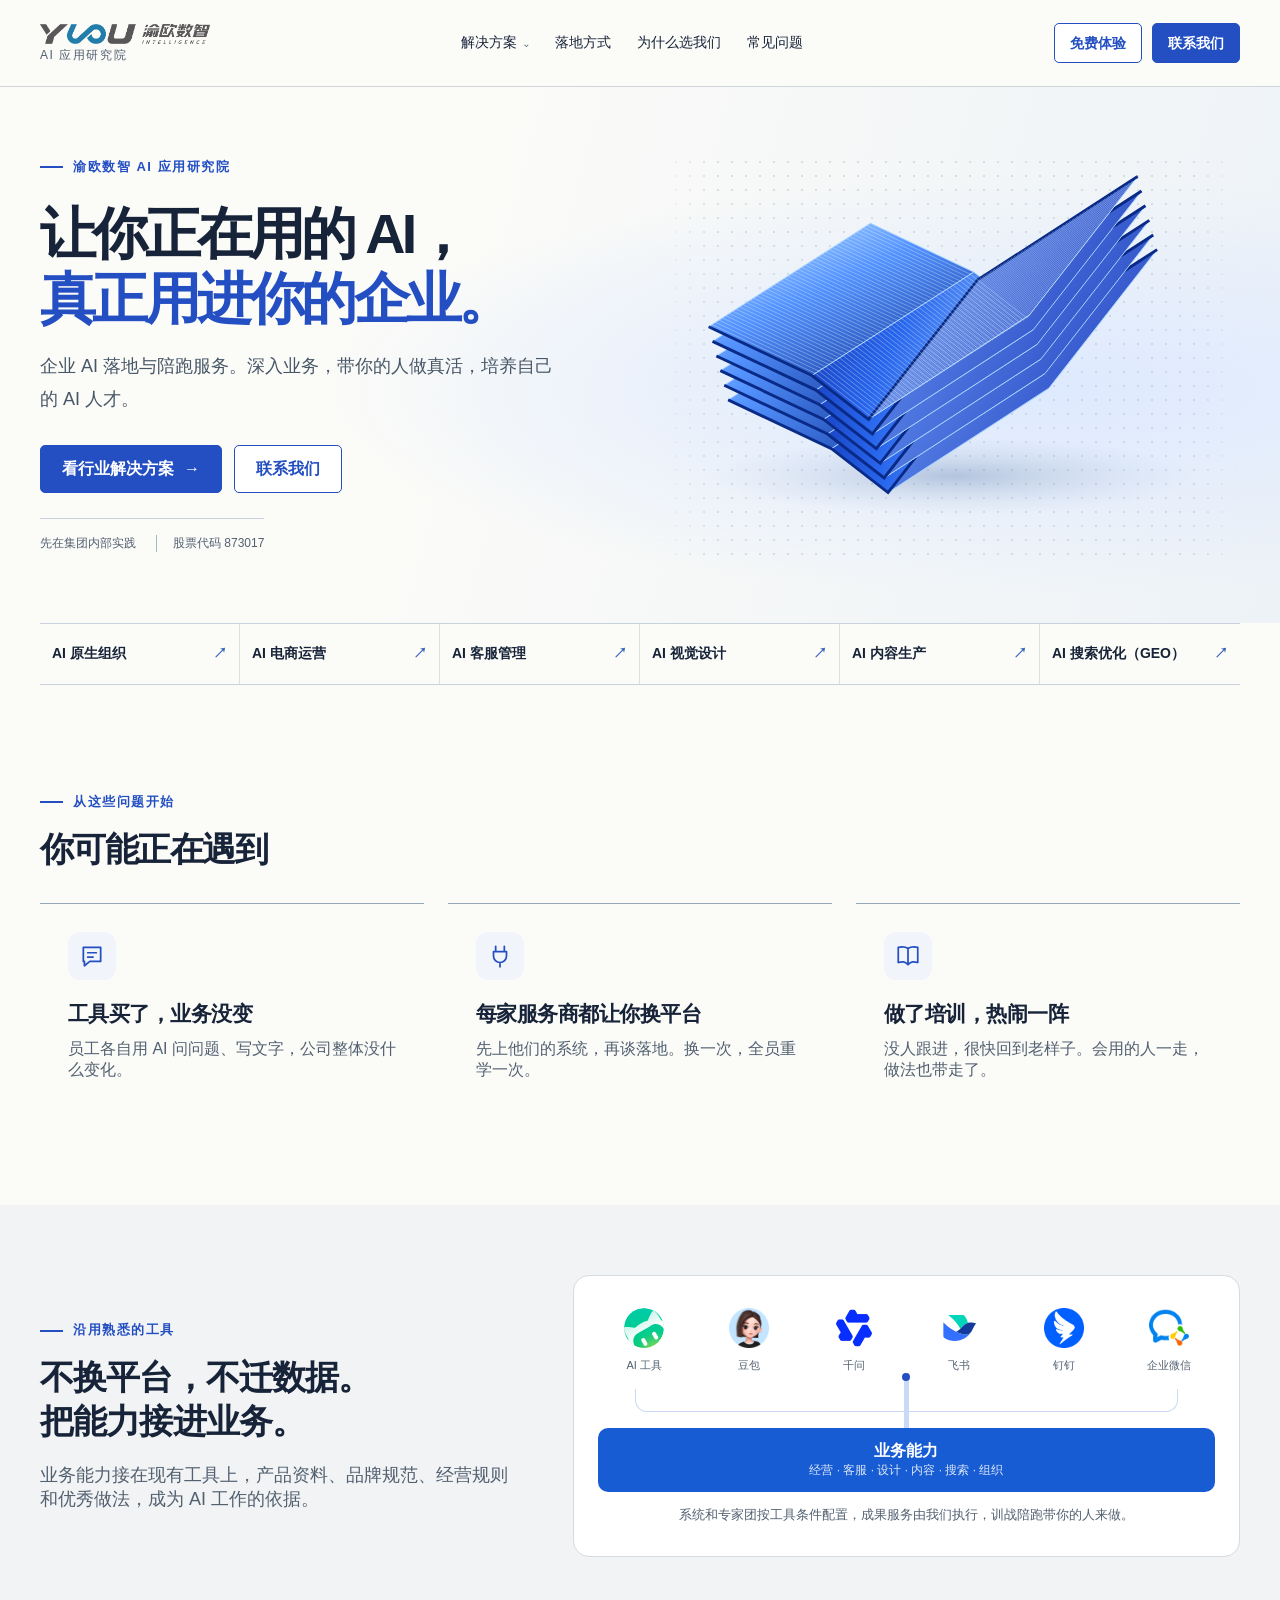
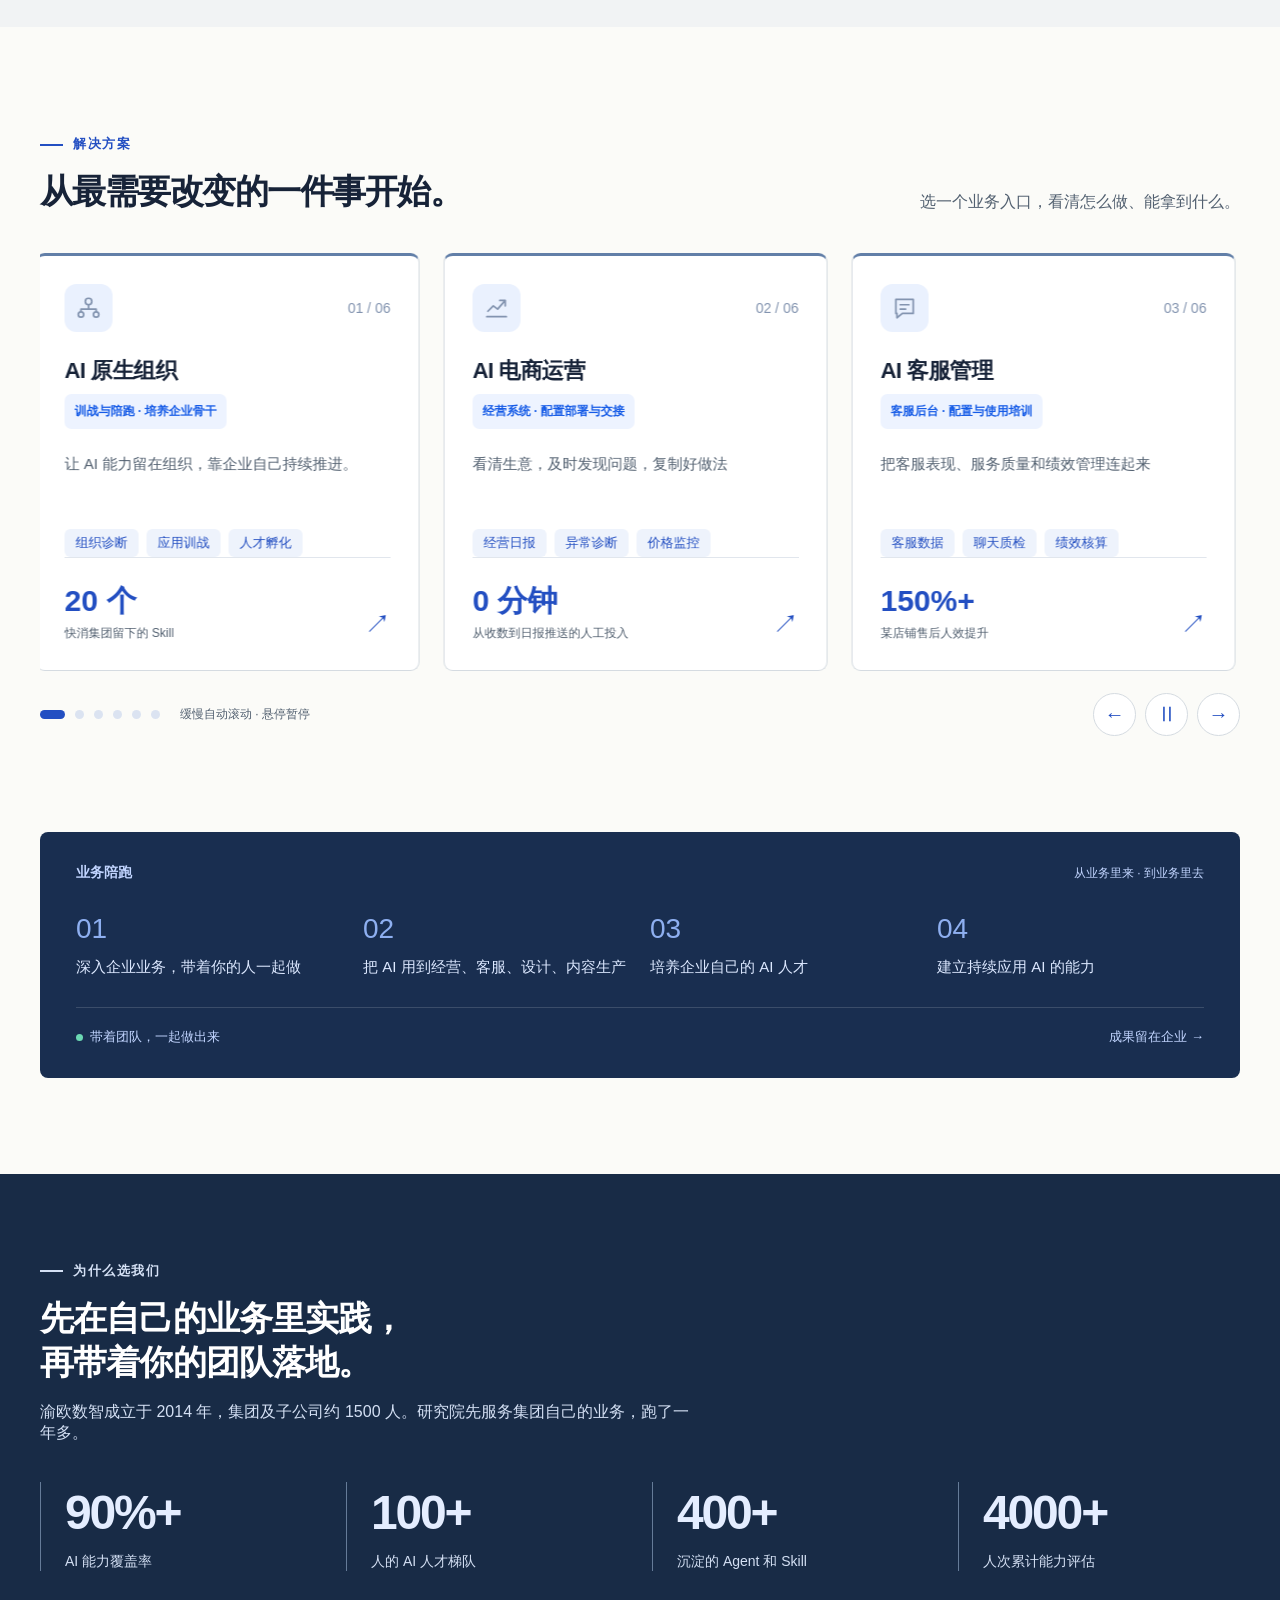
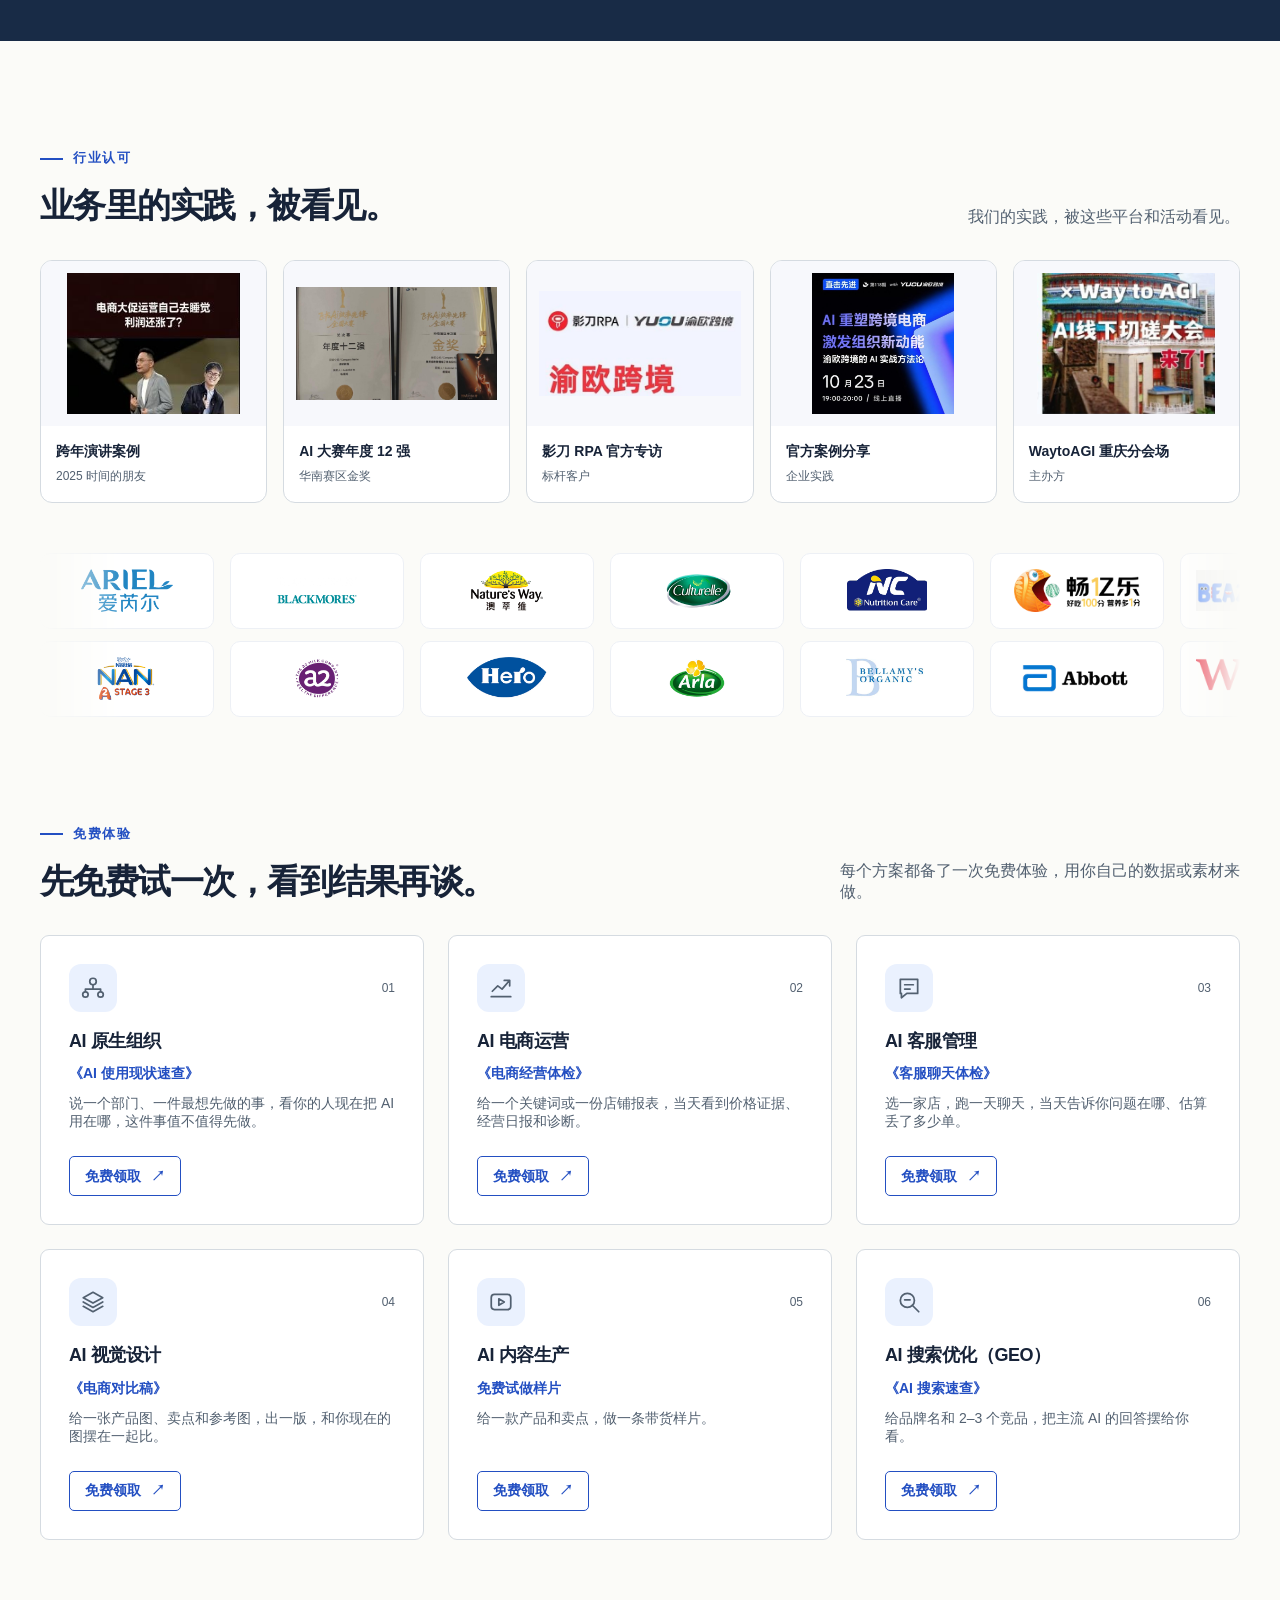
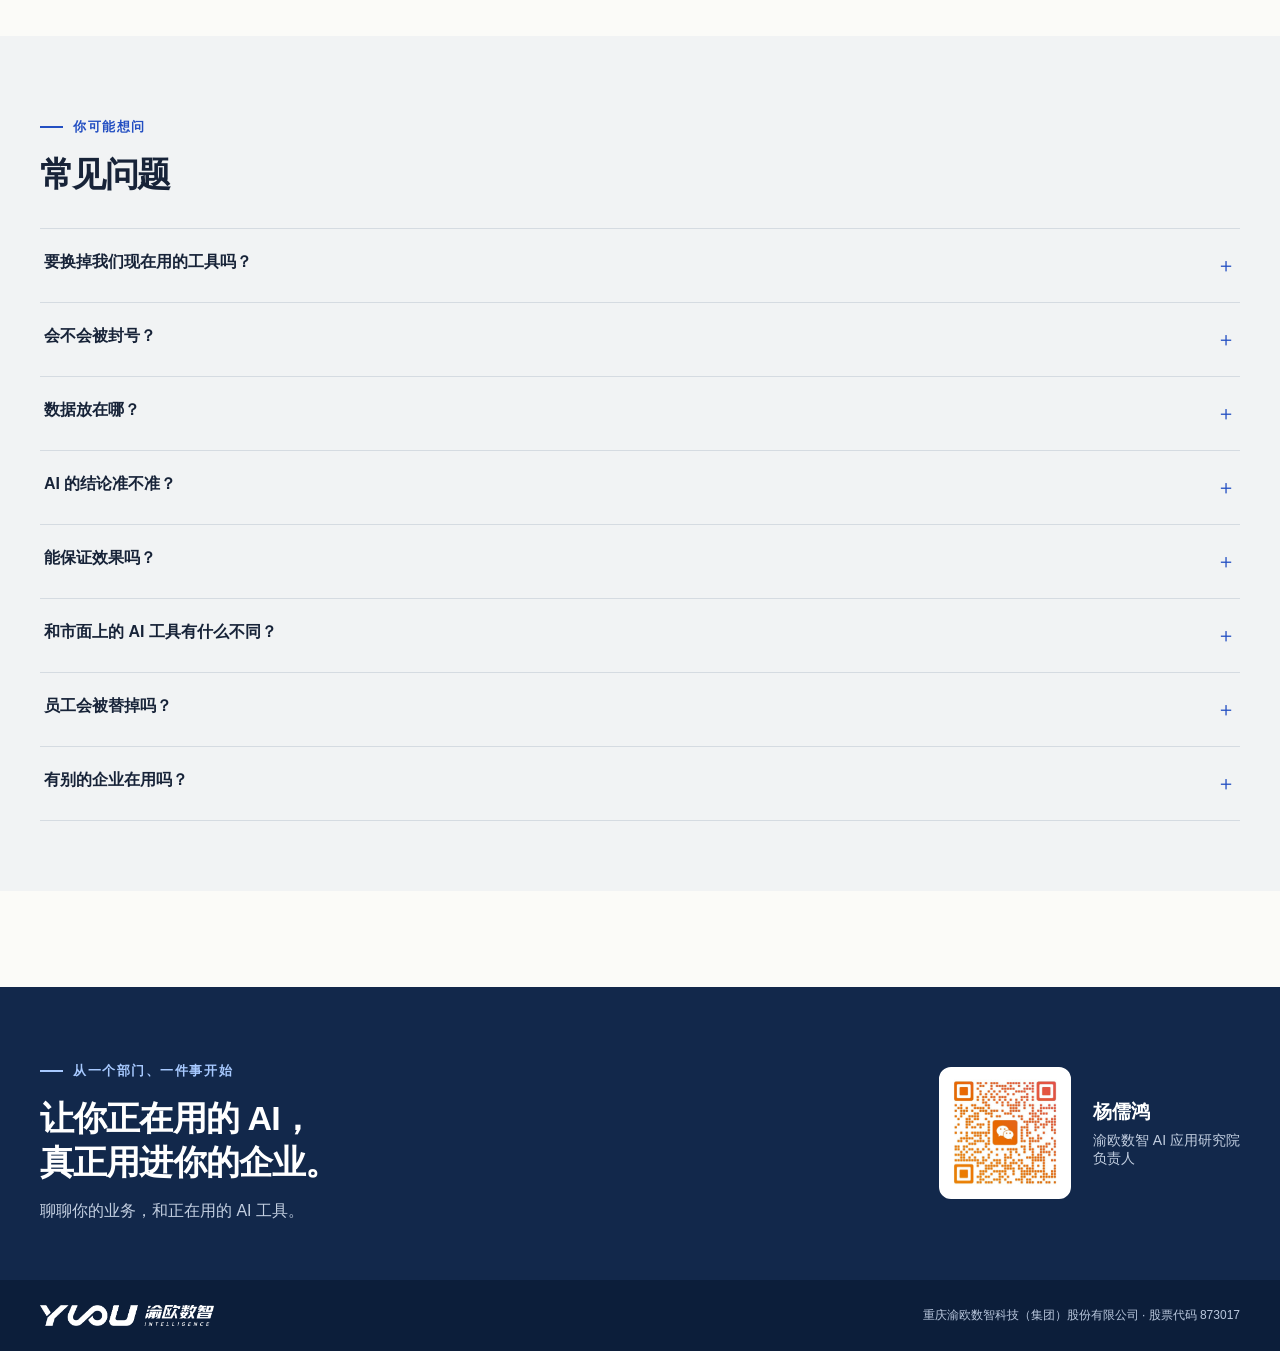
<file: index.html>
<!doctype html>
<html lang="zh-CN"><head><meta charset="utf-8"><meta name="viewport" content="width=device-width, initial-scale=1"><meta name="description" content="企业 AI 落地的 FDE 陪跑服务。经营、客服、设计、内容、搜索与组织，先从一件事开始。"><meta name="color-scheme" content="light"><title>让你正在用的 AI，真正用进你的企业。｜渝欧数智 AI 应用研究院</title><link rel="stylesheet" href="assets/site.css"><script src="assets/site.js" defer=""></script><link rel="stylesheet" href="assets/product-story.css"><link rel="stylesheet" href="assets/研究院.css"></head><body data-page="home"><a class="skip-link" href="#main">跳到正文</a><header class="global-header"><div class="wrap global-nav"><a class="global-brand" href="index.html" aria-label="渝欧数智 AI 应用研究院首页"><img src="assets/home/logo-nav.png" alt="渝欧数智" width="603" height="71"><span>AI 应用研究院</span></a><nav class="global-links" id="global-links" aria-label="主导航"><div class="solution-menu"><button class="solution-toggle" aria-expanded="false" aria-controls="solution-dropdown">解决方案<span class="chevron" aria-hidden="true">⌄</span></button><div class="solution-dropdown" id="solution-dropdown" hidden=""><a href="ai-org.html"><b>AI 原生组织</b><span>让 AI 能力留在组织，靠企业自己持续推进。</span></a><a href="ecommerce.html"><b>AI 电商运营</b><span>看清生意，及时发现问题，复制好做法</span></a><a href="service.html"><b>AI 客服管理</b><span>把客服表现、服务质量和绩效管理连起来</span></a><a href="visual.html"><b>AI 视觉设计</b><span>从一句需求，到视觉成稿与团队协作</span></a><a href="content.html"><b>AI 内容生产</b><span>让小团队持续做出内容</span></a><a href="geo.html"><b>AI 搜索优化（GEO）</b><span>提升品牌在 AI 搜索与回答中的可见度</span></a></div></div><a href="#tools">落地方式</a><a href="#why">为什么选我们</a><a href="#faq">常见问题</a><div class="global-controls mobile-actions"><button class="btn small secondary" data-offer="home">免费体验</button><button class="btn small" data-contact="">联系我们</button></div></nav><div class="global-controls desktop-actions"><button class="btn small secondary" data-offer="home">免费体验</button><button class="btn small" data-contact="">联系我们</button></div><button class="mobile-toggle" aria-expanded="false" aria-controls="global-links" aria-label="打开或关闭导航菜单">☰</button></div></header><main id="main"><section class="hero"><div class="wrap split"><div class="copy"><p class="eyebrow">渝欧数智 AI 应用研究院</p><h1>让你正在用的 AI，<br><span class="accent">真正用进你的企业。</span></h1><p class="sub">企业 AI 落地与陪跑服务。深入业务，带你的人做真活，培养自己的 AI 人才。</p><div class="actions"><a class="btn" href="#solutions">看行业解决方案 <span aria-hidden="true">→</span></a><button class="btn secondary" data-contact="">联系我们</button></div><div class="hero-foot"><span>先在集团内部实践</span><span>股票代码 873017</span></div></div><figure class="fold-art"><img src="assets/home/六层折面.svg" alt="" width="600" height="410"></figure></div></section><nav class="field-index wrap" aria-label="直接查看产品"><a href="ai-org.html">AI 原生组织<span aria-hidden="true">↗</span></a><a href="ecommerce.html">AI 电商运营<span aria-hidden="true">↗</span></a><a href="service.html">AI 客服管理<span aria-hidden="true">↗</span></a><a href="visual.html">AI 视觉设计<span aria-hidden="true">↗</span></a><a href="content.html">AI 内容生产<span aria-hidden="true">↗</span></a><a href="geo.html">AI 搜索优化（GEO）<span aria-hidden="true">↗</span></a></nav><section class="section wrap" id="pain"><div class="section-head"><div><p class="eyebrow">从这些问题开始</p><h2>你可能正在遇到</h2></div></div><div class="grid3"><article class="card pain-card"><span class="icon" aria-hidden="true"><svg viewBox="0 0 24 24"><path d="M4 4h16v13H10l-5 4v-4H4zM8 9h8M8 13h5"></path></svg></span><h3>工具买了，业务没变</h3><p>员工各自用 AI 问问题、写文字，公司整体没什么变化。</p></article><article class="card pain-card"><span class="icon" aria-hidden="true"><svg viewBox="0 0 24 24"><path d="M8 3v5M16 3v5M6 8h12v4a6 6 0 0 1-12 0zM12 18v4"></path></svg></span><h3>每家服务商都让你换平台</h3><p>先上他们的系统，再谈落地。换一次，全员重学一次。</p></article><article class="card pain-card"><span class="icon" aria-hidden="true"><svg viewBox="0 0 24 24"><path d="M12 5v15M3 4c4-1 6-1 9 1 3-2 5-2 9-1v14c-4-1-6-1-9 2-3-3-5-3-9-2z"></path></svg></span><h3>做了培训，热闹一阵</h3><p>没人跟进，很快回到老样子。会用的人一走，做法也带走了。</p></article></div></section><section class="section band" id="tools"><div class="wrap tool-layout"><div><p class="eyebrow">沿用熟悉的工具</p><h2>不换平台，不迁数据。<br>把能力接进业务。</h2><p class="sub">业务能力接在现有工具上，产品资料、品牌规范、经营规则和优秀做法，成为 AI 工作的依据。</p></div><div class="tool-flow"><div class="tools-row"><div class="tool-logo"><img src="assets/home/tools/workbuddy.svg" alt="现有 AI 工具标识"><span>AI 工具</span></div><div class="tool-logo"><img src="assets/home/tools/doubao.png" alt="豆包"><span>豆包</span></div><div class="tool-logo"><img src="assets/home/tools/qianwen.png" alt="千问"><span>千问</span></div><div class="tool-logo"><img src="assets/home/tools/feishu.svg" alt="飞书"><span>飞书</span></div><div class="tool-logo"><img src="assets/home/tools/dingtalk.png" alt="钉钉"><span>钉钉</span></div><div class="tool-logo"><img src="assets/home/tools/wecom.png" alt="企业微信"><span>企业微信</span></div></div><div class="tool-lines" aria-hidden="true"></div><div class="business-node">业务能力<small>经营 · 客服 · 设计 · 内容 · 搜索 · 组织</small></div><p class="note" style="text-align:center;margin-top:14px">系统和专家团按工具条件配置，成果服务由我们执行，训战陪跑带你的人来做。</p></div></div></section><section class="section wrap" id="solutions"><div class="section-head"><div><p class="eyebrow">解决方案</p><h2>从最需要改变的一件事开始。</h2></div><p>选一个业务入口，看清怎么做、能拿到什么。</p></div><div class="carousel" aria-label="六个解决方案轮播" aria-roledescription="轮播"><div class="carousel-window"><div class="carousel-track"><a class="solution-card" href="ai-org.html"><div class="topline"><span class="icon" aria-hidden="true"><svg viewBox="0 0 24 24"><circle cx="12" cy="6" r="3"></circle><circle cx="5" cy="18" r="2.5"></circle><circle cx="19" cy="18" r="2.5"></circle><path d="M12 9v4H5v2M12 13h7v2"></path></svg></span><span>01 / 06</span></div><h3>AI 原生组织</h3><span class="form-badge">训战与陪跑 · 培养企业骨干</span><p>让 AI 能力留在组织，靠企业自己持续推进。</p><div class="chip-row"><span class="pill">组织诊断</span><span class="pill">应用训战</span><span class="pill">人才孵化</span></div><div class="evidence"><div><b>20 个</b><small>快消集团留下的 Skill</small></div><span class="arrow" aria-hidden="true">↗</span></div></a><a class="solution-card" href="ecommerce.html"><div class="topline"><span class="icon" aria-hidden="true"><svg viewBox="0 0 24 24"><path d="M3 20h18M4 15l5-5 4 3 7-8M15 5h5v5"></path></svg></span><span>02 / 06</span></div><h3>AI 电商运营</h3><span class="form-badge">经营系统 · 配置部署与交接</span><p>看清生意，及时发现问题，复制好做法</p><div class="chip-row"><span class="pill">经营日报</span><span class="pill">异常诊断</span><span class="pill">价格监控</span></div><div class="evidence"><div><b>0 分钟</b><small>从收数到日报推送的人工投入</small></div><span class="arrow" aria-hidden="true">↗</span></div></a><a class="solution-card" href="service.html"><div class="topline"><span class="icon" aria-hidden="true"><svg viewBox="0 0 24 24"><path d="M4 4h16v13H10l-5 4v-4H4zM8 9h8M8 13h5"></path></svg></span><span>03 / 06</span></div><h3>AI 客服管理</h3><span class="form-badge">客服后台 · 配置与使用培训</span><p>把客服表现、服务质量和绩效管理连起来</p><div class="chip-row"><span class="pill">客服数据</span><span class="pill">聊天质检</span><span class="pill">绩效核算</span></div><div class="evidence"><div><b>150%+</b><small>某店铺售后人效提升</small></div><span class="arrow" aria-hidden="true">↗</span></div></a><a class="solution-card" href="visual.html"><div class="topline"><span class="icon" aria-hidden="true"><svg viewBox="0 0 24 24"><path d="m12 3 9 5-9 5-9-5zM3 12l9 5 9-5M3 16l9 5 9-5"></path></svg></span><span>04 / 06</span></div><h3>AI 视觉设计</h3><span class="form-badge">作图工具 · 也可直接交成品</span><p>从一句需求，到视觉成稿与团队协作</p><div class="chip-row"><span class="pill">主图海报</span><span class="pill">详情页</span><span class="pill">设计协作</span></div><div class="evidence"><div><b>400%+</b><small>设计人效提升</small></div><span class="arrow" aria-hidden="true">↗</span></div></a><a class="solution-card" href="content.html"><div class="topline"><span class="icon" aria-hidden="true"><svg viewBox="0 0 24 24"><rect x="3" y="5" width="18" height="14" rx="3"></rect><path d="m10 9 5 3-5 3z"></path></svg></span><span>05 / 06</span></div><h3>AI 内容生产</h3><span class="form-badge">AI 专家团 · 也可直接交片</span><p>让小团队持续做出内容</p><div class="chip-row"><span class="pill">账号定位</span><span class="pill">视频制作</span><span class="pill">数据复盘</span></div><div class="evidence"><div><b>1 人</b><small>完成 3–5 分钟品牌短片</small></div><span class="arrow" aria-hidden="true">↗</span></div></a><a class="solution-card" href="geo.html"><div class="topline"><span class="icon" aria-hidden="true"><svg viewBox="0 0 24 24"><circle cx="10.5" cy="10.5" r="6.5"></circle><path d="m15 15 6 6M8 10h5"></path></svg></span><span>06 / 06</span></div><h3>AI 搜索优化（GEO）</h3><span class="form-badge">优化服务 · 我们执行，你看成果</span><p>提升品牌在 AI 搜索与回答中的可见度</p><div class="chip-row"><span class="pill">搜索诊断</span><span class="pill">品牌信息</span><span class="pill">内容表达</span></div><div class="evidence"><div><b>72%</b><small>渝欧数智品牌露出率</small></div><span class="arrow" aria-hidden="true">↗</span></div></a></div></div><div class="carousel-bottom"><div class="carousel-dots"><button aria-label="切换到AI 原生组织" aria-current="true"></button><button aria-label="切换到AI 电商运营" aria-current="false"></button><button aria-label="切换到AI 客服管理" aria-current="false"></button><button aria-label="切换到AI 视觉设计" aria-current="false"></button><button aria-label="切换到AI 内容生产" aria-current="false"></button><button aria-label="切换到AI 搜索优化（GEO）" aria-current="false"></button></div><span class="carousel-status">缓慢自动滚动 · 悬停暂停</span><div class="carousel-controls"><button class="icon-btn" data-prev="" aria-label="上一个方案">←</button><button class="icon-btn" data-pause="" aria-label="暂停自动轮播" aria-pressed="false">Ⅱ</button><button class="icon-btn" data-next="" aria-label="下一个方案">→</button></div></div></div></section><section class="wrap field-process" aria-label="业务陪跑"><div class="media fde"><div class="panel-title">业务陪跑<small>从业务里来 · 到业务里去</small></div><div class="fde-step" style="--i:0"><b>01</b><span>深入企业业务，带着你的人一起做</span></div><div class="fde-step" style="--i:1"><b>02</b><span>把 AI 用到经营、客服、设计、内容生产</span></div><div class="fde-step" style="--i:2"><b>03</b><span>培养企业自己的 AI 人才</span></div><div class="fde-step" style="--i:3"><b>04</b><span>建立持续应用 AI 的能力</span></div><div class="fde-footer"><span><i class="status-dot"></i>带着团队，一起做出来</span><span>成果留在企业 →</span></div></div></section><section class="section band" id="why"><div class="wrap"><div class="why-copy"><p class="eyebrow">为什么选我们</p><h2>先在自己的业务里实践，<br>再带着你的团队落地。</h2><p>渝欧数智成立于 2014 年，集团及子公司约 1500 人。研究院先服务集团自己的业务，跑了一年多。</p></div><div class="stats"><div class="stat"><b data-count="90" data-suffix="%+">90%+</b><span>AI 能力覆盖率</span></div><div class="stat"><b data-count="100" data-suffix="+">100+</b><span>人的 AI 人才梯队</span></div><div class="stat"><b data-count="400" data-suffix="+">400+</b><span>沉淀的 Agent 和 Skill</span></div><div class="stat"><b data-count="4000" data-suffix="+">4000+</b><span>人次累计能力评估</span></div></div></div></section><section class="section wrap" id="recognition"><div class="section-head"><div><p class="eyebrow">行业认可</p><h2>业务里的实践，被看见。</h2></div><p>我们的实践，被这些平台和活动看见。</p></div><div class="honors"><figure class="honor"><div class="honor-img"><img src="assets/home/honor-1-safe.jpg" alt="跨年演讲案例"></div><figcaption>跨年演讲案例<small>2025 时间的朋友</small></figcaption></figure><figure class="honor"><div class="honor-img"><img src="assets/home/honor-2-飞书AI大赛.jpg" alt="AI 大赛年度 12 强"></div><figcaption>AI 大赛年度 12 强<small>华南赛区金奖</small></figcaption></figure><figure class="honor"><div class="honor-img"><img src="assets/home/honor-3-safe.jpg" alt="影刀 RPA 官方专访"></div><figcaption>影刀 RPA 官方专访<small>标杆客户</small></figcaption></figure><figure class="honor"><div class="honor-img"><img src="assets/home/honor-4-safe.jpg" alt="官方案例分享"></div><figcaption>官方案例分享<small>企业实践</small></figcaption></figure><figure class="honor"><div class="honor-img"><img src="assets/home/honor-5-safe.jpg" alt="WaytoAGI 重庆分会场"></div><figcaption>WaytoAGI 重庆分会场<small>主办方</small></figcaption></figure></div><div class="brand-wall" aria-label="合作品牌"><div class="brand-row "><div class="brand-group"><span class="brand-item"><img src="assets/home/brands/health-01.webp" alt="合作品牌"></span><span class="brand-item"><img src="assets/home/brands/health-03.webp" alt="合作品牌"></span><span class="brand-item"><img src="assets/home/brands/health-05.webp" alt="合作品牌"></span><span class="brand-item"><img src="assets/home/brands/health-06.webp" alt="合作品牌"></span><span class="brand-item"><img src="assets/home/brands/health-10.webp" alt="合作品牌"></span><span class="brand-item"><img src="assets/home/brands/health-26.webp" alt="合作品牌"></span><span class="brand-item"><img src="assets/home/brands/health-29.webp" alt="合作品牌"></span><span class="brand-item"><img src="assets/home/brands/health-30.webp" alt="合作品牌"></span><span class="brand-item"><img src="assets/home/brands/milk-02.webp" alt="合作品牌"></span><span class="brand-item"><img src="assets/home/brands/milk-03.webp" alt="合作品牌"></span><span class="brand-item"><img src="assets/home/brands/milk-11.webp" alt="合作品牌"></span><span class="brand-item"><img src="assets/home/brands/milk-15.webp" alt="合作品牌"></span><span class="brand-item"><img src="assets/home/brands/milk-16.webp" alt="合作品牌"></span><span class="brand-item"><img src="assets/home/brands/milk-17.webp" alt="合作品牌"></span><span class="brand-item"><img src="assets/home/brands/milk-18.webp" alt="合作品牌"></span><span class="brand-item"><img src="assets/home/brands/milk-19.webp" alt="合作品牌"></span><span class="brand-item"><img src="assets/home/brands/milk-20.webp" alt="合作品牌"></span><span class="brand-item"><img src="assets/home/brands/milk-21.webp" alt="合作品牌"></span></div><div class="brand-group" aria-hidden="true"><span class="brand-item"><img src="assets/home/brands/health-01.webp" alt="合作品牌"></span><span class="brand-item"><img src="assets/home/brands/health-03.webp" alt="合作品牌"></span><span class="brand-item"><img src="assets/home/brands/health-05.webp" alt="合作品牌"></span><span class="brand-item"><img src="assets/home/brands/health-06.webp" alt="合作品牌"></span><span class="brand-item"><img src="assets/home/brands/health-10.webp" alt="合作品牌"></span><span class="brand-item"><img src="assets/home/brands/health-26.webp" alt="合作品牌"></span><span class="brand-item"><img src="assets/home/brands/health-29.webp" alt="合作品牌"></span><span class="brand-item"><img src="assets/home/brands/health-30.webp" alt="合作品牌"></span><span class="brand-item"><img src="assets/home/brands/milk-02.webp" alt="合作品牌"></span><span class="brand-item"><img src="assets/home/brands/milk-03.webp" alt="合作品牌"></span><span class="brand-item"><img src="assets/home/brands/milk-11.webp" alt="合作品牌"></span><span class="brand-item"><img src="assets/home/brands/milk-15.webp" alt="合作品牌"></span><span class="brand-item"><img src="assets/home/brands/milk-16.webp" alt="合作品牌"></span><span class="brand-item"><img src="assets/home/brands/milk-17.webp" alt="合作品牌"></span><span class="brand-item"><img src="assets/home/brands/milk-18.webp" alt="合作品牌"></span><span class="brand-item"><img src="assets/home/brands/milk-19.webp" alt="合作品牌"></span><span class="brand-item"><img src="assets/home/brands/milk-20.webp" alt="合作品牌"></span><span class="brand-item"><img src="assets/home/brands/milk-21.webp" alt="合作品牌"></span></div></div><div class="brand-row reverse"><div class="brand-group"><span class="brand-item"><img src="assets/home/brands/milk-22.webp" alt="合作品牌"></span><span class="brand-item"><img src="assets/home/brands/milk-27.webp" alt="合作品牌"></span><span class="brand-item"><img src="assets/home/brands/milk-29.webp" alt="合作品牌"></span><span class="brand-item"><img src="assets/home/brands/milk-31.webp" alt="合作品牌"></span><span class="brand-item"><img src="assets/home/brands/milk-32.webp" alt="合作品牌"></span><span class="brand-item"><img src="assets/home/brands/milk-33.webp" alt="合作品牌"></span><span class="brand-item"><img src="assets/home/brands/milk-35.webp" alt="合作品牌"></span><span class="brand-item"><img src="assets/home/brands/milk-36.webp" alt="合作品牌"></span><span class="brand-item"><img src="assets/home/brands/milk-37.webp" alt="合作品牌"></span><span class="brand-item"><img src="assets/home/brands/milk-38.webp" alt="合作品牌"></span><span class="brand-item"><img src="assets/home/brands/milk-39.webp" alt="合作品牌"></span><span class="brand-item"><img src="assets/home/brands/milk-40.webp" alt="合作品牌"></span><span class="brand-item"><img src="assets/home/brands/milk-42.webp" alt="合作品牌"></span><span class="brand-item"><img src="assets/home/brands/milk-43.webp" alt="合作品牌"></span><span class="brand-item"><img src="assets/home/brands/milk-44.webp" alt="合作品牌"></span><span class="brand-item"><img src="assets/home/brands/milk-45.webp" alt="合作品牌"></span><span class="brand-item"><img src="assets/home/brands/milk-46.webp" alt="合作品牌"></span><span class="brand-item"><img src="assets/home/brands/milk-47.webp" alt="合作品牌"></span></div><div class="brand-group" aria-hidden="true"><span class="brand-item"><img src="assets/home/brands/milk-22.webp" alt="合作品牌"></span><span class="brand-item"><img src="assets/home/brands/milk-27.webp" alt="合作品牌"></span><span class="brand-item"><img src="assets/home/brands/milk-29.webp" alt="合作品牌"></span><span class="brand-item"><img src="assets/home/brands/milk-31.webp" alt="合作品牌"></span><span class="brand-item"><img src="assets/home/brands/milk-32.webp" alt="合作品牌"></span><span class="brand-item"><img src="assets/home/brands/milk-33.webp" alt="合作品牌"></span><span class="brand-item"><img src="assets/home/brands/milk-35.webp" alt="合作品牌"></span><span class="brand-item"><img src="assets/home/brands/milk-36.webp" alt="合作品牌"></span><span class="brand-item"><img src="assets/home/brands/milk-37.webp" alt="合作品牌"></span><span class="brand-item"><img src="assets/home/brands/milk-38.webp" alt="合作品牌"></span><span class="brand-item"><img src="assets/home/brands/milk-39.webp" alt="合作品牌"></span><span class="brand-item"><img src="assets/home/brands/milk-40.webp" alt="合作品牌"></span><span class="brand-item"><img src="assets/home/brands/milk-42.webp" alt="合作品牌"></span><span class="brand-item"><img src="assets/home/brands/milk-43.webp" alt="合作品牌"></span><span class="brand-item"><img src="assets/home/brands/milk-44.webp" alt="合作品牌"></span><span class="brand-item"><img src="assets/home/brands/milk-45.webp" alt="合作品牌"></span><span class="brand-item"><img src="assets/home/brands/milk-46.webp" alt="合作品牌"></span><span class="brand-item"><img src="assets/home/brands/milk-47.webp" alt="合作品牌"></span></div></div></div></section><section class="section wrap" id="start"><div class="section-head"><div><p class="eyebrow">免费体验</p><h2>先免费试一次，看到结果再谈。</h2></div><p>每个方案都备了一次免费体验，用你自己的数据或素材来做。</p></div><div class="grid3"><article class="card free-card"><div class="free-top"><span class="icon" aria-hidden="true"><svg viewBox="0 0 24 24"><circle cx="12" cy="6" r="3"></circle><circle cx="5" cy="18" r="2.5"></circle><circle cx="19" cy="18" r="2.5"></circle><path d="M12 9v4H5v2M12 13h7v2"></path></svg></span><span>01</span></div><h3>AI 原生组织</h3><p class="offer-name">《AI 使用现状速查》</p><p class="offer-copy">说一个部门、一件最想先做的事，看你的人现在把 AI 用在哪，这件事值不值得先做。</p><button class="btn secondary small" data-offer="ai-org">免费领取 <span aria-hidden="true">↗</span></button></article><article class="card free-card"><div class="free-top"><span class="icon" aria-hidden="true"><svg viewBox="0 0 24 24"><path d="M3 20h18M4 15l5-5 4 3 7-8M15 5h5v5"></path></svg></span><span>02</span></div><h3>AI 电商运营</h3><p class="offer-name">《电商经营体检》</p><p class="offer-copy">给一个关键词或一份店铺报表，当天看到价格证据、经营日报和诊断。</p><button class="btn secondary small" data-offer="ecommerce">免费领取 <span aria-hidden="true">↗</span></button></article><article class="card free-card"><div class="free-top"><span class="icon" aria-hidden="true"><svg viewBox="0 0 24 24"><path d="M4 4h16v13H10l-5 4v-4H4zM8 9h8M8 13h5"></path></svg></span><span>03</span></div><h3>AI 客服管理</h3><p class="offer-name">《客服聊天体检》</p><p class="offer-copy">选一家店，跑一天聊天，当天告诉你问题在哪、估算丢了多少单。</p><button class="btn secondary small" data-offer="service">免费领取 <span aria-hidden="true">↗</span></button></article><article class="card free-card"><div class="free-top"><span class="icon" aria-hidden="true"><svg viewBox="0 0 24 24"><path d="m12 3 9 5-9 5-9-5zM3 12l9 5 9-5M3 16l9 5 9-5"></path></svg></span><span>04</span></div><h3>AI 视觉设计</h3><p class="offer-name">《电商对比稿》</p><p class="offer-copy">给一张产品图、卖点和参考图，出一版，和你现在的图摆在一起比。</p><button class="btn secondary small" data-offer="visual">免费领取 <span aria-hidden="true">↗</span></button></article><article class="card free-card"><div class="free-top"><span class="icon" aria-hidden="true"><svg viewBox="0 0 24 24"><rect x="3" y="5" width="18" height="14" rx="3"></rect><path d="m10 9 5 3-5 3z"></path></svg></span><span>05</span></div><h3>AI 内容生产</h3><p class="offer-name">免费试做样片</p><p class="offer-copy">给一款产品和卖点，做一条带货样片。</p><button class="btn secondary small" data-offer="content">免费领取 <span aria-hidden="true">↗</span></button></article><article class="card free-card"><div class="free-top"><span class="icon" aria-hidden="true"><svg viewBox="0 0 24 24"><circle cx="10.5" cy="10.5" r="6.5"></circle><path d="m15 15 6 6M8 10h5"></path></svg></span><span>06</span></div><h3>AI 搜索优化（GEO）</h3><p class="offer-name">《AI 搜索速查》</p><p class="offer-copy">给品牌名和 2–3 个竞品，把主流 AI 的回答摆给你看。</p><button class="btn secondary small" data-offer="geo">免费领取 <span aria-hidden="true">↗</span></button></article></div></section><section class="section band" id="faq"><div class="wrap"><div class="section-head"><div><p class="eyebrow">你可能想问</p><h2>常见问题</h2></div></div><div class="faq-list"><details><summary>要换掉我们现在用的工具吗？</summary><p>先看你选哪种方案：系统和专家团按现有工具条件配置，后台系统有自己的管理入口；只要成果的服务由我们执行，你收报告或成品。训战陪跑则带你的人把工作方法用起来。开始前会确认工具与数据接入条件。</p></details><details><summary>会不会被封号？</summary><p>不走破解接口。用你自己的店铺账号，像运营一样登录后台看数据，集团多个品牌、多个平台的店铺每天都在这样跑。</p></details><details><summary>数据放在哪？</summary><p>每家企业的数据单独存放，成果和数据都归你，我们不带走。</p></details><details><summary>AI 的结论准不准？</summary><p>数字按规则算，结果稳定；判断按你自己的标准来定，每条结论都能回到原始记录核对，关键决定由人拍板。</p></details><details><summary>能保证效果吗？</summary><p>不承诺 ROI、爆款或排名。我们给的是看得见、能核对的过程和结果。</p></details><details><summary>和市面上的 AI 工具有什么不同？</summary><p>通用工具卖的是平台，接不住你自己的规则。我们按你现在的工具和规则改好、装好、教会，带着你的人做出能用的东西。</p></details><details><summary>员工会被替掉吗？</summary><p>少的是下报表、整理数据这类重复活，人腾出来盯生意。</p></details><details><summary>有别的企业在用吗？</summary><p>这些方案都先用在渝欧集团自己的业务上，每天在跑。想看效果，每个方案都能先免费试一次。</p></details></div></div></section><section class="contact-section" id="contact"><div class="wrap contact-inner"><div><p class="eyebrow">从一个部门、一件事开始</p><h2>让你正在用的 AI，<br>真正用进你的企业。</h2><p>聊聊你的业务，和正在用的 AI 工具。</p></div><div class="contact-person"><img src="assets/ai-org/联系二维码_官网现用.jpg" width="240" height="240" alt="杨儒鸿联系二维码"><div><strong>杨儒鸿</strong><span>渝欧数智 AI 应用研究院</span><span>负责人</span></div></div></div></section></main><footer class="global-footer"><div class="wrap"><a href="index.html"><img src="assets/home/logo-footer.png" alt="渝欧数智" width="603" height="71"></a><span>重庆渝欧数智科技（集团）股份有限公司 · 股票代码 873017</span></div></footer><dialog class="contact-dialog" aria-labelledby="dialog-title" aria-describedby="dialog-offer"><button class="dialog-close" aria-label="关闭弹窗">×</button><p class="eyebrow">先免费试一次</p><h2 id="dialog-title">免费第一步</h2><p class="dialog-offer" id="dialog-offer"></p><div class="dialog-label">你提供</div><p data-give=""></p><div class="dialog-label">你拿到</div><p data-get=""></p><img class="dialog-qr" src="assets/ai-org/联系二维码_官网现用.jpg" alt="杨儒鸿联系二维码"><p class="dialog-sign"><strong>杨儒鸿</strong>渝欧数智 AI 应用研究院 负责人</p><p class="dialog-note">扫码后，告诉我们你想体验的方案。</p></dialog></body></html>
</file>
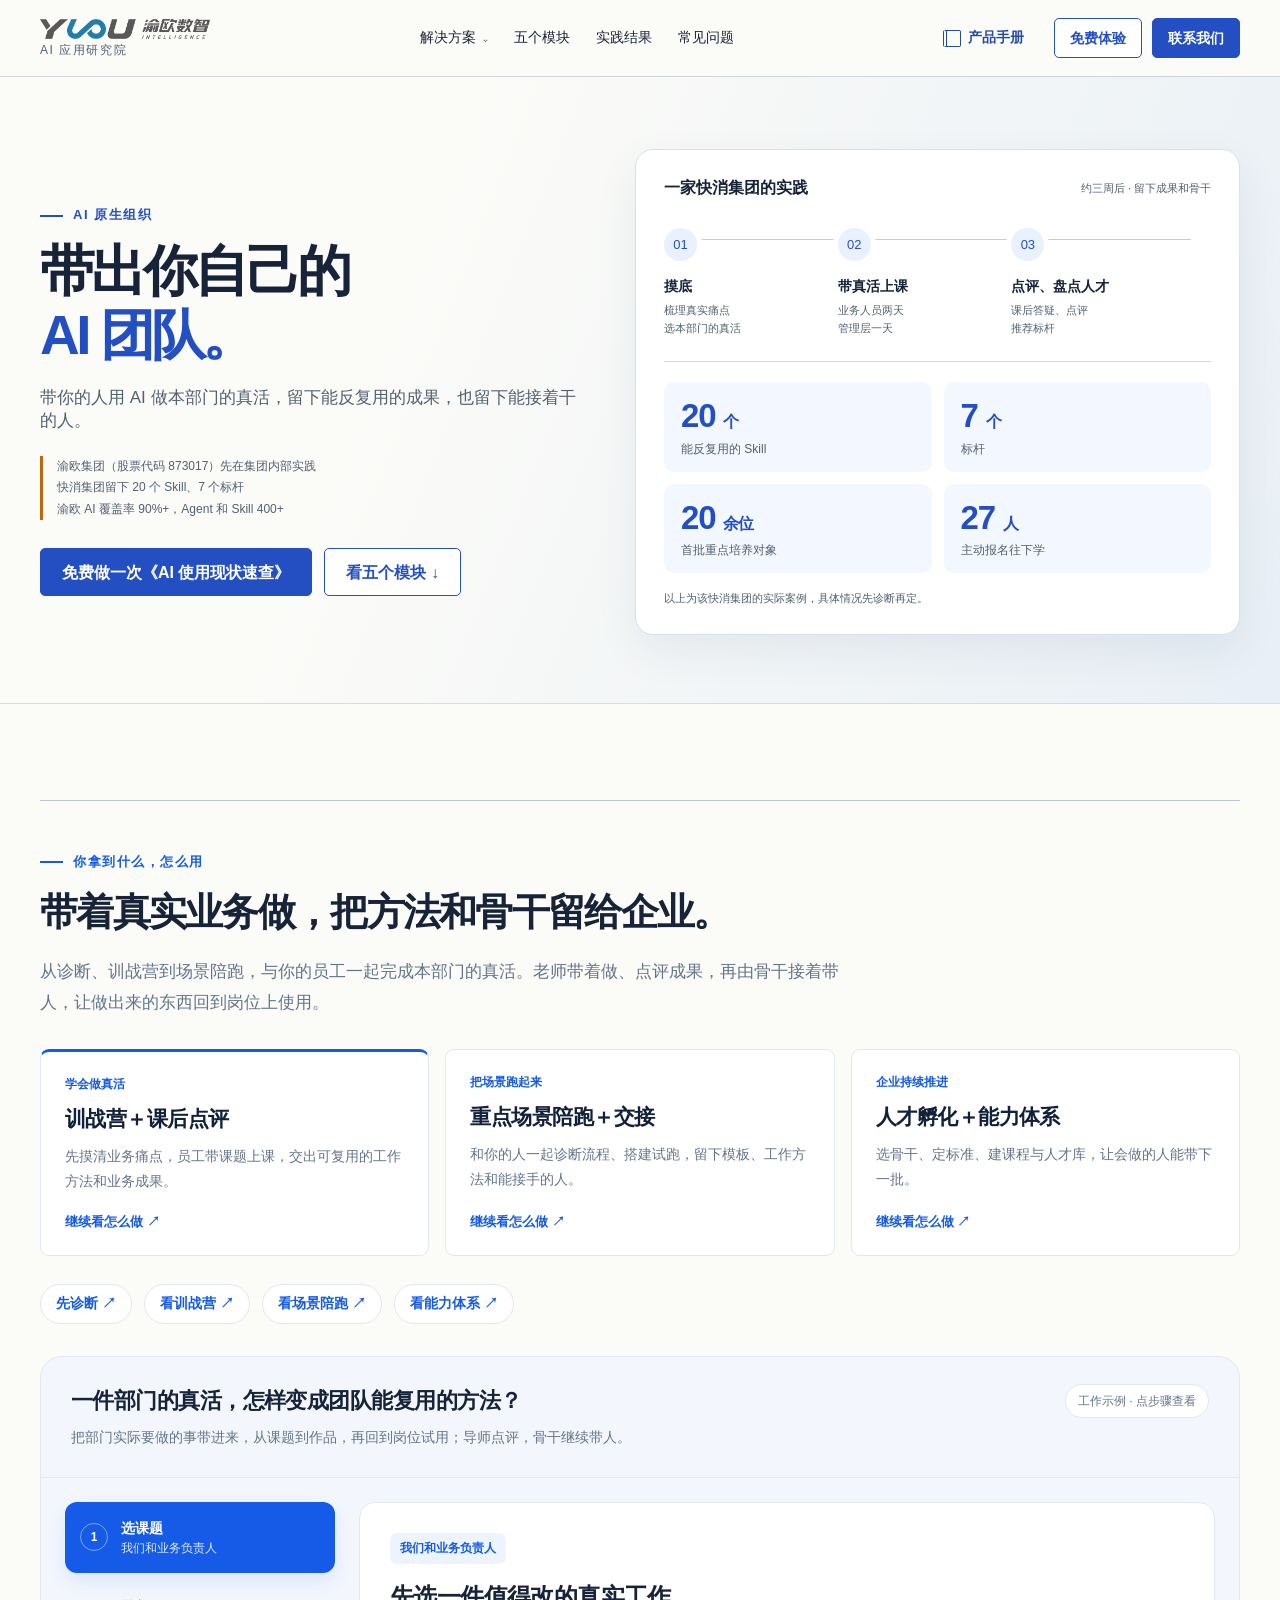
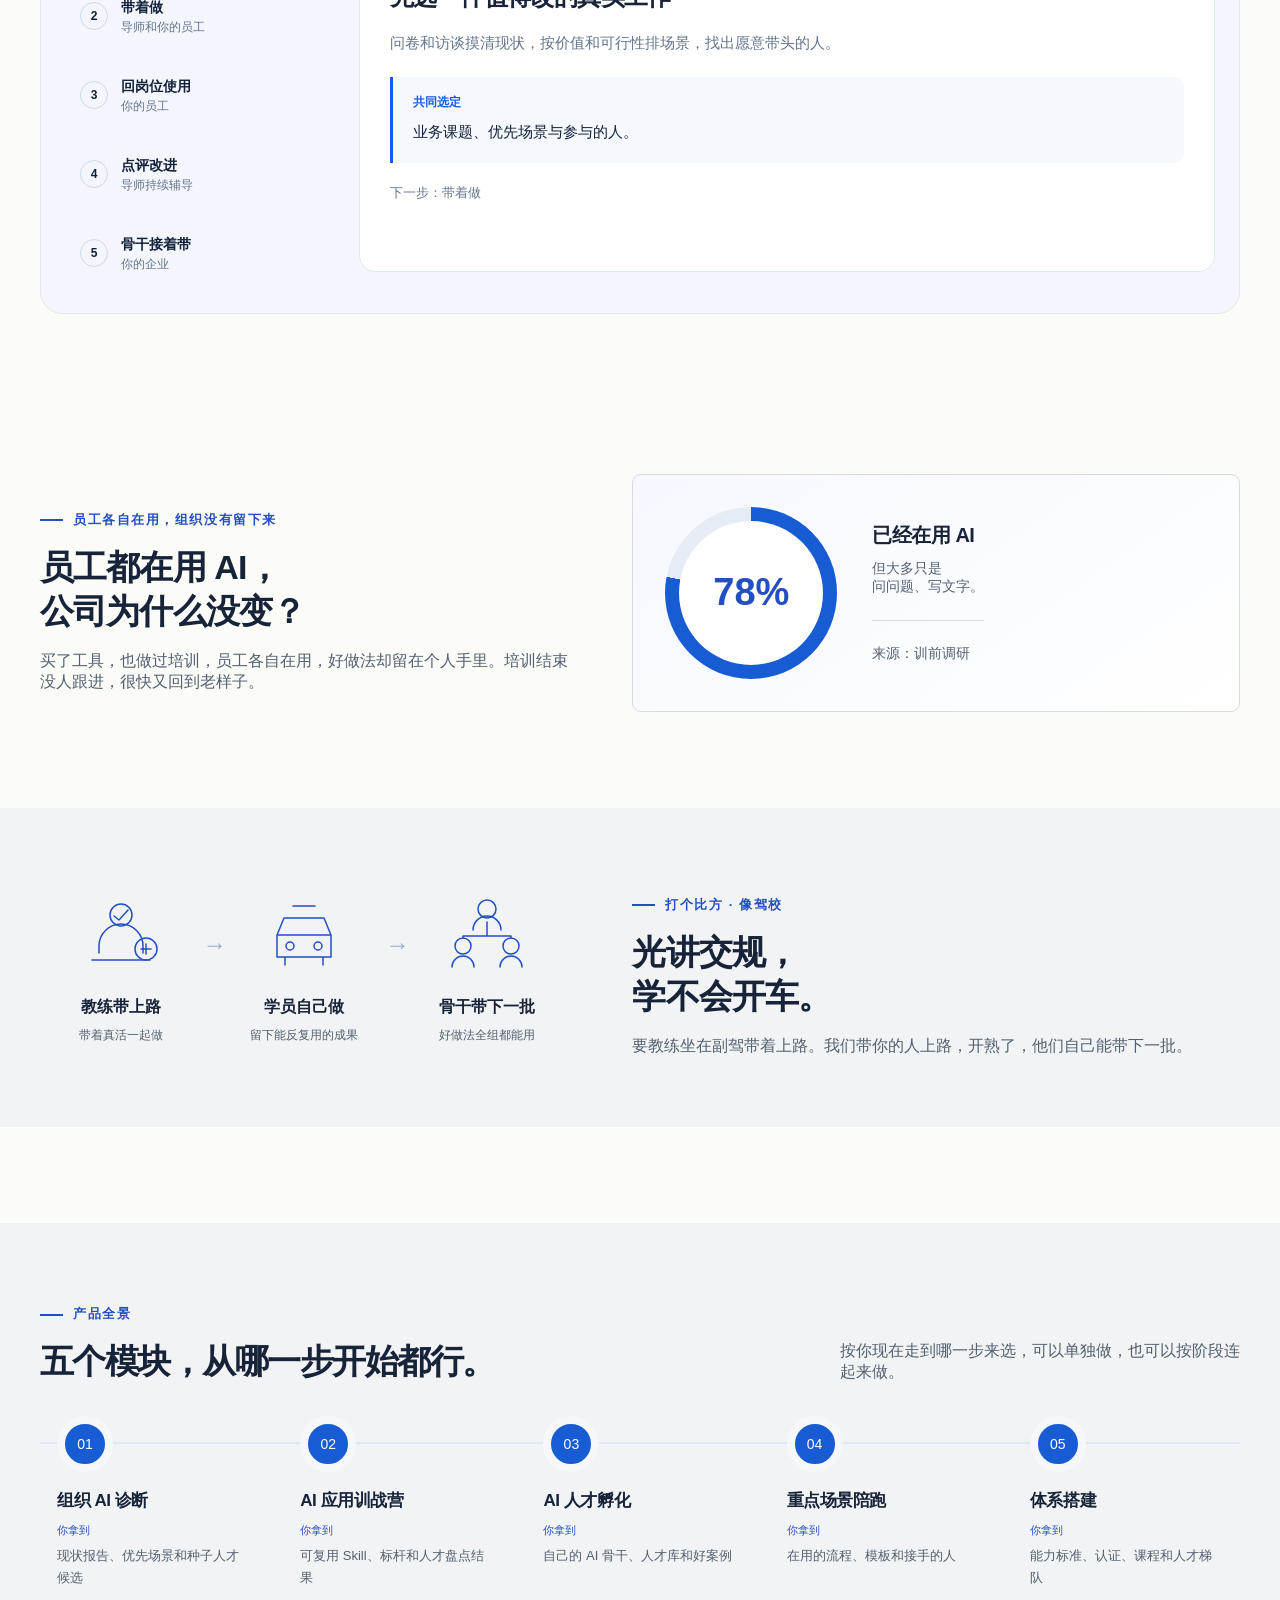
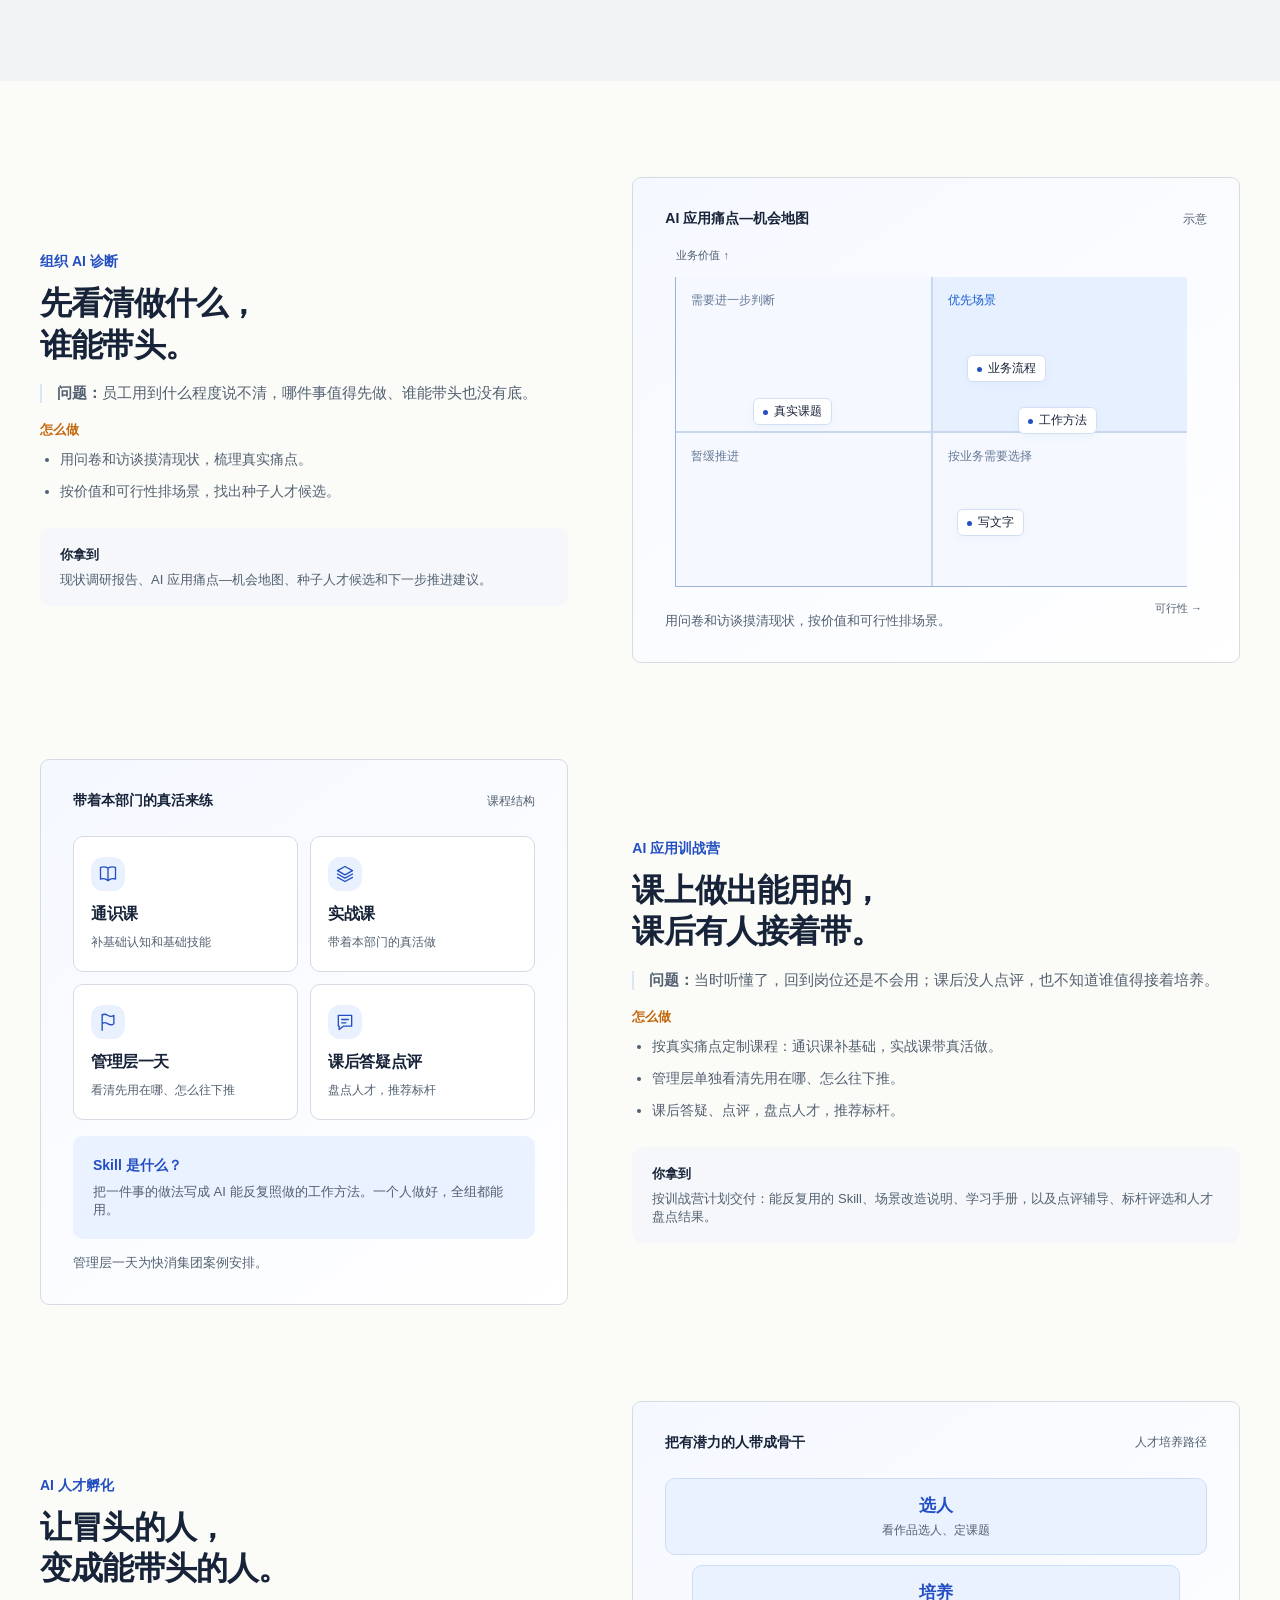
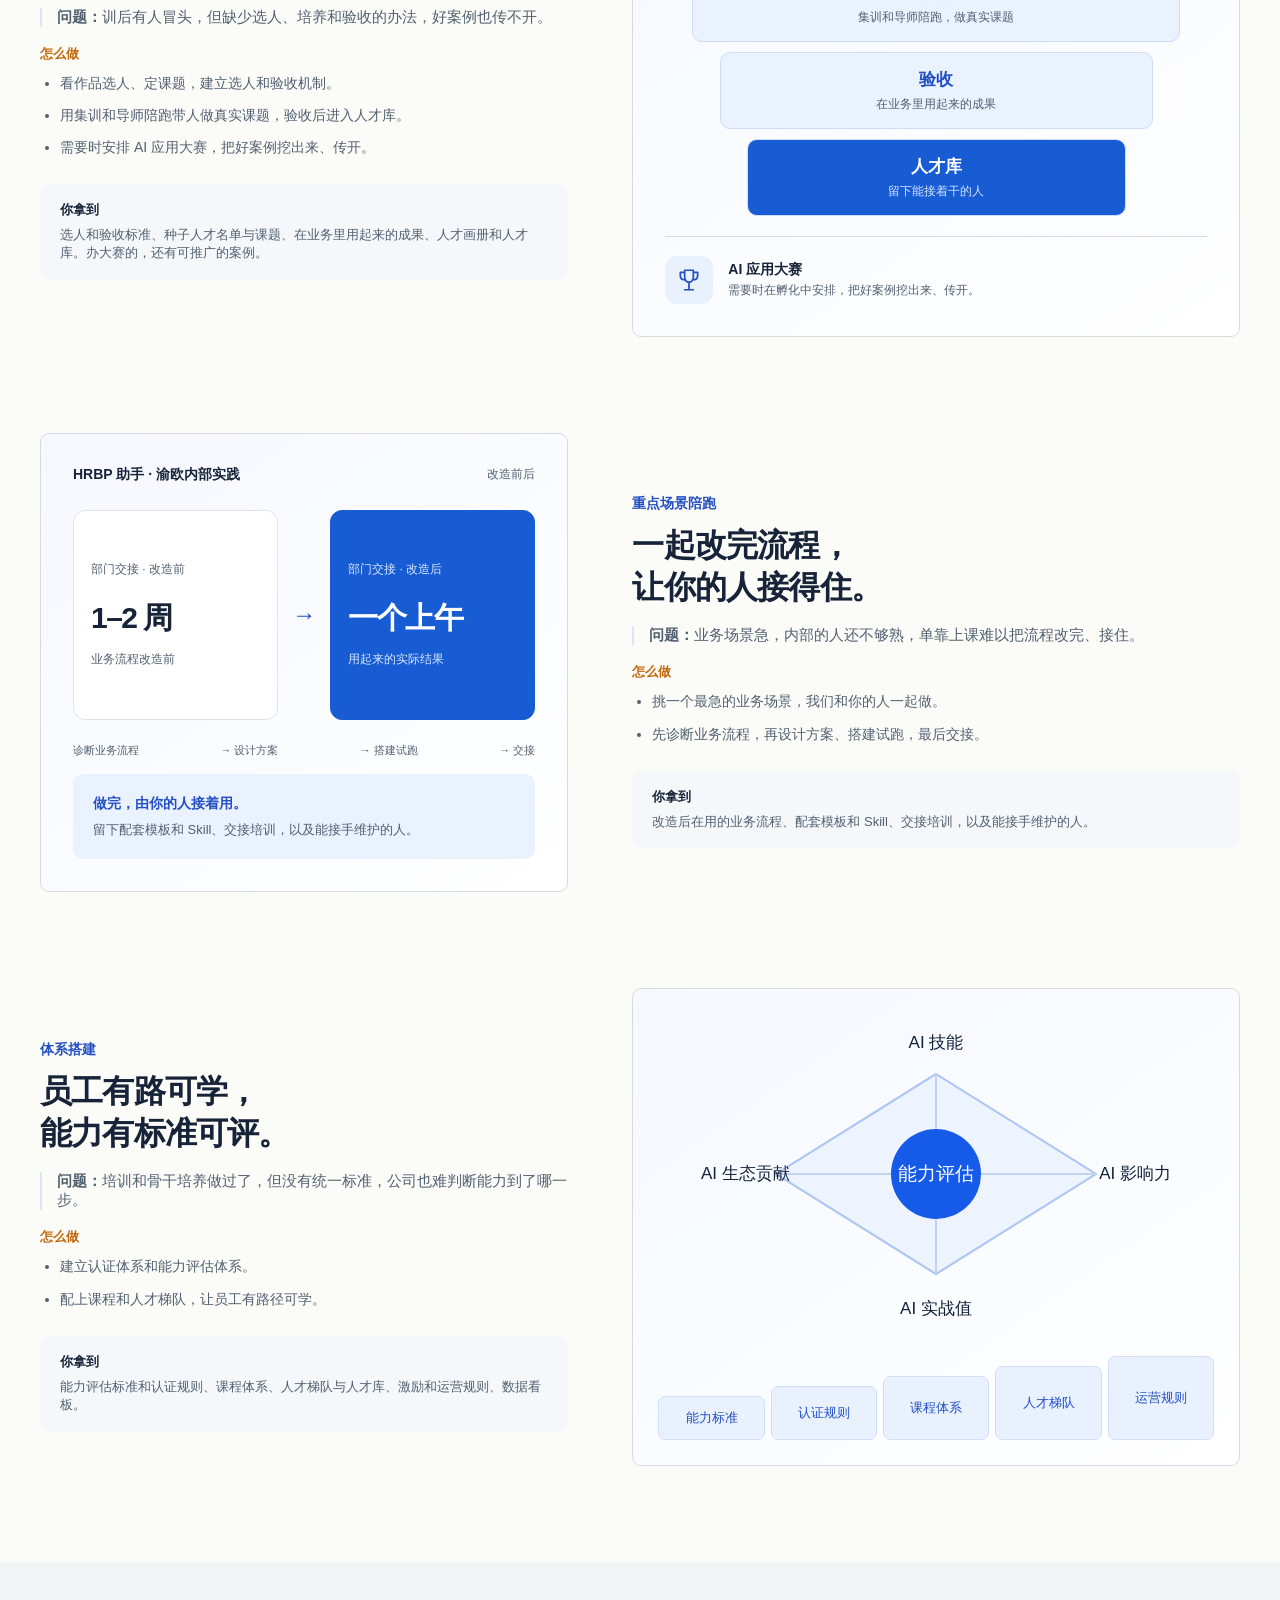
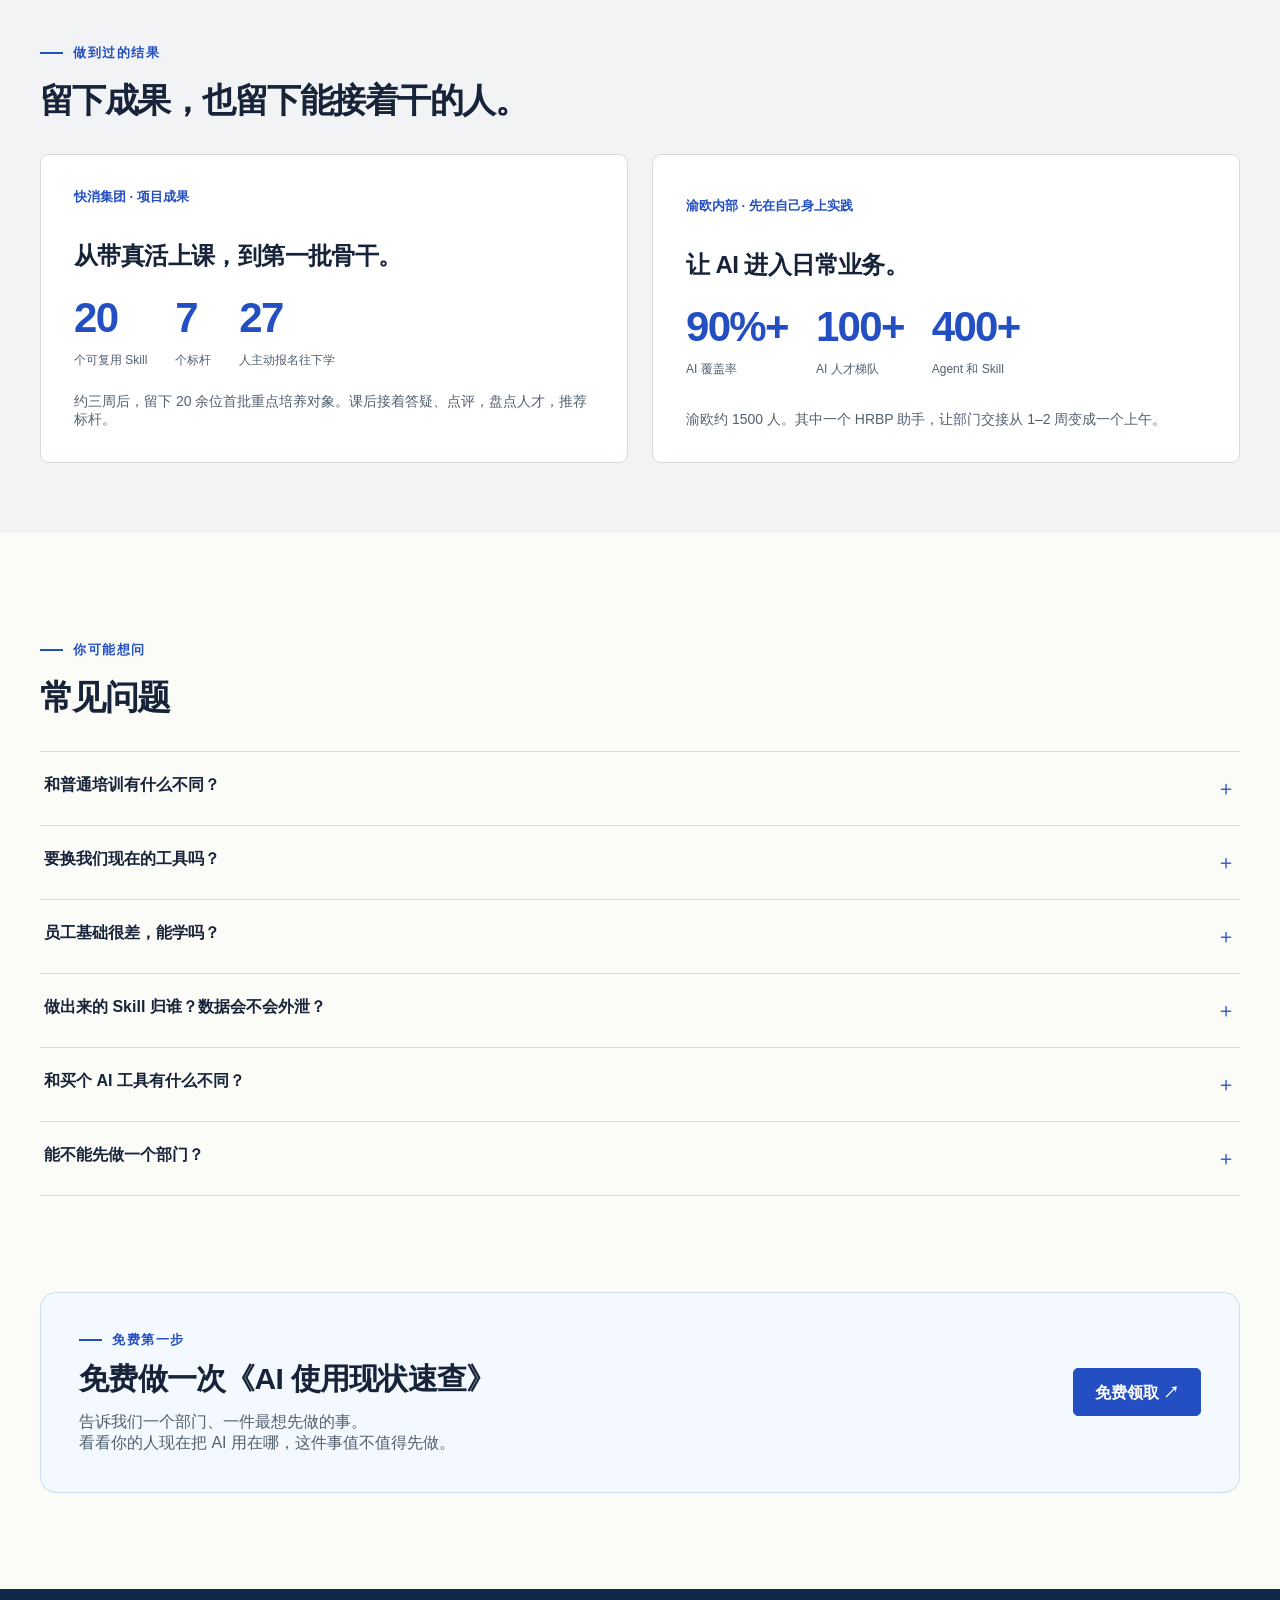
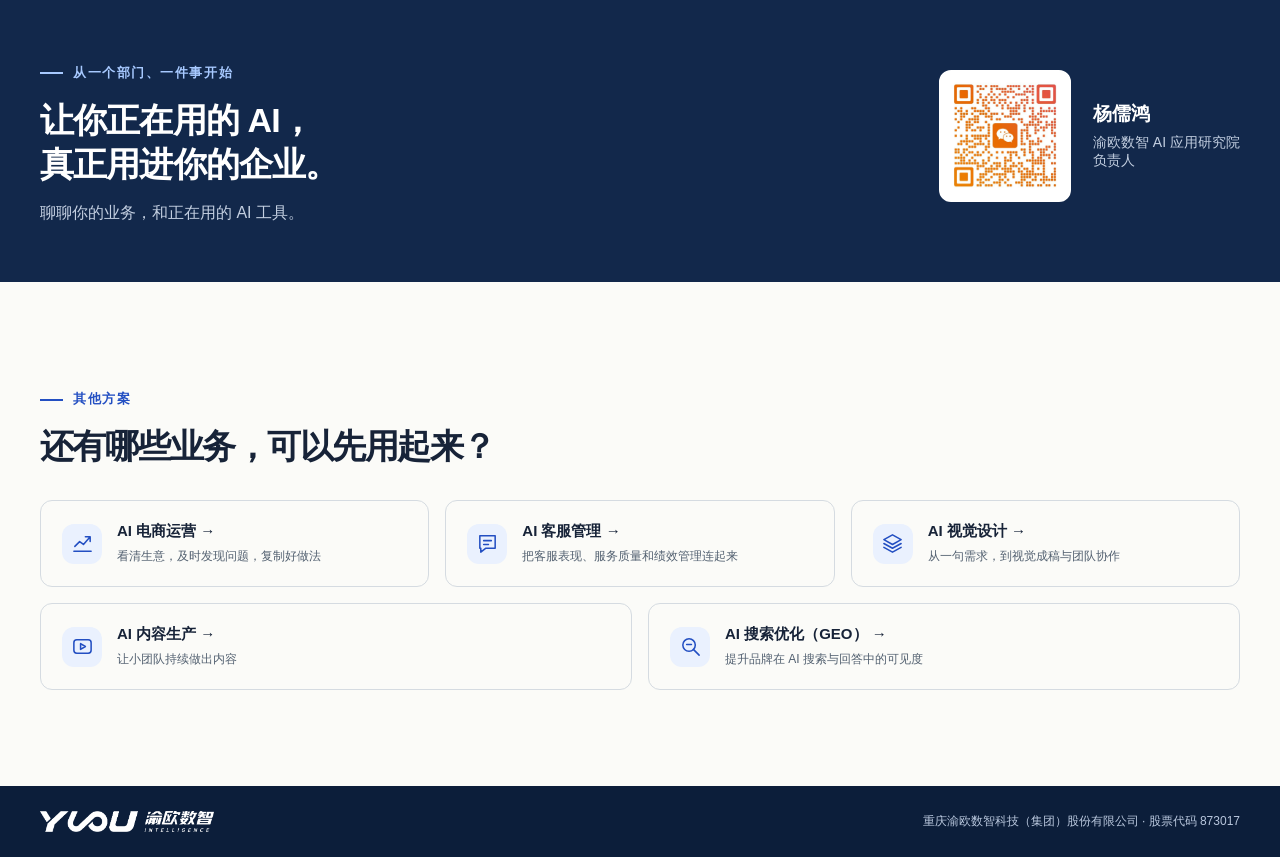
<file: ai-org.html>
<!doctype html>
<html lang="zh-CN"><head><meta charset="utf-8"><meta name="viewport" content="width=device-width, initial-scale=1"><meta name="description" content="带你的人用 AI 做本部门的真活，留下能反复用的成果，也留下能接着干的人。"><meta name="color-scheme" content="light"><title>AI 原生组织 · 带出你自己的 AI 团队。｜渝欧数智 AI 应用研究院</title><link rel="stylesheet" href="assets/site.css"><script src="assets/site.js" defer=""></script><link rel="stylesheet" href="assets/product-story.css"><script src="assets/product-story.js" defer=""></script><link rel="stylesheet" href="assets/研究院.css"></head><body data-page="ai-org"><a class="skip-link" href="#main">跳到正文</a><header class="global-header"><div class="wrap global-nav"><a class="global-brand" href="index.html" aria-label="渝欧数智 AI 应用研究院首页"><img src="assets/home/logo-nav.png" alt="渝欧数智" width="603" height="71"><span>AI 应用研究院</span></a><nav class="global-links" id="global-links" aria-label="主导航"><div class="solution-menu"><button class="solution-toggle" aria-expanded="false" aria-controls="solution-dropdown">解决方案<span class="chevron" aria-hidden="true">⌄</span></button><div class="solution-dropdown" id="solution-dropdown" hidden=""><a href="ai-org.html"><b>AI 原生组织</b><span>让 AI 能力留在组织，靠企业自己持续推进。</span></a><a href="ecommerce.html"><b>AI 电商运营</b><span>看清生意，及时发现问题，复制好做法</span></a><a href="service.html"><b>AI 客服管理</b><span>把客服表现、服务质量和绩效管理连起来</span></a><a href="visual.html"><b>AI 视觉设计</b><span>从一句需求，到视觉成稿与团队协作</span></a><a href="content.html"><b>AI 内容生产</b><span>让小团队持续做出内容</span></a><a href="geo.html"><b>AI 搜索优化（GEO）</b><span>提升品牌在 AI 搜索与回答中的可见度</span></a></div></div><a href="#modules">五个模块</a><a href="#results">实践结果</a><a href="#faq">常见问题</a><div class="global-controls mobile-actions"><button class="btn small secondary" data-offer="ai-org">免费体验</button><button class="btn small" data-contact="">联系我们</button></div></nav><a class="guide-entry" data-manual-entry="ai-org" href="manual-ai-org.html">产品手册</a><div class="global-controls desktop-actions"><button class="btn small secondary" data-offer="ai-org">免费体验</button><button class="btn small" data-contact="">联系我们</button></div><button class="mobile-toggle" aria-expanded="false" aria-controls="global-links" aria-label="打开或关闭导航菜单">☰</button></div></header><main id="main"><section class="hero org-hero"><div class="wrap split"><div class="copy"><p class="eyebrow">AI 原生组织</p><h1>带出你自己的<br><span class="accent">AI 团队。</span></h1><p class="sub">带你的人用 AI 做本部门的真活，留下能反复用的成果，也留下能接着干的人。</p><div class="hero-proof"><span>渝欧集团（股票代码 873017）先在集团内部实践</span><span>快消集团留下 20 个 Skill、7 个标杆</span><span>渝欧 AI 覆盖率 90%+，Agent 和 Skill 400+</span></div><div class="actions"><button class="btn" data-offer="ai-org">免费做一次《AI 使用现状速查》</button><a class="btn secondary" href="#modules">看五个模块 ↓</a></div></div><div class="media journey"><div class="journey-top"><b>一家快消集团的实践</b><span>约三周后 · 留下成果和骨干</span></div><div class="timeline"><div style="--i:0"><span class="step-number">01</span><b>摸底</b><small>梳理真实痛点<br>选本部门的真活</small></div><div style="--i:1"><span class="step-number">02</span><b>带真活上课</b><small>业务人员两天<br>管理层一天</small></div><div style="--i:2"><span class="step-number">03</span><b>点评、盘点人才</b><small>课后答疑、点评<br>推荐标杆</small></div></div><div class="journey-results"><div class="journey-result" style="--i:0"><b>20 <small>个</small></b><span>能反复用的 Skill</span></div><div class="journey-result" style="--i:1"><b>7 <small>个</small></b><span>标杆</span></div><div class="journey-result" style="--i:2"><b>20 <small>余位</small></b><span>首批重点培养对象</span></div><div class="journey-result" style="--i:3"><b>27 <small>人</small></b><span>主动报名往下学</span></div></div><p class="journey-note">以上为该快消集团的实际案例，具体情况先诊断再定。</p></div></div></section><section class="section wrap product-form" id="panorama" aria-labelledby="product-form-title"><div class="form-intro"><p class="eyebrow">你拿到什么，怎么用</p><h2 id="product-form-title">带着真实业务做，把方法和骨干留给企业。</h2><p>从诊断、训战营到场景陪跑，与你的员工一起完成本部门的真活。老师带着做、点评成果，再由骨干接着带人，让做出来的东西回到岗位上使用。</p></div><div class="form-options" style="--choices:3"><a class="form-option" href="#camp"><span class="form-kind">学会做真活</span><h3>训战营＋课后点评</h3><p>先摸清业务痛点，员工带课题上课，交出可复用的工作方法和业务成果。</p><span class="form-next">继续看怎么做 ↗</span></a><a class="form-option" href="#coaching"><span class="form-kind">把场景跑起来</span><h3>重点场景陪跑＋交接</h3><p>和你的人一起诊断流程、搭建试跑，留下模板、工作方法和能接手的人。</p><span class="form-next">继续看怎么做 ↗</span></a><a class="form-option" href="#talent"><span class="form-kind">企业持续推进</span><h3>人才孵化＋能力体系</h3><p>选骨干、定标准、建课程与人才库，让会做的人能带下一批。</p><span class="form-next">继续看怎么做 ↗</span></a></div><div class="form-links"><a href="#diagnosis">先诊断 ↗</a><a href="#camp">看训战营 ↗</a><a href="#coaching">看场景陪跑 ↗</a><a href="#system">看能力体系 ↗</a></div><div class="work-demo" aria-label="一件部门的真活，怎样变成团队能复用的方法？"><div class="work-demo-head"><div><h3>一件部门的真活，怎样变成团队能复用的方法？</h3><p>把部门实际要做的事带进来，从课题到作品，再回到岗位试用；导师点评，骨干继续带人。</p></div><span class="work-demo-label">工作示例 · 点步骤查看</span></div><div class="work-demo-body"><div class="work-steps" role="group" aria-label="工作步骤"><button class="work-step" type="button" id="work-step-0" aria-pressed="true" aria-controls="work-pane-0"><span>1</span><span><b>选课题</b><small>我们和业务负责人</small></span></button><button class="work-step" type="button" id="work-step-1" aria-pressed="false" aria-controls="work-pane-1"><span>2</span><span><b>带着做</b><small>导师和你的员工</small></span></button><button class="work-step" type="button" id="work-step-2" aria-pressed="false" aria-controls="work-pane-2"><span>3</span><span><b>回岗位使用</b><small>你的员工</small></span></button><button class="work-step" type="button" id="work-step-3" aria-pressed="false" aria-controls="work-pane-3"><span>4</span><span><b>点评改进</b><small>导师持续辅导</small></span></button><button class="work-step" type="button" id="work-step-4" aria-pressed="false" aria-controls="work-pane-4"><span>5</span><span><b>骨干接着带</b><small>你的企业</small></span></button></div><div class="work-panes" aria-live="polite"><div class="work-pane" id="work-pane-0" aria-labelledby="work-step-0"><span class="work-actor">我们和业务负责人</span><h4>先选一件值得改的真实工作</h4><p>问卷和访谈摸清现状，按价值和可行性排场景，找出愿意带头的人。</p><div class="work-result"><small>共同选定</small><p>业务课题、优先场景与参与的人。</p></div><p class="work-return">下一步：带着做</p></div><div class="work-pane" id="work-pane-1" aria-labelledby="work-step-1" hidden=""><span class="work-actor">导师和你的员工</span><h4>拿本部门的真活来练</h4><p>通识课补基础，实战课在真实任务上做；遇到具体问题，导师带着拆解和调整。</p><div class="work-result"><small>员工产出</small><p>可试用的工作成果和能反复照做的方法。</p></div><p class="work-return">下一步：回岗位使用</p></div><div class="work-pane" id="work-pane-2" aria-labelledby="work-step-2" hidden=""><span class="work-actor">你的员工</span><h4>把课堂作品放回真实工作里</h4><p>用本部门的资料和任务试用成果，发现不适用的环节，再完善流程和方法。</p><div class="work-result"><small>留下材料</small><p>场景改造说明、模板和可复用的 AI 工作方法。</p></div><p class="work-return">下一步：点评改进</p></div><div class="work-pane" id="work-pane-3" aria-labelledby="work-step-3" hidden=""><span class="work-actor">导师持续辅导</span><h4>做出来以后，还有人核查和点评</h4><p>课后答疑、点评成果、推荐标杆；需要深入改造的场景，继续陪跑到交接。</p><div class="work-result"><small>留下能力</small><p>能独立完成任务、也能继续改进成果的人。</p></div><p class="work-return">下一步：骨干接着带</p></div><div class="work-pane" id="work-pane-4" aria-labelledby="work-step-4" hidden=""><span class="work-actor">你的企业</span><h4>一个人会做，下一批人跟着学</h4><p>把好案例和工作方法留下，按选人、培养、验收机制发展骨干，进入企业人才库。</p><div class="work-result"><small>企业得到</small><p>在用的成果、可复用的方法和自己的 AI 骨干。</p></div><p class="work-return">这些结果会进入后续工作，继续使用和改进。</p></div></div></div></div></section><section class="section wrap" id="gap"><div class="split"><div class="copy"><p class="eyebrow">员工各自在用，组织没有留下来</p><h2>员工都在用 AI，<br>公司为什么没变？</h2><p>买了工具，也做过培训，员工各自在用，好做法却留在个人手里。培训结束没人跟进，很快又回到老样子。</p></div><div class="media media-panel gap-panel"><div class="donut" role="img" aria-label="训前调研中，78% 的人已经在用 AI"><strong>78%</strong></div><div><h3>已经在用 AI</h3><p>但大多只是<br>问问题、写文字。</p><div class="rule"></div><p class="note">来源：训前调研</p></div></div></div></section><section class="section band" id="analogy"><div class="wrap split reverse"><div class="copy"><p class="eyebrow">打个比方 · 像驾校</p><h2>光讲交规，<br>学不会开车。</h2><p>要教练坐在副驾带着上路。我们带你的人上路，开熟了，他们自己能带下一批。</p></div><div class="media relay"><div class="relay-node"><svg viewBox="0 0 88 88" aria-hidden="true"><circle cx="44" cy="24" r="11"></circle><path d="M22 62v-7a22 22 0 0 1 44 0v7M15 69h58M37 25l5 4 9-10"></path><circle cx="69" cy="58" r="11"></circle><path d="M64 58h10M69 53v10"></path></svg><b>教练带上路</b><p>带着真活一起做</p></div><div class="relay-node"><svg viewBox="0 0 88 88" aria-hidden="true"><path d="m17 44 7-17h40l7 17v22H17zM17 44h54M25 66v8M63 66v8"></path><circle cx="30" cy="55" r="4"></circle><circle cx="58" cy="55" r="4"></circle><path d="M33 15h22"></path></svg><b>学员自己做</b><p>留下能反复用的成果</p></div><div class="relay-node"><svg viewBox="0 0 88 88" aria-hidden="true"><circle cx="44" cy="18" r="9"></circle><circle cx="20" cy="55" r="8"></circle><circle cx="68" cy="55" r="8"></circle><path d="M30 39a14 14 0 0 1 28 0M9 76a11 11 0 0 1 22 0M57 76a11 11 0 0 1 22 0M44 31v14H20v2M44 45h24v2"></path></svg><b>骨干带下一批</b><p>好做法全组都能用</p></div></div></div></section><section class="section band" id="modules"><div class="wrap"><div class="section-head"><div><p class="eyebrow">产品全景</p><h2>五个模块，从哪一步开始都行。</h2></div><p>按你现在走到哪一步来选，可以单独做，也可以按阶段连起来做。</p></div><div class="route"><a class="route-stop" href="#diagnosis"><span class="route-number">01</span><h3>组织 AI 诊断</h3><small>你拿到</small><p>现状报告、优先场景和种子人才候选</p></a><a class="route-stop" href="#camp"><span class="route-number">02</span><h3>AI 应用训战营</h3><small>你拿到</small><p>可复用 Skill、标杆和人才盘点结果</p></a><a class="route-stop" href="#talent"><span class="route-number">03</span><h3>AI 人才孵化</h3><small>你拿到</small><p>自己的 AI 骨干、人才库和好案例</p></a><a class="route-stop" href="#coaching"><span class="route-number">04</span><h3>重点场景陪跑</h3><small>你拿到</small><p>在用的流程、模板和接手的人</p></a><a class="route-stop" href="#system"><span class="route-number">05</span><h3>体系搭建</h3><small>你拿到</small><p>能力标准、认证、课程和人才梯队</p></a></div></div></section><section class="section wrap" id="diagnosis"><div class="split "><div class="copy module-copy"><p class="feature-name">组织 AI 诊断</p><h2>先看清做什么，<br>谁能带头。</h2><p class="question"><b>问题：</b>员工用到什么程度说不清，哪件事值得先做、谁能带头也没有底。</p><p class="copy-label">怎么做</p><ul><li>用问卷和访谈摸清现状，梳理真实痛点。</li><li>按价值和可行性排场景，找出种子人才候选。</li></ul><div class="deliverables"><b>你拿到</b><p>现状调研报告、AI 应用痛点—机会地图、种子人才候选和下一步推进建议。</p></div></div><div class="media"><div class="media-panel"><div class="panel-title">AI 应用痛点—机会地图<small>示意</small></div><div style="height:18px"></div><div class="matrix"><span class="axis-y">业务价值 ↑</span><div class="quadrant">需要进一步判断</div><div class="quadrant priority">优先场景</div><div class="quadrant">暂缓推进</div><div class="quadrant">按业务需要选择</div><span class="map-point" style="left:57%;top:25%">业务流程</span><span class="map-point" style="left:67%;top:42%">工作方法</span><span class="map-point" style="left:15%;top:39%">真实课题</span><span class="map-point" style="left:55%;top:75%">写文字</span><span class="axis-x">可行性 →</span></div><p class="note">用问卷和访谈摸清现状，按价值和可行性排场景。</p></div></div></div></section><section class="section wrap" id="camp"><div class="split reverse"><div class="copy module-copy"><p class="feature-name">AI 应用训战营</p><h2>课上做出能用的，<br>课后有人接着带。</h2><p class="question"><b>问题：</b>当时听懂了，回到岗位还是不会用；课后没人点评，也不知道谁值得接着培养。</p><p class="copy-label">怎么做</p><ul><li>按真实痛点定制课程：通识课补基础，实战课带真活做。</li><li>管理层单独看清先用在哪、怎么往下推。</li><li>课后答疑、点评，盘点人才，推荐标杆。</li></ul><div class="deliverables"><b>你拿到</b><p>按训战营计划交付：能反复用的 Skill、场景改造说明、学习手册，以及点评辅导、标杆评选和人才盘点结果。</p></div></div><div class="media"><div class="media-panel"><div class="panel-title">带着本部门的真活来练<small>课程结构</small></div><div class="course-grid"><div class="course-cell"><span class="icon" aria-hidden="true"><svg viewBox="0 0 24 24"><path d="M12 5v15M3 4c4-1 6-1 9 1 3-2 5-2 9-1v14c-4-1-6-1-9 2-3-3-5-3-9-2z"></path></svg></span><h3>通识课</h3><p>补基础认知和基础技能</p></div><div class="course-cell"><span class="icon" aria-hidden="true"><svg viewBox="0 0 24 24"><path d="m12 3 9 5-9 5-9-5zM3 12l9 5 9-5M3 16l9 5 9-5"></path></svg></span><h3>实战课</h3><p>带着本部门的真活做</p></div><div class="course-cell"><span class="icon" aria-hidden="true"><svg viewBox="0 0 24 24"><path d="M5 22V3M5 4c5-5 8 5 14 0v10c-6 5-9-5-14 0"></path></svg></span><h3>管理层一天</h3><p>看清先用在哪、怎么往下推</p></div><div class="course-cell"><span class="icon" aria-hidden="true"><svg viewBox="0 0 24 24"><path d="M4 4h16v13H10l-5 4v-4H4zM8 9h8M8 13h5"></path></svg></span><h3>课后答疑点评</h3><p>盘点人才，推荐标杆</p></div></div><div class="skill-note"><b>Skill 是什么？</b><p>把一件事的做法写成 AI 能反复照做的工作方法。一个人做好，全组都能用。</p></div><p class="note" style="margin-top:15px">管理层一天为快消集团案例安排。</p></div></div></div></section><section class="section wrap" id="talent"><div class="split "><div class="copy module-copy"><p class="feature-name">AI 人才孵化</p><h2>让冒头的人，<br>变成能带头的人。</h2><p class="question"><b>问题：</b>训后有人冒头，但缺少选人、培养和验收的办法，好案例也传不开。</p><p class="copy-label">怎么做</p><ul><li>看作品选人、定课题，建立选人和验收机制。</li><li>用集训和导师陪跑带人做真实课题，验收后进入人才库。</li><li>需要时安排 AI 应用大赛，把好案例挖出来、传开。</li></ul><div class="deliverables"><b>你拿到</b><p>选人和验收标准、种子人才名单与课题、在业务里用起来的成果、人才画册和人才库。办大赛的，还有可推广的案例。</p></div></div><div class="media"><div class="media-panel"><div class="panel-title">把有潜力的人带成骨干<small>人才培养路径</small></div><div class="funnel"><div class="funnel-stage" style="--w:100%"><strong>选人</strong><p>看作品选人、定课题</p></div><div class="funnel-stage" style="--w:90%"><strong>培养</strong><p>集训和导师陪跑，做真实课题</p></div><div class="funnel-stage" style="--w:80%"><strong>验收</strong><p>在业务里用起来的成果</p></div><div class="funnel-stage" style="--w:70%"><strong>人才库</strong><p>留下能接着干的人</p></div></div><div class="contest"><span class="icon" aria-hidden="true"><svg viewBox="0 0 24 24"><path d="M8 3h8v7a4 4 0 0 1-8 0zM8 5H4v3c0 3 2 4 5 4M16 5h4v3c0 3-2 4-5 4M12 14v6M8 21h8"></path></svg></span><div><b>AI 应用大赛</b><p>需要时在孵化中安排，把好案例挖出来、传开。</p></div></div></div></div></div></section><section class="section wrap" id="coaching"><div class="split reverse"><div class="copy module-copy"><p class="feature-name">重点场景陪跑</p><h2>一起改完流程，<br>让你的人接得住。</h2><p class="question"><b>问题：</b>业务场景急，内部的人还不够熟，单靠上课难以把流程改完、接住。</p><p class="copy-label">怎么做</p><ul><li>挑一个最急的业务场景，我们和你的人一起做。</li><li>先诊断业务流程，再设计方案、搭建试跑，最后交接。</li></ul><div class="deliverables"><b>你拿到</b><p>改造后在用的业务流程、配套模板和 Skill、交接培训，以及能接手维护的人。</p></div></div><div class="media"><div class="media-panel"><div class="panel-title">HRBP 助手 · 渝欧内部实践<small>改造前后</small></div><div class="before-after"><div class="ba-card"><small>部门交接 · 改造前</small><b>1–2 周</b><p>业务流程改造前</p></div><span class="ba-arrow" aria-hidden="true">→</span><div class="ba-card after"><small>部门交接 · 改造后</small><b>一个上午</b><p>用起来的实际结果</p></div></div><div class="workflow"><span>诊断业务流程</span><span>→ 设计方案</span><span>→ 搭建试跑</span><span>→ 交接</span></div><div class="skill-note"><b>做完，由你的人接着用。</b><p>留下配套模板和 Skill、交接培训，以及能接手维护的人。</p></div></div></div></div></section><section class="section wrap" id="system"><div class="split "><div class="copy module-copy"><p class="feature-name">体系搭建</p><h2>员工有路可学，<br>能力有标准可评。</h2><p class="question"><b>问题：</b>培训和骨干培养做过了，但没有统一标准，公司也难判断能力到了哪一步。</p><p class="copy-label">怎么做</p><ul><li>建立认证体系和能力评估体系。</li><li>配上课程和人才梯队，让员工有路径可学。</li></ul><div class="deliverables"><b>你拿到</b><p>能力评估标准和认证规则、课程体系、人才梯队与人才库、激励和运营规则、数据看板。</p></div></div><div class="media"><div class="media-panel system-panel"><svg class="story-radar" viewBox="0 0 480 320" role="img" aria-label="能力评估包括AI技能、AI影响力、AI实战值、AI生态贡献四个方面"><path d="M240 60 400 160 240 260 80 160Z" fill="#edf3ff" stroke="#a9c3f3" stroke-width="2"></path><path d="M240 60V260M80 160H400" stroke="#c1d3f1" stroke-width="2"></path><circle cx="240" cy="160" r="45" fill="#155be7"></circle><text x="240" y="166" text-anchor="middle" style="fill:#fff;font-size:19px">能力评估</text><text x="240" y="34" text-anchor="middle">AI 技能</text><text x="475" y="165" text-anchor="end">AI 影响力</text><text x="240" y="300" text-anchor="middle">AI 实战值</text><text x="5" y="165">AI 生态贡献</text></svg><div class="stairs"><div class="stair" style="--level:0">能力标准</div><div class="stair" style="--level:1">认证规则</div><div class="stair" style="--level:2">课程体系</div><div class="stair" style="--level:3">人才梯队</div><div class="stair" style="--level:4">运营规则</div></div></div></div></div></section><section class="section band" id="results"><div class="wrap"><div class="section-head"><div><p class="eyebrow">做到过的结果</p><h2>留下成果，也留下能接着干的人。</h2></div></div><div class="grid2"><article class="card case"><p class="case-label">快消集团 · 项目成果</p><h3>从带真活上课，到第一批骨干。</h3><div class="case-numbers"><div class="case-number"><b>20</b><small>个可复用 Skill</small></div><div class="case-number"><b>7</b><small>个标杆</small></div><div class="case-number"><b>27</b><small>人主动报名往下学</small></div></div><p>约三周后，留下 20 余位首批重点培养对象。课后接着答疑、点评，盘点人才，推荐标杆。</p></article><article class="card case"><p class="case-label">渝欧内部 · 先在自己身上实践</p><h3>让 AI 进入日常业务。</h3><div class="case-numbers"><div class="case-number"><b>90%+</b><small>AI 覆盖率</small></div><div class="case-number"><b>100+</b><small>AI 人才梯队</small></div><div class="case-number"><b>400+</b><small>Agent 和 Skill</small></div></div><p>渝欧约 1500 人。其中一个 HRBP 助手，让部门交接从 1–2 周变成一个上午。</p></article></div></div></section><section class="section wrap" id="faq"><div class="section-head"><div><p class="eyebrow">你可能想问</p><h2>常见问题</h2></div></div><div class="faq-list"><details><summary>和普通培训有什么不同？</summary><p>先诊断，把公司、部门和员工的真实痛点带进课堂，按此定制培训。学员带着本部门的真活来，课上做出能用的东西；课后还有答疑、点评、人才盘点和标杆推荐。</p></details><details><summary>要换我们现在的工具吗？</summary><p>不用换。也能按你们现有的 AI 工具和协作平台来搭。开始前请你们 IT 一起参与，把好数据安全、系统接口这些关，我们按你们的规范来。</p></details><details><summary>员工基础很差，能学吗？</summary><p>能。训战营有通识课，先补基础认知和基础技能；实战课再带着本部门的真活做。具体从什么基础开始，先诊断再定。</p></details><details><summary>做出来的 Skill 归谁？数据会不会外泄？</summary><p>项目中做出的 Skill 等成果留在你公司内部，具体权属按项目约定；数据也留在你公司内部，我们不带走。</p></details><details><summary>和买个 AI 工具有什么不同？</summary><p>买工具解决有没有工具用，这个包带你的人用 AI 做本部门的真活，留下能反复用的 Skill、业务成果和能接着带的人。现有工具不用换。</p></details><details><summary>能不能先做一个部门？</summary><p>可以。先选一个试点部门和几件最想解决的事，诊断后定方案。五个模块可以单独做，也可以按阶段连起来做。</p></details></div></section><section class="section wrap" id="start"><div class="first-step"><div><p class="eyebrow">免费第一步</p><h2>免费做一次《AI 使用现状速查》</h2><p>告诉我们一个部门、一件最想先做的事。<br>看看你的人现在把 AI 用在哪，这件事值不值得先做。</p></div><button class="btn" data-offer="ai-org">免费领取 ↗</button></div></section><section class="contact-section" id="contact"><div class="wrap contact-inner"><div><p class="eyebrow">从一个部门、一件事开始</p><h2>让你正在用的 AI，<br>真正用进你的企业。</h2><p>聊聊你的业务，和正在用的 AI 工具。</p></div><div class="contact-person"><img src="assets/ai-org/联系二维码_官网现用.jpg" width="240" height="240" alt="杨儒鸿联系二维码"><div><strong>杨儒鸿</strong><span>渝欧数智 AI 应用研究院</span><span>负责人</span></div></div></div></section><section class="section wrap" id="other"><div class="section-head"><div><p class="eyebrow">其他方案</p><h2>还有哪些业务，可以先用起来？</h2></div></div><div class="other-grid"><a class="other-card" href="ecommerce.html"><span class="icon" aria-hidden="true"><svg viewBox="0 0 24 24"><path d="M3 20h18M4 15l5-5 4 3 7-8M15 5h5v5"></path></svg></span><div><b>AI 电商运营 →</b><p>看清生意，及时发现问题，复制好做法</p></div></a><a class="other-card" href="service.html"><span class="icon" aria-hidden="true"><svg viewBox="0 0 24 24"><path d="M4 4h16v13H10l-5 4v-4H4zM8 9h8M8 13h5"></path></svg></span><div><b>AI 客服管理 →</b><p>把客服表现、服务质量和绩效管理连起来</p></div></a><a class="other-card" href="visual.html"><span class="icon" aria-hidden="true"><svg viewBox="0 0 24 24"><path d="m12 3 9 5-9 5-9-5zM3 12l9 5 9-5M3 16l9 5 9-5"></path></svg></span><div><b>AI 视觉设计 →</b><p>从一句需求，到视觉成稿与团队协作</p></div></a><a class="other-card" href="content.html"><span class="icon" aria-hidden="true"><svg viewBox="0 0 24 24"><rect x="3" y="5" width="18" height="14" rx="3"></rect><path d="m10 9 5 3-5 3z"></path></svg></span><div><b>AI 内容生产 →</b><p>让小团队持续做出内容</p></div></a><a class="other-card" href="geo.html"><span class="icon" aria-hidden="true"><svg viewBox="0 0 24 24"><circle cx="10.5" cy="10.5" r="6.5"></circle><path d="m15 15 6 6M8 10h5"></path></svg></span><div><b>AI 搜索优化（GEO） →</b><p>提升品牌在 AI 搜索与回答中的可见度</p></div></a></div></section></main><footer class="global-footer"><div class="wrap"><a href="index.html"><img src="assets/home/logo-footer.png" alt="渝欧数智" width="603" height="71"></a><span>重庆渝欧数智科技（集团）股份有限公司 · 股票代码 873017</span></div></footer><dialog class="contact-dialog" aria-labelledby="dialog-title" aria-describedby="dialog-offer"><button class="dialog-close" aria-label="关闭弹窗">×</button><p class="eyebrow">先免费试一次</p><h2 id="dialog-title">免费第一步</h2><p class="dialog-offer" id="dialog-offer"></p><div class="dialog-label">你提供</div><p data-give=""></p><div class="dialog-label">你拿到</div><p data-get=""></p><img class="dialog-qr" src="assets/ai-org/联系二维码_官网现用.jpg" alt="杨儒鸿联系二维码"><p class="dialog-sign"><strong>杨儒鸿</strong>渝欧数智 AI 应用研究院 负责人</p><p class="dialog-note">扫码后，告诉我们你想体验的方案。</p></dialog></body></html>
</file>
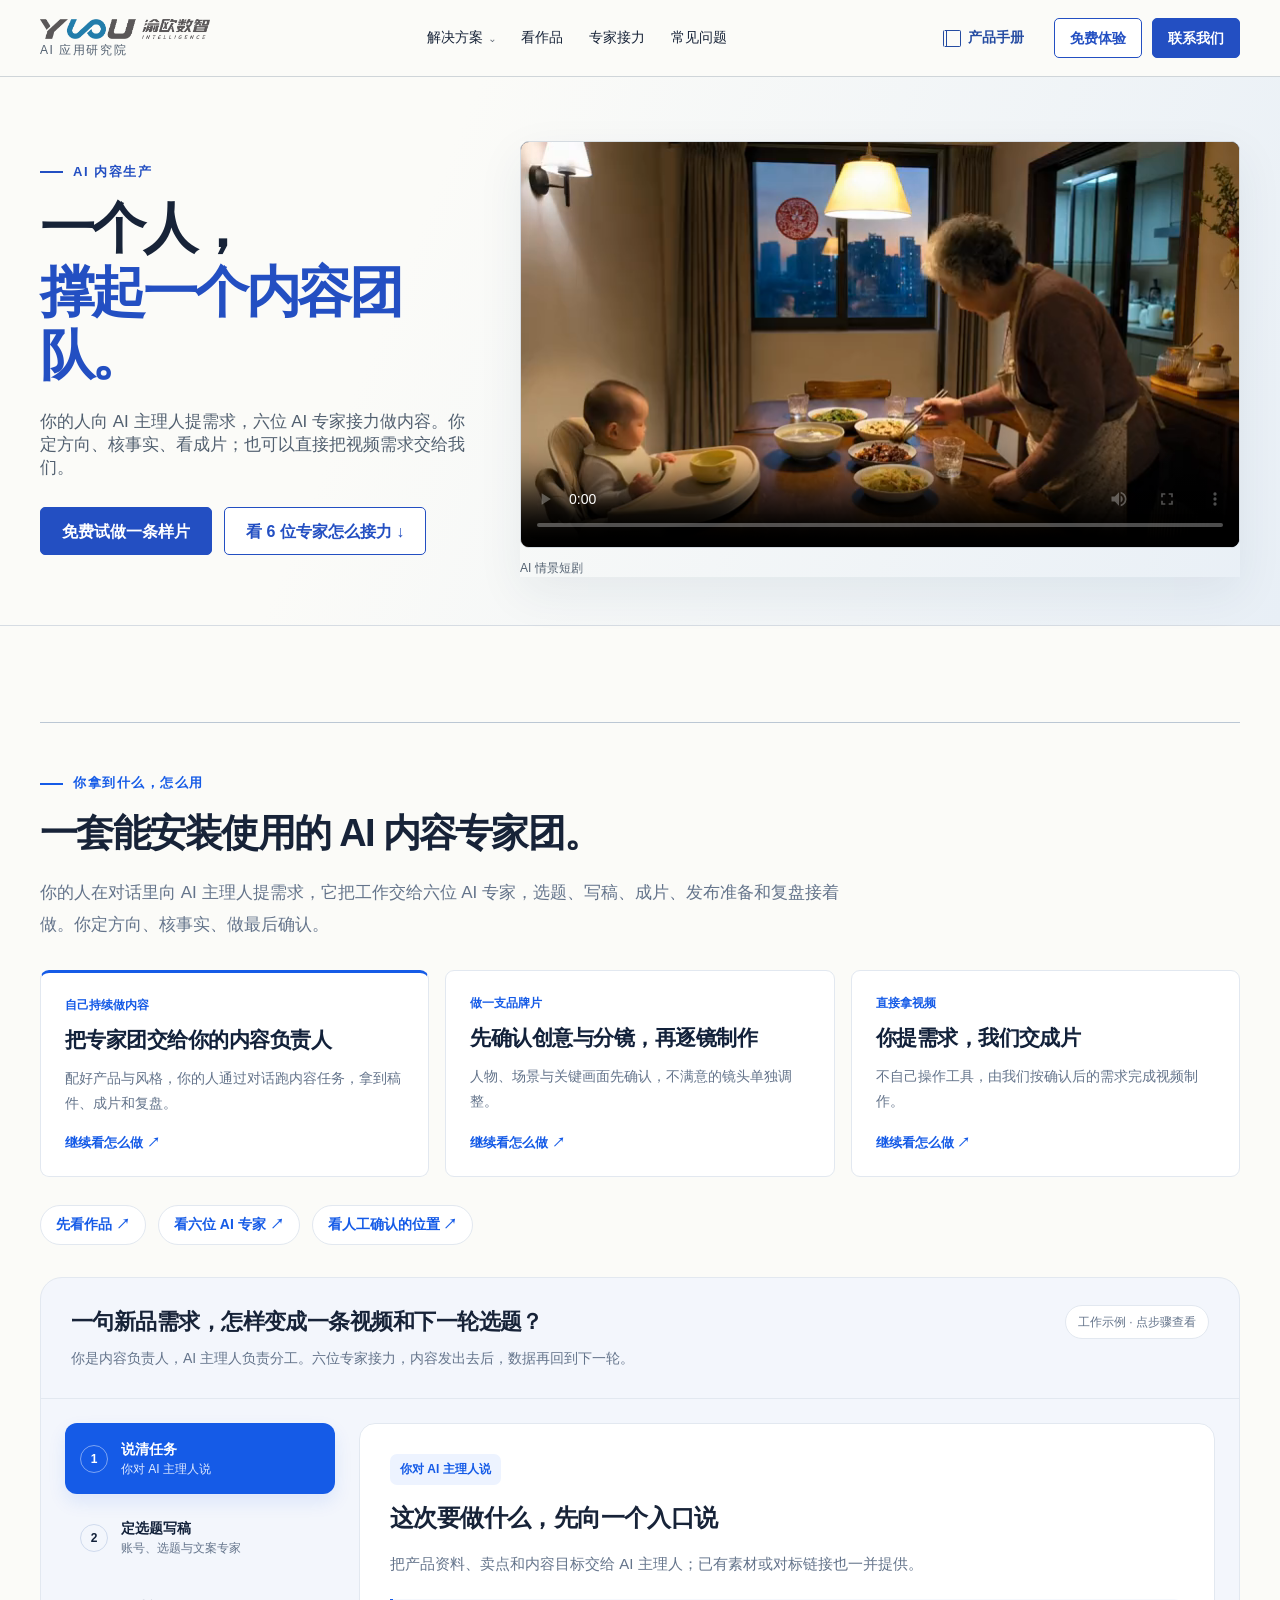
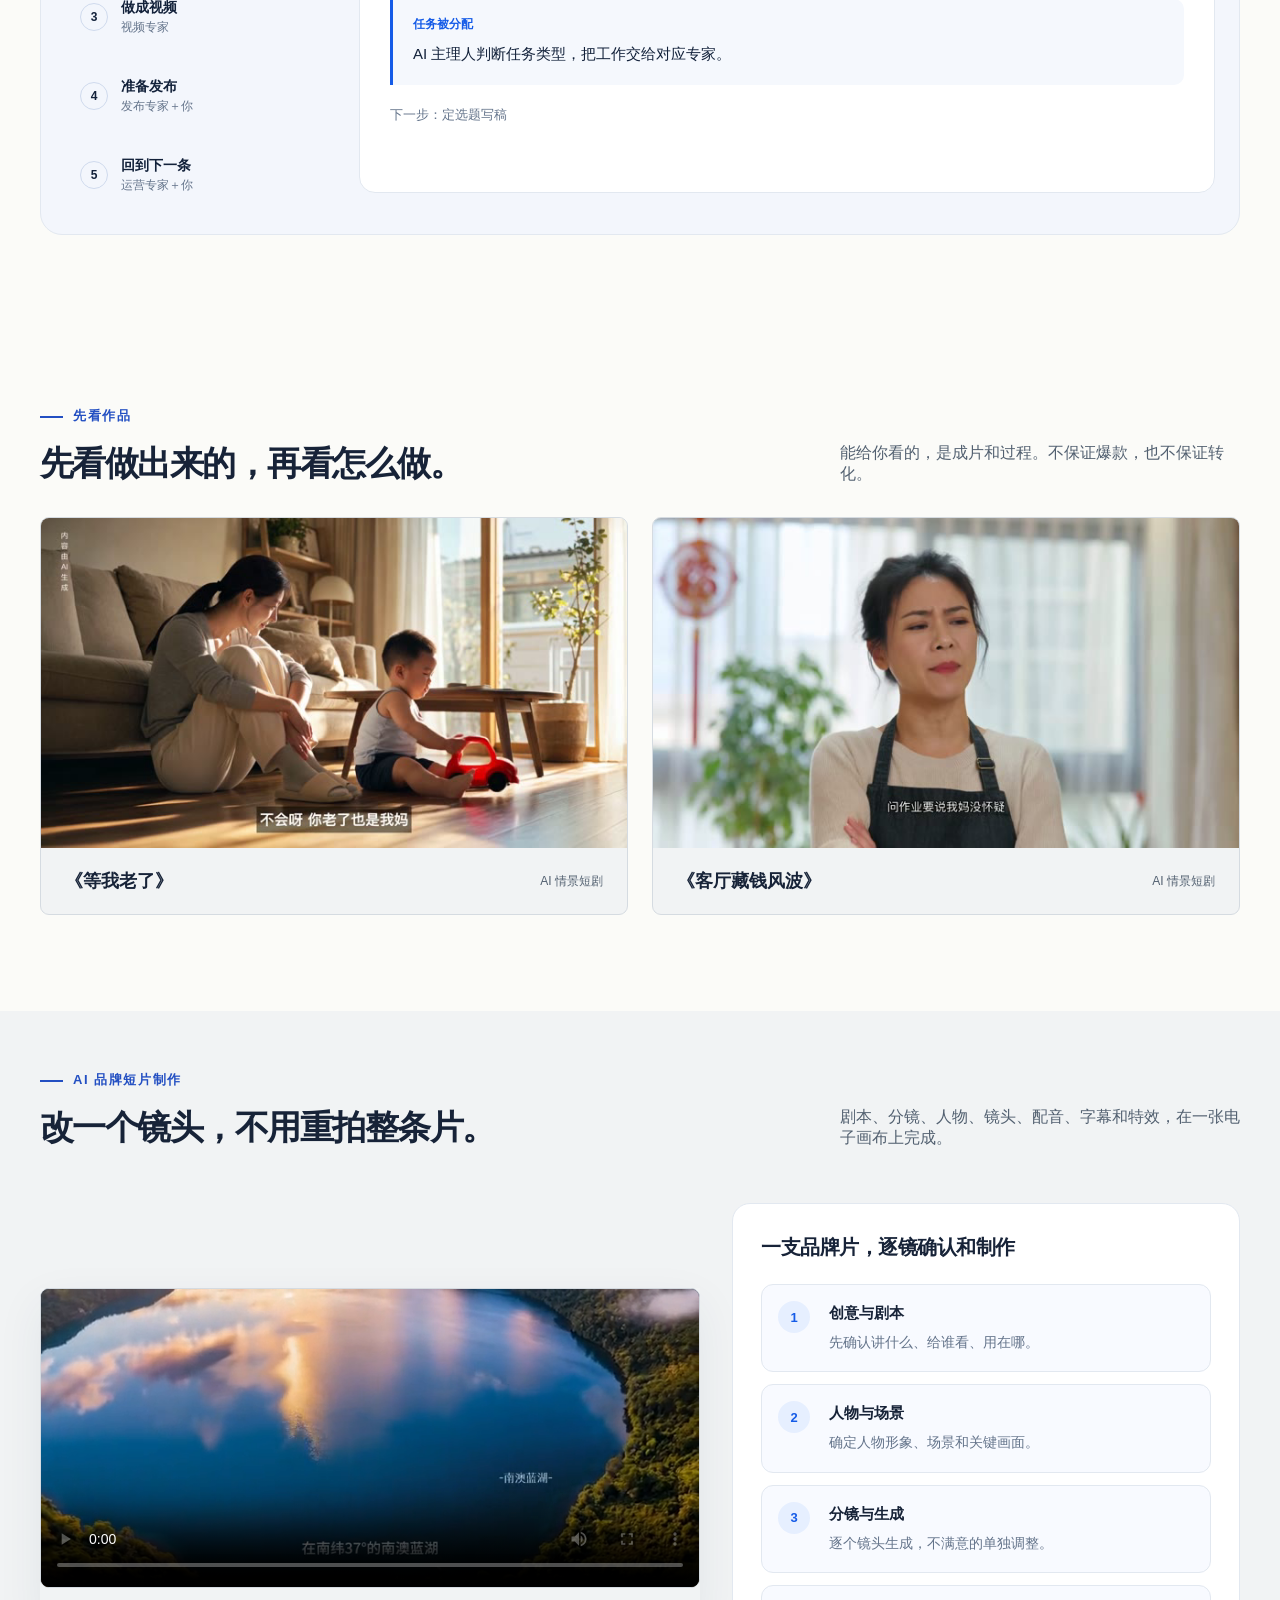
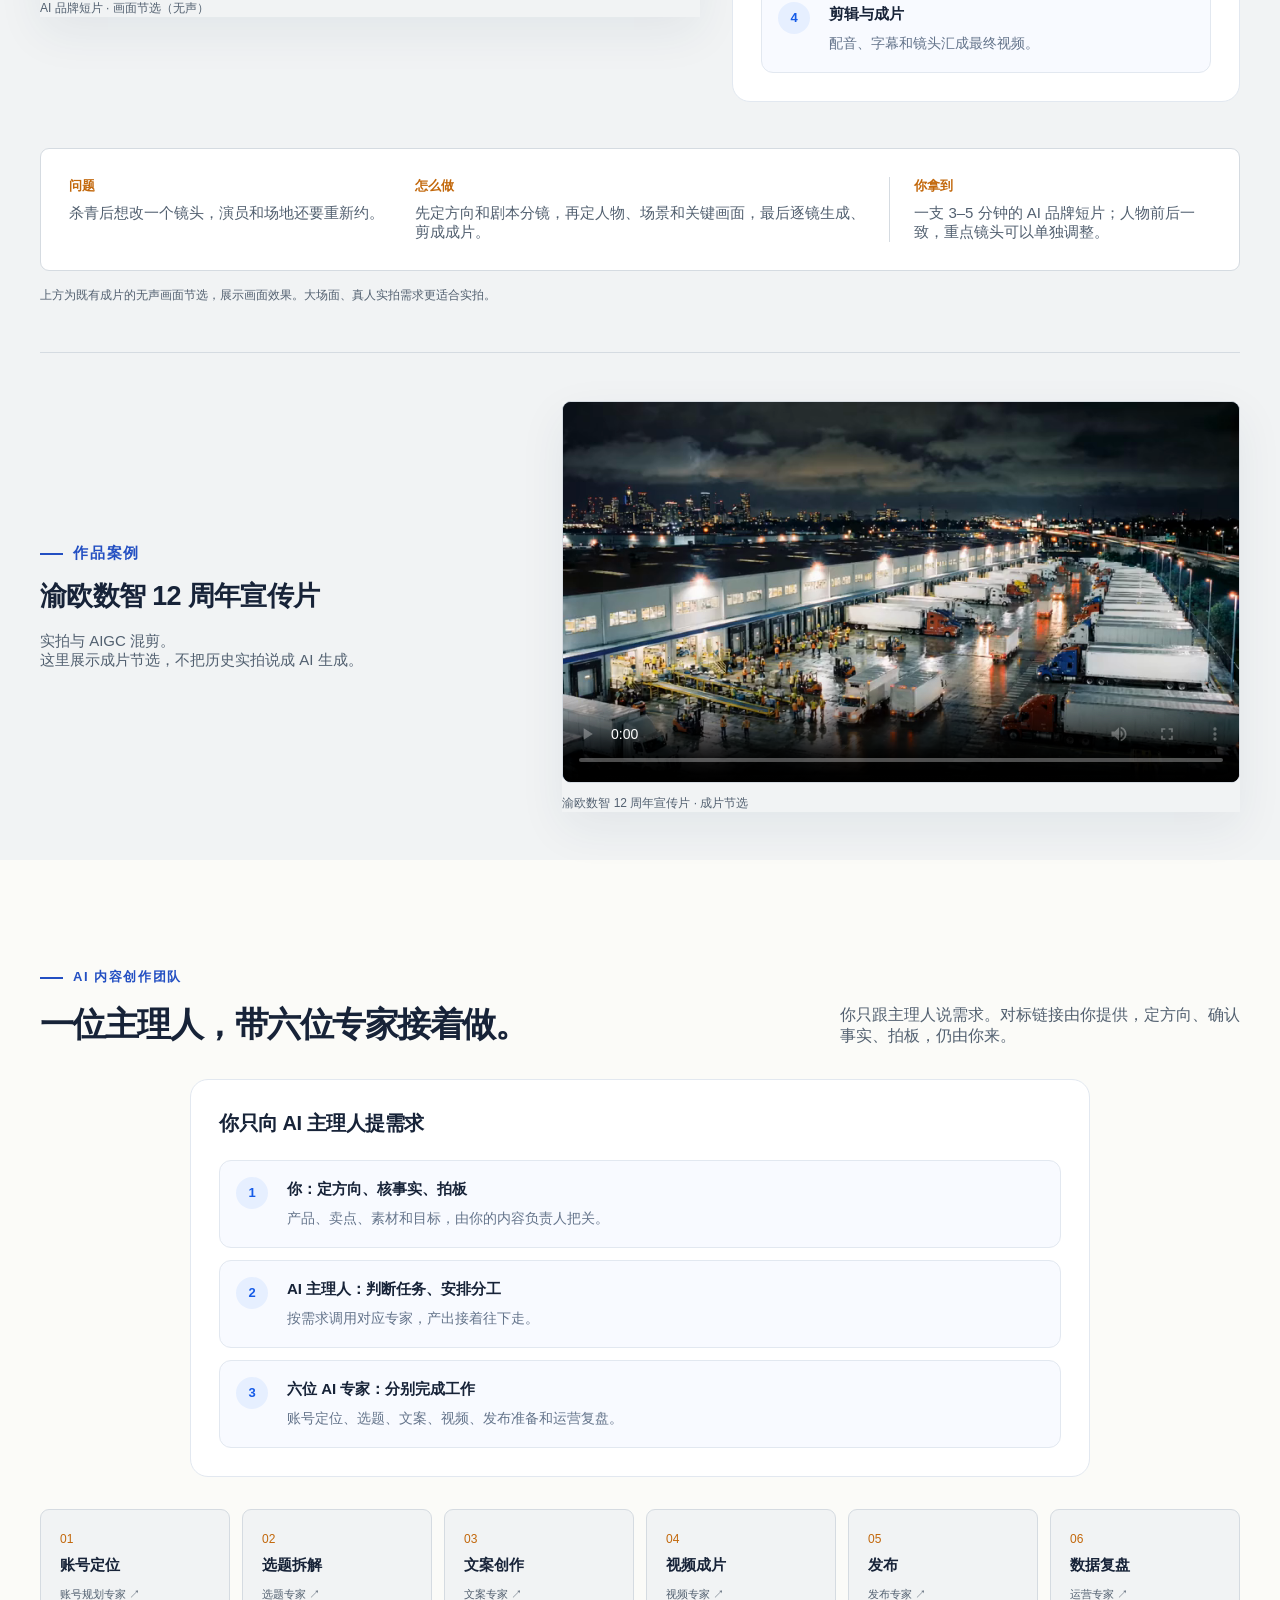
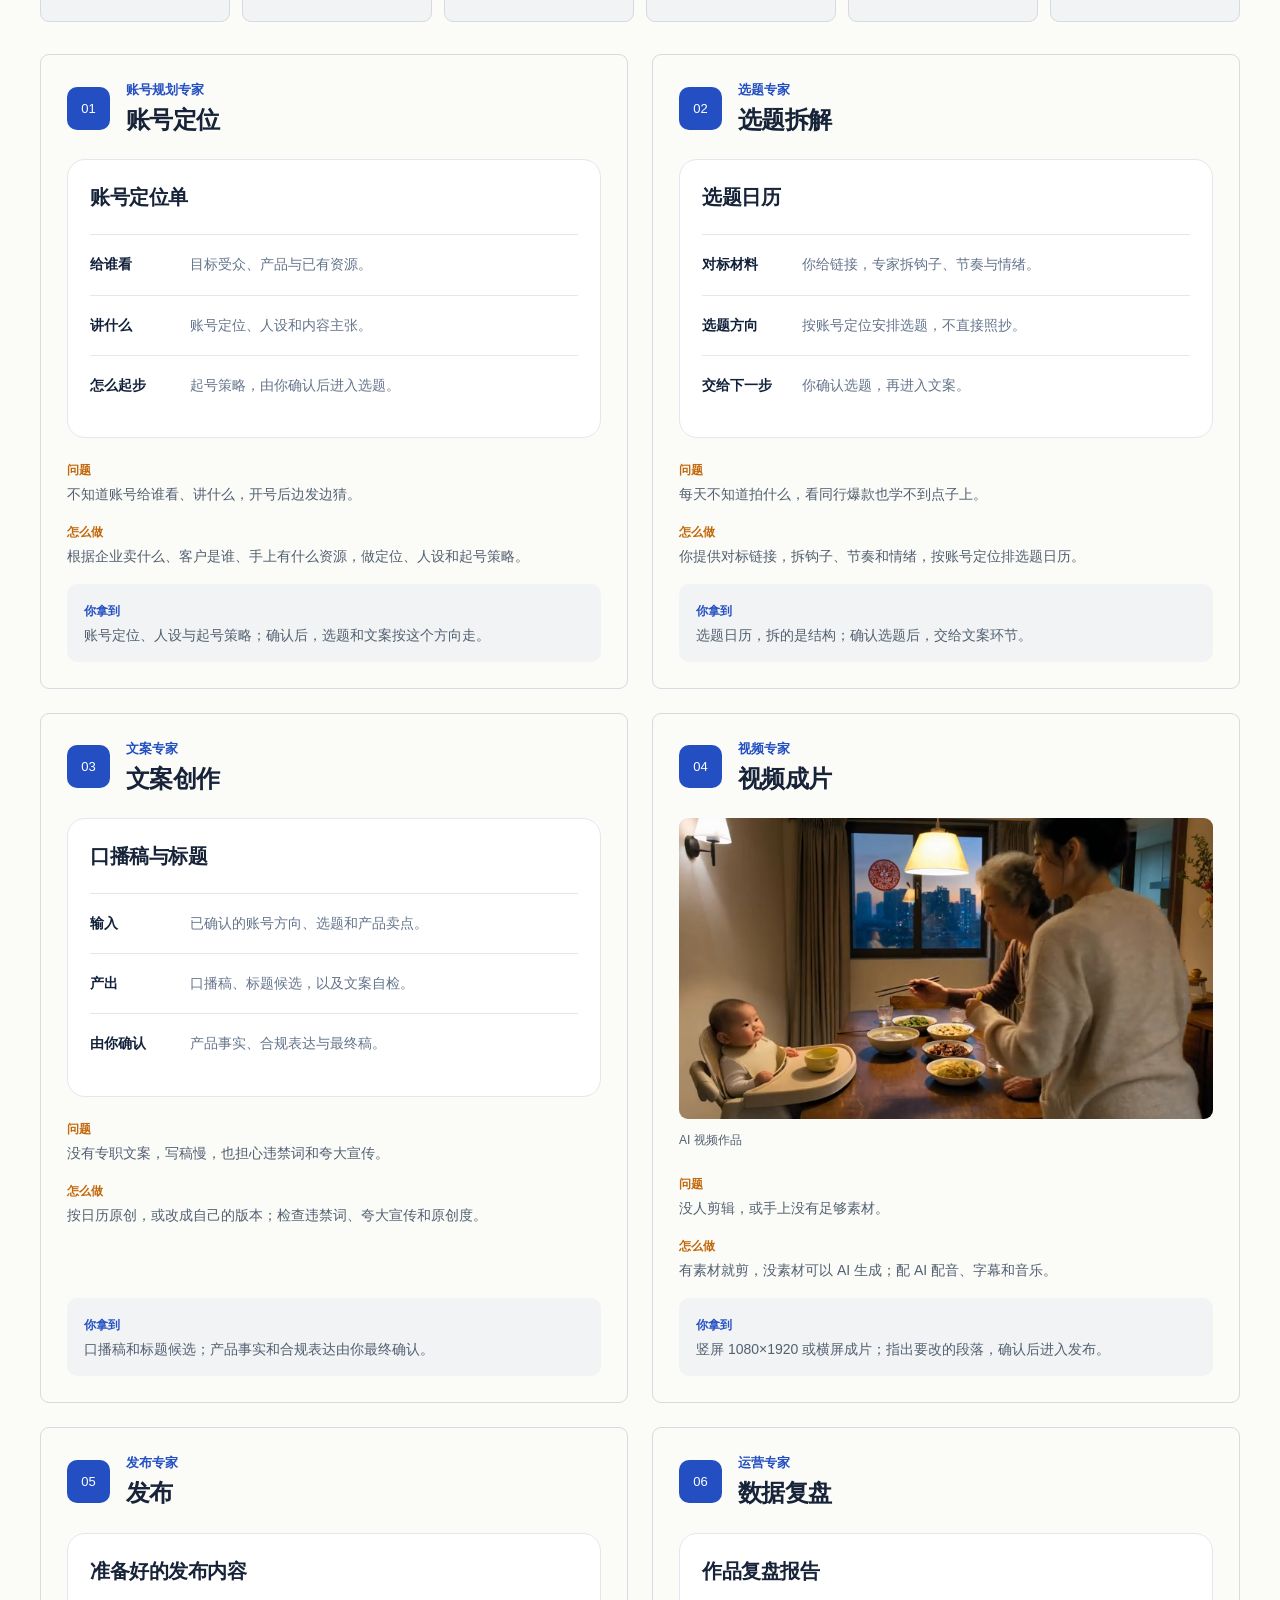
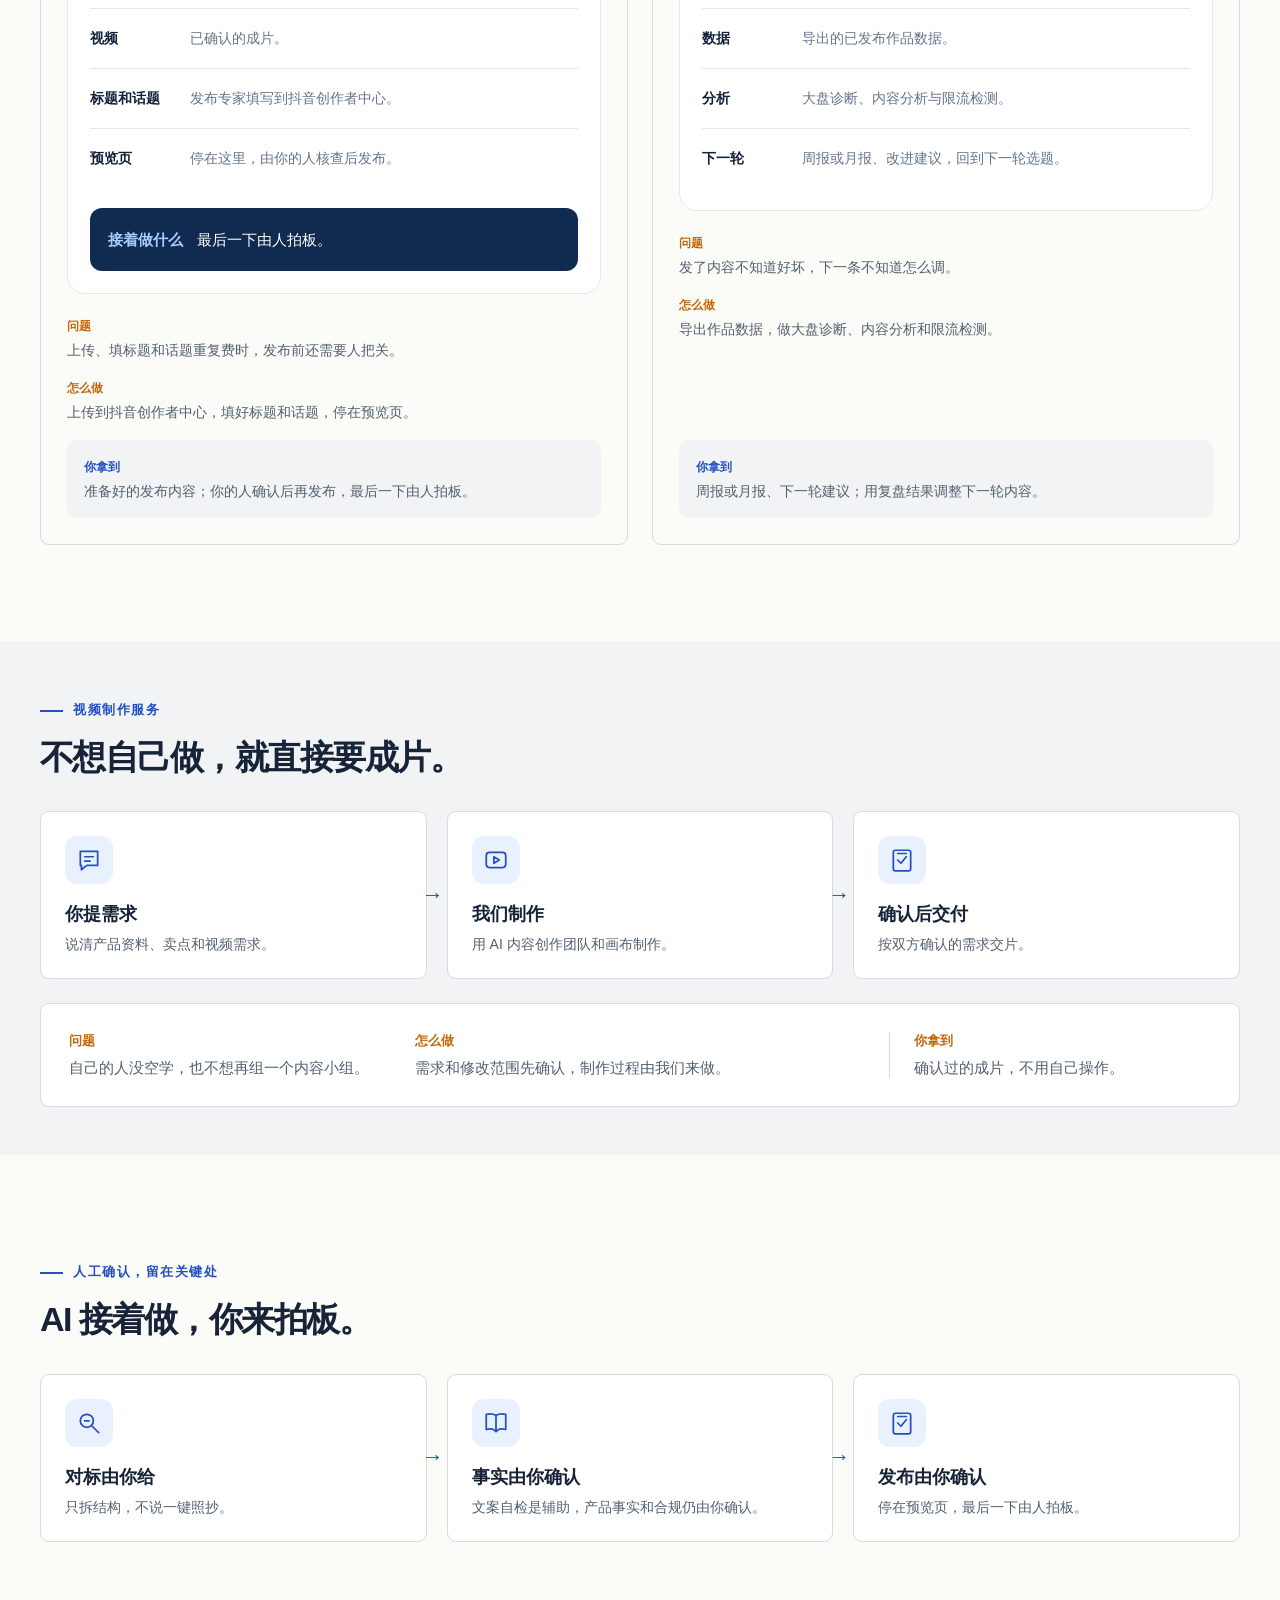
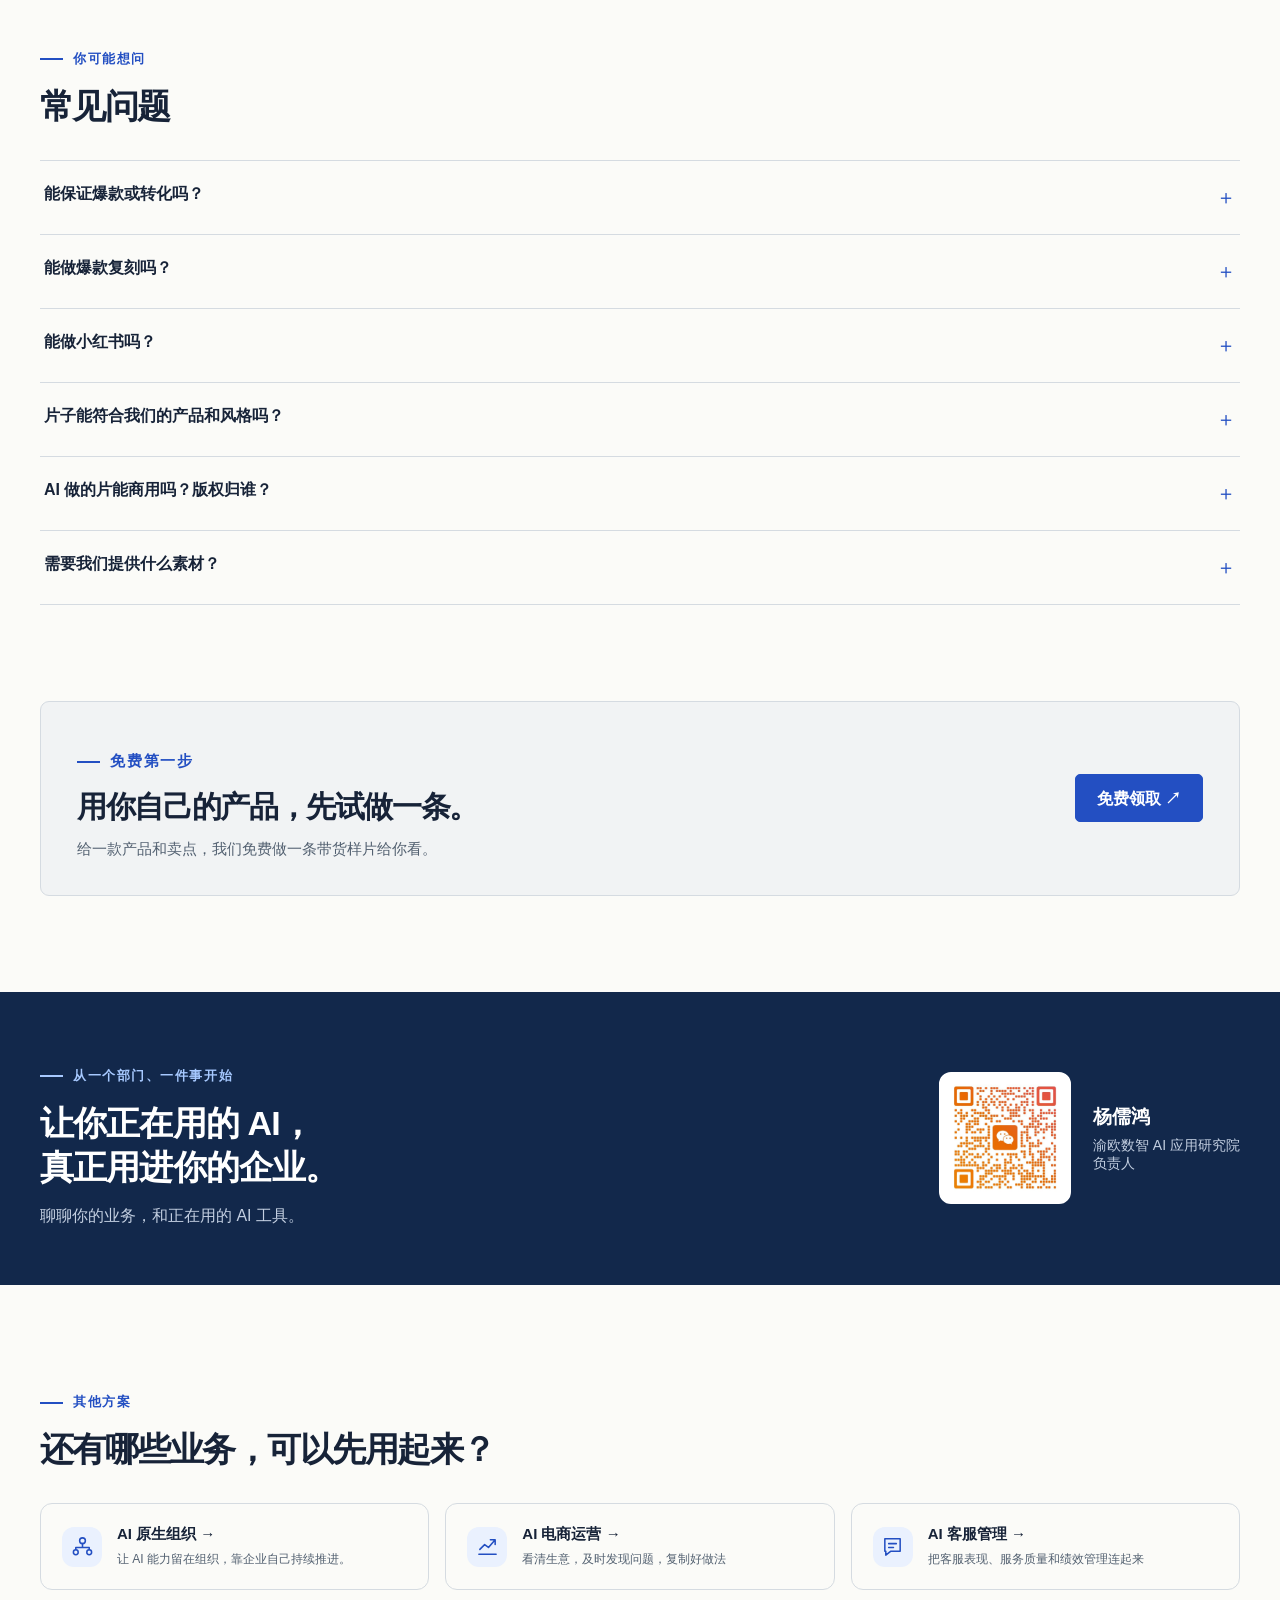
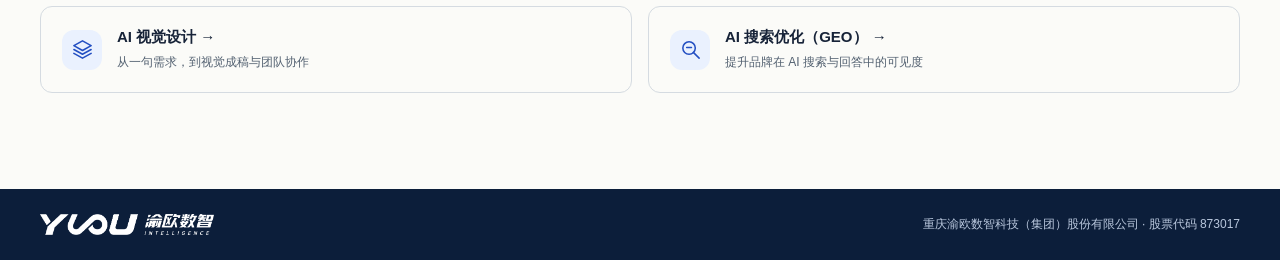
<file: content.html>
<!doctype html>
<html lang="zh-CN"><head><meta charset="utf-8"><meta name="viewport" content="width=device-width,initial-scale=1"><meta name="description" content="一位内容运营主理人带 6 位 AI 专家，从账号定位接力做到数据复盘。"><title>AI 内容生产 · 一个人，撑起一个内容团队。｜渝欧数智 AI 应用研究院</title><link rel="stylesheet" href="assets/site.css"><style>.product-page{--p-gap:24px}.p-section{margin-top:var(--section-gap)}.p-hero{padding:64px 0 48px;background:linear-gradient(145deg,var(--color-white),var(--color-soft))}.p-hero h1{max-width:900px}.p-lead{font-size:19px;max-width:760px;margin-top:22px}.p-proof{display:flex;flex-wrap:wrap;gap:12px 24px;margin-top:22px;font-size:14px;color:var(--color-muted)}.p-proof span:before{content:'✓';color:var(--color-primary);margin-right:7px}.p-hero-top{display:grid;grid-template-columns:1fr 280px;gap:48px;align-items:center}.p-metric{border-left:3px solid var(--color-accent);padding-left:26px}.p-metric b{font-size:60px;letter-spacing:-.05em;line-height:1.1;color:var(--color-primary);display:block}.p-metric p{font-size:15px;margin-top:12px}.p-metric small{font-size:12px;color:var(--color-muted)}.p-dashboard{margin-top:38px;border:1px solid var(--color-line);border-radius:var(--radius);overflow:hidden;background:var(--color-white)}.p-tabs{display:flex;gap:8px;overflow-x:auto;padding:16px 20px;background:var(--color-soft);border-bottom:1px solid var(--color-line)}.p-tabs button{border:1px solid var(--color-line);padding:10px 19px;white-space:nowrap;border-radius:10px;background:var(--color-white);color:var(--color-muted)}.p-tabs button[aria-selected=true]{background:var(--color-primary);border-color:var(--color-primary);color:var(--color-white)}.p-tab-panel{padding:24px}.p-tab-panel[hidden]{display:none}.p-tab-title{display:flex;justify-content:space-between;gap:20px;align-items:center;margin-bottom:18px}.p-tab-title b{font-size:18px}.p-tab-title small{font-size:12px;color:var(--color-muted)}.p-image-scroll{max-width:100%;overflow-x:auto;overscroll-behavior-x:contain;border-radius:var(--radius);background:var(--color-soft);scrollbar-width:thin}.p-image-scroll img{margin-inline:auto}.p-image-scroll img.p-native{max-width:none;height:auto;flex-shrink:0;margin-inline:auto}.p-figure{margin:0}.p-figure figcaption{font-size:12px;line-height:1.6;color:var(--color-muted);margin-top:12px}.p-tab-panel .p-figure{max-width:100%;margin:auto}.p-tab-panel .p-image-scroll:has(img[style*="840"]){max-width:840px;margin:auto}.p-nav-grid{display:grid;grid-template-columns:repeat(4,1fr);gap:16px}.p-nav-card{border:1px solid var(--color-line);border-radius:var(--radius);padding:22px;display:flex;flex-direction:column;gap:13px;background:var(--color-white)}.p-nav-card:hover{background:var(--color-soft);border-color:var(--color-primary)}.p-nav-card b{font-size:17px}.p-nav-card p{font-size:13px}.p-nav-card .icon{width:40px;height:40px}.p-nav-card .icon svg{width:22px;height:22px}.p-flow{display:grid;grid-template-columns:repeat(4,1fr);gap:20px}.p-flow>div{position:relative;border:1px solid var(--color-line);border-radius:var(--radius);padding:24px;background:var(--color-white)}.p-flow>div:not(:last-child):after{content:'→';position:absolute;right:-18px;top:42%;font-size:22px;color:var(--color-primary);z-index:1}.p-flow b{display:block;margin:18px 0 10px;font-size:18px}.p-flow p{font-size:14px}.p-flow.three{grid-template-columns:repeat(3,1fr)}.p-triplet{display:grid;grid-template-columns:1fr 1.4fr 1fr;gap:24px;padding:28px;border:1px solid var(--color-line);border-radius:var(--radius);background:var(--color-white);margin-top:24px}.p-triplet small{font-size:13px;font-weight:700;color:var(--color-accent);display:block;margin-bottom:9px}.p-triplet p{font-size:15px}.p-triplet>div:last-child{border-left:1px solid var(--color-line);padding-left:24px}.p-band{padding-block:48px;background:var(--color-soft)}.p-feature-head{display:flex;align-items:start;gap:20px;margin-bottom:28px}.p-feature-head p{font-size:15px;margin-top:14px;max-width:780px}.p-feature-head h2{font-size:30px}.p-hint{font-size:12px;color:var(--color-muted);margin-top:16px}.p-columns{display:grid;grid-template-columns:1fr 1fr;gap:24px}.p-columns>article{border:1px solid var(--color-line);border-radius:var(--radius);padding:30px;min-width:0}.p-columns h3{font-size:24px;margin:18px 0}.p-vertical-flow{display:flex;flex-direction:column;gap:13px;margin-top:26px}.p-vertical-flow span{display:flex;align-items:center;gap:14px;padding:16px;background:var(--color-soft);border-radius:10px;font-size:14px}.p-vertical-flow span b{font-size:12px;color:var(--color-primary);font-weight:650}.p-two{display:grid;grid-template-columns:1fr 1fr;gap:48px;align-items:center}.p-delivery{margin-top:20px;padding:20px;background:var(--color-soft);border-radius:10px;font-size:14px}.p-delivery b{display:block;color:var(--color-text);margin-bottom:7px}.p-step{padding:24px;background:var(--color-white);border:1px solid var(--color-line);border-radius:var(--radius)}.p-step h3{font-size:18px;margin-top:18px}.p-step p{font-size:14px;margin-top:12px}.p-first{display:grid;grid-template-columns:1fr auto;gap:28px;align-items:center;border:1px solid var(--color-line);border-radius:var(--radius);padding:36px;background:var(--color-soft)}.p-first p{margin-top:14px;font-size:15px}.p-first h2{font-size:30px}.p-example{padding:30px;border-radius:var(--radius);background:var(--color-primary);color:var(--color-white)}.p-example p{color:var(--color-white);opacity:.9}.p-example h3{font-size:25px;margin:18px 0}.p-label{font-size:13px;color:var(--color-primary);font-weight:650}.p-proof-badge{padding:24px;border-radius:var(--radius);border:1px solid var(--color-line);background:var(--color-white)}.p-proof-badge b{font-size:48px;line-height:1.2;display:block;color:var(--color-primary);margin-bottom:12px}.p-proof-badge p{font-size:14px}section[id],article[id]{scroll-margin-top:100px}
@media(max-width:900px){.p-nav-grid{grid-template-columns:repeat(2,1fr)}.p-flow{grid-template-columns:repeat(2,1fr)}.p-flow>div:nth-child(2):after{display:none}.p-triplet{gap:18px;padding:23px}}
@media(max-width:768px){.product-page{--section-gap:56px}.p-hero{padding:38px 0}.p-hero h1{font-size:36px}.p-lead{font-size:17px}.p-hero-top,.p-columns,.p-two,.p-first{grid-template-columns:1fr;gap:26px}.p-metric{display:flex;flex-wrap:wrap;column-gap:20px;align-items:center;padding-left:20px}.p-metric b{font-size:46px}.p-metric p{font-size:13px;margin:0}.p-metric small{font-size:11px;display:block;margin-top:9px}.p-proof{font-size:12px;gap:8px 15px}.p-dashboard{margin-top:28px}.p-tabs{padding:12px;gap:7px}.p-tabs button{font-size:13px;padding:10px 13px}.p-tab-panel{padding:16px}.p-tab-title{align-items:start;flex-direction:column;gap:7px}.p-tab-title b{font-size:16px}.p-tab-title small{font-size:11px}.p-triplet{grid-template-columns:1fr;gap:20px;padding:23px}.p-triplet>div:last-child{border:0;padding-left:0}.p-triplet p{font-size:14px}.p-flow,.p-flow.three{grid-template-columns:1fr}.p-flow>div{padding:24px}.p-flow>div:after{display:none}.p-flow>div{display:grid;grid-template-columns:44px 1fr;gap:0 16px}.p-flow .icon{grid-row:span 2;width:44px;height:44px}.p-flow b{margin:0 0 9px;font-size:17px}.p-flow p{font-size:13px}.p-nav-grid{gap:12px}.p-nav-card{padding:18px;gap:12px}.p-nav-card b{font-size:15px}.p-nav-card p{font-size:12px}.p-columns>article{padding:24px}.p-columns h3{font-size:23px}.p-feature-head h2{font-size:26px}.p-feature-head p{font-size:14px}.p-feature-head .icon{width:42px;height:42px}.p-band{padding-block:36px}.p-first{padding:26px}.p-first h2{font-size:26px}.p-first .btn{justify-self:start}.p-figure figcaption{font-size:11px}.p-example{padding:25px}.p-example h3{font-size:22px}}
@media(prefers-reduced-motion:reduce){.product-page *{animation:none!important;transition:none!important}}

.p-flow.two{grid-template-columns:repeat(2,1fr)}.product-page [id]{scroll-margin-top:100px}@media(max-width:768px){.p-flow.two{grid-template-columns:1fr}}

.p-two>*,.p-columns>*{min-width:0}

.c-hero{display:grid;grid-template-columns:minmax(0,1fr) minmax(0,720px);gap:48px;align-items:center}.c-hero h1{font-size:44px}.c-hero .p-lead{font-size:17px}.c-player{min-width:0;max-width:100%;margin:0}.c-player video{display:block;max-width:100%;height:auto;background:var(--color-text);border:1px solid var(--color-line);border-radius:var(--radius)}.c-player figcaption{font-size:12px;color:var(--color-muted);margin-top:12px}.c-works{display:grid;grid-template-columns:1fr 1fr;gap:24px}.c-works figure{border:1px solid var(--color-line);border-radius:var(--radius);overflow:hidden;background:var(--color-soft)}.c-works img{width:100%;height:auto}.c-works figcaption{padding:21px 24px;display:flex;justify-content:space-between;align-items:center;gap:15px}.c-works b{font-size:18px}.c-works span{font-size:12px;color:var(--color-muted)}.c-paths{display:flex;flex-direction:column;border-top:1px solid var(--color-line)}.c-paths>a{display:flex;gap:24px;padding:24px 12px;border-bottom:1px solid var(--color-line);align-items:center}.c-paths>a:hover{background:var(--color-soft)}.c-paths b{font-size:20px}.c-paths p{font-size:14px;margin-top:8px}.c-cinema{padding-block:48px;background:var(--color-soft)}.c-brand-media{display:grid;grid-template-columns:minmax(0,1.3fr) minmax(0,1fr);gap:32px;align-items:center}.c-brand-media .p-figure img{max-width:100%;margin:auto}.c-history{display:grid;grid-template-columns:minmax(0,.7fr) minmax(0,1fr);gap:48px;margin-top:48px;align-items:center;border-top:1px solid var(--color-line);padding-top:48px}.c-history h3{font-size:27px;margin-bottom:18px}.c-history p{font-size:15px}.c-team-picture{max-width:900px;margin:auto}.c-relay{display:grid;grid-template-columns:repeat(6,1fr);gap:12px;margin:32px 0}.c-relay a{border:1px solid var(--color-line);border-radius:var(--radius);padding:19px;background:var(--color-soft)}.c-relay a:hover{border-color:var(--color-primary)}.c-relay span{font-size:12px;color:var(--color-accent)}.c-relay b{display:block;font-size:15px;margin:9px 0}.c-relay small{font-size:11px;color:var(--color-muted)}.c-role-grid{display:grid;grid-template-columns:1fr 1fr;gap:24px}.c-role{min-width:0;display:flex;flex-direction:column;padding:26px;border:1px solid var(--color-line);border-radius:var(--radius)}.c-role-heading{display:flex;gap:16px;align-items:center;margin-bottom:24px}.c-role-heading>span{width:43px;height:43px;display:grid;place-items:center;border-radius:10px;background:var(--color-primary);color:var(--color-white);font-size:13px}.c-role h3{font-size:24px;margin-top:5px}.c-role .p-figure{margin-bottom:24px}.c-role-copy{display:flex;flex-direction:column;gap:18px;flex:1}.c-role-copy p{font-size:14px;margin-top:7px}.c-role-copy small{font-size:12px;color:var(--color-accent);font-weight:650}.c-role-copy .c-take{padding:17px;background:var(--color-soft);border-radius:10px;margin-top:auto}.c-role-copy .c-take small{color:var(--color-primary)}@media(max-width:1000px){.c-hero{grid-template-columns:1fr;gap:32px}.c-hero h1{font-size:48px}.c-hero .c-player{max-width:720px;width:100%;margin:auto}.c-relay{grid-template-columns:repeat(3,1fr)}}@media(max-width:768px){.c-hero{gap:28px}.c-hero h1{font-size:36px}.c-hero .p-lead{font-size:16px}.c-works,.c-brand-media,.c-history,.c-role-grid{grid-template-columns:1fr}.c-works figcaption{display:block;padding:20px}.c-works span{display:block;margin-top:8px}.c-paths>a{padding:22px 0;gap:18px}.c-paths b{font-size:18px}.c-paths p{font-size:13px}.c-cinema{padding-block:36px}.c-history{gap:26px;padding-top:32px;margin-top:32px}.c-history h3{font-size:24px}.c-relay{gap:10px}.c-relay a{padding:16px 10px}.c-relay b{font-size:14px}.c-relay small{font-size:10px}.c-role{padding:23px}.c-role h3{font-size:22px}.c-role-copy p{font-size:14px}.c-player figcaption{font-size:11px}}
</style><script src="assets/site.js" defer=""></script><link rel="stylesheet" href="assets/product-story.css"><script src="assets/product-story.js" defer=""></script><link rel="stylesheet" href="assets/研究院.css"></head><body class="product-page" data-page="content"><a class="skip-link" href="#main">跳到正文</a><header class="global-header"><div class="wrap global-nav"><a class="global-brand" href="index.html" aria-label="渝欧数智 AI 应用研究院首页"><img src="assets/home/logo-nav.png" alt="渝欧数智" width="603" height="71"><span>AI 应用研究院</span></a><nav class="global-links" id="global-links" aria-label="主导航"><div class="solution-menu"><button class="solution-toggle" aria-expanded="false" aria-controls="solution-dropdown">解决方案<span class="chevron" aria-hidden="true">⌄</span></button><div class="solution-dropdown" id="solution-dropdown" hidden=""><a href="ai-org.html"><b>AI 原生组织</b><span>让 AI 能力留在组织，靠企业自己持续推进。</span></a><a href="ecommerce.html"><b>AI 电商运营</b><span>看清生意，及时发现问题，复制好做法</span></a><a href="service.html"><b>AI 客服管理</b><span>把客服表现、服务质量和绩效管理连起来</span></a><a href="visual.html"><b>AI 视觉设计</b><span>从一句需求，到视觉成稿与团队协作</span></a><a href="content.html"><b>AI 内容生产</b><span>让小团队持续做出内容</span></a><a href="geo.html"><b>AI 搜索优化（GEO）</b><span>提升品牌在 AI 搜索与回答中的可见度</span></a></div></div><a href="#works">看作品</a><a href="#team">专家接力</a><a href="#faq">常见问题</a><div class="global-controls mobile-actions"><button class="btn small secondary" data-offer="content">免费体验</button><button class="btn small" data-contact="">联系我们</button></div></nav><a class="guide-entry" data-manual-entry="content" href="manual-content.html">产品手册</a><div class="global-controls desktop-actions"><button class="btn small secondary" data-offer="content">免费体验</button><button class="btn small" data-contact="">联系我们</button></div><button class="mobile-toggle" aria-expanded="false" aria-controls="global-links" aria-label="打开或关闭导航菜单">☰</button></div></header><main id="main"><section class="p-hero"><div class="wrap c-hero"><div><p class="eyebrow">AI 内容生产</p><h1>一个人，<br><span class="accent">撑起一个内容团队。</span></h1><p class="p-lead">你的人向 AI 主理人提需求，六位 AI 专家接力做内容。你定方向、核事实、看成片；也可以直接把视频需求交给我们。</p><div class="actions"><button class="btn" data-offer="content">免费试做一条样片</button><a class="btn secondary" href="#team">看 6 位专家怎么接力 ↓</a></div></div><figure class="c-player"><video controls="" playsinline="" preload="metadata" width="720" height="406" poster="assets/content/作品_日常短剧封面.png" aria-label="AI 情景短剧 · 真实成片"><source src="assets/content/work-daily.mp4" type="video/mp4">浏览器不支持播放此视频。</video><figcaption>AI 情景短剧</figcaption></figure></div></section><section class="section wrap product-form" id="panorama" aria-labelledby="product-form-title"><div class="form-intro"><p class="eyebrow">你拿到什么，怎么用</p><h2 id="product-form-title">一套能安装使用的 AI 内容专家团。</h2><p>你的人在对话里向 AI 主理人提需求，它把工作交给六位 AI 专家，选题、写稿、成片、发布准备和复盘接着做。你定方向、核事实、做最后确认。</p></div><div class="form-options" style="--choices:3"><a class="form-option" href="#team"><span class="form-kind">自己持续做内容</span><h3>把专家团交给你的内容负责人</h3><p>配好产品与风格，你的人通过对话跑内容任务，拿到稿件、成片和复盘。</p><span class="form-next">继续看怎么做 ↗</span></a><a class="form-option" href="#brand"><span class="form-kind">做一支品牌片</span><h3>先确认创意与分镜，再逐镜制作</h3><p>人物、场景与关键画面先确认，不满意的镜头单独调整。</p><span class="form-next">继续看怎么做 ↗</span></a><a class="form-option" href="#delivery"><span class="form-kind">直接拿视频</span><h3>你提需求，我们交成片</h3><p>不自己操作工具，由我们按确认后的需求完成视频制作。</p><span class="form-next">继续看怎么做 ↗</span></a></div><div class="form-links"><a href="#works">先看作品 ↗</a><a href="#team">看六位 AI 专家 ↗</a><a href="#approval">看人工确认的位置 ↗</a></div><div class="work-demo" aria-label="一句新品需求，怎样变成一条视频和下一轮选题？"><div class="work-demo-head"><div><h3>一句新品需求，怎样变成一条视频和下一轮选题？</h3><p>你是内容负责人，AI 主理人负责分工。六位专家接力，内容发出去后，数据再回到下一轮。</p></div><span class="work-demo-label">工作示例 · 点步骤查看</span></div><div class="work-demo-body"><div class="work-steps" role="group" aria-label="工作步骤"><button class="work-step" type="button" id="work-step-0" aria-pressed="true" aria-controls="work-pane-0"><span>1</span><span><b>说清任务</b><small>你对 AI 主理人说</small></span></button><button class="work-step" type="button" id="work-step-1" aria-pressed="false" aria-controls="work-pane-1"><span>2</span><span><b>定选题写稿</b><small>账号、选题与文案专家</small></span></button><button class="work-step" type="button" id="work-step-2" aria-pressed="false" aria-controls="work-pane-2"><span>3</span><span><b>做成视频</b><small>视频专家</small></span></button><button class="work-step" type="button" id="work-step-3" aria-pressed="false" aria-controls="work-pane-3"><span>4</span><span><b>准备发布</b><small>发布专家＋你</small></span></button><button class="work-step" type="button" id="work-step-4" aria-pressed="false" aria-controls="work-pane-4"><span>5</span><span><b>回到下一条</b><small>运营专家＋你</small></span></button></div><div class="work-panes" aria-live="polite"><div class="work-pane" id="work-pane-0" aria-labelledby="work-step-0"><span class="work-actor">你对 AI 主理人说</span><h4>这次要做什么，先向一个入口说</h4><p>把产品资料、卖点和内容目标交给 AI 主理人；已有素材或对标链接也一并提供。</p><div class="work-result"><small>任务被分配</small><p>AI 主理人判断任务类型，把工作交给对应专家。</p></div><p class="work-return">下一步：定选题写稿</p></div><div class="work-pane" id="work-pane-1" aria-labelledby="work-step-1" hidden=""><span class="work-actor">账号、选题与文案专家</span><h4>方向确认后，往下接成口播稿</h4><p>按账号定位排选题，拆你提供的对标结构，再写口播稿与标题。</p><div class="work-result"><small>你来确认</small><p>选题是否合适，产品事实、文案和合规表达是否准确。</p></div><p class="work-return">下一步：做成视频</p></div><div class="work-pane" id="work-pane-2" aria-labelledby="work-step-2" hidden=""><span class="work-actor">视频专家</span><h4>有素材就剪，缺素材可以生成</h4><p>真人口播、直播切片和素材混剪可以继续加工，也能用 AI 生成画面，配字幕、配音和音乐。</p><div class="work-result"><small>你拿到</small><p>可审看的成片；指出要改的段落后继续调整。</p></div><p class="work-return">下一步：准备发布</p></div><div class="work-pane" id="work-pane-3" aria-labelledby="work-step-3" hidden=""><span class="work-actor">发布专家＋你</span><h4>填好内容，最后一下由人决定</h4><p>上传到抖音创作者中心，填好标题和话题，停在预览页。</p><div class="work-result"><small>确认动作</small><p>你的人核查后再发布。</p></div><p class="work-return">下一步：回到下一条</p></div><div class="work-pane" id="work-pane-4" aria-labelledby="work-step-4" hidden=""><span class="work-actor">运营专家＋你</span><h4>发完的内容，用数据决定下一条</h4><p>导出作品数据，做内容分析和复盘，给出周报或月报与下一轮建议。</p><div class="work-result"><small>留下结果</small><p>从定位、稿件到成片和复盘的一整条工作记录。</p></div><p class="work-return">这些结果会进入后续工作，继续使用和改进。</p></div></div></div></div></section><section class="p-section wrap" id="works"><div class="section-head"><div><p class="eyebrow">先看作品</p><h2>先看做出来的，再看怎么做。</h2></div><p>能给你看的，是成片和过程。不保证爆款，也不保证转化。</p></div><div class="c-works"><figure><img src="assets/content/短剧_等我老了.png" alt="《等我老了》真实截帧"><figcaption><b>《等我老了》</b><span>AI 情景短剧</span></figcaption></figure><figure><img src="assets/content/短剧_客厅藏钱风波.png" alt="《客厅藏钱风波》真实截帧"><figcaption><b>《客厅藏钱风波》</b><span>AI 情景短剧</span></figcaption></figure></div></section><section class="p-section c-cinema" id="brand"><div class="wrap"><div class="section-head"><div><p class="eyebrow">AI 品牌短片制作</p><h2>改一个镜头，不用重拍整条片。</h2></div><p>剧本、分镜、人物、镜头、配音、字幕和特效，在一张电子画布上完成。</p></div><div class="c-brand-media"><figure class="c-player"><video controls="" playsinline="" preload="metadata" width="720" height="326" poster="assets/content/作品_品牌短片封面.png" aria-label="AI 品牌短片 · 真实成片画面节选（无声）"><source src="assets/content/品牌短片_画面节选.mp4" type="video/mp4">浏览器不支持播放此视频。</video><figcaption>AI 品牌短片 · 画面节选（无声）</figcaption></figure><div class="clear-board"><div class="clear-board-head"><h4>一支品牌片，逐镜确认和制作</h4></div><div class="clear-stage-list"><div class="clear-stage"><span>1</span><div><b>创意与剧本</b><p>先确认讲什么、给谁看、用在哪。</p></div></div><div class="clear-stage"><span>2</span><div><b>人物与场景</b><p>确定人物形象、场景和关键画面。</p></div></div><div class="clear-stage"><span>3</span><div><b>分镜与生成</b><p>逐个镜头生成，不满意的单独调整。</p></div></div><div class="clear-stage"><span>4</span><div><b>剪辑与成片</b><p>配音、字幕和镜头汇成最终视频。</p></div></div></div></div></div><div class="p-triplet"><div><small>问题</small><p>杀青后想改一个镜头，演员和场地还要重新约。</p></div><div><small>怎么做</small><p>先定方向和剧本分镜，再定人物、场景和关键画面，最后逐镜生成、剪成成片。</p></div><div><small>你拿到</small><p>一支 3–5 分钟的 AI 品牌短片；人物前后一致，重点镜头可以单独调整。</p></div></div><p class="p-hint">上方为既有成片的无声画面节选，展示画面效果。大场面、真人实拍需求更适合实拍。</p><div class="c-history"><div><p class="eyebrow">作品案例</p><h3>渝欧数智 12 周年宣传片</h3><p>实拍与 AIGC 混剪。<br>这里展示成片节选，不把历史实拍说成 AI 生成。</p></div><figure class="c-player"><video controls="" playsinline="" preload="metadata" width="810" height="456" poster="assets/content/作品_宣传片封面.png" aria-label="渝欧数智 12 周年宣传片 · 成片节选"><source src="assets/content/宣传片_成片节选.mp4" type="video/mp4">浏览器不支持播放此视频。</video><figcaption>渝欧数智 12 周年宣传片 · 成片节选</figcaption></figure></div></div></section><section class="p-section wrap" id="team"><div class="section-head"><div><p class="eyebrow">AI 内容创作团队</p><h2>一位主理人，带六位专家接着做。</h2></div><p>你只跟主理人说需求。对标链接由你提供，定方向、确认事实、拍板，仍由你来。</p></div><div class="c-team-picture"><div class="clear-board"><div class="clear-board-head"><h4>你只向 AI 主理人提需求</h4></div><div class="clear-stage-list"><div class="clear-stage"><span>1</span><div><b>你：定方向、核事实、拍板</b><p>产品、卖点、素材和目标，由你的内容负责人把关。</p></div></div><div class="clear-stage"><span>2</span><div><b>AI 主理人：判断任务、安排分工</b><p>按需求调用对应专家，产出接着往下走。</p></div></div><div class="clear-stage"><span>3</span><div><b>六位 AI 专家：分别完成工作</b><p>账号定位、选题、文案、视频、发布准备和运营复盘。</p></div></div></div></div></div><nav class="c-relay" aria-label="专家接力链"><a href="#position"><span>01</span><b>账号定位</b><small>账号规划专家 ↗</small></a><a href="#topics"><span>02</span><b>选题拆解</b><small>选题专家 ↗</small></a><a href="#copywriting"><span>03</span><b>文案创作</b><small>文案专家 ↗</small></a><a href="#video"><span>04</span><b>视频成片</b><small>视频专家 ↗</small></a><a href="#publish"><span>05</span><b>发布</b><small>发布专家 ↗</small></a><a href="#review"><span>06</span><b>数据复盘</b><small>运营专家 ↗</small></a></nav><div class="c-role-grid"><article class="c-role" id="position"><div class="c-role-heading"><span>01</span><div><p class="p-label">账号规划专家</p><h3>账号定位</h3></div></div><div class="clear-board"><div class="clear-board-head"><h4>账号定位单</h4></div><div class="clear-row"><b>给谁看</b><p>目标受众、产品与已有资源。</p></div><div class="clear-row"><b>讲什么</b><p>账号定位、人设和内容主张。</p></div><div class="clear-row"><b>怎么起步</b><p>起号策略，由你确认后进入选题。</p></div></div><div class="c-role-copy"><div><small>问题</small><p>不知道账号给谁看、讲什么，开号后边发边猜。</p></div><div><small>怎么做</small><p>根据企业卖什么、客户是谁、手上有什么资源，做定位、人设和起号策略。</p></div><div class="c-take"><small>你拿到</small><p>账号定位、人设与起号策略；确认后，选题和文案按这个方向走。</p></div></div></article><article class="c-role" id="topics"><div class="c-role-heading"><span>02</span><div><p class="p-label">选题专家</p><h3>选题拆解</h3></div></div><div class="clear-board"><div class="clear-board-head"><h4>选题日历</h4></div><div class="clear-row"><b>对标材料</b><p>你给链接，专家拆钩子、节奏与情绪。</p></div><div class="clear-row"><b>选题方向</b><p>按账号定位安排选题，不直接照抄。</p></div><div class="clear-row"><b>交给下一步</b><p>你确认选题，再进入文案。</p></div></div><div class="c-role-copy"><div><small>问题</small><p>每天不知道拍什么，看同行爆款也学不到点子上。</p></div><div><small>怎么做</small><p>你提供对标链接，拆钩子、节奏和情绪，按账号定位排选题日历。</p></div><div class="c-take"><small>你拿到</small><p>选题日历，拆的是结构；确认选题后，交给文案环节。</p></div></div></article><article class="c-role" id="copywriting"><div class="c-role-heading"><span>03</span><div><p class="p-label">文案专家</p><h3>文案创作</h3></div></div><div class="clear-board"><div class="clear-board-head"><h4>口播稿与标题</h4></div><div class="clear-row"><b>输入</b><p>已确认的账号方向、选题和产品卖点。</p></div><div class="clear-row"><b>产出</b><p>口播稿、标题候选，以及文案自检。</p></div><div class="clear-row"><b>由你确认</b><p>产品事实、合规表达与最终稿。</p></div></div><div class="c-role-copy"><div><small>问题</small><p>没有专职文案，写稿慢，也担心违禁词和夸大宣传。</p></div><div><small>怎么做</small><p>按日历原创，或改成自己的版本；检查违禁词、夸大宣传和原创度。</p></div><div class="c-take"><small>你拿到</small><p>口播稿和标题候选；产品事实和合规表达由你最终确认。</p></div></div></article><article class="c-role" id="video"><div class="c-role-heading"><span>04</span><div><p class="p-label">视频专家</p><h3>视频成片</h3></div></div><figure class="p-figure"><div class="p-image-scroll" tabindex="0" role="region" aria-label="真实视频成片导出画面，可左右滑动"><img src="assets/content/专家4_视频成片.png" alt="真实视频成片导出画面" style="width:720px"></div><figcaption>AI 视频作品</figcaption></figure><div class="c-role-copy"><div><small>问题</small><p>没人剪辑，或手上没有足够素材。</p></div><div><small>怎么做</small><p>有素材就剪，没素材可以 AI 生成；配 AI 配音、字幕和音乐。</p></div><div class="c-take"><small>你拿到</small><p>竖屏 1080×1920 或横屏成片；指出要改的段落，确认后进入发布。</p></div></div></article><article class="c-role" id="publish"><div class="c-role-heading"><span>05</span><div><p class="p-label">发布专家</p><h3>发布</h3></div></div><div class="clear-board"><div class="clear-board-head"><h4>准备好的发布内容</h4></div><div class="clear-row"><b>视频</b><p>已确认的成片。</p></div><div class="clear-row"><b>标题和话题</b><p>发布专家填写到抖音创作者中心。</p></div><div class="clear-row"><b>预览页</b><p>停在这里，由你的人核查后发布。</p></div><div class="clear-outcome"><b>接着做什么</b><span>最后一下由人拍板。</span></div></div><div class="c-role-copy"><div><small>问题</small><p>上传、填标题和话题重复费时，发布前还需要人把关。</p></div><div><small>怎么做</small><p>上传到抖音创作者中心，填好标题和话题，停在预览页。</p></div><div class="c-take"><small>你拿到</small><p>准备好的发布内容；你的人确认后再发布，最后一下由人拍板。</p></div></div></article><article class="c-role" id="review"><div class="c-role-heading"><span>06</span><div><p class="p-label">运营专家</p><h3>数据复盘</h3></div></div><div class="clear-board"><div class="clear-board-head"><h4>作品复盘报告</h4></div><div class="clear-row"><b>数据</b><p>导出的已发布作品数据。</p></div><div class="clear-row"><b>分析</b><p>大盘诊断、内容分析与限流检测。</p></div><div class="clear-row"><b>下一轮</b><p>周报或月报、改进建议，回到下一轮选题。</p></div></div><div class="c-role-copy"><div><small>问题</small><p>发了内容不知道好坏，下一条不知道怎么调。</p></div><div><small>怎么做</small><p>导出作品数据，做大盘诊断、内容分析和限流检测。</p></div><div class="c-take"><small>你拿到</small><p>周报或月报、下一轮建议；用复盘结果调整下一轮内容。</p></div></div></article></div></section><section class="p-section p-band" id="delivery"><div class="wrap"><div class="section-head"><div><p class="eyebrow">视频制作服务</p><h2>不想自己做，就直接要成片。</h2></div></div><div class="p-flow three"><div><span class="icon" aria-hidden="true"><svg viewBox="0 0 24 24"><path d="M4 4h16v13H10l-5 4v-4H4zM8 9h8M8 13h5"></path></svg></span><b>你提需求</b><p>说清产品资料、卖点和视频需求。</p></div><div><span class="icon" aria-hidden="true"><svg viewBox="0 0 24 24"><rect x="3" y="5" width="18" height="14" rx="3"></rect><path d="m10 9 5 3-5 3z"></path></svg></span><b>我们制作</b><p>用 AI 内容创作团队和画布制作。</p></div><div><span class="icon" aria-hidden="true"><svg viewBox="0 0 24 24"><rect x="4" y="3" width="16" height="19" rx="2"></rect><path d="m8 12 3 3 5-6M8 6h8"></path></svg></span><b>确认后交付</b><p>按双方确认的需求交片。</p></div></div><div class="p-triplet"><div><small>问题</small><p>自己的人没空学，也不想再组一个内容小组。</p></div><div><small>怎么做</small><p>需求和修改范围先确认，制作过程由我们来做。</p></div><div><small>你拿到</small><p>确认过的成片，不用自己操作。</p></div></div></div></section><section class="p-section wrap" id="approval"><div class="section-head"><div><p class="eyebrow">人工确认，留在关键处</p><h2>AI 接着做，你来拍板。</h2></div></div><div class="p-flow three"><div><span class="icon" aria-hidden="true"><svg viewBox="0 0 24 24"><circle cx="10" cy="10" r="6"></circle><path d="m15 15 6 6M8 10h4"></path></svg></span><b>对标由你给</b><p>只拆结构，不说一键照抄。</p></div><div><span class="icon" aria-hidden="true"><svg viewBox="0 0 24 24"><path d="M12 5v15M3 4c4-1 6-1 9 1 3-2 5-2 9-1v14c-4-1-6-1-9 2-3-3-5-3-9-2z"></path></svg></span><b>事实由你确认</b><p>文案自检是辅助，产品事实和合规仍由你确认。</p></div><div><span class="icon" aria-hidden="true"><svg viewBox="0 0 24 24"><rect x="4" y="3" width="16" height="19" rx="2"></rect><path d="m8 12 3 3 5-6M8 6h8"></path></svg></span><b>发布由你确认</b><p>停在预览页，最后一下由人拍板。</p></div></div></section><section class="p-section wrap" id="faq"><div class="section-head"><div><p class="eyebrow">你可能想问</p><h2>常见问题</h2></div></div><div class="faq-list"><details><summary>能保证爆款或转化吗？</summary><p>不能。解决的是内容做得出来、做得下去。不保证爆款，也不保证转化，能给你看的是成片和过程。</p></details><details><summary>能做爆款复刻吗？</summary><p>不做一键复刻。你提供对标链接，我们拆钩子、节奏和情绪，再按账号定位排选题。</p></details><details><summary>能做小红书吗？</summary><p>能，可以单独定制。</p></details><details><summary>片子能符合我们的产品和风格吗？</summary><p>把你的产品和风格配置进去。品牌短片先确认创意、剧本分镜、人物、场景和关键画面，再逐镜出成片，方向由你拍板。</p></details><details><summary>AI 做的片能商用吗？版权归谁？</summary><p>商用范围、成片版权和素材授权按项目约定。发布前，产品事实和合规表达仍由你确认。</p></details><details><summary>需要我们提供什么素材？</summary><p>产品资料和卖点，并有一位内容负责人。已有真人口播、直播切片或其他素材可以直接剪；没素材可以用 AI 生成。</p></details></div></section><section class="p-section wrap" id="start"><div class="p-first"><div><p class="eyebrow">免费第一步</p><h2>用你自己的产品，先试做一条。</h2><p>给一款产品和卖点，我们免费做一条带货样片给你看。</p></div><button class="btn" data-offer="content">免费领取 ↗</button></div></section><section class="contact-section" id="contact"><div class="wrap contact-inner"><div><p class="eyebrow">从一个部门、一件事开始</p><h2>让你正在用的 AI，<br>真正用进你的企业。</h2><p>聊聊你的业务，和正在用的 AI 工具。</p></div><div class="contact-person"><img src="assets/ai-org/联系二维码_官网现用.jpg" width="240" height="240" alt="杨儒鸿联系二维码"><div><strong>杨儒鸿</strong><span>渝欧数智 AI 应用研究院</span><span>负责人</span></div></div></div></section><section class="section wrap" id="other"><div class="section-head"><div><p class="eyebrow">其他方案</p><h2>还有哪些业务，可以先用起来？</h2></div></div><div class="other-grid"><a class="other-card" href="ai-org.html"><span class="icon" aria-hidden="true"><svg viewBox="0 0 24 24"><circle cx="12" cy="6" r="3"></circle><circle cx="5" cy="18" r="2.5"></circle><circle cx="19" cy="18" r="2.5"></circle><path d="M12 9v4H5v2M12 13h7v2"></path></svg></span><div><b>AI 原生组织 →</b><p>让 AI 能力留在组织，靠企业自己持续推进。</p></div></a><a class="other-card" href="ecommerce.html"><span class="icon" aria-hidden="true"><svg viewBox="0 0 24 24"><path d="M3 20h18M4 15l5-5 4 3 7-8M15 5h5v5"></path></svg></span><div><b>AI 电商运营 →</b><p>看清生意，及时发现问题，复制好做法</p></div></a><a class="other-card" href="service.html"><span class="icon" aria-hidden="true"><svg viewBox="0 0 24 24"><path d="M4 4h16v13H10l-5 4v-4H4zM8 9h8M8 13h5"></path></svg></span><div><b>AI 客服管理 →</b><p>把客服表现、服务质量和绩效管理连起来</p></div></a><a class="other-card" href="visual.html"><span class="icon" aria-hidden="true"><svg viewBox="0 0 24 24"><path d="m12 3 9 5-9 5-9-5zM3 12l9 5 9-5M3 16l9 5 9-5"></path></svg></span><div><b>AI 视觉设计 →</b><p>从一句需求，到视觉成稿与团队协作</p></div></a><a class="other-card" href="geo.html"><span class="icon" aria-hidden="true"><svg viewBox="0 0 24 24"><circle cx="10.5" cy="10.5" r="6.5"></circle><path d="m15 15 6 6M8 10h5"></path></svg></span><div><b>AI 搜索优化（GEO） →</b><p>提升品牌在 AI 搜索与回答中的可见度</p></div></a></div></section></main><footer class="global-footer"><div class="wrap"><a href="index.html"><img src="assets/home/logo-footer.png" alt="渝欧数智" width="603" height="71"></a><span>重庆渝欧数智科技（集团）股份有限公司 · 股票代码 873017</span></div></footer><dialog class="contact-dialog" aria-labelledby="dialog-title" aria-describedby="dialog-offer"><button class="dialog-close" aria-label="关闭弹窗">×</button><p class="eyebrow">先免费试一次</p><h2 id="dialog-title">免费第一步</h2><p class="dialog-offer" id="dialog-offer"></p><div class="dialog-label">你提供</div><p data-give=""></p><div class="dialog-label">你拿到</div><p data-get=""></p><img class="dialog-qr" src="assets/ai-org/联系二维码_官网现用.jpg" alt="杨儒鸿联系二维码"><p class="dialog-sign"><strong>杨儒鸿</strong>渝欧数智 AI 应用研究院 负责人</p><p class="dialog-note">扫码后，告诉我们你想体验的方案。</p></dialog><script>addEventListener("DOMContentLoaded",()=>{Object.assign(offers["content"],{"title": "免费试做样片", "give": "给一款产品和卖点。", "get": "免费做一条带货样片，先看自己的产品和卖点能做成什么样。"});});</script></body></html>
</file>
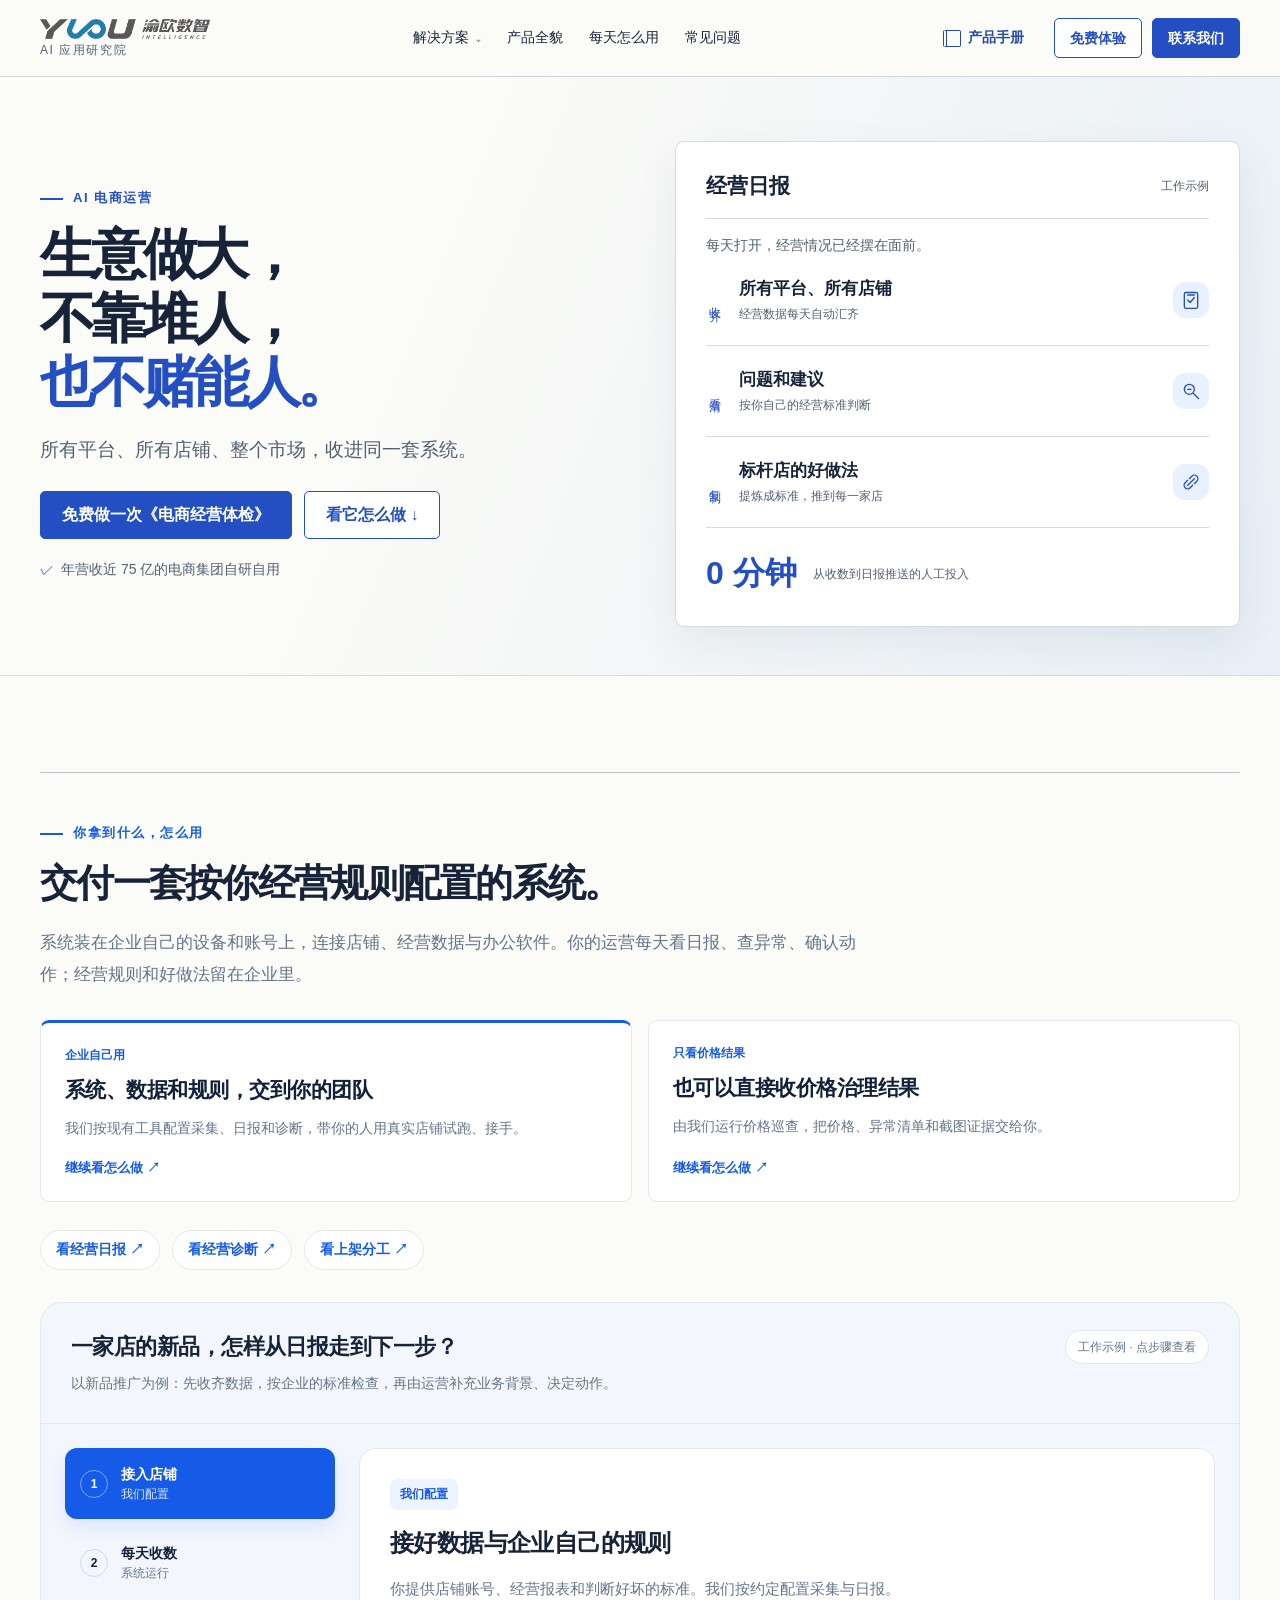
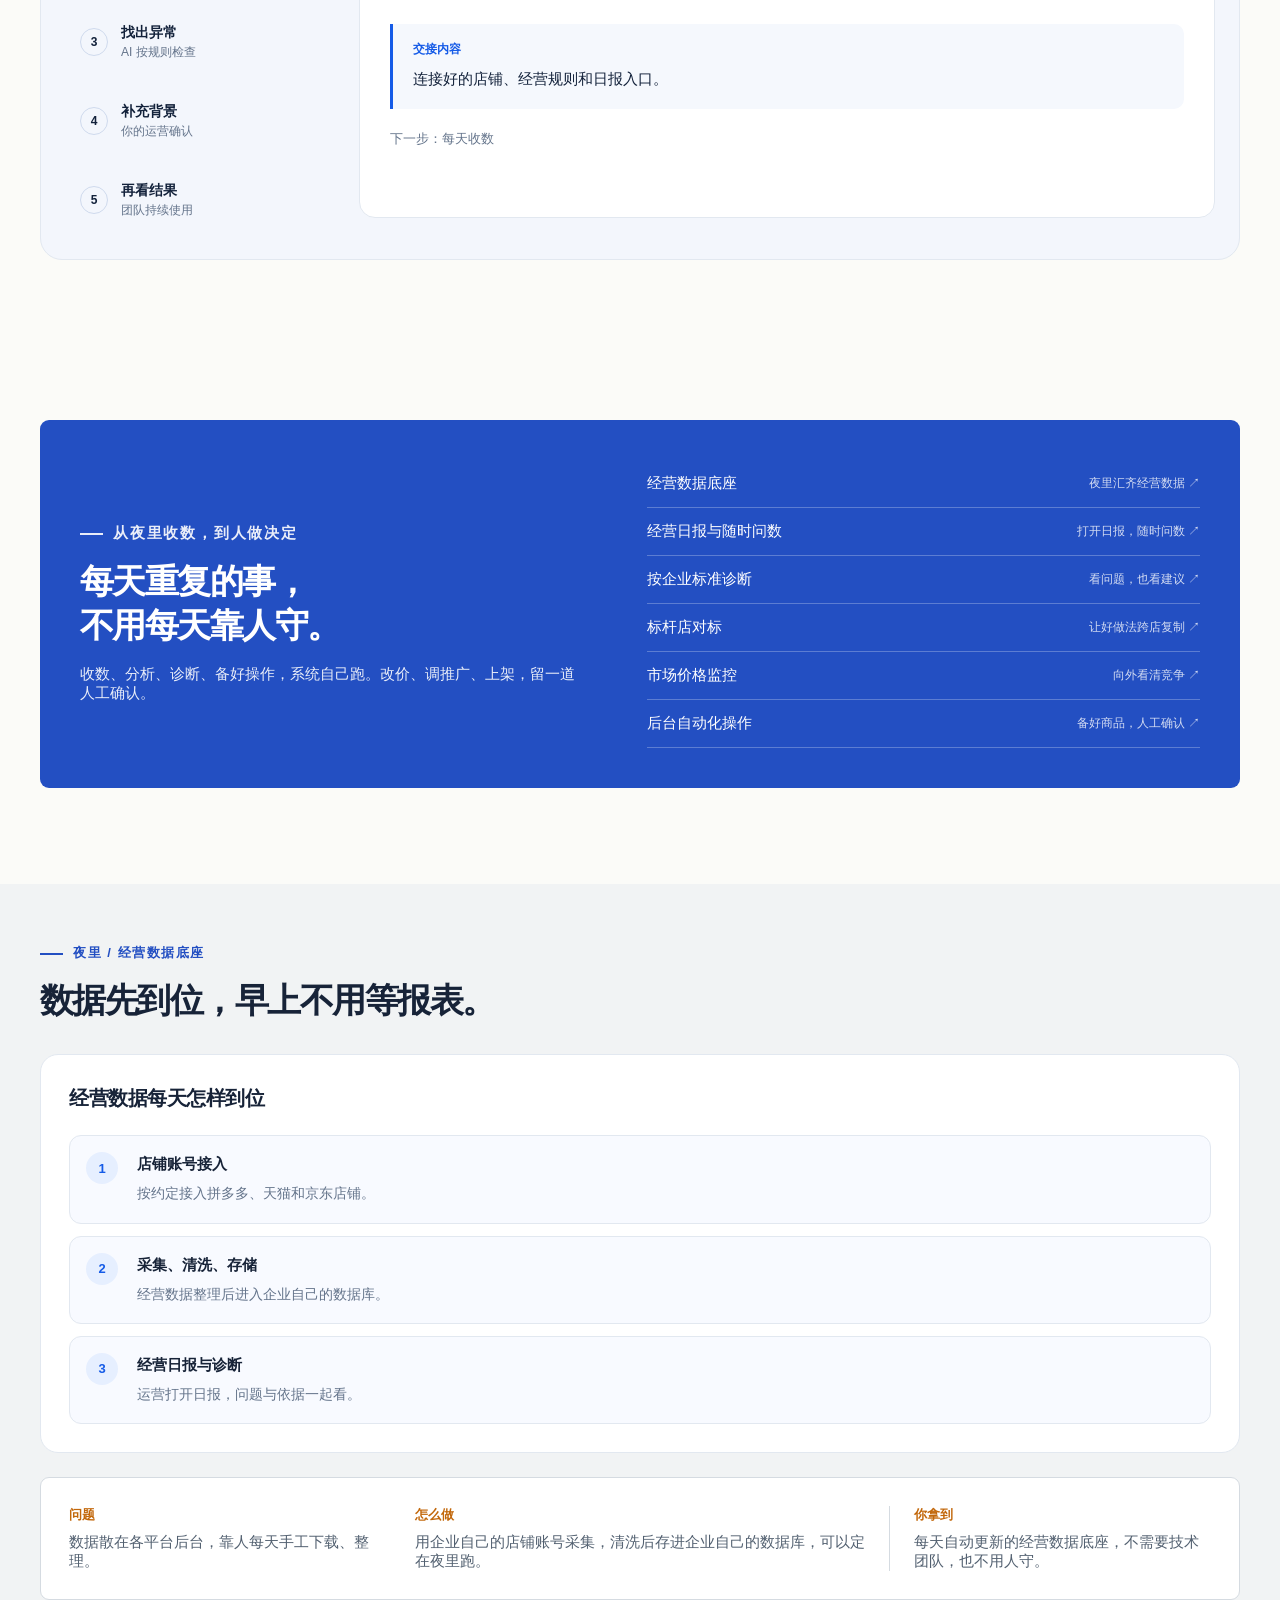
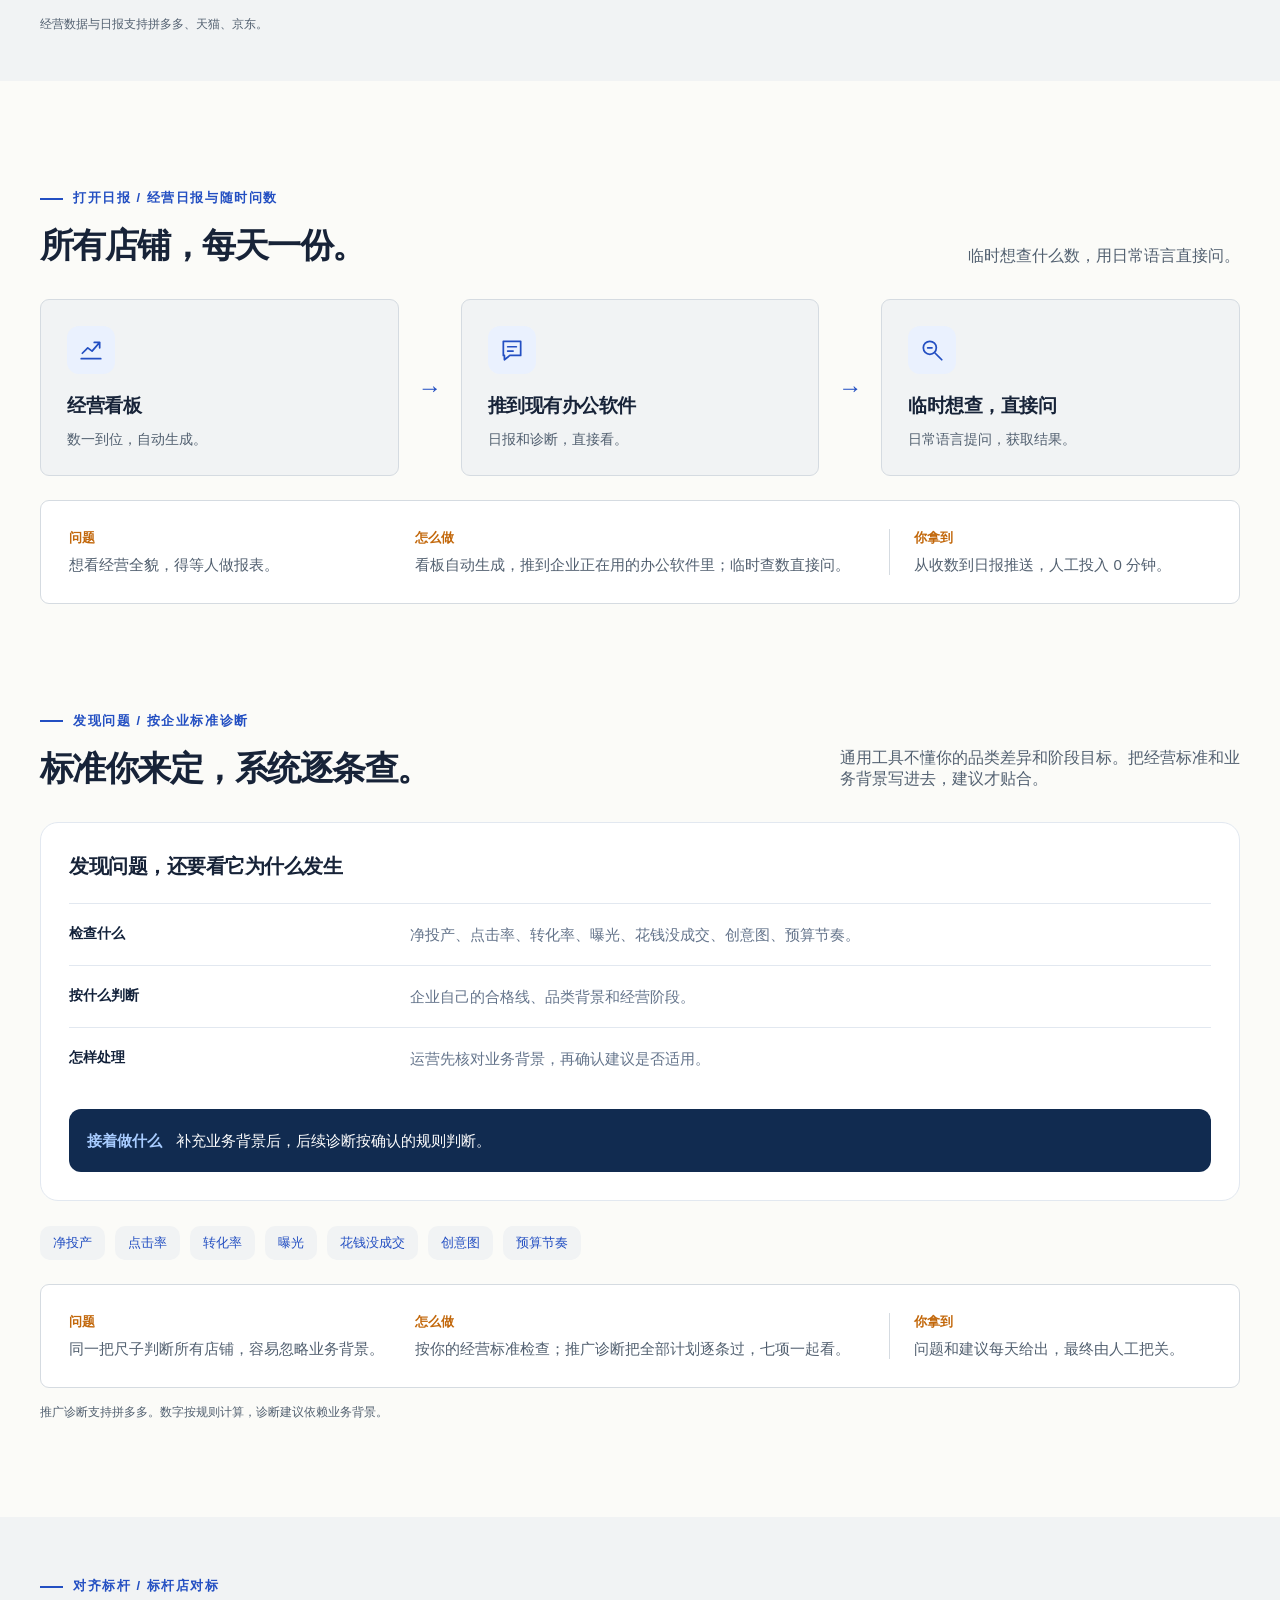
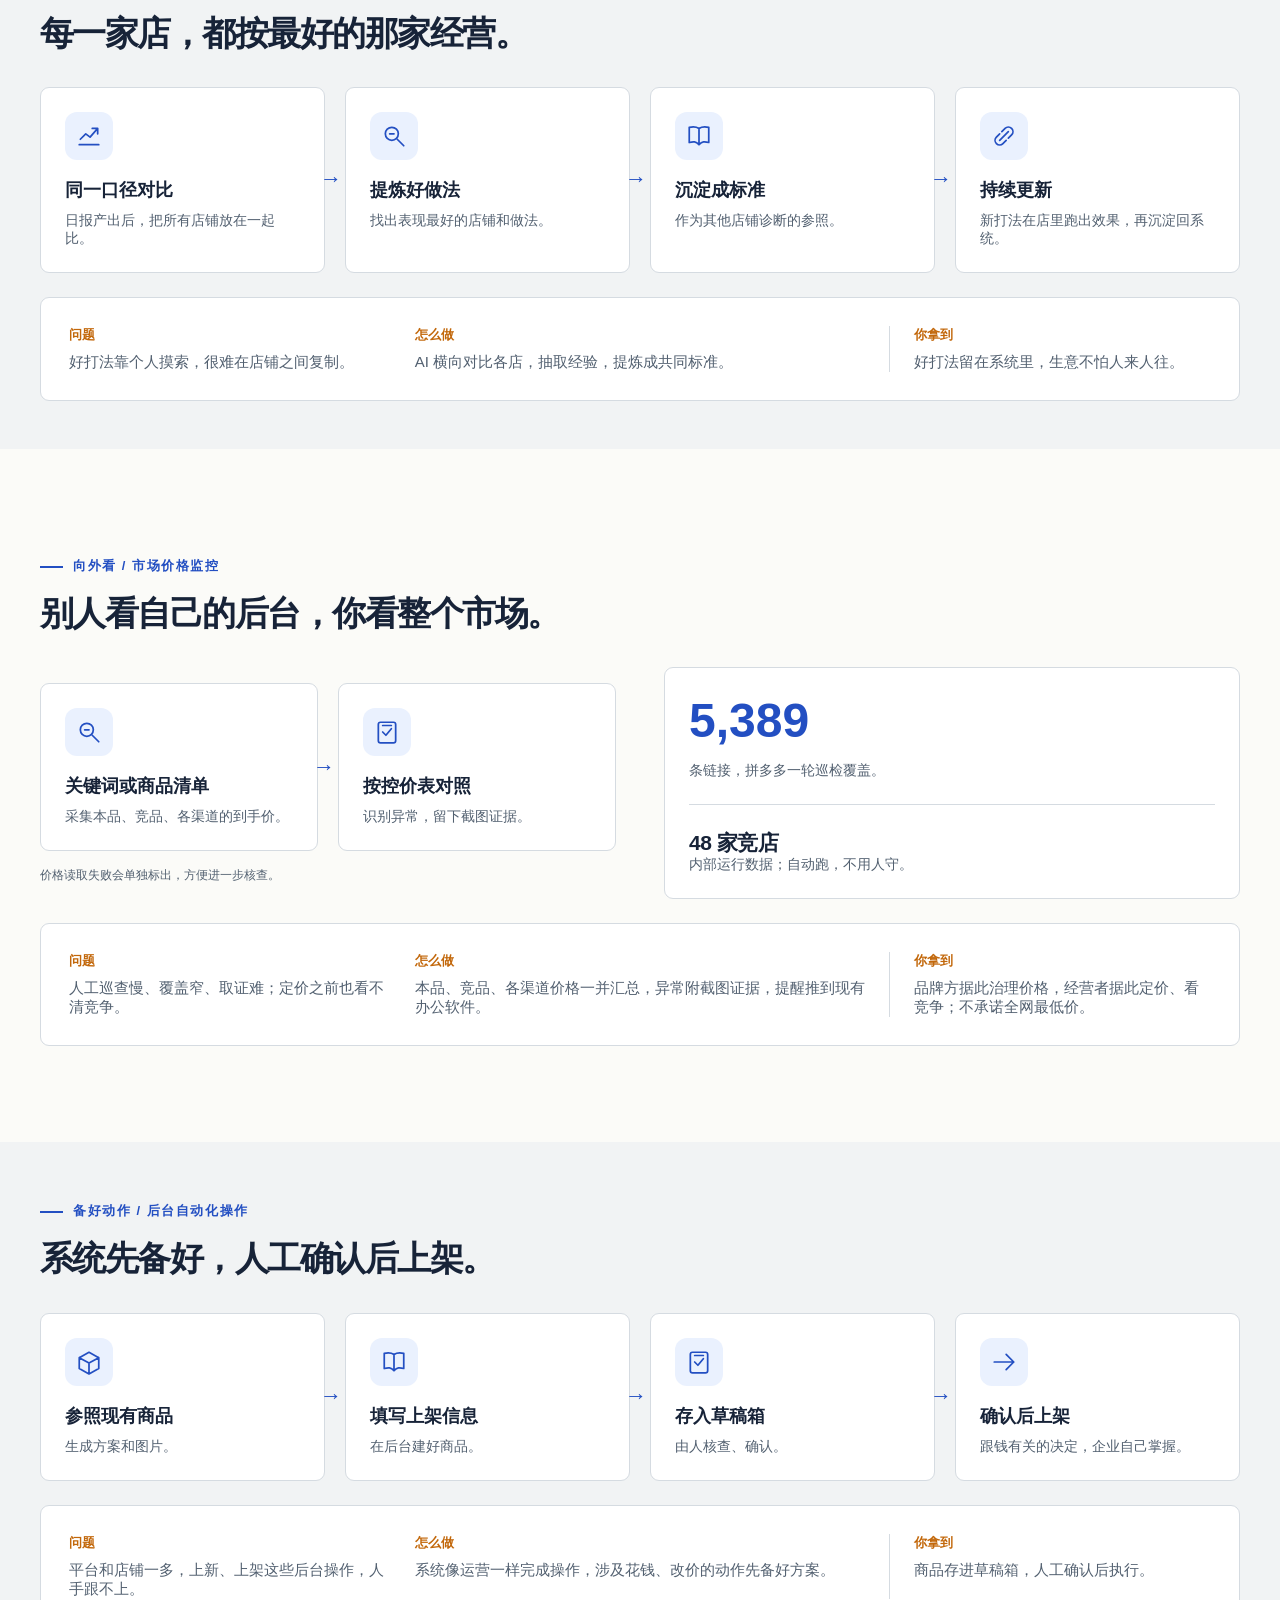
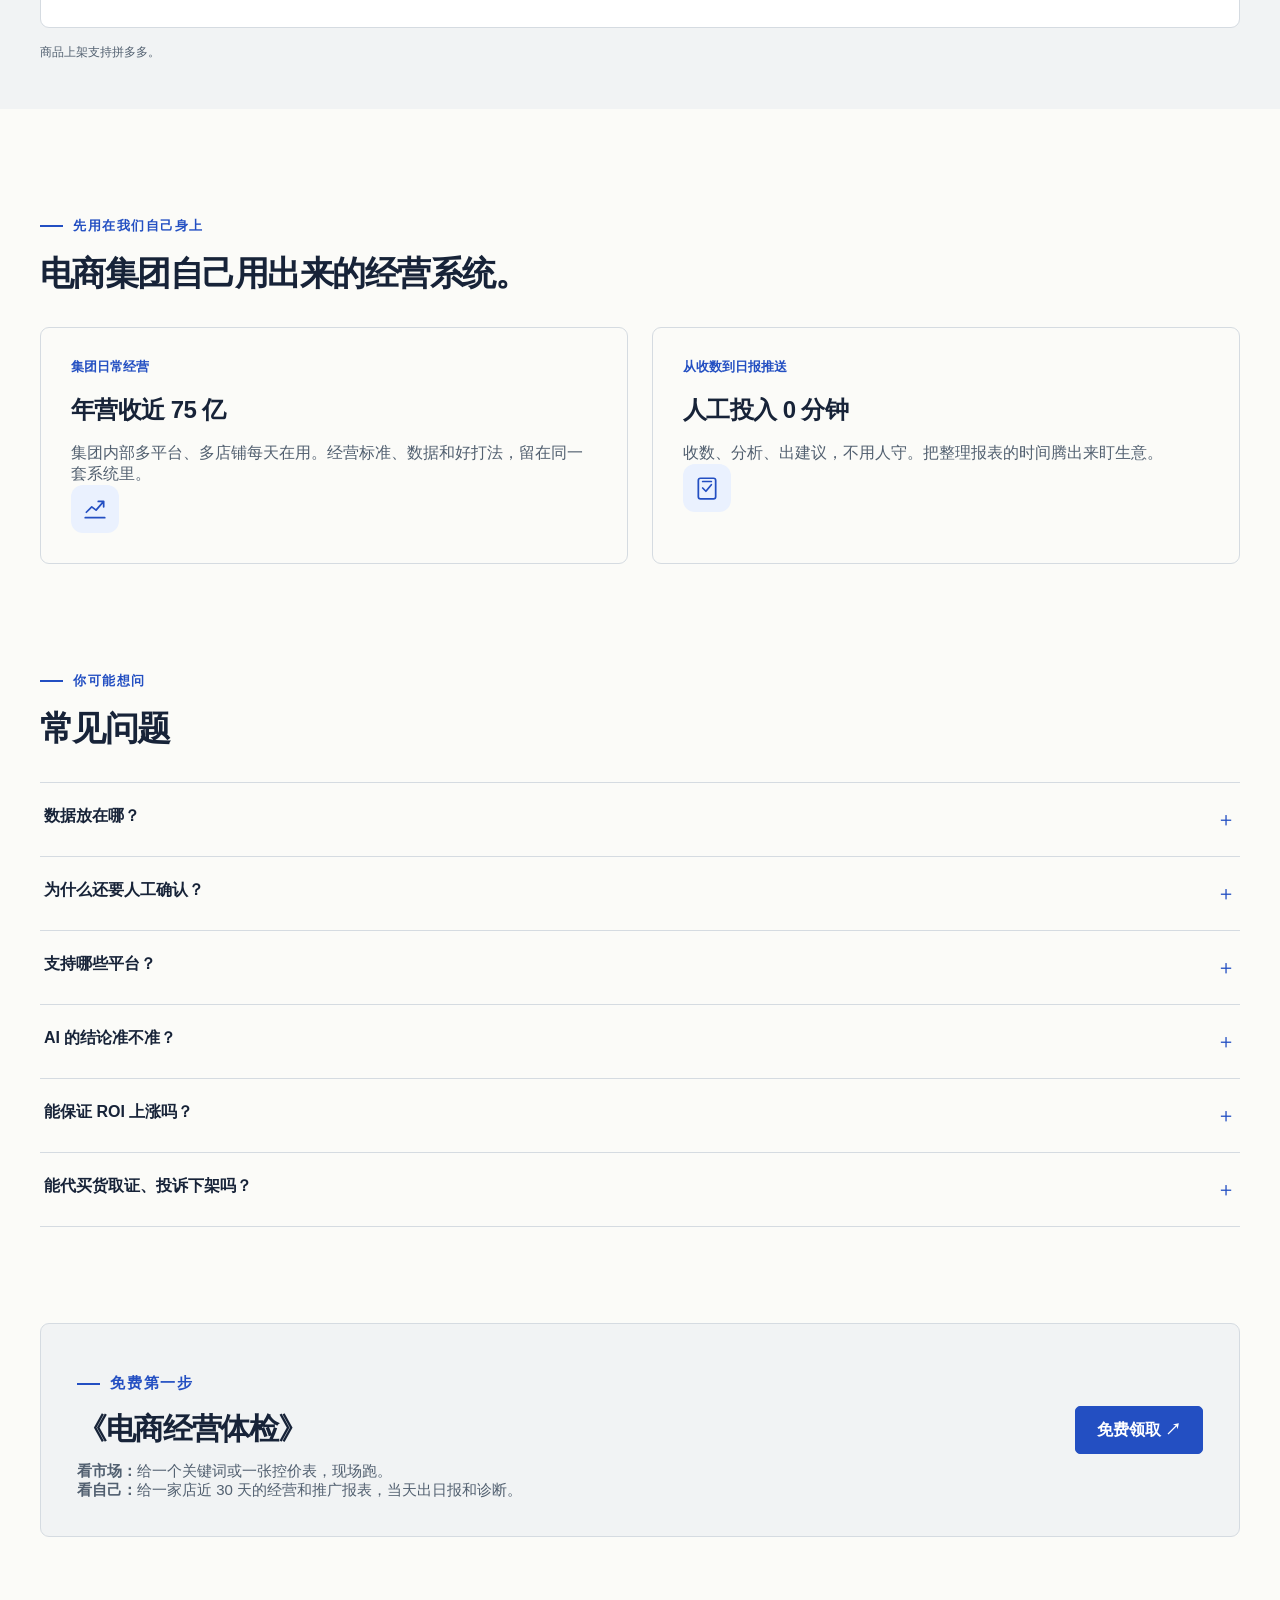
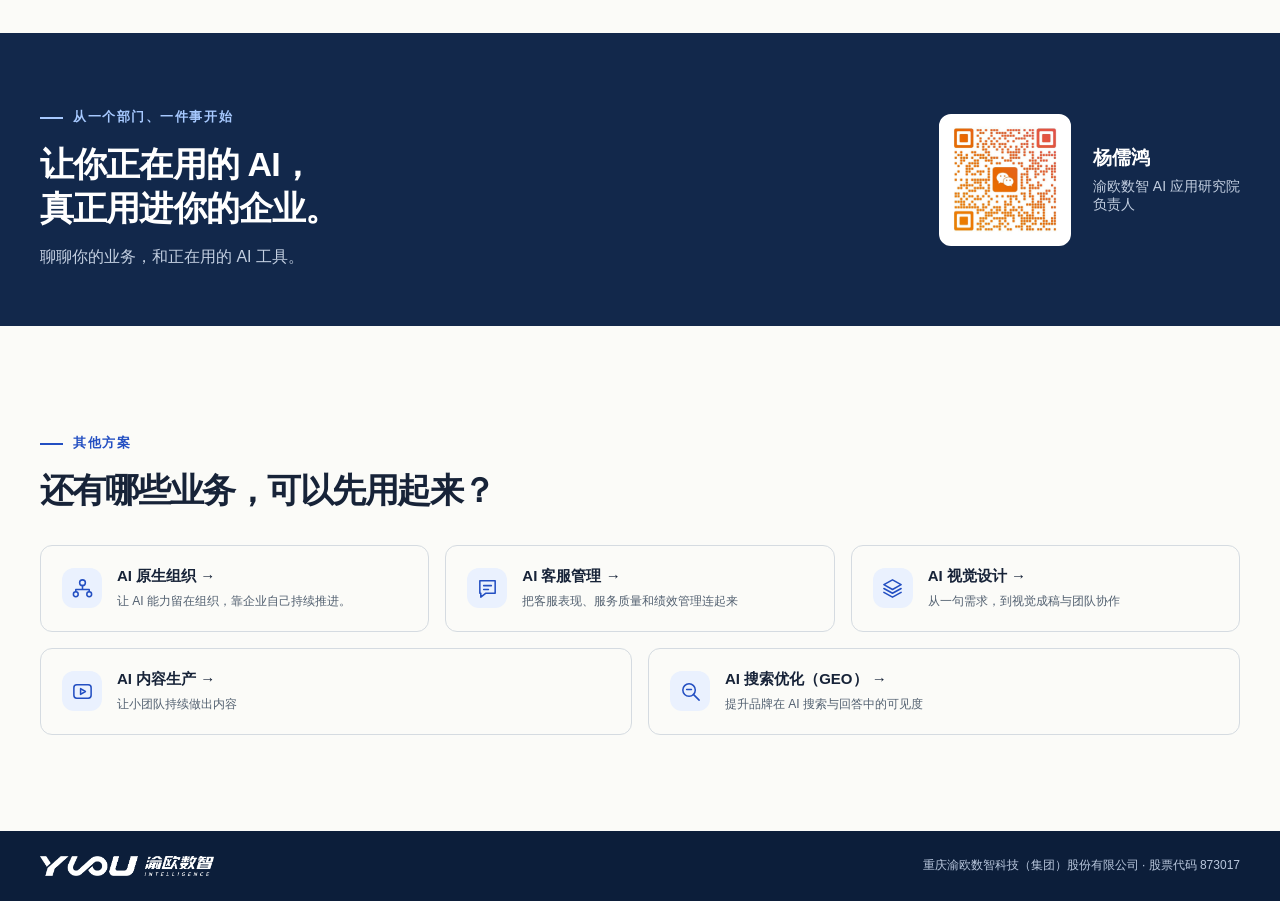
<file: ecommerce.html>
<!doctype html>
<html lang="zh-CN"><head><meta charset="utf-8"><meta name="viewport" content="width=device-width,initial-scale=1"><meta name="description" content="所有平台、所有店铺、整个市场，收进同一套系统。"><title>AI 电商运营 · 生意做大，不靠堆人，也不赌能人。｜渝欧数智 AI 应用研究院</title><link rel="stylesheet" href="assets/site.css"><style>.product-page{--p-gap:24px}.p-section{margin-top:var(--section-gap)}.p-hero{padding:64px 0 48px;background:linear-gradient(145deg,var(--color-white),var(--color-soft))}.p-hero h1{max-width:900px}.p-lead{font-size:19px;max-width:760px;margin-top:22px}.p-proof{display:flex;flex-wrap:wrap;gap:12px 24px;margin-top:22px;font-size:14px;color:var(--color-muted)}.p-proof span:before{content:'✓';color:var(--color-primary);margin-right:7px}.p-hero-top{display:grid;grid-template-columns:1fr 280px;gap:48px;align-items:center}.p-metric{border-left:3px solid var(--color-accent);padding-left:26px}.p-metric b{font-size:60px;letter-spacing:-.05em;line-height:1.1;color:var(--color-primary);display:block}.p-metric p{font-size:15px;margin-top:12px}.p-metric small{font-size:12px;color:var(--color-muted)}.p-dashboard{margin-top:38px;border:1px solid var(--color-line);border-radius:var(--radius);overflow:hidden;background:var(--color-white)}.p-tabs{display:flex;gap:8px;overflow-x:auto;padding:16px 20px;background:var(--color-soft);border-bottom:1px solid var(--color-line)}.p-tabs button{border:1px solid var(--color-line);padding:10px 19px;white-space:nowrap;border-radius:10px;background:var(--color-white);color:var(--color-muted)}.p-tabs button[aria-selected=true]{background:var(--color-primary);border-color:var(--color-primary);color:var(--color-white)}.p-tab-panel{padding:24px}.p-tab-panel[hidden]{display:none}.p-tab-title{display:flex;justify-content:space-between;gap:20px;align-items:center;margin-bottom:18px}.p-tab-title b{font-size:18px}.p-tab-title small{font-size:12px;color:var(--color-muted)}.p-image-scroll{max-width:100%;overflow-x:auto;overscroll-behavior-x:contain;border-radius:var(--radius);background:var(--color-soft);scrollbar-width:thin}.p-image-scroll img{margin-inline:auto}.p-image-scroll img.p-native{max-width:none;height:auto;flex-shrink:0;margin-inline:auto}.p-figure{margin:0}.p-figure figcaption{font-size:12px;line-height:1.6;color:var(--color-muted);margin-top:12px}.p-tab-panel .p-figure{max-width:100%;margin:auto}.p-tab-panel .p-image-scroll:has(img[style*="840"]){max-width:840px;margin:auto}.p-nav-grid{display:grid;grid-template-columns:repeat(4,1fr);gap:16px}.p-nav-card{border:1px solid var(--color-line);border-radius:var(--radius);padding:22px;display:flex;flex-direction:column;gap:13px;background:var(--color-white)}.p-nav-card:hover{background:var(--color-soft);border-color:var(--color-primary)}.p-nav-card b{font-size:17px}.p-nav-card p{font-size:13px}.p-nav-card .icon{width:40px;height:40px}.p-nav-card .icon svg{width:22px;height:22px}.p-flow{display:grid;grid-template-columns:repeat(4,1fr);gap:20px}.p-flow>div{position:relative;border:1px solid var(--color-line);border-radius:var(--radius);padding:24px;background:var(--color-white)}.p-flow>div:not(:last-child):after{content:'→';position:absolute;right:-18px;top:42%;font-size:22px;color:var(--color-primary);z-index:1}.p-flow b{display:block;margin:18px 0 10px;font-size:18px}.p-flow p{font-size:14px}.p-flow.three{grid-template-columns:repeat(3,1fr)}.p-triplet{display:grid;grid-template-columns:1fr 1.4fr 1fr;gap:24px;padding:28px;border:1px solid var(--color-line);border-radius:var(--radius);background:var(--color-white);margin-top:24px}.p-triplet small{font-size:13px;font-weight:700;color:var(--color-accent);display:block;margin-bottom:9px}.p-triplet p{font-size:15px}.p-triplet>div:last-child{border-left:1px solid var(--color-line);padding-left:24px}.p-band{padding-block:48px;background:var(--color-soft)}.p-feature-head{display:flex;align-items:start;gap:20px;margin-bottom:28px}.p-feature-head p{font-size:15px;margin-top:14px;max-width:780px}.p-feature-head h2{font-size:30px}.p-hint{font-size:12px;color:var(--color-muted);margin-top:16px}.p-columns{display:grid;grid-template-columns:1fr 1fr;gap:24px}.p-columns>article{border:1px solid var(--color-line);border-radius:var(--radius);padding:30px;min-width:0}.p-columns h3{font-size:24px;margin:18px 0}.p-vertical-flow{display:flex;flex-direction:column;gap:13px;margin-top:26px}.p-vertical-flow span{display:flex;align-items:center;gap:14px;padding:16px;background:var(--color-soft);border-radius:10px;font-size:14px}.p-vertical-flow span b{font-size:12px;color:var(--color-primary);font-weight:650}.p-two{display:grid;grid-template-columns:1fr 1fr;gap:48px;align-items:center}.p-delivery{margin-top:20px;padding:20px;background:var(--color-soft);border-radius:10px;font-size:14px}.p-delivery b{display:block;color:var(--color-text);margin-bottom:7px}.p-step{padding:24px;background:var(--color-white);border:1px solid var(--color-line);border-radius:var(--radius)}.p-step h3{font-size:18px;margin-top:18px}.p-step p{font-size:14px;margin-top:12px}.p-first{display:grid;grid-template-columns:1fr auto;gap:28px;align-items:center;border:1px solid var(--color-line);border-radius:var(--radius);padding:36px;background:var(--color-soft)}.p-first p{margin-top:14px;font-size:15px}.p-first h2{font-size:30px}.p-example{padding:30px;border-radius:var(--radius);background:var(--color-primary);color:var(--color-white)}.p-example p{color:var(--color-white);opacity:.9}.p-example h3{font-size:25px;margin:18px 0}.p-label{font-size:13px;color:var(--color-primary);font-weight:650}.p-proof-badge{padding:24px;border-radius:var(--radius);border:1px solid var(--color-line);background:var(--color-white)}.p-proof-badge b{font-size:48px;line-height:1.2;display:block;color:var(--color-primary);margin-bottom:12px}.p-proof-badge p{font-size:14px}section[id],article[id]{scroll-margin-top:100px}
@media(max-width:900px){.p-nav-grid{grid-template-columns:repeat(2,1fr)}.p-flow{grid-template-columns:repeat(2,1fr)}.p-flow>div:nth-child(2):after{display:none}.p-triplet{gap:18px;padding:23px}}
@media(max-width:768px){.product-page{--section-gap:56px}.p-hero{padding:38px 0}.p-hero h1{font-size:36px}.p-lead{font-size:17px}.p-hero-top,.p-columns,.p-two,.p-first{grid-template-columns:1fr;gap:26px}.p-metric{display:flex;flex-wrap:wrap;column-gap:20px;align-items:center;padding-left:20px}.p-metric b{font-size:46px}.p-metric p{font-size:13px;margin:0}.p-metric small{font-size:11px;display:block;margin-top:9px}.p-proof{font-size:12px;gap:8px 15px}.p-dashboard{margin-top:28px}.p-tabs{padding:12px;gap:7px}.p-tabs button{font-size:13px;padding:10px 13px}.p-tab-panel{padding:16px}.p-tab-title{align-items:start;flex-direction:column;gap:7px}.p-tab-title b{font-size:16px}.p-tab-title small{font-size:11px}.p-triplet{grid-template-columns:1fr;gap:20px;padding:23px}.p-triplet>div:last-child{border:0;padding-left:0}.p-triplet p{font-size:14px}.p-flow,.p-flow.three{grid-template-columns:1fr}.p-flow>div{padding:24px}.p-flow>div:after{display:none}.p-flow>div{display:grid;grid-template-columns:44px 1fr;gap:0 16px}.p-flow .icon{grid-row:span 2;width:44px;height:44px}.p-flow b{margin:0 0 9px;font-size:17px}.p-flow p{font-size:13px}.p-nav-grid{gap:12px}.p-nav-card{padding:18px;gap:12px}.p-nav-card b{font-size:15px}.p-nav-card p{font-size:12px}.p-columns>article{padding:24px}.p-columns h3{font-size:23px}.p-feature-head h2{font-size:26px}.p-feature-head p{font-size:14px}.p-feature-head .icon{width:42px;height:42px}.p-band{padding-block:36px}.p-first{padding:26px}.p-first h2{font-size:26px}.p-first .btn{justify-self:start}.p-figure figcaption{font-size:11px}.p-example{padding:25px}.p-example h3{font-size:22px}}
@media(prefers-reduced-motion:reduce){.product-page *{animation:none!important;transition:none!important}}

.p-flow.two{grid-template-columns:repeat(2,1fr)}.product-page [id]{scroll-margin-top:100px}@media(max-width:768px){.p-flow.two{grid-template-columns:1fr}}

.e-hero{display:grid;grid-template-columns:1fr 1fr;gap:70px;align-items:center}.e-report{border:1px solid var(--color-line);border-radius:var(--radius);background:var(--color-white);padding:30px;box-shadow:0 20px 50px #1720330b}.e-report-top{display:flex;justify-content:space-between;align-items:center;border-bottom:1px solid var(--color-line);padding-bottom:18px}.e-report-top b{font-size:21px}.e-report-top small{font-size:12px;color:var(--color-muted)}.e-report>p{font-size:14px;margin-top:18px}.e-report-item{display:flex;align-items:center;gap:16px;padding:22px 0;border-bottom:1px solid var(--color-line)}.e-report-item>span:not(.icon){font-size:12px;color:var(--color-primary);writing-mode:vertical-rl;letter-spacing:.2em}.e-report-item>div{flex:1}.e-report-item b{font-size:17px}.e-report-item p{font-size:12px;margin-top:6px}.e-report-item .icon{width:36px;height:36px}.e-report-item .icon svg{width:20px;height:20px}.e-report-bottom{display:flex;align-items:center;gap:16px;margin-top:24px}.e-report-bottom b{font-size:32px;white-space:nowrap;color:var(--color-primary)}.e-report-bottom span{font-size:12px;color:var(--color-muted)}.e-panorama{display:grid;grid-template-columns:repeat(4,1fr);gap:16px}.e-panorama a{padding:25px;border:1px solid var(--color-line);border-radius:var(--radius);background:var(--color-soft)}.e-panorama a:hover{border-color:var(--color-primary)}.e-panorama b{display:block;font-size:17px;margin:19px 0 11px}.e-panorama p{font-size:13px}.e-day{display:grid;grid-template-columns:1fr 1.1fr;gap:64px;align-items:center;padding:40px;border-radius:var(--radius);background:var(--color-primary);color:var(--color-white)}.e-day .eyebrow,.e-day p{color:var(--color-white)}.e-day p{margin-top:18px;font-size:15px;opacity:.9}.e-day nav{display:flex;flex-direction:column}.e-day nav a{padding:14px 0;border-bottom:1px solid #ffffff42;display:flex;gap:14px;justify-content:space-between;align-items:center}.e-day nav span{font-size:15px}.e-day nav small{font-size:12px;opacity:.8}.e-day nav a:hover{background:#ffffff16}.e-report-flow{display:grid;grid-template-columns:1fr 30px 1fr 30px 1fr;gap:16px;align-items:center}.e-report-flow>span{text-align:center;color:var(--color-primary);font-size:24px}.e-output{border:1px solid var(--color-line);border-radius:var(--radius);padding:26px;background:var(--color-soft)}.e-output h3{font-size:19px;margin:20px 0 12px}.e-output p{font-size:14px}.e-indicators{display:flex;gap:10px;flex-wrap:wrap;margin-top:25px}.e-indicators span{font-size:13px;background:var(--color-soft);color:var(--color-primary);padding:8px 13px;border-radius:10px}@media(max-width:768px){.e-hero,.e-day{grid-template-columns:1fr;gap:28px}.e-report{padding:24px}.e-report-item{padding-block:18px}.e-report-bottom b{font-size:29px}.e-panorama{grid-template-columns:1fr;gap:12px}.e-panorama a{display:grid;grid-template-columns:42px 1fr;gap:0 16px;padding:23px}.e-panorama .icon{grid-row:span 2;width:42px;height:42px}.e-panorama b{margin:0 0 9px}.e-panorama p{font-size:12px}.e-day{padding:27px}.e-day nav a{flex-direction:column;align-items:start;gap:6px}.e-day nav span{font-size:15px}.e-report-flow{grid-template-columns:1fr}.e-report-flow>span{display:none}.e-output{padding:24px}.e-output h3{margin-top:16px}}</style><script src="assets/site.js" defer=""></script><link rel="stylesheet" href="assets/product-story.css"><script src="assets/product-story.js" defer=""></script><link rel="stylesheet" href="assets/研究院.css"></head><body class="product-page" data-page="ecommerce"><a class="skip-link" href="#main">跳到正文</a><header class="global-header"><div class="wrap global-nav"><a class="global-brand" href="index.html" aria-label="渝欧数智 AI 应用研究院首页"><img src="assets/home/logo-nav.png" alt="渝欧数智" width="603" height="71"><span>AI 应用研究院</span></a><nav class="global-links" id="global-links" aria-label="主导航"><div class="solution-menu"><button class="solution-toggle" aria-expanded="false" aria-controls="solution-dropdown">解决方案<span class="chevron" aria-hidden="true">⌄</span></button><div class="solution-dropdown" id="solution-dropdown" hidden=""><a href="ai-org.html"><b>AI 原生组织</b><span>让 AI 能力留在组织，靠企业自己持续推进。</span></a><a href="ecommerce.html"><b>AI 电商运营</b><span>看清生意，及时发现问题，复制好做法</span></a><a href="service.html"><b>AI 客服管理</b><span>把客服表现、服务质量和绩效管理连起来</span></a><a href="visual.html"><b>AI 视觉设计</b><span>从一句需求，到视觉成稿与团队协作</span></a><a href="content.html"><b>AI 内容生产</b><span>让小团队持续做出内容</span></a><a href="geo.html"><b>AI 搜索优化（GEO）</b><span>提升品牌在 AI 搜索与回答中的可见度</span></a></div></div><a href="#panorama">产品全貌</a><a href="#day">每天怎么用</a><a href="#faq">常见问题</a><div class="global-controls mobile-actions"><button class="btn small secondary" data-offer="ecommerce">免费体验</button><button class="btn small" data-contact="">联系我们</button></div></nav><a class="guide-entry" data-manual-entry="ecommerce" href="manual-ecommerce.html">产品手册</a><div class="global-controls desktop-actions"><button class="btn small secondary" data-offer="ecommerce">免费体验</button><button class="btn small" data-contact="">联系我们</button></div><button class="mobile-toggle" aria-expanded="false" aria-controls="global-links" aria-label="打开或关闭导航菜单">☰</button></div></header><main id="main"><section class="p-hero"><div class="wrap e-hero"><div><p class="eyebrow">AI 电商运营</p><h1>生意做大，<br>不靠堆人，<br><span class="accent">也不赌能人。</span></h1><p class="p-lead">所有平台、所有店铺、整个市场，收进同一套系统。</p><div class="actions"><button class="btn" data-offer="ecommerce">免费做一次《电商经营体检》</button><a class="btn secondary" href="#panorama">看它怎么做 ↓</a></div><div class="p-proof"><span>年营收近 75 亿的电商集团自研自用</span></div></div><div class="e-report"><div class="e-report-top"><b>经营日报</b><small>工作示例</small></div><p>每天打开，经营情况已经摆在面前。</p><div class="e-report-item"><span>收齐</span><div><b>所有平台、所有店铺</b><p>经营数据每天自动汇齐</p></div><span class="icon" aria-hidden="true"><svg viewBox="0 0 24 24"><rect x="4" y="3" width="16" height="19" rx="2"></rect><path d="m8 12 3 3 5-6M8 6h8"></path></svg></span></div><div class="e-report-item"><span>看清</span><div><b>问题和建议</b><p>按你自己的经营标准判断</p></div><span class="icon" aria-hidden="true"><svg viewBox="0 0 24 24"><circle cx="10" cy="10" r="6"></circle><path d="m15 15 6 6M8 10h4"></path></svg></span></div><div class="e-report-item"><span>复制</span><div><b>标杆店的好做法</b><p>提炼成标准，推到每一家店</p></div><span class="icon" aria-hidden="true"><svg viewBox="0 0 24 24"><path d="m10 8 3-3a4 4 0 0 1 6 6l-3 3M14 16l-3 3a4 4 0 0 1-6-6l3-3M8 16l8-8"></path></svg></span></div><div class="e-report-bottom"><b>0 分钟</b><span>从收数到日报推送的人工投入</span></div></div></div></section><section class="section wrap product-form" id="panorama" aria-labelledby="product-form-title"><div class="form-intro"><p class="eyebrow">你拿到什么，怎么用</p><h2 id="product-form-title">交付一套按你经营规则配置的系统。</h2><p>系统装在企业自己的设备和账号上，连接店铺、经营数据与办公软件。你的运营每天看日报、查异常、确认动作；经营规则和好做法留在企业里。</p></div><div class="form-options" style="--choices:2"><a class="form-option" href="#data"><span class="form-kind">企业自己用</span><h3>系统、数据和规则，交到你的团队</h3><p>我们按现有工具配置采集、日报和诊断，带你的人用真实店铺试跑、接手。</p><span class="form-next">继续看怎么做 ↗</span></a><a class="form-option" href="#market"><span class="form-kind">只看价格结果</span><h3>也可以直接收价格治理结果</h3><p>由我们运行价格巡查，把价格、异常清单和截图证据交给你。</p><span class="form-next">继续看怎么做 ↗</span></a></div><div class="form-links"><a href="#report">看经营日报 ↗</a><a href="#diagnosis">看经营诊断 ↗</a><a href="#listing">看上架分工 ↗</a></div><div class="work-demo" aria-label="一家店的新品，怎样从日报走到下一步？"><div class="work-demo-head"><div><h3>一家店的新品，怎样从日报走到下一步？</h3><p>以新品推广为例：先收齐数据，按企业的标准检查，再由运营补充业务背景、决定动作。</p></div><span class="work-demo-label">工作示例 · 点步骤查看</span></div><div class="work-demo-body"><div class="work-steps" role="group" aria-label="工作步骤"><button class="work-step" type="button" id="work-step-0" aria-pressed="true" aria-controls="work-pane-0"><span>1</span><span><b>接入店铺</b><small>我们配置</small></span></button><button class="work-step" type="button" id="work-step-1" aria-pressed="false" aria-controls="work-pane-1"><span>2</span><span><b>每天收数</b><small>系统运行</small></span></button><button class="work-step" type="button" id="work-step-2" aria-pressed="false" aria-controls="work-pane-2"><span>3</span><span><b>找出异常</b><small>AI 按规则检查</small></span></button><button class="work-step" type="button" id="work-step-3" aria-pressed="false" aria-controls="work-pane-3"><span>4</span><span><b>补充背景</b><small>你的运营确认</small></span></button><button class="work-step" type="button" id="work-step-4" aria-pressed="false" aria-controls="work-pane-4"><span>5</span><span><b>再看结果</b><small>团队持续使用</small></span></button></div><div class="work-panes" aria-live="polite"><div class="work-pane" id="work-pane-0" aria-labelledby="work-step-0"><span class="work-actor">我们配置</span><h4>接好数据与企业自己的规则</h4><p>你提供店铺账号、经营报表和判断好坏的标准。我们按约定配置采集与日报。</p><div class="work-result"><small>交接内容</small><p>连接好的店铺、经营规则和日报入口。</p></div><p class="work-return">下一步：每天收数</p></div><div class="work-pane" id="work-pane-1" aria-labelledby="work-step-1" hidden=""><span class="work-actor">系统运行</span><h4>人上班前，日报先准备好</h4><p>系统把店铺经营数据汇齐，生成日报和诊断，推送到企业正在用的办公软件。</p><div class="work-result"><small>运营看到</small><p>日报、需要关注的店铺和异常计划。</p></div><p class="work-return">下一步：找出异常</p></div><div class="work-pane" id="work-pane-2" aria-labelledby="work-step-2" hidden=""><span class="work-actor">AI 按规则检查</span><h4>问题和依据一起给出</h4><p>比如发现新品的推广回报目标设置偏高，报告把指标、判断标准和建议放在一起。</p><div class="work-result"><small>可以核查</small><p>为什么提示这个问题，对应的是哪项经营标准。</p></div><p class="work-return">下一步：补充背景</p></div><div class="work-pane" id="work-pane-3" aria-labelledby="work-step-3" hidden=""><span class="work-actor">你的运营确认</span><h4>新品测试期，需要按真实背景判断</h4><p>运营说明这款新品正在测试，并确认建议是否适用；涉及经营操作，由企业自己决定。</p><div class="work-result"><small>人来拍板</small><p>接受建议，或补充业务背景、调整判断规则。</p></div><p class="work-return">下一步：再看结果</p></div><div class="work-pane" id="work-pane-4" aria-labelledby="work-step-4" hidden=""><span class="work-actor">团队持续使用</span><h4>这次的经验，进入下一次判断</h4><p>确认后的经营背景和标准用于后续诊断；日报产出后再横向对比各店，提炼好做法。</p><div class="work-result"><small>留在企业</small><p>每天在用的数据、规则，以及可跨店复用的经营方法。</p></div><p class="work-return">这些结果会进入后续工作，继续使用和改进。</p></div></div></div></div></section><section class="p-section wrap" id="day"><div class="e-day"><div><p class="eyebrow">从夜里收数，到人做决定</p><h2>每天重复的事，<br>不用每天靠人守。</h2><p>收数、分析、诊断、备好操作，系统自己跑。改价、调推广、上架，留一道人工确认。</p></div><nav aria-label="经营功能导航"><a href="#data"><span>经营数据底座</span><small>夜里汇齐经营数据 ↗</small></a><a href="#report"><span>经营日报与随时问数</span><small>打开日报，随时问数 ↗</small></a><a href="#diagnosis"><span>按企业标准诊断</span><small>看问题，也看建议 ↗</small></a><a href="#benchmark"><span>标杆店对标</span><small>让好做法跨店复制 ↗</small></a><a href="#market"><span>市场价格监控</span><small>向外看清竞争 ↗</small></a><a href="#listing"><span>后台自动化操作</span><small>备好商品，人工确认 ↗</small></a></nav></div></section><section class="p-section p-band" id="data"><div class="wrap"><div class="section-head"><div><p class="eyebrow">夜里 / 经营数据底座</p><h2>数据先到位，早上不用等报表。</h2></div></div><div class="clear-board"><div class="clear-board-head"><h4>经营数据每天怎样到位</h4></div><div class="clear-stage-list"><div class="clear-stage"><span>1</span><div><b>店铺账号接入</b><p>按约定接入拼多多、天猫和京东店铺。</p></div></div><div class="clear-stage"><span>2</span><div><b>采集、清洗、存储</b><p>经营数据整理后进入企业自己的数据库。</p></div></div><div class="clear-stage"><span>3</span><div><b>经营日报与诊断</b><p>运营打开日报，问题与依据一起看。</p></div></div></div></div><div class="p-triplet"><div><small>问题</small><p>数据散在各平台后台，靠人每天手工下载、整理。</p></div><div><small>怎么做</small><p>用企业自己的店铺账号采集，清洗后存进企业自己的数据库，可以定在夜里跑。</p></div><div><small>你拿到</small><p>每天自动更新的经营数据底座，不需要技术团队，也不用人守。</p></div></div><p class="p-hint">经营数据与日报支持拼多多、天猫、京东。</p></div></section><section class="p-section wrap" id="report"><div class="section-head"><div><p class="eyebrow">打开日报 / 经营日报与随时问数</p><h2>所有店铺，每天一份。</h2></div><p>临时想查什么数，用日常语言直接问。</p></div><div class="e-report-flow"><div class="e-output"><span class="icon" aria-hidden="true"><svg viewBox="0 0 24 24"><path d="M3 20h18M4 15l5-5 4 3 7-8M15 5h5v5"></path></svg></span><h3>经营看板</h3><p>数一到位，自动生成。</p></div><span aria-hidden="true">→</span><div class="e-output"><span class="icon" aria-hidden="true"><svg viewBox="0 0 24 24"><path d="M4 4h16v13H10l-5 4v-4H4zM8 9h8M8 13h5"></path></svg></span><h3>推到现有办公软件</h3><p>日报和诊断，直接看。</p></div><span aria-hidden="true">→</span><div class="e-output"><span class="icon" aria-hidden="true"><svg viewBox="0 0 24 24"><circle cx="10" cy="10" r="6"></circle><path d="m15 15 6 6M8 10h4"></path></svg></span><h3>临时想查，直接问</h3><p>日常语言提问，获取结果。</p></div></div><div class="p-triplet"><div><small>问题</small><p>想看经营全貌，得等人做报表。</p></div><div><small>怎么做</small><p>看板自动生成，推到企业正在用的办公软件里；临时查数直接问。</p></div><div><small>你拿到</small><p>从收数到日报推送，人工投入 0 分钟。</p></div></div></section><section class="p-section wrap" id="diagnosis"><div class="section-head"><div><p class="eyebrow">发现问题 / 按企业标准诊断</p><h2>标准你来定，系统逐条查。</h2></div><p>通用工具不懂你的品类差异和阶段目标。把经营标准和业务背景写进去，建议才贴合。</p></div><div class="clear-board"><div class="clear-board-head"><h4>发现问题，还要看它为什么发生</h4></div><div class="clear-row"><b>检查什么</b><p>净投产、点击率、转化率、曝光、花钱没成交、创意图、预算节奏。</p></div><div class="clear-row"><b>按什么判断</b><p>企业自己的合格线、品类背景和经营阶段。</p></div><div class="clear-row"><b>怎样处理</b><p>运营先核对业务背景，再确认建议是否适用。</p></div><div class="clear-outcome"><b>接着做什么</b><span>补充业务背景后，后续诊断按确认的规则判断。</span></div></div><div class="e-indicators"><span>净投产</span><span>点击率</span><span>转化率</span><span>曝光</span><span>花钱没成交</span><span>创意图</span><span>预算节奏</span></div><div class="p-triplet"><div><small>问题</small><p>同一把尺子判断所有店铺，容易忽略业务背景。</p></div><div><small>怎么做</small><p>按你的经营标准检查；推广诊断把全部计划逐条过，七项一起看。</p></div><div><small>你拿到</small><p>问题和建议每天给出，最终由人工把关。</p></div></div><p class="p-hint">推广诊断支持拼多多。数字按规则计算，诊断建议依赖业务背景。</p></section><section class="p-section p-band" id="benchmark"><div class="wrap"><div class="section-head"><div><p class="eyebrow">对齐标杆 / 标杆店对标</p><h2>每一家店，都按最好的那家经营。</h2></div></div><div class="p-flow "><div><span class="icon" aria-hidden="true"><svg viewBox="0 0 24 24"><path d="M3 20h18M4 15l5-5 4 3 7-8M15 5h5v5"></path></svg></span><b>同一口径对比</b><p>日报产出后，把所有店铺放在一起比。</p></div><div><span class="icon" aria-hidden="true"><svg viewBox="0 0 24 24"><circle cx="10" cy="10" r="6"></circle><path d="m15 15 6 6M8 10h4"></path></svg></span><b>提炼好做法</b><p>找出表现最好的店铺和做法。</p></div><div><span class="icon" aria-hidden="true"><svg viewBox="0 0 24 24"><path d="M12 5v15M3 4c4-1 6-1 9 1 3-2 5-2 9-1v14c-4-1-6-1-9 2-3-3-5-3-9-2z"></path></svg></span><b>沉淀成标准</b><p>作为其他店铺诊断的参照。</p></div><div><span class="icon" aria-hidden="true"><svg viewBox="0 0 24 24"><path d="m10 8 3-3a4 4 0 0 1 6 6l-3 3M14 16l-3 3a4 4 0 0 1-6-6l3-3M8 16l8-8"></path></svg></span><b>持续更新</b><p>新打法在店里跑出效果，再沉淀回系统。</p></div></div><div class="p-triplet"><div><small>问题</small><p>好打法靠个人摸索，很难在店铺之间复制。</p></div><div><small>怎么做</small><p>AI 横向对比各店，抽取经验，提炼成共同标准。</p></div><div><small>你拿到</small><p>好打法留在系统里，生意不怕人来人往。</p></div></div></div></section><section class="p-section wrap" id="market"><div class="section-head"><div><p class="eyebrow">向外看 / 市场价格监控</p><h2>别人看自己的后台，你看整个市场。</h2></div></div><div class="p-two"><div><div class="p-flow two"><div><span class="icon" aria-hidden="true"><svg viewBox="0 0 24 24"><circle cx="10" cy="10" r="6"></circle><path d="m15 15 6 6M8 10h4"></path></svg></span><b>关键词或商品清单</b><p>采集本品、竞品、各渠道的到手价。</p></div><div><span class="icon" aria-hidden="true"><svg viewBox="0 0 24 24"><rect x="4" y="3" width="16" height="19" rx="2"></rect><path d="m8 12 3 3 5-6M8 6h8"></path></svg></span><b>按控价表对照</b><p>识别异常，留下截图证据。</p></div></div><p class="p-hint">价格读取失败会单独标出，方便进一步核查。</p></div><div class="p-proof-badge"><b>5,389</b><p>条链接，拼多多一轮巡检覆盖。</p><div class="rule"></div><h3>48 家竞店</h3><p>内部运行数据；自动跑，不用人守。</p></div></div><div class="p-triplet"><div><small>问题</small><p>人工巡查慢、覆盖窄、取证难；定价之前也看不清竞争。</p></div><div><small>怎么做</small><p>本品、竞品、各渠道价格一并汇总，异常附截图证据，提醒推到现有办公软件。</p></div><div><small>你拿到</small><p>品牌方据此治理价格，经营者据此定价、看竞争；不承诺全网最低价。</p></div></div></section><section class="p-section p-band" id="listing"><div class="wrap"><div class="section-head"><div><p class="eyebrow">备好动作 / 后台自动化操作</p><h2>系统先备好，人工确认后上架。</h2></div></div><div class="p-flow "><div><span class="icon" aria-hidden="true"><svg viewBox="0 0 24 24"><path d="m12 3 9 5-9 5-9-5zM3 8v10l9 5 9-5V8M12 13v10"></path></svg></span><b>参照现有商品</b><p>生成方案和图片。</p></div><div><span class="icon" aria-hidden="true"><svg viewBox="0 0 24 24"><path d="M12 5v15M3 4c4-1 6-1 9 1 3-2 5-2 9-1v14c-4-1-6-1-9 2-3-3-5-3-9-2z"></path></svg></span><b>填写上架信息</b><p>在后台建好商品。</p></div><div><span class="icon" aria-hidden="true"><svg viewBox="0 0 24 24"><rect x="4" y="3" width="16" height="19" rx="2"></rect><path d="m8 12 3 3 5-6M8 6h8"></path></svg></span><b>存入草稿箱</b><p>由人核查、确认。</p></div><div><span class="icon" aria-hidden="true"><svg viewBox="0 0 24 24"><path d="M3 12h18m-7-7 7 7-7 7"></path></svg></span><b>确认后上架</b><p>跟钱有关的决定，企业自己掌握。</p></div></div><div class="p-triplet"><div><small>问题</small><p>平台和店铺一多，上新、上架这些后台操作，人手跟不上。</p></div><div><small>怎么做</small><p>系统像运营一样完成操作，涉及花钱、改价的动作先备好方案。</p></div><div><small>你拿到</small><p>商品存进草稿箱，人工确认后执行。</p></div></div><p class="p-hint">商品上架支持拼多多。</p></div></section><section class="p-section wrap" id="evidence"><div class="section-head"><div><p class="eyebrow">先用在我们自己身上</p><h2>电商集团自己用出来的经营系统。</h2></div></div><div class="p-columns"><article><p class="p-label">集团日常经营</p><h3>年营收近 75 亿</h3><p>集团内部多平台、多店铺每天在用。经营标准、数据和好打法，留在同一套系统里。</p><span class="icon" aria-hidden="true"><svg viewBox="0 0 24 24"><path d="M3 20h18M4 15l5-5 4 3 7-8M15 5h5v5"></path></svg></span></article><article><p class="p-label">从收数到日报推送</p><h3>人工投入 0 分钟</h3><p>收数、分析、出建议，不用人守。把整理报表的时间腾出来盯生意。</p><span class="icon" aria-hidden="true"><svg viewBox="0 0 24 24"><rect x="4" y="3" width="16" height="19" rx="2"></rect><path d="m8 12 3 3 5-6M8 6h8"></path></svg></span></article></div></section><section class="p-section wrap" id="faq"><div class="section-head"><div><p class="eyebrow">你可能想问</p><h2>常见问题</h2></div></div><div class="faq-list"><details><summary>数据放在哪？</summary><p>定制部署在你自己的设备和账号上，数据进你公司的数据库或表格。交付后不保留访问权限。价格治理服务由我们运行，你看结果。</p></details><details><summary>为什么还要人工确认？</summary><p>收数、分析、出建议、备好操作，不用人守。改价、调推广、上架这类动钱的动作，留一道人工确认，这是风控设计。</p></details><details><summary>支持哪些平台？</summary><p>经营数据和日报支持拼多多、天猫、京东；推广诊断和商品上架支持拼多多。价格监控支持天猫、淘宝、京东，也包含拼多多竞品价格分析。</p></details><details><summary>AI 的结论准不准？</summary><p>数字按规则计算；诊断建议依赖你的业务背景。部署时把经营规则写进去，最终由人工把关。查价读取失败会单独标出。</p></details><details><summary>能保证 ROI 上涨吗？</summary><p>不保证。每天的数收齐，好坏标准由你自己定，关键决定由人工把关。</p></details><details><summary>能代买货取证、投诉下架吗？</summary><p>不做。我们交的是价格、截图证据和异常清单，可以交给你的法务或合作的维权公司处理。</p></details></div></section><section class="p-section wrap" id="start"><div class="p-first"><div><p class="eyebrow">免费第一步</p><h2>《电商经营体检》</h2><p><b>看市场：</b>给一个关键词或一张控价表，现场跑。<br><b>看自己：</b>给一家店近 30 天的经营和推广报表，当天出日报和诊断。</p></div><button class="btn" data-offer="ecommerce">免费领取 ↗</button></div></section><section class="contact-section" id="contact"><div class="wrap contact-inner"><div><p class="eyebrow">从一个部门、一件事开始</p><h2>让你正在用的 AI，<br>真正用进你的企业。</h2><p>聊聊你的业务，和正在用的 AI 工具。</p></div><div class="contact-person"><img src="assets/ai-org/联系二维码_官网现用.jpg" width="240" height="240" alt="杨儒鸿联系二维码"><div><strong>杨儒鸿</strong><span>渝欧数智 AI 应用研究院</span><span>负责人</span></div></div></div></section><section class="section wrap" id="other"><div class="section-head"><div><p class="eyebrow">其他方案</p><h2>还有哪些业务，可以先用起来？</h2></div></div><div class="other-grid"><a class="other-card" href="ai-org.html"><span class="icon" aria-hidden="true"><svg viewBox="0 0 24 24"><circle cx="12" cy="6" r="3"></circle><circle cx="5" cy="18" r="2.5"></circle><circle cx="19" cy="18" r="2.5"></circle><path d="M12 9v4H5v2M12 13h7v2"></path></svg></span><div><b>AI 原生组织 →</b><p>让 AI 能力留在组织，靠企业自己持续推进。</p></div></a><a class="other-card" href="service.html"><span class="icon" aria-hidden="true"><svg viewBox="0 0 24 24"><path d="M4 4h16v13H10l-5 4v-4H4zM8 9h8M8 13h5"></path></svg></span><div><b>AI 客服管理 →</b><p>把客服表现、服务质量和绩效管理连起来</p></div></a><a class="other-card" href="visual.html"><span class="icon" aria-hidden="true"><svg viewBox="0 0 24 24"><path d="m12 3 9 5-9 5-9-5zM3 12l9 5 9-5M3 16l9 5 9-5"></path></svg></span><div><b>AI 视觉设计 →</b><p>从一句需求，到视觉成稿与团队协作</p></div></a><a class="other-card" href="content.html"><span class="icon" aria-hidden="true"><svg viewBox="0 0 24 24"><rect x="3" y="5" width="18" height="14" rx="3"></rect><path d="m10 9 5 3-5 3z"></path></svg></span><div><b>AI 内容生产 →</b><p>让小团队持续做出内容</p></div></a><a class="other-card" href="geo.html"><span class="icon" aria-hidden="true"><svg viewBox="0 0 24 24"><circle cx="10.5" cy="10.5" r="6.5"></circle><path d="m15 15 6 6M8 10h5"></path></svg></span><div><b>AI 搜索优化（GEO） →</b><p>提升品牌在 AI 搜索与回答中的可见度</p></div></a></div></section></main><footer class="global-footer"><div class="wrap"><a href="index.html"><img src="assets/home/logo-footer.png" alt="渝欧数智" width="603" height="71"></a><span>重庆渝欧数智科技（集团）股份有限公司 · 股票代码 873017</span></div></footer><dialog class="contact-dialog" aria-labelledby="dialog-title" aria-describedby="dialog-offer"><button class="dialog-close" aria-label="关闭弹窗">×</button><p class="eyebrow">先免费试一次</p><h2 id="dialog-title">免费第一步</h2><p class="dialog-offer" id="dialog-offer"></p><div class="dialog-label">你提供</div><p data-give=""></p><div class="dialog-label">你拿到</div><p data-get=""></p><img class="dialog-qr" src="assets/ai-org/联系二维码_官网现用.jpg" alt="杨儒鸿联系二维码"><p class="dialog-sign"><strong>杨儒鸿</strong>渝欧数智 AI 应用研究院 负责人</p><p class="dialog-note">扫码后，告诉我们你想体验的方案。</p></dialog><script>addEventListener("DOMContentLoaded",()=>{Object.assign(offers["ecommerce"],{"title": "《电商经营体检》", "give": "看市场：给一个关键词或一张控价表。看自己：给一家店近 30 天的经营和推广报表。", "get": "看市场现场跑，给出价格与证据；看自己当天出经营日报和诊断。"});});</script></body></html>
</file>
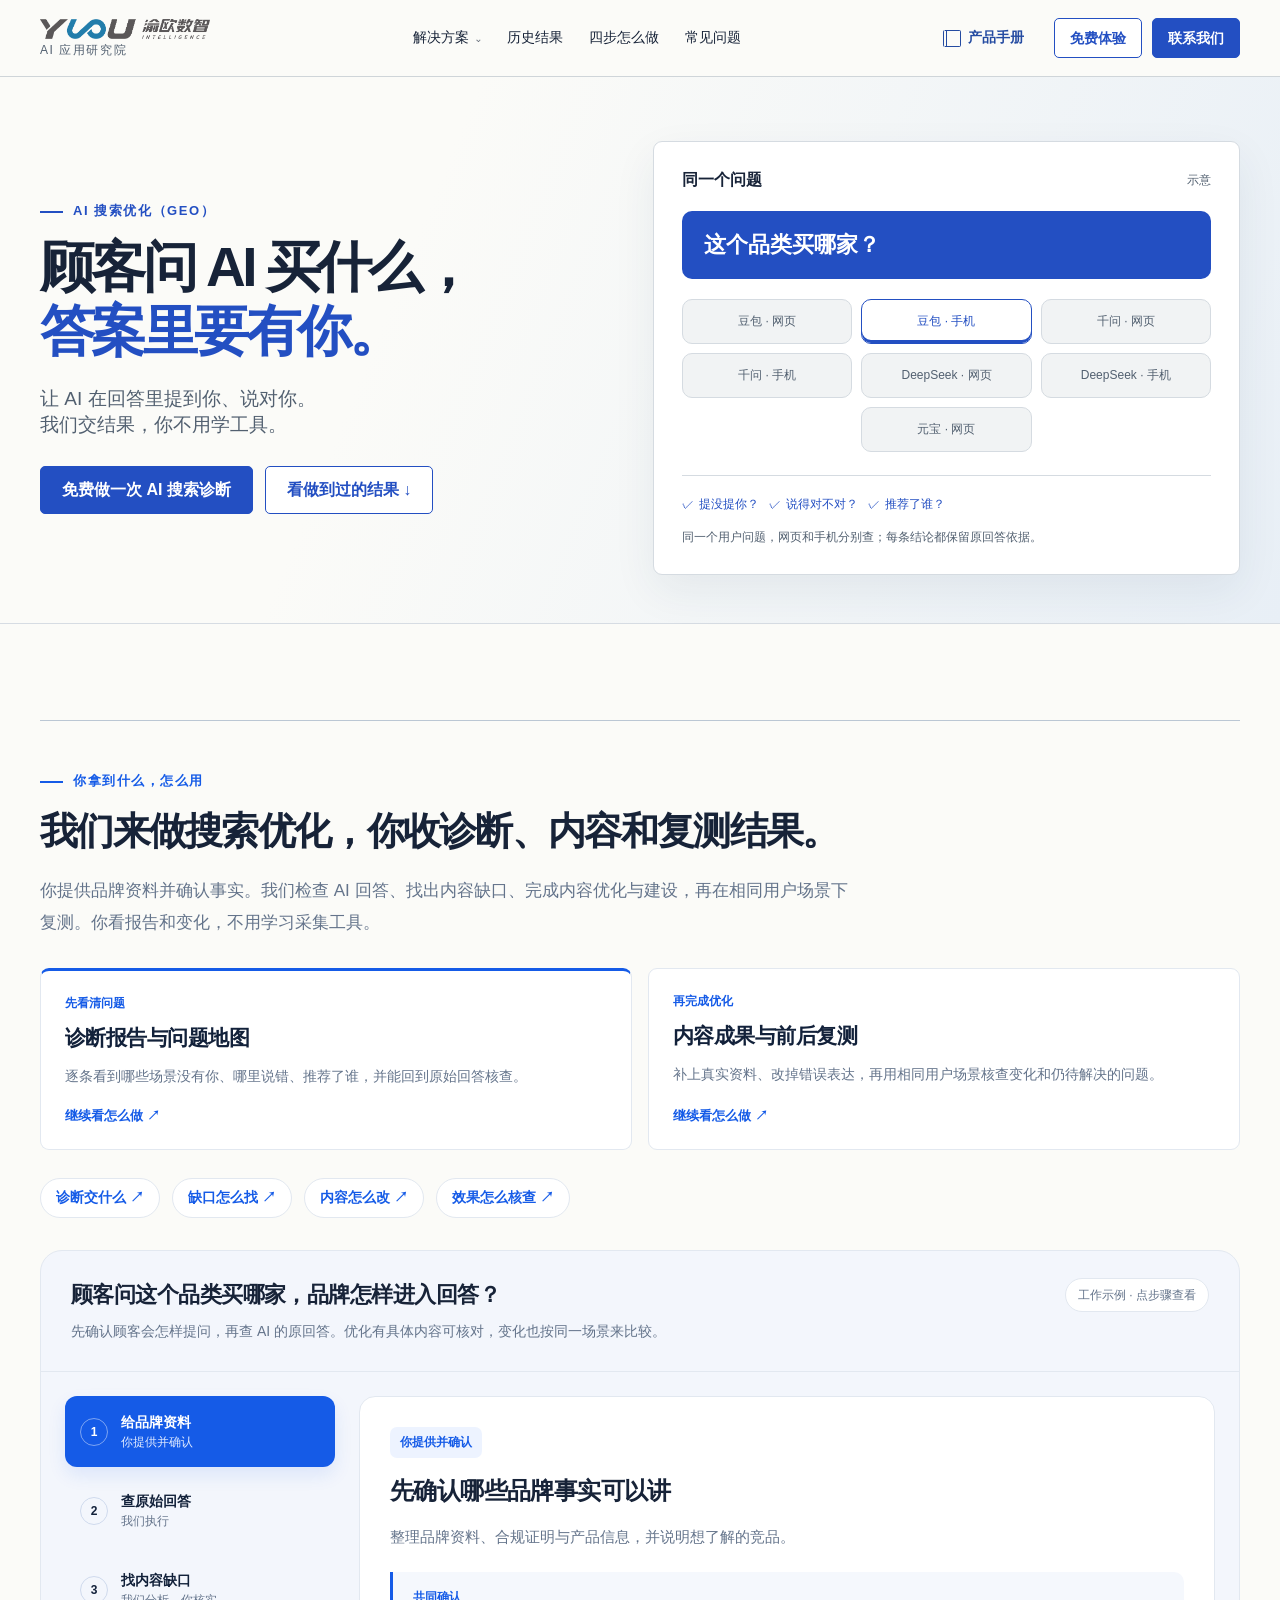
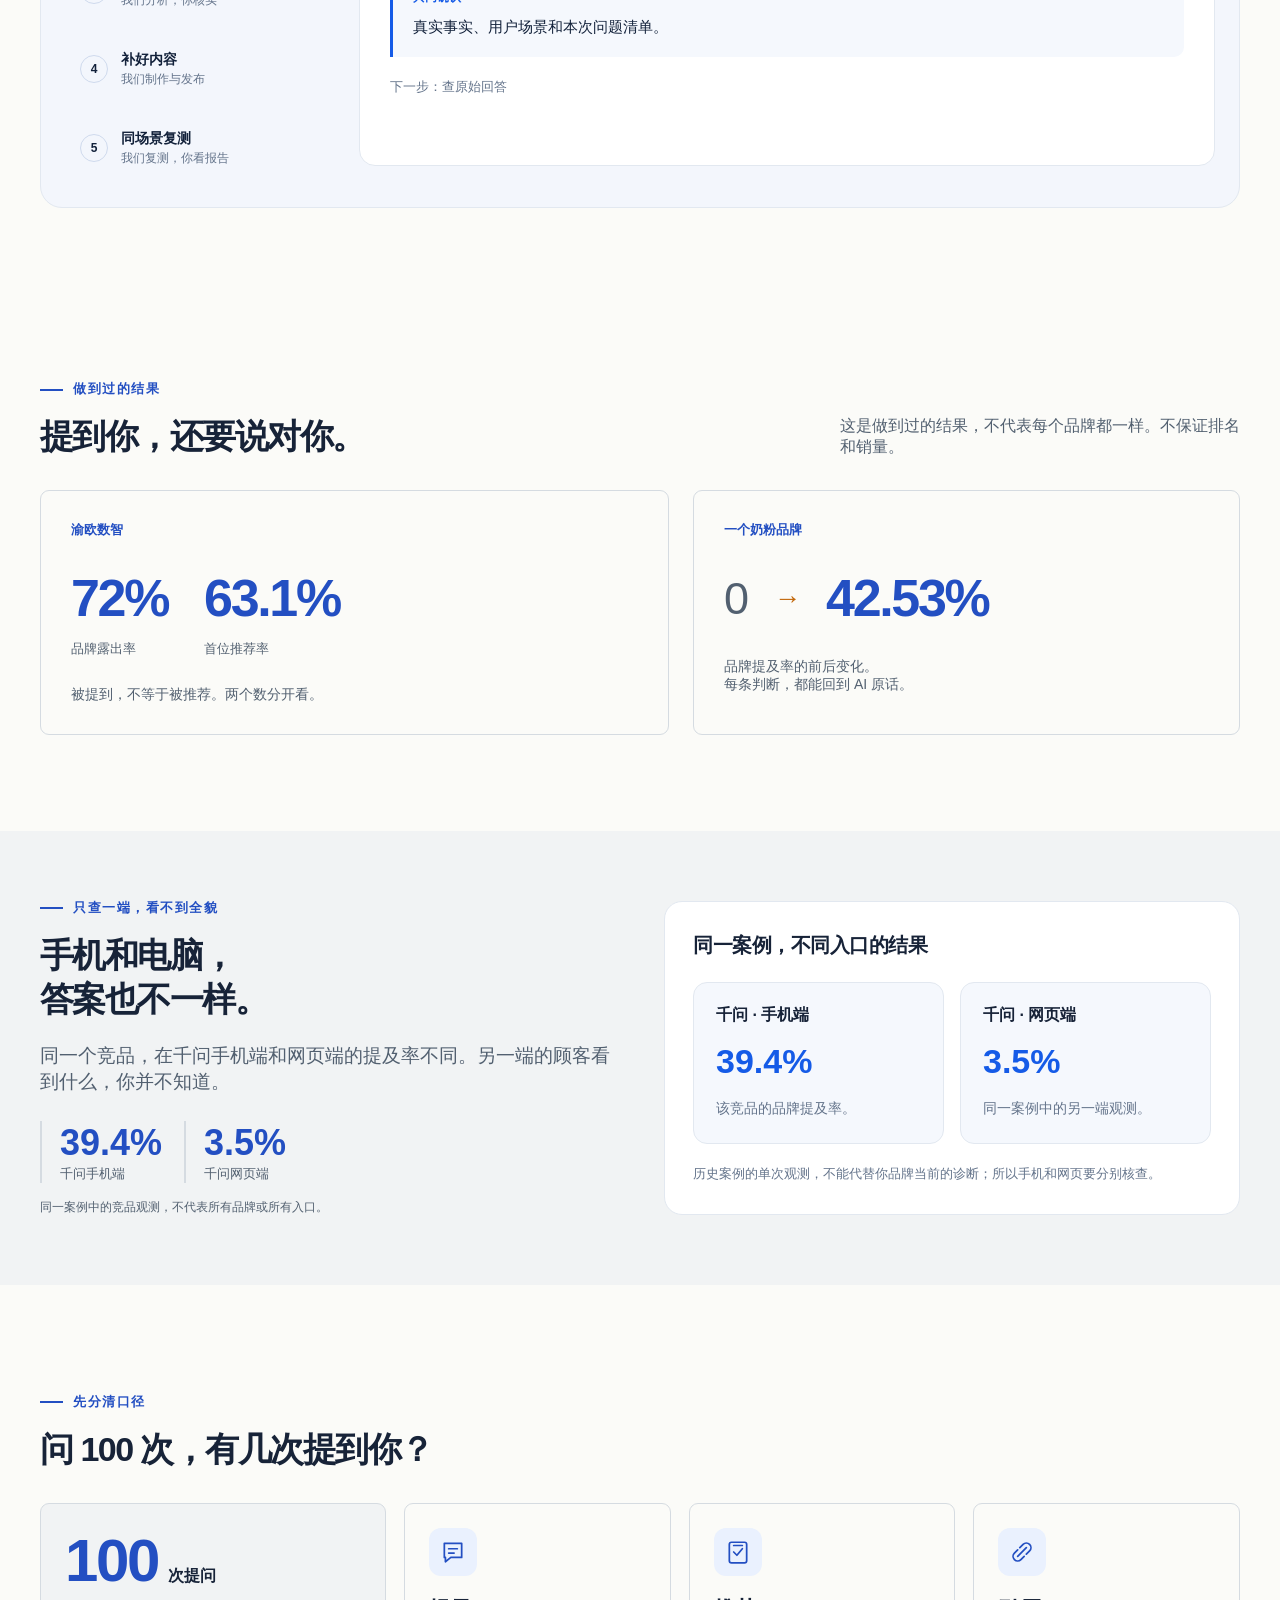
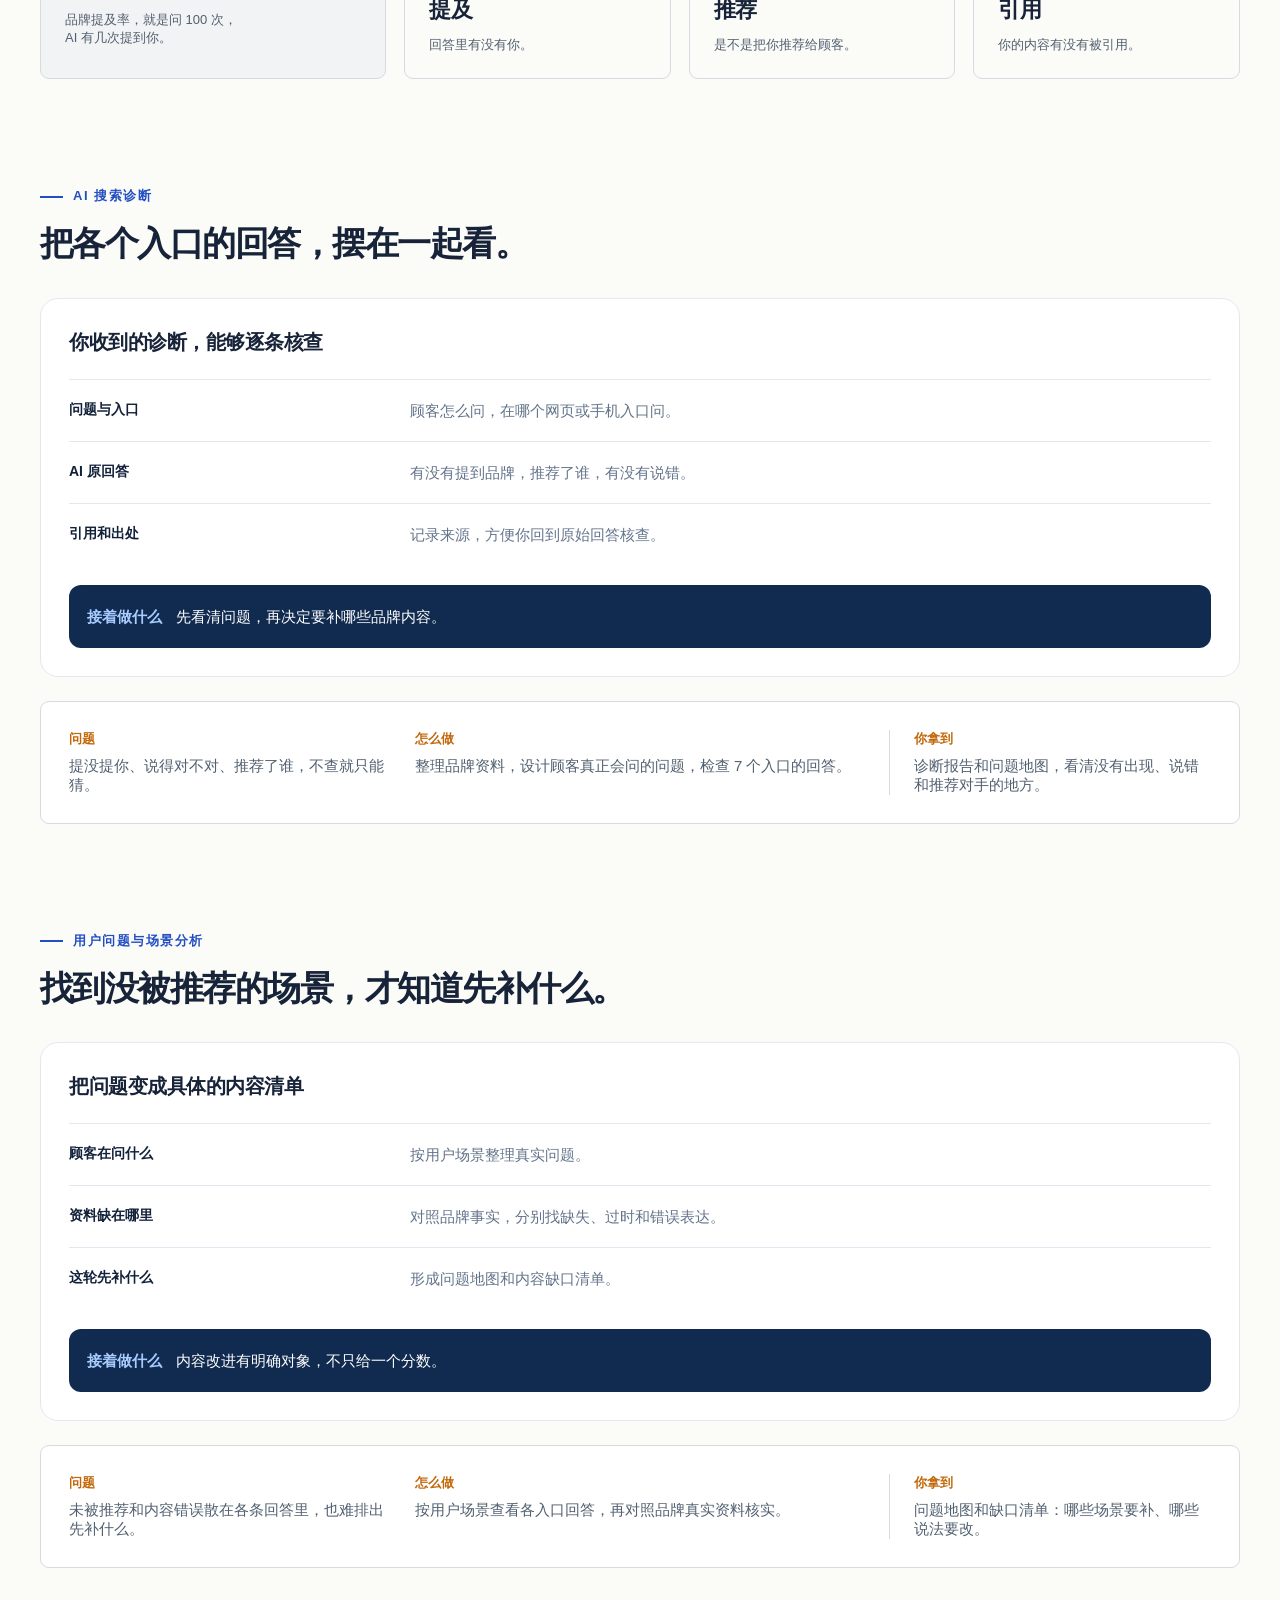
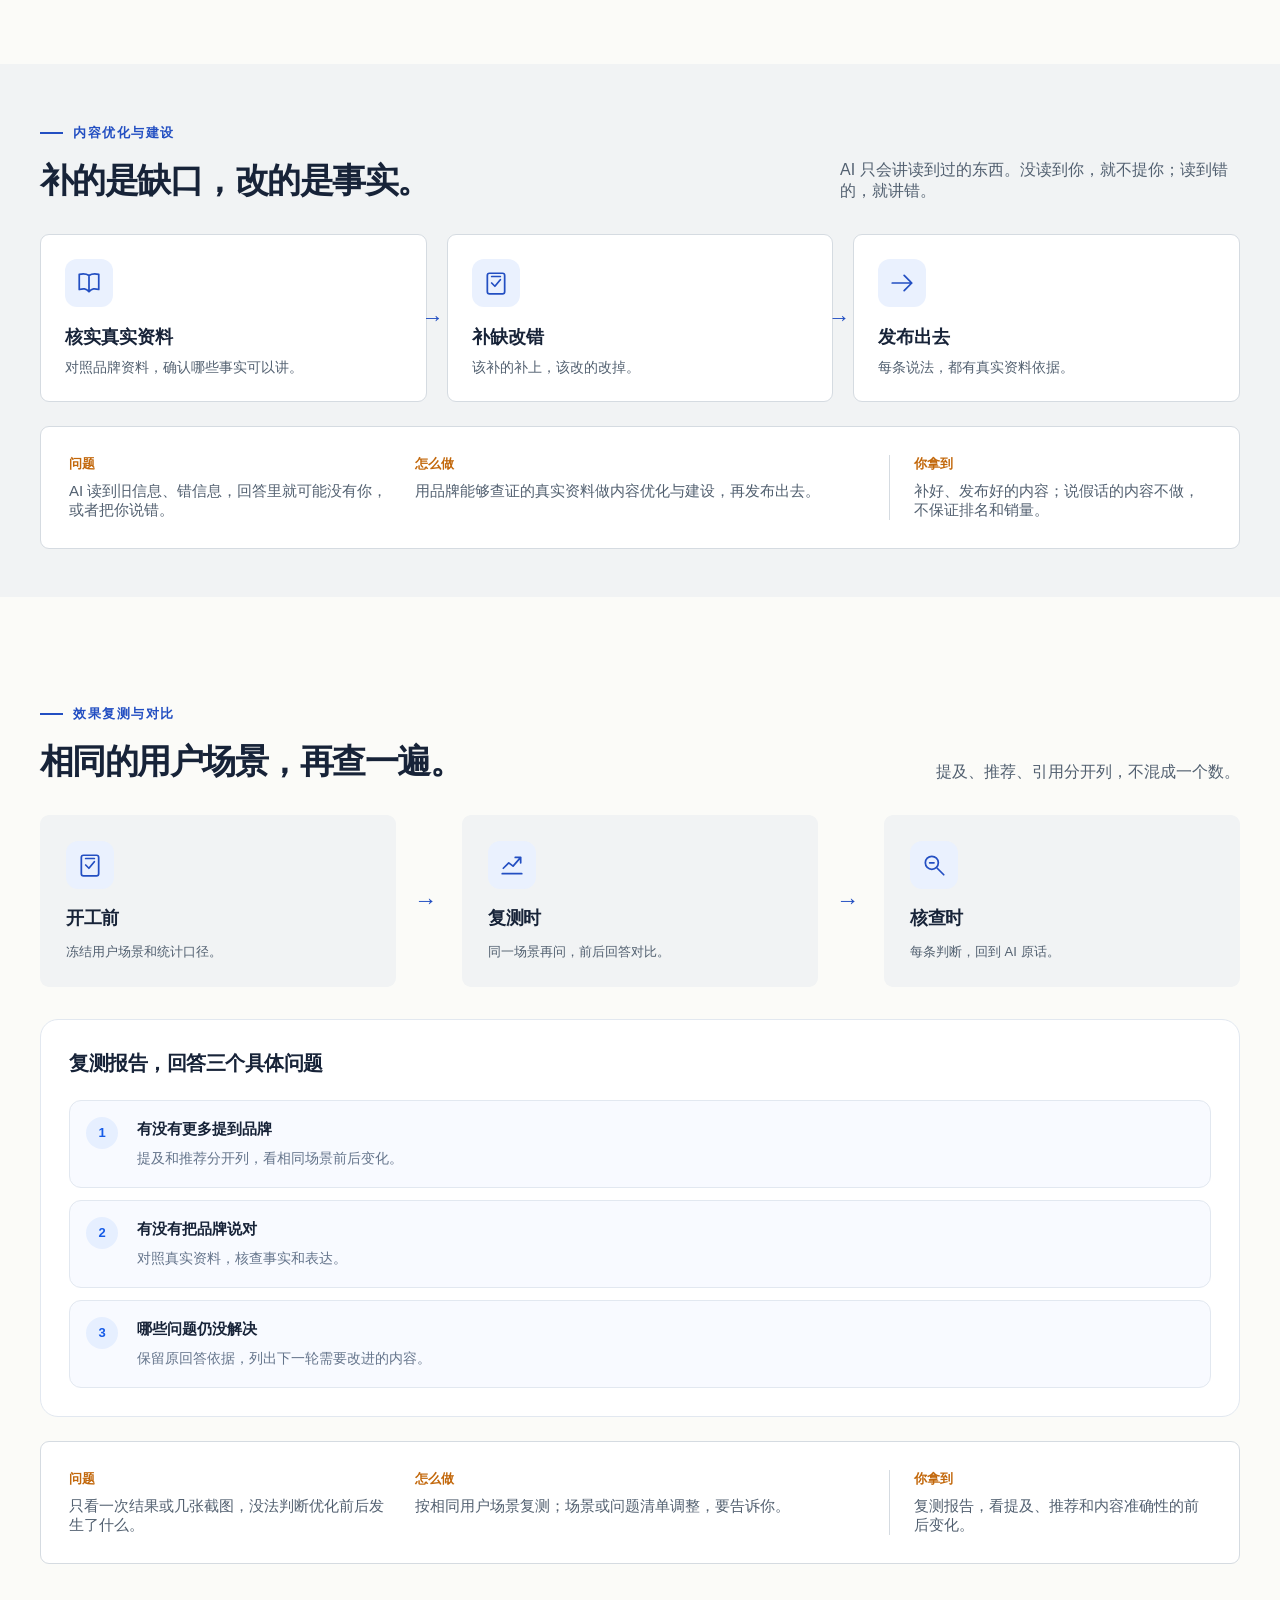
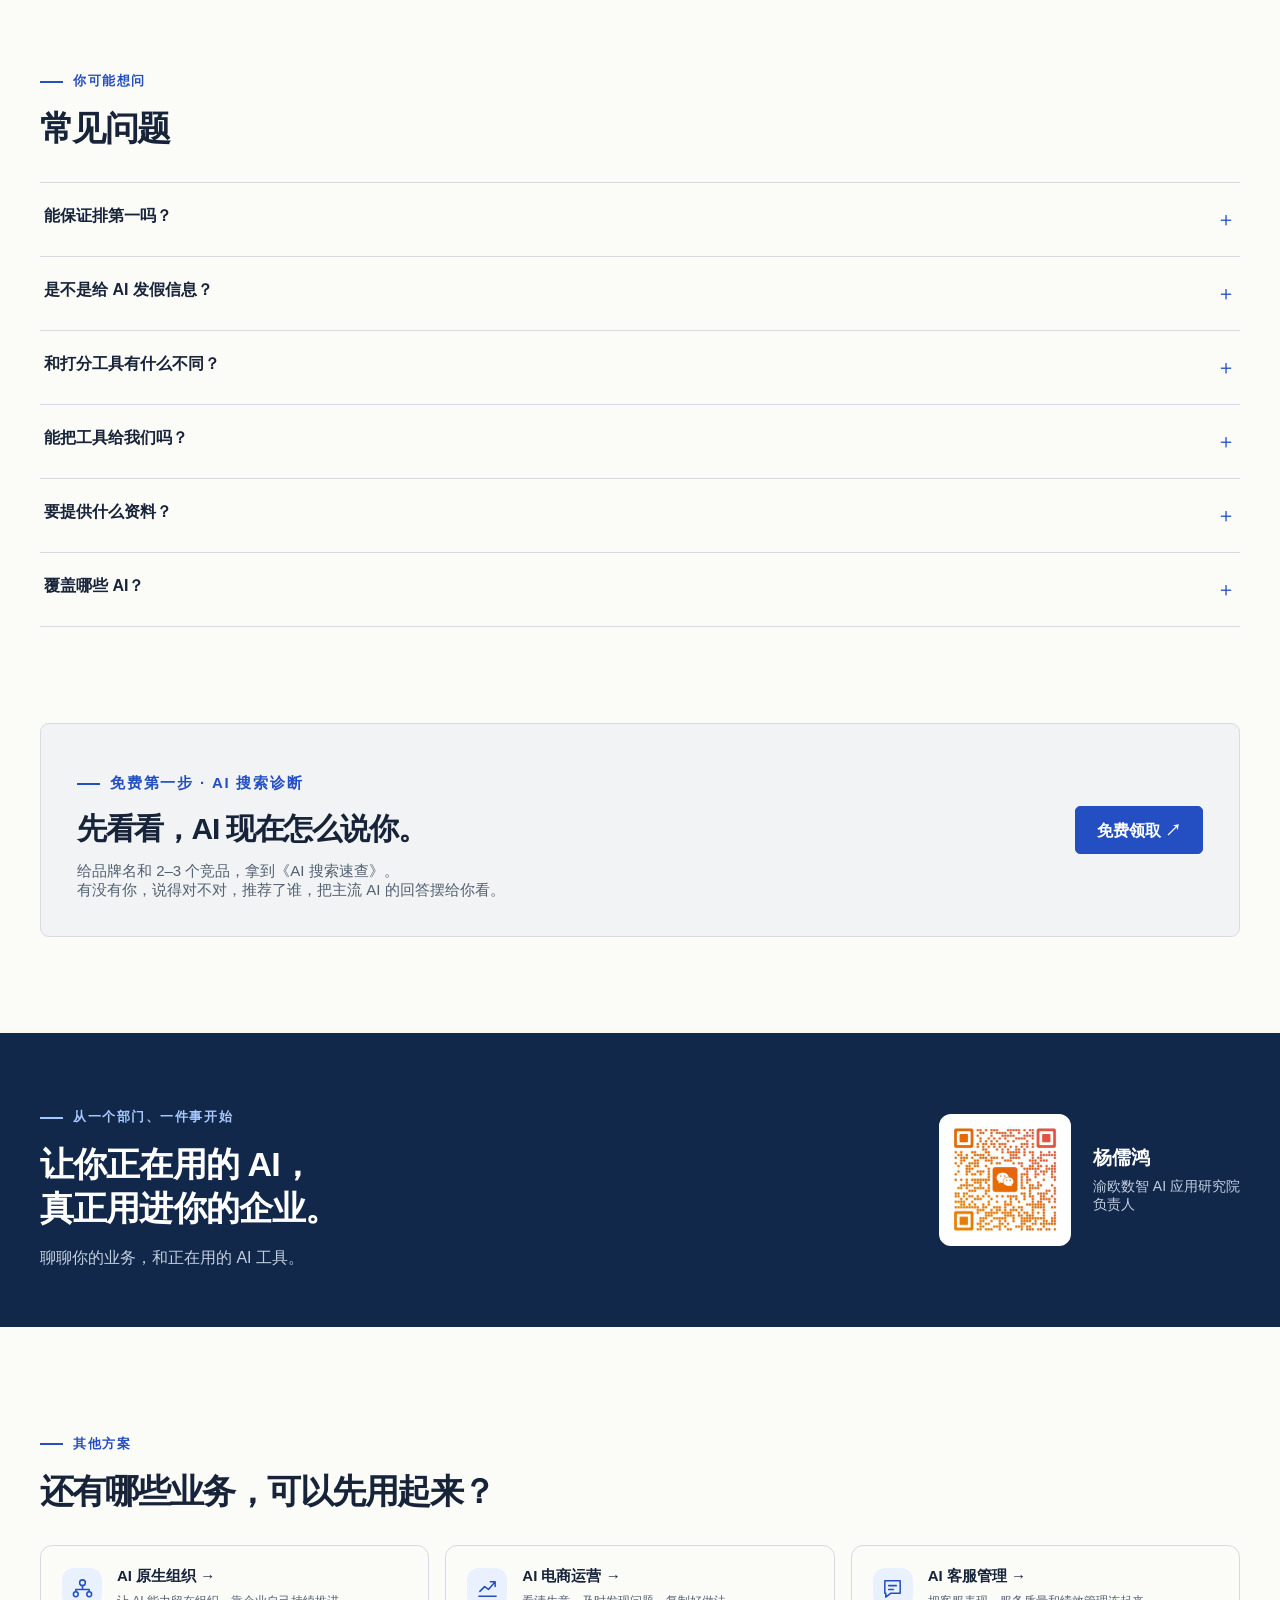
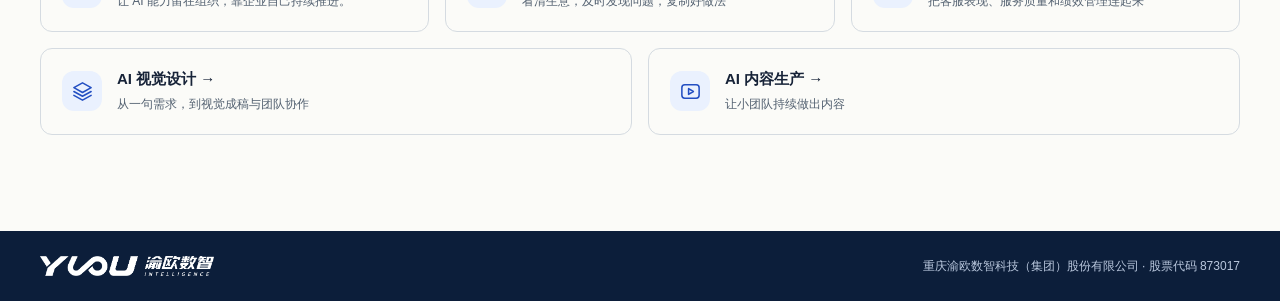
<file: geo.html>
<!doctype html>
<html lang="zh-CN"><head><meta charset="utf-8"><meta name="viewport" content="width=device-width,initial-scale=1"><meta name="description" content="让 AI 在回答里提到你、说对你。我们交结果，你不用学工具。"><title>AI 搜索优化（GEO）· 顾客问 AI 买什么，答案里要有你。｜渝欧数智 AI 应用研究院</title><link rel="stylesheet" href="assets/site.css"><style>.product-page{--p-gap:24px}.p-section{margin-top:var(--section-gap)}.p-hero{padding:64px 0 48px;background:linear-gradient(145deg,var(--color-white),var(--color-soft))}.p-hero h1{max-width:900px}.p-lead{font-size:19px;max-width:760px;margin-top:22px}.p-proof{display:flex;flex-wrap:wrap;gap:12px 24px;margin-top:22px;font-size:14px;color:var(--color-muted)}.p-proof span:before{content:'✓';color:var(--color-primary);margin-right:7px}.p-hero-top{display:grid;grid-template-columns:1fr 280px;gap:48px;align-items:center}.p-metric{border-left:3px solid var(--color-accent);padding-left:26px}.p-metric b{font-size:60px;letter-spacing:-.05em;line-height:1.1;color:var(--color-primary);display:block}.p-metric p{font-size:15px;margin-top:12px}.p-metric small{font-size:12px;color:var(--color-muted)}.p-dashboard{margin-top:38px;border:1px solid var(--color-line);border-radius:var(--radius);overflow:hidden;background:var(--color-white)}.p-tabs{display:flex;gap:8px;overflow-x:auto;padding:16px 20px;background:var(--color-soft);border-bottom:1px solid var(--color-line)}.p-tabs button{border:1px solid var(--color-line);padding:10px 19px;white-space:nowrap;border-radius:10px;background:var(--color-white);color:var(--color-muted)}.p-tabs button[aria-selected=true]{background:var(--color-primary);border-color:var(--color-primary);color:var(--color-white)}.p-tab-panel{padding:24px}.p-tab-panel[hidden]{display:none}.p-tab-title{display:flex;justify-content:space-between;gap:20px;align-items:center;margin-bottom:18px}.p-tab-title b{font-size:18px}.p-tab-title small{font-size:12px;color:var(--color-muted)}.p-image-scroll{max-width:100%;overflow-x:auto;overscroll-behavior-x:contain;border-radius:var(--radius);background:var(--color-soft);scrollbar-width:thin}.p-image-scroll img{margin-inline:auto}.p-image-scroll img.p-native{max-width:none;height:auto;flex-shrink:0;margin-inline:auto}.p-figure{margin:0}.p-figure figcaption{font-size:12px;line-height:1.6;color:var(--color-muted);margin-top:12px}.p-tab-panel .p-figure{max-width:100%;margin:auto}.p-tab-panel .p-image-scroll:has(img[style*="840"]){max-width:840px;margin:auto}.p-nav-grid{display:grid;grid-template-columns:repeat(4,1fr);gap:16px}.p-nav-card{border:1px solid var(--color-line);border-radius:var(--radius);padding:22px;display:flex;flex-direction:column;gap:13px;background:var(--color-white)}.p-nav-card:hover{background:var(--color-soft);border-color:var(--color-primary)}.p-nav-card b{font-size:17px}.p-nav-card p{font-size:13px}.p-nav-card .icon{width:40px;height:40px}.p-nav-card .icon svg{width:22px;height:22px}.p-flow{display:grid;grid-template-columns:repeat(4,1fr);gap:20px}.p-flow>div{position:relative;border:1px solid var(--color-line);border-radius:var(--radius);padding:24px;background:var(--color-white)}.p-flow>div:not(:last-child):after{content:'→';position:absolute;right:-18px;top:42%;font-size:22px;color:var(--color-primary);z-index:1}.p-flow b{display:block;margin:18px 0 10px;font-size:18px}.p-flow p{font-size:14px}.p-flow.three{grid-template-columns:repeat(3,1fr)}.p-triplet{display:grid;grid-template-columns:1fr 1.4fr 1fr;gap:24px;padding:28px;border:1px solid var(--color-line);border-radius:var(--radius);background:var(--color-white);margin-top:24px}.p-triplet small{font-size:13px;font-weight:700;color:var(--color-accent);display:block;margin-bottom:9px}.p-triplet p{font-size:15px}.p-triplet>div:last-child{border-left:1px solid var(--color-line);padding-left:24px}.p-band{padding-block:48px;background:var(--color-soft)}.p-feature-head{display:flex;align-items:start;gap:20px;margin-bottom:28px}.p-feature-head p{font-size:15px;margin-top:14px;max-width:780px}.p-feature-head h2{font-size:30px}.p-hint{font-size:12px;color:var(--color-muted);margin-top:16px}.p-columns{display:grid;grid-template-columns:1fr 1fr;gap:24px}.p-columns>article{border:1px solid var(--color-line);border-radius:var(--radius);padding:30px;min-width:0}.p-columns h3{font-size:24px;margin:18px 0}.p-vertical-flow{display:flex;flex-direction:column;gap:13px;margin-top:26px}.p-vertical-flow span{display:flex;align-items:center;gap:14px;padding:16px;background:var(--color-soft);border-radius:10px;font-size:14px}.p-vertical-flow span b{font-size:12px;color:var(--color-primary);font-weight:650}.p-two{display:grid;grid-template-columns:1fr 1fr;gap:48px;align-items:center}.p-delivery{margin-top:20px;padding:20px;background:var(--color-soft);border-radius:10px;font-size:14px}.p-delivery b{display:block;color:var(--color-text);margin-bottom:7px}.p-step{padding:24px;background:var(--color-white);border:1px solid var(--color-line);border-radius:var(--radius)}.p-step h3{font-size:18px;margin-top:18px}.p-step p{font-size:14px;margin-top:12px}.p-first{display:grid;grid-template-columns:1fr auto;gap:28px;align-items:center;border:1px solid var(--color-line);border-radius:var(--radius);padding:36px;background:var(--color-soft)}.p-first p{margin-top:14px;font-size:15px}.p-first h2{font-size:30px}.p-example{padding:30px;border-radius:var(--radius);background:var(--color-primary);color:var(--color-white)}.p-example p{color:var(--color-white);opacity:.9}.p-example h3{font-size:25px;margin:18px 0}.p-label{font-size:13px;color:var(--color-primary);font-weight:650}.p-proof-badge{padding:24px;border-radius:var(--radius);border:1px solid var(--color-line);background:var(--color-white)}.p-proof-badge b{font-size:48px;line-height:1.2;display:block;color:var(--color-primary);margin-bottom:12px}.p-proof-badge p{font-size:14px}section[id],article[id]{scroll-margin-top:100px}
@media(max-width:900px){.p-nav-grid{grid-template-columns:repeat(2,1fr)}.p-flow{grid-template-columns:repeat(2,1fr)}.p-flow>div:nth-child(2):after{display:none}.p-triplet{gap:18px;padding:23px}}
@media(max-width:768px){.product-page{--section-gap:56px}.p-hero{padding:38px 0}.p-hero h1{font-size:36px}.p-lead{font-size:17px}.p-hero-top,.p-columns,.p-two,.p-first{grid-template-columns:1fr;gap:26px}.p-metric{display:flex;flex-wrap:wrap;column-gap:20px;align-items:center;padding-left:20px}.p-metric b{font-size:46px}.p-metric p{font-size:13px;margin:0}.p-metric small{font-size:11px;display:block;margin-top:9px}.p-proof{font-size:12px;gap:8px 15px}.p-dashboard{margin-top:28px}.p-tabs{padding:12px;gap:7px}.p-tabs button{font-size:13px;padding:10px 13px}.p-tab-panel{padding:16px}.p-tab-title{align-items:start;flex-direction:column;gap:7px}.p-tab-title b{font-size:16px}.p-tab-title small{font-size:11px}.p-triplet{grid-template-columns:1fr;gap:20px;padding:23px}.p-triplet>div:last-child{border:0;padding-left:0}.p-triplet p{font-size:14px}.p-flow,.p-flow.three{grid-template-columns:1fr}.p-flow>div{padding:24px}.p-flow>div:after{display:none}.p-flow>div{display:grid;grid-template-columns:44px 1fr;gap:0 16px}.p-flow .icon{grid-row:span 2;width:44px;height:44px}.p-flow b{margin:0 0 9px;font-size:17px}.p-flow p{font-size:13px}.p-nav-grid{gap:12px}.p-nav-card{padding:18px;gap:12px}.p-nav-card b{font-size:15px}.p-nav-card p{font-size:12px}.p-columns>article{padding:24px}.p-columns h3{font-size:23px}.p-feature-head h2{font-size:26px}.p-feature-head p{font-size:14px}.p-feature-head .icon{width:42px;height:42px}.p-band{padding-block:36px}.p-first{padding:26px}.p-first h2{font-size:26px}.p-first .btn{justify-self:start}.p-figure figcaption{font-size:11px}.p-example{padding:25px}.p-example h3{font-size:22px}}
@media(prefers-reduced-motion:reduce){.product-page *{animation:none!important;transition:none!important}}

.p-flow.two{grid-template-columns:repeat(2,1fr)}.product-page [id]{scroll-margin-top:100px}@media(max-width:768px){.p-flow.two{grid-template-columns:1fr}}

.p-two>*,.p-columns>*{min-width:0}

.g-hero{display:grid;grid-template-columns:1fr 1.05fr;gap:54px;align-items:center}.g-answers{border:1px solid var(--color-line);background:var(--color-white);padding:28px;border-radius:var(--radius)}.g-answer-head{display:flex;align-items:center;justify-content:space-between}.g-answer-head small{font-size:12px;color:var(--color-muted)}.g-question{padding:19px 22px;background:var(--color-primary);color:var(--color-white);font-size:22px;font-weight:650;border-radius:10px;margin:20px 0}.g-engines{display:flex;justify-content:center;flex-wrap:wrap;gap:9px}.g-engines button{width:calc((100% - 18px)/3);border:1px solid var(--color-line);background:var(--color-soft);color:var(--color-muted);padding:13px 5px;border-radius:10px;font-size:12px}.g-engines button[aria-pressed=true]{border-color:var(--color-primary);color:var(--color-primary);box-shadow:inset 0 -3px var(--color-primary);background:var(--color-white)}.g-checklist{display:flex;gap:10px;flex-wrap:wrap;border-top:1px solid var(--color-line);margin-top:23px;padding-top:20px}.g-checklist span{font-size:12px;color:var(--color-primary)}.g-checklist span:before{content:'✓';margin-right:5px}.g-results{display:grid;grid-template-columns:1.15fr 1fr;gap:24px}.g-case{border:1px solid var(--color-line);padding:30px;border-radius:var(--radius)}.g-number-pair{display:flex;gap:36px;margin:28px 0}.g-number-pair b,.g-change b{font-size:52px;line-height:1.2;letter-spacing:-.045em;color:var(--color-primary)}.g-number-pair span{display:block;font-size:13px;color:var(--color-muted);margin-top:10px}.g-case>p:last-child{font-size:14px}.g-change{display:flex;align-items:center;gap:25px;margin:28px 0}.g-change>span{font-size:45px;color:var(--color-muted)}.g-change i{font-size:27px;color:var(--color-accent);font-style:normal}.g-device-metrics{display:flex;gap:22px;margin-top:26px}.g-device-metrics>div{border-left:2px solid var(--color-line);padding-left:18px}.g-device-metrics b{display:block;font-size:36px;color:var(--color-primary);line-height:1.2}.g-device-metrics span{font-size:13px;color:var(--color-muted)}.g-metric-grid{display:grid;grid-template-columns:1.3fr 1fr 1fr 1fr;gap:18px}.g-metric-grid>div{border:1px solid var(--color-line);padding:24px;border-radius:var(--radius)}.g-metric-grid h3{font-size:22px;margin:20px 0 12px}.g-metric-grid p{font-size:13px}.g-definition{background:var(--color-soft)}.g-definition strong{font-size:60px;letter-spacing:-.04em;color:var(--color-primary);line-height:1.1}.g-definition>b{font-size:16px;margin-left:10px}.g-definition p{margin-top:17px}.g-route{display:grid;grid-template-columns:repeat(4,1fr);gap:20px}.g-route a{position:relative;border:1px solid var(--color-line);padding:25px;background:var(--color-white);border-radius:var(--radius)}.g-route a:hover{border-color:var(--color-primary)}.g-route a>span:not(.icon){position:absolute;right:20px;top:24px;font-size:13px;color:var(--color-muted)}.g-route h3{font-size:17px;margin:22px 0 12px}.g-route p{font-size:13px}.g-review{display:grid;grid-template-columns:1fr 30px 1fr 30px 1fr;gap:18px;align-items:center;margin-bottom:32px}.g-review>div{padding:26px;background:var(--color-soft);border-radius:var(--radius)}.g-review>span{font-size:23px;color:var(--color-primary)}.g-review h3{font-size:18px;margin:18px 0 12px}.g-review p{font-size:13px}@media(max-width:768px){.g-hero,.g-results{grid-template-columns:1fr;gap:27px}.g-answers{padding:23px}.g-question{font-size:20px}.g-engines button{font-size:10px}.g-case{padding:25px}.g-number-pair{gap:26px}.g-number-pair b,.g-change b{font-size:43px}.g-change>span{font-size:37px}.g-number-pair span{font-size:12px}.g-metric-grid{grid-template-columns:repeat(3,1fr);gap:10px}.g-metric-grid>div{padding:18px 13px}.g-metric-grid>.g-definition{grid-column:1/-1}.g-metric-grid .icon{width:37px;height:37px}.g-metric-grid h3{font-size:19px;margin-top:15px}.g-metric-grid p{font-size:12px}.g-route{grid-template-columns:1fr;gap:13px}.g-route a{display:grid;grid-template-columns:43px 1fr;gap:0 17px;padding:23px}.g-route .icon{grid-row:span 2;width:43px;height:43px}.g-route h3{margin:0 0 9px;font-size:16px;padding-right:26px}.g-route p{font-size:12px}.g-route a>span:not(.icon){font-size:11px;right:15px;top:20px}.g-review{grid-template-columns:1fr;gap:14px}.g-review>span{display:none}.g-review>div{padding:24px}.g-device-metrics b{font-size:33px}}</style><script src="assets/site.js" defer=""></script><link rel="stylesheet" href="assets/product-story.css"><script src="assets/product-story.js" defer=""></script><link rel="stylesheet" href="assets/研究院.css"></head><body class="product-page" data-page="geo"><a class="skip-link" href="#main">跳到正文</a><header class="global-header"><div class="wrap global-nav"><a class="global-brand" href="index.html" aria-label="渝欧数智 AI 应用研究院首页"><img src="assets/home/logo-nav.png" alt="渝欧数智" width="603" height="71"><span>AI 应用研究院</span></a><nav class="global-links" id="global-links" aria-label="主导航"><div class="solution-menu"><button class="solution-toggle" aria-expanded="false" aria-controls="solution-dropdown">解决方案<span class="chevron" aria-hidden="true">⌄</span></button><div class="solution-dropdown" id="solution-dropdown" hidden=""><a href="ai-org.html"><b>AI 原生组织</b><span>让 AI 能力留在组织，靠企业自己持续推进。</span></a><a href="ecommerce.html"><b>AI 电商运营</b><span>看清生意，及时发现问题，复制好做法</span></a><a href="service.html"><b>AI 客服管理</b><span>把客服表现、服务质量和绩效管理连起来</span></a><a href="visual.html"><b>AI 视觉设计</b><span>从一句需求，到视觉成稿与团队协作</span></a><a href="content.html"><b>AI 内容生产</b><span>让小团队持续做出内容</span></a><a href="geo.html"><b>AI 搜索优化（GEO）</b><span>提升品牌在 AI 搜索与回答中的可见度</span></a></div></div><a href="#results">历史结果</a><a href="#panorama">四步怎么做</a><a href="#faq">常见问题</a><div class="global-controls mobile-actions"><button class="btn small secondary" data-offer="geo">免费体验</button><button class="btn small" data-contact="">联系我们</button></div></nav><a class="guide-entry" data-manual-entry="geo" href="manual-geo.html">产品手册</a><div class="global-controls desktop-actions"><button class="btn small secondary" data-offer="geo">免费体验</button><button class="btn small" data-contact="">联系我们</button></div><button class="mobile-toggle" aria-expanded="false" aria-controls="global-links" aria-label="打开或关闭导航菜单">☰</button></div></header><main id="main"><section class="p-hero"><div class="wrap g-hero"><div><p class="eyebrow">AI 搜索优化（GEO）</p><h1>顾客问 AI 买什么，<br><span class="accent">答案里要有你。</span></h1><p class="p-lead">让 AI 在回答里提到你、说对你。<br>我们交结果，你不用学工具。</p><div class="actions"><button class="btn" data-offer="geo">免费做一次 AI 搜索诊断</button><a class="btn secondary" href="#results">看做到过的结果 ↓</a></div></div><div class="g-answers"><div class="g-answer-head"><b>同一个问题</b><small>示意</small></div><div class="g-question">这个品类买哪家？</div><div class="g-engines" aria-label="七个诊断入口"><button data-engine="0" aria-pressed="true">豆包 · 网页</button><button data-engine="1" aria-pressed="false">豆包 · 手机</button><button data-engine="2" aria-pressed="false">千问 · 网页</button><button data-engine="3" aria-pressed="false">千问 · 手机</button><button data-engine="4" aria-pressed="false">DeepSeek · 网页</button><button data-engine="5" aria-pressed="false">DeepSeek · 手机</button><button data-engine="6" aria-pressed="false">元宝 · 网页</button></div><div class="g-checklist"><span>提没提你？</span><span>说得对不对？</span><span>推荐了谁？</span></div><p class="p-hint">同一个用户问题，网页和手机分别查；每条结论都保留原回答依据。</p></div></div></section><section class="section wrap product-form" id="panorama" aria-labelledby="product-form-title"><div class="form-intro"><p class="eyebrow">你拿到什么，怎么用</p><h2 id="product-form-title">我们来做搜索优化，你收诊断、内容和复测结果。</h2><p>你提供品牌资料并确认事实。我们检查 AI 回答、找出内容缺口、完成内容优化与建设，再在相同用户场景下复测。你看报告和变化，不用学习采集工具。</p></div><div class="form-options" style="--choices:2"><a class="form-option" href="#diagnosis"><span class="form-kind">先看清问题</span><h3>诊断报告与问题地图</h3><p>逐条看到哪些场景没有你、哪里说错、推荐了谁，并能回到原始回答核查。</p><span class="form-next">继续看怎么做 ↗</span></a><a class="form-option" href="#review"><span class="form-kind">再完成优化</span><h3>内容成果与前后复测</h3><p>补上真实资料、改掉错误表达，再用相同用户场景核查变化和仍待解决的问题。</p><span class="form-next">继续看怎么做 ↗</span></a></div><div class="form-links"><a href="#diagnosis">诊断交什么 ↗</a><a href="#scenarios">缺口怎么找 ↗</a><a href="#content-work">内容怎么改 ↗</a><a href="#review">效果怎么核查 ↗</a></div><div class="work-demo" aria-label="顾客问这个品类买哪家，品牌怎样进入回答？"><div class="work-demo-head"><div><h3>顾客问这个品类买哪家，品牌怎样进入回答？</h3><p>先确认顾客会怎样提问，再查 AI 的原回答。优化有具体内容可核对，变化也按同一场景来比较。</p></div><span class="work-demo-label">工作示例 · 点步骤查看</span></div><div class="work-demo-body"><div class="work-steps" role="group" aria-label="工作步骤"><button class="work-step" type="button" id="work-step-0" aria-pressed="true" aria-controls="work-pane-0"><span>1</span><span><b>给品牌资料</b><small>你提供并确认</small></span></button><button class="work-step" type="button" id="work-step-1" aria-pressed="false" aria-controls="work-pane-1"><span>2</span><span><b>查原始回答</b><small>我们执行</small></span></button><button class="work-step" type="button" id="work-step-2" aria-pressed="false" aria-controls="work-pane-2"><span>3</span><span><b>找内容缺口</b><small>我们分析，你核实</small></span></button><button class="work-step" type="button" id="work-step-3" aria-pressed="false" aria-controls="work-pane-3"><span>4</span><span><b>补好内容</b><small>我们制作与发布</small></span></button><button class="work-step" type="button" id="work-step-4" aria-pressed="false" aria-controls="work-pane-4"><span>5</span><span><b>同场景复测</b><small>我们复测，你看报告</small></span></button></div><div class="work-panes" aria-live="polite"><div class="work-pane" id="work-pane-0" aria-labelledby="work-step-0"><span class="work-actor">你提供并确认</span><h4>先确认哪些品牌事实可以讲</h4><p>整理品牌资料、合规证明与产品信息，并说明想了解的竞品。</p><div class="work-result"><small>共同确认</small><p>真实事实、用户场景和本次问题清单。</p></div><p class="work-return">下一步：查原始回答</p></div><div class="work-pane" id="work-pane-1" aria-labelledby="work-step-1" hidden=""><span class="work-actor">我们执行</span><h4>网页和手机入口都查</h4><p>围绕确认的用户问题，检查豆包、千问、DeepSeek 的网页和手机端，以及元宝网页端。</p><div class="work-result"><small>诊断交付</small><p>逐条问题、入口、原始回答与出处，提及、推荐和引用分开看。</p></div><p class="work-return">下一步：找内容缺口</p></div><div class="work-pane" id="work-pane-2" aria-labelledby="work-step-2" hidden=""><span class="work-actor">我们分析，你核实</span><h4>没有出现和说错了，分别找原因</h4><p>把用户场景、AI 回答和品牌真实资料放在一起，看哪些内容缺失、哪些事实需要更正。</p><div class="work-result"><small>问题地图</small><p>要补的场景、要改的说法和内容优先级。</p></div><p class="work-return">下一步：补好内容</p></div><div class="work-pane" id="work-pane-3" aria-labelledby="work-step-3" hidden=""><span class="work-actor">我们制作与发布</span><h4>把缺口补成能查证的内容</h4><p>依据品牌真实资料完成内容优化与建设，按确认的内容发布出去。</p><div class="work-result"><small>可检查的成果</small><p>具体改了哪些资料、补了哪些内容、发布了什么。</p></div><p class="work-return">下一步：同场景复测</p></div><div class="work-pane" id="work-pane-4" aria-labelledby="work-step-4" hidden=""><span class="work-actor">我们复测，你看报告</span><h4>再问同类问题，看前后发生了什么</h4><p>按相同用户场景复测，对比提及、推荐和内容准确性；仍有的问题继续列明。</p><div class="work-result"><small>复测交付</small><p>前后对照报告、原回答依据，以及下一轮要改进的地方。</p></div><p class="work-return">这些结果会进入后续工作，继续使用和改进。</p></div></div></div></div></section><section class="p-section wrap" id="results"><div class="section-head"><div><p class="eyebrow">做到过的结果</p><h2>提到你，还要说对你。</h2></div><p>这是做到过的结果，不代表每个品牌都一样。不保证排名和销量。</p></div><div class="g-results"><article class="g-case"><p class="p-label">渝欧数智</p><div class="g-number-pair"><div><b>72%</b><span>品牌露出率</span></div><div><b>63.1%</b><span>首位推荐率</span></div></div><p>被提到，不等于被推荐。两个数分开看。</p></article><article class="g-case"><p class="p-label">一个奶粉品牌</p><div class="g-change"><span>0</span><i aria-hidden="true">→</i><b>42.53%</b></div><p>品牌提及率的前后变化。<br>每条判断，都能回到 AI 原话。</p></article></div></section><section class="p-section p-band" id="devices"><div class="wrap p-two"><div><p class="eyebrow">只查一端，看不到全貌</p><h2>手机和电脑，<br>答案也不一样。</h2><p class="p-lead">同一个竞品，在千问手机端和网页端的提及率不同。另一端的顾客看到什么，你并不知道。</p><div class="g-device-metrics"><div><b>39.4%</b><span>千问手机端</span></div><div><b>3.5%</b><span>千问网页端</span></div></div><p class="p-hint">同一案例中的竞品观测，不代表所有品牌或所有入口。</p></div><div class="clear-board"><div class="clear-board-head"><h4>同一案例，不同入口的结果</h4></div><div class="clear-pair"><div class="clear-mini"><b>千问 · 手机端</b><strong>39.4%</strong><p>该竞品的品牌提及率。</p></div><div class="clear-mini"><b>千问 · 网页端</b><strong>3.5%</strong><p>同一案例中的另一端观测。</p></div></div><p class="clear-note">历史案例的单次观测，不能代替你品牌当前的诊断；所以手机和网页要分别核查。</p></div></div></section><section class="p-section wrap" id="metrics"><div class="section-head"><div><p class="eyebrow">先分清口径</p><h2>问 100 次，有几次提到你？</h2></div></div><div class="g-metric-grid"><div class="g-definition"><strong>100</strong><b>次提问</b><p>品牌提及率，就是问 100 次，<br>AI 有几次提到你。</p></div><div><span class="icon" aria-hidden="true"><svg viewBox="0 0 24 24"><path d="M4 4h16v13H10l-5 4v-4H4zM8 9h8M8 13h5"></path></svg></span><h3>提及</h3><p>回答里有没有你。</p></div><div><span class="icon" aria-hidden="true"><svg viewBox="0 0 24 24"><rect x="4" y="3" width="16" height="19" rx="2"></rect><path d="m8 12 3 3 5-6M8 6h8"></path></svg></span><h3>推荐</h3><p>是不是把你推荐给顾客。</p></div><div><span class="icon" aria-hidden="true"><svg viewBox="0 0 24 24"><path d="m10 8 3-3a4 4 0 0 1 6 6l-3 3M14 16l-3 3a4 4 0 0 1-6-6l3-3M8 16l8-8"></path></svg></span><h3>引用</h3><p>你的内容有没有被引用。</p></div></div></section><section class="p-section wrap" id="diagnosis"><div class="section-head"><div><p class="eyebrow">AI 搜索诊断</p><h2>把各个入口的回答，摆在一起看。</h2></div></div><div class="clear-board"><div class="clear-board-head"><h4>你收到的诊断，能够逐条核查</h4></div><div class="clear-row"><b>问题与入口</b><p>顾客怎么问，在哪个网页或手机入口问。</p></div><div class="clear-row"><b>AI 原回答</b><p>有没有提到品牌，推荐了谁，有没有说错。</p></div><div class="clear-row"><b>引用和出处</b><p>记录来源，方便你回到原始回答核查。</p></div><div class="clear-outcome"><b>接着做什么</b><span>先看清问题，再决定要补哪些品牌内容。</span></div></div><div class="p-triplet"><div><small>问题</small><p>提没提你、说得对不对、推荐了谁，不查就只能猜。</p></div><div><small>怎么做</small><p>整理品牌资料，设计顾客真正会问的问题，检查 7 个入口的回答。</p></div><div><small>你拿到</small><p>诊断报告和问题地图，看清没有出现、说错和推荐对手的地方。</p></div></div></section><section class="p-section wrap" id="scenarios"><div class="section-head"><div><p class="eyebrow">用户问题与场景分析</p><h2>找到没被推荐的场景，才知道先补什么。</h2></div></div><div class="clear-board"><div class="clear-board-head"><h4>把问题变成具体的内容清单</h4></div><div class="clear-row"><b>顾客在问什么</b><p>按用户场景整理真实问题。</p></div><div class="clear-row"><b>资料缺在哪里</b><p>对照品牌事实，分别找缺失、过时和错误表达。</p></div><div class="clear-row"><b>这轮先补什么</b><p>形成问题地图和内容缺口清单。</p></div><div class="clear-outcome"><b>接着做什么</b><span>内容改进有明确对象，不只给一个分数。</span></div></div><div class="p-triplet"><div><small>问题</small><p>未被推荐和内容错误散在各条回答里，也难排出先补什么。</p></div><div><small>怎么做</small><p>按用户场景查看各入口回答，再对照品牌真实资料核实。</p></div><div><small>你拿到</small><p>问题地图和缺口清单：哪些场景要补、哪些说法要改。</p></div></div></section><section class="p-section p-band" id="content-work"><div class="wrap"><div class="section-head"><div><p class="eyebrow">内容优化与建设</p><h2>补的是缺口，改的是事实。</h2></div><p>AI 只会讲读到过的东西。没读到你，就不提你；读到错的，就讲错。</p></div><div class="p-flow three"><div><span class="icon" aria-hidden="true"><svg viewBox="0 0 24 24"><path d="M12 5v15M3 4c4-1 6-1 9 1 3-2 5-2 9-1v14c-4-1-6-1-9 2-3-3-5-3-9-2z"></path></svg></span><b>核实真实资料</b><p>对照品牌资料，确认哪些事实可以讲。</p></div><div><span class="icon" aria-hidden="true"><svg viewBox="0 0 24 24"><rect x="4" y="3" width="16" height="19" rx="2"></rect><path d="m8 12 3 3 5-6M8 6h8"></path></svg></span><b>补缺改错</b><p>该补的补上，该改的改掉。</p></div><div><span class="icon" aria-hidden="true"><svg viewBox="0 0 24 24"><path d="M3 12h18m-7-7 7 7-7 7"></path></svg></span><b>发布出去</b><p>每条说法，都有真实资料依据。</p></div></div><div class="p-triplet"><div><small>问题</small><p>AI 读到旧信息、错信息，回答里就可能没有你，或者把你说错。</p></div><div><small>怎么做</small><p>用品牌能够查证的真实资料做内容优化与建设，再发布出去。</p></div><div><small>你拿到</small><p>补好、发布好的内容；说假话的内容不做，不保证排名和销量。</p></div></div></div></section><section class="p-section wrap" id="review"><div class="section-head"><div><p class="eyebrow">效果复测与对比</p><h2>相同的用户场景，再查一遍。</h2></div><p>提及、推荐、引用分开列，不混成一个数。</p></div><div class="g-review"><div><span class="icon" aria-hidden="true"><svg viewBox="0 0 24 24"><rect x="4" y="3" width="16" height="19" rx="2"></rect><path d="m8 12 3 3 5-6M8 6h8"></path></svg></span><h3>开工前</h3><p>冻结用户场景和统计口径。</p></div><span aria-hidden="true">→</span><div><span class="icon" aria-hidden="true"><svg viewBox="0 0 24 24"><path d="M3 20h18M4 15l5-5 4 3 7-8M15 5h5v5"></path></svg></span><h3>复测时</h3><p>同一场景再问，前后回答对比。</p></div><span aria-hidden="true">→</span><div><span class="icon" aria-hidden="true"><svg viewBox="0 0 24 24"><circle cx="10" cy="10" r="6"></circle><path d="m15 15 6 6M8 10h4"></path></svg></span><h3>核查时</h3><p>每条判断，回到 AI 原话。</p></div></div><div class="clear-board"><div class="clear-board-head"><h4>复测报告，回答三个具体问题</h4></div><div class="clear-stage-list"><div class="clear-stage"><span>1</span><div><b>有没有更多提到品牌</b><p>提及和推荐分开列，看相同场景前后变化。</p></div></div><div class="clear-stage"><span>2</span><div><b>有没有把品牌说对</b><p>对照真实资料，核查事实和表达。</p></div></div><div class="clear-stage"><span>3</span><div><b>哪些问题仍没解决</b><p>保留原回答依据，列出下一轮需要改进的内容。</p></div></div></div></div><div class="p-triplet"><div><small>问题</small><p>只看一次结果或几张截图，没法判断优化前后发生了什么。</p></div><div><small>怎么做</small><p>按相同用户场景复测；场景或问题清单调整，要告诉你。</p></div><div><small>你拿到</small><p>复测报告，看提及、推荐和内容准确性的前后变化。</p></div></div></section><section class="p-section wrap" id="faq"><div class="section-head"><div><p class="eyebrow">你可能想问</p><h2>常见问题</h2></div></div><div class="faq-list"><details><summary>能保证排第一吗？</summary><p>不保证排名和销量。给你的是相同用户场景里前后复测的变化，提及、推荐、引用分开看。</p></details><details><summary>是不是给 AI 发假信息？</summary><p>只发你的真实资料和能查证的内容，每次结果都能复测。说假话的内容不做。</p></details><details><summary>和打分工具有什么不同？</summary><p>每条判断都能回到 AI 原话。你给的卖点也核实；我们还会补内容并复测，不只给分数。</p></details><details><summary>能把工具给我们吗？</summary><p>我们交的是结果。诊断、补内容、复测由我们做，你看报告就行。</p></details><details><summary>要提供什么资料？</summary><p>品牌知识库 PDF、合规证明、配料表。先整理资料，确认哪些事实可以讲，其他资料按项目约定。</p></details><details><summary>覆盖哪些 AI？</summary><p>豆包、千问、DeepSeek 的网页和手机端，加元宝网页端，共 7 个入口。手机和电脑都查。</p></details></div></section><section class="p-section wrap" id="start"><div class="p-first"><div><p class="eyebrow">免费第一步 · AI 搜索诊断</p><h2>先看看，AI 现在怎么说你。</h2><p>给品牌名和 2–3 个竞品，拿到《AI 搜索速查》。<br>有没有你，说得对不对，推荐了谁，把主流 AI 的回答摆给你看。</p></div><button class="btn" data-offer="geo">免费领取 ↗</button></div></section><section class="contact-section" id="contact"><div class="wrap contact-inner"><div><p class="eyebrow">从一个部门、一件事开始</p><h2>让你正在用的 AI，<br>真正用进你的企业。</h2><p>聊聊你的业务，和正在用的 AI 工具。</p></div><div class="contact-person"><img src="assets/ai-org/联系二维码_官网现用.jpg" width="240" height="240" alt="杨儒鸿联系二维码"><div><strong>杨儒鸿</strong><span>渝欧数智 AI 应用研究院</span><span>负责人</span></div></div></div></section><section class="section wrap" id="other"><div class="section-head"><div><p class="eyebrow">其他方案</p><h2>还有哪些业务，可以先用起来？</h2></div></div><div class="other-grid"><a class="other-card" href="ai-org.html"><span class="icon" aria-hidden="true"><svg viewBox="0 0 24 24"><circle cx="12" cy="6" r="3"></circle><circle cx="5" cy="18" r="2.5"></circle><circle cx="19" cy="18" r="2.5"></circle><path d="M12 9v4H5v2M12 13h7v2"></path></svg></span><div><b>AI 原生组织 →</b><p>让 AI 能力留在组织，靠企业自己持续推进。</p></div></a><a class="other-card" href="ecommerce.html"><span class="icon" aria-hidden="true"><svg viewBox="0 0 24 24"><path d="M3 20h18M4 15l5-5 4 3 7-8M15 5h5v5"></path></svg></span><div><b>AI 电商运营 →</b><p>看清生意，及时发现问题，复制好做法</p></div></a><a class="other-card" href="service.html"><span class="icon" aria-hidden="true"><svg viewBox="0 0 24 24"><path d="M4 4h16v13H10l-5 4v-4H4zM8 9h8M8 13h5"></path></svg></span><div><b>AI 客服管理 →</b><p>把客服表现、服务质量和绩效管理连起来</p></div></a><a class="other-card" href="visual.html"><span class="icon" aria-hidden="true"><svg viewBox="0 0 24 24"><path d="m12 3 9 5-9 5-9-5zM3 12l9 5 9-5M3 16l9 5 9-5"></path></svg></span><div><b>AI 视觉设计 →</b><p>从一句需求，到视觉成稿与团队协作</p></div></a><a class="other-card" href="content.html"><span class="icon" aria-hidden="true"><svg viewBox="0 0 24 24"><rect x="3" y="5" width="18" height="14" rx="3"></rect><path d="m10 9 5 3-5 3z"></path></svg></span><div><b>AI 内容生产 →</b><p>让小团队持续做出内容</p></div></a></div></section></main><footer class="global-footer"><div class="wrap"><a href="index.html"><img src="assets/home/logo-footer.png" alt="渝欧数智" width="603" height="71"></a><span>重庆渝欧数智科技（集团）股份有限公司 · 股票代码 873017</span></div></footer><dialog class="contact-dialog" aria-labelledby="dialog-title" aria-describedby="dialog-offer"><button class="dialog-close" aria-label="关闭弹窗">×</button><p class="eyebrow">先免费试一次</p><h2 id="dialog-title">免费第一步</h2><p class="dialog-offer" id="dialog-offer"></p><div class="dialog-label">你提供</div><p data-give=""></p><div class="dialog-label">你拿到</div><p data-get=""></p><img class="dialog-qr" src="assets/ai-org/联系二维码_官网现用.jpg" alt="杨儒鸿联系二维码"><p class="dialog-sign"><strong>杨儒鸿</strong>渝欧数智 AI 应用研究院 负责人</p><p class="dialog-note">扫码后，告诉我们你想体验的方案。</p></dialog><script>addEventListener("DOMContentLoaded",()=>{Object.assign(offers["geo"],{"title": "《AI 搜索速查》", "give": "提供品牌名和 2–3 个竞品。", "get": "免费做一次 AI 搜索诊断，把主流 AI 的回答摆给你看：有没有你、说得对不对、推荐了谁。"});const engines=Array.from(document.querySelectorAll('[data-engine]'));let selected=0;function selectEngine(i){selected=i;engines.forEach((e,j)=>e.setAttribute('aria-pressed',String(i===j)))}engines.forEach((e,i)=>e.addEventListener('click',()=>selectEngine(i)));const media=matchMedia('(prefers-reduced-motion: reduce)');let ticker;function motion(){clearInterval(ticker);if(!media.matches)ticker=setInterval(()=>{if(!document.hidden)selectEngine((selected+1)%engines.length)},2200)}media.addEventListener('change',motion);motion();});</script></body></html>
</file>
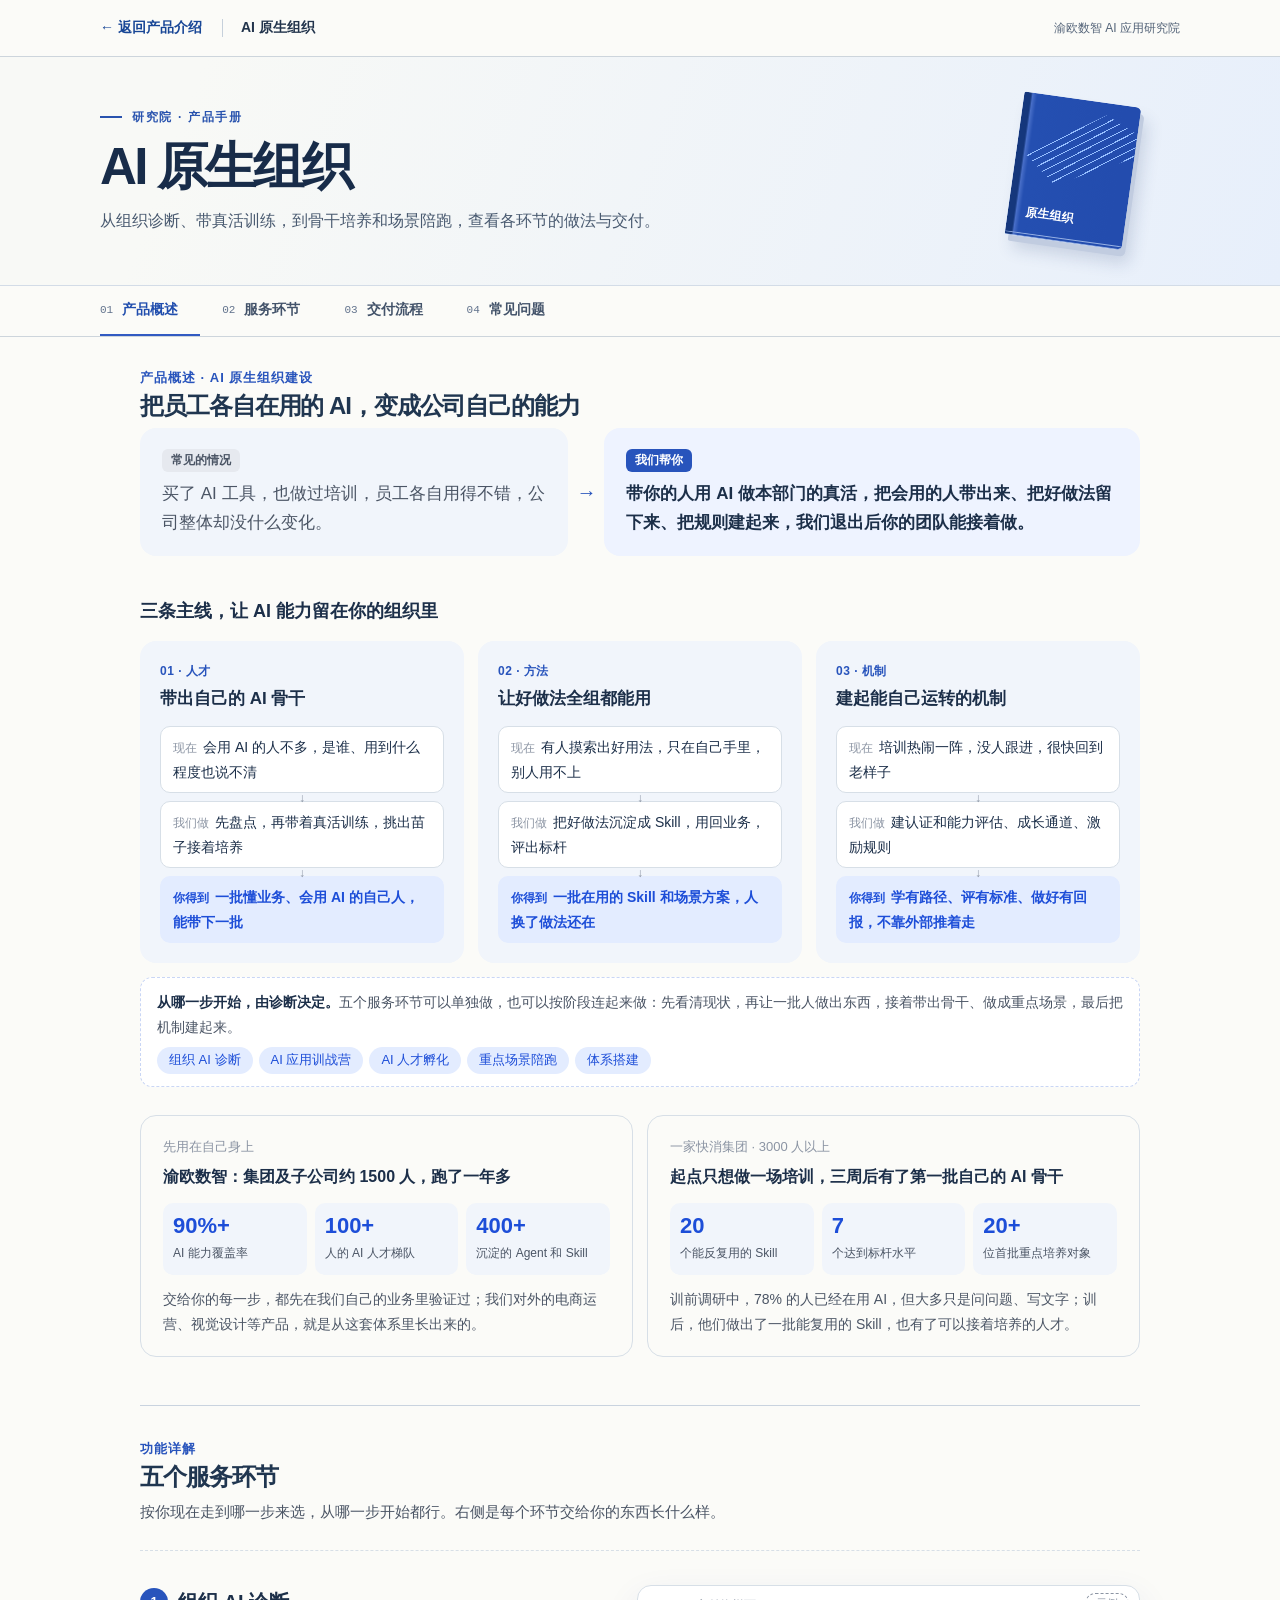
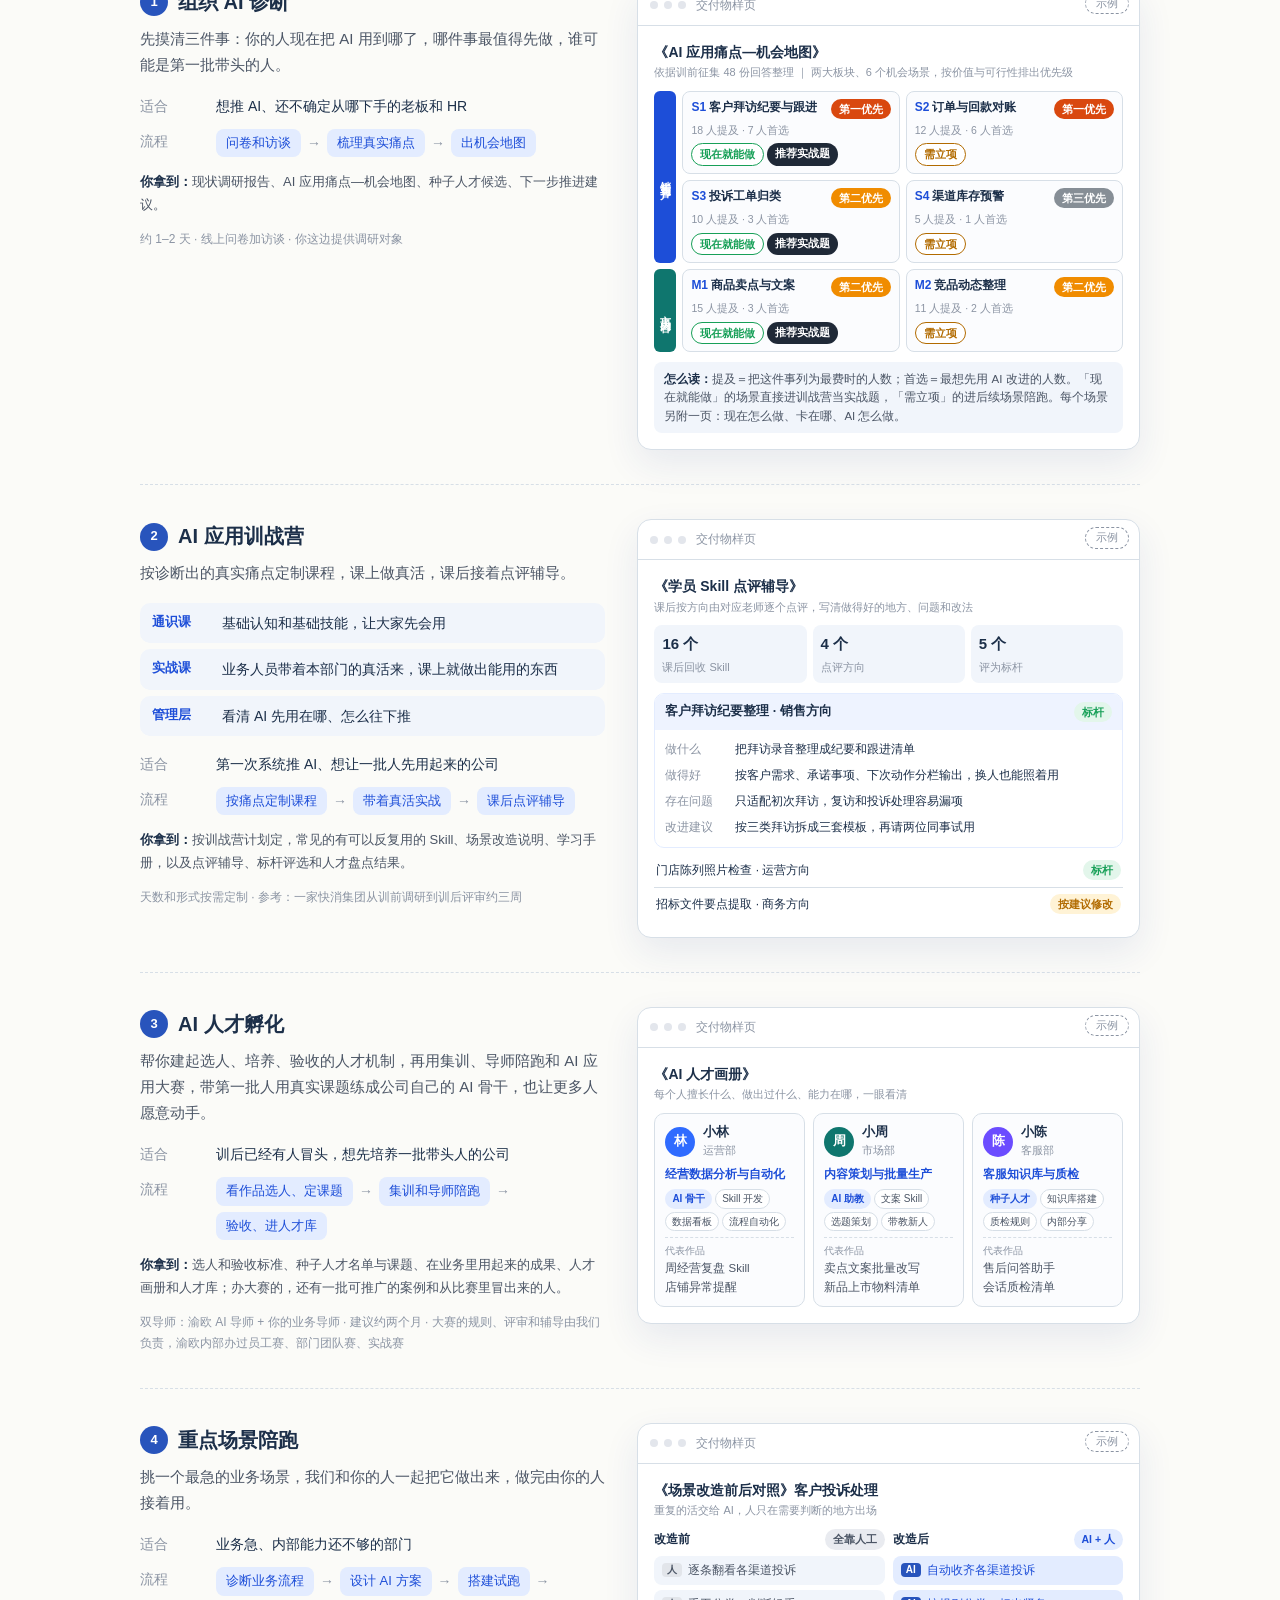
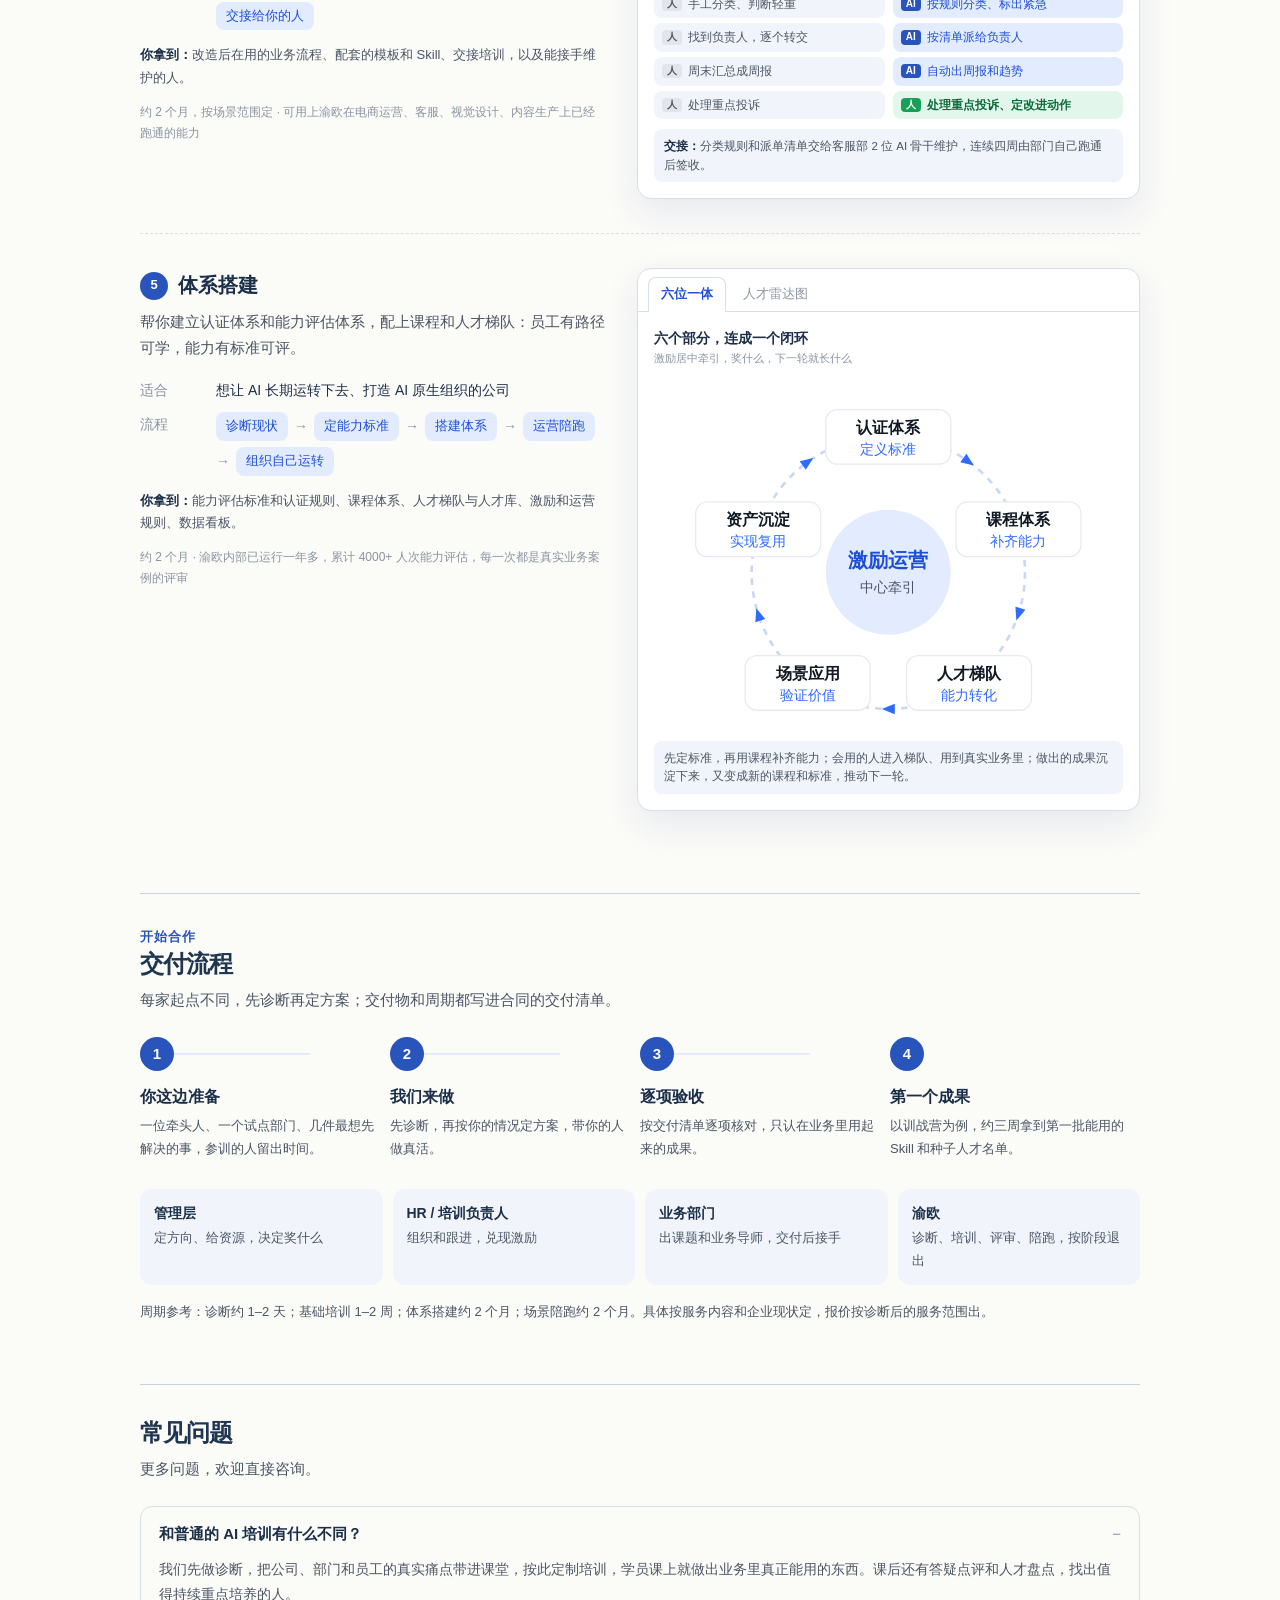
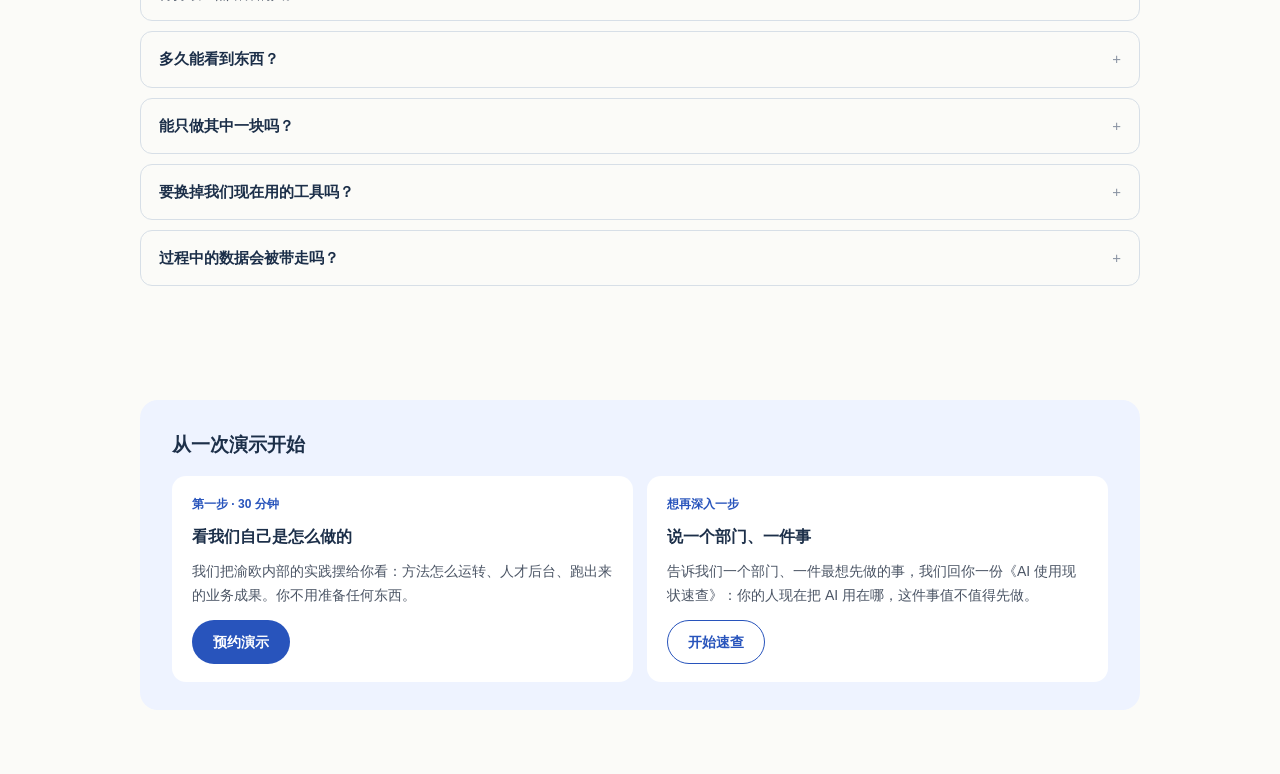
<file: manual-ai-org.html>
<!doctype html>
<html lang="zh-CN"><head>
<meta charset="utf-8">
<meta name="viewport" content="width=device-width, initial-scale=1">
<title>AI 原生组织建设 · 产品手册</title>
<style>
.ym{--ink:#121a26;--ink2:#4b5565;--ink3:#8b94a3;--line:#e7eaf0;--soft:#f5f7fb;--tint:#eef3ff;
--ac:#2f6bff;--ac2:#1d4ed8;--acs:#e3ecff;--red:#e5484d;--reds:#fde8e8;--grn:#18a058;--grns:#e3f6eb;--amb:#b26b00;--ambs:#fff3d6;--nt:#6b4cff;--nts:#f1edff;
font-family:-apple-system,BlinkMacSystemFont,"PingFang SC","Hiragino Sans GB","Microsoft YaHei",sans-serif;color:var(--ink);line-height:1.75;font-size:15px;background:#fff}
html,body{margin:0;overflow-x:hidden;background:#fff}
html{scroll-behavior:smooth;scroll-padding-top:76px}
.ym *{box-sizing:border-box}
.ym a{color:inherit;text-decoration:none}
.ym .todo{background:var(--ambs);color:var(--amb);border-radius:6px;padding:0 6px;font-weight:600;font-size:13px}

/* 顶栏 */
.ym .top{position:sticky;top:0;z-index:30;background:rgba(255,255,255,.92);backdrop-filter:blur(10px);border-bottom:1px solid var(--line)}
.ym .top-in{display:flex;align-items:center;justify-content:space-between;height:60px;padding:0 24px;gap:12px;max-width:1040px;margin:0 auto}
.ym .top-l{display:flex;align-items:center;gap:22px;font-size:14px;min-width:0}
.ym .top-l b{white-space:nowrap}
.ym .top-nav{display:flex;gap:18px;font-size:13px;color:var(--ink3)}
.ym .top-nav a:hover{color:var(--ac)}
.ym .btn{display:inline-flex;align-items:center;border-radius:999px;font-weight:600;font-size:13px;padding:7px 16px;white-space:nowrap;cursor:pointer;border:1px solid transparent}
.ym .btn.pri{background:var(--ac);color:#fff}
.ym .btn.line{border-color:var(--ac);color:var(--ac);background:#fff}

/* 布局 */
.ym .layout{max-width:1040px;margin:0 auto}
.ym main{padding:40px 48px 80px;min-width:0}
.ym .kicker{color:var(--ac);font-weight:700;font-size:13px;letter-spacing:1px}
.ym h1{font-size:34px;margin:6px 0 20px;line-height:1.3;text-wrap:balance}
.ym h2{font-size:24px;margin:0 0 6px}
.ym .h2sub{color:var(--ink2);margin:0 0 24px}
.ym .blk{padding:48px 0;border-top:1px solid var(--line)}
.ym .blk:first-of-type{border-top:none;padding-top:0}

/* 痛点 → 我们帮你 */
.ym .pv{display:grid;grid-template-columns:1fr 36px 1.25fr;align-items:stretch;margin:0 0 40px}
.ym .pv-card{border-radius:16px;padding:18px 22px}
.ym .pv-card .k{display:inline-block;font-size:12px;font-weight:700;border-radius:6px;padding:1px 9px;margin-bottom:8px}
.ym .pv-card p{margin:0;font-size:17px;line-height:1.7}
.ym .pv-card.pain{background:var(--soft)}
.ym .pv-card.pain .k{background:#e6e9ef;color:var(--ink2)}
.ym .pv-card.pain p{color:var(--ink2)}
.ym .pv-card.fix{background:var(--tint)}
.ym .pv-card.fix .k{background:var(--ac);color:#fff}
.ym .pv-card.fix p{font-weight:600}
.ym .pv-arrow{display:flex;align-items:center;justify-content:center;color:var(--ac);font-size:20px}

/* 三条主线 */
.ym .maph{font-size:18px;margin:0 0 14px}
.ym .map{display:grid;grid-template-columns:repeat(3,1fr);gap:14px}
.ym .lane{background:var(--soft);border-radius:16px;padding:20px}
.ym .lane small{display:block;color:var(--ac);font-weight:700;font-size:12px;letter-spacing:.5px}
.ym .lane h4{margin:2px 0 12px;font-size:17px}
.ym .lane .st{display:flex;flex-direction:column;gap:8px}
.ym .lane .st span{background:#fff;border:1px solid var(--line);border-radius:10px;padding:8px 12px;font-size:14px;position:relative}
.ym .lane .st span i{font-style:normal;color:var(--ink3);font-size:12px;margin-right:6px}
.ym .lane .st span:not(:last-child)::after{content:"↓";position:absolute;left:50%;bottom:-17px;transform:translateX(-50%);color:var(--ink3);font-size:12px;z-index:1}
.ym .lane .st span.out{background:var(--acs);border-color:transparent;color:var(--ac2);font-weight:600}
.ym .lane .st span.out i{color:var(--ac2)}
.ym .method{margin-top:14px;background:#fff;border:1px dashed #c9d6f5;border-radius:12px;padding:12px 16px;font-size:14px;color:var(--ink2)}
.ym .method b{color:var(--ink)}
.ym .mods{display:flex;flex-wrap:wrap;gap:6px;margin-top:8px}
.ym .mods a{font-size:13px;background:var(--acs);color:var(--ac2);border-radius:999px;padding:2px 12px}
.ym .mods a:hover{background:var(--ac);color:#fff}

/* 实践 */
.ym .proof{display:grid;grid-template-columns:1fr 1fr;gap:14px;margin-top:28px}
.ym .pcard{border:1px solid var(--line);border-radius:16px;padding:20px 22px}
.ym .pcard .who{font-size:13px;color:var(--ink3);margin:0 0 4px}
.ym .pcard h4{margin:0 0 12px;font-size:16px}
.ym .nums{display:grid;grid-template-columns:repeat(3,1fr);gap:8px;margin-bottom:12px}
.ym .nums div{background:var(--soft);border-radius:10px;padding:10px}
.ym .nums b{display:block;font-size:22px;color:var(--ac2);line-height:1.2}
.ym .nums small{font-size:12px;color:var(--ink2)}
.ym .pcard p{margin:0;font-size:14px;color:var(--ink2)}

/* 功能详解 */
.ym .feat{display:grid;grid-template-columns:1fr 1.08fr;gap:32px;align-items:start;padding:34px 0;border-top:1px dashed var(--line)}
.ym .feat:first-of-type{border-top:none}
.ym .feat>*{min-width:0}
.ym .feat h3{font-size:20px;margin:0 0 6px;display:flex;align-items:center;gap:10px}
.ym .feat h3 .no{width:28px;height:28px;border-radius:50%;background:var(--ac);color:#fff;font-size:13px;display:inline-flex;align-items:center;justify-content:center;flex:none}
.ym .feat .one{color:var(--ink2);margin:0 0 16px;font-size:15px}
.ym .kv{display:grid;grid-template-columns:64px 1fr;gap:10px 12px;font-size:14px;margin-bottom:14px}
.ym .kv .k{color:var(--ink3)}
.ym .flow{display:flex;flex-wrap:wrap;gap:6px;align-items:center}
.ym .flow span{background:var(--acs);color:var(--ac2);border-radius:8px;padding:3px 10px;font-size:13px}
.ym .flow em{font-style:normal;color:var(--ink3)}
.ym .fine{font-size:12px;color:var(--ink3)}
.ym .get{font-size:13px;color:var(--ink2);margin:0 0 12px}
.ym .get b{color:var(--ink)}
.ym .types{list-style:none;margin:0 0 16px;padding:0;display:flex;flex-direction:column;gap:6px}
.ym .types li{display:grid;grid-template-columns:62px 1fr;gap:8px;font-size:14px;background:var(--soft);border-radius:10px;padding:8px 12px}
.ym .types li b{color:var(--ac2);font-size:13px}

/* 样页 */
.ym .shot{position:relative;background:#fff;border:1px solid var(--line);border-radius:14px;box-shadow:0 14px 36px rgba(30,60,140,.09);overflow:hidden}
.ym .shot .cap{position:absolute;right:10px;top:7px;background:rgba(255,255,255,.96);border:1px dashed var(--ink3);color:var(--ink3);font-size:11px;border-radius:999px;padding:0 10px}
.ym .bar{display:flex;gap:6px;align-items:center;padding:9px 12px;border-bottom:1px solid var(--line);font-size:12px;color:var(--ink3)}
.ym .bar i{width:8px;height:8px;border-radius:50%;background:#e3e6ec}
.ym .body{padding:14px 16px 16px}
.ym .doc-h{margin-bottom:10px}
.ym .doc-h b{font-size:14px;display:block}
.ym .doc-h small{font-size:11px;color:var(--ink3);line-height:1.5;display:block}
.ym .row{display:flex;justify-content:space-between;align-items:center;gap:10px;font-size:12px;padding:6px 2px;border-bottom:1px solid var(--line)}
.ym .row:last-child{border:none}
.ym .pill{border-radius:999px;padding:1px 8px;font-size:10.5px;font-weight:600;white-space:nowrap}
.ym .pill.r{background:var(--reds);color:var(--red)}.ym .pill.g{background:var(--grns);color:var(--grn)}.ym .pill.a{background:var(--ambs);color:var(--amb)}.ym .pill.b{background:var(--acs);color:var(--ac2)}.ym .pill.n{background:#e9ebf0;color:var(--ink2)}.ym .pill.d{background:#1f2937;color:#fff}
.ym .pill.o{background:#fff;border:1px solid var(--grn);color:var(--grn)}.ym .pill.y{background:#fff;border:1px solid var(--amb);color:var(--amb)}
.ym .foot{margin-top:10px;background:var(--soft);border-radius:8px;padding:8px 10px;font-size:11.5px;color:var(--ink2);line-height:1.6}
.ym .foot b{color:var(--ink)}

/* 机会地图样页 */
.ym .omap{display:grid;grid-template-columns:22px 1fr 1fr;gap:6px}
.ym .omap .sec{border-radius:6px;color:#fff;font-size:11px;font-weight:700;writing-mode:vertical-rl;display:flex;align-items:center;justify-content:center;letter-spacing:2px}
.ym .omap .sec.s1{background:var(--ac2)}.ym .omap .sec.s2{background:#0f766e}
.ym .oc{border:1px solid var(--line);border-radius:8px;padding:7px 8px;background:#fbfcfe}
.ym .oc .h{display:flex;justify-content:space-between;align-items:flex-start;gap:4px}
.ym .oc .h b{font-size:12px;line-height:1.45}
.ym .oc .h b em{font-style:normal;color:var(--ac2);margin-right:3px}
.ym .oc .m{font-size:10.5px;color:var(--ink3);margin:2px 0 4px}
.ym .oc .t{display:flex;flex-wrap:wrap;gap:3px}
.ym .pri1{background:#d9480f;color:#fff}.ym .pri2{background:#f08c00;color:#fff}.ym .pri3{background:#868e96;color:#fff}

/* 点评辅导卡 */
.ym .sumline{display:grid;grid-template-columns:repeat(3,1fr);gap:6px;margin-bottom:10px}
.ym .sumline div{background:var(--soft);border-radius:8px;padding:6px 8px;font-size:11px;color:var(--ink3)}
.ym .sumline b{display:block;font-size:15px;color:var(--ink)}
.ym .ccard{border:1px solid var(--acs);border-radius:10px;overflow:hidden;font-size:12px}
.ym .ccard .ch{display:flex;justify-content:space-between;align-items:center;gap:8px;background:var(--tint);padding:7px 10px}
.ym .ccard .ch b{font-size:12.5px}
.ym .ccard dl{display:grid;grid-template-columns:62px 1fr;gap:5px 8px;margin:0;padding:9px 10px}
.ym .ccard dt{color:var(--ink3)}.ym .ccard dd{margin:0}

/* 人才画册样页 */
.ym .album{display:grid;grid-template-columns:repeat(3,1fr);gap:8px}
.ym .pc{border:1px solid var(--line);border-radius:10px;padding:10px;background:#fbfcfe;font-size:11.5px}
.ym .pc .av{display:flex;align-items:center;gap:8px;margin-bottom:6px}
.ym .pc .av i{width:30px;height:30px;border-radius:50%;flex:none;display:flex;align-items:center;justify-content:center;color:#fff;font-style:normal;font-weight:700;font-size:13px}
.ym .pc .av b{display:block;font-size:12.5px;line-height:1.3}
.ym .pc .av small{font-size:10.5px;color:var(--ink3)}
.ym .pc .dir{font-weight:600;color:var(--ac2);margin:0 0 6px;line-height:1.5}
.ym .pc .tg{display:flex;flex-wrap:wrap;gap:3px;margin-bottom:6px}
.ym .pc .tg span{font-size:10px;border:1px solid var(--line);background:#fff;border-radius:999px;padding:0 6px;color:var(--ink2)}
.ym .pc .tg span.lv{background:var(--acs);border-color:transparent;color:var(--ac2);font-weight:600}
.ym .pc .wk{border-top:1px dashed var(--line);padding-top:5px;color:var(--ink2);line-height:1.6}
.ym .pc .wk em{font-style:normal;color:var(--ink3);display:block;font-size:10px}

/* 改造前后 */
.ym .ba{display:grid;grid-template-columns:1fr 1fr;gap:8px}
.ym .ba h6{margin:0 0 6px;font-size:12px;display:flex;justify-content:space-between;align-items:center}
.ym .ba ol{list-style:none;margin:0;padding:0;display:flex;flex-direction:column;gap:5px}
.ym .ba li{display:flex;align-items:center;gap:6px;font-size:11.5px;border-radius:8px;padding:6px 8px;line-height:1.45}
.ym .ba li span{flex:none;font-size:10px;font-weight:700;border-radius:4px;padding:0 5px}
.ym .ba .before li{background:var(--soft);color:var(--ink2)}
.ym .ba .before li span{background:#e2e5ea;color:var(--ink2)}
.ym .ba .after li.ai{background:var(--acs);color:var(--ac2)}
.ym .ba .after li.ai span{background:var(--ac);color:#fff}
.ym .ba .after li.hu{background:var(--grns);color:#0b6b3a;font-weight:600}
.ym .ba .after li.hu span{background:var(--grn);color:#fff}

/* 可切换样页 */
.ym .tabs input{position:absolute;opacity:0;pointer-events:none}
.ym .tabbar{display:flex;gap:4px;padding:8px 10px 0;border-bottom:1px solid var(--line)}
.ym .tabbar label{font-size:12.5px;padding:6px 12px;border-radius:8px 8px 0 0;cursor:pointer;color:var(--ink3);border:1px solid transparent;border-bottom:none;margin-bottom:-1px}
.ym .pane{display:none}
.ym #t5a:checked~.tabbar label[for=t5a],.ym #t5b:checked~.tabbar label[for=t5b]{color:var(--ac2);font-weight:700;background:#fff;border-color:var(--line)}
.ym #t5a:checked~.panes .pa,.ym #t5b:checked~.panes .pb{display:block}
.ym .pane svg{display:block;width:100%;height:auto}
.ym .pane img{display:block;width:100%;height:auto}
.ym .pane .imgcap{padding:9px 14px;font-size:12px;color:var(--ink2);border-top:1px solid var(--line);background:#fbfcfe}

/* 交付流程 */
.ym .steps{display:grid;grid-template-columns:repeat(4,1fr);gap:0;position:relative}
.ym .step{padding:0 14px 0 0}
.ym .step .dot{width:34px;height:34px;border-radius:50%;background:var(--ac);color:#fff;display:flex;align-items:center;justify-content:center;font-weight:700;margin-bottom:12px;position:relative;z-index:1}
.ym .step:not(:last-child) .dot::after{content:"";position:absolute;left:34px;top:16px;height:2px;width:calc(100% * 4);max-width:220px;background:var(--acs);z-index:-1}
.ym .step h5{font-size:16px;margin:0 0 4px}
.ym .step p{font-size:13px;color:var(--ink2);margin:0}
.ym .roles{display:grid;grid-template-columns:repeat(4,1fr);gap:10px;margin-top:28px}
.ym .roles div{background:var(--soft);border-radius:12px;padding:12px 14px;font-size:13px;color:var(--ink2)}
.ym .roles b{display:block;color:var(--ink);font-size:14px;margin-bottom:2px}
.ym .cycle{margin-top:16px;font-size:13px;color:var(--ink2)}

/* FAQ */
.ym details.qa{border:1px solid var(--line);border-radius:12px;padding:14px 18px;margin-bottom:10px}
.ym details.qa summary{cursor:pointer;font-weight:600;list-style:none;display:flex;justify-content:space-between}
.ym details.qa summary::-webkit-details-marker{display:none}
.ym details.qa summary::after{content:"+";color:var(--ink3);font-weight:400}
.ym details.qa[open] summary::after{content:"−"}
.ym details.qa p{margin:10px 0 0;color:var(--ink2);font-size:14px}

/* 尾部 */
.ym .end{margin-top:56px;background:var(--tint);border-radius:18px;padding:28px 32px}
.ym .end>b{font-size:19px;display:block;margin-bottom:14px}
.ym .entries{display:grid;grid-template-columns:1fr 1fr;gap:14px}
.ym .entry{background:#fff;border-radius:14px;padding:18px 20px;display:flex;flex-direction:column;gap:8px}
.ym .entry small{color:var(--ac);font-weight:700;font-size:12px}
.ym .entry h5{margin:0;font-size:16px}
.ym .entry p{margin:0;color:var(--ink2);font-size:14px;flex:1}
.ym .entry .btn{align-self:flex-start;font-size:14px;padding:9px 20px;margin-top:4px}

/* 内部编写说明 */
.ym .review{margin-top:40px;border:1px dashed var(--amb);border-radius:12px;padding:12px 18px;background:#fffdf7;font-size:13px;color:var(--ink2)}
.ym .review summary{cursor:pointer;font-weight:600;color:var(--amb)}
.ym .review ul{margin:8px 0 0;padding-left:18px}
.ym .review li{margin:3px 0}

@media (max-width:900px){
  .ym main{padding:28px 16px 60px}
  .ym .top-in{padding:0 16px}
  .ym .top-nav{display:none}
  .ym .map,.ym .feat,.ym .proof,.ym .entries{grid-template-columns:1fr}
  .ym .pv{grid-template-columns:1fr}
  .ym .pv-arrow{transform:rotate(90deg);height:30px}
  .ym .pv-card p{font-size:16px}
  .ym .steps,.ym .roles{grid-template-columns:1fr 1fr;gap:24px 14px}
  .ym .step .dot::after{display:none}
  .ym h1{font-size:27px}
  .ym .end{padding:22px 16px}
}
@media (max-width:520px){
  .ym .nums b{font-size:19px}
  .ym .album{grid-template-columns:1fr 1fr}
  .ym .album .pc:nth-child(3){display:none}
}
@media print{
  .ym .top,.ym .review{display:none}
  .ym .feat,.ym .pcard,.ym .shot{break-inside:avoid}
  .ym .pane{display:block!important}
  .ym .tabbar{display:none}
}
</style>
<link rel="stylesheet" href="assets/manual.css"><script src="assets/manual.js" defer=""></script><link rel="stylesheet" href="assets/研究院.css"><link rel="stylesheet" href="assets/手册阅读.css"></head>
<body class="manual-document" data-manual="ai-org"><div class="reader-bar"><div><a class="reader-back" href="ai-org.html">← 返回产品介绍</a><strong>AI 原生组织</strong><span>渝欧数智 AI 应用研究院</span></div></div><div class="reader-cover"><div class="reader-inner"><div><span class="reader-label">研究院 · 产品手册</span><h1>AI 原生组织</h1><p>从组织诊断、带真活训练，到骨干培养和场景陪跑，查看各环节的做法与交付。</p></div><div class="reader-book" aria-hidden="true"><i></i><b>原生组织</b></div></div></div><nav class="reader-nav" aria-label="手册章节"><div><a href="#overview"><small>01</small>产品概述</a><a href="#features"><small>02</small>服务环节</a><a href="#deliver"><small>03</small>交付流程</a><a href="#faq"><small>04</small>常见问题</a></div></nav>
<div class="ym" id="ym">

<div class="layout">
<main>

<!-- 01 产品概述 -->
<div class="blk" id="overview">
  <div class="kicker">产品概述 · AI 原生组织建设</div>
  <h2>把员工各自在用的 AI，变成公司自己的能力</h2>

  <div class="pv">
    <div class="pv-card pain"><span class="k">常见的情况</span><p>买了 AI 工具，也做过培训，员工各自用得不错，公司整体却没什么变化。</p></div>
    <div class="pv-arrow">→</div>
    <div class="pv-card fix"><span class="k">我们帮你</span><p>带你的人用 AI 做本部门的真活，把会用的人带出来、把好做法留下来、把规则建起来，我们退出后你的团队能接着做。</p></div>
  </div>

  <h3 class="maph">三条主线，让 AI 能力留在你的组织里</h3>
  <div class="map">
    <div class="lane"><small>01 · 人才</small><h4>带出自己的 AI 骨干</h4><div class="st">
      <span><i>现在</i>会用 AI 的人不多，是谁、用到什么程度也说不清</span>
      <span><i>我们做</i>先盘点，再带着真活训练，挑出苗子接着培养</span>
      <span class="out"><i>你得到</i>一批懂业务、会用 AI 的自己人，能带下一批</span></div></div>
    <div class="lane"><small>02 · 方法</small><h4>让好做法全组都能用</h4><div class="st">
      <span><i>现在</i>有人摸索出好用法，只在自己手里，别人用不上</span>
      <span><i>我们做</i>把好做法沉淀成 Skill，用回业务，评出标杆</span>
      <span class="out"><i>你得到</i>一批在用的 Skill 和场景方案，人换了做法还在</span></div></div>
    <div class="lane"><small>03 · 机制</small><h4>建起能自己运转的机制</h4><div class="st">
      <span><i>现在</i>培训热闹一阵，没人跟进，很快回到老样子</span>
      <span><i>我们做</i>建认证和能力评估、成长通道、激励规则</span>
      <span class="out"><i>你得到</i>学有路径、评有标准、做好有回报，不靠外部推着走</span></div></div>
  </div>
  <div class="method"><b>从哪一步开始，由诊断决定。</b>五个服务环节可以单独做，也可以按阶段连起来做：先看清现状，再让一批人做出东西，接着带出骨干、做成重点场景，最后把机制建起来。
    <div class="mods"><a href="#f1">组织 AI 诊断</a><a href="#f2">AI 应用训战营</a><a href="#f3">AI 人才孵化</a><a href="#f4">重点场景陪跑</a><a href="#f5">体系搭建</a></div>
  </div>

  <div class="proof">
    <div class="pcard">
      <p class="who">先用在自己身上</p>
      <h4>渝欧数智：集团及子公司约 1500 人，跑了一年多</h4>
      <div class="nums"><div><b>90%+</b><small>AI 能力覆盖率</small></div><div><b>100+</b><small>人的 AI 人才梯队</small></div><div><b>400+</b><small>沉淀的 Agent 和 Skill</small></div></div>
      <p>交给你的每一步，都先在我们自己的业务里验证过；我们对外的电商运营、视觉设计等产品，就是从这套体系里长出来的。</p>
    </div>
    <div class="pcard">
      <p class="who">一家快消集团 · 3000 人以上</p>
      <h4>起点只想做一场培训，三周后有了第一批自己的 AI 骨干</h4>
      <div class="nums"><div><b>20</b><small>个能反复用的 Skill</small></div><div><b>7</b><small>个达到标杆水平</small></div><div><b>20+</b><small>位首批重点培养对象</small></div></div>
      <p>训前调研中，78% 的人已经在用 AI，但大多只是问问题、写文字；训后，他们做出了一批能复用的 Skill，也有了可以接着培养的人才。</p>
    </div>
  </div>
</div>

<!-- 02 功能详解（按交付环节） -->
<div class="blk" id="features">
  <div class="kicker">功能详解</div>
  <h2>五个服务环节</h2>
  <p class="h2sub">按你现在走到哪一步来选，从哪一步开始都行。右侧是每个环节交给你的东西长什么样。</p>

  <!-- 1 诊断 -->
  <div class="feat" id="f1">
    <div>
      <h3><span class="no">1</span>组织 AI 诊断</h3>
      <p class="one">先摸清三件事：你的人现在把 AI 用到哪了，哪件事最值得先做，谁可能是第一批带头的人。</p>
      <div class="kv">
        <span class="k">适合</span><span>想推 AI、还不确定从哪下手的老板和 HR</span>
        <span class="k">流程</span><div class="flow"><span>问卷和访谈</span><em>→</em><span>梳理真实痛点</span><em>→</em><span>出机会地图</span></div>
      </div>
      <p class="get"><b>你拿到：</b>现状调研报告、AI 应用痛点—机会地图、种子人才候选、下一步推进建议。</p>
      <div class="fine">约 1–2 天 · 线上问卷加访谈 · 你这边提供调研对象</div>
    </div>
    <div class="shot"><div class="bar"><i></i><i></i><i></i>&nbsp;交付物样页</div><div class="body">
      <div class="doc-h"><b>《AI 应用痛点—机会地图》</b><small>依据训前征集 48 份回答整理 ｜ 两大板块、6 个机会场景，按价值与可行性排出优先级</small></div>
      <div class="omap">
        <div class="sec s1" style="grid-row:span 2">销售与客户</div>
        <div class="oc"><div class="h"><b><em>S1</em>客户拜访纪要与跟进</b><span class="pill pri1">第一优先</span></div><div class="m">18 人提及 · 7 人首选</div><div class="t"><span class="pill o">现在就能做</span><span class="pill d">推荐实战题</span></div></div>
        <div class="oc"><div class="h"><b><em>S2</em>订单与回款对账</b><span class="pill pri1">第一优先</span></div><div class="m">12 人提及 · 6 人首选</div><div class="t"><span class="pill y">需立项</span></div></div>
        <div class="oc"><div class="h"><b><em>S3</em>投诉工单归类</b><span class="pill pri2">第二优先</span></div><div class="m">10 人提及 · 3 人首选</div><div class="t"><span class="pill o">现在就能做</span><span class="pill d">推荐实战题</span></div></div>
        <div class="oc"><div class="h"><b><em>S4</em>渠道库存预警</b><span class="pill pri3">第三优先</span></div><div class="m">5 人提及 · 1 人首选</div><div class="t"><span class="pill y">需立项</span></div></div>
        <div class="sec s2" style="grid-row:span 1">市场内容</div>
        <div class="oc"><div class="h"><b><em>M1</em>商品卖点与文案</b><span class="pill pri2">第二优先</span></div><div class="m">15 人提及 · 3 人首选</div><div class="t"><span class="pill o">现在就能做</span><span class="pill d">推荐实战题</span></div></div>
        <div class="oc"><div class="h"><b><em>M2</em>竞品动态整理</b><span class="pill pri2">第二优先</span></div><div class="m">11 人提及 · 2 人首选</div><div class="t"><span class="pill y">需立项</span></div></div>
      </div>
      <div class="foot"><b>怎么读：</b>提及＝把这件事列为最费时的人数；首选＝最想先用 AI 改进的人数。「现在就能做」的场景直接进训战营当实战题，「需立项」的进后续场景陪跑。每个场景另附一页：现在怎么做、卡在哪、AI 怎么做。</div>
    </div><span class="cap">示例</span></div>
  </div>

  <!-- 2 训战营 -->
  <div class="feat" id="f2">
    <div>
      <h3><span class="no">2</span>AI 应用训战营</h3>
      <p class="one">按诊断出的真实痛点定制课程，课上做真活，课后接着点评辅导。</p>
      <ul class="types">
        <li><b>通识课</b><span>基础认知和基础技能，让大家先会用</span></li>
        <li><b>实战课</b><span>业务人员带着本部门的真活来，课上就做出能用的东西</span></li>
        <li><b>管理层</b><span>看清 AI 先用在哪、怎么往下推</span></li>
      </ul>
      <div class="kv">
        <span class="k">适合</span><span>第一次系统推 AI、想让一批人先用起来的公司</span>
        <span class="k">流程</span><div class="flow"><span>按痛点定制课程</span><em>→</em><span>带着真活实战</span><em>→</em><span>课后点评辅导</span></div>
      </div>
      <p class="get"><b>你拿到：</b>按训战营计划定，常见的有可以反复用的 Skill、场景改造说明、学习手册，以及点评辅导、标杆评选和人才盘点结果。</p>
      <div class="fine">天数和形式按需定制 · 参考：一家快消集团从训前调研到训后评审约三周</div>
    </div>
    <div class="shot"><div class="bar"><i></i><i></i><i></i>&nbsp;交付物样页</div><div class="body">
      <div class="doc-h"><b>《学员 Skill 点评辅导》</b><small>课后按方向由对应老师逐个点评，写清做得好的地方、问题和改法</small></div>
      <div class="sumline"><div><b>16 个</b>课后回收 Skill</div><div><b>4 个</b>点评方向</div><div><b>5 个</b>评为标杆</div></div>
      <div class="ccard"><div class="ch"><b>客户拜访纪要整理 · 销售方向</b><span class="pill g">标杆</span></div><dl>
        <dt>做什么</dt><dd>把拜访录音整理成纪要和跟进清单</dd>
        <dt>做得好</dt><dd>按客户需求、承诺事项、下次动作分栏输出，换人也能照着用</dd>
        <dt>存在问题</dt><dd>只适配初次拜访，复访和投诉处理容易漏项</dd>
        <dt>改进建议</dt><dd>按三类拜访拆成三套模板，再请两位同事试用</dd></dl></div>
      <div class="row" style="margin-top:6px"><span>门店陈列照片检查 · 运营方向</span><span class="pill g">标杆</span></div>
      <div class="row"><span>招标文件要点提取 · 商务方向</span><span class="pill a">按建议修改</span></div>
    </div><span class="cap">示例</span></div>
  </div>

  <!-- 3 人才孵化 -->
  <div class="feat" id="f3">
    <div>
      <h3><span class="no">3</span>AI 人才孵化</h3>
      <p class="one">帮你建起选人、培养、验收的人才机制，再用集训、导师陪跑和 AI 应用大赛，带第一批人用真实课题练成公司自己的 AI 骨干，也让更多人愿意动手。</p>
      <div class="kv">
        <span class="k">适合</span><span>训后已经有人冒头，想先培养一批带头人的公司</span>
        <span class="k">流程</span><div class="flow"><span>看作品选人、定课题</span><em>→</em><span>集训和导师陪跑</span><em>→</em><span>验收、进人才库</span></div>
      </div>
      <p class="get"><b>你拿到：</b>选人和验收标准、种子人才名单与课题、在业务里用起来的成果、人才画册和人才库；办大赛的，还有一批可推广的案例和从比赛里冒出来的人。</p>
      <div class="fine">双导师：渝欧 AI 导师 + 你的业务导师 · 建议约两个月 · 大赛的规则、评审和辅导由我们负责，渝欧内部办过员工赛、部门团队赛、实战赛</div>
    </div>
    <div class="shot"><div class="bar"><i></i><i></i><i></i>&nbsp;交付物样页</div><div class="body">
      <div class="doc-h"><b>《AI 人才画册》</b><small>每个人擅长什么、做出过什么、能力在哪，一眼看清</small></div>
      <div class="album">
        <div class="pc"><div class="av"><i style="background:#2f6bff">林</i><div><b>小林</b><small>运营部</small></div></div>
          <p class="dir">经营数据分析与自动化</p>
          <div class="tg"><span class="lv">AI 骨干</span><span>Skill 开发</span><span>数据看板</span><span>流程自动化</span></div>
          <div class="wk"><em>代表作品</em>周经营复盘 Skill<br>店铺异常提醒</div></div>
        <div class="pc"><div class="av"><i style="background:#0f766e">周</i><div><b>小周</b><small>市场部</small></div></div>
          <p class="dir">内容策划与批量生产</p>
          <div class="tg"><span class="lv">AI 助教</span><span>文案 Skill</span><span>选题策划</span><span>带教新人</span></div>
          <div class="wk"><em>代表作品</em>卖点文案批量改写<br>新品上市物料清单</div></div>
        <div class="pc"><div class="av"><i style="background:#6b4cff">陈</i><div><b>小陈</b><small>客服部</small></div></div>
          <p class="dir">客服知识库与质检</p>
          <div class="tg"><span class="lv">种子人才</span><span>知识库搭建</span><span>质检规则</span><span>内部分享</span></div>
          <div class="wk"><em>代表作品</em>售后问答助手<br>会话质检清单</div></div>
      </div>
    </div><span class="cap">示例</span></div>
  </div>

  <!-- 4 重点场景陪跑 -->
  <div class="feat" id="f4">
    <div>
      <h3><span class="no">4</span>重点场景陪跑</h3>
      <p class="one">挑一个最急的业务场景，我们和你的人一起把它做出来，做完由你的人接着用。</p>
      <div class="kv">
        <span class="k">适合</span><span>业务急、内部能力还不够的部门</span>
        <span class="k">流程</span><div class="flow"><span>诊断业务流程</span><em>→</em><span>设计 AI 方案</span><em>→</em><span>搭建试跑</span><em>→</em><span>交接给你的人</span></div>
      </div>
      <p class="get"><b>你拿到：</b>改造后在用的业务流程、配套的模板和 Skill、交接培训，以及能接手维护的人。</p>
      <div class="fine">约 2 个月，按场景范围定 · 可用上渝欧在电商运营、客服、视觉设计、内容生产上已经跑通的能力</div>
    </div>
    <div class="shot"><div class="bar"><i></i><i></i><i></i>&nbsp;交付物样页</div><div class="body">
      <div class="doc-h"><b>《场景改造前后对照》客户投诉处理</b><small>重复的活交给 AI，人只在需要判断的地方出场</small></div>
      <div class="ba">
        <div class="before"><h6>改造前 <span class="pill n">全靠人工</span></h6><ol>
          <li><span>人</span>逐条翻看各渠道投诉</li>
          <li><span>人</span>手工分类、判断轻重</li>
          <li><span>人</span>找到负责人，逐个转交</li>
          <li><span>人</span>周末汇总成周报</li>
          <li><span>人</span>处理重点投诉</li></ol></div>
        <div class="after"><h6>改造后 <span class="pill b">AI + 人</span></h6><ol>
          <li class="ai"><span>AI</span>自动收齐各渠道投诉</li>
          <li class="ai"><span>AI</span>按规则分类、标出紧急</li>
          <li class="ai"><span>AI</span>按清单派给负责人</li>
          <li class="ai"><span>AI</span>自动出周报和趋势</li>
          <li class="hu"><span>人</span>处理重点投诉、定改进动作</li></ol></div>
      </div>
      <div class="foot"><b>交接：</b>分类规则和派单清单交给客服部 2 位 AI 骨干维护，连续四周由部门自己跑通后签收。</div>
    </div><span class="cap">示例</span></div>
  </div>

  <!-- 5 体系搭建 -->
  <div class="feat" id="f5">
    <div>
      <h3><span class="no">5</span>体系搭建</h3>
      <p class="one">帮你建立认证体系和能力评估体系，配上课程和人才梯队：员工有路径可学，能力有标准可评。</p>
      <div class="kv">
        <span class="k">适合</span><span>想让 AI 长期运转下去、打造 AI 原生组织的公司</span>
        <span class="k">流程</span><div class="flow"><span>诊断现状</span><em>→</em><span>定能力标准</span><em>→</em><span>搭建体系</span><em>→</em><span>运营陪跑</span><em>→</em><span>组织自己运转</span></div>
      </div>
      <p class="get"><b>你拿到：</b>能力评估标准和认证规则、课程体系、人才梯队与人才库、激励和运营规则、数据看板。</p>
      <div class="fine">约 2 个月 · 渝欧内部已运行一年多，累计 4000+ 人次能力评估，每一次都是真实业务案例的评审</div>
    </div>
    <div class="shot tabs">
      <input type="radio" name="t5" id="t5a" checked=""><input type="radio" name="t5" id="t5b">
      <div class="tabbar"><label for="t5a">六位一体</label><label for="t5b">人才雷达图</label></div>
      <div class="panes">
        <div class="pane pa"><div class="body">
          <div class="doc-h"><b>六个部分，连成一个闭环</b><small>激励居中牵引，奖什么，下一轮就长什么</small></div>
          <svg viewBox="0 0 360 272" role="img" aria-label="六位一体闭环：认证体系、课程体系、人才梯队、场景应用、资产沉淀依次循环，激励运营居中牵引">
            <circle cx="180" cy="150" r="105" fill="none" stroke="#c9d6f5" stroke-width="2" stroke-dasharray="5 5"></circle>
            <g fill="#2f6bff">
              <path d="M-5,-4 L5,0 L-5,4 Z" transform="translate(241.7,65.1) rotate(36)"></path>
              <path d="M-5,-4 L5,0 L-5,4 Z" transform="translate(279.9,182.4) rotate(108)"></path>
              <path d="M-5,-4 L5,0 L-5,4 Z" transform="translate(180,255) rotate(180)"></path>
              <path d="M-5,-4 L5,0 L-5,4 Z" transform="translate(80.1,182.4) rotate(252)"></path>
              <path d="M-5,-4 L5,0 L-5,4 Z" transform="translate(118.3,65.1) rotate(324)"></path>
            </g>
            <circle cx="180" cy="150" r="48" fill="#e3ecff"></circle>
            <text x="180" y="146" text-anchor="middle" font-size="15" font-weight="700" fill="#1d4ed8">激励运营</text>
            <text x="180" y="165" text-anchor="middle" font-size="11" fill="#4b5565">中心牵引</text>
            <g font-size="12.5" font-weight="700" fill="#121a26" text-anchor="middle">
              <rect x="132" y="25" width="96" height="42" rx="9" fill="#fff" stroke="#e7eaf0"></rect>
              <text x="180" y="43">认证体系</text>
              <rect x="232" y="96" width="96" height="42" rx="9" fill="#fff" stroke="#e7eaf0"></rect>
              <text x="280" y="114">课程体系</text>
              <rect x="194" y="214" width="96" height="42" rx="9" fill="#fff" stroke="#e7eaf0"></rect>
              <text x="242" y="232">人才梯队</text>
              <rect x="70" y="214" width="96" height="42" rx="9" fill="#fff" stroke="#e7eaf0"></rect>
              <text x="118" y="232">场景应用</text>
              <rect x="32" y="96" width="96" height="42" rx="9" fill="#fff" stroke="#e7eaf0"></rect>
              <text x="80" y="114">资产沉淀</text>
            </g>
            <g font-size="10.5" fill="#2f6bff" text-anchor="middle">
              <text x="180" y="59">定义标准</text>
              <text x="280" y="130">补齐能力</text>
              <text x="242" y="248">能力转化</text>
              <text x="118" y="248">验证价值</text>
              <text x="80" y="130">实现复用</text>
            </g>
          </svg>
          <div class="foot">先定标准，再用课程补齐能力；会用的人进入梯队、用到真实业务里；做出的成果沉淀下来，又变成新的课程和标准，推动下一轮。</div>
        </div></div>
        <div class="pane pb">
          <img src="[data-uri]" alt="渝欧人才后台里的个人 AI 能力雷达图，四个维度：AI 技能、AI 实战值、AI 影响力、AI 生态贡献">
          <div class="imgcap">渝欧人才后台：评估结果进个人档案，每个人的 AI 能力是一张雷达图，谁强在哪一眼看清。</div>
        </div>
      </div>
    </div>
  </div>

</div>

<!-- 03 交付流程 -->
<div class="blk" id="deliver">
  <div class="kicker">开始合作</div>
  <h2>交付流程</h2>
  <p class="h2sub">每家起点不同，先诊断再定方案；交付物和周期都写进合同的交付清单。</p>
  <div class="steps">
    <div class="step"><div class="dot">1</div><h5>你这边准备</h5><p>一位牵头人、一个试点部门、几件最想先解决的事，参训的人留出时间。</p></div>
    <div class="step"><div class="dot">2</div><h5>我们来做</h5><p>先诊断，再按你的情况定方案，带你的人做真活。</p></div>
    <div class="step"><div class="dot">3</div><h5>逐项验收</h5><p>按交付清单逐项核对，只认在业务里用起来的成果。</p></div>
    <div class="step"><div class="dot">4</div><h5>第一个成果</h5><p>以训战营为例，约三周拿到第一批能用的 Skill 和种子人才名单。</p></div>
  </div>
  <div class="roles">
    <div><b>管理层</b>定方向、给资源，决定奖什么</div>
    <div><b>HR / 培训负责人</b>组织和跟进，兑现激励</div>
    <div><b>业务部门</b>出课题和业务导师，交付后接手</div>
    <div><b>渝欧</b>诊断、培训、评审、陪跑，按阶段退出</div>
  </div>
  <p class="cycle fine">周期参考：诊断约 1–2 天；基础培训 1–2 周；体系搭建约 2 个月；场景陪跑约 2 个月。具体按服务内容和企业现状定，报价按诊断后的服务范围出。</p>
</div>

<!-- 04 常见问题 -->
<div class="blk" id="faq">
  <h2>常见问题</h2>
  <p class="h2sub">更多问题，欢迎直接咨询。</p>
  <details class="qa" open=""><summary>和普通的 AI 培训有什么不同？</summary><p>我们先做诊断，把公司、部门和员工的真实痛点带进课堂，按此定制培训，学员课上就做出业务里真正能用的东西。课后还有答疑点评和人才盘点，找出值得持续重点培养的人。</p></details>
  <details class="qa"><summary>多久能看到东西？</summary><p>一家快消集团的首期训战营，约三周拿到 20 个能反复用的 Skill。你的情况要诊断后才知道。</p></details>
  <details class="qa"><summary>能只做其中一块吗？</summary><p>可以。从哪一步开始由诊断决定，只做培训、只做体系搭建都行。</p></details>
  <details class="qa"><summary>要换掉我们现在用的工具吗？</summary><p>不用换。我们内部用飞书搭，也能按你们现有的 AI 工具和协作平台来搭，开始前请你们 IT 一起参与，按你们的规范把好数据安全和接口这些关。</p></details>
  <details class="qa"><summary>过程中的数据会被带走吗？</summary><p>不会。过程中产生的成果和数据都留在你们公司内部。</p></details>
</div>

<div class="end" id="start">
  <b>从一次演示开始</b>
  <div class="entries">
    <div class="entry"><small>第一步 · 30 分钟</small><h5>看我们自己是怎么做的</h5><p>我们把渝欧内部的实践摆给你看：方法怎么运转、人才后台、跑出来的业务成果。你不用准备任何东西。</p><a class="btn pri" href="#start">预约演示</a></div>
    <div class="entry"><small>想再深入一步</small><h5>说一个部门、一件事</h5><p>告诉我们一个部门、一件最想先做的事，我们回你一份《AI 使用现状速查》：你的人现在把 AI 用在哪，这件事值不值得先做。</p><a class="btn line" href="https://yuoukuajing.feishu.cn/share/base/form/shrcnPs583nkLIRVx0hoTEcwBQe" target="_blank" rel="noopener">开始速查</a></div>
  </div>
</div>



</main>
</div>
</div>


</body></html>
</file>
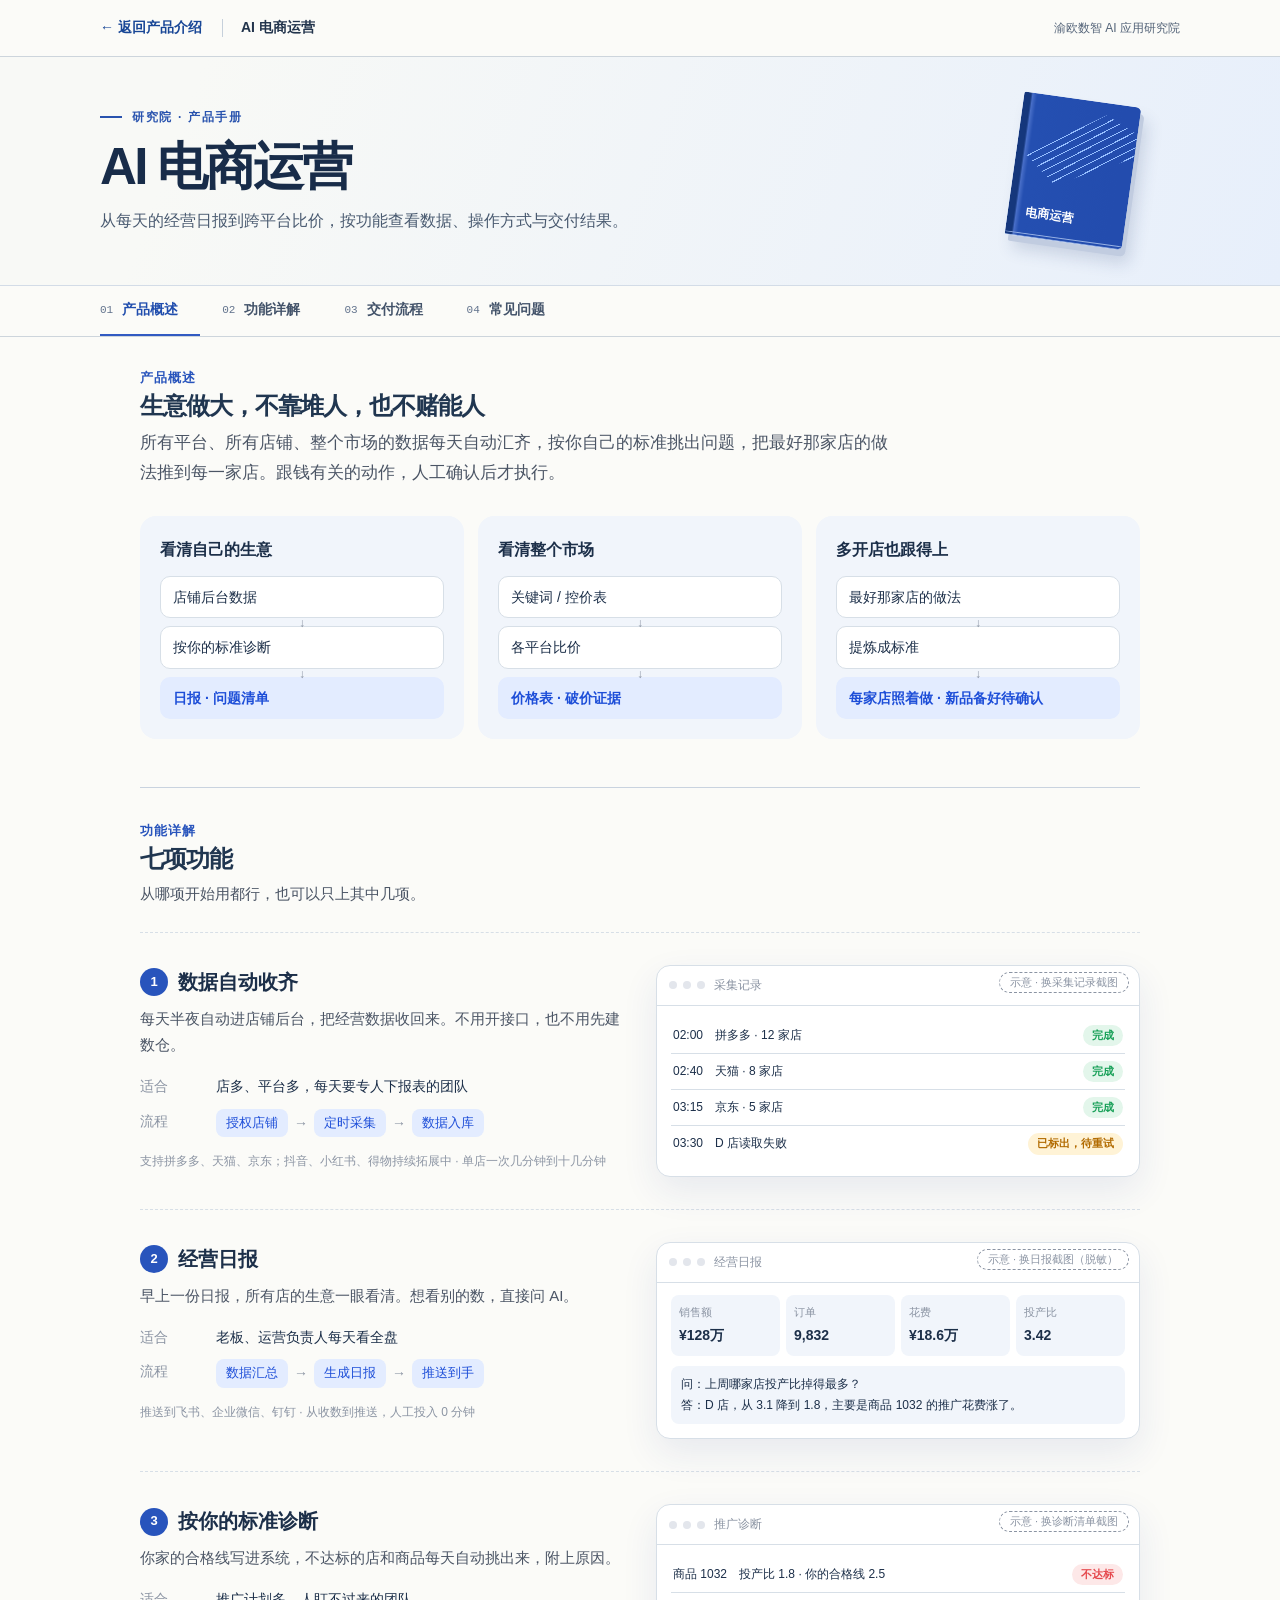
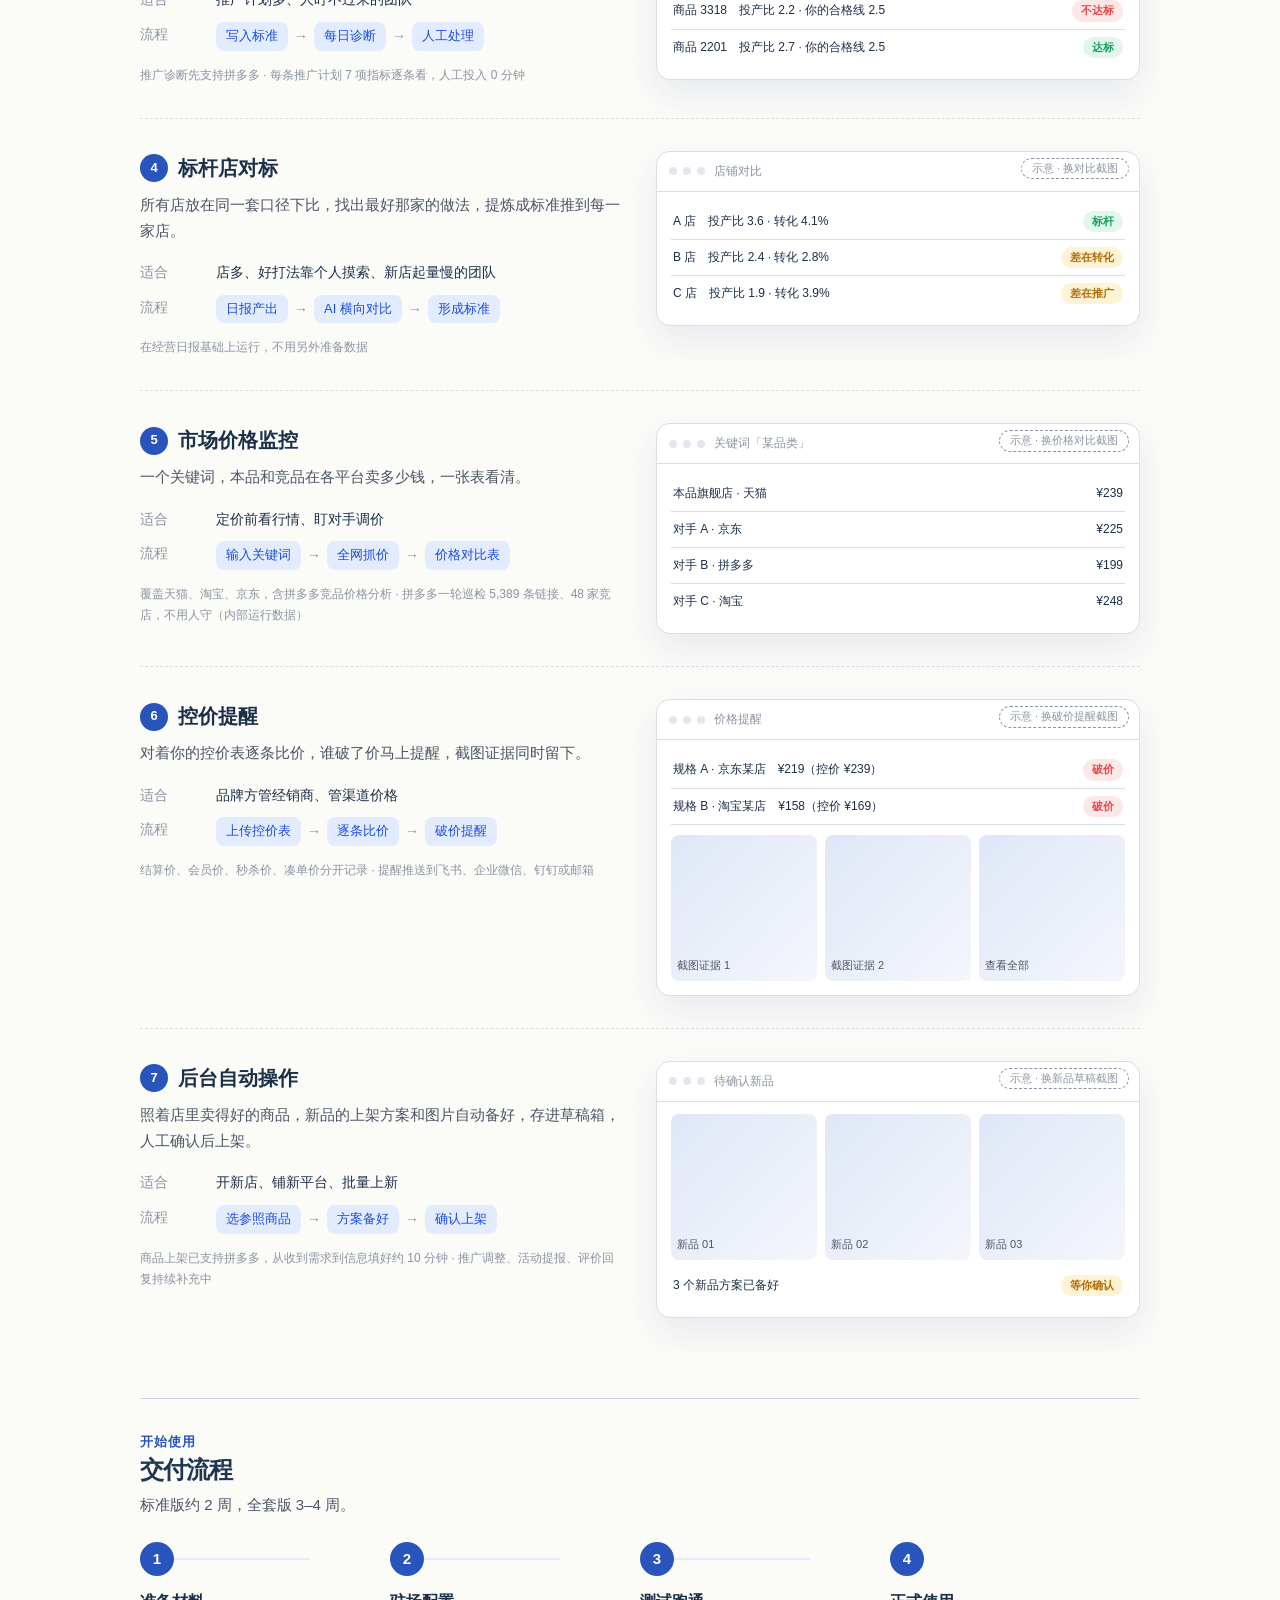
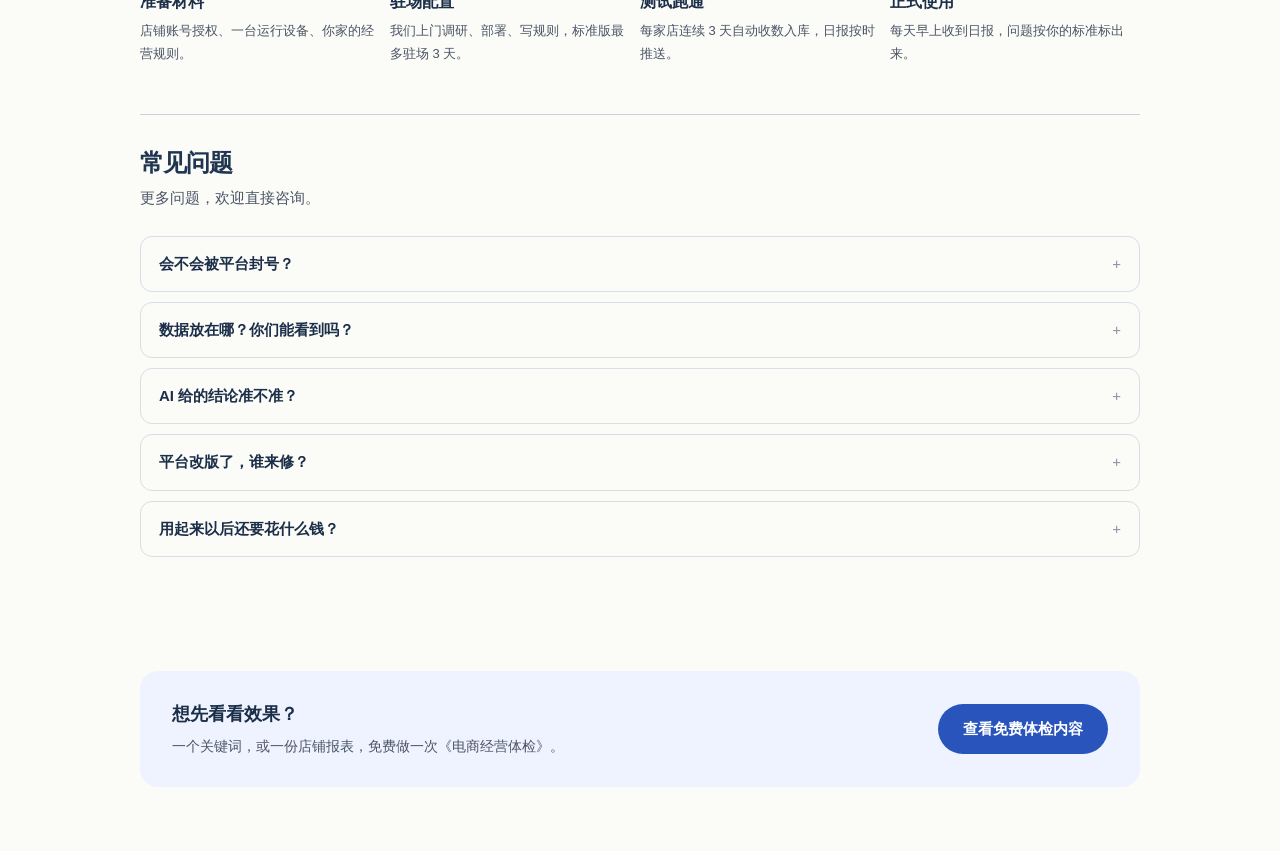
<file: manual-ecommerce.html>
<!doctype html>
<html lang="zh-CN"><head>
<meta charset="utf-8">
<meta name="viewport" content="width=device-width, initial-scale=1">
<title>AI 电商运营 · 产品手册</title>
<style>
.ym{--ink:#121a26;--ink2:#4b5565;--ink3:#8b94a3;--line:#e7eaf0;--soft:#f5f7fb;--tint:#eef3ff;
--ac:#2f6bff;--ac2:#1d4ed8;--acs:#e3ecff;--red:#e5484d;--reds:#fde8e8;--grn:#18a058;--grns:#e3f6eb;--amb:#b26b00;--ambs:#fff3d6;--nt:#6b4cff;--nts:#f1edff;
font-family:-apple-system,BlinkMacSystemFont,"PingFang SC","Hiragino Sans GB","Microsoft YaHei",sans-serif;color:var(--ink);line-height:1.75;font-size:15px;background:#fff}
html,body{margin:0;overflow-x:hidden;background:#fff}
html{scroll-behavior:smooth;scroll-padding-top:76px}
.ym *{box-sizing:border-box}
.ym a{color:inherit;text-decoration:none}
.ym .todo{background:var(--ambs);color:var(--amb);border-radius:6px;padding:0 6px;font-weight:600;font-size:13px}

/* 顶栏：返回 + 标题 + 轻量转化按钮 */
.ym .top{position:sticky;top:0;z-index:30;background:rgba(255,255,255,.92);backdrop-filter:blur(10px);border-bottom:1px solid var(--line)}
.ym .top-in{display:flex;align-items:center;justify-content:space-between;height:60px;padding:0 24px;gap:12px}
.ym .top-l{display:flex;align-items:center;gap:14px;font-size:14px;min-width:0}
.ym .back{color:var(--ink3)}
.ym .top-l b{white-space:nowrap;overflow:hidden;text-overflow:ellipsis}
.ym .top-r{display:flex;gap:10px;align-items:center}
.ym .btn{display:inline-flex;align-items:center;border-radius:999px;font-weight:600;font-size:13px;padding:7px 16px;white-space:nowrap;cursor:pointer;border:1px solid transparent}
.ym .btn.pri{background:var(--ac);color:#fff}
.ym .btn.ghost{border-color:var(--nt);color:var(--nt);background:#fff}
.ym .btn.ghost.on{background:var(--nt);color:#fff}

/* 布局：左目录 + 正文 */
.ym .layout{max-width:1040px;margin:0 auto}
.ym main{padding:40px 48px 80px;min-width:0}


.ym .kicker{color:var(--ac);font-weight:700;font-size:13px;letter-spacing:1px}
.ym h1{font-size:34px;margin:6px 0 10px;line-height:1.3}
.ym .lead{font-size:17px;color:var(--ink2);margin:0 0 28px;max-width:760px}
.ym h2{font-size:24px;margin:0 0 6px}
.ym .h2sub{color:var(--ink2);margin:0 0 24px}
.ym .blk{padding:48px 0;border-top:1px solid var(--line)}
.ym .blk:first-of-type{border-top:none;padding-top:0}

/* 概述：三条线的流程图 */
.ym .map{display:grid;grid-template-columns:repeat(3,1fr);gap:14px}
.ym .lane{background:var(--soft);border-radius:16px;padding:20px}
.ym .lane h4{margin:0 0 12px;font-size:16px}
.ym .lane .st{display:flex;flex-direction:column;gap:8px}
.ym .lane .st span{background:#fff;border:1px solid var(--line);border-radius:10px;padding:8px 12px;font-size:14px;position:relative}
.ym .lane .st span:not(:last-child)::after{content:"↓";position:absolute;left:50%;bottom:-17px;transform:translateX(-50%);color:var(--ink3);font-size:12px;z-index:1}
.ym .lane .st span.out{background:var(--acs);border-color:transparent;color:var(--ac2);font-weight:600}

/* 功能详解 */
.ym .feat{display:grid;grid-template-columns:1fr 1fr;gap:32px;align-items:start;padding:32px 0;border-top:1px dashed var(--line)}
.ym .feat:first-of-type{border-top:none}
.ym .feat>*{min-width:0}
.ym .feat h3{font-size:20px;margin:0 0 6px;display:flex;align-items:center;gap:10px}
.ym .feat h3 .no{width:28px;height:28px;border-radius:50%;background:var(--ac);color:#fff;font-size:13px;display:inline-flex;align-items:center;justify-content:center;flex:none}
.ym .feat .one{color:var(--ink2);margin:0 0 16px;font-size:15px}
.ym .kv{display:grid;grid-template-columns:64px 1fr;gap:10px 12px;font-size:14px;margin-bottom:14px}
.ym .kv .k{color:var(--ink3)}
.ym .flow{display:flex;flex-wrap:wrap;gap:6px;align-items:center}
.ym .flow span{background:var(--acs);color:var(--ac2);border-radius:8px;padding:3px 10px;font-size:13px}
.ym .flow em{font-style:normal;color:var(--ink3)}
.ym .fine{font-size:12px;color:var(--ink3)}

/* 截图位 */
.ym .shot{position:relative;background:#fff;border:1px solid var(--line);border-radius:14px;box-shadow:0 14px 36px rgba(30,60,140,.09);overflow:hidden}
.ym .shot .cap{position:absolute;right:10px;top:6px;background:rgba(255,255,255,.95);border:1px dashed var(--ink3);color:var(--ink3);font-size:11px;border-radius:999px;padding:0 10px}
.ym .bar{display:flex;gap:6px;align-items:center;padding:9px 12px;border-bottom:1px solid var(--line);font-size:12px;color:var(--ink3)}
.ym .bar i{width:8px;height:8px;border-radius:50%;background:#e3e6ec}
.ym .body{padding:12px 14px 14px}
.ym .row{display:flex;justify-content:space-between;align-items:center;gap:10px;font-size:12px;padding:7px 2px;border-bottom:1px solid var(--line)}
.ym .row:last-child{border:none}
.ym .pill{border-radius:999px;padding:1px 9px;font-size:11px;font-weight:600;white-space:nowrap}
.ym .pill.r{background:var(--reds);color:var(--red)}.ym .pill.g{background:var(--grns);color:var(--grn)}.ym .pill.a{background:var(--ambs);color:var(--amb)}
.ym .kpis{display:grid;grid-template-columns:repeat(4,1fr);gap:6px}
.ym .kpi{background:var(--soft);border-radius:8px;padding:8px}
.ym .kpi small{display:block;font-size:11px;color:var(--ink3)}.ym .kpi b{font-size:14px}
.ym .ask{background:var(--soft);border-radius:8px;padding:8px 10px;font-size:12px;margin-top:10px}
.ym .thumbs{display:grid;grid-template-columns:repeat(3,1fr);gap:8px}
.ym .thumb{aspect-ratio:1;border-radius:8px;background:linear-gradient(135deg,#dfe7f7,#f4f6fb);display:flex;align-items:flex-end;padding:6px;font-size:11px;color:var(--ink2)}

/* 交付流程 */
.ym .steps{display:grid;grid-template-columns:repeat(4,1fr);gap:0;position:relative}
.ym .step{padding:0 14px 0 0}
.ym .step .dot{width:34px;height:34px;border-radius:50%;background:var(--ac);color:#fff;display:flex;align-items:center;justify-content:center;font-weight:700;margin-bottom:12px;position:relative;z-index:1}
.ym .step:not(:last-child) .dot::after{content:"";position:absolute;left:34px;top:16px;height:2px;width:calc(100% * 4);max-width:220px;background:var(--acs);z-index:-1}
.ym .step h5{font-size:16px;margin:0 0 4px}
.ym .step p{font-size:13px;color:var(--ink2);margin:0}

/* FAQ */
.ym details{border:1px solid var(--line);border-radius:12px;padding:14px 18px;margin-bottom:10px}
.ym summary{cursor:pointer;font-weight:600;list-style:none;display:flex;justify-content:space-between}
.ym summary::-webkit-details-marker{display:none}
.ym summary::after{content:"+";color:var(--ink3);font-weight:400}
.ym details[open] summary::after{content:"−"}
.ym details p{margin:10px 0 0;color:var(--ink2);font-size:14px}

/* 尾部 */
.ym .end{margin-top:56px;background:var(--tint);border-radius:18px;padding:28px 32px;display:flex;justify-content:space-between;align-items:center;gap:20px;flex-wrap:wrap}
.ym .end b{font-size:18px}.ym .end p{margin:4px 0 0;color:var(--ink2);font-size:14px}
.ym .end .btn{font-size:15px;padding:11px 24px}

@media (max-width:900px){
  .ym main{padding:28px 18px 60px}
 .ym .map,.ym .feat{grid-template-columns:1fr}
 .ym .steps{grid-template-columns:1fr 1fr;gap:24px}
 .ym .step .dot::after{display:none}
 .ym .top-r .ghost{display:none}
 .ym h1{font-size:27px}
}
</style>
<link rel="stylesheet" href="assets/manual.css"><script src="assets/manual.js" defer=""></script><link rel="stylesheet" href="assets/研究院.css"><link rel="stylesheet" href="assets/手册阅读.css"></head>
<body class="manual-document" data-manual="ecommerce"><div class="reader-bar"><div><a class="reader-back" href="ecommerce.html">← 返回产品介绍</a><strong>AI 电商运营</strong><span>渝欧数智 AI 应用研究院</span></div></div><div class="reader-cover"><div class="reader-inner"><div><span class="reader-label">研究院 · 产品手册</span><h1>AI 电商运营</h1><p>从每天的经营日报到跨平台比价，按功能查看数据、操作方式与交付结果。</p></div><div class="reader-book" aria-hidden="true"><i></i><b>电商运营</b></div></div></div><nav class="reader-nav" aria-label="手册章节"><div><a href="#overview"><small>01</small>产品概述</a><a href="#features"><small>02</small>功能详解</a><a href="#deliver"><small>03</small>交付流程</a><a href="#faq"><small>04</small>常见问题</a></div></nav>
<div class="ym" id="ym">

<div class="layout">

<main>

<!-- 概述 -->
<div class="blk" id="overview">
  <div class="kicker">产品概述</div>
  <h2>生意做大，不靠堆人，也不赌能人</h2>
  <p class="lead">所有平台、所有店铺、整个市场的数据每天自动汇齐，按你自己的标准挑出问题，把最好那家店的做法推到每一家店。跟钱有关的动作，人工确认后才执行。</p>
  <div class="map">
    <div class="lane"><h4>看清自己的生意</h4><div class="st"><span>店铺后台数据</span><span>按你的标准诊断</span><span class="out">日报 · 问题清单</span></div></div>
    <div class="lane"><h4>看清整个市场</h4><div class="st"><span>关键词 / 控价表</span><span>各平台比价</span><span class="out">价格表 · 破价证据</span></div></div>
    <div class="lane"><h4>多开店也跟得上</h4><div class="st"><span>最好那家店的做法</span><span>提炼成标准</span><span class="out">每家店照着做 · 新品备好待确认</span></div></div>
  </div>
</div>

<!-- 功能详解 -->
<div class="blk" id="features">
  <div class="kicker">功能详解</div>
  <h2>七项功能</h2>
  <p class="h2sub">从哪项开始用都行，也可以只上其中几项。</p>

  <div class="feat" id="f1">
    <div>
      <h3><span class="no">1</span>数据自动收齐</h3>
      <p class="one">每天半夜自动进店铺后台，把经营数据收回来。不用开接口，也不用先建数仓。</p>
      <div class="kv">
        <span class="k">适合</span><span>店多、平台多，每天要专人下报表的团队</span>
        <span class="k">流程</span><div class="flow"><span>授权店铺</span><em>→</em><span>定时采集</span><em>→</em><span>数据入库</span></div>
      </div>
      <div class="fine">支持拼多多、天猫、京东；抖音、小红书、得物持续拓展中 · 单店一次几分钟到十几分钟</div>
    </div>
    <div class="shot"><div class="bar"><i></i><i></i><i></i>&nbsp;采集记录</div><div class="body">
      <div class="row"><span>02:00　拼多多 · 12 家店</span><span class="pill g">完成</span></div>
      <div class="row"><span>02:40　天猫 · 8 家店</span><span class="pill g">完成</span></div>
      <div class="row"><span>03:15　京东 · 5 家店</span><span class="pill g">完成</span></div>
      <div class="row"><span>03:30　D 店读取失败</span><span class="pill a">已标出，待重试</span></div>
    </div><span class="cap">示意 · 换采集记录截图</span></div>
  </div>

  <div class="feat" id="f2">
    <div>
      <h3><span class="no">2</span>经营日报</h3>
      <p class="one">早上一份日报，所有店的生意一眼看清。想看别的数，直接问 AI。</p>
      <div class="kv">
        <span class="k">适合</span><span>老板、运营负责人每天看全盘</span>
        <span class="k">流程</span><div class="flow"><span>数据汇总</span><em>→</em><span>生成日报</span><em>→</em><span>推送到手</span></div>
      </div>
      <div class="fine">推送到飞书、企业微信、钉钉 · 从收数到推送，人工投入 0 分钟</div>
    </div>
    <div class="shot"><div class="bar"><i></i><i></i><i></i>&nbsp;经营日报</div><div class="body">
      <div class="kpis">
        <div class="kpi"><small>销售额</small><b>¥128万</b></div><div class="kpi"><small>订单</small><b>9,832</b></div>
        <div class="kpi"><small>花费</small><b>¥18.6万</b></div><div class="kpi"><small>投产比</small><b>3.42</b></div>
      </div>
      <div class="ask">问：上周哪家店投产比掉得最多？<br>答：D 店，从 3.1 降到 1.8，主要是商品 1032 的推广花费涨了。</div>
    </div><span class="cap">示意 · 换日报截图（脱敏）</span></div>
  </div>

  <div class="feat" id="f3">
    <div>
      <h3><span class="no">3</span>按你的标准诊断</h3>
      <p class="one">你家的合格线写进系统，不达标的店和商品每天自动挑出来，附上原因。</p>
      <div class="kv">
        <span class="k">适合</span><span>推广计划多、人盯不过来的团队</span>
        <span class="k">流程</span><div class="flow"><span>写入标准</span><em>→</em><span>每日诊断</span><em>→</em><span>人工处理</span></div>
      </div>
      <div class="fine">推广诊断先支持拼多多 · 每条推广计划 7 项指标逐条看，人工投入 0 分钟</div>
    </div>
    <div class="shot"><div class="bar"><i></i><i></i><i></i>&nbsp;推广诊断</div><div class="body">
      <div class="row"><span>商品 1032　投产比 1.8 · 你的合格线 2.5</span><span class="pill r">不达标</span></div>
      <div class="row"><span>商品 3318　投产比 2.2 · 你的合格线 2.5</span><span class="pill r">不达标</span></div>
      <div class="row"><span>商品 2201　投产比 2.7 · 你的合格线 2.5</span><span class="pill g">达标</span></div>
    </div><span class="cap">示意 · 换诊断清单截图</span></div>
  </div>

  <div class="feat" id="f4b">
    <div>
      <h3><span class="no">4</span>标杆店对标</h3>
      <p class="one">所有店放在同一套口径下比，找出最好那家的做法，提炼成标准推到每一家店。</p>
      <div class="kv">
        <span class="k">适合</span><span>店多、好打法靠个人摸索、新店起量慢的团队</span>
        <span class="k">流程</span><div class="flow"><span>日报产出</span><em>→</em><span>AI 横向对比</span><em>→</em><span>形成标准</span></div>
      </div>
      <div class="fine">在经营日报基础上运行，不用另外准备数据</div>
    </div>
    <div class="shot"><div class="bar"><i></i><i></i><i></i>&nbsp;店铺对比</div><div class="body">
      <div class="row"><span>A 店　投产比 3.6 · 转化 4.1%</span><span class="pill g">标杆</span></div>
      <div class="row"><span>B 店　投产比 2.4 · 转化 2.8%</span><span class="pill a">差在转化</span></div>
      <div class="row"><span>C 店　投产比 1.9 · 转化 3.9%</span><span class="pill a">差在推广</span></div>
    </div><span class="cap">示意 · 换对比截图</span></div>
  </div>

  <div class="feat" id="f4">
    <div>
      <h3><span class="no">5</span>市场价格监控</h3>
      <p class="one">一个关键词，本品和竞品在各平台卖多少钱，一张表看清。</p>
      <div class="kv">
        <span class="k">适合</span><span>定价前看行情、盯对手调价</span>
        <span class="k">流程</span><div class="flow"><span>输入关键词</span><em>→</em><span>全网抓价</span><em>→</em><span>价格对比表</span></div>
      </div>
      <div class="fine">覆盖天猫、淘宝、京东，含拼多多竞品价格分析 · 拼多多一轮巡检 5,389 条链接、48 家竞店，不用人守（内部运行数据）</div>
    </div>
    <div class="shot"><div class="bar"><i></i><i></i><i></i>&nbsp;关键词「某品类」</div><div class="body">
      <div class="row"><span>本品旗舰店 · 天猫</span><span>¥239</span></div>
      <div class="row"><span>对手 A · 京东</span><span>¥225</span></div>
      <div class="row"><span>对手 B · 拼多多</span><span>¥199</span></div>
      <div class="row"><span>对手 C · 淘宝</span><span>¥248</span></div>
    </div><span class="cap">示意 · 换价格对比截图</span></div>
  </div>

  <div class="feat" id="f5">
    <div>
      <h3><span class="no">6</span>控价提醒</h3>
      <p class="one">对着你的控价表逐条比价，谁破了价马上提醒，截图证据同时留下。</p>
      <div class="kv">
        <span class="k">适合</span><span>品牌方管经销商、管渠道价格</span>
        <span class="k">流程</span><div class="flow"><span>上传控价表</span><em>→</em><span>逐条比价</span><em>→</em><span>破价提醒</span></div>
      </div>
      <div class="fine">结算价、会员价、秒杀价、凑单价分开记录 · 提醒推送到飞书、企业微信、钉钉或邮箱</div>
    </div>
    <div class="shot"><div class="bar"><i></i><i></i><i></i>&nbsp;价格提醒</div><div class="body">
      <div class="row"><span>规格 A · 京东某店　¥219（控价 ¥239）</span><span class="pill r">破价</span></div>
      <div class="row"><span>规格 B · 淘宝某店　¥158（控价 ¥169）</span><span class="pill r">破价</span></div>
      <div class="thumbs" style="margin-top:10px"><div class="thumb">截图证据 1</div><div class="thumb">截图证据 2</div><div class="thumb">查看全部</div></div>
    </div><span class="cap">示意 · 换破价提醒截图</span></div>
  </div>

  <div class="feat" id="f6">
    <div>
      <h3><span class="no">7</span>后台自动操作</h3>
      <p class="one">照着店里卖得好的商品，新品的上架方案和图片自动备好，存进草稿箱，人工确认后上架。</p>
      <div class="kv">
        <span class="k">适合</span><span>开新店、铺新平台、批量上新</span>
        <span class="k">流程</span><div class="flow"><span>选参照商品</span><em>→</em><span>方案备好</span><em>→</em><span>确认上架</span></div>
      </div>
      <div class="fine">商品上架已支持拼多多，从收到需求到信息填好约 10 分钟 · 推广调整、活动提报、评价回复持续补充中</div>
    </div>
    <div class="shot"><div class="bar"><i></i><i></i><i></i>&nbsp;待确认新品</div><div class="body">
      <div class="thumbs"><div class="thumb">新品 01</div><div class="thumb">新品 02</div><div class="thumb">新品 03</div></div>
      <div class="row" style="margin-top:8px"><span>3 个新品方案已备好</span><span class="pill a">等你确认</span></div>
    </div><span class="cap">示意 · 换新品草稿截图</span></div>
  </div>
</div>

<!-- 交付流程 -->
<div class="blk" id="deliver">
  <div class="kicker">开始使用</div>
  <h2>交付流程</h2>
  <p class="h2sub">标准版约 2 周，全套版 3–4 周。</p>
  <div class="steps">
    <div class="step"><div class="dot">1</div><h5>准备材料</h5><p>店铺账号授权、一台运行设备、你家的经营规则。</p></div>
    <div class="step"><div class="dot">2</div><h5>驻场配置</h5><p>我们上门调研、部署、写规则，标准版最多驻场 3 天。</p></div>
    <div class="step"><div class="dot">3</div><h5>测试跑通</h5><p>每家店连续 3 天自动收数入库，日报按时推送。</p></div>
    <div class="step"><div class="dot">4</div><h5>正式使用</h5><p>每天早上收到日报，问题按你的标准标出来。</p></div>
  </div>
</div>

<!-- 常见问题 -->
<div class="blk" id="faq">
  <h2>常见问题</h2>
  <p class="h2sub">更多问题，欢迎直接咨询。</p>
  <details><summary>会不会被平台封号？</summary><p>不走破解接口，在你自己的电脑上用你自己的账号，像运营一样打开后台。集团内部多个品牌、多个平台的店铺每天都在跑，遇到验证码就停下交给人处理。</p></details>
  <details><summary>数据放在哪？你们能看到吗？</summary><p>部署在你自己的设备和账号上，数据进你公司自己的数据库。交付后我们不保留访问权限。</p></details>
  <details><summary>AI 给的结论准不准？</summary><p>数字按规则算，很稳；诊断建议按你写进去的标准来，越用越贴合。改价、调推广这类动钱的动作留一道人工确认，这是风控设计。</p></details>
  <details><summary>平台改版了，谁来修？</summary><p>维护期内我们负责，工作日当天响应，一般一两天恢复。首年维护含在部署费里。</p></details>
  <details><summary>用起来以后还要花什么钱？</summary><p>主要是你那边 AI 工具的订阅或积分，每天消耗很少。第二年起有年维护费。</p></details>
</div>

<div class="end">
  <div><b>想先看看效果？</b><p>一个关键词，或一份店铺报表，免费做一次《电商经营体检》。</p></div>
  <a class="btn pri" href="ecommerce.html#start">查看免费体检内容</a>
</div>

</main>
</div>
</div>


</body></html>
</file>
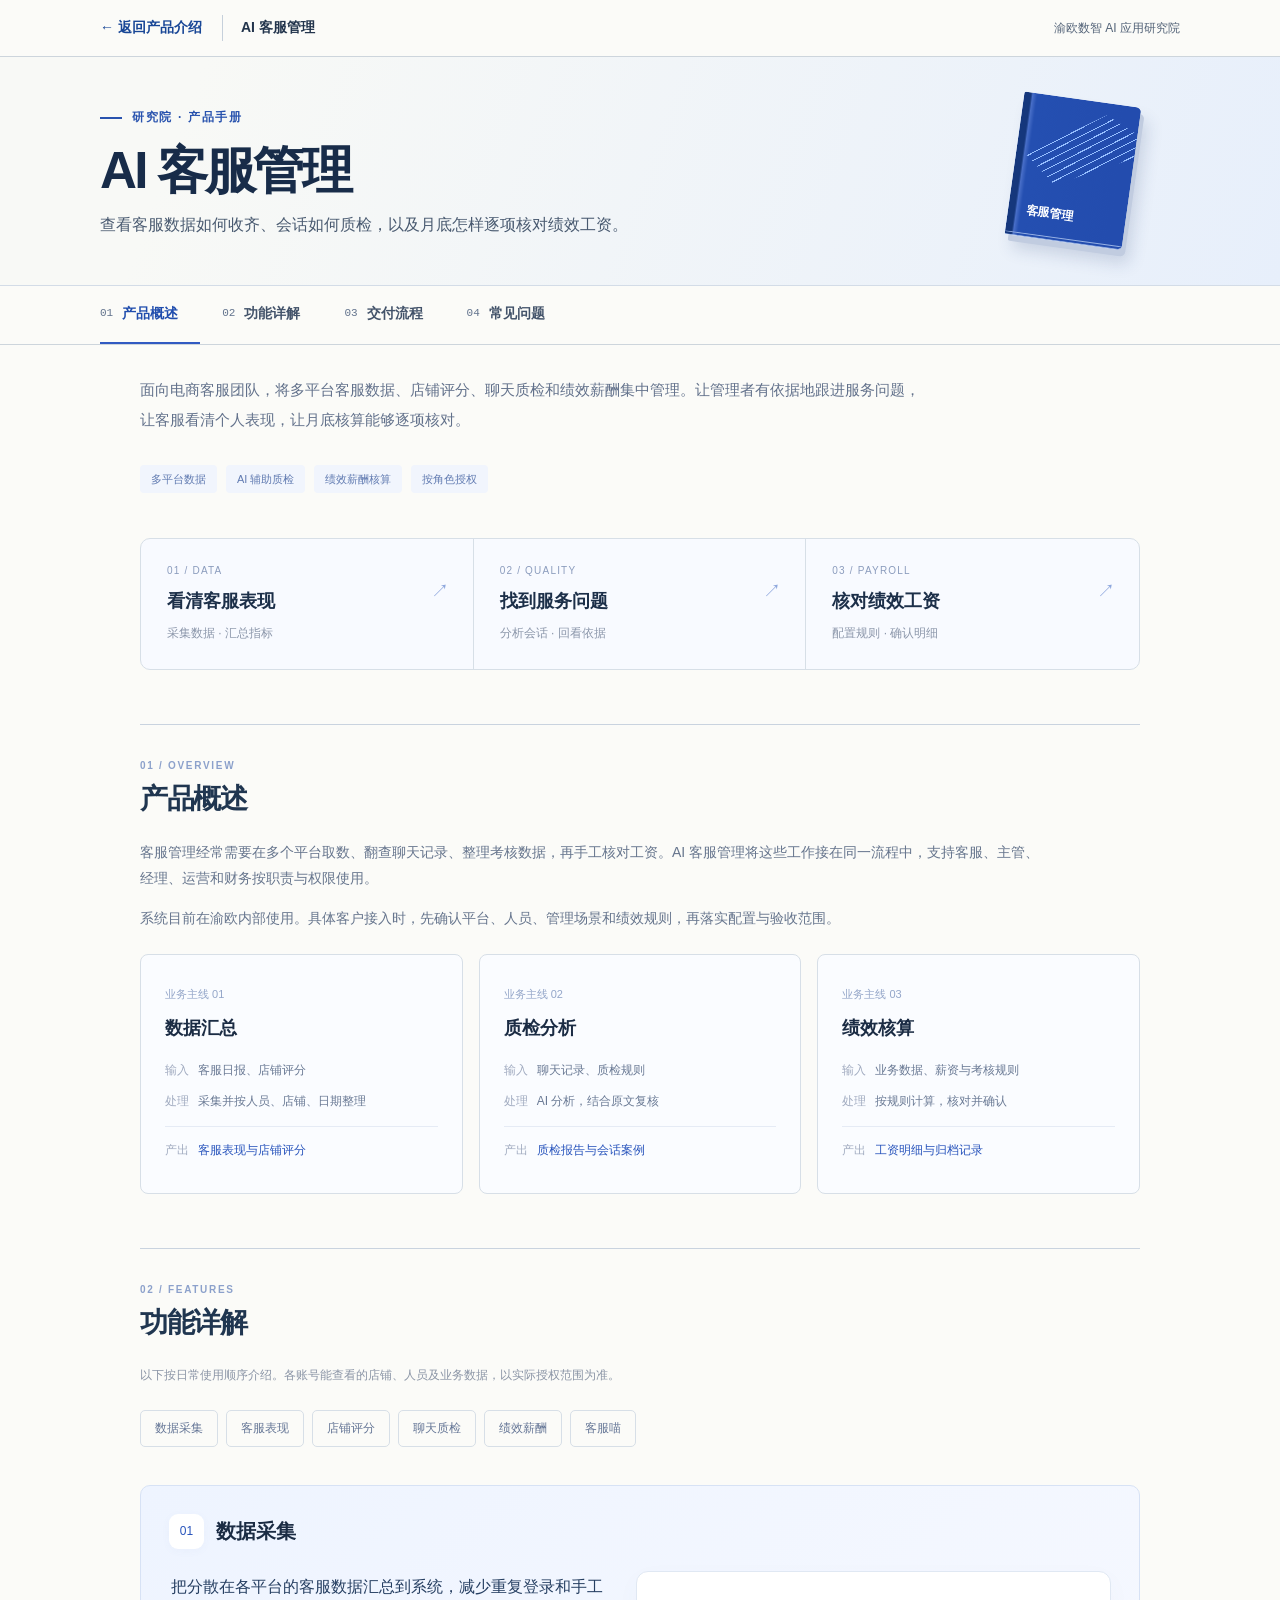
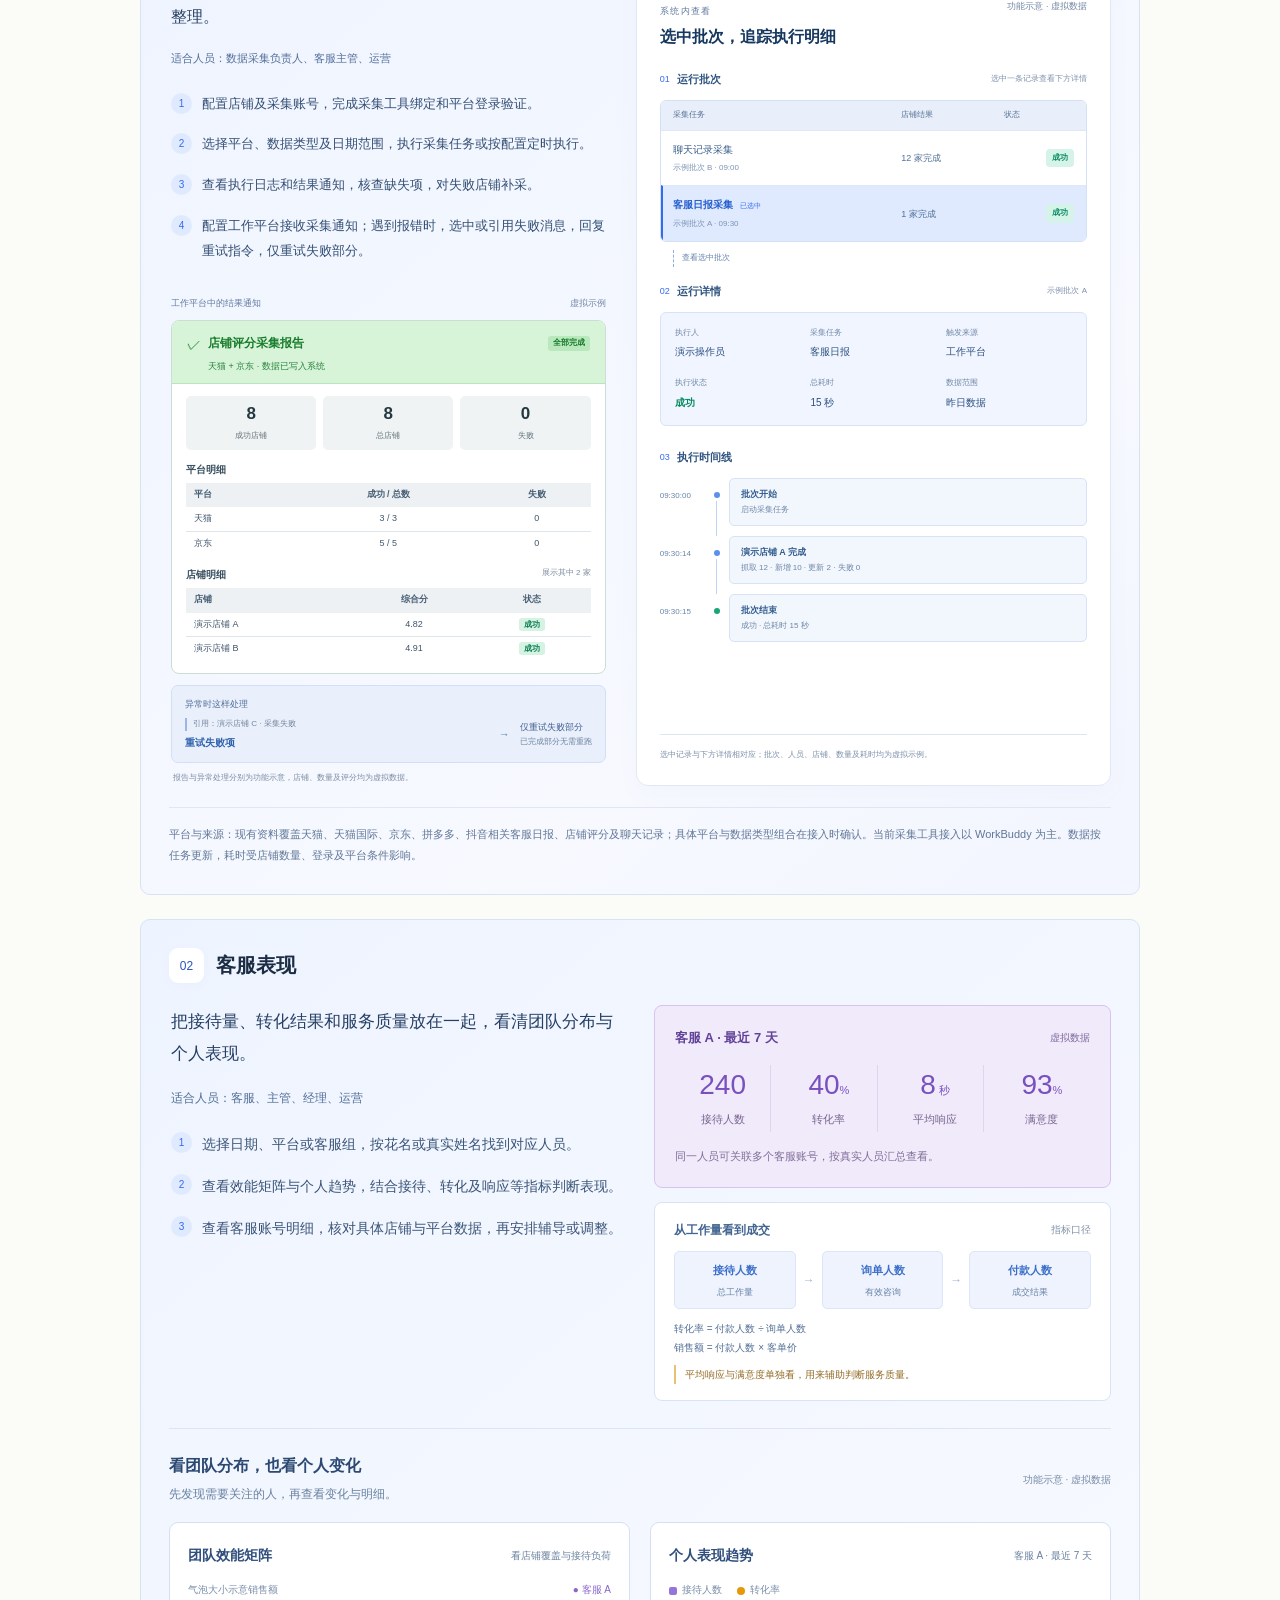
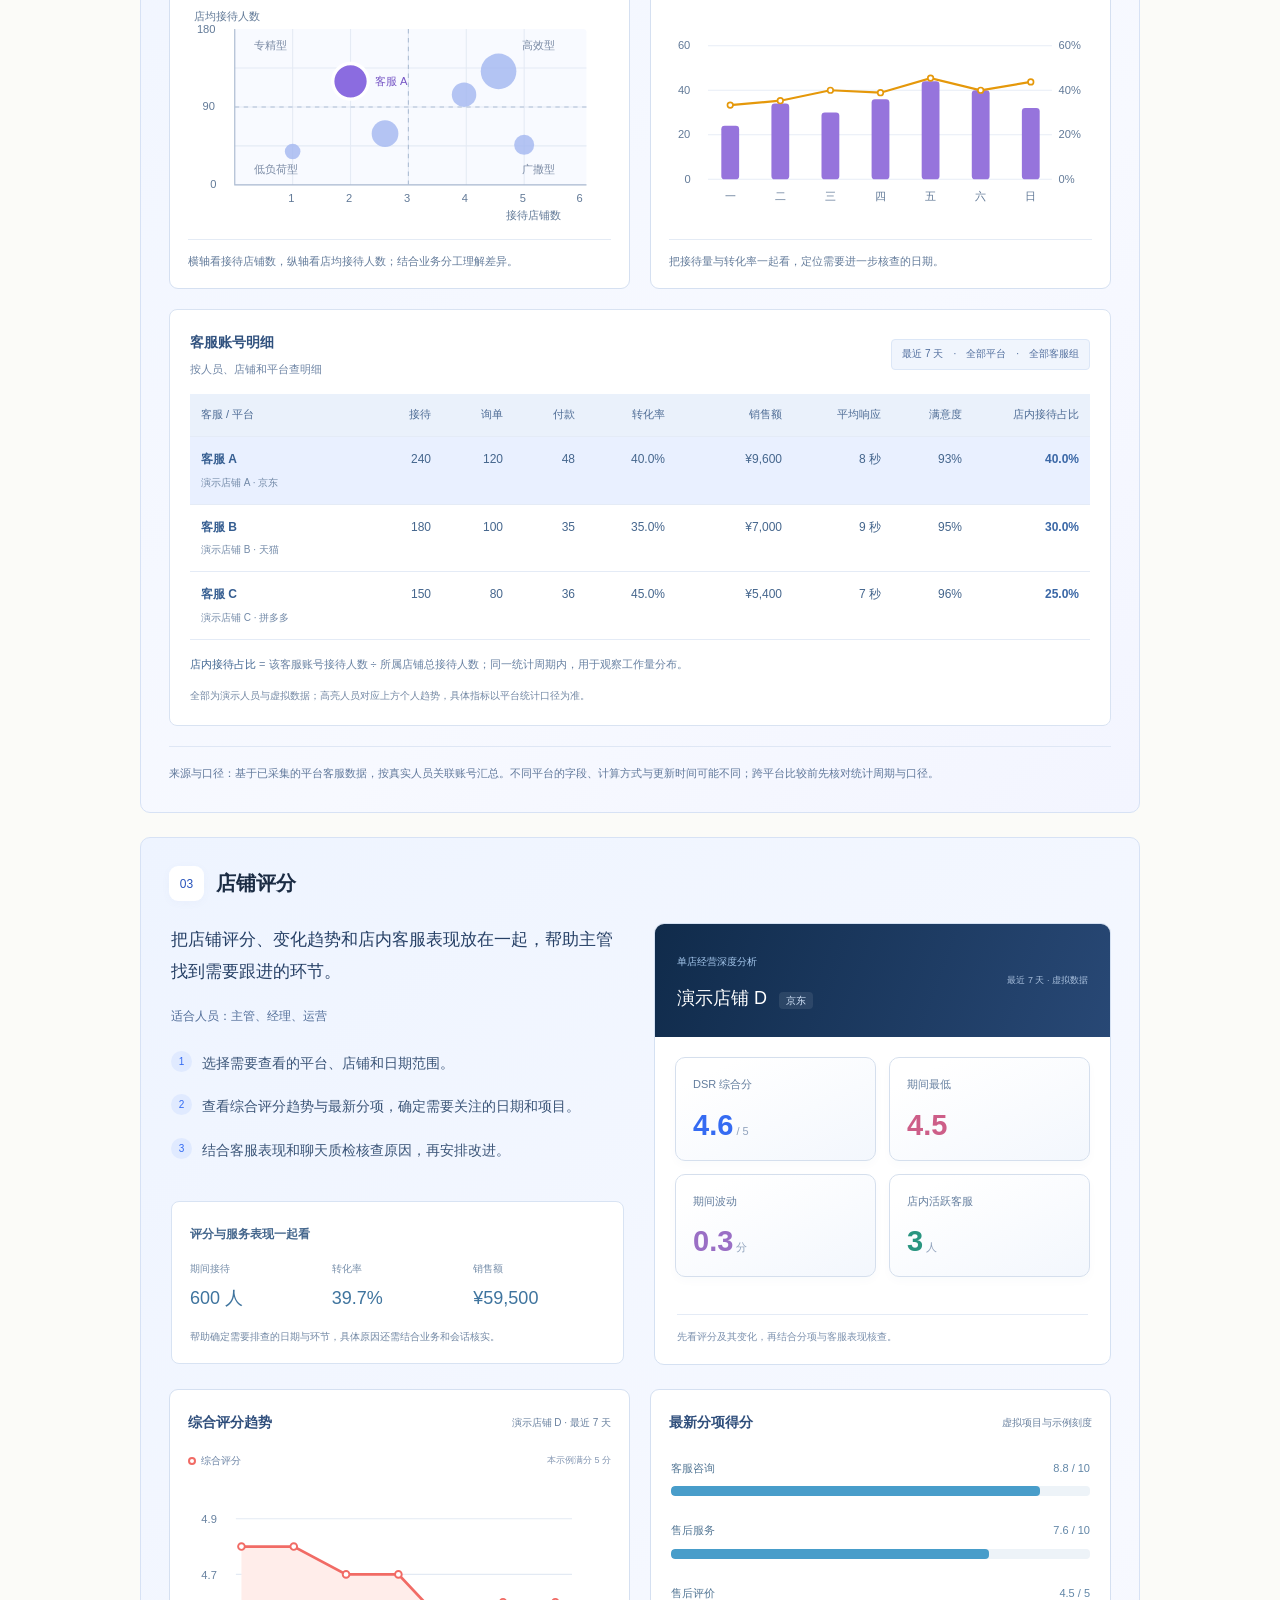
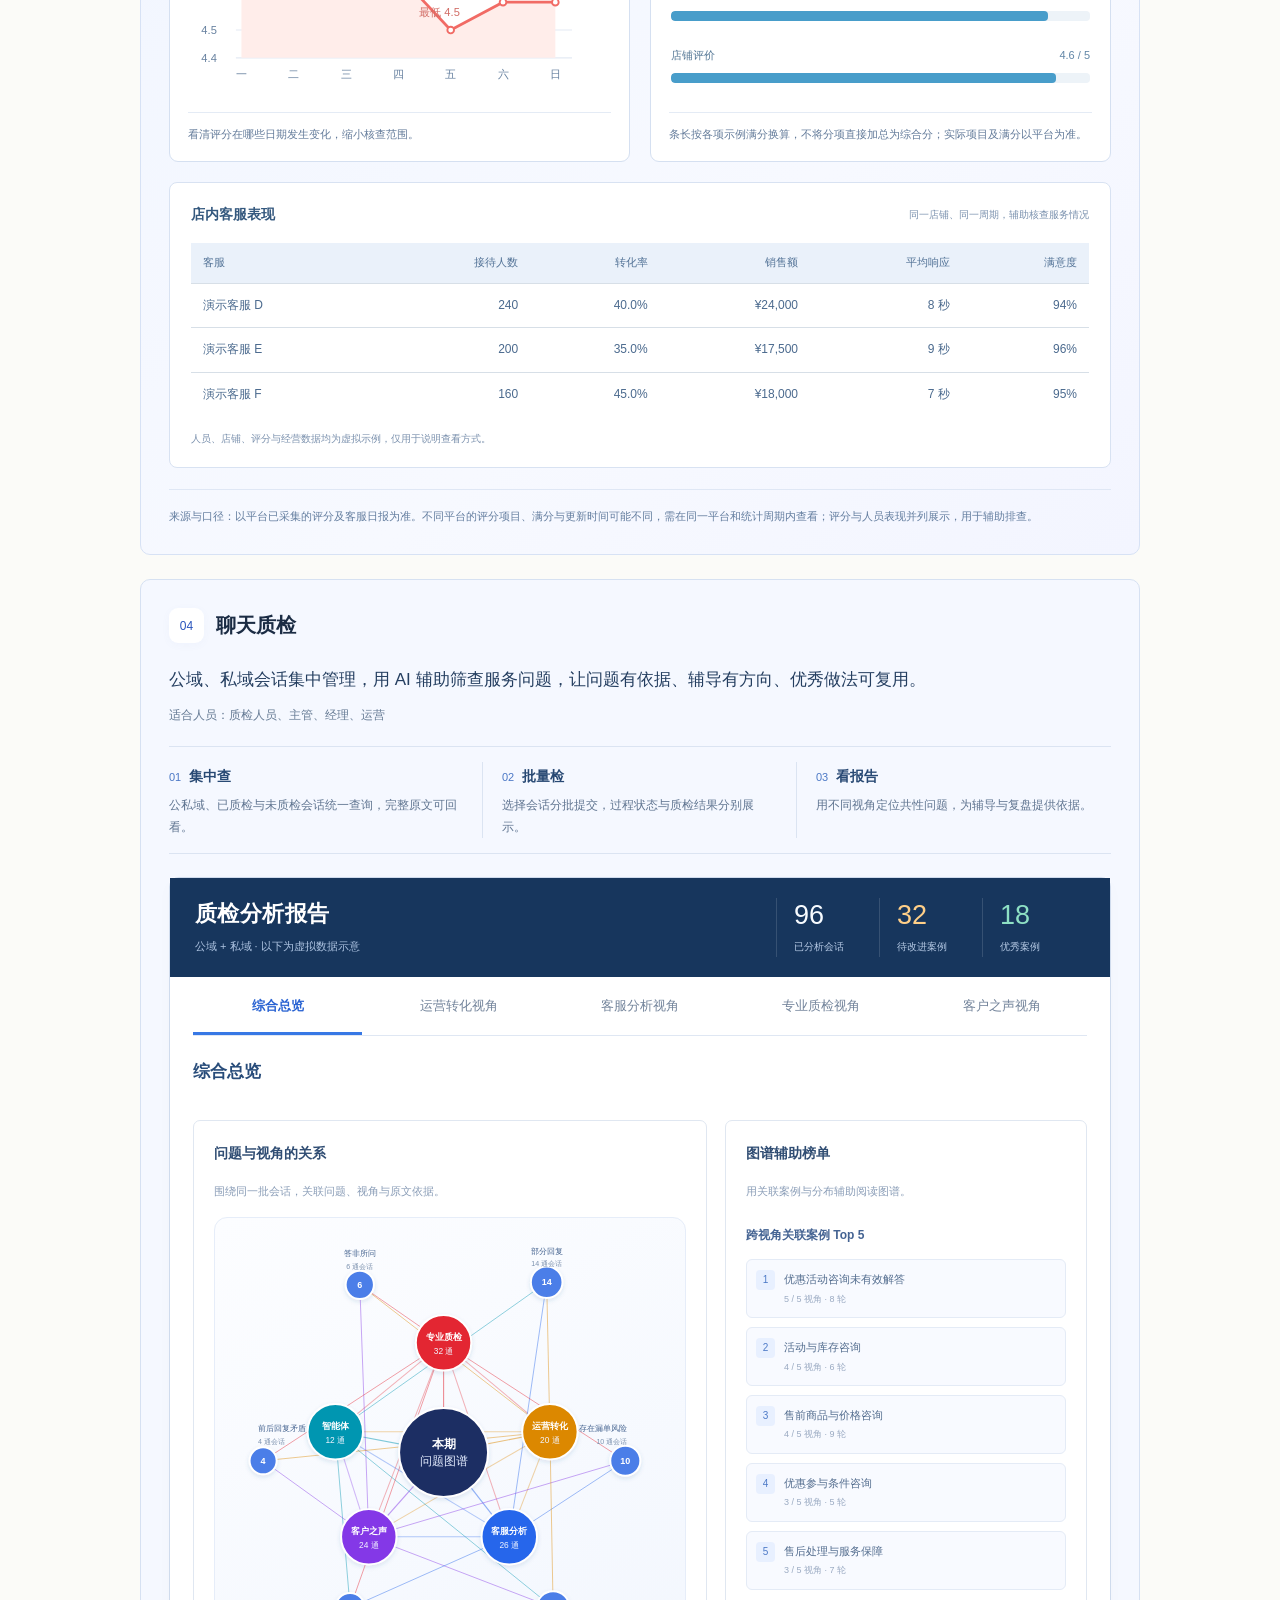
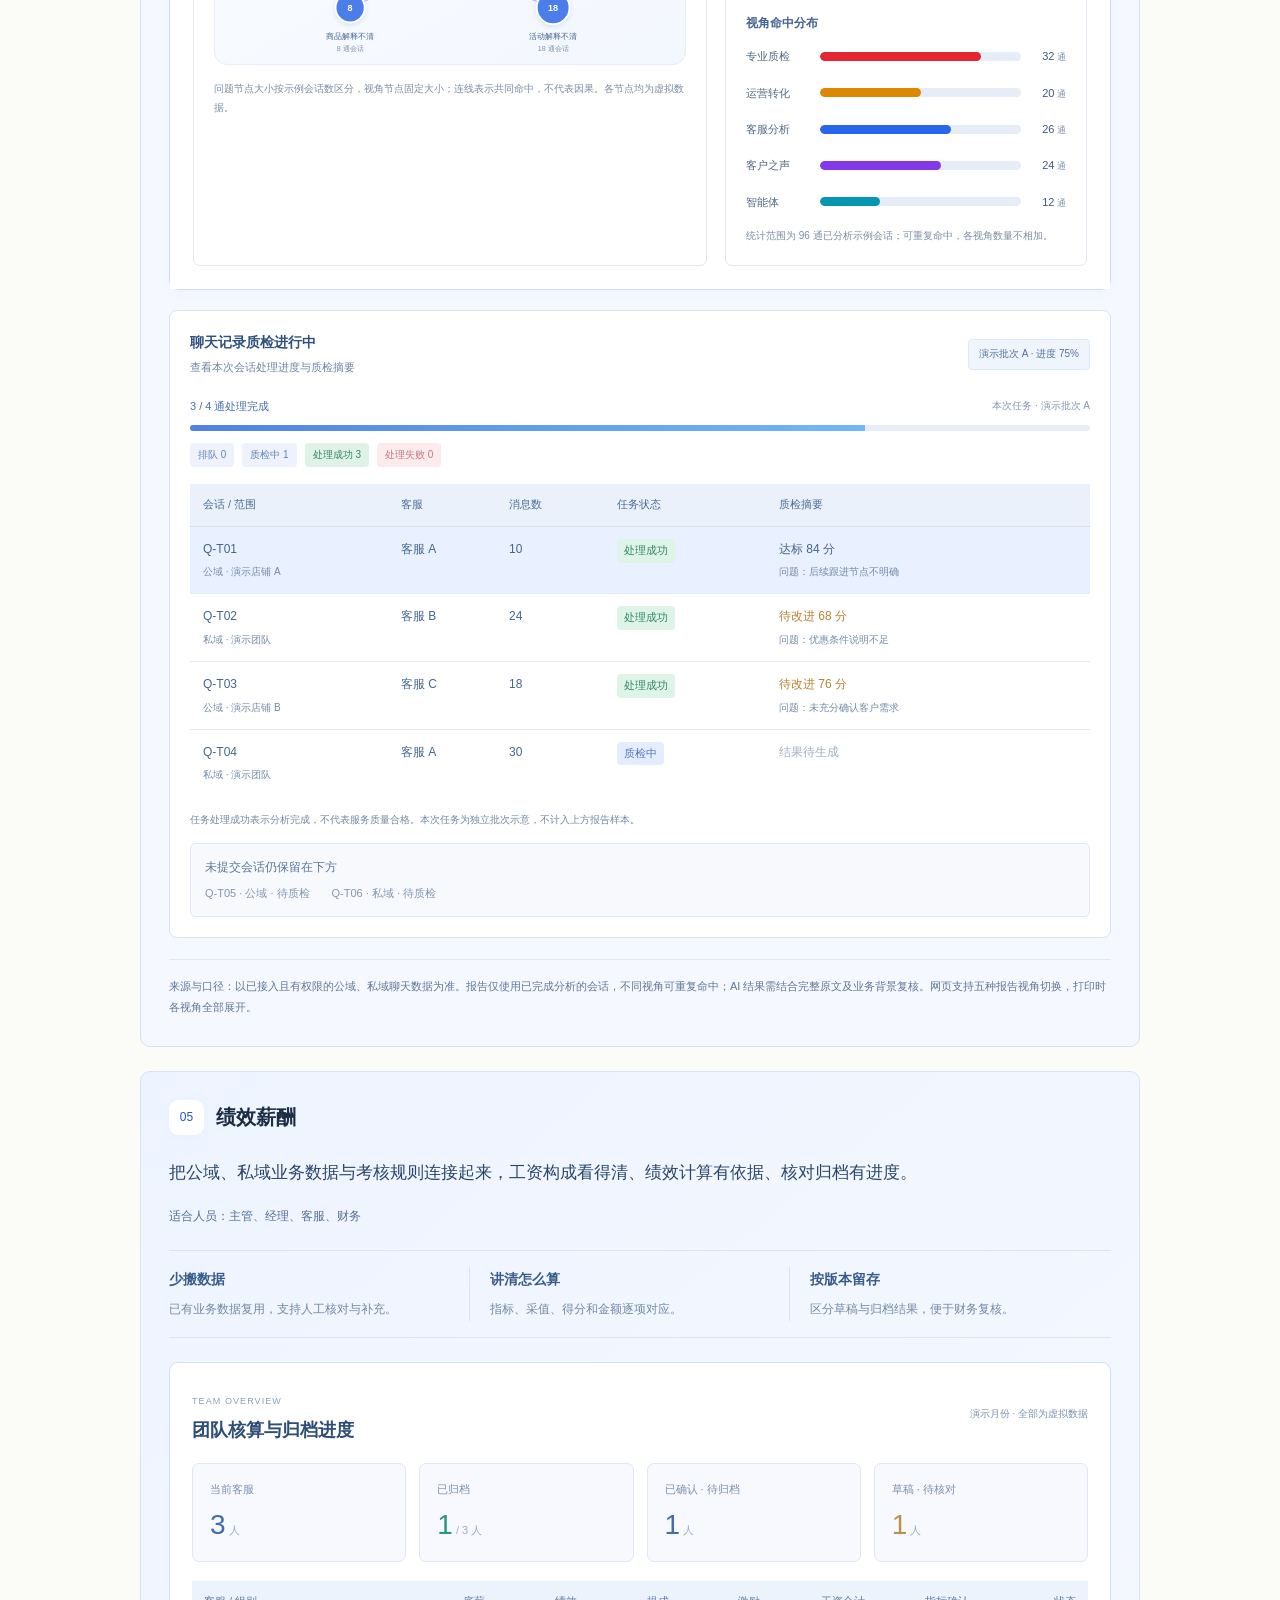
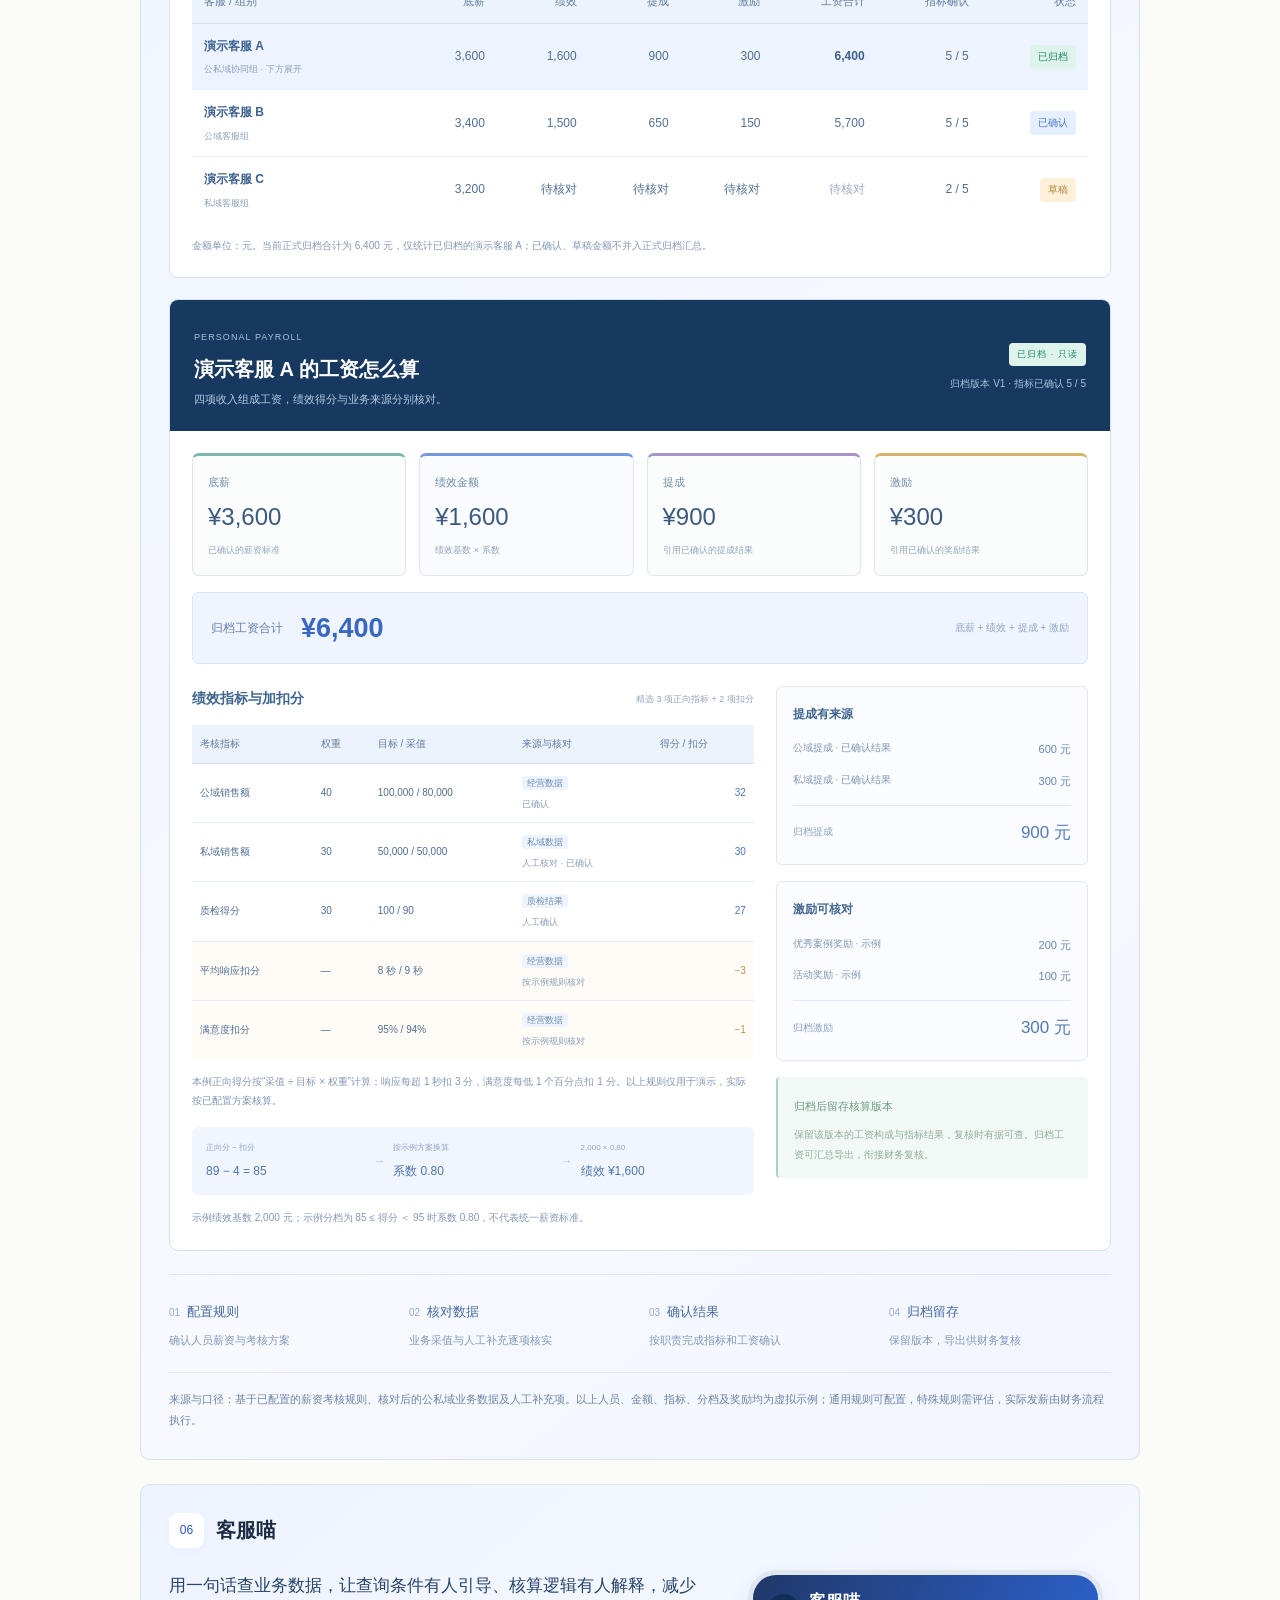
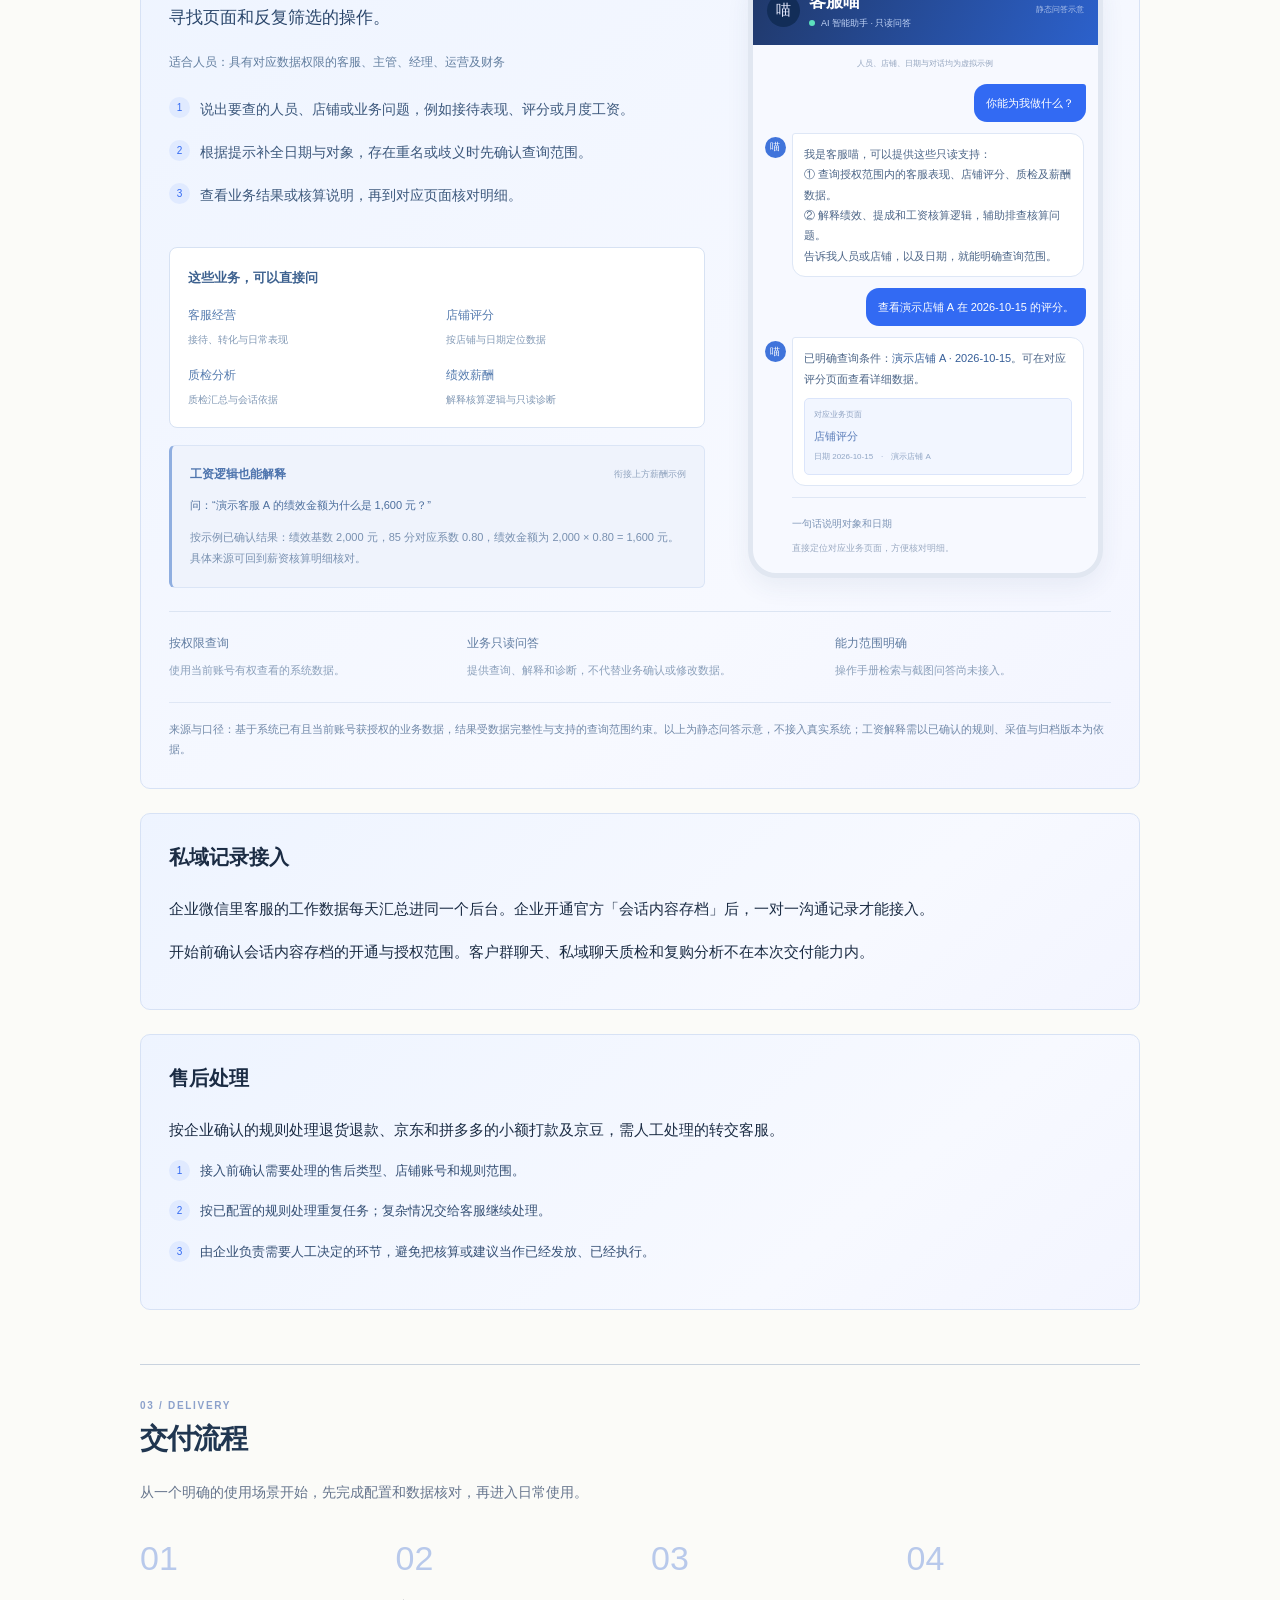
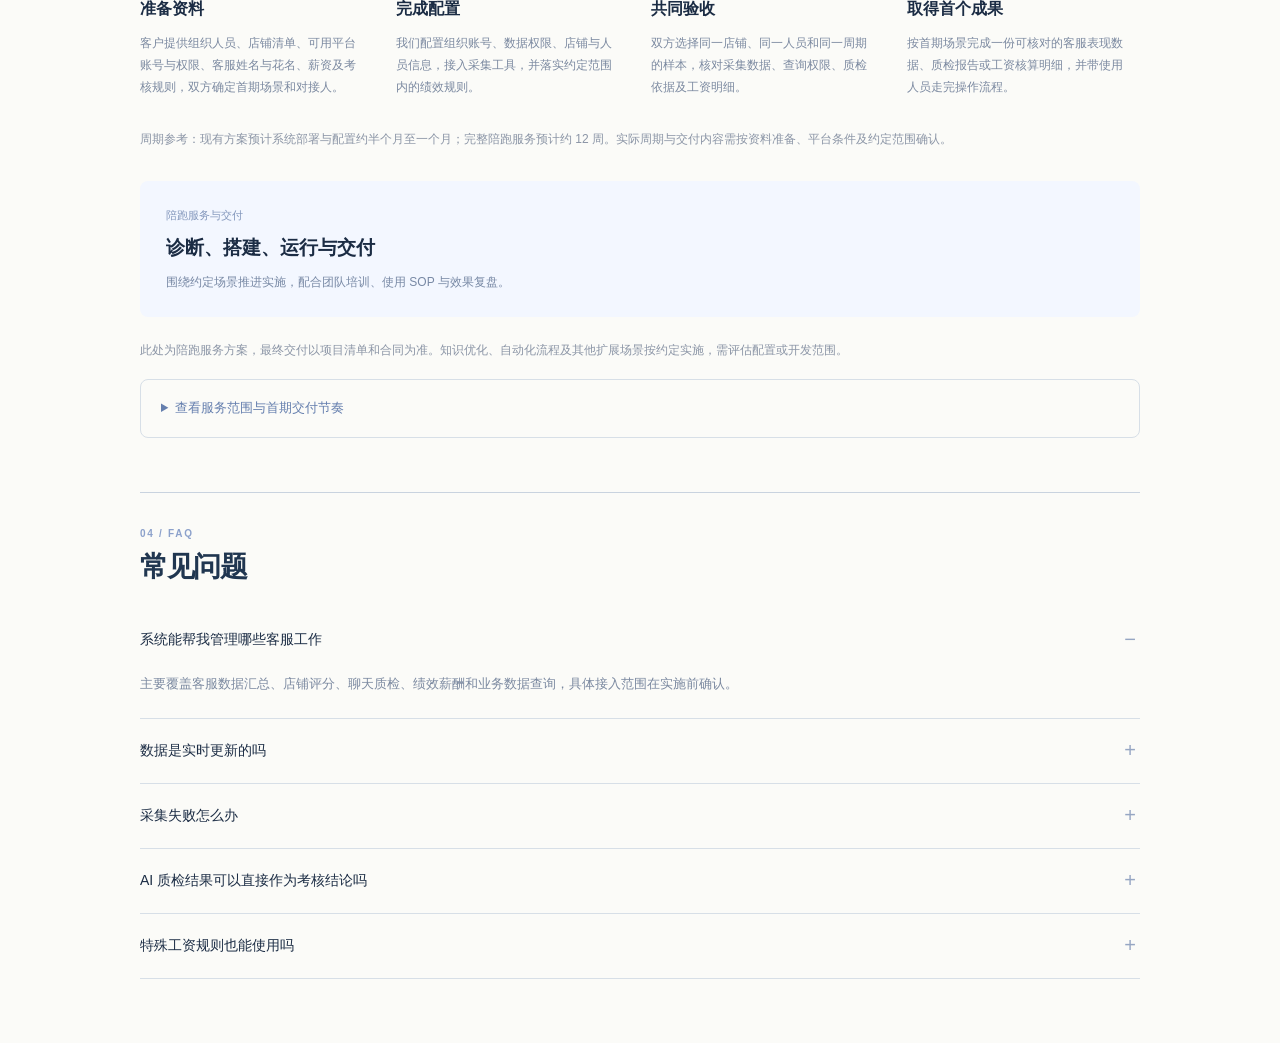
<file: manual-service.html>
<!doctype html>
<html lang="zh-CN"><head>
<meta charset="UTF-8"><meta name="viewport" content="width=device-width,initial-scale=1">
<title>AI 客服管理 · 产品手册</title>
<style>

:root{--ink:#1c2943;--muted:#768198;--line:#e5eaf3;--accent:#426cdd;--blue:#edf3ff;--bg:#fff}*{box-sizing:border-box}html{scroll-behavior:smooth;scroll-padding-top:100px}body{margin:0;font:15px/1.85 'Microsoft YaHei','PingFang SC',sans-serif;color:var(--ink);background:var(--bg)}button,a,[contenteditable]{-webkit-tap-highlight-color:transparent}a{color:var(--accent)}button{cursor:pointer}.toolbar{height:68px;position:sticky;top:0;z-index:10;background:#fffffff5;border-bottom:1px solid var(--line);display:flex;align-items:center;gap:8px;padding:0 max(24px,calc((100vw - 1200px)/2));backdrop-filter:blur(14px)}.brand{font-size:14px;font-weight:700;margin-right:auto;white-space:nowrap}.brand:before{content:'AI';background:var(--accent);color:#fff;border-radius:8px;padding:7px 8px;margin-right:10px;font-size:12px}.toolbar button{font:inherit;font-size:12px;padding:7px 12px;border:1px solid var(--line);border-radius:6px;color:#5f6d85;background:#fff;white-space:nowrap}.toolbar .primary{background:var(--accent);color:white;border-color:var(--accent)}#status{font-size:11px;color:var(--muted);max-width:210px;text-overflow:ellipsis;overflow:hidden;white-space:nowrap}.layout{max-width:1200px;margin:0 auto;padding:0 32px 80px;display:flex;flex-direction:column}aside{display:flex;align-items:center;gap:30px;border-bottom:1px solid var(--line);padding:17px 0;order:0;font-size:12px}aside p{display:none}aside a{text-decoration:none;color:#758098;white-space:nowrap}aside a:hover{color:var(--accent)}main{min-width:0}main>header{padding:64px 0 20px;position:relative}.eyebrow{font-size:11px;letter-spacing:.19em;color:var(--accent);font-weight:600}h1{font-size:52px;line-height:1.3;letter-spacing:.01em;margin:18px 0 12px;font-weight:700}h2{font-size:28px;line-height:1.4;margin:5px 0 22px;letter-spacing:.02em}h3{font-size:18px;line-height:1.55;margin:20px 0 12px}.subtitle{font-size:18px;color:#62718b;margin:0 0 23px}.meta{font-size:11px;color:#8d98ab;display:flex;gap:18px;flex-wrap:wrap}.intro{font-size:15px;max-width:790px;color:#62718b;margin:0 0 30px;line-height:2}.hero-tags{display:flex;gap:9px;flex-wrap:wrap;margin:0 0 45px}.hero-tags span{font-size:11px;padding:4px 11px;border-radius:4px;background:#f1f5fd;color:#617bb1}.hero-rail{display:grid;grid-template-columns:repeat(3,1fr);border:1px solid var(--line);border-radius:10px;overflow:hidden;background:#f8faff;margin:0 0 15px}.hero-rail a{position:relative;text-decoration:none;padding:23px 26px;border-right:1px solid var(--line);display:block}.hero-rail a:last-child{border:0}.hero-rail small{display:block;font-size:10px;letter-spacing:.12em;color:#8b9cbd}.hero-rail strong{font-size:18px;display:block;margin-top:4px;color:var(--ink)}.hero-rail span{font-size:12px;color:#8b96aa}.hero-rail a:after{content:'↗';position:absolute;right:24px;top:36px;font-size:18px;color:#8ea7dd}.chapter{padding-top:52px;margin-top:54px;border-top:1px solid var(--line)}.num{font-size:10px;font-weight:600;letter-spacing:.17em;color:#8ca1cb;display:block}.chapter>p{max-width:900px;color:#66758d;font-size:14px}.note{font-size:12px!important;color:#8b95a6!important}.chapter>h3{font-size:16px;margin-top:30px}.tablewrap{margin:18px 0;overflow-x:auto}table{width:100%;border-collapse:collapse;font-size:13px;line-height:1.8}th,td{text-align:left;padding:13px 18px;border-bottom:1px solid var(--line);vertical-align:top}th{font-weight:500;background:#f4f7fd;color:#6e7e9e}tbody tr:last-child td{border-bottom:0}.lanes{display:grid;grid-template-columns:repeat(3,1fr);gap:16px;margin:22px 0 34px}.lane{border:1px solid var(--line);border-radius:8px;padding:24px;background:#fafcff}.lane>span{font-size:11px;color:#94a6c9}.lane h3{margin:8px 0 17px;font-size:18px}.lane p{font-size:12px;color:#697994;margin:8px 0}.lane p b{font-weight:400;color:#a1abc0;margin-right:9px}.lane .result{color:var(--accent);padding-top:12px;border-top:1px solid #e5ebf5;margin-top:14px}.feature-nav{display:flex;gap:8px;flex-wrap:wrap;margin:24px 0 38px}.feature-nav a{padding:6px 14px;border:1px solid var(--line);border-radius:5px;text-decoration:none;font-size:12px;color:#657696}.feature{border:1px solid var(--line);border-radius:10px;margin:24px 0;padding:28px;overflow:hidden;background:linear-gradient(145deg,#f1f6ff 0%,#f8faff 54%,#f5f5fe 100%)}.feature-top{display:flex;align-items:center;gap:12px;margin-bottom:22px}.feature-index{display:flex;width:35px;height:35px;align-items:center;justify-content:center;border-radius:9px;background:#fff;color:var(--accent);font-size:12px;box-shadow:0 2px 9px #5675b20b}.feature h3{margin:0;font-size:20px}.feature-layout{display:grid;grid-template-columns:.96fr 1.04fr;gap:28px;align-items:stretch}.feature-copy{padding:1px 2px}.benefit{font-size:16px;line-height:1.9;margin:0 0 16px;color:#34476a}.audience{font-size:11px;color:#6b7fa4;margin:0 0 23px}.feature-copy>p:not([class]){font-size:12px;color:#697c9e}.feature ol{counter-reset:steps;list-style:none;padding:0;margin:0}.feature li{position:relative;padding:0 0 16px 31px;font-size:13px;color:#506481;line-height:1.9}.feature li:before{counter-increment:steps;content:counter(steps);position:absolute;left:0;top:1px;background:white;color:#8298c2;width:21px;height:21px;line-height:21px;text-align:center;border-radius:50%;font-size:10px}.spec{margin:21px 0 0;padding-top:16px;border-top:1px solid #dfe7f5;font-size:11px;color:#8390a6;line-height:1.9}.placeholder{margin:20px 0;background:#fafcff;border:1px dashed #c9d6ee;border-radius:8px;padding:22px;min-height:150px}.feature .placeholder{margin:0;background:#ffffffba;border:1px solid #dde6f4;min-height:290px;display:flex;flex-direction:column;justify-content:center;position:relative;padding:45px 24px 22px;text-align:center;box-shadow:0 5px 20px #7690bc07}.feature .placeholder:before{content:'●  ●  ●';font-size:8px;letter-spacing:3px;color:#cad5e8;position:absolute;left:14px;top:10px}.feature .placeholder:after{content:'';position:absolute;top:32px;left:0;right:0;border-top:1px solid #edf1f8}.placeholder .label{font-size:12px;font-weight:500;color:#6481b2;display:block;margin:0 0 8px}.placeholder>p{font-size:11px;color:#98a4b8;line-height:1.9;max-width:400px;margin:5px auto}.image-symbol{width:44px;height:44px;margin:0 auto 14px;color:#b8c9e6}.fill{white-space:pre-wrap;min-height:26px;margin-top:12px;color:#6a7e9b;font-size:12px;text-align:left;line-height:1.8}.fill:empty:before{content:attr(data-placeholder);color:#afbacb;pointer-events:none}.fill:focus{outline:1px dashed #9fb6db;outline-offset:5px}.fill:empty{min-height:0}.feature .fill:empty:before{display:none}.placeholder.filled .fill{border-top:1px solid #edf1f8;padding-top:10px}.upload{display:block;font:inherit;font-size:10px;padding:5px 10px;border-radius:4px;color:#8ca1c5;border:1px solid #dce5f3;background:#fff;margin:12px auto 0}.shot{display:block;max-width:100%;max-height:440px;object-fit:contain;margin:0 auto 12px;border-radius:4px}.placeholder.has-image .image-symbol,.placeholder.has-image>p{display:none}.placeholder.has-image{padding-top:45px;justify-content:flex-start}.delivery{display:grid;grid-template-columns:repeat(4,1fr);gap:22px;margin:30px 0}.delivery article{position:relative;padding:0 14px 0 0}.delivery article:before{content:counter(delivery,decimal-leading-zero);counter-increment:delivery;display:block;color:#b8c9eb;font-size:34px;line-height:1.3;margin-bottom:17px;font-weight:300}.delivery{counter-reset:delivery}.delivery h3{font-size:16px;margin:0 0 10px}.delivery p{font-size:12px;color:#7b89a0;margin:0}.questions details{border-bottom:1px solid var(--line)}.questions summary{cursor:pointer;list-style:none;position:relative;padding:19px 30px 19px 0;font-size:14px;font-weight:500}.questions summary:after{content:'+';position:absolute;right:4px;color:#96a6c3;font-size:20px;font-weight:300;top:13px}.questions details[open] summary:after{content:'−'}.questions details p{font-size:13px;line-height:1.9;color:#7b89a0;margin:0 0 22px;max-width:850px}.materials-note{border:1px solid var(--line);border-radius:8px;padding:18px 22px;margin-top:45px}.materials-note>summary{cursor:pointer;color:#8190a7;font-size:12px;list-style:none}.materials-note>summary:after{content:'展开待补素材清单　+';float:right;color:#9aaac3}.materials-note[open]>summary:after{content:'收起　−'}.materials-note .chapter{margin:22px 0 0;padding-top:22px}.bottom{font-size:10px;color:#a5adbb;line-height:1.9;margin:24px 0}.review-note{font-size:11px;color:#929eb2;margin:16px 0}.editing [contenteditable=true]{outline:1px dashed #aec0df;outline-offset:4px}.clean .review-only,.clean .placeholder{display:none}.clean .feature-layout{grid-template-columns:1fr}.clean .placeholder.has-image,.clean .placeholder.filled{display:flex}.clean .feature-layout:has(.placeholder.has-image),.clean .feature-layout:has(.placeholder.filled){grid-template-columns:.96fr 1.04fr}.clean .placeholder .label,.clean .placeholder .upload{display:none}.clean .placeholder.filled .fill{border:0}.clean .placeholder.filled{border:0;background:transparent}.clean .placeholder:before,.clean .placeholder:after{display:none}[hidden]{display:none!important}button:focus-visible,a:focus-visible,summary:focus-visible{outline:2px solid #779ae9;outline-offset:4px}
@media(min-width:1000px){main>header:after{content:'管理工作\A有据可查';white-space:pre;position:absolute;right:16px;top:75px;color:#f1f5fc;font-weight:700;font-size:43px;line-height:1.5;letter-spacing:5px;z-index:-1}}
@media(max-width:850px){.toolbar{padding:0 20px;height:auto;min-height:62px;flex-wrap:wrap;gap:7px;padding-top:12px;padding-bottom:12px}.brand{width:100%;margin:0 0 5px}.toolbar button{font-size:11px;padding:5px 9px}#status{display:none}.layout{padding:0 20px 50px}aside{gap:20px;overflow-x:auto;font-size:11px}h1{font-size:38px}main>header{padding-top:40px}.intro{font-size:14px}.hero-rail a{padding:18px 13px}.hero-rail strong{font-size:15px}.hero-rail span{font-size:10px}.hero-rail a:after{display:none}.lanes{grid-template-columns:1fr}.lane{padding:20px}.feature{padding:22px 18px}.feature-layout,.clean .feature-layout:has(.placeholder.has-image),.clean .feature-layout:has(.placeholder.filled){grid-template-columns:1fr;gap:20px}.feature .placeholder{min-height:240px}.delivery{grid-template-columns:repeat(2,1fr);gap:28px}.chapter{margin-top:38px;padding-top:36px}h2{font-size:24px}th,td{padding:12px;font-size:12px}.materials-note>summary:after{float:none;display:block;margin-top:5px}}
@media print{.toolbar,aside,.review-only,.upload{display:none!important}body{font-size:10pt;background:#fff}.layout{max-width:none;padding:0}main>header{padding:10px 0}.hero-tags{margin-bottom:22px}h1{font-size:29pt}.chapter{margin-top:25px;padding-top:22px}.feature{break-inside:avoid;padding:18px;print-color-adjust:exact;-webkit-print-color-adjust:exact}.feature .placeholder{min-height:230px}.feature-layout{gap:20px}.feature li{font-size:10px}.spec{font-size:9px}h2,h3{break-after:avoid}.lanes,.delivery{break-inside:avoid}.feature-copy{width:auto}[contenteditable]{outline:0!important}@page{size:A4;margin:15mm}}


.service-summary{margin:30px 0 22px;padding:24px 26px;background:#f3f7ff;border-radius:8px;display:grid;grid-template-columns:1fr auto;gap:20px;align-items:center}.service-summary small{display:block;color:#8397bc;font-size:11px;margin-bottom:5px}.service-summary strong{font-size:19px;font-weight:600}.service-summary p{font-size:12px;color:#7889a5;margin:6px 0 0}.service-more{margin:18px 0;border:1px solid var(--line);padding:16px 20px;border-radius:8px}.service-more>summary{font-size:13px;color:#657fae;cursor:pointer}.service-more h3{font-size:15px}.service-more p,.service-more li{font-size:12px;color:#78869e}.service-more ul{padding-left:20px}.service-more .tablewrap{margin:14px 0}.service-more table{font-size:12px}.delivery-time{font-size:11px;color:#7c98c8;display:block;margin-bottom:7px}.pending-title{font-weight:500;color:#7890b7}.filled-text{font-size:12px;color:#7285a2;line-height:1.9}.filled-text p{margin:9px 0}.filled-text b{font-weight:500;color:#526f9e}
@media(max-width:650px){.service-summary{grid-template-columns:1fr}}


.collection-story{min-width:0;background:#fff;border:1px solid #e0e8f3;border-radius:12px;padding:23px;align-self:start;box-shadow:0 8px 24px #607da908}.story-heading{display:flex;align-items:flex-start;justify-content:space-between;gap:12px;margin-bottom:22px}.story-kicker{font-size:9px;color:#a0afc5;letter-spacing:.16em}.story-heading h4{font-size:16px;line-height:1.5;margin:3px 0 0;font-weight:600;color:#344b6a}.story-demo{font-size:9px;line-height:1.5;color:#98a6ba;white-space:nowrap;padding-top:5px}.story-result{border-radius:8px;background:#f0f8f7;padding:18px 16px 16px}.story-state{display:flex;align-items:center;gap:10px;color:#39736a;font-size:13px;font-weight:500}.story-check{display:grid;place-items:center;background:#dbeee9;color:#3b8b78;width:29px;height:29px;border-radius:50%;font-size:15px}.story-state small{display:block;font-size:10px;color:#90a89f;font-weight:400;line-height:1.5;margin-top:3px}.story-metrics{display:grid;grid-template-columns:repeat(3,1fr);margin-top:19px;gap:12px}.story-metrics>div{border-right:1px solid #dfece7}.story-metrics>div:last-child{border:0}.story-metrics strong{display:block;line-height:1.3;font-size:25px;font-weight:500;color:#35695f;letter-spacing:-.02em}.story-metrics strong span{font-size:10px;color:#97ada5;letter-spacing:0}.story-metrics small{display:block;font-size:10px;color:#8ba297;margin-top:7px}.story-bridge{display:flex;align-items:center;gap:9px;padding:13px 10px}.story-bridge>span{height:23px;border-left:1px dashed #b5c6d4;margin-left:4px}.story-bridge p{font-size:9px;color:#9baabd;margin:0}.story-trace{padding:0 2px}.story-trace-head{display:flex;align-items:center;justify-content:space-between;margin-bottom:16px}.story-trace-head strong{font-size:12px;font-weight:500;color:#637d9c}.story-trace-head>span{font-size:9px;color:#b0bbca}.feature .story-events{list-style:none;margin:0;padding:0;counter-reset:none}.feature .story-events li{position:relative;padding:0 0 17px 21px;display:flex;align-items:flex-start;gap:6px;font-size:11px}.feature .story-events li:before{content:none;counter-increment:none}.story-events li:after{content:'';position:absolute;left:3px;top:13px;bottom:3px;border-left:1px solid #e1e8f2}.story-events li:last-child:after{content:none}.story-events i{position:absolute;width:7px;height:7px;border-radius:50%;background:#abc2dd;left:0;top:7px}.story-events li:last-child i{background:#7eafa3}.story-events div{flex:1}.story-events b{display:block;font-size:11px;color:#657e9e;font-weight:500;line-height:1.8}.story-events small{display:block;color:#a5afbe;font-size:9px;line-height:1.7}.story-events li>span{font-size:9px;color:#9bafc4;padding-top:2px}.story-foot{border-top:1px solid #edf1f6;padding-top:12px;font-size:9px;line-height:1.9;color:#aab4c2;margin:0}.clean .feature-layout:has(.collection-story){grid-template-columns:.96fr 1.04fr}
@media(max-width:850px){.collection-story{padding:21px}.clean .feature-layout:has(.collection-story){grid-template-columns:1fr}}
@media(max-width:430px){.story-heading{display:block}.story-demo{display:block;margin-top:7px}.story-metrics{gap:8px}.story-metrics strong{font-size:22px}}
@media print{.collection-story{break-inside:avoid;padding:16px;box-shadow:none}.story-result{print-color-adjust:exact;-webkit-print-color-adjust:exact}.story-heading h4{font-size:12px}.story-demo,.story-foot{font-size:7px}.story-metrics strong{font-size:19px}}

.notice-demo{margin-top:17px;max-width:100%;font-size:11px;line-height:1.6}.notice-context{display:flex;align-items:center;justify-content:space-between;margin:0 0 9px;color:#879ab5;font-size:9px}.notice-context>span:last-child{color:#a8b3c5}.notice-report{overflow:hidden;border:1px solid #dfe9e6;background:#fff;border-radius:8px}.notice-report-head{padding:12px 15px 10px;background:#eaf6ed}.notice-report-head>div{display:flex;align-items:center;gap:7px;flex-wrap:wrap}.notice-report-head strong{font-size:12px;font-weight:600;color:#477a55}.notice-report-head>div>span{color:#5d9b6c;font-size:14px}.notice-report-head b{font-weight:400;font-size:8px;color:#6b9973;background:#dcefe0;padding:1px 5px;border-radius:3px;margin-left:auto}.notice-report-head p{font-size:9px;color:#8aa58d;margin:4px 0 0 21px}.notice-report-body{padding:12px 14px}.notice-totals{display:grid;grid-template-columns:repeat(3,1fr);gap:7px}.notice-totals>div{background:#f6f8f7;border-radius:5px;text-align:center;padding:6px}.notice-totals b{display:block;font-weight:500;font-size:17px;color:#526f60;line-height:1.4}.notice-totals span{font-size:8px;color:#99a59d}.notice-report h5{margin:12px 0 5px;font-size:10px;font-weight:500;color:#758891}.notice-report h5>span{float:right;font-size:8px;color:#b0b9c1;font-weight:400}.notice-demo .notice-table{width:100%;font-size:9px;margin:0;line-height:1.5}.notice-demo .notice-table th,.notice-demo .notice-table td{font-size:9px;padding:5px 8px;border-bottom:1px solid #edf1f0;font-weight:400;color:#849298;background:transparent}.notice-demo .notice-table th{background:#f6f8f8;color:#9aa8ae}.notice-demo .notice-table tr:last-child td{border-bottom:0}.notice-demo .notice-table td:not(:first-child),.notice-demo .notice-table th:not(:first-child){text-align:center}.notice-success{font-size:8px;color:#629475;background:#eff7f1;border-radius:3px;padding:2px 5px}.notice-retry{margin-top:11px;padding:11px 13px;background:#f4f6fc;border-radius:7px}.notice-retry-label{font-size:9px;color:#9aa9be;display:block;margin-bottom:7px}.notice-reply{display:flex;align-items:center;gap:10px}.notice-reply>div{flex:1;min-width:0}.notice-quote{display:block;font-size:8px;color:#a4adbf;border-left:2px solid #d6dfef;padding-left:6px;line-height:1.6}.notice-reply b{display:block;font-size:10px;font-weight:500;color:#758bb0;margin-top:4px}.notice-retry-arrow{color:#b0bfd4}.notice-reply p{font-size:9px;color:#8095b4;margin:0}.notice-reply p span{display:block;font-size:8px;color:#aeb9ca;margin-top:2px}.notice-disclaimer{font-size:8px;color:#adb7c5;line-height:1.8;margin:8px 2px 0}
@media print{.notice-report-head,.notice-totals>div,.notice-retry{print-color-adjust:exact;-webkit-print-color-adjust:exact}.notice-demo{break-inside:avoid}.notice-report-head strong{font-size:10px}.notice-demo .notice-table td,.notice-demo .notice-table th{font-size:8px}}

#feature-01 .batch-demo{align-self:stretch;display:flex;flex-direction:column;padding:23px}.batch-demo .story-heading{margin-bottom:20px}.batch-section-label{display:flex;align-items:center;gap:7px;margin:0 0 10px}.batch-section-label>span{color:#acbbd0;font-size:9px;font-weight:500}.batch-section-label>strong{font-size:11px;color:#627b9d;font-weight:500}.batch-section-label>small{font-size:8px;color:#adb8c8;margin-left:auto}.batch-list{border:1px solid #e5ebf5;border-radius:6px;overflow:hidden}.batch-list-head,.batch-list-row{display:grid;grid-template-columns:1.6fr .7fr .5fr;align-items:center;gap:6px;padding:10px 12px;font-size:10px;color:#8497b0}.batch-list-head{background:#f6f8fc;font-size:8px;color:#a8b4c7;padding-top:7px;padding-bottom:7px}.batch-list-row{border-top:1px solid #edf1f8;min-height:51px}.batch-list-row b{font-size:10px;font-weight:500;color:#778eae;display:block}.batch-list-row small{font-size:8px;color:#b0bbcc;display:block;line-height:1.8;margin-top:2px}.batch-list-row>span{font-size:9px}.batch-list-row .batch-ok{justify-self:end}.batch-list-row em{font-style:normal;font-size:7px;font-weight:400;color:#7294cd;margin-left:4px}.batch-selected{background:#f0f5ff;border-left:2px solid #86a6df;padding-left:10px}.batch-selected b{color:#5e7fae}.batch-ok{font-size:8px!important;background:#eef7f2;color:#75a18b;padding:2px 6px;border-radius:4px;white-space:nowrap}.batch-link{display:flex;align-items:center;gap:8px;margin:8px 0 14px;padding-left:13px}.batch-link span{height:17px;border-left:1px dashed #c8d6e9}.batch-link small{font-size:8px;color:#acb9cd}.batch-overview{display:grid;grid-template-columns:repeat(3,1fr);gap:14px 10px;background:#f7f9fd;border:1px solid #edf1f7;border-radius:6px;padding:13px 14px;margin:0 0 21px}.batch-overview dt{font-size:8px;color:#aab7ca;margin-bottom:3px}.batch-overview dd{font-size:10px;color:#7890ae;margin:0}.batch-overview dd.batch-success-text{color:#80a697}.batch-shop{border:1px solid #e7edf5;border-radius:6px;padding:12px 14px;margin-bottom:21px}.batch-shop-title{display:flex;gap:8px;align-items:center}.batch-shop-title>span{font-size:8px;color:#95a7c1}.batch-shop-title b{font-size:10px;color:#728baa;font-weight:500}.batch-shop-title small{margin-left:auto}.batch-shop-metrics{display:grid;grid-template-columns:repeat(5,1fr);margin-top:13px}.batch-shop-metrics>div{border-right:1px solid #edf1f6;text-align:center}.batch-shop-metrics>div:last-child{border:0}.batch-shop-metrics b{font-size:15px;font-weight:400;line-height:1.4;color:#7e98b7;display:block}.batch-shop-metrics span{font-size:8px;color:#aebccd;display:block;margin-top:3px}.feature .batch-timeline{list-style:none;counter-reset:none;margin:0 0 13px;padding:0}.feature .batch-timeline li{position:relative;display:flex;gap:9px;align-items:flex-start;padding:0 0 10px}.feature .batch-timeline li:before{content:none;counter-increment:none}.batch-timeline time{font-size:8px;color:#afbbcd;min-width:45px;padding-top:10px;font-variant-numeric:tabular-nums}.batch-timeline i{flex:none;width:6px;height:6px;background:#bed0ea;border-radius:50%;margin-top:14px;position:relative}.batch-timeline li:not(:last-child) i:after{content:'';position:absolute;left:2px;top:9px;height:35px;border-left:1px solid #e2eaf6}.batch-timeline li:last-child i{background:#a4cab8}.batch-timeline li>div{flex:1;min-width:0;padding:8px 11px;border:1px solid #edf1f7;border-radius:5px;background:#fafcfe}.batch-timeline b{font-size:9px;display:block;color:#8098b5;font-weight:500;line-height:1.6}.batch-timeline li>div>span{font-size:8px;display:block;color:#b0bed0;line-height:1.7;margin-top:2px}.batch-demo .story-foot{margin-top:auto;padding-top:12px;font-size:8px}
@media(max-width:430px){#feature-01 .batch-demo{padding:17px}.batch-overview{gap:12px 8px}.batch-section-label>small{font-size:7px}.batch-list-head,.batch-list-row{padding-right:9px}}
@media print{#feature-01 .batch-demo{padding:16px}.batch-list-row{min-height:40px}.batch-overview{gap:10px;padding:10px}.batch-selected{print-color-adjust:exact;-webkit-print-color-adjust:exact}.batch-timeline li>div{padding:6px 9px}.batch-demo .story-heading{margin-bottom:14px}}

/* Stronger colors follow the supplied product screenshots. */
:root{--ink:#152b4b;--muted:#596d87;--accent:#326af3;--line:#d6e0ee}
.benefit{color:#263f62}.audience{color:#526e99}.feature li{color:#344f74}.feature li:before{color:#326af3;background:#e0eaff}.spec{color:#607797}.feature{border-color:#d7e2f5;background:linear-gradient(140deg,#eef4ff 0%,#f7f9ff 70%,#f3f5ff 100%)}
.notice-context,.story-kicker{color:#617b9e}.notice-context>span:last-child,.story-demo{color:#7287a5}.notice-report{border-color:#cbded3}.notice-report-head{background:#d8f4d8;border-bottom:1px solid #b9e5bd}.notice-report-head strong{color:#187c2c;font-weight:700}.notice-report-head>div>span{color:#16822f}.notice-report-head b{color:#14782b;background:#b9e8bd;font-weight:600}.notice-report-head p{color:#2c8441}.notice-totals>div{background:#f0f3f3}.notice-totals b{color:#243840;font-weight:600}.notice-totals span{color:#64747b}.notice-report h5{color:#364d5e;font-weight:600}.notice-report h5>span{color:#7c8d9e}.notice-demo .notice-table th{background:#edf1f4;color:#485f75;font-weight:600}.notice-demo .notice-table td{color:#40566c;border-color:#dfe6eb}.notice-success{color:#087d50;background:#d5f2e2;font-weight:600}.notice-retry{background:#e9f0fc;border:1px solid #d2dff7}.notice-retry-label{color:#526f9a}.notice-quote{color:#74849b;border-color:#9bb6e4}.notice-reply b{color:#2f61ad;font-weight:600}.notice-reply p{color:#405f90}.notice-reply p span{color:#6e829e}.notice-retry-arrow{color:#5980ba}.notice-disclaimer{color:#7c8ca4}
.story-heading h4{color:#16385f}.batch-section-label>span{color:#326af3}.batch-section-label>strong{color:#305580;font-weight:600}.batch-section-label>small{color:#7d91ac}.batch-list{border-color:#d4e1f3}.batch-list-head{background:#e8effa;color:#577196}.batch-list-row{border-color:#dfe7f5;color:#4c6687}.batch-list-row b{color:#385d89;font-weight:500}.batch-list-row small{color:#7d94b2}.batch-list-row>span{color:#4f6e95}.batch-selected{background:#dfeaff;border-left-color:#326af3}.batch-selected b{color:#245dcc;font-weight:600}.batch-list-row em{color:#326af3;font-weight:500}.batch-ok,.batch-list-row>span.batch-ok{background:#d5f3e8;color:#078a61;font-weight:600}.batch-link span{border-color:#8caee5}.batch-link small{color:#6482ad}.batch-overview{background:#f0f5ff;border-color:#d8e4f6}.batch-overview dt{color:#7188a7}.batch-overview dd{color:#2b507e;font-weight:500}.batch-overview dd.batch-success-text{color:#078a61;font-weight:600}.batch-timeline time{color:#6885aa}.batch-timeline i{background:#5b91ed}.batch-timeline li:not(:last-child) i:after{border-color:#bed3f4}.batch-timeline li:last-child i{background:#18a675}.batch-timeline li>div{background:#f2f6fd;border-color:#d7e3f5}.batch-timeline b{color:#345e90;font-weight:600}.batch-timeline li>div>span{color:#6d86a6}.batch-demo .story-foot{color:#7c8faa;border-color:#dce5f2}

.performance-demo{min-width:0;background:#fff;border:1px solid #d7e1f1;border-radius:12px;padding:22px;display:flex;flex-direction:column;align-self:stretch}.performance-demo .story-heading{margin-bottom:20px}.perf-chart-title{display:flex;justify-content:space-between;align-items:center;gap:10px;margin-bottom:9px}.perf-chart-title strong{font-size:11px;color:#344f75;font-weight:600}.perf-chart-title>span{font-size:8px;color:#7d90ad}.performance-demo>svg{display:block;width:100%;height:auto}.perf-chart-divider{border-top:1px solid #e4eaf3;margin:14px 0 17px}.perf-legend{display:flex;gap:13px;justify-content:flex-end;margin:-2px 0 6px;font-size:8px;color:#7184a1}.perf-legend span{display:flex;align-items:center;gap:4px}.perf-legend i{width:8px;height:8px;background:#a68be4;border-radius:2px;display:inline-block}.perf-legend span:nth-child(2) i{background:#eea51a;border-radius:50%}.perf-demo-foot{font-size:9px;line-height:1.9;color:#7f91ac;padding-top:12px;border-top:1px solid #e7edf5;margin:12px 0 0}.performance-reading{margin-top:25px;padding:17px 16px;border:1px solid #d9e3f4;border-radius:8px;background:#fff}.perf-caption{display:flex;justify-content:space-between;align-items:center;gap:10px;margin-bottom:15px}.perf-caption strong{font-size:11px;color:#385b8c;font-weight:600}.perf-caption>span{font-size:8px;color:#8499b7}.perf-funnel{display:flex;align-items:center;gap:7px}.perf-funnel>div{flex:1;min-width:0;text-align:center;background:#eef3fd;border:1px solid #dce6f8;border-radius:5px;padding:10px 3px}.perf-funnel b{display:block;font-size:10px;color:#3c6fc9;font-weight:600;white-space:nowrap}.perf-funnel span{display:block;font-size:8px;color:#8299bb;margin-top:3px}.perf-funnel>i{font-style:normal;color:#9db2cf;font-size:12px}.performance-reading>p{font-size:9px;color:#6c83a3;line-height:2;margin:12px 0 9px}.perf-mini-note{font-size:9px;line-height:1.9;color:#997532;border-left:2px solid #e5c274;padding-left:9px}.perf-person{margin-top:16px;background:#f1edfc;border:1px solid #e0d8f3;border-radius:8px;padding:17px 16px}.perf-person .perf-caption strong{color:#7157a8}.perf-person-grid{display:grid;grid-template-columns:repeat(4,1fr);gap:8px}.perf-person-grid>div{text-align:center;border-right:1px solid #ded6ef}.perf-person-grid>div:last-child{border:0}.perf-person-grid b{display:block;color:#795ab7;font-size:21px;font-weight:500;line-height:1.4}.perf-person-grid b>span{font-size:9px}.perf-person-grid>div>span{font-size:8px;color:#9787b2}.perf-person>p{font-size:9px;color:#9384ac;line-height:1.9;margin:13px 0 0}.performance-accounts{margin-top:24px;padding:19px 21px;background:#fff;border:1px solid #d9e3f2;border-radius:8px}.perf-accounts-head{display:flex;align-items:center;justify-content:space-between;gap:12px;flex-wrap:wrap}.perf-accounts-head>div>strong{font-size:12px;color:#35547d;font-weight:600;display:block}.perf-accounts-head>div>span{font-size:9px;color:#8195b1;display:block;margin-top:3px}.perf-filter{font-size:9px;color:#6886ae;background:#f0f5fd;border:1px solid #dce7f7;border-radius:4px;padding:5px 10px}.performance-accounts .tablewrap{margin:15px 0 0}.performance-accounts .perf-accounts-table{font-size:10px;min-width:540px}.performance-accounts .perf-accounts-table td,.performance-accounts .perf-accounts-table th{font-size:10px;padding:10px 12px;white-space:nowrap;color:#547297;border-bottom:1px solid #e4ebf6}.performance-accounts .perf-accounts-table th{background:#eaf1fb;color:#5c769a;font-size:9px}.perf-accounts-table td:not(:first-child),.perf-accounts-table th:not(:first-child){text-align:right}.perf-accounts-table td:first-child b{display:block;font-weight:500;color:#365e91}.perf-accounts-table td:first-child span{display:block;font-size:8px;color:#879ab5;margin-top:3px}.perf-accounts-table .perf-account-selected{background:#f0f4ff}.performance-accounts>p{font-size:8px;color:#8295b0;margin:12px 0 0}.clean .feature-layout:has(.performance-demo){grid-template-columns:.96fr 1.04fr}
@media(max-width:850px){.clean .feature-layout:has(.performance-demo){grid-template-columns:1fr}.performance-demo{padding:19px}.performance-accounts{padding:17px}.perf-person-grid b{font-size:20px}}
@media print{.performance-demo{break-inside:avoid;padding:15px}.performance-reading,.perf-person,.performance-accounts{break-inside:avoid}.perf-person{print-color-adjust:exact;-webkit-print-color-adjust:exact}.performance-accounts .perf-accounts-table{min-width:0}.performance-accounts .perf-accounts-table td,.performance-accounts .perf-accounts-table th{font-size:8px;padding:7px}.perf-person-grid b{font-size:17px}}

/* Customer performance: overview, parallel charts, then records. */
#feature-02 .perf-overview-grid{display:grid;grid-template-columns:1fr 1fr;gap:28px;align-items:start;margin-bottom:27px}#feature-02 .benefit{font-size:17px;color:#253f65;line-height:1.9}#feature-02 .audience{font-size:12px;color:#526e97;margin-bottom:22px}#feature-02 .feature-copy>ol>li{font-size:14px;line-height:1.95;padding-bottom:15px;color:#3b5578}#feature-02 .perf-overview-summary{min-width:0}#feature-02 .perf-person{margin:0;padding:20px;border-color:#d5c5f0;background:#f0eafa}#feature-02 .perf-caption{margin-bottom:15px}#feature-02 .perf-caption strong{font-size:13px;color:#624299}#feature-02 .perf-caption>span{font-size:10px;color:#806a9e}#feature-02 .perf-person-grid{gap:10px}#feature-02 .perf-person-grid b{font-size:28px;color:#7951bf}#feature-02 .perf-person-grid b>span{font-size:11px}#feature-02 .perf-person-grid>div>span{font-size:11px;color:#78658f}#feature-02 .perf-person>p{font-size:11px;color:#806d98;margin:14px 0 0}#feature-02 .performance-reading{margin-top:14px;padding:16px 19px}#feature-02 .performance-reading .perf-caption{margin-bottom:10px}#feature-02 .performance-reading .perf-caption strong{font-size:12px;color:#426491}#feature-02 .performance-reading .perf-caption>span{font-size:10px;color:#8192aa}#feature-02 .perf-funnel>div{padding:8px 4px}#feature-02 .perf-funnel b{font-size:11px}#feature-02 .perf-funnel span{font-size:9px;color:#6983a7}#feature-02 .performance-reading>p{font-size:10px;color:#526f96;line-height:1.9;margin:10px 0 8px}#feature-02 .perf-mini-note{font-size:10px;color:#936b26}.perf-charts-section{border-top:1px solid #dce5f3;padding-top:25px}.perf-charts-heading{display:flex;align-items:center;justify-content:space-between;gap:15px;margin-bottom:17px}.perf-charts-heading h4{font-size:16px;line-height:1.5;margin:0;color:#2c4972;font-weight:600}.perf-charts-heading p{font-size:12px;color:#68809f;margin:5px 0 0}.perf-charts-heading>span{font-size:10px;color:#758aa7;white-space:nowrap}.perf-charts-grid{display:grid;grid-template-columns:1fr 1fr;gap:20px}.perf-chart-card{margin:0;min-width:0;padding:20px 18px 16px;border:1px solid #d5e0f1;background:#fff;border-radius:9px;display:flex;flex-direction:column}.perf-chart-card figcaption{display:flex;gap:12px;align-items:center;justify-content:space-between}.perf-chart-card figcaption strong{font-size:14px;font-weight:600;color:#304f7c}.perf-chart-card figcaption>span{font-size:10px;color:#69819f}.perf-chart-key{display:flex;align-items:center;gap:15px;min-height:25px;font-size:10px;color:#7a8da9;margin-top:9px;margin-bottom:6px}.perf-chart-key>b{font-size:10px;color:#8a65cd;font-weight:500;margin-left:auto}.perf-color-key{display:flex;align-items:center;gap:5px}.perf-color-key i{width:8px;height:8px;border-radius:2px;background:#9674dc;display:inline-block}.perf-color-key i.orange{background:#e5980a;border-radius:50%}.perf-chart-card>svg{display:block;width:100%;height:auto;aspect-ratio:380/194;overflow:visible;margin:auto 0}.perf-chart-card>p{font-size:11px;line-height:1.9;color:#637b9a;margin:14px 0 0;border-top:1px solid #e4ebf5;padding-top:11px}#feature-02 .performance-accounts{margin-top:20px;padding:20px}#feature-02 .perf-accounts-head>div>strong{font-size:14px;color:#30517e}#feature-02 .perf-accounts-head>div>span{font-size:11px;color:#6d84a4}#feature-02 .perf-filter{font-size:10px;color:#526f9e}#feature-02 .performance-accounts .perf-accounts-table th{font-size:11px;color:#4e6c95;padding:11px 13px}#feature-02 .performance-accounts .perf-accounts-table td{font-size:12px;color:#45668d;padding:12px 13px}#feature-02 .perf-accounts-table td:first-child span{font-size:10px;color:#738aa8}#feature-02 .perf-accounts-table td:first-child b{font-size:12px;font-weight:600}#feature-02 .perf-accounts-table .perf-account-selected{background:#e9f0ff}#feature-02 .performance-accounts>p{font-size:10px;color:#7388a4}#feature-02>.spec{font-size:11px;color:#60789b;margin-top:20px}
@media(max-width:850px){#feature-02 .perf-overview-grid,.perf-charts-grid{grid-template-columns:1fr;gap:19px}.perf-charts-heading{align-items:flex-start}.perf-charts-heading>span{font-size:9px}.perf-chart-card{padding:18px 15px}.perf-chart-card figcaption>span{font-size:10px}#feature-02 .perf-person-grid b{font-size:25px}#feature-02 .performance-accounts{padding:17px}}
@media print{#feature-02 .perf-overview-grid{gap:18px;margin-bottom:20px}#feature-02 .feature-copy>ol>li{font-size:10px;padding-bottom:10px}#feature-02 .benefit{font-size:12px}#feature-02 .audience{font-size:9px}#feature-02 .perf-person{padding:14px}#feature-02 .perf-person-grid b{font-size:21px}#feature-02 .perf-person-grid>div>span{font-size:8px}#feature-02 .perf-person>p{font-size:8px}#feature-02 .perf-caption strong{font-size:10px}#feature-02 .performance-reading{padding:12px}#feature-02 .performance-reading>p,#feature-02 .perf-mini-note{font-size:8px}.perf-charts-section{padding-top:18px}.perf-charts-grid{gap:14px}.perf-chart-card{break-inside:avoid;padding:13px 10px}.perf-chart-card figcaption strong{font-size:10px}.perf-chart-card figcaption>span,.perf-chart-key{font-size:8px}.perf-chart-card>p{font-size:8px}.perf-charts-heading h4{font-size:12px}.perf-charts-heading p{font-size:9px}#feature-02 .performance-accounts .perf-accounts-table td,#feature-02 .performance-accounts .perf-accounts-table th{font-size:9px;padding:8px}#feature-02 .perf-accounts-table td:first-child span{font-size:8px}}

#feature-02 .perf-accounts-table{table-layout:fixed;width:100%}#feature-02 .perf-accounts-table th:first-child{width:24%}#feature-02 .perf-accounts-table th:nth-child(2),#feature-02 .perf-accounts-table th:nth-child(3),#feature-02 .perf-accounts-table th:nth-child(4){width:9%}#feature-02 .perf-accounts-table th:nth-child(5){width:11%}#feature-02 .perf-accounts-table th:nth-child(6){width:14%}#feature-02 .perf-accounts-table th:nth-child(7),#feature-02 .perf-accounts-table th:nth-child(8){width:12%}#feature-02 .performance-accounts .perf-accounts-table td,#feature-02 .performance-accounts .perf-accounts-table th{padding-left:11px;padding-right:11px}
@media print{#feature-02 .performance-accounts .perf-accounts-table td,#feature-02 .performance-accounts .perf-accounts-table th{padding-left:6px;padding-right:6px}}

#feature-02 .perf-accounts-table th:first-child{width:20%}#feature-02 .perf-accounts-table th:nth-child(2),#feature-02 .perf-accounts-table th:nth-child(3),#feature-02 .perf-accounts-table th:nth-child(4){width:8%}#feature-02 .perf-accounts-table th:nth-child(5){width:10%}#feature-02 .perf-accounts-table th:nth-child(6){width:13%}#feature-02 .perf-accounts-table th:nth-child(7){width:11%}#feature-02 .perf-accounts-table th:nth-child(8){width:9%}#feature-02 .perf-accounts-table th:nth-child(9){width:13%}#feature-02 .performance-accounts .perf-accounts-table{min-width:760px}#feature-02 .performance-accounts .perf-accounts-table td.perf-share{font-weight:600;color:#3a67a6}#feature-02 .performance-accounts>p.perf-share-note{font-size:11px;color:#6881a2;margin-top:14px;line-height:1.9}#feature-02 .perf-share-note b{font-weight:500;color:#426792}
@media print{#feature-02 .performance-accounts .perf-accounts-table{min-width:0}#feature-02 .performance-accounts .perf-accounts-table td,#feature-02 .performance-accounts .perf-accounts-table th{font-size:8px;padding-left:4px;padding-right:4px}#feature-02 .performance-accounts>p.perf-share-note{font-size:8px}}

.rating-top{display:grid;grid-template-columns:1fr 1fr;gap:28px;align-items:start}.rating-top .benefit{font-size:17px;line-height:1.9;color:#253f65}.rating-top .audience{font-size:12px}.rating-top .feature-copy>ol>li{font-size:14px;line-height:1.95;color:#3b5578}.rating-context{margin-top:21px;padding:17px 18px;background:#fff;border:1px solid #d8e3f3;border-radius:8px}.rating-context>strong{font-size:12px;font-weight:600;color:#45678d}.rating-context>div{display:grid;grid-template-columns:repeat(3,1fr);gap:10px;margin-top:13px}.rating-context>div>span{display:block;font-size:10px;color:#758da9}.rating-context b{display:block;font-size:18px;color:#3f749e;font-weight:500;margin-top:4px}.rating-context p{font-size:10px;color:#7288a4;line-height:1.9;margin:12px 0 0}.rating-overview{background:#fff;border:1px solid #d5e1f2;border-radius:10px;overflow:hidden;align-self:stretch;display:flex;flex-direction:column}.rating-overview-head{background:linear-gradient(110deg,#102b4b,#284875);padding:22px;display:flex;align-items:center;justify-content:space-between;gap:10px}.rating-overview-head>div>span{font-size:10px;color:#a6c8ed}.rating-overview-head h4{font-size:18px;color:white;margin:8px 0 0;font-weight:500}.rating-overview-head h4 small{font-size:10px;padding:3px 7px;background:#ffffff16;color:#d0e1f7;border-radius:4px;margin-left:7px}.rating-overview-head>span{font-size:9px;color:#a7bedb;white-space:nowrap}.rating-kpis{display:grid;grid-template-columns:1fr 1fr;padding:20px 22px;gap:20px}.rating-kpis>div>span{display:block;font-size:11px;color:#738ba9}.rating-kpis b{display:block;font-weight:500;font-size:29px;line-height:1.4;color:#356bf2;margin-top:5px}.rating-kpis b small{font-size:12px;color:#91a3bd}.rating-kpis>div:nth-child(2) b{color:#cd5e88}.rating-kpis>div:nth-child(3) b{color:#9a6fc5}.rating-kpis>div:nth-child(4) b{color:#299580}.rating-overview>p{margin:auto 22px 18px;font-size:10px;color:#7c91ae;line-height:1.9;border-top:1px solid #e4ebf6;padding-top:12px}.rating-charts{margin-top:24px}.rating-chart-key{display:flex;align-items:center;gap:5px;font-size:10px;color:#6c84a5;margin:12px 0 9px;min-height:25px}.rating-chart-key>i{width:8px;height:8px;border:2px solid #f16b65;border-radius:50%}.rating-chart-key small{margin-left:auto;font-size:9px;color:#8396b2}.rating-bars{padding:17px 2px 10px;display:flex;flex-direction:column;gap:24px;margin:auto 0}.rating-bar-row>div:first-child{display:flex;justify-content:space-between;font-size:11px;color:#547795;margin-bottom:8px}.rating-bar-row b{font-weight:500}.rating-bar-row>div>span{color:#6186a7}.rating-bar-track{height:10px;border-radius:4px;background:#edf3f8;overflow:hidden}.rating-bar-track>span{height:100%;display:block;background:#489dca;border-radius:4px}.rating-team{margin-top:20px;background:#fff;border:1px solid #d8e2f2;border-radius:8px;padding:19px 21px}.rating-team-title{display:flex;justify-content:space-between;gap:10px;align-items:center}.rating-team-title strong{font-size:14px;font-weight:600;color:#34587e}.rating-team-title>span{font-size:10px;color:#7a91ae}.rating-team .tablewrap{margin:15px 0 0}.rating-team table{min-width:510px}.rating-team th{font-size:11px;color:#527296;padding:10px 12px;background:#eaf1fa}.rating-team td{font-size:12px;color:#4b6a8e;padding:11px 12px}.rating-team td:not(:first-child),.rating-team th:not(:first-child){text-align:right}.rating-team>p{font-size:10px;color:#7a90ad;line-height:1.9;margin:12px 0 0}#feature-03>.spec{font-size:11px;color:#637d9f}
@media(max-width:850px){.rating-top{grid-template-columns:1fr;gap:20px}.rating-overview-head{padding:20px}.rating-kpis{padding:19px;gap:18px}.rating-bars{padding-top:20px;padding-bottom:18px}.rating-team-title{align-items:flex-start;flex-direction:column;gap:5px}.rating-context b{font-size:17px}.rating-team{padding:17px}}
@media print{.rating-top{gap:18px}.rating-top .benefit{font-size:12px}.rating-top .feature-copy>ol>li{font-size:10px}.rating-overview-head{padding:15px;print-color-adjust:exact;-webkit-print-color-adjust:exact}.rating-overview-head h4{font-size:13px}.rating-kpis{padding:15px;gap:12px}.rating-kpis b{font-size:23px}.rating-kpis>div>span{font-size:9px}.rating-context{padding:13px}.rating-context b{font-size:14px}.rating-team{break-inside:avoid}.rating-team table{min-width:0}.rating-team th,.rating-team td{font-size:9px;padding:8px}.rating-team>p,.rating-overview>p,.rating-context p{font-size:8px}.rating-bar-track>span{print-color-adjust:exact;-webkit-print-color-adjust:exact}}

.rating-kpis{gap:13px;padding:20px}.rating-kpis>div{min-width:0;padding:16px 17px 17px;border:1px solid #d5dfed;border-radius:10px;background:linear-gradient(155deg,#ffffff 15%,#f3f7fd 100%);box-shadow:0 4px 10px #254c7e06}.rating-kpis>div>span{font-size:11px;color:#647e9e}.rating-kpis>div>b{font-size:29px;font-weight:600;margin-top:12px;line-height:1.25}.rating-kpis>div>b>small{font-size:11px;font-weight:400}.rating-overview>p{margin-top:auto}
@media(max-width:430px){.rating-kpis{padding:15px;gap:11px}.rating-kpis>div{padding:14px}.rating-kpis>div>b{font-size:26px}}
@media print{.rating-kpis{padding:14px;gap:10px}.rating-kpis>div{padding:12px;box-shadow:none}.rating-kpis>div>b{font-size:23px;margin-top:9px}.rating-kpis>div>span{font-size:9px}}

.qc-intro{display:grid;grid-template-columns:1fr 1fr;gap:30px;margin-bottom:24px}.qc-intro .benefit{font-size:17px;color:#29486d;line-height:1.9}.qc-intro .audience{font-size:12px;color:#5c769b;margin-bottom:0}.feature .qc-intro>ol{padding:0;margin:0}.feature .qc-intro>ol>li{font-size:13px;color:#3c587c;line-height:1.9;padding-bottom:13px}.qc-demo{border:1px solid #d3e0f3;background:#fff;border-radius:10px;overflow:hidden}.qc-demo-head{background:linear-gradient(110deg,#152f59,#2d67d9);padding:20px 24px;display:flex;align-items:center;justify-content:space-between;gap:15px}.qc-demo-head>strong{font-size:15px;font-weight:500;color:#fff}.qc-demo-head>span{font-size:10px;color:#bfd1f0}.qc-tabs{display:flex;gap:0;background:#edf2fb;padding:6px;margin:18px 22px 0;border-radius:7px}.qc-tabs>button{flex:1;border:0;background:transparent;color:#6c81a3;padding:12px 8px;font:inherit;font-size:13px;border-radius:5px}.qc-tabs>button.active{background:#fff;color:#2d64d9;font-weight:600;box-shadow:0 2px 7px #486ab414}.qc-panel{padding:22px}.qc-panel-title{display:flex;align-items:flex-start;justify-content:space-between;gap:15px;margin-bottom:18px}.qc-panel-title h4{font-size:16px;font-weight:600;color:#284c78;margin:0 0 7px}.qc-panel-title p{font-size:12px;color:#6e86a5;line-height:1.9;margin:0}.qc-demo-tag{font-size:9px;color:#7f94b0;background:#f2f6fc;padding:5px 9px;border-radius:4px;flex-shrink:0}.qc-query-filters{display:flex;align-items:flex-end;gap:14px;background:#f7f9fd;border:1px solid #e3eaf5;padding:13px 15px;margin-bottom:17px;border-radius:6px;flex-wrap:wrap}.qc-query-filters label{display:flex;flex-direction:column;gap:5px;font-size:10px;color:#8093af}.qc-query-filters input,.qc-query-filters select{font:inherit;font-size:12px;padding:8px 10px;border:1px solid #d5e0f1;color:#46678f;background:white;border-radius:5px;min-height:35px}.qc-query-filters input{width:280px;max-width:100%}.qc-query-filters>span{font-size:10px;color:#738aaa;margin:0 0 8px auto}.qc-table-scroll{overflow-x:auto}.qc-demo .qc-table{width:100%;font-size:12px;line-height:1.8;min-width:560px}.qc-demo .qc-table th{font-size:11px;color:#5a749a;background:#edf3fc;font-weight:500;padding:10px 13px}.qc-demo .qc-table td{font-size:12px;color:#47678c;padding:12px 13px;border-color:#e4ebf6}.qc-table td b{font-size:12px;font-weight:500;display:block}.qc-table td small{font-size:10px;color:#8197b3;display:block;margin-top:3px}.qc-table input{accent-color:#326af3;width:15px;height:15px}.qc-chip{display:inline-block;padding:2px 8px;border-radius:4px;font-size:10px;white-space:nowrap}.qc-chip.green{background:#dcf4e9;color:#168568}.qc-chip.gray{background:#edf1f6;color:#7d8ea4}.qc-chip.amber{background:#fff1d9;color:#a67525}.qc-chip.blue{background:#e4edff;color:#3c6cc7}.qc-link{font:inherit;font-size:11px;border:0;background:#eef4ff;color:#3268ce;padding:5px 9px;border-radius:4px;white-space:nowrap}.qc-muted{font-size:10px;color:#8f9eb3}.qc-demo .qc-footnote{font-size:10px;line-height:1.9;color:#7e92ae;margin:14px 0 0}.qc-button{font:inherit;font-size:12px;color:#fff;background:#326af3;border:0;padding:9px 15px;border-radius:5px;white-space:nowrap}.qc-button:disabled{background:#e6ecf5;color:#9dabc0;cursor:default}.qc-selection-bar{display:flex;align-items:center;justify-content:space-between;margin-bottom:13px}.qc-selection-bar>span{font-size:12px;color:#577bb0}.qc-pending-title{display:flex;align-items:center;gap:12px;padding:14px 0 12px}.qc-pending-title strong{font-size:14px;font-weight:600;color:#355986}.qc-pending-title>span{font-size:10px;color:#8096b4}.qc-task{padding:17px 19px;background:#f6f9ff;border:1px solid #d6e3f7;border-radius:7px;margin-bottom:12px}.qc-task-head{display:flex;justify-content:space-between;align-items:center;margin-bottom:12px}.qc-task-head strong{font-size:13px;color:#335f97;font-weight:600}.qc-task-progress label{font-size:11px;color:#6f8db2;display:block;margin-bottom:6px}.qc-task-progress progress{width:100%;height:8px;display:block;accent-color:#3e87ed;border:0;border-radius:5px;overflow:hidden}.qc-task-progress progress::-webkit-progress-bar{background:#e0e9f7}.qc-task-progress progress::-webkit-progress-value{background:#4389ed}.qc-task-counters{display:flex;flex-wrap:wrap;gap:8px;margin:12px 0;font-size:10px;color:#5f7fa9}.qc-task-counters>span{background:#e9f0fc;padding:3px 7px;border-radius:4px}.qc-task-counters>span:nth-child(3){background:#e2f4eb;color:#23816b}.qc-task-counters>span:nth-child(4){background:#fcebed;color:#b9747b}.qc-task-footer{display:flex;align-items:center;justify-content:space-between;gap:15px;margin-top:14px}.qc-task-footer>span{font-size:10px;color:#8a7b63}.qc-report-counts{display:grid;grid-template-columns:repeat(4,1fr);gap:12px;margin:16px 0}.qc-report-counts>div{border:1px solid #dfe7f4;background:#f7faff;padding:14px 16px;border-radius:6px}.qc-report-counts b{display:block;font-size:25px;font-weight:500;color:#426ed0;line-height:1.4}.qc-report-counts span{font-size:10px;color:#7d92b1;display:block;margin-top:4px}.qc-report-tabs{display:flex;flex-wrap:wrap;gap:7px;margin:19px 0}.qc-report-tabs button{font:inherit;font-size:11px;color:#617da5;background:#f1f5fc;border:1px solid #e0e8f6;padding:7px 12px;border-radius:5px}.qc-report-tabs button.active{background:#326af3;border-color:#326af3;color:white}.qc-report-panel{padding:20px;border:1px solid #dfe7f4;border-radius:7px;background:white}.qc-report-panel h5{font-size:13px;font-weight:600;color:#3e5e88;margin:0 0 12px}.qc-report-panel p{font-size:11px;color:#7089a8;line-height:1.9;margin:0 0 15px}.qc-report-summary{padding:15px 17px;border-radius:5px;background:#f0f4ff;margin-bottom:20px}.qc-report-summary strong{font-size:12px;color:#5272a7;font-weight:600}.qc-report-summary p{margin:7px 0 0}.qc-report-columns{display:grid;grid-template-columns:1fr 1fr;gap:24px}.qc-report-item{display:flex;width:100%;align-items:center;justify-content:space-between;gap:10px;text-align:left;font:inherit;border:1px solid #e4eaf5;border-left:3px solid #d5a04d;background:#fffdf9;padding:13px;border-radius:5px;margin:0 0 10px}.qc-report-item b{font-size:11px;font-weight:500;color:#667b9a;display:block}.qc-report-item small{display:block;font-size:9px;color:#91a0b5;margin-top:4px}.qc-report-item>span:last-child{font-size:10px;color:#6486bf;white-space:nowrap}.qc-topic{margin:0 0 15px}.qc-topic>div{display:flex;justify-content:space-between;font-size:11px;color:#7084a1;margin-bottom:6px}.qc-topic b{font-weight:400}.qc-topic>span{height:7px;display:block;background:#edf2fb;border-radius:5px;overflow:hidden}.qc-topic i{height:100%;background:#9271d7;display:block;border-radius:5px}.qc-demo .qc-matrix{min-width:500px}.qc-demo .qc-matrix td,.qc-demo .qc-matrix th{text-align:center;font-size:11px;padding:10px}.qc-demo .qc-matrix td:first-child,.qc-demo .qc-matrix th:first-child{text-align:left}.qc-heat{font:inherit;font-size:10px;color:#a27223;background:#ffebc9;border:1px solid #f2d39b;border-radius:4px;padding:7px 10px}.qc-voice{width:100%;display:block;text-align:left;border:0;border-left:2px solid #d7a654;background:#fffaf2;border-radius:4px;padding:12px 14px;margin-bottom:10px;font:inherit}.qc-voice b{font-size:11px;font-weight:500;color:#7d765f;display:block}.qc-voice span{font-size:9px;color:#9b9eaa;margin-top:6px;display:block}.qc-dialog{padding:0;border:1px solid #d9e2f0;border-radius:10px;max-width:760px;width:92vw;max-height:85vh;color:#35577e;box-shadow:0 20px 80px #102c4b33}.qc-dialog::backdrop{background:#10234099;backdrop-filter:blur(3px)}.qc-dialog-header{display:flex;align-items:center;justify-content:space-between;gap:15px;position:sticky;top:0;z-index:1;background:#fff;border-bottom:1px solid #e0e7f3;padding:17px 22px}.qc-dialog-header strong{font-size:15px;font-weight:500}.qc-dialog-header button{font:inherit;font-size:12px;padding:5px 10px;border:1px solid #dce5f3;border-radius:4px;background:white;color:#6783a7}#qc-dialog-body{padding:20px 24px}.qc-detail-meta{display:flex;align-items:center;gap:13px;flex-wrap:wrap;font-size:11px;color:#8296b1;margin-bottom:18px}.qc-detail-result{background:#f3f7fe;border:1px solid #dfe8f7;padding:16px;border-radius:6px;margin-bottom:20px}.qc-detail-result strong{font-size:12px;font-weight:500;color:#5679a6}.qc-detail-result p{font-size:12px;color:#6c85a4;margin:9px 0}.qc-detail-result small{font-size:10px;color:#93a2b7}#qc-dialog-body h5{font-size:12px;color:#748aa7;margin:0 0 18px}.qc-chat-line{display:flex;align-items:flex-start;gap:9px;margin:13px 0}.qc-chat-line.agent{flex-direction:row-reverse}.qc-chat-line>span{font-size:10px;color:#6080b3;background:#e4edfc;border-radius:50%;width:31px;height:31px;display:grid;place-items:center;flex:none}.qc-chat-line p{margin:0;background:#eef3fa;color:#506f94;padding:11px 14px;border-radius:8px;font-size:12px;line-height:1.8;max-width:80%}.qc-chat-line.agent p{background:#e7f4f2;color:#477f77}#feature-04>.spec{font-size:11px;line-height:1.9}.qc-demo button:hover:not(:disabled){filter:brightness(.97)}.qc-demo button:focus-visible,.qc-demo input:focus-visible,.qc-demo select:focus-visible{outline:2px solid #7099ea;outline-offset:3px}
@media(max-width:850px){.qc-intro{grid-template-columns:1fr;gap:15px}.qc-demo-head{padding:17px;align-items:flex-start;flex-direction:column;gap:6px}.qc-demo-head strong{font-size:14px}.qc-tabs{margin:14px 13px 0}.qc-panel{padding:17px 13px}.qc-panel-title{flex-direction:column;gap:8px}.qc-query-filters input{width:100%}.qc-query-filters label:first-child{flex:1;min-width:180px}.qc-query-filters>span{width:100%;margin:0}.qc-report-columns{grid-template-columns:1fr;gap:18px}.qc-report-panel{padding:15px}.qc-report-counts{gap:7px}.qc-report-counts>div{padding:10px}.qc-report-counts b{font-size:22px}.qc-task{padding:13px}.qc-task-footer{flex-direction:column;align-items:flex-start}.qc-report-tabs{gap:5px}.qc-report-tabs button{font-size:10px;padding:6px 9px}.qc-tabs button{font-size:12px}}
@media print{.qc-intro{gap:18px}.qc-intro .benefit{font-size:12px}.feature .qc-intro>ol>li{font-size:10px}.qc-tabs,.qc-report-tabs,.qc-query-filters,.qc-button,.qc-select,.qc-dialog,.qc-demo-tag{display:none!important}.qc-panel,.qc-panel[hidden]{display:block!important;border-top:1px solid #dce5f3;padding:17px}.qc-report-panel,.qc-report-panel[hidden]{display:none!important}.qc-report-panel[data-view="overview"]{display:block!important}.qc-panel-title h4{font-size:12px}.qc-panel-title p{font-size:9px}.qc-demo .qc-table{min-width:0}.qc-demo .qc-table td,.qc-demo .qc-table th{font-size:9px;padding:8px}.qc-demo .qc-table td b{font-size:9px}.qc-demo .qc-table td small{font-size:8px}.qc-demo-head{print-color-adjust:exact;-webkit-print-color-adjust:exact}.qc-demo .qc-footnote{font-size:8px}.qc-report-counts b{font-size:20px}.qc-report-counts span{font-size:8px}.qc-report-panel{padding:13px}.qc-report-panel h5{font-size:10px}.qc-report-panel p,.qc-report-item b{font-size:9px}.qc-topic>div{font-size:9px}.qc-report-item{padding:10px}.qc-report-item>span:last-child{font-size:8px}.qc-report-counts,.qc-report-summary,.qc-report-item{break-inside:avoid}.qc-report-columns{gap:15px}.qc-chip{font-size:8px}.qc-task-footer>span{font-size:8px}}

.feature .qc-intro>ol>li>b{font-weight:600;color:#2e568c}.qc-query-filters label:first-child{flex:1;min-width:220px}.qc-query-filters label:first-child input{width:100%}.qc-query-filters>span{flex-basis:100%;margin:0;font-size:10px}
@media(max-width:850px){.qc-query-filters label:first-child{min-width:180px}}

.prq-intro .benefit{font-size:17px;line-height:1.9;color:#25466f;max-width:920px}.prq-intro .audience{font-size:12px;margin-bottom:20px}.prq-benefits{display:grid;grid-template-columns:repeat(3,1fr);gap:14px;margin:0 0 26px}.prq-benefits>div{padding:16px 18px;background:white;border:1px solid #d6e2f4;border-radius:7px}.prq-benefits>div>span{font-size:10px;color:#89a4cc;margin-right:8px}.prq-benefits strong{font-size:14px;font-weight:600;color:#315b94}.prq-benefits p{font-size:12px;color:#647e9f;line-height:1.8;margin:6px 0 0}.prq-print-demo{background:white;border:1px solid #d5e0f1;border-radius:10px;overflow:hidden}.prq-banner{display:flex;justify-content:space-between;align-items:center;gap:15px;background:linear-gradient(110deg,#15365d,#305d9a);padding:19px 23px;color:#fff}.prq-banner strong{font-size:15px;font-weight:500}.prq-banner>span{font-size:10px;color:#c0d2ee}.prq-step{padding:24px;border-top:1px solid #e0e8f4}.prq-step-title{display:flex;align-items:flex-start;gap:13px;margin-bottom:19px}.prq-step-title>b{flex:none;display:grid;place-items:center;width:31px;height:31px;border-radius:8px;background:#e9f0ff;color:#3c70c8;font-size:12px;font-weight:500}.prq-step-title h4{font-size:16px;line-height:1.5;color:#2e507a;margin:0;font-weight:600}.prq-step-title p{font-size:12px;line-height:1.9;color:#6d84a2;margin:6px 0 0}.prq-query-grid,.prq-submission-grid{display:grid;grid-template-columns:1fr 1fr;gap:20px}.prq-paper{border:1px solid #dbe5f3;border-radius:7px;background:#fff;padding:17px;min-width:0}.prq-paper-title{display:flex;justify-content:space-between;align-items:center;gap:10px;margin-bottom:15px}.prq-paper-title strong{font-size:12px;color:#466891;font-weight:600}.prq-paper-title>span{font-size:9px;color:#879bb7}.prq-table-scroll{overflow-x:auto}.prq-table{width:100%;min-width:330px;line-height:1.8}.prq-table th{font-size:10px;font-weight:500;color:#5b779c;background:#edf3fc;padding:9px}.prq-table td{font-size:11px;color:#557397;padding:12px 9px;border-color:#e3ebf7}.prq-table td b{font-size:11px;font-weight:500;display:block}.prq-table td small{font-size:9px;color:#7c93b1;display:block;margin-top:4px;line-height:1.7}.prq-selected{background:#edf3ff}.prq-tag{display:inline-block;font-size:9px;line-height:1.8;padding:2px 6px;border-radius:4px;white-space:nowrap}.prq-tag.green{background:#dff3e9;color:#2d8769}.prq-tag.amber{background:#fff0d8;color:#a27731}.prq-tag.blue{background:#e5edff;color:#4e75be}.prq-tag.gray{background:#edf1f6;color:#8191a9}.prq-muted{font-size:10px;color:#8c9bb0}.prq-small-note{font-size:10px;color:#7a8fa9;line-height:1.9;margin:13px 0 0}.prq-result{padding:13px 14px;background:#fff8eb;border-left:3px solid #dbb469;border-radius:5px;margin-bottom:14px}.prq-result>b{font-size:11px;font-weight:500;color:#9b7736}.prq-result p{font-size:11px;line-height:1.9;color:#8f805f;margin:6px 0 0}.prq-dialogue p{margin:9px 0;padding:7px 10px;background:#f2f5fa;border-radius:5px;font-size:11px;line-height:1.9;color:#567492;max-width:93%;width:fit-content}.prq-dialogue p>span{font-size:9px;color:#8da0b9;margin-right:8px}.prq-dialogue p.service{margin-left:auto;background:#edf6f4;color:#57857b}.prq-pending-row{display:flex;align-items:center;gap:10px;border-bottom:1px solid #e6edf6;padding:12px 0}.prq-pending-row>div{flex:1}.prq-pending-row b{font-size:11px;font-weight:500;color:#55779e;display:block}.prq-pending-row small{font-size:9px;color:#869db8;display:block;margin-top:3px}.prq-pending-row>span:last-child{font-size:10px;color:#8e9eb3}.prq-checkbox{border:1px solid #c9d6e8;width:14px;height:14px;display:grid;place-items:center;border-radius:3px;color:white;font-size:11px;flex:none}.prq-checkbox.on{background:#4f80db;border-color:#4f80db}.prq-submit-label{text-align:center;background:#eaf1ff;color:#5079bf;font-size:11px;padding:10px;margin:15px 0 0;border-radius:4px}.prq-task-stats{display:grid;grid-template-columns:repeat(4,1fr);gap:7px;margin:0 0 14px}.prq-task-stats>span{display:block;text-align:center;background:#f3f6fb;padding:8px 4px;border-radius:4px;font-size:9px;color:#8b9db4}.prq-task-stats b{display:block;font-size:18px;color:#5c80af;font-weight:500;margin-top:4px}.prq-task-row{display:flex;justify-content:space-between;align-items:center;border-bottom:1px solid #e6edf6;padding:10px 2px;font-size:11px;color:#6686aa}.prq-remaining{padding:12px 13px;background:#f6f8fc;border-left:2px solid #abc1e2;border-radius:4px;margin-top:15px}.prq-remaining b{display:block;font-size:10px;color:#718bac;font-weight:500}.prq-remaining>span{font-size:10px;color:#8d9eb7;display:block;margin-top:5px}.prq-report-summary{display:grid;grid-template-columns:repeat(3,110px) 1fr;align-items:center;gap:18px;padding:17px 20px;background:#f2f5fd;border-radius:6px;margin-bottom:19px}.prq-report-summary>div{border-right:1px solid #dfe6f3}.prq-report-summary strong{font-size:25px;color:#587ec9;font-weight:500;line-height:1.4;display:block}.prq-report-summary span{font-size:10px;color:#8195b3;display:block;margin-top:4px}.prq-report-summary>p{font-size:11px;line-height:1.9;color:#7d91af;margin:0}.prq-views{display:grid;grid-template-columns:repeat(3,1fr);gap:14px}.prq-views>div{border:1px solid #dce5f3;border-radius:6px;padding:17px;background:#fff;display:flex;flex-direction:column}.prq-views>div>span{display:block;font-size:10px;color:#6c87b0}.prq-views h5{font-size:13px;font-weight:600;line-height:1.6;color:#3b5a85;margin:8px 0}.prq-views p{font-size:11px;line-height:1.9;color:#7890ae;margin:0 0 13px}.prq-example{font-size:10px;line-height:1.9;color:#7b8da8;background:#f6f8fc;padding:10px;border-radius:4px;margin-top:auto}.prq-example b{font-weight:500;color:#8598b6;margin-right:6px}.prq-views .prq-outcome{background:#f1f7f6;border-color:#d7e8e2}.prq-outcome h5{color:#497d70}.prq-outcome .prq-example{background:#e8f1ed;color:#789b8f}
@media(max-width:850px){.prq-query-grid,.prq-submission-grid{grid-template-columns:1fr}.prq-benefits{grid-template-columns:1fr;gap:10px}.prq-benefits>div{padding:13px 16px}.prq-banner{flex-direction:column;align-items:flex-start;gap:7px;padding:17px}.prq-step{padding:18px 15px}.prq-report-summary{grid-template-columns:repeat(3,1fr);gap:12px;padding:15px}.prq-report-summary>p{grid-column:1/-1}.prq-views{grid-template-columns:1fr 1fr}.prq-paper{padding:15px}}
@media(max-width:540px){.prq-views{grid-template-columns:1fr}.prq-step-title h4{font-size:14px}.prq-step-title p{font-size:11px}}
@media print{#feature-04{break-inside:auto}.prq-banner{print-color-adjust:exact;-webkit-print-color-adjust:exact}.prq-intro .benefit{font-size:12px}.prq-benefits{gap:10px;margin-bottom:18px;break-inside:avoid}.prq-benefits>div{padding:12px}.prq-benefits strong{font-size:11px}.prq-benefits p{font-size:9px}.prq-step{padding:18px;break-inside:avoid}.prq-step-title h4{font-size:12px}.prq-step-title p{font-size:9px}.prq-query-grid,.prq-submission-grid{gap:14px}.prq-paper{padding:12px}.prq-paper-title strong{font-size:10px}.prq-paper-title>span{font-size:8px}.prq-table{min-width:0}.prq-table th,.prq-table td{font-size:8px;padding:8px 5px}.prq-table td b{font-size:9px}.prq-table td small{font-size:7px}.prq-tag{font-size:7px}.prq-dialogue p,.prq-result p{font-size:8px}.prq-dialogue p{padding:6px 8px;margin:7px 0}.prq-result>b{font-size:9px}.prq-small-note{font-size:8px}.prq-report-summary{grid-template-columns:repeat(3,75px) 1fr;gap:12px}.prq-report-summary strong{font-size:21px}.prq-report-summary span,.prq-report-summary>p{font-size:8px}.prq-views{gap:10px}.prq-views>div{padding:12px;break-inside:avoid}.prq-views h5{font-size:10px}.prq-views p{font-size:8px}.prq-example{font-size:8px;padding:8px}.prq-step-title{margin-bottom:14px}.prq-submit-label,.prq-pending-row b,.prq-task-row{font-size:9px}.prq-remaining b,.prq-remaining>span{font-size:8px}}

+@media print{.prq-benefits{grid-template-columns:repeat(3,1fr)}.prq-query-grid,.prq-submission-grid{grid-template-columns:1fr 1fr}.prq-views{grid-template-columns:repeat(3,1fr)}.prq-step-title h4{font-size:11pt}.prq-step-title p,.prq-benefits p{font-size:9pt}.prq-banner strong{font-size:11pt}.prq-banner>span{font-size:8pt}.prq-paper-title strong{font-size:9pt}.prq-paper-title>span{font-size:8pt}.prq-table th,.prq-table td,.prq-table td b{font-size:8.5pt}.prq-table td small{font-size:7.5pt}.prq-tag{font-size:7.5pt}.prq-dialogue p,.prq-result p,.prq-result>b{font-size:8.5pt}.prq-dialogue p>span,.prq-small-note{font-size:8pt}.prq-pending-row b,.prq-task-row,.prq-submit-label{font-size:8.5pt}.prq-pending-row small,.prq-pending-row>span:last-child,.prq-remaining b,.prq-remaining>span{font-size:8pt}.prq-report-summary span,.prq-report-summary>p{font-size:8pt}.prq-report-summary{grid-template-columns:repeat(3,75px) 1fr}.prq-report-summary>p{grid-column:auto}.prq-views>div>span{font-size:8pt}.prq-views h5{font-size:9pt}.prq-views p,.prq-example{font-size:8.5pt}.prq-task-stats>span{font-size:8pt}.prq-print-demo{overflow:visible}}
+
.qv-report{background:#fff;border:1px solid #d4dff1;border-radius:10px;overflow:hidden}.qv-report-head{padding:24px;background:linear-gradient(110deg,#183360,#2e6fe8);color:#fff;display:flex;align-items:center;justify-content:space-between;gap:20px}.qv-report-head>div>span{font-size:9px;letter-spacing:.12em;color:#b7d1f7}.qv-report-head h4{font-size:21px;margin:8px 0;font-weight:600;line-height:1.5}.qv-report-head p{font-size:11px;color:#c0d5f4;margin:0}.qv-report-metrics{display:flex;gap:11px}.qv-report-metrics>div{background:#ffffff13;border:1px solid #ffffff18;padding:12px 16px;border-radius:6px;min-width:88px}.qv-report-metrics b{display:block;font-weight:500;font-size:25px;line-height:1.4}.qv-report-metrics span{font-size:9px;color:#c3d9fc;display:block;margin-top:4px}.qv-tabs{display:flex;gap:5px;background:#eaf0fb;padding:6px;border-radius:7px;margin:20px 20px 12px}.qv-tabs button{font:inherit;font-size:12px;border:0;padding:11px 6px;border-radius:5px;color:#6680a3;background:transparent;flex:1;white-space:nowrap}.qv-tabs button.active{color:#2d66dd;background:#fff;font-weight:600;box-shadow:0 2px 6px #3862a513}.qv-tabs button:focus-visible{outline:2px solid #6693e8;outline-offset:2px}.qv-filter-label{display:flex;align-items:center;gap:8px;margin:0 20px 5px;flex-wrap:wrap}.qv-filter-label>span{font-size:10px;border:1px solid #dfe7f4;padding:6px 12px;color:#7a8fae;border-radius:4px}.qv-filter-label>small{font-size:9px;color:#98a7bd;margin-left:auto}.qv-panel{padding:20px}.qv-print-title{display:none}.qv-overview{display:grid;grid-template-columns:1.22fr 1fr;gap:17px}.qv-card{border:1px solid #dfe7f3;border-radius:7px;background:#fff;padding:18px;min-width:0}.qv-card h5{font-size:13px;font-weight:600;color:#3a5b88;margin:0 0 17px}.qv-card>svg{width:100%;height:auto;display:block}.qv-note{font-size:10px;line-height:1.9;color:#8195b1;margin:13px 0 0}.qv-side{display:flex;flex-direction:column;gap:15px}.qv-bars{display:flex;flex-direction:column;gap:15px}.qv-bar{display:flex;align-items:center;gap:10px;font-size:11px;color:#758aa8}.qv-bar>span{width:110px;flex:none}.qv-bar>i{height:8px;flex:1;min-width:20px;border-radius:5px;background:#eef3fb;overflow:hidden}.qv-bar>i>b{display:block;height:100%;border-radius:5px}.qv-bar>strong{font-size:11px;font-weight:500;min-width:35px;text-align:right;color:#5d789d}.qv-bar small{font-size:8px;color:#9aa9bd}.qv-ranked{list-style:none!important;padding:0!important;margin:0!important;counter-reset:qvr}.feature .qv-ranked li{padding:0 0 15px 25px!important;position:relative;line-height:1.8}.feature .qv-ranked li:before{counter-increment:qvr;content:counter(qvr);font-size:9px;left:0;top:2px;position:absolute;display:grid;place-items:center;width:18px;height:18px;background:#eaf1ff;color:#4b77c6;border-radius:4px}.qv-ranked b{font-size:11px;font-weight:500;display:block;color:#5f7899}.qv-ranked span{font-size:9px;color:#96a6bc;display:block}.qv-insight{display:flex;align-items:center;gap:18px;padding:17px 20px;background:#fff6e9;border-radius:7px;margin-bottom:18px}.qv-insight>strong{font-size:36px;color:#c7732f;font-weight:500;line-height:1.4}.qv-insight small{font-size:11px;color:#b79872}.qv-insight b{font-size:13px;color:#8e7652;font-weight:600}.qv-insight p{font-size:11px;line-height:1.9;color:#a2937b;margin:4px 0 0}.qv-four{display:grid;grid-template-columns:1fr 1fr;gap:15px}.qv-two{display:grid;grid-template-columns:1fr 1fr;gap:17px}.qv-margin{margin-top:17px}.qv-scroll{overflow-x:auto}.qv-table{width:100%;min-width:480px}.qv-table th{font-size:11px;background:#edf3fc;color:#5e7a9e;padding:10px 12px;font-weight:500}.qv-table td{font-size:11px;color:#607d9f;padding:12px;border-color:#e1e9f5;line-height:1.8}.qv-table td b{font-size:11px;font-weight:500;display:block}.qv-table td small{font-size:9px;color:#91a3bc;display:block;margin-top:3px}.qv-table .qv-warn{color:#b98235}.qv-heat-table{border-collapse:separate;border-spacing:5px;min-width:670px;width:100%}.qv-heat-table th{font-size:10px;font-weight:500;color:#6e86a8;background:transparent;border:0;padding:8px 5px;text-align:center}.qv-heat-table th:first-child{text-align:left;min-width:95px}.qv-heat-table th small{display:block;font-size:8px;color:#9caac0}.qv-heat-table td{border:0;text-align:center;border-radius:5px;font-size:10px;padding:14px 6px}.qv-heat-table td b{font-size:13px;font-weight:600;display:block}.qv-heat-table td small{font-size:9px;display:block;margin-top:4px}.qv-heat-table td.red{background:#d94a50;color:#fff}.qv-heat-table td.amber{background:#d89526;color:white}.qv-heat-table td.blue{background:#386ee0;color:white}.qv-heat-table td.empty{background:#eef2f8;color:#a0adc2}.qv-action{margin-top:16px;padding:16px 18px;background:#f3f0fb;border-left:3px solid #b69bdb;border-radius:5px}.qv-action b{font-size:12px;color:#8667ad;font-weight:500}.qv-action p{font-size:11px;line-height:1.9;color:#9280ac;margin:6px 0 0}.qv-risk-stats{display:grid;grid-template-columns:repeat(4,1fr);gap:13px;margin-bottom:18px}.qv-risk-stats>div{padding:16px;background:white;border:1px solid #e0e7f3;border-top:3px solid;border-radius:6px}.qv-risk-stats span{display:block;font-size:11px;color:#6e85a3}.qv-risk-stats b{display:block;font-size:29px;font-weight:500;line-height:1.5;margin-top:6px}.qv-risk-stats small{font-size:10px;color:#a0adc2;font-weight:400}.qv-risk-stats p{font-size:9px;color:#92a3bd;line-height:1.8;margin:6px 0 0}.qv-emotion{display:flex;align-items:flex-end;justify-content:space-evenly;height:208px;padding:20px 10px 0;border-bottom:1px solid #dce6f3}.qv-emotion>div{display:flex;flex-direction:column;align-items:center;width:22%}.qv-emotion>div>div{width:100%;min-height:4px;max-height:145px;border-radius:3px 3px 0 0}.qv-emotion b{font-size:11px;color:#7c8fa9;font-weight:400;margin-top:8px}.qv-emotion span{font-size:10px;color:#8b9cb5;margin-bottom:6px}.qv-card blockquote{font-size:12px;line-height:1.9;color:#877457;background:#fff8ed;border-left:2px solid #d8ae69;padding:12px 15px;border-radius:4px;margin:12px 0 0}.qv-card blockquote small{display:block;font-size:9px;color:#ad9e85;margin-top:5px}.qv-task-demo{margin-top:23px;border:1px solid #d3e0f4;border-radius:9px;overflow:hidden;background:#fff}.qv-task-banner{padding:21px 24px;background:linear-gradient(110deg,#1d3970,#3578e8);color:white;display:flex;align-items:center;justify-content:space-between;gap:18px}.qv-task-banner>div>span{font-size:9px;letter-spacing:.06em;color:#bbd0f2}.qv-task-banner h4{font-size:18px;margin:7px 0;font-weight:600}.qv-task-banner p{font-size:11px;margin:0;color:#c3d5ef}.qv-task-banner>b{font-size:35px;font-weight:500}.qv-task-banner>b>small{font-size:15px}.qv-task-body{padding:21px 24px}.qv-task-progress-label{display:flex;align-items:center;justify-content:space-between;font-size:11px;color:#6b87ac;margin-bottom:9px}.qv-task-progress-label strong{font-weight:500;color:#4771aa}.qv-task-progress-label>span{font-size:10px}.qv-progress-track{height:8px;background:#e7edf7;border-radius:5px;overflow:hidden}.qv-progress-track>span{height:100%;display:block;background:linear-gradient(90deg,#4f82e2,#73b7f8)}.qv-task-chips{display:flex;gap:8px;margin:13px 0 17px;flex-wrap:wrap}.qv-task-chips>span{font-size:10px;background:#edf2fc;color:#6485b5;padding:3px 9px;border-radius:4px}.qv-task-chips>span:nth-child(3){background:#def2e8;color:#358568}.qv-task-chips>span:nth-child(4){background:#fcebed;color:#be7c82}.qv-chip{display:inline-block;font-size:10px;padding:2px 7px;border-radius:4px;white-space:nowrap}.qv-chip.green{background:#def4e8;color:#34876c}.qv-chip.blue{background:#e4edff;color:#5079bf}.qv-muted{color:#a0aec0!important}.qv-task-remaining{padding:13px 16px;border:1px solid #e3eaf6;border-radius:5px;background:#f7f9fd;margin-top:14px}.qv-task-remaining strong{font-size:11px;font-weight:500;color:#738baa;display:block}.qv-task-remaining>span{display:block;font-size:10px;color:#92a4bd;margin-top:5px}
@media(max-width:850px){.qv-report-head{flex-direction:column;align-items:flex-start;padding:20px}.qv-report-metrics{width:100%}.qv-report-metrics>div{flex:1;min-width:0;padding:10px}.qv-tabs{overflow-x:auto;gap:5px;margin:14px 13px 10px}.qv-tabs button{font-size:11px;padding:10px;flex:none}.qv-filter-label{margin:0 13px 5px}.qv-filter-label>small{flex-basis:100%;margin:0}.qv-panel{padding:15px}.qv-overview,.qv-two{grid-template-columns:1fr}.qv-four{grid-template-columns:1fr}.qv-risk-stats{grid-template-columns:1fr 1fr;gap:9px}.qv-bar>span{width:105px}.qv-card{padding:15px}.qv-task-banner,.qv-task-body{padding:18px}.qv-task-banner h4{font-size:16px}}
@media print{.qv-tabs{display:none!important}.qv-panel,.qv-panel[hidden]{display:block!important;padding:17px;border-top:1px solid #dce6f3}.qv-overview{display:grid!important;grid-template-columns:1.2fr 1fr}.qv-print-title{display:block;font-size:13pt;color:#315580;margin:0 0 16px;grid-column:1/-1}.qv-report-head,.qv-task-banner{print-color-adjust:exact;-webkit-print-color-adjust:exact;padding:17px}.qv-report-head{flex-direction:row;align-items:center}.qv-report-head h4{font-size:15pt}.qv-report-metrics b{font-size:19pt}.qv-report-metrics span,.qv-filter-label{font-size:8pt}.qv-four,.qv-two{grid-template-columns:1fr 1fr}.qv-card{break-inside:avoid;padding:13px}.qv-card h5{font-size:10pt}.qv-note,.qv-bar,.qv-ranked b,.qv-insight p,.qv-table td,.qv-table th,.qv-action p{font-size:8.5pt}.qv-ranked span{font-size:8pt}.qv-bar>span{width:90px}.qv-heat-table{min-width:0}.qv-heat-table th,.qv-heat-table td{font-size:8pt;padding:10px 4px}.qv-heat-table td b{font-size:10pt}.qv-heat-table td small{font-size:7pt}.qv-heat-table td{print-color-adjust:exact;-webkit-print-color-adjust:exact}.qv-risk-stats{grid-template-columns:repeat(4,1fr);break-inside:avoid}.qv-risk-stats span{font-size:8.5pt}.qv-task-demo{break-inside:avoid}.qv-task-body{padding:17px}.qv-table{min-width:0}.qv-table td small{font-size:7.5pt}.qv-task-banner h4{font-size:13pt}.qv-task-banner p,.qv-task-progress-label,.qv-task-chips>span{font-size:8.5pt}.qv-task-remaining>span{font-size:8pt}.qv-report{overflow:visible}.qv-progress-track>span,.qv-bar>i>b,.qv-emotion>div>div{print-color-adjust:exact;-webkit-print-color-adjust:exact}}
@media print{.qv-panel.qv-overview,.qv-panel.qv-overview[hidden]{display:grid!important}}

/* Refined quality report: compact header, clear tabs and readable chart panels. */
#feature-04{background:#f5f8ff;border-color:#d6e1f2}#feature-04 .prq-intro .benefit{font-size:17px;line-height:1.8;color:#243e60;margin-bottom:8px}#feature-04 .prq-intro .audience{font-size:12px;color:#657a94;margin:0 0 20px}#feature-04 .prq-benefits{gap:0;margin-bottom:23px;border-top:1px solid #dbe4f2;border-bottom:1px solid #dbe4f2;padding:15px 0}#feature-04 .prq-benefits>div{border:0;border-right:1px solid #dbe4f2;background:transparent;border-radius:0;padding:0 19px}#feature-04 .prq-benefits>div:first-child{padding-left:0}#feature-04 .prq-benefits>div:last-child{border-right:0}#feature-04 .prq-benefits>div>span{font-size:11px;color:#4b78c6}#feature-04 .prq-benefits strong{font-size:14px;color:#284974}#feature-04 .prq-benefits p{font-size:12px;color:#607591;line-height:1.8;margin-top:5px}.qv-report{border:1px solid #cfdbed;border-radius:10px;background:#fff;box-shadow:0 5px 18px #24456e05}.qv-report-head{background:#17365d;padding:20px 25px;gap:22px}.qv-report-head h4{font-size:22px;line-height:1.4;margin:0 0 7px;font-weight:600;letter-spacing:.02em}.qv-report-head p{font-size:11px;color:#adc3e1;line-height:1.7}.qv-report-metrics{gap:0}.qv-report-metrics>div{border:0;border-left:1px solid #ffffff23;border-radius:0;background:transparent;min-width:103px;padding:0 17px}.qv-report-metrics b{font-size:27px;line-height:1.3;color:#f7fbff}.qv-report-metrics>div:nth-child(2) b{color:#ffcf88}.qv-report-metrics>div:nth-child(3) b{color:#8ee0c4}.qv-report-metrics span{font-size:10px;color:#b5c9e4;margin-top:5px}.qv-tabs{background:#fff;border-radius:0;border-bottom:1px solid #dfe7f3;padding:0;margin:0 23px;gap:12px}.qv-tabs button{background:transparent;border:0;border-bottom:3px solid transparent;border-radius:0;flex:1;padding:17px 5px 14px;font-size:13px;color:#72839a;transition:color .15s,border-color .15s}.qv-tabs button.active{background:transparent;box-shadow:none;color:#2862d2;border-bottom-color:#3778e5;font-weight:600}.qv-tabs button:hover{color:#2d61b3}.qv-panel{padding:23px;background:#fff}.qv-panel>.qv-print-title{display:block;font-size:17px;font-weight:600;color:#284c7a;margin:0 0 18px;line-height:1.5;grid-column:1/-1}.qv-overview{gap:18px}.qv-card{border-color:#e0e7f1;border-radius:7px;padding:20px;background:#fafcff}.qv-card h5{font-size:14px;color:#304d73;margin-bottom:19px;font-weight:600}.qv-card>svg{background:#fff;border-radius:5px}.qv-note{font-size:11px;color:#7b8da5;line-height:1.85;margin-top:14px}.qv-side{gap:17px}.qv-bars{gap:18px}.qv-bar{font-size:12px;color:#526983;gap:12px}.qv-bar>span{width:116px}.qv-bar>i{height:9px;background:#e6edf7}.qv-bar>strong{font-size:12px;color:#405a7b;min-width:40px}.qv-bar small{font-size:9px;color:#8294ac}.qv-ranked b{font-size:12px;color:#3c5678;font-weight:500}.qv-ranked span{font-size:11px;color:#8394aa;margin-top:4px}.feature .qv-ranked li{padding-bottom:18px!important}.qv-insight{padding:16px 19px;background:#fff8ed;border:1px solid #f1dfbe;border-left:3px solid #df9b33;border-radius:6px;margin-bottom:20px;gap:19px}.qv-insight>strong{font-size:32px;color:#b96620}.qv-insight small{font-size:11px;color:#b69467}.qv-insight b{font-size:14px;color:#855e2e}.qv-insight p{font-size:12px;color:#a28b68;line-height:1.8;margin-top:5px}.qv-four,.qv-two{gap:18px}.qv-table th{font-size:12px;background:#eaf0f9;color:#506b8d;padding:11px 13px}.qv-table td{font-size:12px;color:#526b89;padding:13px}.qv-table td b{font-size:12px}.qv-table td small{font-size:10px;color:#7c90ac}.qv-action{background:#f3f0fa;padding:17px 20px;border-left-color:#ae91d1}.qv-action b{font-size:13px;color:#79599f}.qv-action p{font-size:12px;line-height:1.9;color:#8b779f}.qv-heat-table th{font-size:11px;color:#5d7697}.qv-heat-table th small{font-size:9px;color:#8b9db6;margin-top:3px}.qv-heat-table td b{font-size:15px}.qv-heat-table td small{font-size:10px}.qv-risk-stats>div{border-color:#dce5f1;padding:18px}.qv-risk-stats span{font-size:12px;color:#5d7490}.qv-risk-stats b{font-size:31px}.qv-risk-stats p{font-size:11px;line-height:1.8;color:#8a9cb4}.qv-card blockquote{font-size:13px;color:#806943;padding:15px 17px;line-height:1.9}.qv-card blockquote small{font-size:10px;color:#a7977c}.qv-emotion b{font-size:12px;color:#607a99}.qv-emotion span{font-size:11px;color:#7f92ad}.qv-task-demo{border-color:#d0dcee;box-shadow:0 4px 16px #24456e04}.qv-task-banner{background:#1a3c68;padding:19px 24px}.qv-task-banner h4{font-size:18px;margin:5px 0 7px}.qv-task-banner p{font-size:12px;color:#b6cce8}.qv-task-banner>b{font-size:32px}.qv-task-body{padding:21px 24px}.qv-task-progress-label{font-size:12px;color:#607b9f}.qv-task-progress-label>span{font-size:11px}.qv-task-chips>span{font-size:11px;padding:4px 10px}.qv-chip{font-size:11px}.qv-task-remaining strong{font-size:12px;color:#5b7699}.qv-task-remaining>span{font-size:11px;color:#8396af}
@media(max-width:850px){#feature-04 .prq-benefits{gap:13px;padding:15px 0}#feature-04 .prq-benefits>div{border-right:0;padding:0}.qv-report-head{padding:20px;gap:17px}.qv-report-metrics{width:100%}.qv-report-metrics>div{min-width:0;flex:1;padding:0 15px}.qv-report-metrics>div:first-child{border-left:0;padding-left:0}.qv-report-head h4{font-size:20px}.qv-tabs{margin:0 14px;gap:8px}.qv-tabs button{font-size:12px;flex:none;padding:14px 8px 12px}.qv-panel{padding:17px}.qv-card{padding:17px}.qv-bar>span{width:112px}.qv-risk-stats>div{padding:14px}.qv-table th,.qv-table td{font-size:11px}.qv-task-body,.qv-task-banner{padding:18px}}
@media print{#feature-04 .prq-benefits{padding:12px 0;gap:0}#feature-04 .prq-benefits>div{padding:0 14px;border-right:1px solid #dbe4f2}#feature-04 .prq-benefits>div:last-child{border-right:0}#feature-04 .prq-benefits strong{font-size:10pt}#feature-04 .prq-benefits p{font-size:8.5pt}.qv-report-head{padding:17px;flex-direction:row;align-items:center;print-color-adjust:exact;-webkit-print-color-adjust:exact}.qv-report-head h4{font-size:15pt}.qv-report-metrics{width:auto}.qv-report-metrics>div{min-width:70px;padding:0 12px}.qv-report-metrics b{font-size:20pt}.qv-report-metrics span,.qv-report-head p{font-size:8pt}.qv-panel>.qv-print-title{font-size:12pt}.qv-card{padding:14px;background:white}.qv-card h5{font-size:10pt}.qv-note,.qv-bar,.qv-table th,.qv-table td,.qv-ranked b,.qv-action p,.qv-insight p{font-size:8.5pt}.qv-bar>span{width:85px}.qv-bar>strong{font-size:9pt}.qv-ranked span{font-size:8pt}.qv-insight b{font-size:10pt}.qv-risk-stats span,.qv-risk-stats p{font-size:8pt}.qv-table td small{font-size:7.5pt}.qv-task-banner p,.qv-task-progress-label,.qv-task-chips>span{font-size:8.5pt}.qv-chip{font-size:8pt}.qv-task-remaining>span{font-size:8pt}}

.pay-intro .benefit{font-size:17px;color:#29466a;line-height:1.9;max-width:920px}.pay-intro .audience{font-size:12px}.pay-value-row{display:grid;grid-template-columns:repeat(3,1fr);gap:20px;padding:16px 0;border-top:1px solid #dbe4f2;border-bottom:1px solid #dbe4f2;margin:19px 0 24px}.pay-value-row>div{border-right:1px solid #dbe4f2;padding-right:18px}.pay-value-row>div:last-child{border:0}.pay-value-row b{display:block;font-size:14px;color:#375c8b;font-weight:600}.pay-value-row span{display:block;font-size:12px;color:#7288a4;line-height:1.9;margin-top:5px}.pay-demo{min-width:0}.pay-team{background:#fff;border:1px solid #d5e0f0;border-radius:9px;padding:22px}.pay-section-head{display:flex;justify-content:space-between;align-items:center;gap:18px;margin-bottom:19px}.pay-section-head>div>span{font-size:9px;letter-spacing:.12em;color:#8aa0bd}.pay-section-head h4{font-size:18px;font-weight:600;color:#2d4d75;line-height:1.5;margin:4px 0 0}.pay-demo-label{font-size:10px;color:#7d92ae}.pay-progress-cards{display:grid;grid-template-columns:repeat(4,1fr);gap:13px;margin-bottom:19px}.pay-progress-cards>div{padding:15px 17px;background:#f7f9fe;border:1px solid #dfe7f5;border-radius:7px}.pay-progress-cards span{font-size:11px;color:#7a90af;display:block}.pay-progress-cards b{font-size:28px;color:#416cae;font-weight:500;line-height:1.5;display:block;margin-top:5px}.pay-progress-cards small{font-size:11px;color:#9cacc3}.pay-progress-cards>div:nth-child(2) b{color:#2e957d}.pay-progress-cards>div:nth-child(4) b{color:#bb914b}.pay-table-scroll{overflow-x:auto}.pay-table{width:100%;line-height:1.8}.pay-table th{padding:11px 12px;font-size:11px;font-weight:500;color:#5e7b9f;background:#edf3fc}.pay-table td{padding:12px;font-size:12px;color:#516f92;border-color:#e3ebf6;vertical-align:middle}.pay-table td b{font-size:12px;font-weight:600;display:block;color:#3c608e}.pay-table small{display:block;font-size:9px;color:#8b9eb9;margin-top:4px}.pay-roster{min-width:750px}.pay-roster td:not(:first-child),.pay-roster th:not(:first-child){text-align:right;white-space:nowrap}.pay-roster td:first-child{min-width:145px}.pay-selected{background:#edf3ff}.pay-badge{font-size:10px;border-radius:4px;padding:3px 8px;display:inline-block;white-space:nowrap}.pay-badge.green{color:#258a6e;background:#def3e9}.pay-badge.blue{color:#547bc0;background:#e6efff}.pay-badge.amber{color:#ae8139;background:#fff1d9}.pay-muted{color:#9baac0!important}.pay-note{font-size:10px;line-height:1.95;color:#8397b3;margin:13px 0 0}.pay-person{border:1px solid #d5e0f0;border-radius:9px;overflow:hidden;background:#fff;margin-top:21px}.pay-person-head{display:flex;align-items:center;justify-content:space-between;gap:20px;padding:21px 24px;background:#18395f;color:white}.pay-person-head>div>span{font-size:9px;letter-spacing:.12em;color:#a7c1e0}.pay-person-head h4{font-size:20px;font-weight:600;line-height:1.5;margin:5px 0}.pay-person-head p{font-size:11px;color:#b5cbe5;margin:0}.pay-archive{text-align:right}.pay-archive small{display:block;font-size:10px;color:#aac2e0;margin-top:9px}.pay-income-cards{display:grid;grid-template-columns:repeat(4,1fr);gap:13px;margin:22px 22px 0}.pay-income-cards>div{border:1px solid #dbe6f2;border-top:3px solid #7fb4ac;border-radius:7px;padding:16px 15px;background:#fbfdfd}.pay-income-cards>div:nth-child(2){border-top-color:#7698de;background:#f9fbff}.pay-income-cards>div:nth-child(3){border-top-color:#a694ca}.pay-income-cards>div:nth-child(4){border-top-color:#d6b56b}.pay-income-cards>div>span{font-size:11px;color:#6f8ca2;display:block}.pay-income-cards b{font-size:24px;line-height:1.5;color:#3c5a7e;font-weight:500;display:block;margin:7px 0}.pay-income-cards small{font-size:9px;color:#92a4ba;display:block}.pay-total{display:flex;align-items:center;gap:18px;margin:16px 22px 22px;padding:15px 18px;background:#eff4ff;border:1px solid #dce6f8;border-radius:6px}.pay-total>span{font-size:12px;color:#6582ae}.pay-total strong{font-weight:600;font-size:27px;color:#3868c1;line-height:1.5}.pay-total small{font-size:10px;color:#92a6c3;margin-left:auto}.pay-detail-grid{display:grid;grid-template-columns:minmax(0,1.8fr) minmax(0,1fr);gap:22px;padding:0 22px 22px}.pay-subhead{display:flex;justify-content:space-between;align-items:center;gap:10px;margin-bottom:13px}.pay-subhead h5,.pay-source-card h5{font-size:14px;font-weight:600;color:#40668f;margin:0}.pay-subhead>span{font-size:9px;color:#93a5bd}.pay-kpi{min-width:510px}.pay-kpi th,.pay-kpi td{font-size:10px;padding:10px 8px}.pay-kpi td:last-child{text-align:right;color:#4d77be;font-weight:500}.pay-source{font-size:9px;color:#6d8eb2;background:#eef4fd;padding:2px 5px;border-radius:3px;white-space:nowrap}.pay-kpi .pay-deduction{background:#fffcf7}.pay-kpi .pay-deduction td:last-child{color:#bb9152}.pay-score-path{display:flex;gap:8px;align-items:center;margin-top:16px;padding:14px;background:#f1f5fd;border-radius:6px}.pay-score-path>div{flex:1;min-width:0}.pay-score-path span{font-size:8px;color:#92a6c3;display:block}.pay-score-path b{font-size:12px;line-height:1.7;color:#4e76af;font-weight:500;display:block;margin-top:5px}.pay-score-path i{font-style:normal;color:#adc0dc;font-size:12px}.pay-extra-panel{display:flex;flex-direction:column;gap:16px}.pay-source-card{border:1px solid #e0e8f4;border-radius:6px;background:#fafcff;padding:16px}.pay-source-card h5{font-size:12px;margin-bottom:14px}.pay-source-card>div{display:flex;justify-content:space-between;gap:8px;font-size:10px;color:#8297b2;margin:11px 0}.pay-source-card>div>b{font-size:11px;font-weight:500;color:#6987ae;white-space:nowrap}.pay-source-card>p{border-top:1px solid #dfe8f4;padding-top:11px;margin:14px 0 0;display:flex;justify-content:space-between;align-items:center;font-size:10px;color:#8da1bd}.pay-source-card strong{font-size:17px;font-weight:500;color:#5279b7}.pay-archive-note{padding:14px 16px;border-left:2px solid #acd1c1;background:#f2f8f5;border-radius:4px}.pay-archive-note b{font-size:11px;color:#6a9b87;font-weight:500}.pay-archive-note p{font-size:10px;line-height:1.95;color:#90ad9f;margin:7px 0 0}.pay-workflow{display:grid;grid-template-columns:repeat(4,1fr);gap:18px;border-top:1px solid #dce5f3;margin-top:23px;padding-top:22px}.pay-workflow>div>span{font-size:10px;color:#94aace;margin-right:7px}.pay-workflow b{font-size:13px;font-weight:500;color:#456a9e}.pay-workflow p{font-size:11px;color:#8299b8;line-height:1.8;margin:7px 0 0}#feature-05>.spec{font-size:11px;color:#6b84a6}
@media(max-width:850px){.pay-detail-grid{grid-template-columns:1fr;gap:19px}.pay-extra-panel{display:grid;grid-template-columns:1fr 1fr}.pay-archive-note{grid-column:1/-1}.pay-progress-cards,.pay-income-cards{grid-template-columns:1fr 1fr}.pay-section-head{align-items:flex-start;flex-direction:column;gap:9px}.pay-person-head{align-items:flex-start;flex-direction:column;gap:14px}.pay-archive{text-align:left}.pay-total{flex-wrap:wrap;gap:10px 17px}.pay-total small{margin-left:0;flex-basis:100%}.pay-workflow{grid-template-columns:1fr 1fr}.pay-value-row{grid-template-columns:1fr;gap:14px}.pay-value-row>div{border-right:0;padding-right:0}.pay-team{padding:18px}.pay-person-head{padding:19px}.pay-income-cards{margin:18px 18px 0}.pay-total{margin:15px 18px 20px}.pay-detail-grid{padding:0 18px 19px}}
@media(max-width:450px){.pay-extra-panel{grid-template-columns:1fr}.pay-subhead{align-items:flex-start;flex-direction:column;gap:5px}.pay-income-cards b{font-size:22px}.pay-score-path{padding:12px 9px}.pay-score-path b{font-size:10px}}
@media print{.pay-value-row{grid-template-columns:repeat(3,1fr);break-inside:avoid}.pay-value-row b{font-size:10pt}.pay-value-row span{font-size:8.5pt}.pay-team{break-inside:avoid;padding:17px}.pay-section-head{flex-direction:row;align-items:center}.pay-section-head h4{font-size:13pt}.pay-demo-label{font-size:8pt}.pay-progress-cards,.pay-income-cards{grid-template-columns:repeat(4,1fr);gap:10px}.pay-progress-cards>div{padding:12px}.pay-progress-cards b{font-size:21pt}.pay-progress-cards span,.pay-progress-cards small{font-size:8pt}.pay-roster,.pay-kpi{min-width:0}.pay-table th,.pay-table td{font-size:8pt;padding:9px 6px}.pay-table td b{font-size:8.5pt}.pay-table small{font-size:7pt}.pay-badge{font-size:7.5pt}.pay-note{font-size:8pt}.pay-person-head{flex-direction:row;align-items:center;print-color-adjust:exact;-webkit-print-color-adjust:exact}.pay-person-head h4{font-size:14pt}.pay-person-head p{font-size:8.5pt}.pay-income-cards b{font-size:18pt}.pay-income-cards>div>span,.pay-income-cards small{font-size:8pt}.pay-total strong{font-size:20pt}.pay-total>span,.pay-total small{font-size:8.5pt}.pay-detail-grid{grid-template-columns:1fr}.pay-kpi-panel{break-inside:avoid}.pay-extra-panel{display:grid;grid-template-columns:1fr 1fr}.pay-archive-note{grid-column:1/-1}.pay-subhead h5{font-size:11pt}.pay-subhead>span{font-size:8pt}.pay-source,.pay-kpi td,.pay-kpi th{font-size:8pt}.pay-score-path span{font-size:8pt}.pay-score-path b{font-size:10pt}.pay-source-card>div,.pay-source-card>p,.pay-archive-note p{font-size:8pt}.pay-source-card h5{font-size:10pt}.pay-workflow{grid-template-columns:repeat(4,1fr);break-inside:avoid}.pay-workflow b{font-size:9pt}.pay-workflow p{font-size:8pt}.pay-person{overflow:visible}.pay-income-cards,.pay-total{break-inside:avoid}}

.meow-layout{display:grid;grid-template-columns:1fr 1.04fr;gap:28px;align-items:start}.meow-copy .benefit{font-size:17px;line-height:1.9;color:#29456a}.meow-copy .audience{font-size:12px;color:#627e9f;margin-bottom:23px}.feature .meow-copy>ol>li{font-size:14px;line-height:1.95;color:#3c587c;padding-bottom:16px}.meow-capabilities{padding:18px;border:1px solid #d7e2f3;background:#fff;border-radius:8px;margin-top:21px}.meow-capabilities h4{font-size:13px;color:#3d618f;margin:0 0 14px;font-weight:600}.meow-cap-grid{display:grid;grid-template-columns:1fr 1fr;gap:15px 18px}.meow-cap-grid b{display:block;font-size:12px;font-weight:500;color:#567caf}.meow-cap-grid span{font-size:10px;line-height:1.9;color:#8299b5;display:block;margin-top:4px}.meow-pay-example{padding:17px 18px;background:#eff3fc;border:1px solid #dbe5f6;border-left:3px solid #8faee0;border-radius:6px;margin-top:17px}.meow-pay-example>div{display:flex;align-items:center;justify-content:space-between;gap:10px}.meow-pay-example b{font-size:12px;color:#4f75ae;font-weight:600}.meow-pay-example>div>span{font-size:9px;color:#91a4bf}.meow-pay-example p{font-size:11px;color:#7890b0;line-height:1.95;margin:10px 0 0}.meow-pay-example p.meow-question{color:#4d6f9d}.meow-chat{border:1px solid #cfdbef;border-radius:15px;overflow:hidden;background:#f6f8fe;box-shadow:0 7px 22px #294e800a;align-self:stretch;display:flex;flex-direction:column}.meow-chat-head{display:flex;align-items:center;gap:12px;padding:18px 20px;background:linear-gradient(115deg,#203869,#2c61cc);color:#fff}.meow-avatar{display:grid;place-items:center;width:42px;height:42px;border-radius:50%;background:#122d58;color:#e6ebff;font-size:19px;flex:none}.meow-chat-head h4{font-size:19px;font-weight:600;line-height:1.4;margin:0 0 4px}.meow-chat-head p{font-size:11px;color:#c0d3f6;line-height:1.5;margin:0;display:flex;align-items:center;gap:6px}.meow-chat-head p>i{width:6px;height:6px;background:#5ce0bd;display:inline-block;border-radius:50%}.meow-demo{margin-left:auto;font-size:9px;color:#aabfe9;white-space:nowrap}.meow-chat-body{padding:16px 18px;flex:1;display:flex;flex-direction:column}.meow-example-note{text-align:center;font-size:9px;color:#93a4be;margin:0 0 14px}.meow-message{display:flex;align-items:flex-start;gap:8px;margin:0 0 14px}.meow-message>span{width:26px;height:26px;flex:none;background:#4074db;border-radius:50%;display:grid;place-items:center;color:#fff;font-size:12px;margin-top:4px}.meow-message>div{border:1px solid #dee7f6;border-radius:3px 13px 13px 13px;background:#fff;padding:13px 14px;max-width:91%;min-width:0}.meow-message p{margin:0;font-size:12px;line-height:1.95;color:#4c6587}.meow-message p b{color:#365e98;font-weight:500}.meow-message.user{justify-content:flex-end}.meow-message.user>div{border:0;border-radius:13px 3px 13px 13px;background:#326af3;padding:11px 15px}.meow-message.user p{color:#fff}.meow-page-reference{background:#f2f6ff;border:1px solid #dbe5fb;border-radius:5px;padding:10px 12px;margin-top:12px}.meow-page-reference small{display:block;font-size:8px;color:#91a4c3}.meow-page-reference b{font-size:12px;color:#5b7db9;font-weight:500;display:block;margin-top:3px}.meow-page-reference span{font-size:9px;color:#91a6c5;display:block;margin-top:4px;line-height:1.8}.meow-chat-purpose{border-top:1px solid #dfe7f5;padding-top:13px;margin-top:auto;margin-left:34px}.meow-chat-purpose b{font-size:11px;font-weight:500;color:#7b93b5}.meow-chat-purpose p{font-size:10px;line-height:1.9;color:#9aaac2;margin:5px 0 0}.meow-boundary{display:grid;grid-template-columns:1fr 1.25fr 1fr;gap:22px;border-top:1px solid #dce5f3;padding-top:20px;margin-top:23px}.meow-boundary b{font-size:12px;font-weight:500;color:#617da2;display:block}.meow-boundary span{font-size:11px;color:#8a9fba;line-height:1.9;display:block;margin-top:6px}#feature-06>.spec{font-size:11px;color:#7189a9}
@media(max-width:850px){.meow-layout{grid-template-columns:1fr;gap:23px}.meow-chat{max-width:600px;width:100%;justify-self:center}.meow-boundary{grid-template-columns:1fr;gap:15px}.meow-chat-head{padding:17px 18px}.meow-chat-body{padding:16px}.meow-copy .benefit{font-size:16px}}
@media print{.meow-layout{grid-template-columns:1fr 1.04fr;gap:18px}.meow-copy .benefit{font-size:12pt}.meow-copy .audience{font-size:8.5pt}.feature .meow-copy>ol>li{font-size:9pt;padding-bottom:12px}.meow-capabilities{padding:13px;break-inside:avoid}.meow-capabilities h4{font-size:10pt}.meow-cap-grid{gap:12px}.meow-cap-grid b{font-size:9pt}.meow-cap-grid span{font-size:8pt}.meow-pay-example{padding:13px;break-inside:avoid}.meow-pay-example b{font-size:9pt}.meow-pay-example p{font-size:8.5pt}.meow-pay-example>div>span{font-size:7pt}.meow-chat{break-inside:avoid;box-shadow:none;overflow:visible}.meow-chat-head{print-color-adjust:exact;-webkit-print-color-adjust:exact;padding:15px;border-radius:13px 13px 0 0}.meow-chat-head h4{font-size:13pt}.meow-chat-head p{font-size:8pt}.meow-avatar{width:31px;height:31px;font-size:14px}.meow-demo{font-size:7pt}.meow-chat-body{padding:13px}.meow-message{margin-bottom:10px;gap:6px}.meow-message>span{width:21px;height:21px;font-size:10px}.meow-message>div{padding:10px;max-width:89%}.meow-message p{font-size:8.5pt}.meow-message.user>div{print-color-adjust:exact;-webkit-print-color-adjust:exact}.meow-example-note,.meow-page-reference small{font-size:7pt}.meow-page-reference b{font-size:9pt}.meow-page-reference span{font-size:7.5pt}.meow-chat-purpose{margin-left:27px}.meow-chat-purpose b{font-size:8pt}.meow-chat-purpose p{font-size:7.5pt}.meow-boundary{grid-template-columns:1fr 1.25fr 1fr;gap:15px;break-inside:avoid}.meow-boundary b{font-size:9pt}.meow-boundary span{font-size:8pt}}

/* Compact phone-shaped assistant beside the explanatory copy. */
#feature-06 .meow-layout{grid-template-columns:minmax(0,1.3fr) minmax(330px,.9fr);gap:35px;align-items:start}#feature-06 .meow-chat{width:100%;max-width:355px;justify-self:center;align-self:start;border:5px solid #e1e7f1;border-radius:28px;background:#f7f9ff;box-shadow:0 9px 24px #27497112;overflow:hidden}#feature-06 .meow-chat-head{padding:15px 14px;gap:9px}#feature-06 .meow-avatar{width:33px;height:33px;font-size:15px}#feature-06 .meow-chat-head h4{font-size:17px;margin-bottom:3px}#feature-06 .meow-chat-head p{font-size:9px}#feature-06 .meow-demo{font-size:8px}#feature-06 .meow-chat-body{padding:12px 12px 16px}#feature-06 .meow-example-note{font-size:8px;line-height:1.8;margin-bottom:12px}#feature-06 .meow-message{gap:6px;margin-bottom:11px}#feature-06 .meow-message>span{width:21px;height:21px;font-size:10px}#feature-06 .meow-message>div{padding:10px 11px;max-width:91%}#feature-06 .meow-message p{font-size:11px;line-height:1.85}#feature-06 .meow-message.user>div{padding:9px 12px}#feature-06 .meow-page-reference{padding:9px;margin-top:9px}#feature-06 .meow-page-reference b{font-size:11px}#feature-06 .meow-page-reference span{font-size:8px}#feature-06 .meow-chat-purpose{margin-left:27px;padding-top:10px}#feature-06 .meow-chat-purpose b{font-size:10px}#feature-06 .meow-chat-purpose p{font-size:9px}
@media(max-width:850px){#feature-06 .meow-layout{grid-template-columns:1fr;gap:25px}#feature-06 .meow-chat{max-width:355px}}
@media(max-width:420px){#feature-06 .meow-chat{max-width:100%;border-width:4px}#feature-06 .meow-chat-head{padding:13px 11px}#feature-06 .meow-chat-body{padding:11px 9px 14px}}
@media print{#feature-06 .meow-layout{grid-template-columns:minmax(0,1.2fr) minmax(0,.85fr);gap:20px}#feature-06 .meow-chat{max-width:300px;border-width:3px;border-radius:20px;box-shadow:none}#feature-06 .meow-chat-head{border-radius:0;padding:12px}#feature-06 .meow-chat-head h4{font-size:12pt}#feature-06 .meow-chat-head p{font-size:7pt}#feature-06 .meow-demo{font-size:6pt}#feature-06 .meow-message p{font-size:8pt}#feature-06 .meow-chat-body{padding:11px}#feature-06 .meow-message>div{padding:9px}#feature-06 .meow-chat-purpose b{font-size:8pt}#feature-06 .meow-chat-purpose p{font-size:7pt}}

/* Match the compact white account-detail card used in customer performance. */
#feature-04 .qv-task-demo{background:#fff;border:1px solid #d9e3f2;border-radius:8px;box-shadow:none;padding:20px;margin-top:20px;overflow:hidden}#feature-04 .qv-task-banner{background:transparent;color:#30517e;padding:0 0 18px;display:flex;align-items:center;justify-content:space-between;gap:15px}#feature-04 .qv-task-banner h4{font-size:14px;line-height:1.6;color:#30517e;font-weight:600;margin:0 0 5px}#feature-04 .qv-task-banner p{font-size:11px;line-height:1.8;color:#6d84a4;margin:0}.qv-task-batch-label{font-size:10px;color:#526f9e;background:#f0f5fd;border:1px solid #dce7f7;border-radius:4px;padding:5px 10px;white-space:nowrap}#feature-04 .qv-task-body{padding:0}#feature-04 .qv-task-progress-label{font-size:11px;margin-bottom:8px}#feature-04 .qv-task-progress-label>span{font-size:10px;color:#8297b3}#feature-04 .qv-progress-track{height:6px}#feature-04 .qv-task-chips{margin:12px 0 17px;gap:8px}#feature-04 .qv-task-chips>span{font-size:10px;padding:3px 8px}#feature-04 .qv-task-demo .qv-table{table-layout:fixed;min-width:640px}#feature-04 .qv-task-demo .qv-table th{background:#eaf1fb;color:#4e6c95;font-size:11px;font-weight:400;padding:11px 13px}#feature-04 .qv-task-demo .qv-table td{font-size:12px;color:#45668d;border-color:#e4ebf6;padding:12px 13px}#feature-04 .qv-task-demo .qv-table td small{font-size:10px;color:#738aa8}#feature-04 .qv-task-demo .qv-table td b{font-size:12px;font-weight:500}#feature-04 .qv-task-demo .qv-table th:nth-child(1){width:22%}#feature-04 .qv-task-demo .qv-table th:nth-child(2){width:12%}#feature-04 .qv-task-demo .qv-table th:nth-child(3){width:12%}#feature-04 .qv-task-demo .qv-table th:nth-child(4){width:18%}#feature-04 .qv-task-demo .qv-table th:nth-child(5){width:36%}#feature-04 .qv-task-demo .qv-table tbody tr:first-child{background:#e9f0ff}#feature-04 .qv-task-demo .qv-note{font-size:10px;line-height:1.9;color:#7388a4;margin-top:14px}#feature-04 .qv-task-remaining{padding:12px 14px;background:#f7f9fd;border:1px solid #e1e8f4}
@media(max-width:850px){#feature-04 .qv-task-demo{padding:17px}#feature-04 .qv-task-banner{align-items:flex-start;flex-direction:column;gap:10px;padding-bottom:16px}.qv-task-batch-label{font-size:10px}}
@media print{#feature-04 .qv-task-demo{padding:16px;break-inside:avoid}#feature-04 .qv-task-banner{flex-direction:row;align-items:center;background:transparent;padding:0 0 13px}#feature-04 .qv-task-banner h4{font-size:11pt}#feature-04 .qv-task-banner p,.qv-task-batch-label{font-size:8pt}#feature-04 .qv-task-demo .qv-table{min-width:0}#feature-04 .qv-task-demo .qv-table th,#feature-04 .qv-task-demo .qv-table td,#feature-04 .qv-task-demo .qv-table td b{font-size:8.5pt;padding:9px 7px}#feature-04 .qv-task-demo .qv-table td small{font-size:7.5pt}#feature-04 .qv-task-demo .qv-note{font-size:8pt}}

#qv-panel-overview{grid-template-columns:minmax(0,1.42fr) minmax(0,1fr);gap:18px}#qv-panel-overview>.qv-card{background:#fff;padding:20px}.qv-network-subtitle{font-size:11px;color:#8a9db7;line-height:1.9;margin:-5px 0 15px}.qv-network-stage{background:linear-gradient(150deg,#fcfdff,#f3f7fe);border:1px solid #e6edf9;border-radius:13px;padding:14px 3px 3px;overflow:hidden}.qv-network-stage>.qv-network-graphic{display:block;width:100%;height:auto}.qv-network-index h6{font-size:12px;line-height:1.8;font-weight:600;color:#456493;margin:23px 0 12px}.feature .qv-related-cases{list-style:none;margin:0;padding:0;counter-reset:none;display:flex;flex-direction:column;gap:9px}.feature .qv-related-cases>li{padding:10px 9px!important;border:1px solid #e4ebf6;border-radius:6px;background:#f8faff;display:grid;grid-template-columns:21px minmax(0,1fr);gap:3px 7px;align-items:start;line-height:1.7}.feature .qv-related-cases>li:before{content:none;counter-increment:none}.qv-related-cases li>span{grid-row:1/3;display:grid;place-items:center;width:19px;height:20px;border-radius:4px;color:#4d7ac7;background:#e8f0ff;font-size:10px}.qv-related-cases b{font-size:11px;font-weight:500;color:#526c8e}.qv-related-cases small{font-size:9px;color:#9aaac2}.qv-network-index .qv-bars{gap:16px}.qv-network-index .qv-bar{font-size:11px;gap:9px}.qv-network-index .qv-bar>span{width:65px}.qv-network-index .qv-bar>strong{font-size:11px;min-width:36px}.qv-network-index .qv-bar>i{height:9px}.qv-network-index .qv-note{font-size:10px;line-height:1.9}.qv-network-card>.qv-note{font-size:10px;line-height:1.9}
@media(max-width:850px){#qv-panel-overview{grid-template-columns:1fr}.qv-network-stage{max-width:620px;margin:auto}.qv-related-cases li{grid-template-columns:21px 1fr auto}.qv-network-index .qv-bar>span{width:80px}}
@media print{#qv-panel-overview.qv-panel,#qv-panel-overview.qv-panel[hidden]{display:grid!important;grid-template-columns:minmax(0,1.42fr) minmax(0,1fr);gap:13px}#qv-panel-overview>.qv-card{padding:13px}.qv-network-stage{padding:8px 0 0}.qv-network-subtitle{font-size:8pt}.qv-network-index h6{font-size:9pt;margin-top:17px}.feature .qv-related-cases>li{padding:8px!important}.qv-related-cases b{font-size:8pt}.qv-related-cases small{font-size:7pt}.qv-network-index .qv-bar{font-size:8pt}.qv-network-index .qv-bar>span{width:54px}.qv-network-index .qv-bar>strong{font-size:8pt}.qv-network-index .qv-note,.qv-network-card>.qv-note{font-size:7.5pt}.qv-network-index .qv-bars{gap:12px}}
</style>
<link rel="stylesheet" href="assets/manual.css"><script src="assets/manual.js" defer=""></script><link rel="stylesheet" href="assets/研究院.css"><link rel="stylesheet" href="assets/手册阅读.css"></head>
<body class="manual-document" data-manual="service"><div class="reader-bar"><div><a class="reader-back" href="service.html">← 返回产品介绍</a><strong>AI 客服管理</strong><span>渝欧数智 AI 应用研究院</span></div></div><div class="reader-cover"><div class="reader-inner"><div><span class="reader-label">研究院 · 产品手册</span><h1>AI 客服管理</h1><p>查看客服数据如何收齐、会话如何质检，以及月底怎样逐项核对绩效工资。</p></div><div class="reader-book" aria-hidden="true"><i></i><b>客服管理</b></div></div></div><nav class="reader-nav" aria-label="手册章节"><div><a href="#overview"><small>01</small>产品概述</a><a href="#features"><small>02</small>功能详解</a><a href="#delivery"><small>03</small>交付流程</a><a href="#faq"><small>04</small>常见问题</a></div></nav>

<div class="layout">

<main id="manual">

<p class="intro" data-editable="">面向电商客服团队，将多平台客服数据、店铺评分、聊天质检和绩效薪酬集中管理。让管理者有依据地跟进服务问题，让客服看清个人表现，让月底核算能够逐项核对。</p>
<div class="hero-tags"><span>多平台数据</span><span>AI 辅助质检</span><span>绩效薪酬核算</span><span>按角色授权</span></div><nav class="hero-rail" aria-label="三条业务主线"><a href="#feature-01"><small>01 / DATA</small><strong>看清客服表现</strong><span>采集数据 · 汇总指标</span></a><a href="#feature-04"><small>02 / QUALITY</small><strong>找到服务问题</strong><span>分析会话 · 回看依据</span></a><a href="#feature-05"><small>03 / PAYROLL</small><strong>核对绩效工资</strong><span>配置规则 · 确认明细</span></a></nav>

<section id="overview" class="chapter"><span class="num">01 / OVERVIEW</span><h2>产品概述</h2>
<p data-editable="">客服管理经常需要在多个平台取数、翻查聊天记录、整理考核数据，再手工核对工资。AI 客服管理将这些工作接在同一流程中，支持客服、主管、经理、运营和财务按职责与权限使用。</p>
<p data-editable="">系统目前在渝欧内部使用。具体客户接入时，先确认平台、人员、管理场景和绩效规则，再落实配置与验收范围。</p>
<div class="lanes"><article class="lane"><span>业务主线 01</span><h3>数据汇总</h3><p><b>输入</b>客服日报、店铺评分</p><p><b>处理</b>采集并按人员、店铺、日期整理</p><p class="result"><b>产出</b>客服表现与店铺评分</p></article><article class="lane"><span>业务主线 02</span><h3>质检分析</h3><p><b>输入</b>聊天记录、质检规则</p><p><b>处理</b>AI 分析，结合原文复核</p><p class="result"><b>产出</b>质检报告与会话案例</p></article><article class="lane"><span>业务主线 03</span><h3>绩效核算</h3><p><b>输入</b>业务数据、薪资与考核规则</p><p><b>处理</b>按规则计算，核对并确认</p><p class="result"><b>产出</b>工资明细与归档记录</p></article></div>
</section>

<section id="features" class="chapter"><span class="num">02 / FEATURES</span><h2>功能详解</h2><p class="note" data-editable="">以下按日常使用顺序介绍。各账号能查看的店铺、人员及业务数据，以实际授权范围为准。</p>
<nav class="feature-nav" aria-label="功能导航"><a href="#feature-01">数据采集</a><a href="#feature-02">客服表现</a><a href="#feature-03">店铺评分</a><a href="#feature-04">聊天质检</a><a href="#feature-05">绩效薪酬</a><a href="#feature-06">客服喵</a></nav><article class="feature" id="feature-01"><div class="feature-top"><span class="feature-index">01</span><h3>数据采集</h3></div><div class="feature-layout"><div class="feature-copy"><p class="benefit" data-editable="">把分散在各平台的客服数据汇总到系统，减少重复登录和手工整理。</p><p class="audience" data-editable="">适合人员：数据采集负责人、客服主管、运营</p><ol data-editable=""><li>配置店铺及采集账号，完成采集工具绑定和平台登录验证。</li><li>选择平台、数据类型及日期范围，执行采集任务或按配置定时执行。</li><li>查看执行日志和结果通知，核查缺失项，对失败店铺补采。</li><li>配置工作平台接收采集通知；遇到报错时，选中或引用失败消息，回复重试指令，仅重试失败部分。</li></ol><div class="notice-demo" role="figure" aria-labelledby="notice-demo-title"><div class="notice-context"><span>工作平台中的结果通知</span><span>虚拟示例</span></div><div class="notice-report"><div class="notice-report-head"><div><span aria-hidden="true">✓</span><strong id="notice-demo-title">店铺评分采集报告</strong><b>全部完成</b></div><p>天猫 + 京东 · 数据已写入系统</p></div><div class="notice-report-body"><div class="notice-totals"><div><b>8</b><span>成功店铺</span></div><div><b>8</b><span>总店铺</span></div><div><b>0</b><span>失败</span></div></div><h5>平台明细</h5><table class="notice-table"><thead><tr><th>平台</th><th>成功 / 总数</th><th>失败</th></tr></thead><tbody><tr><td>天猫</td><td>3 / 3</td><td>0</td></tr><tr><td>京东</td><td>5 / 5</td><td>0</td></tr></tbody></table><h5>店铺明细 <span>展示其中 2 家</span></h5><table class="notice-table"><thead><tr><th>店铺</th><th>综合分</th><th>状态</th></tr></thead><tbody><tr><td>演示店铺 A</td><td>4.82</td><td><span class="notice-success">成功</span></td></tr><tr><td>演示店铺 B</td><td>4.91</td><td><span class="notice-success">成功</span></td></tr></tbody></table></div></div><div class="notice-retry"><span class="notice-retry-label">异常时这样处理</span><div class="notice-reply"><div><span class="notice-quote">引用：演示店铺 C · 采集失败</span><b>重试失败项</b></div><span class="notice-retry-arrow" aria-hidden="true">→</span><p>仅重试失败部分<span>已完成部分无需重跑</span></p></div></div><p class="notice-disclaimer">报告与异常处理分别为功能示意，店铺、数量及评分均为虚拟数据。</p></div></div><div class="collection-story batch-demo" data-slot="02" role="figure" aria-labelledby="collection-story-title"><div class="story-heading"><div><span class="story-kicker">系统内查看</span><h4 id="collection-story-title">选中批次，追踪执行明细</h4></div><span class="story-demo">功能示意 · 虚拟数据</span></div>
<div class="batch-section-label"><span>01</span><strong>运行批次</strong><small>选中一条记录查看下方详情</small></div>
<div class="batch-list"><div class="batch-list-head"><span>采集任务</span><span>店铺结果</span><span>状态</span></div><div class="batch-list-row"><div><b>聊天记录采集</b><small>示例批次 B · 09:00</small></div><span>12 家完成</span><span class="batch-ok">成功</span></div><div class="batch-list-row batch-selected" aria-label="已选中示例批次 A"><div><b>客服日报采集 <em>已选中</em></b><small>示例批次 A · 09:30</small></div><span>1 家完成</span><span class="batch-ok">成功</span></div></div>
<div class="batch-link"><span></span><small>查看选中批次</small></div>
<div class="batch-section-label"><span>02</span><strong>运行详情</strong><small>示例批次 A</small></div>
<dl class="batch-overview"><div><dt>执行人</dt><dd>演示操作员</dd></div><div><dt>采集任务</dt><dd>客服日报</dd></div><div><dt>触发来源</dt><dd>工作平台</dd></div><div><dt>执行状态</dt><dd class="batch-success-text">成功</dd></div><div><dt>总耗时</dt><dd>15 秒</dd></div><div><dt>数据范围</dt><dd>昨日数据</dd></div></dl>
<div class="batch-section-label"><span>03</span><strong>执行时间线</strong></div>
<ol class="batch-timeline"><li><time>09:30:00</time><i aria-hidden="true"></i><div><b>批次开始</b><span>启动采集任务</span></div></li><li><time>09:30:14</time><i aria-hidden="true"></i><div><b>演示店铺 A 完成</b><span>抓取 12 · 新增 10 · 更新 2 · 失败 0</span></div></li><li><time>09:30:15</time><i aria-hidden="true"></i><div><b>批次结束</b><span>成功 · 总耗时 15 秒</span></div></li></ol>
<p class="story-foot">选中记录与下方详情相对应；批次、人员、店铺、数量及耗时均为虚拟示例。</p></div></div><p class="spec" data-editable="">平台与来源：现有资料覆盖天猫、天猫国际、京东、拼多多、抖音相关客服日报、店铺评分及聊天记录；具体平台与数据类型组合在接入时确认。当前采集工具接入以 WorkBuddy 为主。数据按任务更新，耗时受店铺数量、登录及平台条件影响。</p></article>
<article class="feature" id="feature-02"><div class="feature-top"><span class="feature-index">02</span><h3>客服表现</h3></div><div class="perf-overview-grid"><div class="feature-copy"><p class="benefit" data-editable="">把接待量、转化结果和服务质量放在一起，看清团队分布与个人表现。</p><p class="audience" data-editable="">适合人员：客服、主管、经理、运营</p><ol data-editable=""><li>选择日期、平台或客服组，按花名或真实姓名找到对应人员。</li><li>查看效能矩阵与个人趋势，结合接待、转化及响应等指标判断表现。</li><li>查看客服账号明细，核对具体店铺与平台数据，再安排辅导或调整。</li></ol></div><div class="perf-overview-summary"><div class="perf-person"><div class="perf-caption"><strong>客服 A · 最近 7 天</strong><span>虚拟数据</span></div><div class="perf-person-grid"><div><b>240</b><span>接待人数</span></div><div><b>40<span>%</span></b><span>转化率</span></div><div><b>8<span> 秒</span></b><span>平均响应</span></div><div><b>93<span>%</span></b><span>满意度</span></div></div><p>同一人员可关联多个客服账号，按真实人员汇总查看。</p></div><div class="performance-reading"><div class="perf-caption"><strong>从工作量看到成交</strong><span>指标口径</span></div><div class="perf-funnel"><div><b>接待人数</b><span>总工作量</span></div><i>→</i><div><b>询单人数</b><span>有效咨询</span></div><i>→</i><div><b>付款人数</b><span>成交结果</span></div></div><p>转化率 = 付款人数 ÷ 询单人数<br>销售额 = 付款人数 × 客单价</p><div class="perf-mini-note">平均响应与满意度单独看，用来辅助判断服务质量。</div></div></div></div><div class="perf-charts-section" data-slot="03" role="group" aria-labelledby="performance-demo-title"><div class="perf-charts-heading"><div><h4 id="performance-demo-title">看团队分布，也看个人变化</h4><p>先发现需要关注的人，再查看变化与明细。</p></div><span>功能示意 · 虚拟数据</span></div><div class="perf-charts-grid"><figure class="perf-chart-card"><figcaption><strong>团队效能矩阵</strong><span>看店铺覆盖与接待负荷</span></figcaption><div class="perf-chart-key"><span>气泡大小示意销售额</span><b>● 客服 A</b></div><svg viewBox="0 0 380 194" role="img" aria-label="虚拟客服效能矩阵，横轴接待店铺数，纵轴店均接待人数，气泡大小示意销售额"><rect x="42" y="18" width="316" height="140" rx="3" fill="#f8faff"></rect><path d="M42 53H358M42 88H358M42 123H358M94 18V158M146 18V158M198 18V158M250 18V158M302 18V158" stroke="#e5ebf5"></path><path d="M42 18V158H358" fill="none" stroke="#a8b8cf"></path><path d="M198 18V158M42 88H358" stroke="#b0bfd5" stroke-dasharray="4 4"></path><g font-family="Microsoft YaHei,sans-serif" font-size="10" fill="#617997"><text x="20" y="161">0</text><text x="13" y="91">90</text><text x="8" y="22">180</text><text x="90" y="173">1</text><text x="142" y="173">2</text><text x="194" y="173">3</text><text x="246" y="173">4</text><text x="298" y="173">5</text><text x="349" y="173">6</text><text x="5" y="10">店均接待人数</text><text x="286" y="189">接待店铺数</text></g><g font-family="Microsoft YaHei,sans-serif" font-size="10" fill="#7b8ba5"><text x="59" y="36">专精型</text><text x="300" y="36">高效型</text><text x="59" y="147">低负荷型</text><text x="300" y="147">广撒型</text></g><g fill="#a3b7f0" fill-opacity=".8"><circle cx="279" cy="56" r="16"></circle><circle cx="248" cy="77" r="11"></circle><circle cx="302" cy="122" r="9"></circle><circle cx="94" cy="128" r="7"></circle><circle cx="177" cy="112" r="12"></circle></g><circle cx="146" cy="65" r="16" fill="#8b6ce0" stroke="#fff" stroke-width="3"></circle><text x="168" y="68" font-family="Microsoft YaHei,sans-serif" font-size="10" fill="#7655c5">客服 A</text></svg><p>横轴看接待店铺数，纵轴看店均接待人数；结合业务分工理解差异。</p></figure><figure class="perf-chart-card"><figcaption><strong>个人表现趋势</strong><span>客服 A · 最近 7 天</span></figcaption><div class="perf-chart-key"><span class="perf-color-key"><i></i>接待人数</span><span class="perf-color-key"><i class="orange"></i>转化率</span></div><svg viewBox="0 0 380 180" role="img" aria-label="客服A最近7天的接待量与转化率趋势，虚拟数据"><g stroke="#e7edf6"><path d="M35 26H344M35 66H344M35 106H344M35 146H344"></path></g><g font-family="Microsoft YaHei,sans-serif" font-size="10" fill="#617997"><text x="8" y="29">60</text><text x="8" y="69">40</text><text x="8" y="109">20</text><text x="14" y="149">0</text><text x="350" y="29">60%</text><text x="350" y="69">40%</text><text x="350" y="109">20%</text><text x="350" y="149">0%</text></g><rect x="47" y="98" width="16" height="48" rx="3" fill="#9674dc"></rect><text x="55" y="165" text-anchor="middle" font-family="Microsoft YaHei,sans-serif" font-size="10" fill="#617997">一</text><rect x="92" y="78" width="16" height="68" rx="3" fill="#9674dc"></rect><text x="100" y="165" text-anchor="middle" font-family="Microsoft YaHei,sans-serif" font-size="10" fill="#617997">二</text><rect x="137" y="86" width="16" height="60" rx="3" fill="#9674dc"></rect><text x="145" y="165" text-anchor="middle" font-family="Microsoft YaHei,sans-serif" font-size="10" fill="#617997">三</text><rect x="182" y="74" width="16" height="72" rx="3" fill="#9674dc"></rect><text x="190" y="165" text-anchor="middle" font-family="Microsoft YaHei,sans-serif" font-size="10" fill="#617997">四</text><rect x="227" y="58" width="16" height="88" rx="3" fill="#9674dc"></rect><text x="235" y="165" text-anchor="middle" font-family="Microsoft YaHei,sans-serif" font-size="10" fill="#617997">五</text><rect x="272" y="66" width="16" height="80" rx="3" fill="#9674dc"></rect><text x="280" y="165" text-anchor="middle" font-family="Microsoft YaHei,sans-serif" font-size="10" fill="#617997">六</text><rect x="317" y="82" width="16" height="64" rx="3" fill="#9674dc"></rect><text x="325" y="165" text-anchor="middle" font-family="Microsoft YaHei,sans-serif" font-size="10" fill="#617997">日</text><polyline points="55,79.33 100,75.41 145,66.00 190,68.22 235,55.09 280,66.00 325,58.50" fill="none" stroke="#e5980a" stroke-width="2"></polyline><circle cx="55" cy="79.33" r="2.5" fill="white" stroke="#e5980a" stroke-width="1.5"></circle><circle cx="100" cy="75.41" r="2.5" fill="white" stroke="#e5980a" stroke-width="1.5"></circle><circle cx="145" cy="66.00" r="2.5" fill="white" stroke="#e5980a" stroke-width="1.5"></circle><circle cx="190" cy="68.22" r="2.5" fill="white" stroke="#e5980a" stroke-width="1.5"></circle><circle cx="235" cy="55.09" r="2.5" fill="white" stroke="#e5980a" stroke-width="1.5"></circle><circle cx="280" cy="66.00" r="2.5" fill="white" stroke="#e5980a" stroke-width="1.5"></circle><circle cx="325" cy="58.50" r="2.5" fill="white" stroke="#e5980a" stroke-width="1.5"></circle></svg><p>把接待量与转化率一起看，定位需要进一步核查的日期。</p></figure></div></div><div class="performance-accounts"><div class="perf-accounts-head"><div><strong>客服账号明细</strong><span>按人员、店铺和平台查明细</span></div><span class="perf-filter">最近 7 天　·　全部平台　·　全部客服组</span></div><div class="tablewrap"><table class="perf-accounts-table"><thead><tr><th>客服 / 平台</th><th>接待</th><th>询单</th><th>付款</th><th>转化率</th><th>销售额</th><th>平均响应</th><th>满意度</th><th>店内接待占比</th></tr></thead><tbody><tr class="perf-account-selected"><td><b>客服 A</b><span>演示店铺 A · 京东</span></td><td>240</td><td>120</td><td>48</td><td>40.0%</td><td>¥9,600</td><td>8 秒</td><td>93%</td><td class="perf-share">40.0%</td></tr><tr><td><b>客服 B</b><span>演示店铺 B · 天猫</span></td><td>180</td><td>100</td><td>35</td><td>35.0%</td><td>¥7,000</td><td>9 秒</td><td>95%</td><td class="perf-share">30.0%</td></tr><tr><td><b>客服 C</b><span>演示店铺 C · 拼多多</span></td><td>150</td><td>80</td><td>36</td><td>45.0%</td><td>¥5,400</td><td>7 秒</td><td>96%</td><td class="perf-share">25.0%</td></tr></tbody></table></div><p class="perf-share-note"><b>店内接待占比</b> = 该客服账号接待人数 ÷ 所属店铺总接待人数；同一统计周期内，用于观察工作量分布。</p><p>全部为演示人员与虚拟数据；高亮人员对应上方个人趋势，具体指标以平台统计口径为准。</p></div><p class="spec" data-editable="">来源与口径：基于已采集的平台客服数据，按真实人员关联账号汇总。不同平台的字段、计算方式与更新时间可能不同；跨平台比较前先核对统计周期与口径。</p></article>
<article class="feature" id="feature-03"><div class="feature-top"><span class="feature-index">03</span><h3>店铺评分</h3></div><div class="rating-top"><div class="feature-copy"><p class="benefit" data-editable="">把店铺评分、变化趋势和店内客服表现放在一起，帮助主管找到需要跟进的环节。</p><p class="audience" data-editable="">适合人员：主管、经理、运营</p><ol data-editable=""><li>选择需要查看的平台、店铺和日期范围。</li><li>查看综合评分趋势与最新分项，确定需要关注的日期和项目。</li><li>结合客服表现和聊天质检核查原因，再安排改进。</li></ol><div class="rating-context"><strong>评分与服务表现一起看</strong><div><span>期间接待<b>600 人</b></span><span>转化率<b>39.7%</b></span><span>销售额<b>¥59,500</b></span></div><p>帮助确定需要排查的日期与环节，具体原因还需结合业务和会话核实。</p></div></div><div class="rating-overview" data-slot="04" role="figure" aria-labelledby="rating-overview-title"><div class="rating-overview-head"><div><span>单店经营深度分析</span><h4 id="rating-overview-title">演示店铺 D <small>京东</small></h4></div><span>最近 7 天 · 虚拟数据</span></div><div class="rating-kpis"><div><span>DSR 综合分</span><b>4.6<small> / 5</small></b></div><div><span>期间最低</span><b>4.5</b></div><div><span>期间波动</span><b>0.3<small> 分</small></b></div><div><span>店内活跃客服</span><b>3<small> 人</small></b></div></div><p>先看评分及其变化，再结合分项与客服表现核查。</p></div></div><div class="rating-charts"><div class="perf-charts-grid"><figure class="perf-chart-card"><figcaption><strong>综合评分趋势</strong><span>演示店铺 D · 最近 7 天</span></figcaption><div class="rating-chart-key"><i></i><span>综合评分</span><small>本示例满分 5 分</small></div><svg viewBox="0 0 380 194" role="img" aria-label="虚拟店铺最近7天综合评分趋势，最新4.6分，最低4.5分"><g stroke="#e3eaf4"><path d="M43 33H345M43 83H345M43 133H345M43 158H345"></path></g><g font-family="Microsoft YaHei,sans-serif" font-size="10" fill="#66809f"><text x="12" y="37">4.9</text><text x="12" y="87">4.7</text><text x="12" y="137">4.5</text><text x="12" y="162">4.4</text></g><path d="M48,158 L48,58.0 L95,58.0 L142,83.0 L189,83.0 L236,133.0 L283,108.0 L330,108.0 L330,158 Z" fill="#ffedea"></path><polyline points="48,58.0 95,58.0 142,83.0 189,83.0 236,133.0 283,108.0 330,108.0" fill="none" stroke="#f16b65" stroke-width="2.5"></polyline><circle cx="48" cy="58.0" r="3" fill="white" stroke="#f16b65" stroke-width="1.7"></circle><text x="48" y="176" text-anchor="middle" font-family="Microsoft YaHei,sans-serif" font-size="10" fill="#66809f">一</text><circle cx="95" cy="58.0" r="3" fill="white" stroke="#f16b65" stroke-width="1.7"></circle><text x="95" y="176" text-anchor="middle" font-family="Microsoft YaHei,sans-serif" font-size="10" fill="#66809f">二</text><circle cx="142" cy="83.0" r="3" fill="white" stroke="#f16b65" stroke-width="1.7"></circle><text x="142" y="176" text-anchor="middle" font-family="Microsoft YaHei,sans-serif" font-size="10" fill="#66809f">三</text><circle cx="189" cy="83.0" r="3" fill="white" stroke="#f16b65" stroke-width="1.7"></circle><text x="189" y="176" text-anchor="middle" font-family="Microsoft YaHei,sans-serif" font-size="10" fill="#66809f">四</text><circle cx="236" cy="133.0" r="3" fill="white" stroke="#f16b65" stroke-width="1.7"></circle><text x="236" y="176" text-anchor="middle" font-family="Microsoft YaHei,sans-serif" font-size="10" fill="#66809f">五</text><circle cx="283" cy="108.0" r="3" fill="white" stroke="#f16b65" stroke-width="1.7"></circle><text x="283" y="176" text-anchor="middle" font-family="Microsoft YaHei,sans-serif" font-size="10" fill="#66809f">六</text><circle cx="330" cy="108.0" r="3" fill="white" stroke="#f16b65" stroke-width="1.7"></circle><text x="330" y="176" text-anchor="middle" font-family="Microsoft YaHei,sans-serif" font-size="10" fill="#66809f">日</text><text x="226" y="120" text-anchor="middle" font-family="Microsoft YaHei,sans-serif" font-size="10" fill="#d16b64">最低 4.5</text></svg><p>看清评分在哪些日期发生变化，缩小核查范围。</p></figure><figure class="perf-chart-card"><figcaption><strong>最新分项得分</strong><span>虚拟项目与示例刻度</span></figcaption><div class="rating-bars"><div class="rating-bar-row"><div><b>客服咨询</b><span>8.8 / 10</span></div><div class="rating-bar-track"><span style="width:88.0%"></span></div></div><div class="rating-bar-row"><div><b>售后服务</b><span>7.6 / 10</span></div><div class="rating-bar-track"><span style="width:76.0%"></span></div></div><div class="rating-bar-row"><div><b>售后评价</b><span>4.5 / 5</span></div><div class="rating-bar-track"><span style="width:90.0%"></span></div></div><div class="rating-bar-row"><div><b>店铺评价</b><span>4.6 / 5</span></div><div class="rating-bar-track"><span style="width:92.0%"></span></div></div></div><p>条长按各项示例满分换算，不将分项直接加总为综合分；实际项目及满分以平台为准。</p></figure></div></div><div class="rating-team"><div class="rating-team-title"><strong>店内客服表现</strong><span>同一店铺、同一周期，辅助核查服务情况</span></div><div class="tablewrap"><table><thead><tr><th>客服</th><th>接待人数</th><th>转化率</th><th>销售额</th><th>平均响应</th><th>满意度</th></tr></thead><tbody><tr><td>演示客服 D</td><td>240</td><td>40.0%</td><td>¥24,000</td><td>8 秒</td><td>94%</td></tr><tr><td>演示客服 E</td><td>200</td><td>35.0%</td><td>¥17,500</td><td>9 秒</td><td>96%</td></tr><tr><td>演示客服 F</td><td>160</td><td>45.0%</td><td>¥18,000</td><td>7 秒</td><td>95%</td></tr></tbody></table></div><p>人员、店铺、评分与经营数据均为虚拟示例，仅用于说明查看方式。</p></div><p class="spec" data-editable="">来源与口径：以平台已采集的评分及客服日报为准。不同平台的评分项目、满分与更新时间可能不同，需在同一平台和统计周期内查看；评分与人员表现并列展示，用于辅助排查。</p></article>
<article class="feature" id="feature-04"><div class="feature-top"><span class="feature-index">04</span><h3>聊天质检</h3></div><div class="prq-intro"><p class="benefit" data-editable="">公域、私域会话集中管理，用 AI 辅助筛查服务问题，让问题有依据、辅导有方向、优秀做法可复用。</p><p class="audience" data-editable="">适合人员：质检人员、主管、经理、运营</p></div><div class="prq-benefits"><div><span>01</span><strong>集中查</strong><p>公私域、已质检与未质检会话统一查询，完整原文可回看。</p></div><div><span>02</span><strong>批量检</strong><p>选择会话分批提交，过程状态与质检结果分别展示。</p></div><div><span>03</span><strong>看报告</strong><p>用不同视角定位共性问题，为辅导与复盘提供依据。</p></div></div><div class="qv-report" id="qv-report" data-slot="05"><div class="qv-report-head"><div><h4>质检分析报告</h4><p>公域 + 私域 · 以下为虚拟数据示意</p></div><div class="qv-report-metrics"><div><b>96</b><span>已分析会话</span></div><div><b>32</b><span>待改进案例</span></div><div><b>18</b><span>优秀案例</span></div></div></div><div class="qv-tabs" role="tablist" aria-label="质检报告视角"><button type="button" id="qv-tab-overview" role="tab" aria-controls="qv-panel-overview" aria-selected="true" tabindex="0" data-qv-tab="overview" class="active">综合总览</button><button type="button" id="qv-tab-conversion" role="tab" aria-controls="qv-panel-conversion" aria-selected="false" tabindex="-1" data-qv-tab="conversion" class="">运营转化视角</button><button type="button" id="qv-tab-agent" role="tab" aria-controls="qv-panel-agent" aria-selected="false" tabindex="-1" data-qv-tab="agent" class="">客服分析视角</button><button type="button" id="qv-tab-quality" role="tab" aria-controls="qv-panel-quality" aria-selected="false" tabindex="-1" data-qv-tab="quality" class="">专业质检视角</button><button type="button" id="qv-tab-voice" role="tab" aria-controls="qv-panel-voice" aria-selected="false" tabindex="-1" data-qv-tab="voice" class="">客户之声视角</button></div><section class="qv-panel qv-overview" id="qv-panel-overview" role="tabpanel" aria-labelledby="qv-tab-overview" data-qv-panel="overview"><h4 class="qv-print-title">综合总览</h4><div class="qv-card qv-network-card"><h5>问题与视角的关系</h5><p class="qv-network-subtitle">围绕同一批会话，关联问题、视角与原文依据。</p><div class="qv-network-stage"><svg class="qv-network-graphic" viewBox="0 0 720 665" role="img" aria-label="虚拟问题图谱：中央本期问题，周围五个视角与六个问题节点，节点标注示例会话数"><defs><filter id="qv-node-shadow" x="-30%" y="-30%" width="160%" height="160%"><feDropShadow dx="0" dy="3" stdDeviation="3" flood-color="#315b95" flood-opacity=".14"></feDropShadow></filter></defs><path d="M350 342L350 172" stroke="#e32632" stroke-opacity=".5" stroke-width="1.8"></path><path d="M350 172L515 310" stroke="#e32632" stroke-opacity=".35" stroke-width="1.6"></path><path d="M350 172L452 473" stroke="#e32632" stroke-opacity=".35" stroke-width="1.6"></path><path d="M350 172L234 473" stroke="#e32632" stroke-opacity=".35" stroke-width="1.6"></path><path d="M350 172L182 310" stroke="#e32632" stroke-opacity=".35" stroke-width="1.6"></path><path d="M350 342L515 310" stroke="#dc8800" stroke-opacity=".5" stroke-width="1.8"></path><path d="M515 310L452 473" stroke="#dc8800" stroke-opacity=".35" stroke-width="1.6"></path><path d="M515 310L234 473" stroke="#dc8800" stroke-opacity=".35" stroke-width="1.6"></path><path d="M515 310L182 310" stroke="#dc8800" stroke-opacity=".35" stroke-width="1.6"></path><path d="M350 342L452 473" stroke="#2866eb" stroke-opacity=".5" stroke-width="1.8"></path><path d="M452 473L234 473" stroke="#2866eb" stroke-opacity=".35" stroke-width="1.6"></path><path d="M452 473L182 310" stroke="#2866eb" stroke-opacity=".35" stroke-width="1.6"></path><path d="M350 342L234 473" stroke="#8438e7" stroke-opacity=".5" stroke-width="1.8"></path><path d="M234 473L182 310" stroke="#8438e7" stroke-opacity=".35" stroke-width="1.6"></path><path d="M350 342L182 310" stroke="#0696b1" stroke-opacity=".5" stroke-width="1.8"></path><path d="M220 82L350 172" stroke="#e32632" stroke-opacity=".46" stroke-width="1.5"></path><path d="M220 82L515 310" stroke="#dc8800" stroke-opacity=".46" stroke-width="1.5"></path><path d="M220 82L234 473" stroke="#8438e7" stroke-opacity=".46" stroke-width="1.5"></path><path d="M510 78L515 310" stroke="#dc8800" stroke-opacity=".46" stroke-width="1.5"></path><path d="M510 78L452 473" stroke="#2866eb" stroke-opacity=".46" stroke-width="1.5"></path><path d="M510 78L182 310" stroke="#0696b1" stroke-opacity=".46" stroke-width="1.5"></path><path d="M632 355L350 172" stroke="#e32632" stroke-opacity=".46" stroke-width="1.5"></path><path d="M632 355L452 473" stroke="#2866eb" stroke-opacity=".46" stroke-width="1.5"></path><path d="M632 355L234 473" stroke="#8438e7" stroke-opacity=".46" stroke-width="1.5"></path><path d="M520 583L515 310" stroke="#dc8800" stroke-opacity=".46" stroke-width="1.5"></path><path d="M520 583L234 473" stroke="#8438e7" stroke-opacity=".46" stroke-width="1.5"></path><path d="M520 583L182 310" stroke="#0696b1" stroke-opacity=".46" stroke-width="1.5"></path><path d="M205 583L350 172" stroke="#e32632" stroke-opacity=".46" stroke-width="1.5"></path><path d="M205 583L452 473" stroke="#2866eb" stroke-opacity=".46" stroke-width="1.5"></path><path d="M205 583L182 310" stroke="#0696b1" stroke-opacity=".46" stroke-width="1.5"></path><path d="M70 355L350 172" stroke="#e32632" stroke-opacity=".46" stroke-width="1.5"></path><path d="M70 355L515 310" stroke="#dc8800" stroke-opacity=".46" stroke-width="1.5"></path><path d="M70 355L234 473" stroke="#8438e7" stroke-opacity=".46" stroke-width="1.5"></path><circle cx="350" cy="342" r="69" fill="#1d2d64" stroke="white" stroke-width="3" filter="url(#qv-node-shadow)"></circle><text x="350" y="335" text-anchor="middle" font-family="Microsoft YaHei,sans-serif" font-size="19" font-weight="600" fill="white">本期</text><text x="350" y="361" text-anchor="middle" font-family="Microsoft YaHei,sans-serif" font-size="18" font-weight="500" fill="#e5edff">问题图谱</text><circle cx="350" cy="172" r="43" fill="#e32632" stroke="white" stroke-width="3" filter="url(#qv-node-shadow)"></circle><text x="350" y="168" text-anchor="middle" font-family="Microsoft YaHei,sans-serif" font-size="14" font-weight="600" fill="white">专业质检</text><text x="350" y="190" text-anchor="middle" font-family="Microsoft YaHei,sans-serif" font-size="13" font-weight="400" fill="#f2f5ff">32 通</text><circle cx="515" cy="310" r="43" fill="#dc8800" stroke="white" stroke-width="3" filter="url(#qv-node-shadow)"></circle><text x="515" y="306" text-anchor="middle" font-family="Microsoft YaHei,sans-serif" font-size="14" font-weight="600" fill="white">运营转化</text><text x="515" y="328" text-anchor="middle" font-family="Microsoft YaHei,sans-serif" font-size="13" font-weight="400" fill="#f2f5ff">20 通</text><circle cx="452" cy="473" r="43" fill="#2866eb" stroke="white" stroke-width="3" filter="url(#qv-node-shadow)"></circle><text x="452" y="469" text-anchor="middle" font-family="Microsoft YaHei,sans-serif" font-size="14" font-weight="600" fill="white">客服分析</text><text x="452" y="491" text-anchor="middle" font-family="Microsoft YaHei,sans-serif" font-size="13" font-weight="400" fill="#f2f5ff">26 通</text><circle cx="234" cy="473" r="43" fill="#8438e7" stroke="white" stroke-width="3" filter="url(#qv-node-shadow)"></circle><text x="234" y="469" text-anchor="middle" font-family="Microsoft YaHei,sans-serif" font-size="14" font-weight="600" fill="white">客户之声</text><text x="234" y="491" text-anchor="middle" font-family="Microsoft YaHei,sans-serif" font-size="13" font-weight="400" fill="#f2f5ff">24 通</text><circle cx="182" cy="310" r="43" fill="#0696b1" stroke="white" stroke-width="3" filter="url(#qv-node-shadow)"></circle><text x="182" y="306" text-anchor="middle" font-family="Microsoft YaHei,sans-serif" font-size="14" font-weight="600" fill="white">智能体</text><text x="182" y="328" text-anchor="middle" font-family="Microsoft YaHei,sans-serif" font-size="13" font-weight="400" fill="#f2f5ff">12 通</text><circle cx="220" cy="82" r="21.9" fill="#4b7ee8" stroke="white" stroke-width="3" filter="url(#qv-node-shadow)"></circle><text x="220" y="87" text-anchor="middle" font-family="Microsoft YaHei,sans-serif" font-size="14" font-weight="600" fill="white">6</text><text x="220" y="38" text-anchor="middle" font-family="Microsoft YaHei,sans-serif" font-size="13" font-weight="500" fill="#466490">答非所问</text><text x="220" y="57" text-anchor="middle" font-family="Microsoft YaHei,sans-serif" font-size="11" font-weight="400" fill="#7c91ae">6 通会话</text><circle cx="510" cy="78" r="24.5" fill="#4b7ee8" stroke="white" stroke-width="3" filter="url(#qv-node-shadow)"></circle><text x="510" y="83" text-anchor="middle" font-family="Microsoft YaHei,sans-serif" font-size="14" font-weight="600" fill="white">14</text><text x="510" y="34" text-anchor="middle" font-family="Microsoft YaHei,sans-serif" font-size="13" font-weight="500" fill="#466490">部分回复</text><text x="510" y="53" text-anchor="middle" font-family="Microsoft YaHei,sans-serif" font-size="11" font-weight="400" fill="#7c91ae">14 通会话</text><circle cx="632" cy="355" r="23.3" fill="#4b7ee8" stroke="white" stroke-width="3" filter="url(#qv-node-shadow)"></circle><text x="632" y="360" text-anchor="middle" font-family="Microsoft YaHei,sans-serif" font-size="14" font-weight="600" fill="white">10</text><text x="635" y="309" text-anchor="end" font-family="Microsoft YaHei,sans-serif" font-size="13" font-weight="500" fill="#466490">存在漏单风险</text><text x="635" y="329" text-anchor="end" font-family="Microsoft YaHei,sans-serif" font-size="11" font-weight="400" fill="#7c91ae">10 通会话</text><circle cx="520" cy="583" r="25.5" fill="#4b7ee8" stroke="white" stroke-width="3" filter="url(#qv-node-shadow)"></circle><text x="520" y="588" text-anchor="middle" font-family="Microsoft YaHei,sans-serif" font-size="14" font-weight="600" fill="white">18</text><text x="520" y="631" text-anchor="middle" font-family="Microsoft YaHei,sans-serif" font-size="13" font-weight="500" fill="#466490">活动解释不清</text><text x="520" y="650" text-anchor="middle" font-family="Microsoft YaHei,sans-serif" font-size="11" font-weight="400" fill="#7c91ae">18 通会话</text><circle cx="205" cy="583" r="22.7" fill="#4b7ee8" stroke="white" stroke-width="3" filter="url(#qv-node-shadow)"></circle><text x="205" y="588" text-anchor="middle" font-family="Microsoft YaHei,sans-serif" font-size="14" font-weight="600" fill="white">8</text><text x="205" y="631" text-anchor="middle" font-family="Microsoft YaHei,sans-serif" font-size="13" font-weight="500" fill="#466490">商品解释不清</text><text x="205" y="650" text-anchor="middle" font-family="Microsoft YaHei,sans-serif" font-size="11" font-weight="400" fill="#7c91ae">8 通会话</text><circle cx="70" cy="355" r="21.0" fill="#4b7ee8" stroke="white" stroke-width="3" filter="url(#qv-node-shadow)"></circle><text x="70" y="360" text-anchor="middle" font-family="Microsoft YaHei,sans-serif" font-size="14" font-weight="600" fill="white">4</text><text x="62" y="309" text-anchor="start" font-family="Microsoft YaHei,sans-serif" font-size="13" font-weight="500" fill="#466490">前后回复矛盾</text><text x="62" y="329" text-anchor="start" font-family="Microsoft YaHei,sans-serif" font-size="11" font-weight="400" fill="#7c91ae">4 通会话</text></svg></div><p class="qv-note">问题节点大小按示例会话数区分，视角节点固定大小；连线表示共同命中，不代表因果。各节点均为虚拟数据。</p></div><div class="qv-card qv-network-index"><h5>图谱辅助榜单</h5><p class="qv-network-subtitle">用关联案例与分布辅助阅读图谱。</p><h6>跨视角关联案例 Top 5</h6><ol class="qv-related-cases"><li><span>1</span><b>优惠活动咨询未有效解答</b><small>5 / 5 视角 · 8 轮</small></li><li><span>2</span><b>活动与库存咨询</b><small>4 / 5 视角 · 6 轮</small></li><li><span>3</span><b>售前商品与价格咨询</b><small>4 / 5 视角 · 9 轮</small></li><li><span>4</span><b>优惠参与条件咨询</b><small>3 / 5 视角 · 5 轮</small></li><li><span>5</span><b>售后处理与服务保障</b><small>3 / 5 视角 · 7 轮</small></li></ol><h6>视角命中分布</h6><div class="qv-bars"><div class="qv-bar"><span>专业质检</span><i><b style="width:80.0%;background:#e32632"></b></i><strong>32<small> 通</small></strong></div><div class="qv-bar"><span>运营转化</span><i><b style="width:50.0%;background:#dc8800"></b></i><strong>20<small> 通</small></strong></div><div class="qv-bar"><span>客服分析</span><i><b style="width:65.0%;background:#2866eb"></b></i><strong>26<small> 通</small></strong></div><div class="qv-bar"><span>客户之声</span><i><b style="width:60.0%;background:#8438e7"></b></i><strong>24<small> 通</small></strong></div><div class="qv-bar"><span>智能体</span><i><b style="width:30.0%;background:#0696b1"></b></i><strong>12<small> 通</small></strong></div></div><p class="qv-note">统计范围为 96 通已分析示例会话；可重复命中，各视角数量不相加。</p></div></section><section class="qv-panel " id="qv-panel-conversion" role="tabpanel" aria-labelledby="qv-tab-conversion" data-qv-panel="conversion" hidden=""><h4 class="qv-print-title">运营转化视角</h4><div class="qv-insight"><strong>20<small> 通</small></strong><div><b>待核查的机会承接线索</b><p>占已分析会话 20.8% · 结合原文核查承接情况，不作为实际流失统计。</p></div></div><div class="qv-four"><div class="qv-card"><h5>主要原因</h5><div class="qv-bars"><div class="qv-bar"><span>未识别购买信号</span><i><b style="width:100.0%;background:#ee8b22"></b></i><strong>8<small> 通</small></strong></div><div class="qv-bar"><span>未做替代推荐</span><i><b style="width:87.5%;background:#ee8b22"></b></i><strong>7<small> 通</small></strong></div><div class="qv-bar"><span>未化解价格异议</span><i><b style="width:62.5%;background:#ee8b22"></b></i><strong>5<small> 通</small></strong></div></div></div><div class="qv-card"><h5>集中商品</h5><div class="qv-bars"><div class="qv-bar"><span>演示商品 A</span><i><b style="width:100.0%;background:#8654dc"></b></i><strong>9<small> 通</small></strong></div><div class="qv-bar"><span>演示商品 B</span><i><b style="width:66.7%;background:#8654dc"></b></i><strong>6<small> 通</small></strong></div><div class="qv-bar"><span>演示商品 C</span><i><b style="width:55.6%;background:#8654dc"></b></i><strong>5<small> 通</small></strong></div></div></div><div class="qv-card"><h5>涉及客服</h5><div class="qv-bars"><div class="qv-bar"><span>演示客服 A</span><i><b style="width:100.0%;background:#376be0"></b></i><strong>8<small> 通</small></strong></div><div class="qv-bar"><span>演示客服 B</span><i><b style="width:87.5%;background:#376be0"></b></i><strong>7<small> 通</small></strong></div><div class="qv-bar"><span>演示客服 C</span><i><b style="width:62.5%;background:#376be0"></b></i><strong>5<small> 通</small></strong></div></div></div><div class="qv-card"><h5>涉及范围</h5><div class="qv-bars"><div class="qv-bar"><span>公域演示店铺</span><i><b style="width:100.0%;background:#238d86"></b></i><strong>12<small> 通</small></strong></div><div class="qv-bar"><span>私域演示团队</span><i><b style="width:66.7%;background:#238d86"></b></i><strong>8<small> 通</small></strong></div></div></div></div><div class="qv-card qv-margin"><h5>原因与改进动作对应</h5><div class="qv-scroll"><table class="qv-table"><thead><tr><th>线索</th><th>建议核查与改进</th></tr></thead><tbody><tr><td>购买信号未承接</td><td>确认使用需求，再衔接适合的商品或下一步动作。</td></tr><tr><td>异议未回应</td><td>核对客户顾虑，补充差异说明或适用条件。</td></tr></tbody></table></div></div></section><section class="qv-panel " id="qv-panel-agent" role="tabpanel" aria-labelledby="qv-tab-agent" data-qv-panel="agent" hidden=""><h4 class="qv-print-title">客服分析视角</h4><div class="qv-card"><h5>客服 × 能力场景矩阵</h5><div class="qv-scroll"><table class="qv-heat-table"><thead><tr><th>人员 / 样本</th><th>需求识别</th><th>商品知识</th><th>利益点表达</th><th>异议处理</th><th>情绪安抚</th><th>问题解决</th></tr></thead><tbody><tr><th>客服 A<small>40 通已分析会话</small></th><td class="red"><b>20.0%</b><small>8 / 40 通</small></td><td class="blue"><b>2.5%</b><small>1 / 40 通</small></td><td class="red"><b>25.0%</b><small>10 / 40 通</small></td><td class="amber"><b>7.5%</b><small>3 / 40 通</small></td><td class="blue"><b>2.5%</b><small>1 / 40 通</small></td><td class="amber"><b>10.0%</b><small>4 / 40 通</small></td></tr><tr><th>客服 B<small>32 通已分析会话</small></th><td class="amber"><b>12.5%</b><small>4 / 32 通</small></td><td class="blue"><b>3.1%</b><small>1 / 32 通</small></td><td class="red"><b>21.9%</b><small>7 / 32 通</small></td><td class="amber"><b>6.2%</b><small>2 / 32 通</small></td><td class="empty">本组未发现</td><td class="amber"><b>9.4%</b><small>3 / 32 通</small></td></tr><tr><th>客服 C<small>24 通已分析会话</small></th><td class="blue"><b>4.2%</b><small>1 / 24 通</small></td><td class="empty">本组未发现</td><td class="blue"><b>4.2%</b><small>1 / 24 通</small></td><td class="amber"><b>8.3%</b><small>2 / 24 通</small></td><td class="empty">本组未发现</td><td class="amber"><b>8.3%</b><small>2 / 24 通</small></td></tr></tbody></table></div><p class="qv-note">颜色仅用于本组虚拟示例的阅读提示，不据此进行人员排名；低样本与实际业务分工需单独判断。</p></div><div class="qv-action"><b>培训方向示例</b><p>演示客服 A 的利益点表达问题较集中，可围绕“解释参与条件、确认理解”合并安排一次辅导，再结合原文核查其他问题。</p></div></section><section class="qv-panel " id="qv-panel-quality" role="tabpanel" aria-labelledby="qv-tab-quality" data-qv-panel="quality" hidden=""><h4 class="qv-print-title">专业质检视角</h4><div class="qv-risk-stats"><div style="border-top-color:#cf444b"><span>严重红线</span><b style="color:#cf444b">0<small> 通</small></b><p>本组未发现</p></div><div style="border-top-color:#ce7534"><span>需人工复核</span><b style="color:#ce7534">3<small> 通</small></b><p>核对问题依据</p></div><div style="border-top-color:#d89531"><span>事实冲突</span><b style="color:#d89531">1<small> 通</small></b><p>需结合原文复核</p></div><div style="border-top-color:#386cdb"><span>共性问题</span><b style="color:#386cdb">3<small> 类</small></b><p>辅助确定整改方向</p></div></div><div class="qv-card"><h5>风险矩阵 · 严重程度 × 发生频率</h5><svg viewBox="0 0 650 280" role="img" aria-label="虚拟风险矩阵，横轴发生频率，纵轴严重程度"><rect x="50" y="20" width="565" height="215" fill="#fbfcff"></rect><path d="M50 20V235H615" fill="none" stroke="#becce0"></path><path d="M50 127H615M332 20V235" stroke="#dce5f3" stroke-dasharray="5 4"></path><text x="84" y="16" font-family="Microsoft YaHei,sans-serif" font-size="10" fill="#5f769a" text-anchor="start">严重程度 ↑</text><text x="500" y="261" font-family="Microsoft YaHei,sans-serif" font-size="10" fill="#5f769a" text-anchor="middle">发生频率 →</text><text x="479" y="41" font-family="Microsoft YaHei,sans-serif" font-size="11" fill="#c6746d" text-anchor="middle">优先核查</text><rect x="88" y="165" width="84" height="57" rx="7" fill="white" stroke="#dce5f3"></rect><text x="130" y="184" font-family="Microsoft YaHei,sans-serif" font-size="10" fill="#5f769a" text-anchor="middle">商品知识</text><text x="130" y="205" font-family="Microsoft YaHei,sans-serif" font-size="13" fill="#4a71b4" text-anchor="middle">3 通</text><rect x="183" y="130" width="84" height="57" rx="7" fill="white" stroke="#dce5f3"></rect><text x="225" y="149" font-family="Microsoft YaHei,sans-serif" font-size="10" fill="#5f769a" text-anchor="middle">问题闭环</text><text x="225" y="170" font-family="Microsoft YaHei,sans-serif" font-size="13" fill="#4a71b4" text-anchor="middle">8 通</text><rect x="248" y="75" width="84" height="57" rx="7" fill="white" stroke="#dce5f3"></rect><text x="290" y="94" font-family="Microsoft YaHei,sans-serif" font-size="10" fill="#5f769a" text-anchor="middle">情绪安抚</text><text x="290" y="115" font-family="Microsoft YaHei,sans-serif" font-size="13" fill="#4a71b4" text-anchor="middle">5 通</text><rect x="373" y="70" width="84" height="57" rx="7" fill="#fff1ef" stroke="#edc6c1"></rect><text x="415" y="89" font-family="Microsoft YaHei,sans-serif" font-size="10" fill="#5f769a" text-anchor="middle">需求识别</text><text x="415" y="110" font-family="Microsoft YaHei,sans-serif" font-size="13" fill="#ce5a52" text-anchor="middle">14 通</text><rect x="478" y="47" width="84" height="57" rx="7" fill="#fff1ef" stroke="#edc6c1"></rect><text x="520" y="66" font-family="Microsoft YaHei,sans-serif" font-size="10" fill="#5f769a" text-anchor="middle">利益点表达</text><text x="520" y="87" font-family="Microsoft YaHei,sans-serif" font-size="13" fill="#ce5a52" text-anchor="middle">18 通</text></svg><p class="qv-note">低频高危问题同样需要优先核查；矩阵为功能示意，不自动替代管理判断。</p></div></section><section class="qv-panel " id="qv-panel-voice" role="tabpanel" aria-labelledby="qv-tab-voice" data-qv-panel="voice" hidden=""><h4 class="qv-print-title">客户之声视角</h4><div class="qv-two"><div class="qv-card"><h5>客户关注主题</h5><div class="qv-bars"><div class="qv-bar"><span>价格与优惠</span><i><b style="width:100.0%;background:#8750dc"></b></i><strong>24<small> 通</small></strong></div><div class="qv-bar"><span>商品选择</span><i><b style="width:75.0%;background:#8750dc"></b></i><strong>18<small> 通</small></strong></div><div class="qv-bar"><span>售后服务</span><i><b style="width:62.5%;background:#8750dc"></b></i><strong>15<small> 通</small></strong></div><div class="qv-bar"><span>物流时效</span><i><b style="width:41.7%;background:#8750dc"></b></i><strong>10<small> 通</small></strong></div></div><p class="qv-note">主题可以重复命中，同一会话可能涉及多个主题。</p></div><div class="qv-card"><h5>会话结束时的情绪分布</h5><div class="qv-emotion"><div><div style="height:45.0px;background:#1fa36a"></div><b>18</b><span>正向</span></div><div><div style="height:150.0px;background:#92a3bb"></div><b>60</b><span>中性</span></div><div><div style="height:45.0px;background:#df5b60"></div><b>18</b><span>负向</span></div></div><p class="qv-note">本组 96 通虚拟会话；情绪分类提供复核线索，不推断真实客户心理。</p></div></div><div class="qv-card qv-margin"><h5>客户原声示例</h5><blockquote>“这个活动需要满足什么条件？”<small>虚拟客户表达 · 价格与优惠</small></blockquote><blockquote>“如果收到的配件不齐，后续怎么处理？”<small>虚拟客户表达 · 售后服务</small></blockquote></div></section></div><section class="qv-task-demo"><div class="qv-task-banner"><div><h4>聊天记录质检进行中</h4><p>查看本次会话处理进度与质检摘要</p></div><div class="qv-task-batch-label">演示批次 A · 进度 75%</div></div><div class="qv-task-body"><div class="qv-task-progress-label"><strong>3 / 4 通处理完成</strong><span>本次任务 · 演示批次 A</span></div><div class="qv-progress-track"><span style="width:75%"></span></div><div class="qv-task-chips"><span>排队 0</span><span>质检中 1</span><span>处理成功 3</span><span>处理失败 0</span></div><div class="qv-scroll"><table class="qv-table"><thead><tr><th>会话 / 范围</th><th>客服</th><th>消息数</th><th>任务状态</th><th>质检摘要</th></tr></thead><tbody><tr><td>Q-T01<small>公域 · 演示店铺 A</small></td><td>客服 A</td><td>10</td><td><span class="qv-chip green">处理成功</span></td><td><b>达标 84 分</b><small>问题：后续跟进节点不明确</small></td></tr><tr><td>Q-T02<small>私域 · 演示团队</small></td><td>客服 B</td><td>24</td><td><span class="qv-chip green">处理成功</span></td><td><b class="qv-warn">待改进 68 分</b><small>问题：优惠条件说明不足</small></td></tr><tr><td>Q-T03<small>公域 · 演示店铺 B</small></td><td>客服 C</td><td>18</td><td><span class="qv-chip green">处理成功</span></td><td><b class="qv-warn">待改进 76 分</b><small>问题：未充分确认客户需求</small></td></tr><tr><td>Q-T04<small>私域 · 演示团队</small></td><td>客服 A</td><td>30</td><td><span class="qv-chip blue">质检中</span></td><td class="qv-muted">结果待生成</td></tr></tbody></table></div><p class="qv-note">任务处理成功表示分析完成，不代表服务质量合格。本次任务为独立批次示意，不计入上方报告样本。</p><div class="qv-task-remaining"><strong>未提交会话仍保留在下方</strong><span>Q-T05 · 公域 · 待质检　　Q-T06 · 私域 · 待质检</span></div></div></section><p class="spec" data-editable="">来源与口径：以已接入且有权限的公域、私域聊天数据为准。报告仅使用已完成分析的会话，不同视角可重复命中；AI 结果需结合完整原文及业务背景复核。网页支持五种报告视角切换，打印时各视角全部展开。</p></article>
<article class="feature" id="feature-05"><div class="feature-top"><span class="feature-index">05</span><h3>绩效薪酬</h3></div><div class="pay-intro"><p class="benefit" data-editable="">把公域、私域业务数据与考核规则连接起来，工资构成看得清、绩效计算有依据、核对归档有进度。</p><p class="audience" data-editable="">适合人员：主管、经理、客服、财务</p></div><div class="pay-value-row"><div><b>少搬数据</b><span>已有业务数据复用，支持人工核对与补充。</span></div><div><b>讲清怎么算</b><span>指标、采值、得分和金额逐项对应。</span></div><div><b>按版本留存</b><span>区分草稿与归档结果，便于财务复核。</span></div></div>
<div class="pay-demo" data-slot="06"><section class="pay-team"><div class="pay-section-head"><div><span>TEAM OVERVIEW</span><h4>团队核算与归档进度</h4></div><span class="pay-demo-label">演示月份 · 全部为虚拟数据</span></div><div class="pay-progress-cards"><div><span>当前客服</span><b>3<small> 人</small></b></div><div><span>已归档</span><b>1<small> / 3 人</small></b></div><div><span>已确认 · 待归档</span><b>1<small> 人</small></b></div><div><span>草稿 · 待核对</span><b>1<small> 人</small></b></div></div><div class="pay-table-scroll"><table class="pay-table pay-roster"><thead><tr><th>客服 / 组别</th><th>底薪</th><th>绩效</th><th>提成</th><th>激励</th><th>工资合计</th><th>指标确认</th><th>状态</th></tr></thead><tbody><tr class="pay-selected"><td><b>演示客服 A</b><small>公私域协同组 · 下方展开</small></td><td>3,600</td><td>1,600</td><td>900</td><td>300</td><td><b>6,400</b></td><td>5 / 5</td><td><span class="pay-badge green">已归档</span></td></tr><tr><td><b>演示客服 B</b><small>公域客服组</small></td><td>3,400</td><td>1,500</td><td>650</td><td>150</td><td>5,700</td><td>5 / 5</td><td><span class="pay-badge blue">已确认</span></td></tr><tr><td><b>演示客服 C</b><small>私域客服组</small></td><td>3,200</td><td>待核对</td><td>待核对</td><td>待核对</td><td class="pay-muted">待核对</td><td>2 / 5</td><td><span class="pay-badge amber">草稿</span></td></tr></tbody></table></div><p class="pay-note">金额单位：元。当前正式归档合计为 6,400 元，仅统计已归档的演示客服 A；已确认、草稿金额不并入正式归档汇总。</p></section>
<section class="pay-person"><div class="pay-person-head"><div><span>PERSONAL PAYROLL</span><h4>演示客服 A 的工资怎么算</h4><p>四项收入组成工资，绩效得分与业务来源分别核对。</p></div><div class="pay-archive"><span class="pay-badge green">已归档 · 只读</span><small>归档版本 V1 · 指标已确认 5 / 5</small></div></div><div class="pay-income-cards"><div><span>底薪</span><b>¥3,600</b><small>已确认的薪资标准</small></div><div><span>绩效金额</span><b>¥1,600</b><small>绩效基数 × 系数</small></div><div><span>提成</span><b>¥900</b><small>引用已确认的提成结果</small></div><div><span>激励</span><b>¥300</b><small>引用已确认的奖励结果</small></div></div><div class="pay-total"><span>归档工资合计</span><strong>¥6,400</strong><small>底薪 + 绩效 + 提成 + 激励</small></div>
<div class="pay-detail-grid"><div class="pay-kpi-panel"><div class="pay-subhead"><h5>绩效指标与加扣分</h5><span>精选 3 项正向指标 + 2 项扣分</span></div><div class="pay-table-scroll"><table class="pay-table pay-kpi"><thead><tr><th>考核指标</th><th>权重</th><th>目标 / 采值</th><th>来源与核对</th><th>得分 / 扣分</th></tr></thead><tbody><tr><td>公域销售额</td><td>40</td><td>100,000 / 80,000</td><td><span class="pay-source">经营数据</span><small>已确认</small></td><td>32</td></tr><tr><td>私域销售额</td><td>30</td><td>50,000 / 50,000</td><td><span class="pay-source">私域数据</span><small>人工核对 · 已确认</small></td><td>30</td></tr><tr><td>质检得分</td><td>30</td><td>100 / 90</td><td><span class="pay-source">质检结果</span><small>人工确认</small></td><td>27</td></tr><tr class="pay-deduction"><td>平均响应扣分</td><td>—</td><td>8 秒 / 9 秒</td><td><span class="pay-source">经营数据</span><small>按示例规则核对</small></td><td>−3</td></tr><tr class="pay-deduction"><td>满意度扣分</td><td>—</td><td>95% / 94%</td><td><span class="pay-source">经营数据</span><small>按示例规则核对</small></td><td>−1</td></tr></tbody></table></div><p class="pay-note">本例正向得分按“采值 ÷ 目标 × 权重”计算；响应每超 1 秒扣 3 分，满意度每低 1 个百分点扣 1 分。以上规则仅用于演示，实际按已配置方案核算。</p><div class="pay-score-path"><div><span>正向分 − 扣分</span><b>89 − 4 = 85</b></div><i>→</i><div><span>按示例方案换算</span><b>系数 0.80</b></div><i>→</i><div><span>2,000 × 0.80</span><b>绩效 ¥1,600</b></div></div><p class="pay-note">示例绩效基数 2,000 元；示例分档为 85 ≤ 得分 ＜ 95 时系数 0.80，不代表统一薪资标准。</p></div>
<div class="pay-extra-panel"><div class="pay-source-card"><h5>提成有来源</h5><div><span>公域提成 · 已确认结果</span><b>600 元</b></div><div><span>私域提成 · 已确认结果</span><b>300 元</b></div><p><span>归档提成</span><strong>900 元</strong></p></div><div class="pay-source-card"><h5>激励可核对</h5><div><span>优秀案例奖励 · 示例</span><b>200 元</b></div><div><span>活动奖励 · 示例</span><b>100 元</b></div><p><span>归档激励</span><strong>300 元</strong></p></div><div class="pay-archive-note"><b>归档后留存核算版本</b><p>保留该版本的工资构成与指标结果，复核时有据可查。归档工资可汇总导出，衔接财务复核。</p></div></div></div></section>
<div class="pay-workflow"><div><span>01</span><b>配置规则</b><p>确认人员薪资与考核方案</p></div><div><span>02</span><b>核对数据</b><p>业务采值与人工补充逐项核实</p></div><div><span>03</span><b>确认结果</b><p>按职责完成指标和工资确认</p></div><div><span>04</span><b>归档留存</b><p>保留版本，导出供财务复核</p></div></div></div><p class="spec" data-editable="">来源与口径：基于已配置的薪资考核规则、核对后的公私域业务数据及人工补充项。以上人员、金额、指标、分档及奖励均为虚拟示例；通用规则可配置，特殊规则需评估，实际发薪由财务流程执行。</p></article>
<article class="feature" id="feature-06"><div class="feature-top"><span class="feature-index">06</span><h3>客服喵</h3></div><div class="meow-layout"><div class="meow-copy"><p class="benefit" data-editable="">用一句话查业务数据，让查询条件有人引导、核算逻辑有人解释，减少寻找页面和反复筛选的操作。</p><p class="audience" data-editable="">适合人员：具有对应数据权限的客服、主管、经理、运营及财务</p><ol data-editable=""><li>说出要查的人员、店铺或业务问题，例如接待表现、评分或月度工资。</li><li>根据提示补全日期与对象，存在重名或歧义时先确认查询范围。</li><li>查看业务结果或核算说明，再到对应页面核对明细。</li></ol><div class="meow-capabilities"><h4>这些业务，可以直接问</h4><div class="meow-cap-grid"><div><b>客服经营</b><span>接待、转化与日常表现</span></div><div><b>店铺评分</b><span>按店铺与日期定位数据</span></div><div><b>质检分析</b><span>质检汇总与会话依据</span></div><div><b>绩效薪酬</b><span>解释核算逻辑与只读诊断</span></div></div></div><div class="meow-pay-example"><div><b>工资逻辑也能解释</b><span>衔接上方薪酬示例</span></div><p class="meow-question">问：“演示客服 A 的绩效金额为什么是 1,600 元？”</p><p>按示例已确认结果：绩效基数 2,000 元，85 分对应系数 0.80，绩效金额为 2,000 × 0.80 = 1,600 元。具体来源可回到薪资核算明细核对。</p></div></div>
<div class="meow-chat" data-slot="07" role="figure" aria-labelledby="meow-chat-title"><div class="meow-chat-head"><span class="meow-avatar" aria-hidden="true">喵</span><div><h4 id="meow-chat-title">客服喵</h4><p><i></i>AI 智能助手 · 只读问答</p></div><span class="meow-demo">静态问答示意</span></div><div class="meow-chat-body"><p class="meow-example-note">人员、店铺、日期与对话均为虚拟示例</p><div class="meow-message user"><div><p>你能为我做什么？</p></div></div><div class="meow-message assistant"><span>喵</span><div><p>我是客服喵，可以提供这些只读支持：</p><p>① 查询授权范围内的客服表现、店铺评分、质检及薪酬数据。</p><p>② 解释绩效、提成和工资核算逻辑，辅助排查核算问题。</p><p>告诉我人员或店铺，以及日期，就能明确查询范围。</p></div></div><div class="meow-message user"><div><p>查看演示店铺 A 在 2026-10-15 的评分。</p></div></div><div class="meow-message assistant"><span>喵</span><div><p>已明确查询条件：<b>演示店铺 A · 2026-10-15</b>。可在对应评分页面查看详细数据。</p><div class="meow-page-reference"><small>对应业务页面</small><b>店铺评分</b><span>日期 2026-10-15　·　演示店铺 A</span></div></div></div><div class="meow-chat-purpose"><b>一句话说明对象和日期</b><p>直接定位对应业务页面，方便核对明细。</p></div></div></div></div><div class="meow-boundary"><div><b>按权限查询</b><span>使用当前账号有权查看的系统数据。</span></div><div><b>业务只读问答</b><span>提供查询、解释和诊断，不代替业务确认或修改数据。</span></div><div><b>能力范围明确</b><span>操作手册检索与截图问答尚未接入。</span></div></div><p class="spec" data-editable="">来源与口径：基于系统已有且当前账号获授权的业务数据，结果受数据完整性与支持的查询范围约束。以上为静态问答示意，不接入真实系统；工资解释需以已确认的规则、采值与归档版本为依据。</p></article>
<article class="feature" id="private-chats"><div class="feature-top"><h3>私域记录接入</h3></div><p>企业微信里客服的工作数据每天汇总进同一个后台。企业开通官方「会话内容存档」后，一对一沟通记录才能接入。</p><p>开始前确认会话内容存档的开通与授权范围。客户群聊天、私域聊天质检和复购分析不在本次交付能力内。</p></article><article class="feature" id="aftersale-guide"><div class="feature-top"><h3>售后处理</h3></div><p>按企业确认的规则处理退货退款、京东和拼多多的小额打款及京豆，需人工处理的转交客服。</p><ol><li>接入前确认需要处理的售后类型、店铺账号和规则范围。</li><li>按已配置的规则处理重复任务；复杂情况交给客服继续处理。</li><li>由企业负责需要人工决定的环节，避免把核算或建议当作已经发放、已经执行。</li></ol></article></section>

<section id="delivery" class="chapter"><span class="num">03 / DELIVERY</span><h2>交付流程</h2><p data-editable="">从一个明确的使用场景开始，先完成配置和数据核对，再进入日常使用。</p><div class="delivery"><article><h3>准备资料</h3><p data-editable="">客户提供组织人员、店铺清单、可用平台账号与权限、客服姓名与花名、薪资及考核规则，双方确定首期场景和对接人。</p></article><article><h3>完成配置</h3><p data-editable="">我们配置组织账号、数据权限、店铺与人员信息，接入采集工具，并落实约定范围内的绩效规则。</p></article><article><h3>共同验收</h3><p data-editable="">双方选择同一店铺、同一人员和同一周期的样本，核对采集数据、查询权限、质检依据及工资明细。</p></article><article><h3>取得首个成果</h3><p data-editable="">按首期场景完成一份可核对的客服表现数据、质检报告或工资核算明细，并带使用人员走完操作流程。</p></article></div><p class="note" data-editable="">周期参考：现有方案预计系统部署与配置约半个月至一个月；完整陪跑服务预计约 12 周。实际周期与交付内容需按资料准备、平台条件及约定范围确认。</p>
<div class="service-summary"><div><small>陪跑服务与交付</small><strong>诊断、搭建、运行与交付</strong><p>围绕约定场景推进实施，配合团队培训、使用 SOP 与效果复盘。</p></div></div>
<p class="note" data-editable="">此处为陪跑服务方案，最终交付以项目清单和合同为准。知识优化、自动化流程及其他扩展场景按约定实施，需评估配置或开发范围。</p>
<details class="service-more"><summary>查看服务范围与首期交付节奏</summary><h3>约定范围内的服务内容</h3><ul data-editable=""><li>业务诊断与实施路线图；围绕约定场景配置 Agent / Skill。</li><li>按约定范围优化客户服务知识、话术与策略，配置业务任务自动化流程。</li><li>多源数据沉淀与分析，开展项目沟通及团队培训；频次与次数在项目启动时确认。</li><li>交付可运行的约定 AI 场景、流程及配置，知识与规则、数据口径、团队 SOP、月报、结项报告及下一阶段建议。</li></ul>
<div class="tablewrap"><table><thead><tr><th style="width:23%">时间</th><th style="width:15%">阶段</th><th>主要工作</th></tr></thead><tbody><tr><td>第 1—2 周</td><td>诊断</td><td>确认优先场景、指标基线和验收口径。</td></tr><tr><td>第 3—6 周</td><td>搭建</td><td>完成约定的知识、AI 场景、流程与数据配置。</td></tr><tr><td>第 7—10 周</td><td>运行</td><td>进入真实业务，处理异常并持续调优。</td></tr><tr><td>第 11—12 周</td><td>交付</td><td>培训团队、沉淀 SOP 并复盘效果。</td></tr></tbody></table></div>
<h3>验收方式</h3><p data-editable="">以客户目标选定 2—3 项验收指标，在第 1—2 周确认并冻结基线、场景范围及统计口径；季度内按同一口径复测，评估核心指标的净变化和趋势。</p><p data-editable="">按方案约定，异常样本不计入；具体识别与排除规则在诊断阶段落实。重大平台或系统变化由双方重议口径，不承诺单次提问或单一场景的确定性结果。</p></details>
</section>

<section id="faq" class="chapter questions"><span class="num">04 / FAQ</span><h2>常见问题</h2><details open=""><summary>系统能帮我管理哪些客服工作</summary><p data-editable="">主要覆盖客服数据汇总、店铺评分、聊天质检、绩效薪酬和业务数据查询，具体接入范围在实施前确认。</p></details><details><summary>数据是实时更新的吗</summary><p data-editable="">目前主要通过采集任务更新，可按配置定时执行。查看结果时需确认数据日期与任务状态。</p></details><details><summary>采集失败怎么办</summary><p data-editable="">先通过日志检查登录、权限或平台限制等原因，再对失败店铺重试，并核查补采结果。</p></details><details><summary>AI 质检结果可以直接作为考核结论吗</summary><p data-editable="">应结合聊天原文、配置规则和业务背景复核，再按团队制度处理。</p></details><details><summary>特殊工资规则也能使用吗</summary><p data-editable="">通用规则可配置复用，特殊规则需先评估，再确定配置、调整或定制范围。</p></details></section>


</main></div>


<script>(()=>{const report=document.querySelector('#qv-report');if(!report)return;const buttons=[...report.querySelectorAll('[data-qv-tab]')];const panels=[...report.querySelectorAll('[data-qv-panel]')];function activate(key){buttons.forEach(b=>{const active=b.dataset.qvTab===key;b.classList.toggle('active',active);b.setAttribute('aria-selected',String(active));b.tabIndex=active?0:-1;});panels.forEach(p=>p.hidden=p.dataset.qvPanel!==key);}report.addEventListener('click',e=>{const b=e.target.closest('[data-qv-tab]');if(b)activate(b.dataset.qvTab);});report.addEventListener('keydown',e=>{const b=e.target.closest('[data-qv-tab]');if(!b||!['ArrowLeft','ArrowRight','Home','End'].includes(e.key))return;e.preventDefault();const i=buttons.indexOf(b);const n=e.key==='Home'?0:e.key==='End'?buttons.length-1:(i+(e.key==='ArrowRight'?1:-1)+buttons.length)%buttons.length;activate(buttons[n].dataset.qvTab);buttons[n].focus();});activate('overview');})();</script>

</body></html>
</file>
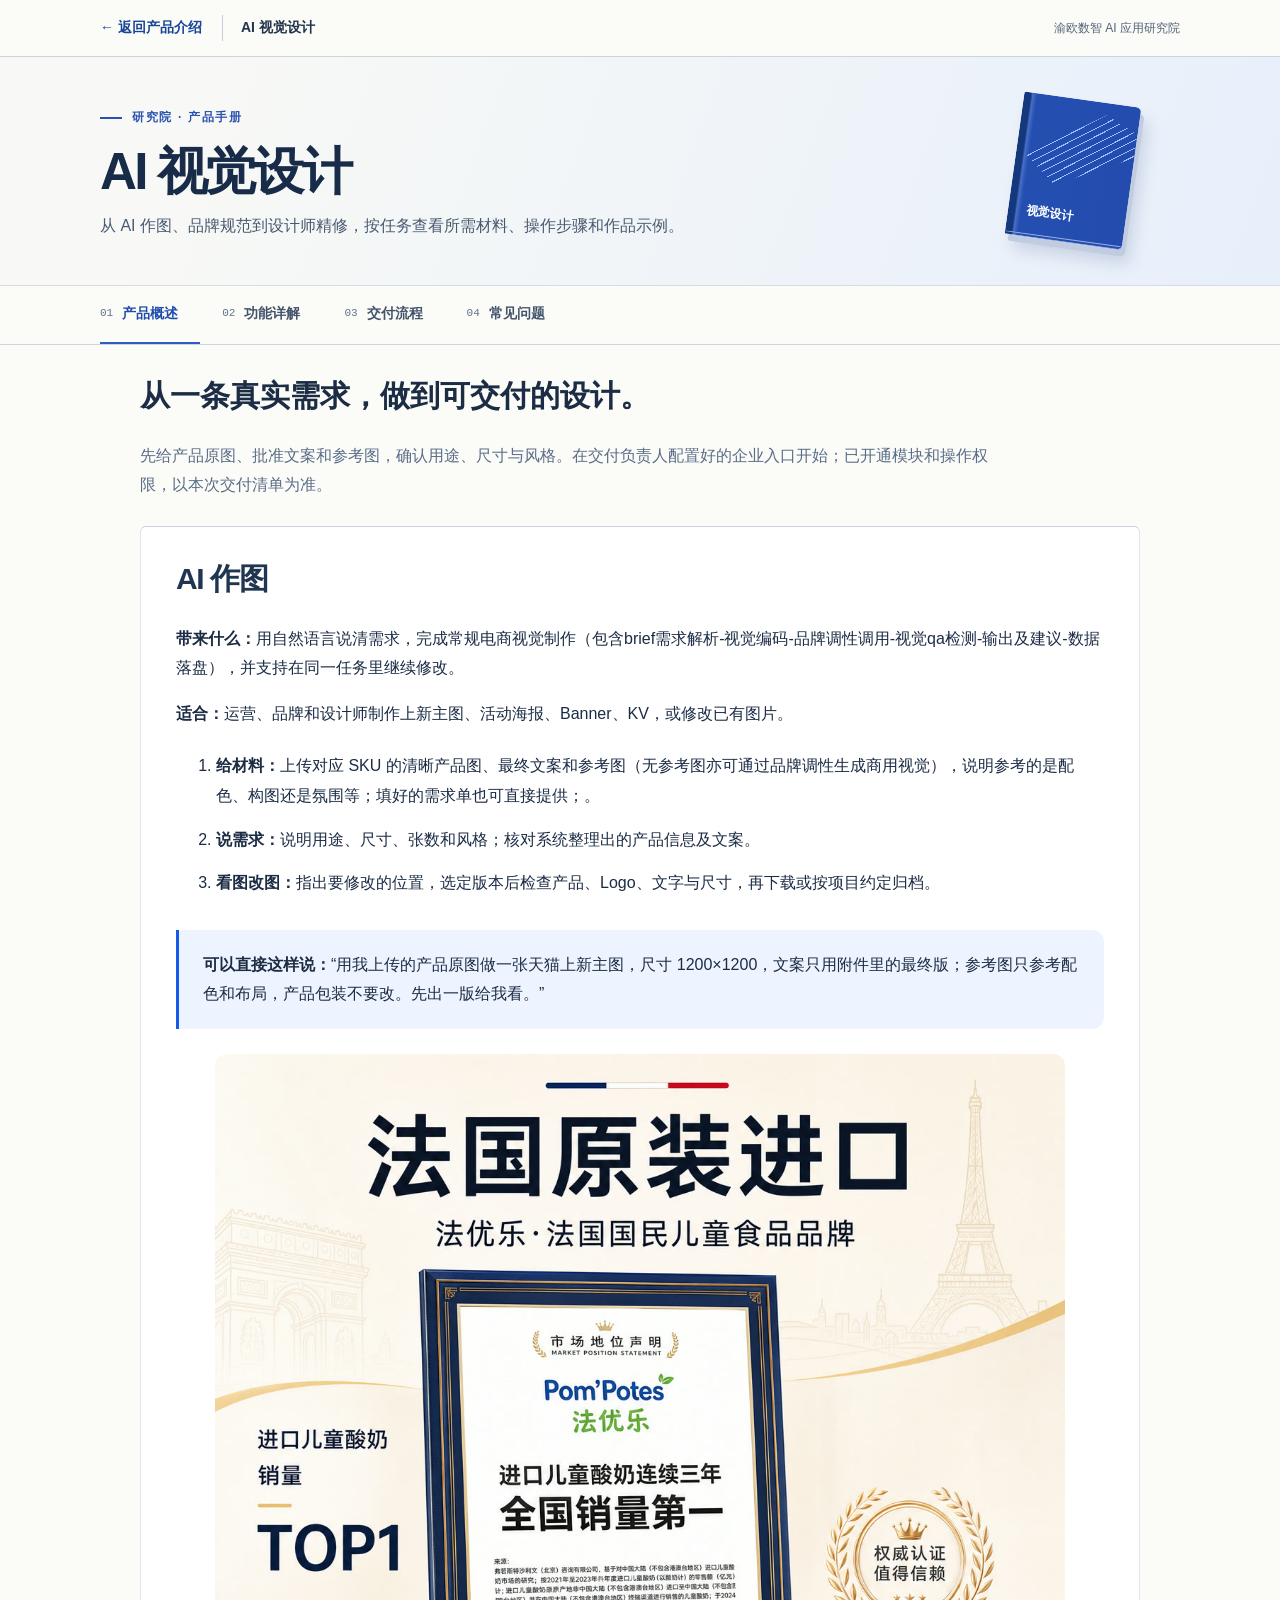
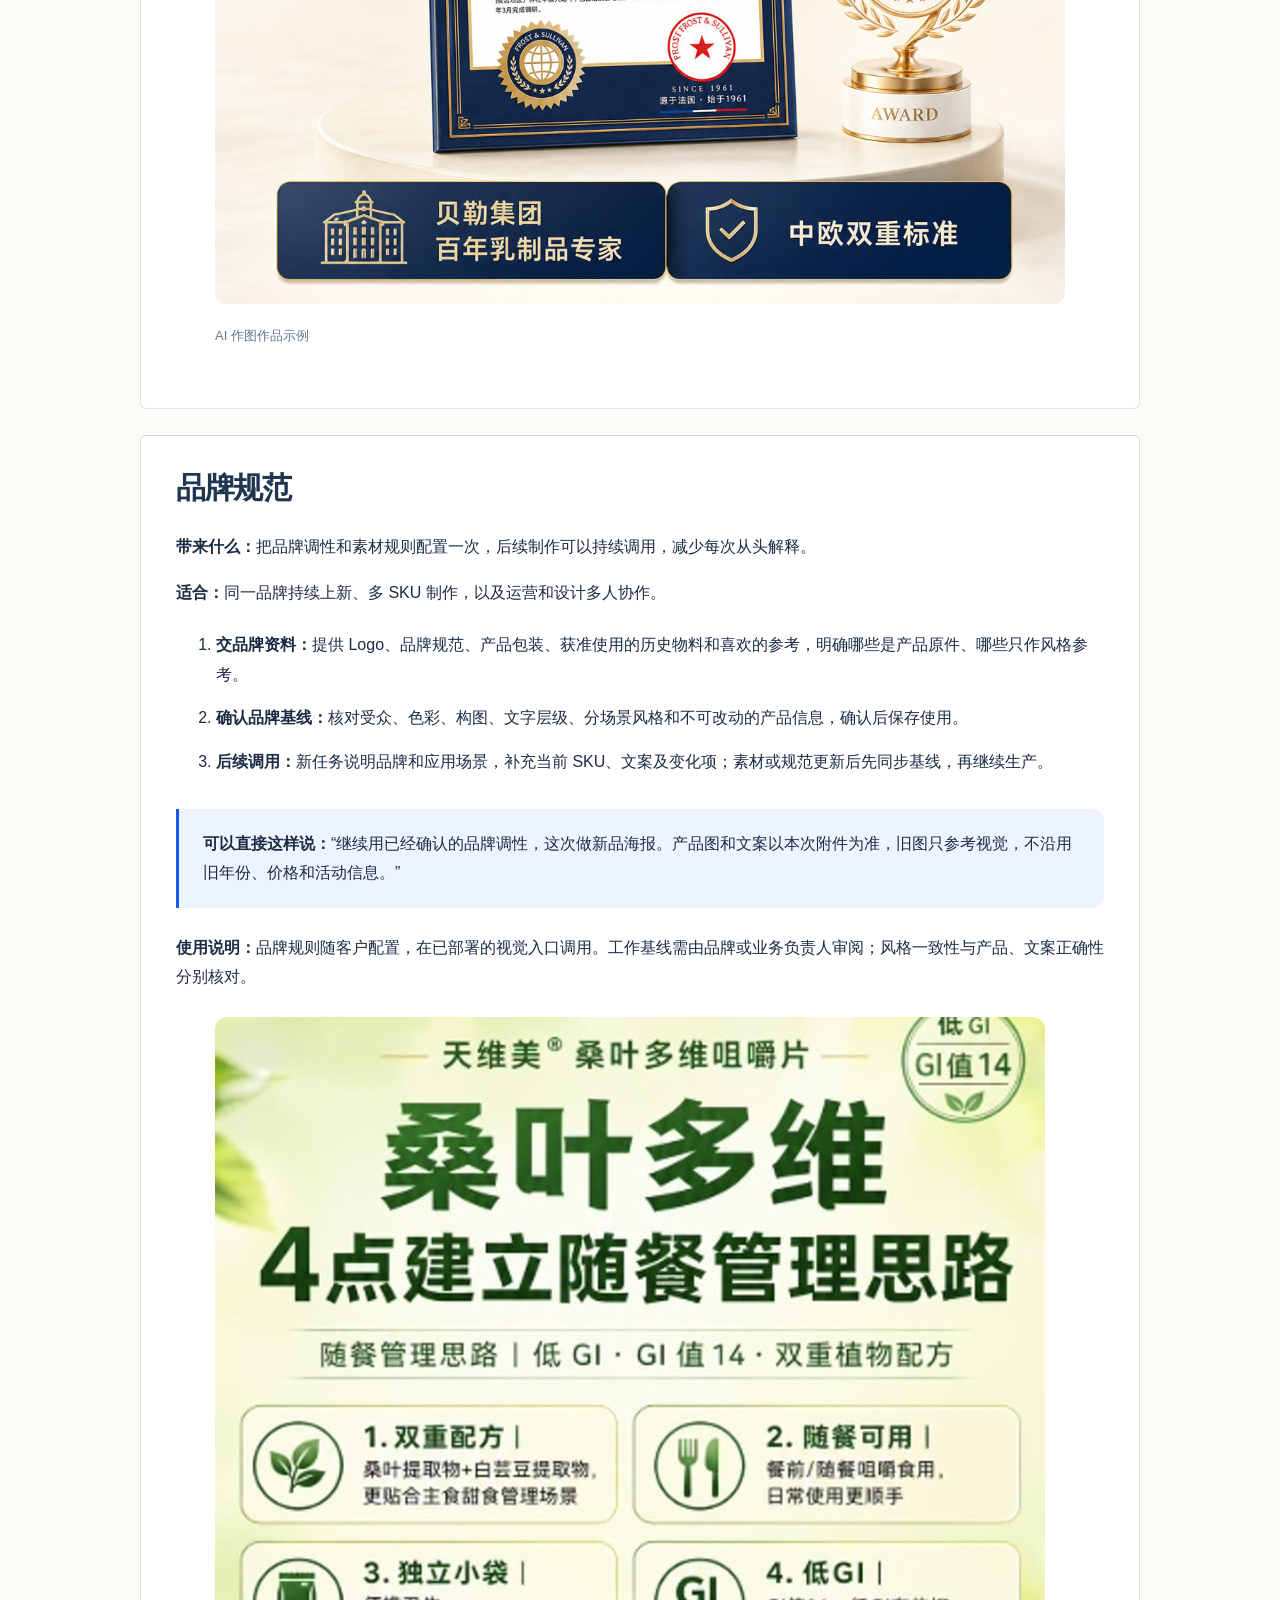
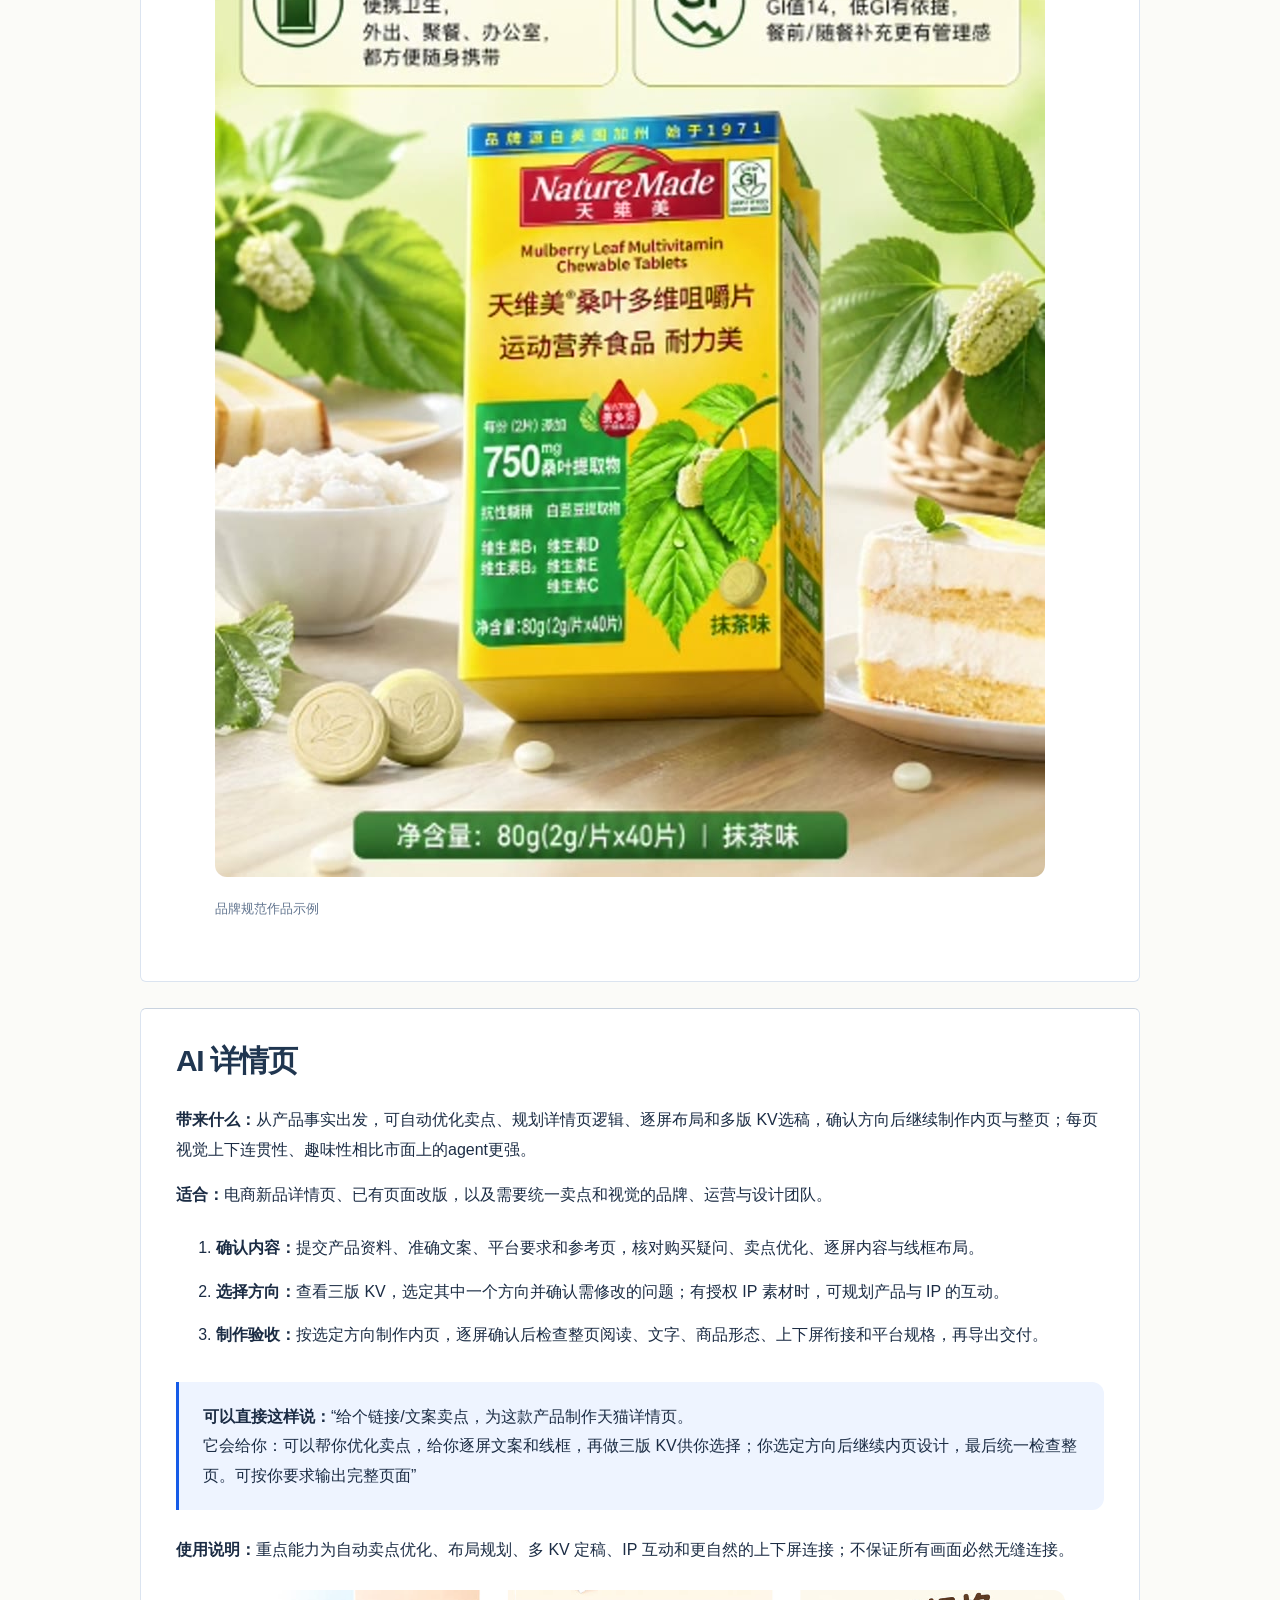
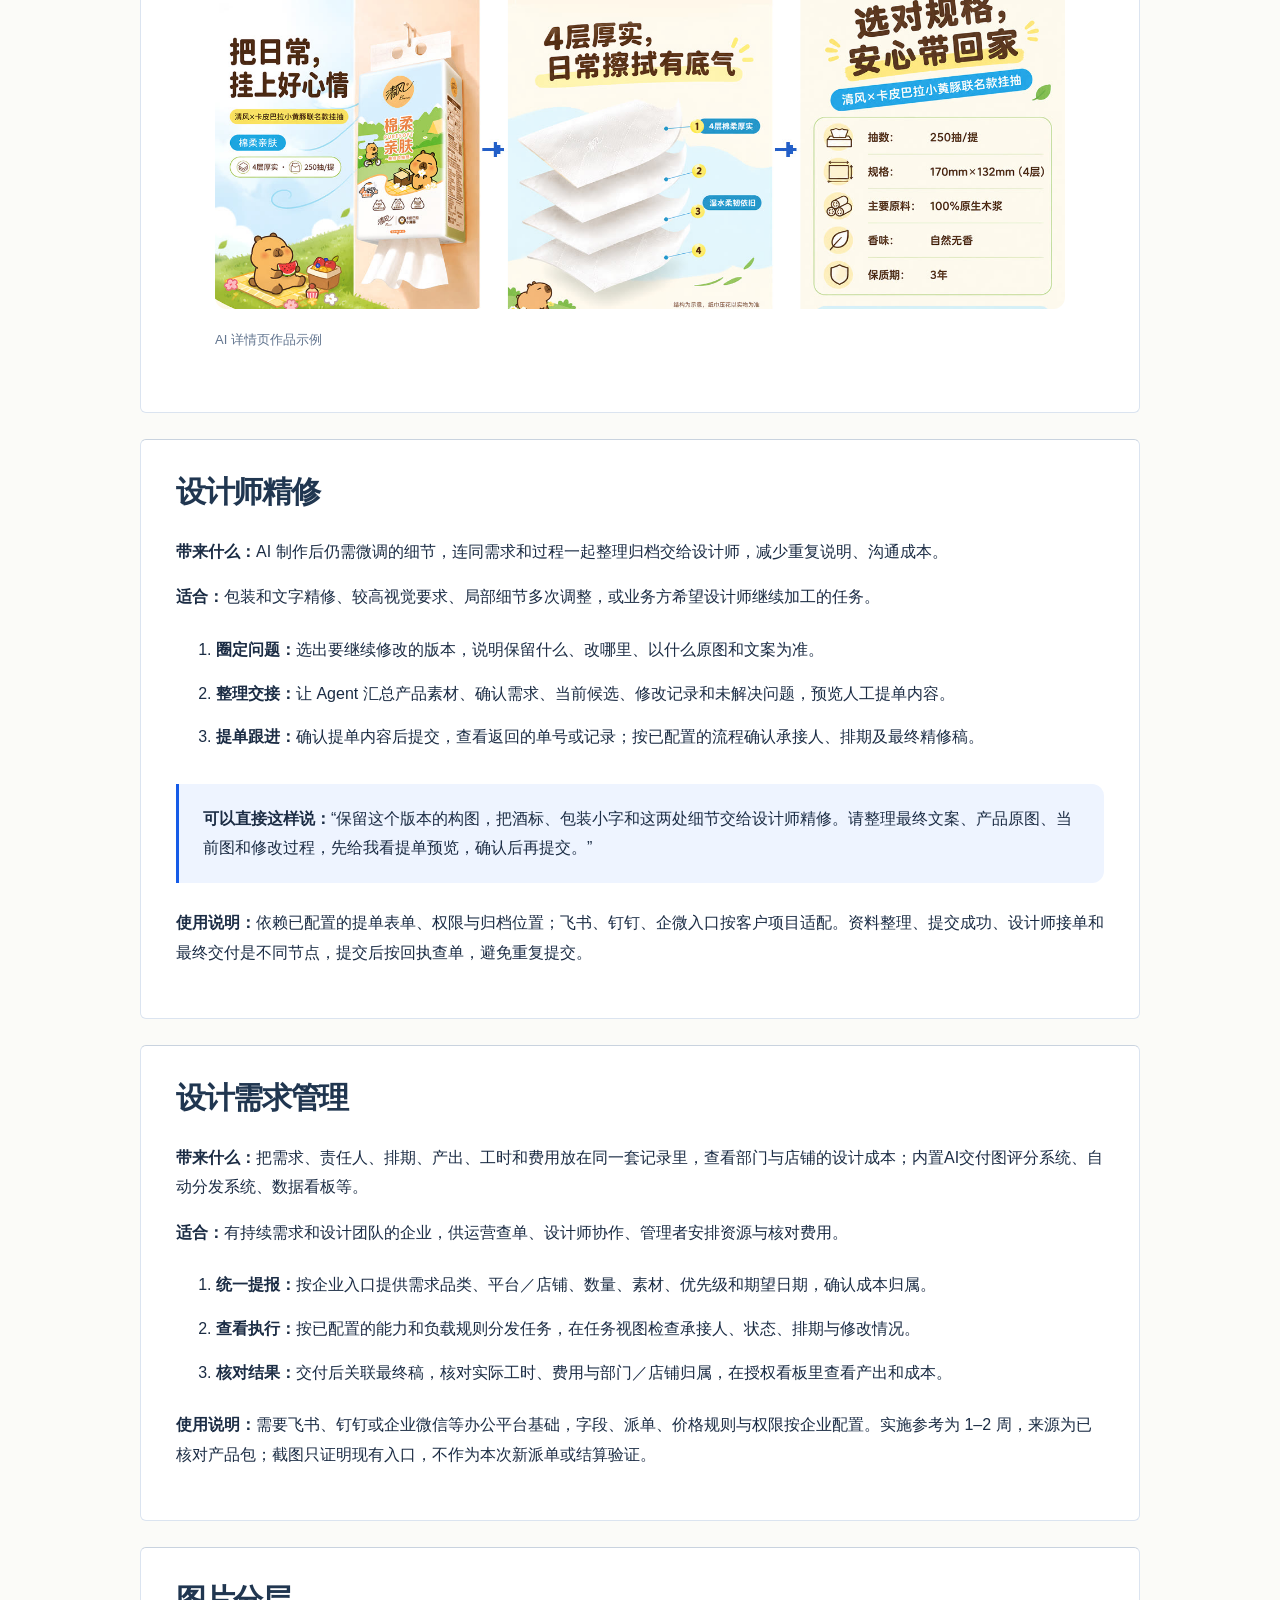
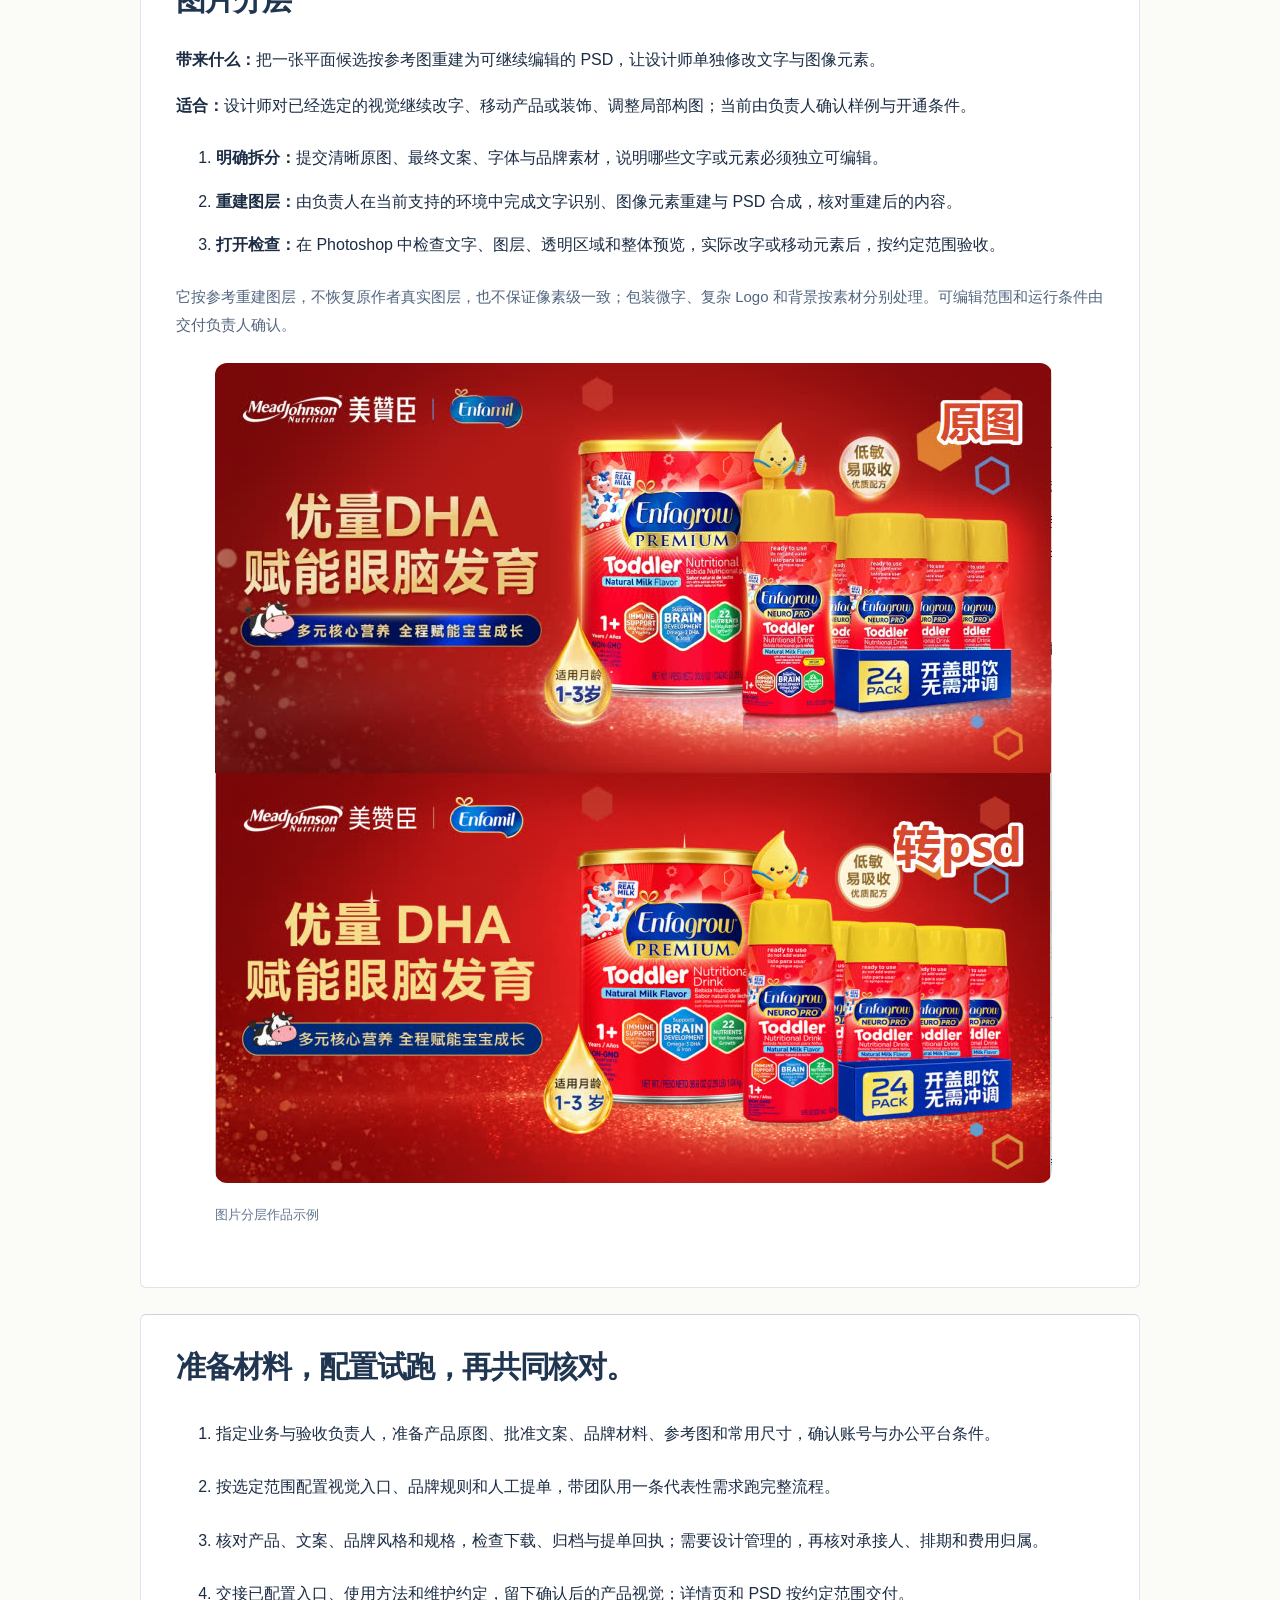
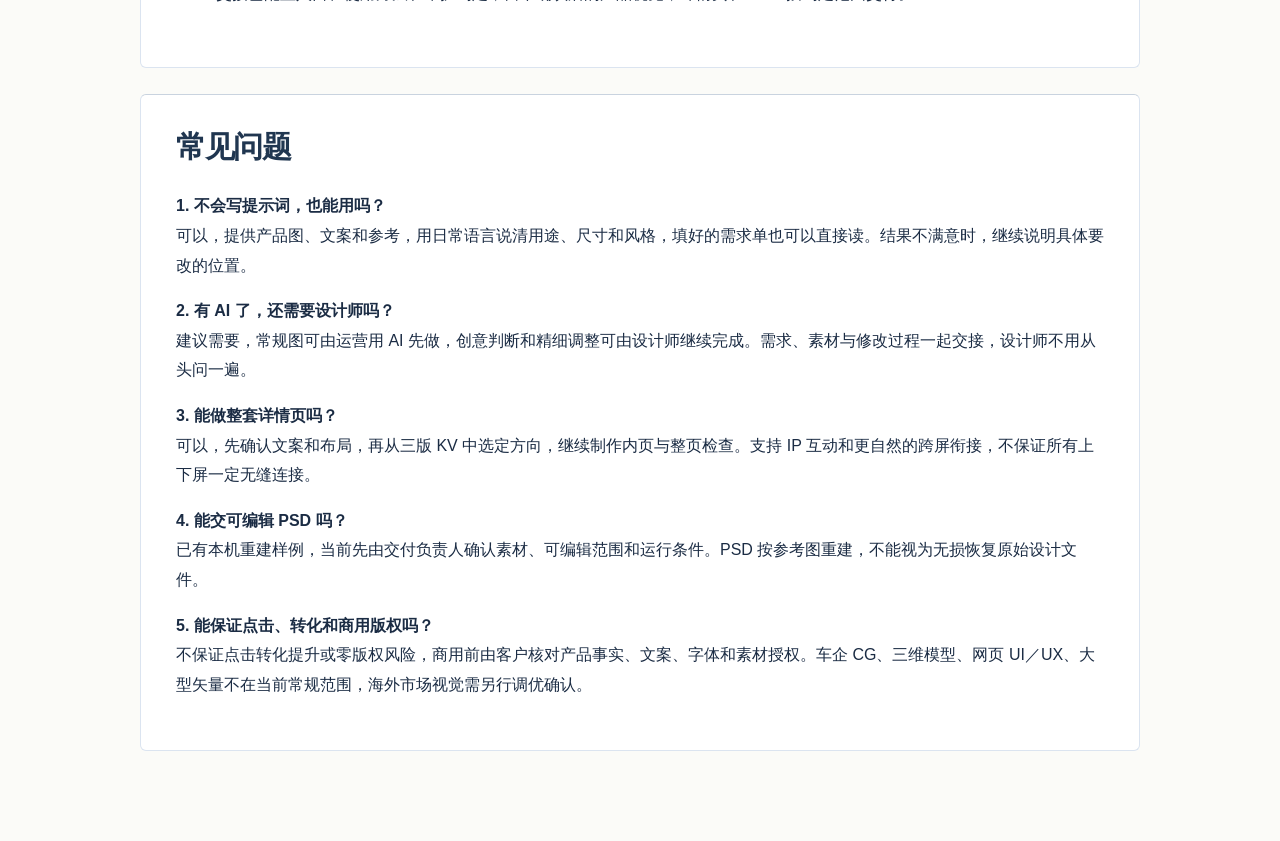
<file: manual-visual.html>
<!doctype html>
<html lang="zh-CN"><head><meta charset="utf-8"><meta name="viewport" content="width=device-width,initial-scale=1"><title>AI 视觉设计 · 使用手册</title><link rel="stylesheet" href="assets/manual.css"><script src="assets/manual.js" defer=""></script><link rel="stylesheet" href="assets/研究院.css"><link rel="stylesheet" href="assets/手册阅读.css"></head><body class="manual-visual manual-document" data-manual="visual"><div class="reader-bar"><div><a class="reader-back" href="visual.html">← 返回产品介绍</a><strong>AI 视觉设计</strong><span>渝欧数智 AI 应用研究院</span></div></div><div class="reader-cover"><div class="reader-inner"><div><span class="reader-label">研究院 · 产品手册</span><h1>AI 视觉设计</h1><p>从 AI 作图、品牌规范到设计师精修，按任务查看所需材料、操作步骤和作品示例。</p></div><div class="reader-book" aria-hidden="true"><i></i><b>视觉设计</b></div></div></div><nav class="reader-nav" aria-label="手册章节"><div><a href="#overview"><small>01</small>产品概述</a><a href="#ai-image"><small>02</small>功能详解</a><a href="#delivery"><small>03</small>交付流程</a><a href="#faq"><small>04</small>常见问题</a></div></nav><main><header id="overview"><h2>从一条真实需求，做到可交付的设计。</h2><p class="manual-lead">先给产品原图、批准文案和参考图，确认用途、尺寸与风格。在交付负责人配置好的企业入口开始；已开通模块和操作权限，以本次交付清单为准。</p></header><section class="manual-chapter" id="ai-image"><h2>AI 作图</h2><p><b>带来什么：</b>用自然语言说清需求，完成常规电商视觉制作（包含brief需求解析-视觉编码-品牌调性调用-视觉qa检测-输出及建议-数据落盘），并支持在同一任务里继续修改。</p><p><b>适合：</b>运营、品牌和设计师制作上新主图、活动海报、Banner、KV，或修改已有图片。</p><ol><li><b>给材料：</b>上传对应 SKU 的清晰产品图、最终文案和参考图（无参考图亦可通过品牌调性生成商用视觉），说明参考的是配色、构图还是氛围等；填好的需求单也可直接提供；。</li><li><b>说需求：</b>说明用途、尺寸、张数和风格；核对系统整理出的产品信息及文案。</li><li><b>看图改图：</b>指出要修改的位置，选定版本后检查产品、Logo、文字与尺寸，再下载或按项目约定归档。</li></ol><blockquote><p><b>可以直接这样说：</b>“用我上传的产品原图做一张天猫上新主图，尺寸 1200×1200，文案只用附件里的最终版；参考图只参考配色和布局，产品包装不要改。先出一版给我看。”</p></blockquote><figure class="manual-image"><img src="assets/visual/04_AI作图_成图.jpg" alt="AI 作图作品示例"><figcaption>AI 作图作品示例</figcaption></figure></section><section class="manual-chapter" id="brand"><h2>品牌规范</h2><p><b>带来什么：</b>把品牌调性和素材规则配置一次，后续制作可以持续调用，减少每次从头解释。</p><p><b>适合：</b>同一品牌持续上新、多 SKU 制作，以及运营和设计多人协作。</p><ol><li><b>交品牌资料：</b>提供 Logo、品牌规范、产品包装、获准使用的历史物料和喜欢的参考，明确哪些是产品原件、哪些只作风格参考。</li><li><b>确认品牌基线：</b>核对受众、色彩、构图、文字层级、分场景风格和不可改动的产品信息，确认后保存使用。</li><li><b>后续调用：</b>新任务说明品牌和应用场景，补充当前 SKU、文案及变化项；素材或规范更新后先同步基线，再继续生产。</li></ol><blockquote><p><b>可以直接这样说：</b>“继续用已经确认的品牌调性，这次做新品海报。产品图和文案以本次附件为准，旧图只参考视觉，不沿用旧年份、价格和活动信息。”</p></blockquote><p><b>使用说明：</b>品牌规则随客户配置，在已部署的视觉入口调用。工作基线需由品牌或业务负责人审阅；风格一致性与产品、文案正确性分别核对。</p><figure class="manual-image"><img src="assets/visual/05_品牌规范_海报静帧.jpg" alt="品牌规范作品示例"><figcaption>品牌规范作品示例</figcaption></figure></section><section class="manual-chapter" id="detail-page"><h2>AI 详情页</h2><p><b>带来什么：</b>从产品事实出发，可自动优化卖点、规划详情页逻辑、逐屏布局和多版 KV选稿，确认方向后继续制作内页与整页；每页视觉上下连贯性、趣味性相比市面上的agent更强。</p><p><b>适合：</b>电商新品详情页、已有页面改版，以及需要统一卖点和视觉的品牌、运营与设计团队。</p><ol><li><b>确认内容：</b>提交产品资料、准确文案、平台要求和参考页，核对购买疑问、卖点优化、逐屏内容与线框布局。</li><li><b>选择方向：</b>查看三版 KV，选定其中一个方向并确认需修改的问题；有授权 IP 素材时，可规划产品与 IP 的互动。</li><li><b>制作验收：</b>按选定方向制作内页，逐屏确认后检查整页阅读、文字、商品形态、上下屏衔接和平台规格，再导出交付。</li></ol><blockquote><p><b>可以直接这样说：</b>“给个链接/文案卖点，为这款产品制作天猫详情页。<br>它会给你：可以帮你优化卖点，给你逐屏文案和线框，再做三版 KV供你选择；你选定方向后继续内页设计，最后统一检查整页。可按你要求输出完整页面”</p></blockquote><p><b>使用说明：</b>重点能力为自动卖点优化、布局规划、多 KV 定稿、IP 互动和更自然的上下屏连接；不保证所有画面必然无缝连接。</p><figure class="manual-image"><img src="assets/visual/06_AI详情页_整页三联.jpg" alt="AI 详情页作品示例"><figcaption>AI 详情页作品示例</figcaption></figure></section><section class="manual-chapter" id="designer-refine"><h2>设计师精修</h2><p><b>带来什么：</b>AI 制作后仍需微调的细节，连同需求和过程一起整理归档交给设计师，减少重复说明、沟通成本。</p><p><b>适合：</b>包装和文字精修、较高视觉要求、局部细节多次调整，或业务方希望设计师继续加工的任务。</p><ol><li><b>圈定问题：</b>选出要继续修改的版本，说明保留什么、改哪里、以什么原图和文案为准。</li><li><b>整理交接：</b>让 Agent 汇总产品素材、确认需求、当前候选、修改记录和未解决问题，预览人工提单内容。</li><li><b>提单跟进：</b>确认提单内容后提交，查看返回的单号或记录；按已配置的流程确认承接人、排期及最终精修稿。</li></ol><blockquote><p><b>可以直接这样说：</b>“保留这个版本的构图，把酒标、包装小字和这两处细节交给设计师精修。请整理最终文案、产品原图、当前图和修改过程，先给我看提单预览，确认后再提交。”</p></blockquote><p><b>使用说明：</b>依赖已配置的提单表单、权限与归档位置；飞书、钉钉、企微入口按客户项目适配。资料整理、提交成功、设计师接单和最终交付是不同节点，提交后按回执查单，避免重复提交。</p></section><section class="manual-chapter" id="design-management"><h2>设计需求管理</h2><p><b>带来什么：</b>把需求、责任人、排期、产出、工时和费用放在同一套记录里，查看部门与店铺的设计成本；内置AI交付图评分系统、自动分发系统、数据看板等。</p><p><b>适合：</b>有持续需求和设计团队的企业，供运营查单、设计师协作、管理者安排资源与核对费用。</p><ol><li><b>统一提报：</b>按企业入口提供需求品类、平台／店铺、数量、素材、优先级和期望日期，确认成本归属。</li><li><b>查看执行：</b>按已配置的能力和负载规则分发任务，在任务视图检查承接人、状态、排期与修改情况。</li><li><b>核对结果：</b>交付后关联最终稿，核对实际工时、费用与部门／店铺归属，在授权看板里查看产出和成本。</li></ol><p><b>使用说明：</b>需要飞书、钉钉或企业微信等办公平台基础，字段、派单、价格规则与权限按企业配置。实施参考为 1–2 周，来源为已核对产品包；截图只证明现有入口，不作为本次新派单或结算验证。</p></section><section class="manual-chapter" id="image-layers"><h2>图片分层</h2><p><b>带来什么：</b>把一张平面候选按参考图重建为可继续编辑的 PSD，让设计师单独修改文字与图像元素。</p><p><b>适合：</b>设计师对已经选定的视觉继续改字、移动产品或装饰、调整局部构图；当前由负责人确认样例与开通条件。</p><ol><li><b>明确拆分：</b>提交清晰原图、最终文案、字体与品牌素材，说明哪些文字或元素必须独立可编辑。</li><li><b>重建图层：</b>由负责人在当前支持的环境中完成文字识别、图像元素重建与 PSD 合成，核对重建后的内容。</li><li><b>打开检查：</b>在 Photoshop 中检查文字、图层、透明区域和整体预览，实际改字或移动元素后，按约定范围验收。</li></ol><p class="manual-boundary">它按参考重建图层，不恢复原作者真实图层，也不保证像素级一致；包装微字、复杂 Logo 和背景按素材分别处理。可编辑范围和运行条件由交付负责人确认。</p><figure class="manual-image"><img src="assets/visual/13b_图片分层_对比_美赞臣.jpg" alt="图片分层作品示例"><figcaption>图片分层作品示例</figcaption></figure></section><section class="manual-chapter" id="delivery"><h2>准备材料，配置试跑，再共同核对。</h2><ol class="manual-step-list"><li>指定业务与验收负责人，准备产品原图、批准文案、品牌材料、参考图和常用尺寸，确认账号与办公平台条件。</li><li>按选定范围配置视觉入口、品牌规则和人工提单，带团队用一条代表性需求跑完整流程。</li><li>核对产品、文案、品牌风格和规格，检查下载、归档与提单回执；需要设计管理的，再核对承接人、排期和费用归属。</li><li>交接已配置入口、使用方法和维护约定，留下确认后的产品视觉；详情页和 PSD 按约定范围交付。</li></ol></section><section class="manual-chapter" id="faq"><h2>常见问题</h2><p><b>1. 不会写提示词，也能用吗？</b><br>可以，提供产品图、文案和参考，用日常语言说清用途、尺寸和风格，填好的需求单也可以直接读。结果不满意时，继续说明具体要改的位置。</p><p><b>2. 有 AI 了，还需要设计师吗？</b><br>建议需要，常规图可由运营用 AI 先做，创意判断和精细调整可由设计师继续完成。需求、素材与修改过程一起交接，设计师不用从头问一遍。</p><p><b>3. 能做整套详情页吗？</b><br>可以，先确认文案和布局，再从三版 KV 中选定方向，继续制作内页与整页检查。支持 IP 互动和更自然的跨屏衔接，不保证所有上下屏一定无缝连接。</p><p><b>4. 能交可编辑 PSD 吗？</b><br>已有本机重建样例，当前先由交付负责人确认素材、可编辑范围和运行条件。PSD 按参考图重建，不能视为无损恢复原始设计文件。</p><p><b>5. 能保证点击、转化和商用版权吗？</b><br>不保证点击转化提升或零版权风险，商用前由客户核对产品事实、文案、字体和素材授权。车企 CG、三维模型、网页 UI／UX、大型矢量不在当前常规范围，海外市场视觉需另行调优确认。</p></section></main></body></html>
</file>
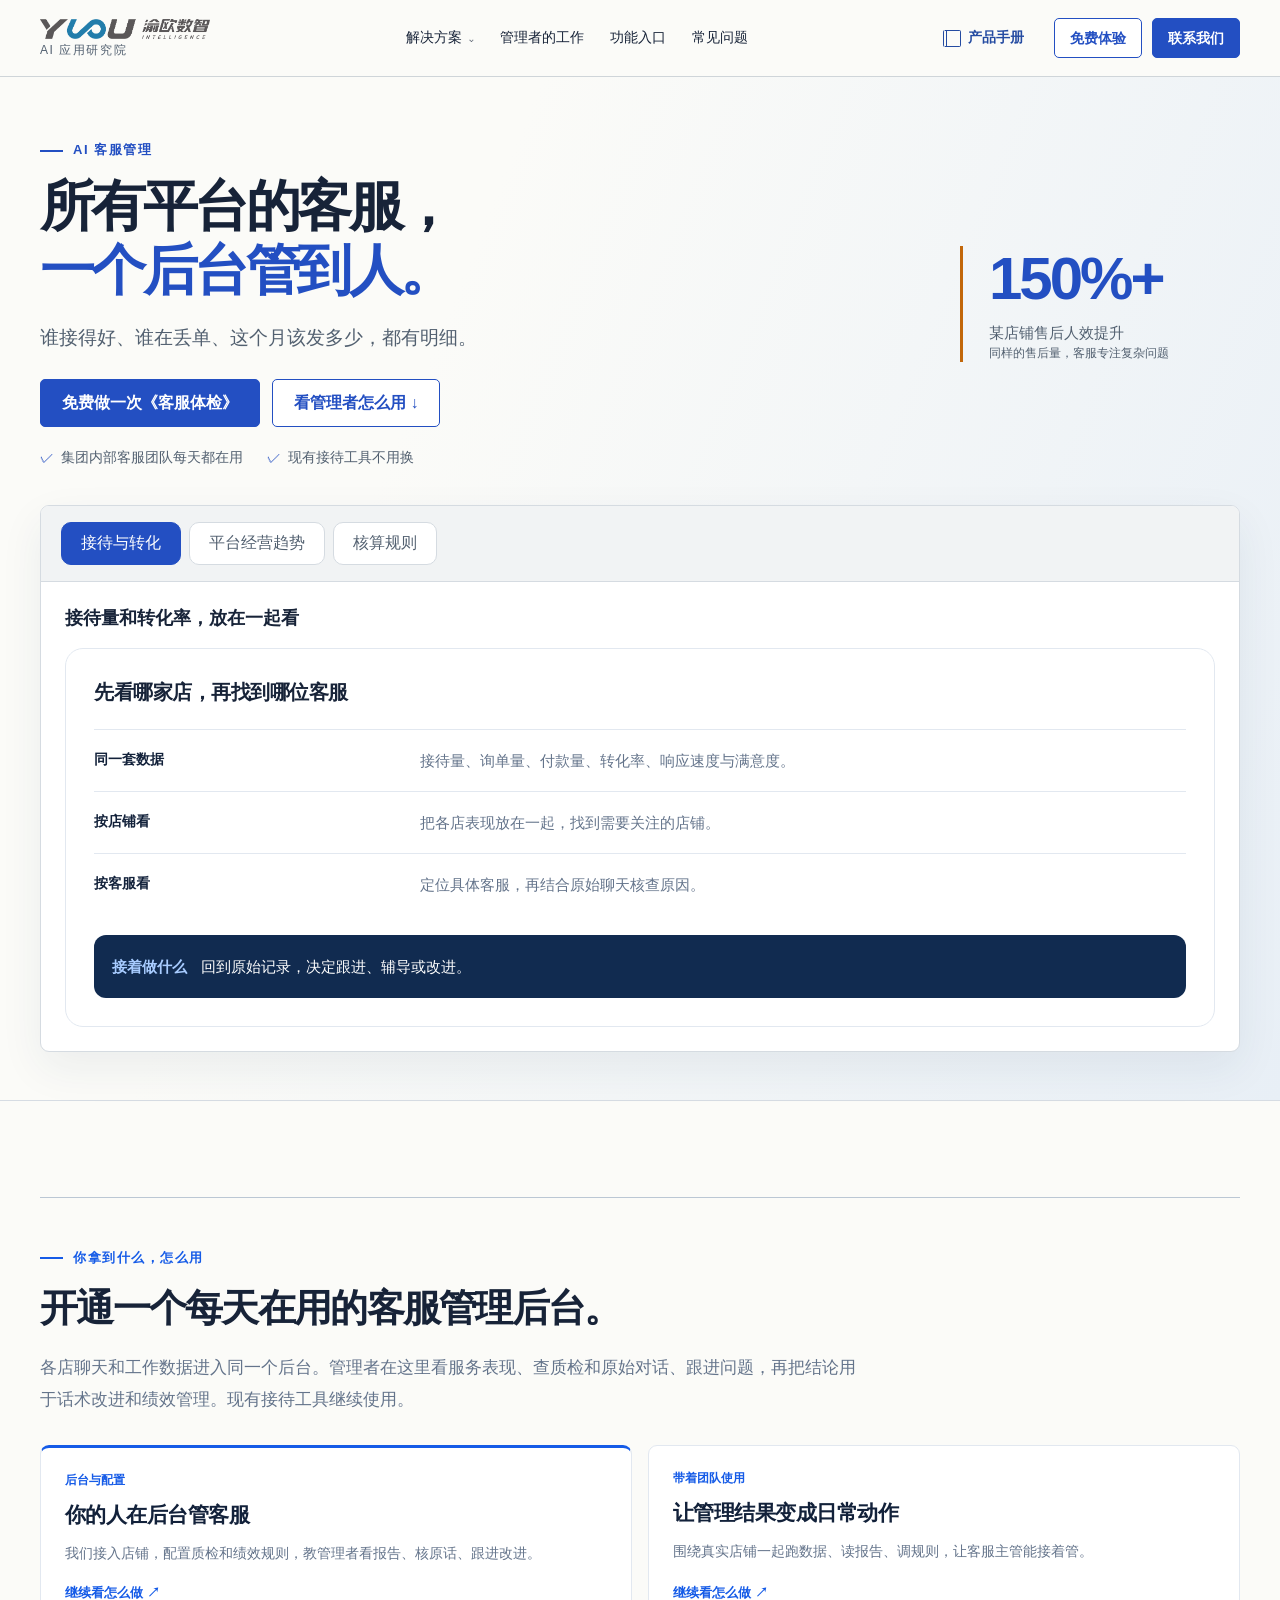
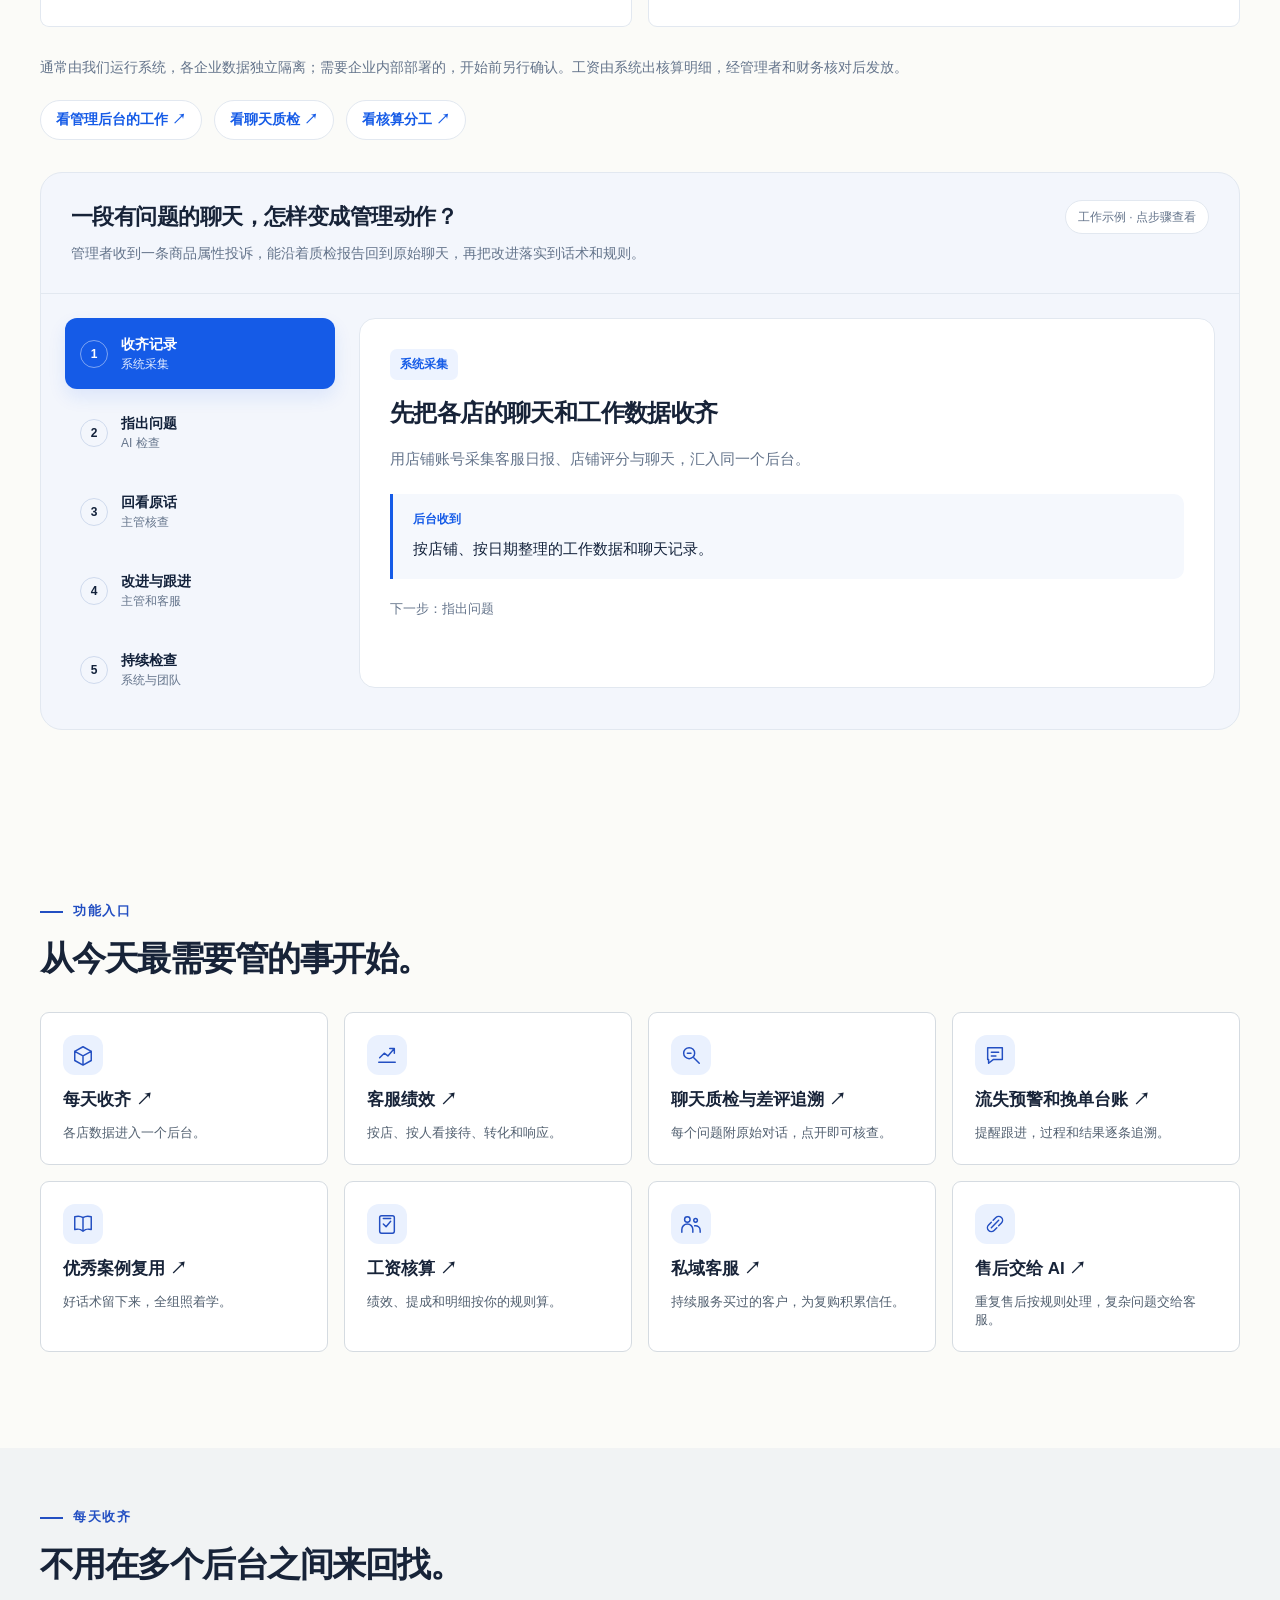
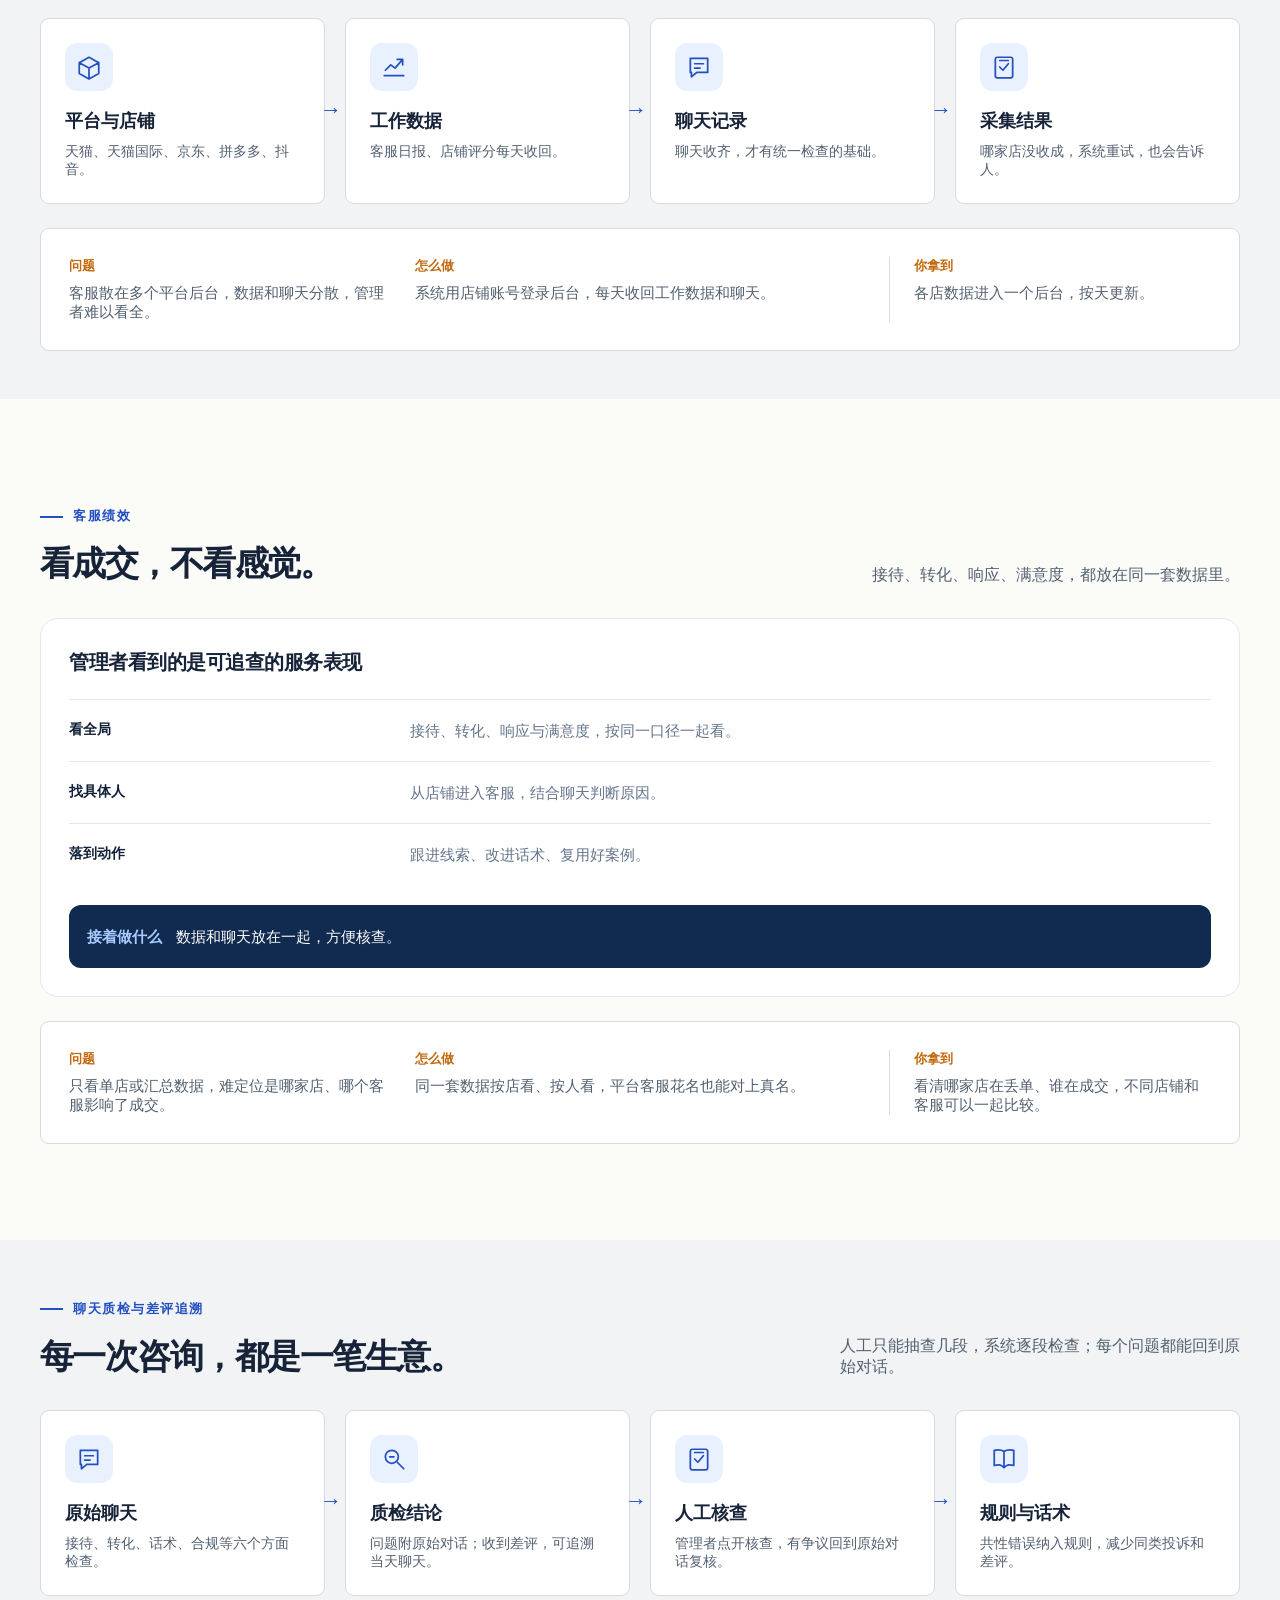
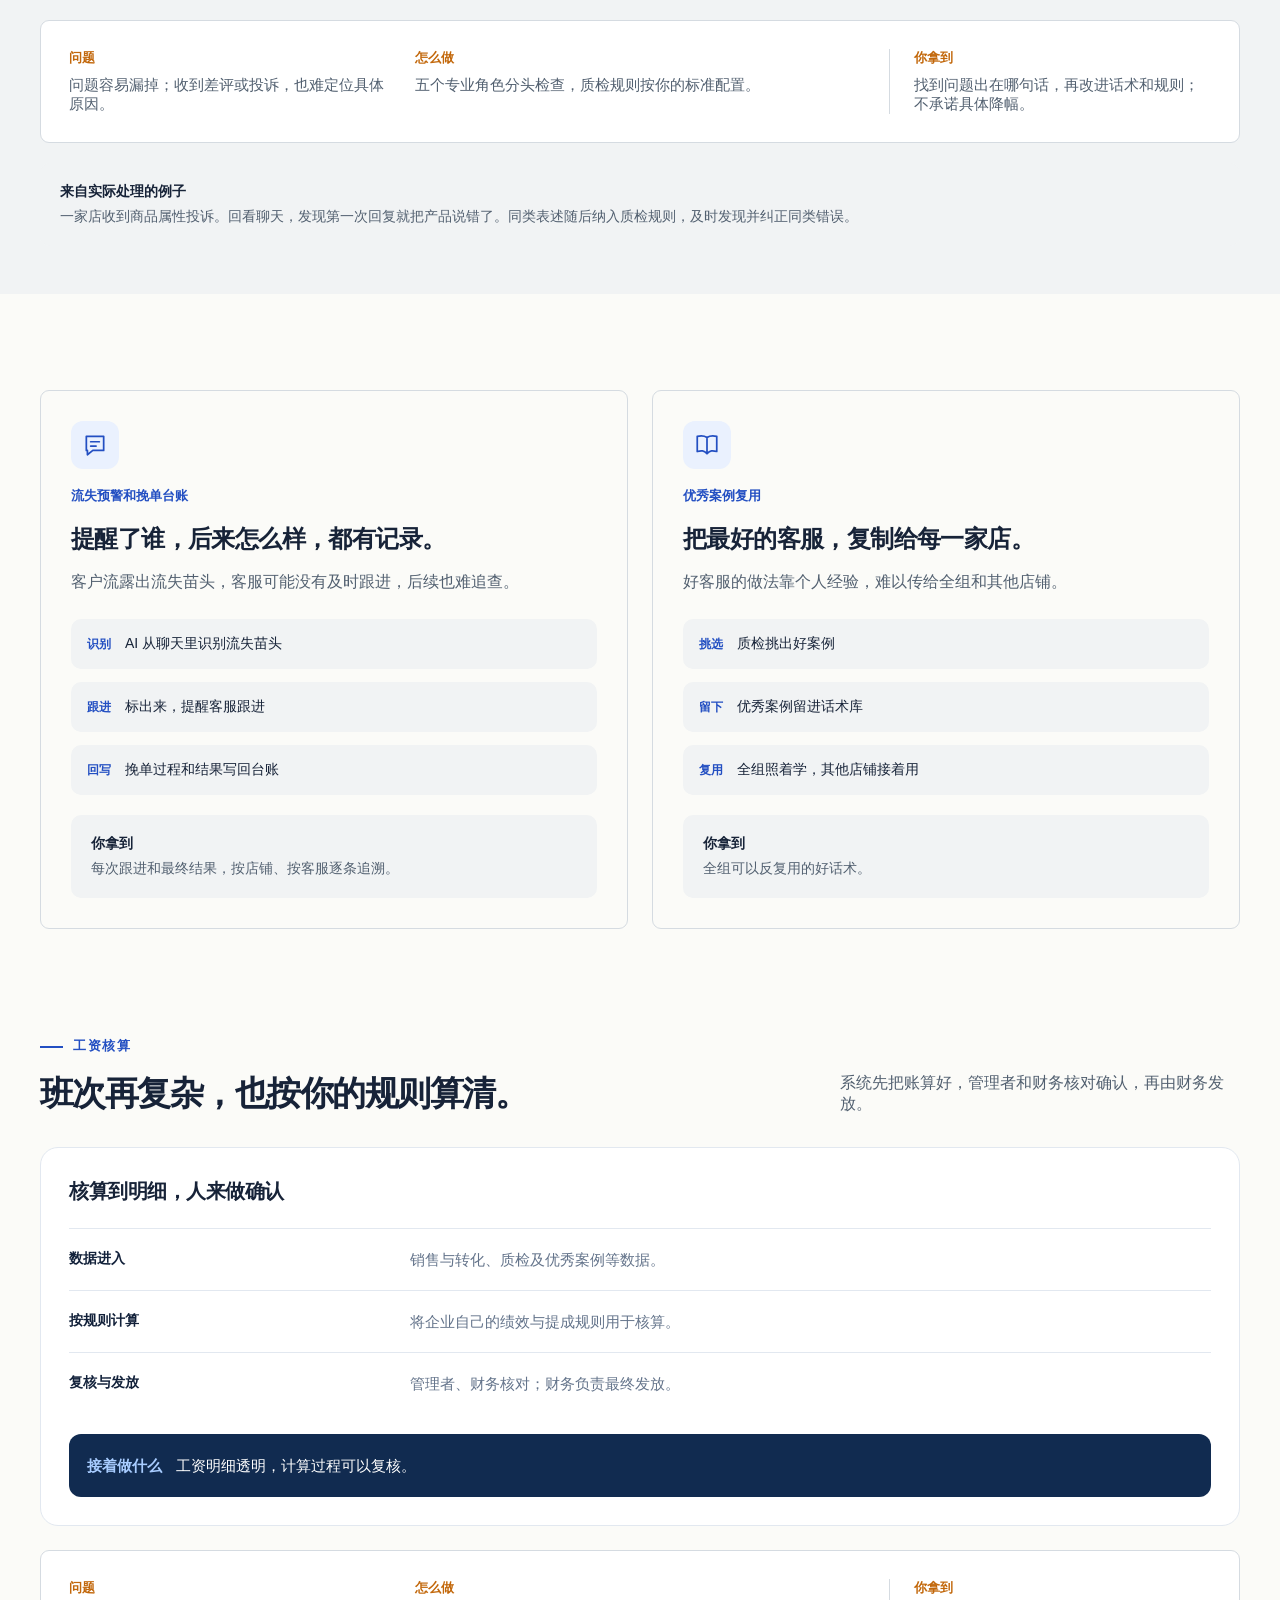
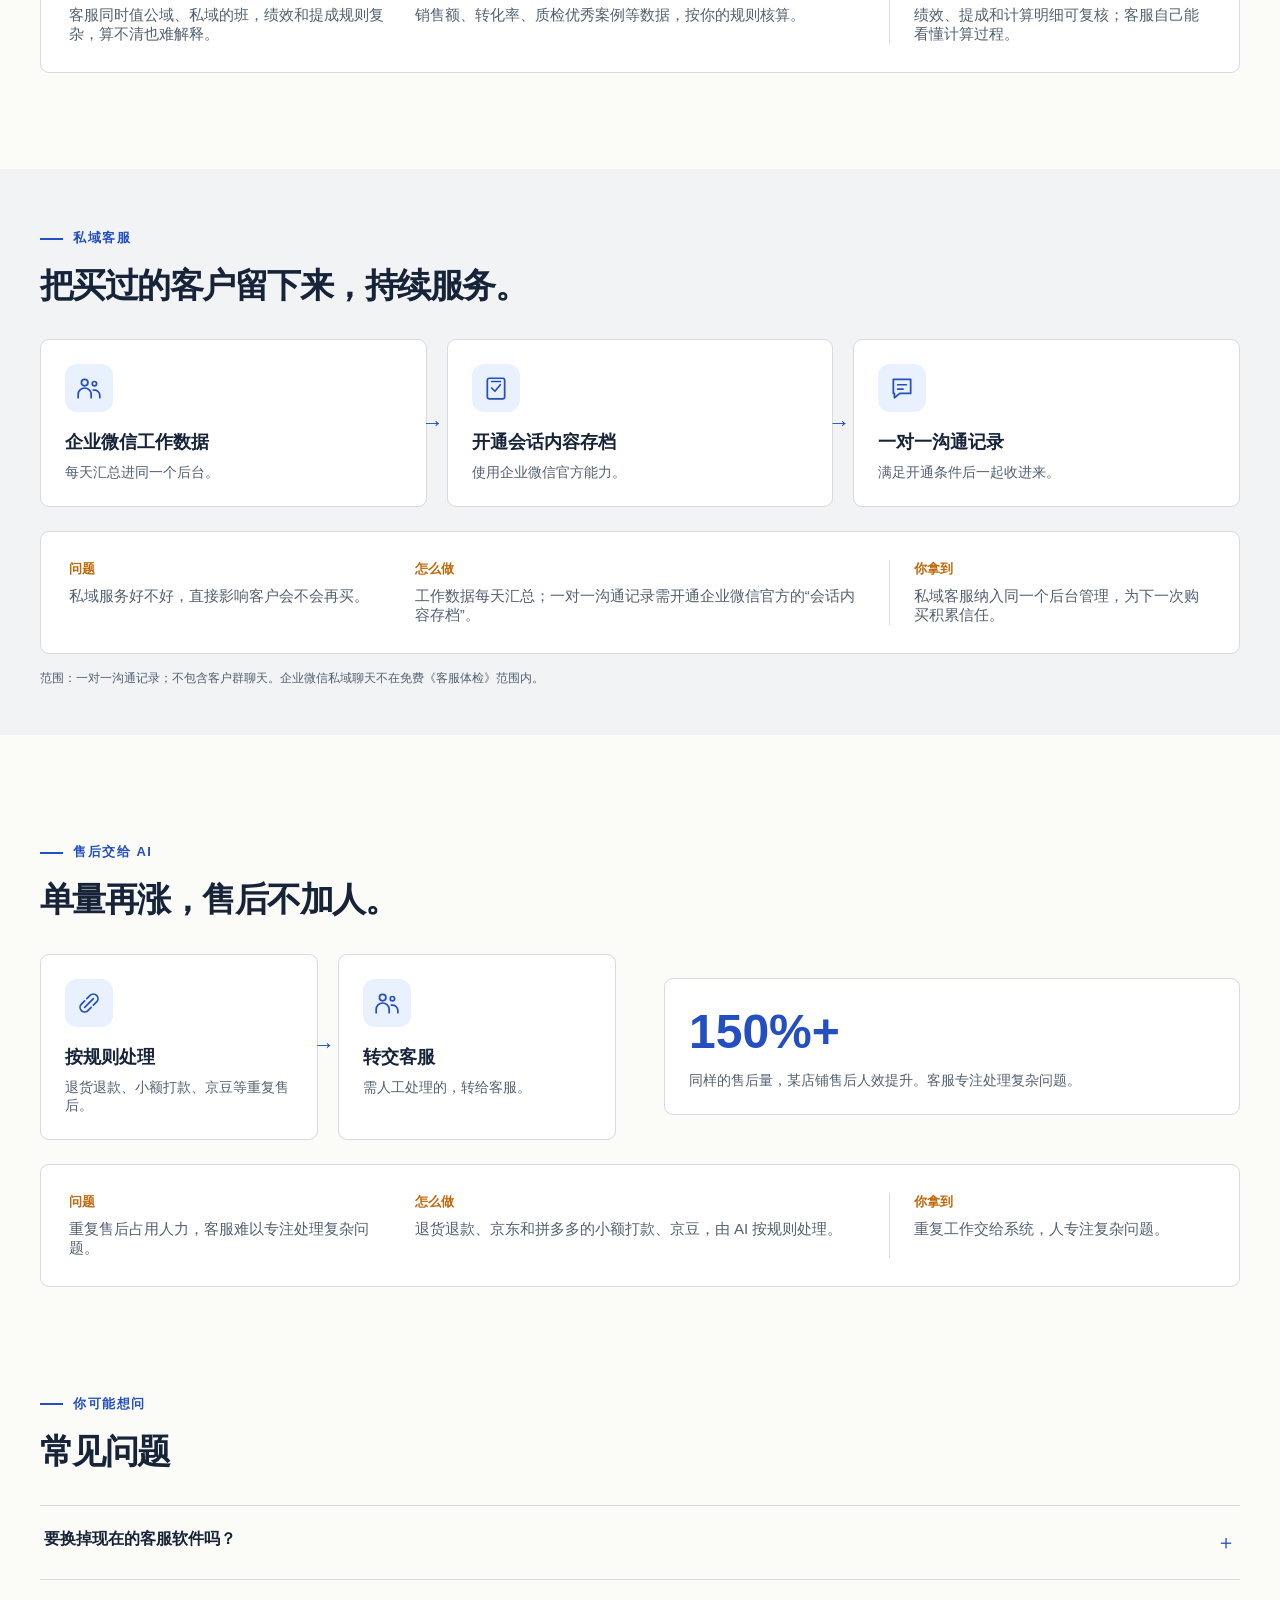
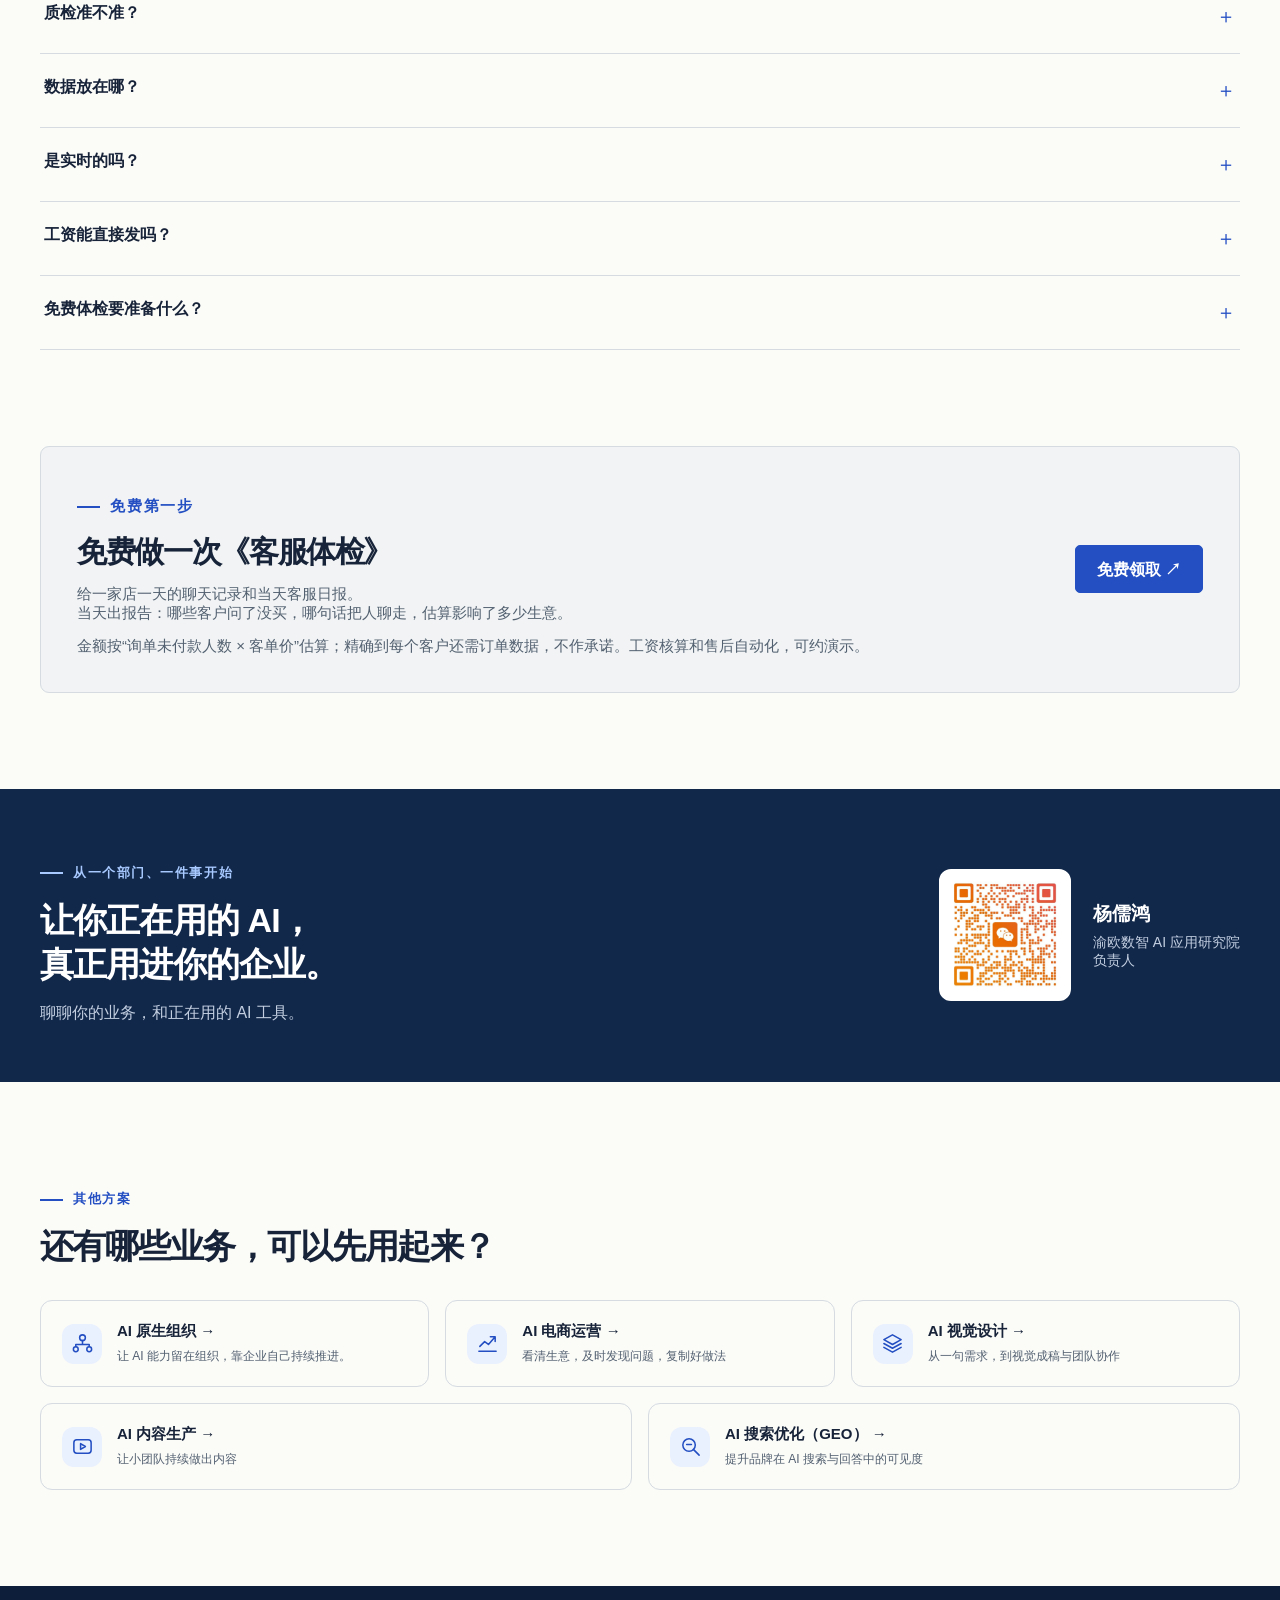
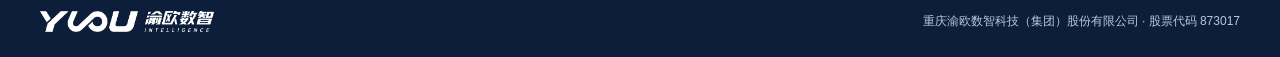
<file: service.html>
<!doctype html>
<html lang="zh-CN"><head><meta charset="utf-8"><meta name="viewport" content="width=device-width,initial-scale=1"><meta name="description" content="所有平台的客服，一个后台管到人。谁接得好、谁在丢单、这个月该发多少，都有明细。"><title>AI 客服管理 · 一个后台管到人｜渝欧数智 AI 应用研究院</title><link rel="stylesheet" href="assets/site.css"><style>.product-page{--p-gap:24px}.p-section{margin-top:var(--section-gap)}.p-hero{padding:64px 0 48px;background:linear-gradient(145deg,var(--color-white),var(--color-soft))}.p-hero h1{max-width:900px}.p-lead{font-size:19px;max-width:760px;margin-top:22px}.p-proof{display:flex;flex-wrap:wrap;gap:12px 24px;margin-top:22px;font-size:14px;color:var(--color-muted)}.p-proof span:before{content:'✓';color:var(--color-primary);margin-right:7px}.p-hero-top{display:grid;grid-template-columns:1fr 280px;gap:48px;align-items:center}.p-metric{border-left:3px solid var(--color-accent);padding-left:26px}.p-metric b{font-size:60px;letter-spacing:-.05em;line-height:1.1;color:var(--color-primary);display:block}.p-metric p{font-size:15px;margin-top:12px}.p-metric small{font-size:12px;color:var(--color-muted)}.p-dashboard{margin-top:38px;border:1px solid var(--color-line);border-radius:var(--radius);overflow:hidden;background:var(--color-white)}.p-tabs{display:flex;gap:8px;overflow-x:auto;padding:16px 20px;background:var(--color-soft);border-bottom:1px solid var(--color-line)}.p-tabs button{border:1px solid var(--color-line);padding:10px 19px;white-space:nowrap;border-radius:10px;background:var(--color-white);color:var(--color-muted)}.p-tabs button[aria-selected=true]{background:var(--color-primary);border-color:var(--color-primary);color:var(--color-white)}.p-tab-panel{padding:24px}.p-tab-panel[hidden]{display:none}.p-tab-title{display:flex;justify-content:space-between;gap:20px;align-items:center;margin-bottom:18px}.p-tab-title b{font-size:18px}.p-tab-title small{font-size:12px;color:var(--color-muted)}.p-image-scroll{max-width:100%;overflow-x:auto;overscroll-behavior-x:contain;border-radius:var(--radius);background:var(--color-soft);scrollbar-width:thin}.p-image-scroll img{margin-inline:auto}.p-image-scroll img.p-native{max-width:none;height:auto;flex-shrink:0;margin-inline:auto}.p-figure{margin:0}.p-figure figcaption{font-size:12px;line-height:1.6;color:var(--color-muted);margin-top:12px}.p-tab-panel .p-figure{max-width:100%;margin:auto}.p-tab-panel .p-image-scroll:has(img[style*="840"]){max-width:840px;margin:auto}.p-nav-grid{display:grid;grid-template-columns:repeat(4,1fr);gap:16px}.p-nav-card{border:1px solid var(--color-line);border-radius:var(--radius);padding:22px;display:flex;flex-direction:column;gap:13px;background:var(--color-white)}.p-nav-card:hover{background:var(--color-soft);border-color:var(--color-primary)}.p-nav-card b{font-size:17px}.p-nav-card p{font-size:13px}.p-nav-card .icon{width:40px;height:40px}.p-nav-card .icon svg{width:22px;height:22px}.p-flow{display:grid;grid-template-columns:repeat(4,1fr);gap:20px}.p-flow>div{position:relative;border:1px solid var(--color-line);border-radius:var(--radius);padding:24px;background:var(--color-white)}.p-flow>div:not(:last-child):after{content:'→';position:absolute;right:-18px;top:42%;font-size:22px;color:var(--color-primary);z-index:1}.p-flow b{display:block;margin:18px 0 10px;font-size:18px}.p-flow p{font-size:14px}.p-flow.three{grid-template-columns:repeat(3,1fr)}.p-triplet{display:grid;grid-template-columns:1fr 1.4fr 1fr;gap:24px;padding:28px;border:1px solid var(--color-line);border-radius:var(--radius);background:var(--color-white);margin-top:24px}.p-triplet small{font-size:13px;font-weight:700;color:var(--color-accent);display:block;margin-bottom:9px}.p-triplet p{font-size:15px}.p-triplet>div:last-child{border-left:1px solid var(--color-line);padding-left:24px}.p-band{padding-block:48px;background:var(--color-soft)}.p-feature-head{display:flex;align-items:start;gap:20px;margin-bottom:28px}.p-feature-head p{font-size:15px;margin-top:14px;max-width:780px}.p-feature-head h2{font-size:30px}.p-hint{font-size:12px;color:var(--color-muted);margin-top:16px}.p-columns{display:grid;grid-template-columns:1fr 1fr;gap:24px}.p-columns>article{border:1px solid var(--color-line);border-radius:var(--radius);padding:30px;min-width:0}.p-columns h3{font-size:24px;margin:18px 0}.p-vertical-flow{display:flex;flex-direction:column;gap:13px;margin-top:26px}.p-vertical-flow span{display:flex;align-items:center;gap:14px;padding:16px;background:var(--color-soft);border-radius:10px;font-size:14px}.p-vertical-flow span b{font-size:12px;color:var(--color-primary);font-weight:650}.p-two{display:grid;grid-template-columns:1fr 1fr;gap:48px;align-items:center}.p-delivery{margin-top:20px;padding:20px;background:var(--color-soft);border-radius:10px;font-size:14px}.p-delivery b{display:block;color:var(--color-text);margin-bottom:7px}.p-step{padding:24px;background:var(--color-white);border:1px solid var(--color-line);border-radius:var(--radius)}.p-step h3{font-size:18px;margin-top:18px}.p-step p{font-size:14px;margin-top:12px}.p-first{display:grid;grid-template-columns:1fr auto;gap:28px;align-items:center;border:1px solid var(--color-line);border-radius:var(--radius);padding:36px;background:var(--color-soft)}.p-first p{margin-top:14px;font-size:15px}.p-first h2{font-size:30px}.p-example{padding:30px;border-radius:var(--radius);background:var(--color-primary);color:var(--color-white)}.p-example p{color:var(--color-white);opacity:.9}.p-example h3{font-size:25px;margin:18px 0}.p-label{font-size:13px;color:var(--color-primary);font-weight:650}.p-proof-badge{padding:24px;border-radius:var(--radius);border:1px solid var(--color-line);background:var(--color-white)}.p-proof-badge b{font-size:48px;line-height:1.2;display:block;color:var(--color-primary);margin-bottom:12px}.p-proof-badge p{font-size:14px}section[id],article[id]{scroll-margin-top:100px}
@media(max-width:900px){.p-nav-grid{grid-template-columns:repeat(2,1fr)}.p-flow{grid-template-columns:repeat(2,1fr)}.p-flow>div:nth-child(2):after{display:none}.p-triplet{gap:18px;padding:23px}}
@media(max-width:768px){.product-page{--section-gap:56px}.p-hero{padding:38px 0}.p-hero h1{font-size:36px}.p-lead{font-size:17px}.p-hero-top,.p-columns,.p-two,.p-first{grid-template-columns:1fr;gap:26px}.p-metric{display:flex;flex-wrap:wrap;column-gap:20px;align-items:center;padding-left:20px}.p-metric b{font-size:46px}.p-metric p{font-size:13px;margin:0}.p-metric small{font-size:11px;display:block;margin-top:9px}.p-proof{font-size:12px;gap:8px 15px}.p-dashboard{margin-top:28px}.p-tabs{padding:12px;gap:7px}.p-tabs button{font-size:13px;padding:10px 13px}.p-tab-panel{padding:16px}.p-tab-title{align-items:start;flex-direction:column;gap:7px}.p-tab-title b{font-size:16px}.p-tab-title small{font-size:11px}.p-triplet{grid-template-columns:1fr;gap:20px;padding:23px}.p-triplet>div:last-child{border:0;padding-left:0}.p-triplet p{font-size:14px}.p-flow,.p-flow.three{grid-template-columns:1fr}.p-flow>div{padding:24px}.p-flow>div:after{display:none}.p-flow>div{display:grid;grid-template-columns:44px 1fr;gap:0 16px}.p-flow .icon{grid-row:span 2;width:44px;height:44px}.p-flow b{margin:0 0 9px;font-size:17px}.p-flow p{font-size:13px}.p-nav-grid{gap:12px}.p-nav-card{padding:18px;gap:12px}.p-nav-card b{font-size:15px}.p-nav-card p{font-size:12px}.p-columns>article{padding:24px}.p-columns h3{font-size:23px}.p-feature-head h2{font-size:26px}.p-feature-head p{font-size:14px}.p-feature-head .icon{width:42px;height:42px}.p-band{padding-block:36px}.p-first{padding:26px}.p-first h2{font-size:26px}.p-first .btn{justify-self:start}.p-figure figcaption{font-size:11px}.p-example{padding:25px}.p-example h3{font-size:22px}}
@media(prefers-reduced-motion:reduce){.product-page *{animation:none!important;transition:none!important}}

.p-flow.two{grid-template-columns:repeat(2,1fr)}.product-page [id]{scroll-margin-top:100px}@media(max-width:768px){.p-flow.two{grid-template-columns:1fr}}

</style><script src="assets/site.js" defer=""></script><link rel="stylesheet" href="assets/product-story.css"><script src="assets/product-story.js" defer=""></script><link rel="stylesheet" href="assets/研究院.css"></head><body class="product-page" data-page="service"><a class="skip-link" href="#main">跳到正文</a><header class="global-header"><div class="wrap global-nav"><a class="global-brand" href="index.html" aria-label="渝欧数智 AI 应用研究院首页"><img src="assets/home/logo-nav.png" alt="渝欧数智" width="603" height="71"><span>AI 应用研究院</span></a><nav class="global-links" id="global-links" aria-label="主导航"><div class="solution-menu"><button class="solution-toggle" aria-expanded="false" aria-controls="solution-dropdown">解决方案<span class="chevron" aria-hidden="true">⌄</span></button><div class="solution-dropdown" id="solution-dropdown" hidden=""><a href="ai-org.html"><b>AI 原生组织</b><span>让 AI 能力留在组织，靠企业自己持续推进。</span></a><a href="ecommerce.html"><b>AI 电商运营</b><span>看清生意，及时发现问题，复制好做法</span></a><a href="service.html"><b>AI 客服管理</b><span>把客服表现、服务质量和绩效管理连起来</span></a><a href="visual.html"><b>AI 视觉设计</b><span>从一句需求，到视觉成稿与团队协作</span></a><a href="content.html"><b>AI 内容生产</b><span>让小团队持续做出内容</span></a><a href="geo.html"><b>AI 搜索优化（GEO）</b><span>提升品牌在 AI 搜索与回答中的可见度</span></a></div></div><a href="#workspace">管理者的工作</a><a href="#capabilities">功能入口</a><a href="#faq">常见问题</a><div class="global-controls mobile-actions"><button class="btn small secondary" data-offer="service">免费体验</button><button class="btn small" data-contact="">联系我们</button></div></nav><a class="guide-entry" data-manual-entry="service" href="manual-service.html">产品手册</a><div class="global-controls desktop-actions"><button class="btn small secondary" data-offer="service">免费体验</button><button class="btn small" data-contact="">联系我们</button></div><button class="mobile-toggle" aria-expanded="false" aria-controls="global-links" aria-label="打开或关闭导航菜单">☰</button></div></header><main id="main"><section class="p-hero"><div class="wrap"><div class="p-hero-top"><div><p class="eyebrow">AI 客服管理</p><h1>所有平台的客服，<br><span class="accent">一个后台管到人。</span></h1><p class="p-lead">谁接得好、谁在丢单、这个月该发多少，都有明细。</p><div class="actions"><button class="btn" data-offer="service">免费做一次《客服体检》</button><a class="btn secondary" href="#workspace">看管理者怎么用 ↓</a></div><div class="p-proof"><span>集团内部客服团队每天都在用</span><span>现有接待工具不用换</span></div></div><div class="p-metric"><b>150%+</b><div><p>某店铺售后人效提升</p><small>同样的售后量，客服专注复杂问题</small></div></div></div><div class="p-dashboard" id="workspace"><div class="p-tabs" role="tablist" aria-label="真实后台界面"><button role="tab" id="tab-conversion" aria-selected="true" aria-controls="panel-conversion" tabindex="0">接待与转化</button><button role="tab" id="tab-platform" aria-selected="false" aria-controls="panel-platform" tabindex="-1">平台经营趋势</button><button role="tab" id="tab-rules" aria-selected="false" aria-controls="panel-rules" tabindex="-1">核算规则</button></div><div class="p-tab-panel" id="panel-conversion" role="tabpanel" aria-labelledby="tab-conversion"><div class="p-tab-title"><b>接待量和转化率，放在一起看</b></div><div class="clear-board"><div class="clear-board-head"><h4>先看哪家店，再找到哪位客服</h4></div><div class="clear-row"><b>同一套数据</b><p>接待量、询单量、付款量、转化率、响应速度与满意度。</p></div><div class="clear-row"><b>按店铺看</b><p>把各店表现放在一起，找到需要关注的店铺。</p></div><div class="clear-row"><b>按客服看</b><p>定位具体客服，再结合原始聊天核查原因。</p></div><div class="clear-outcome"><b>接着做什么</b><span>回到原始记录，决定跟进、辅导或改进。</span></div></div></div><div class="p-tab-panel" id="panel-platform" role="tabpanel" aria-labelledby="tab-platform" hidden=""><div class="p-tab-title"><b>每天的客服表现，连续看</b></div><div class="clear-board"><div class="clear-board-head"><h4>每天的客服工作，都能回头查</h4></div><div class="clear-stage-list"><div class="clear-stage"><span>1</span><div><b>接入各店工作数据</b><p>客服日报、评分和聊天收到同一个后台。</p></div></div><div class="clear-stage"><span>2</span><div><b>按天连续看</b><p>发现表现变化，缩小到店铺和客服。</p></div></div><div class="clear-stage"><span>3</span><div><b>跟进有记录</b><p>流失线索、处理过程和结果写入台账。</p></div></div></div></div></div><div class="p-tab-panel" id="panel-rules" role="tabpanel" aria-labelledby="tab-rules" hidden=""><div class="p-tab-title"><b>按规则核算，明细可复核</b></div><div class="clear-board"><div class="clear-board-head"><h4>把企业的核算规则写清楚</h4></div><div class="clear-row"><b>核算依据</b><p>销售额、转化率、质检结果等工作数据。</p></div><div class="clear-row"><b>企业规则</b><p>绩效与提成公式按企业自己的规则配置。</p></div><div class="clear-row"><b>核对明细</b><p>客服能看计算过程，管理者和财务核对确认。</p></div><div class="clear-outcome"><b>接着做什么</b><span>财务确认后发放，系统负责核算与明细。</span></div></div></div></div></div></section><section class="section wrap product-form" id="panorama" aria-labelledby="product-form-title"><div class="form-intro"><p class="eyebrow">你拿到什么，怎么用</p><h2 id="product-form-title">开通一个每天在用的客服管理后台。</h2><p>各店聊天和工作数据进入同一个后台。管理者在这里看服务表现、查质检和原始对话、跟进问题，再把结论用于话术改进和绩效管理。现有接待工具继续使用。</p></div><div class="form-options" style="--choices:2"><a class="form-option" href="#workspace"><span class="form-kind">后台与配置</span><h3>你的人在后台管客服</h3><p>我们接入店铺，配置质检和绩效规则，教管理者看报告、核原话、跟进改进。</p><span class="form-next">继续看怎么做 ↗</span></a><a class="form-option" href="#quality"><span class="form-kind">带着团队使用</span><h3>让管理结果变成日常动作</h3><p>围绕真实店铺一起跑数据、读报告、调规则，让客服主管能接着管。</p><span class="form-next">继续看怎么做 ↗</span></a></div><p class="form-note">通常由我们运行系统，各企业数据独立隔离；需要企业内部部署的，开始前另行确认。工资由系统出核算明细，经管理者和财务核对后发放。</p><div class="form-links"><a href="#workspace">看管理后台的工作 ↗</a><a href="#quality">看聊天质检 ↗</a><a href="#salary">看核算分工 ↗</a></div><div class="work-demo" aria-label="一段有问题的聊天，怎样变成管理动作？"><div class="work-demo-head"><div><h3>一段有问题的聊天，怎样变成管理动作？</h3><p>管理者收到一条商品属性投诉，能沿着质检报告回到原始聊天，再把改进落实到话术和规则。</p></div><span class="work-demo-label">工作示例 · 点步骤查看</span></div><div class="work-demo-body"><div class="work-steps" role="group" aria-label="工作步骤"><button class="work-step" type="button" id="work-step-0" aria-pressed="true" aria-controls="work-pane-0"><span>1</span><span><b>收齐记录</b><small>系统采集</small></span></button><button class="work-step" type="button" id="work-step-1" aria-pressed="false" aria-controls="work-pane-1"><span>2</span><span><b>指出问题</b><small>AI 检查</small></span></button><button class="work-step" type="button" id="work-step-2" aria-pressed="false" aria-controls="work-pane-2"><span>3</span><span><b>回看原话</b><small>主管核查</small></span></button><button class="work-step" type="button" id="work-step-3" aria-pressed="false" aria-controls="work-pane-3"><span>4</span><span><b>改进与跟进</b><small>主管和客服</small></span></button><button class="work-step" type="button" id="work-step-4" aria-pressed="false" aria-controls="work-pane-4"><span>5</span><span><b>持续检查</b><small>系统与团队</small></span></button></div><div class="work-panes" aria-live="polite"><div class="work-pane" id="work-pane-0" aria-labelledby="work-step-0"><span class="work-actor">系统采集</span><h4>先把各店的聊天和工作数据收齐</h4><p>用店铺账号采集客服日报、店铺评分与聊天，汇入同一个后台。</p><div class="work-result"><small>后台收到</small><p>按店铺、按日期整理的工作数据和聊天记录。</p></div><p class="work-return">下一步：指出问题</p></div><div class="work-pane" id="work-pane-1" aria-labelledby="work-step-1" hidden=""><span class="work-actor">AI 检查</span><h4>发现表述问题，同时附上原话</h4><p>质检按企业规则检查对话。商品属性说错、存在合规风险或有流失苗头的地方，会连同原始对话给出。</p><div class="work-result"><small>主管看到</small><p>问题归类、对应对话，以及需要跟进的线索。</p></div><p class="work-return">下一步：回看原话</p></div><div class="work-pane" id="work-pane-2" aria-labelledby="work-step-2" hidden=""><span class="work-actor">主管核查</span><h4>先核实是哪句话，再决定怎么改</h4><p>管理者点开原始对话，确认问题与具体原因；有争议的结论回到原话复核。</p><div class="work-result"><small>由人确认</small><p>是否存在问题、需要怎样处理，避免只凭一个分数下结论。</p></div><p class="work-return">下一步：改进与跟进</p></div><div class="work-pane" id="work-pane-3" aria-labelledby="work-step-3" hidden=""><span class="work-actor">主管和客服</span><h4>把这次的问题写进规则和话术</h4><p>共性错误纳入质检规则，优秀案例进入话术库；需要挽单的由客服跟进，过程与结果写回台账。</p><div class="work-result"><small>管理留下</small><p>更新的话术、检查规则和可追溯的跟进记录。</p></div><p class="work-return">下一步：持续检查</p></div><div class="work-pane" id="work-pane-4" aria-labelledby="work-step-4" hidden=""><span class="work-actor">系统与团队</span><h4>以后再遇到同类问题，继续查</h4><p>后续聊天继续按规则检查；管理者按店、按人观察服务表现，复用做得好的案例。</p><div class="work-result"><small>每天在用</small><p>报告有依据、问题有人跟、改进有记录。</p></div><p class="work-return">这些结果会进入后续工作，继续使用和改进。</p></div></div></div></div></section><section class="p-section wrap" id="capabilities"><div class="section-head"><div><p class="eyebrow">功能入口</p><h2>从今天最需要管的事开始。</h2></div></div><div class="p-nav-grid"><a class="p-nav-card" href="#collect"><span class="icon" aria-hidden="true"><svg viewBox="0 0 24 24"><path d="m12 3 9 5-9 5-9-5zM3 8v10l9 5 9-5V8M12 13v10"></path></svg></span><b>每天收齐 ↗</b><p>各店数据进入一个后台。</p></a><a class="p-nav-card" href="#performance"><span class="icon" aria-hidden="true"><svg viewBox="0 0 24 24"><path d="M3 20h18M4 15l5-5 4 3 7-8M15 5h5v5"></path></svg></span><b>客服绩效 ↗</b><p>按店、按人看接待、转化和响应。</p></a><a class="p-nav-card" href="#quality"><span class="icon" aria-hidden="true"><svg viewBox="0 0 24 24"><circle cx="10" cy="10" r="6"></circle><path d="m15 15 6 6M8 10h4"></path></svg></span><b>聊天质检与差评追溯 ↗</b><p>每个问题附原始对话，点开即可核查。</p></a><a class="p-nav-card" href="#retention"><span class="icon" aria-hidden="true"><svg viewBox="0 0 24 24"><path d="M4 4h16v13H10l-5 4v-4H4zM8 9h8M8 13h5"></path></svg></span><b>流失预警和挽单台账 ↗</b><p>提醒跟进，过程和结果逐条追溯。</p></a><a class="p-nav-card" href="#library"><span class="icon" aria-hidden="true"><svg viewBox="0 0 24 24"><path d="M12 5v15M3 4c4-1 6-1 9 1 3-2 5-2 9-1v14c-4-1-6-1-9 2-3-3-5-3-9-2z"></path></svg></span><b>优秀案例复用 ↗</b><p>好话术留下来，全组照着学。</p></a><a class="p-nav-card" href="#salary"><span class="icon" aria-hidden="true"><svg viewBox="0 0 24 24"><rect x="4" y="3" width="16" height="19" rx="2"></rect><path d="m8 12 3 3 5-6M8 6h8"></path></svg></span><b>工资核算 ↗</b><p>绩效、提成和明细按你的规则算。</p></a><a class="p-nav-card" href="#private"><span class="icon" aria-hidden="true"><svg viewBox="0 0 24 24"><circle cx="8" cy="7" r="3"></circle><circle cx="17" cy="8" r="2"></circle><path d="M2 21v-3a6 6 0 0 1 12 0v3M16 14a5 5 0 0 1 6 5v2"></path></svg></span><b>私域客服 ↗</b><p>持续服务买过的客户，为复购积累信任。</p></a><a class="p-nav-card" href="#aftersale"><span class="icon" aria-hidden="true"><svg viewBox="0 0 24 24"><path d="m10 8 3-3a4 4 0 0 1 6 6l-3 3M14 16l-3 3a4 4 0 0 1-6-6l3-3M8 16l8-8"></path></svg></span><b>售后交给 AI ↗</b><p>重复售后按规则处理，复杂问题交给客服。</p></a></div></section><section class="p-section p-band" id="collect"><div class="wrap"><div class="section-head"><div><p class="eyebrow">每天收齐</p><h2>不用在多个后台之间来回找。</h2></div></div><div class="p-flow "><div><span class="icon" aria-hidden="true"><svg viewBox="0 0 24 24"><path d="m12 3 9 5-9 5-9-5zM3 8v10l9 5 9-5V8M12 13v10"></path></svg></span><b>平台与店铺</b><p>天猫、天猫国际、京东、拼多多、抖音。</p></div><div><span class="icon" aria-hidden="true"><svg viewBox="0 0 24 24"><path d="M3 20h18M4 15l5-5 4 3 7-8M15 5h5v5"></path></svg></span><b>工作数据</b><p>客服日报、店铺评分每天收回。</p></div><div><span class="icon" aria-hidden="true"><svg viewBox="0 0 24 24"><path d="M4 4h16v13H10l-5 4v-4H4zM8 9h8M8 13h5"></path></svg></span><b>聊天记录</b><p>聊天收齐，才有统一检查的基础。</p></div><div><span class="icon" aria-hidden="true"><svg viewBox="0 0 24 24"><rect x="4" y="3" width="16" height="19" rx="2"></rect><path d="m8 12 3 3 5-6M8 6h8"></path></svg></span><b>采集结果</b><p>哪家店没收成，系统重试，也会告诉人。</p></div></div><div class="p-triplet"><div><small>问题</small><p>客服散在多个平台后台，数据和聊天分散，管理者难以看全。</p></div><div><small>怎么做</small><p>系统用店铺账号登录后台，每天收回工作数据和聊天。</p></div><div><small>你拿到</small><p>各店数据进入一个后台，按天更新。</p></div></div></div></section><section class="p-section wrap" id="performance"><div class="section-head"><div><p class="eyebrow">客服绩效</p><h2>看成交，不看感觉。</h2></div><p>接待、转化、响应、满意度，都放在同一套数据里。</p></div><div class="clear-board"><div class="clear-board-head"><h4>管理者看到的是可追查的服务表现</h4></div><div class="clear-row"><b>看全局</b><p>接待、转化、响应与满意度，按同一口径一起看。</p></div><div class="clear-row"><b>找具体人</b><p>从店铺进入客服，结合聊天判断原因。</p></div><div class="clear-row"><b>落到动作</b><p>跟进线索、改进话术、复用好案例。</p></div><div class="clear-outcome"><b>接着做什么</b><span>数据和聊天放在一起，方便核查。</span></div></div><div class="p-triplet"><div><small>问题</small><p>只看单店或汇总数据，难定位是哪家店、哪个客服影响了成交。</p></div><div><small>怎么做</small><p>同一套数据按店看、按人看，平台客服花名也能对上真名。</p></div><div><small>你拿到</small><p>看清哪家店在丢单、谁在成交，不同店铺和客服可以一起比较。</p></div></div></section><section class="p-section p-band" id="quality"><div class="wrap"><div class="section-head"><div><p class="eyebrow">聊天质检与差评追溯</p><h2>每一次咨询，都是一笔生意。</h2></div><p>人工只能抽查几段，系统逐段检查；每个问题都能回到原始对话。</p></div><div class="p-flow "><div><span class="icon" aria-hidden="true"><svg viewBox="0 0 24 24"><path d="M4 4h16v13H10l-5 4v-4H4zM8 9h8M8 13h5"></path></svg></span><b>原始聊天</b><p>接待、转化、话术、合规等六个方面检查。</p></div><div><span class="icon" aria-hidden="true"><svg viewBox="0 0 24 24"><circle cx="10" cy="10" r="6"></circle><path d="m15 15 6 6M8 10h4"></path></svg></span><b>质检结论</b><p>问题附原始对话；收到差评，可追溯当天聊天。</p></div><div><span class="icon" aria-hidden="true"><svg viewBox="0 0 24 24"><rect x="4" y="3" width="16" height="19" rx="2"></rect><path d="m8 12 3 3 5-6M8 6h8"></path></svg></span><b>人工核查</b><p>管理者点开核查，有争议回到原始对话复核。</p></div><div><span class="icon" aria-hidden="true"><svg viewBox="0 0 24 24"><path d="M12 5v15M3 4c4-1 6-1 9 1 3-2 5-2 9-1v14c-4-1-6-1-9 2-3-3-5-3-9-2z"></path></svg></span><b>规则与话术</b><p>共性错误纳入规则，减少同类投诉和差评。</p></div></div><div class="p-triplet"><div><small>问题</small><p>问题容易漏掉；收到差评或投诉，也难定位具体原因。</p></div><div><small>怎么做</small><p>五个专业角色分头检查，质检规则按你的标准配置。</p></div><div><small>你拿到</small><p>找到问题出在哪句话，再改进话术和规则；不承诺具体降幅。</p></div></div><div class="p-delivery"><b>来自实际处理的例子</b><p>一家店收到商品属性投诉。回看聊天，发现第一次回复就把产品说错了。同类表述随后纳入质检规则，及时发现并纠正同类错误。</p></div></div></section><section class="p-section wrap"><div class="p-columns"><article id="retention"><span class="icon" aria-hidden="true"><svg viewBox="0 0 24 24"><path d="M4 4h16v13H10l-5 4v-4H4zM8 9h8M8 13h5"></path></svg></span><p class="p-label" style="margin-top:18px">流失预警和挽单台账</p><h3>提醒了谁，后来怎么样，都有记录。</h3><p>客户流露出流失苗头，客服可能没有及时跟进，后续也难追查。</p><div class="p-vertical-flow"><span><b>识别</b>AI 从聊天里识别流失苗头</span><span><b>跟进</b>标出来，提醒客服跟进</span><span><b>回写</b>挽单过程和结果写回台账</span></div><div class="p-delivery"><b>你拿到</b><p>每次跟进和最终结果，按店铺、按客服逐条追溯。</p></div></article><article id="library"><span class="icon" aria-hidden="true"><svg viewBox="0 0 24 24"><path d="M12 5v15M3 4c4-1 6-1 9 1 3-2 5-2 9-1v14c-4-1-6-1-9 2-3-3-5-3-9-2z"></path></svg></span><p class="p-label" style="margin-top:18px">优秀案例复用</p><h3>把最好的客服，复制给每一家店。</h3><p>好客服的做法靠个人经验，难以传给全组和其他店铺。</p><div class="p-vertical-flow"><span><b>挑选</b>质检挑出好案例</span><span><b>留下</b>优秀案例留进话术库</span><span><b>复用</b>全组照着学，其他店铺接着用</span></div><div class="p-delivery"><b>你拿到</b><p>全组可以反复用的好话术。</p></div></article></div></section><section class="p-section wrap" id="salary"><div class="section-head"><div><p class="eyebrow">工资核算</p><h2>班次再复杂，也按你的规则算清。</h2></div><p>系统先把账算好，管理者和财务核对确认，再由财务发放。</p></div><div class="clear-board"><div class="clear-board-head"><h4>核算到明细，人来做确认</h4></div><div class="clear-row"><b>数据进入</b><p>销售与转化、质检及优秀案例等数据。</p></div><div class="clear-row"><b>按规则计算</b><p>将企业自己的绩效与提成规则用于核算。</p></div><div class="clear-row"><b>复核与发放</b><p>管理者、财务核对；财务负责最终发放。</p></div><div class="clear-outcome"><b>接着做什么</b><span>工资明细透明，计算过程可以复核。</span></div></div><div class="p-triplet"><div><small>问题</small><p>客服同时值公域、私域的班，绩效和提成规则复杂，算不清也难解释。</p></div><div><small>怎么做</small><p>销售额、转化率、质检优秀案例等数据，按你的规则核算。</p></div><div><small>你拿到</small><p>绩效、提成和计算明细可复核；客服自己能看懂计算过程。</p></div></div></section><section class="p-section p-band" id="private"><div class="wrap"><div class="section-head"><div><p class="eyebrow">私域客服</p><h2>把买过的客户留下来，持续服务。</h2></div></div><div class="p-flow three"><div><span class="icon" aria-hidden="true"><svg viewBox="0 0 24 24"><circle cx="8" cy="7" r="3"></circle><circle cx="17" cy="8" r="2"></circle><path d="M2 21v-3a6 6 0 0 1 12 0v3M16 14a5 5 0 0 1 6 5v2"></path></svg></span><b>企业微信工作数据</b><p>每天汇总进同一个后台。</p></div><div><span class="icon" aria-hidden="true"><svg viewBox="0 0 24 24"><rect x="4" y="3" width="16" height="19" rx="2"></rect><path d="m8 12 3 3 5-6M8 6h8"></path></svg></span><b>开通会话内容存档</b><p>使用企业微信官方能力。</p></div><div><span class="icon" aria-hidden="true"><svg viewBox="0 0 24 24"><path d="M4 4h16v13H10l-5 4v-4H4zM8 9h8M8 13h5"></path></svg></span><b>一对一沟通记录</b><p>满足开通条件后一起收进来。</p></div></div><div class="p-triplet"><div><small>问题</small><p>私域服务好不好，直接影响客户会不会再买。</p></div><div><small>怎么做</small><p>工作数据每天汇总；一对一沟通记录需开通企业微信官方的“会话内容存档”。</p></div><div><small>你拿到</small><p>私域客服纳入同一个后台管理，为下一次购买积累信任。</p></div></div><p class="p-hint">范围：一对一沟通记录；不包含客户群聊天。企业微信私域聊天不在免费《客服体检》范围内。</p></div></section><section class="p-section wrap" id="aftersale"><div class="section-head"><div><p class="eyebrow">售后交给 AI</p><h2>单量再涨，售后不加人。</h2></div></div><div class="p-two"><div><div class="p-flow two"><div><span class="icon" aria-hidden="true"><svg viewBox="0 0 24 24"><path d="m10 8 3-3a4 4 0 0 1 6 6l-3 3M14 16l-3 3a4 4 0 0 1-6-6l3-3M8 16l8-8"></path></svg></span><b>按规则处理</b><p>退货退款、小额打款、京豆等重复售后。</p></div><div><span class="icon" aria-hidden="true"><svg viewBox="0 0 24 24"><circle cx="8" cy="7" r="3"></circle><circle cx="17" cy="8" r="2"></circle><path d="M2 21v-3a6 6 0 0 1 12 0v3M16 14a5 5 0 0 1 6 5v2"></path></svg></span><b>转交客服</b><p>需人工处理的，转给客服。</p></div></div></div><div class="p-proof-badge"><b>150%+</b><p>同样的售后量，某店铺售后人效提升。客服专注处理复杂问题。</p></div></div><div class="p-triplet"><div><small>问题</small><p>重复售后占用人力，客服难以专注处理复杂问题。</p></div><div><small>怎么做</small><p>退货退款、京东和拼多多的小额打款、京豆，由 AI 按规则处理。</p></div><div><small>你拿到</small><p>重复工作交给系统，人专注复杂问题。</p></div></div></section><section class="p-section wrap" id="faq"><div class="section-head"><div><p class="eyebrow">你可能想问</p><h2>常见问题</h2></div></div><div class="faq-list"><details><summary>要换掉现在的客服软件吗？</summary><p>不用。现有接待工具继续用，我们接在店铺后台上，把各平台的聊天和工作数据收进一个后台。</p></details><details><summary>质检准不准？</summary><p>每条质检结论都附原始对话，点开就能核查。质检规则按你的标准配置，有争议可以回到原始对话复核。</p></details><details><summary>数据放在哪？</summary><p>数据放在我们的服务器上，每家公司单独隔离，你不用买服务器，也不用专门找人维护。</p></details><details><summary>是实时的吗？</summary><p>按天更新。系统每天采集、出报告，打开看到的是全部店铺前一天的情况。</p></details><details><summary>工资能直接发吗？</summary><p>不能。系统只负责按规则核算并出明细，管理者和财务核对确认后，由财务发放。</p></details><details><summary>免费体检要准备什么？</summary><p>选一家天猫、天猫国际、京东、拼多多或抖音店铺，提供一天聊天记录和当天客服日报。可授权采集，也可自行导出。报告中的损失为估算。</p></details></div></section><section class="p-section wrap" id="start"><div class="p-first"><div><p class="eyebrow">免费第一步</p><h2>免费做一次《客服体检》</h2><p>给一家店一天的聊天记录和当天客服日报。<br>当天出报告：哪些客户问了没买，哪句话把人聊走，估算影响了多少生意。</p><p class="p-hint">金额按“询单未付款人数 × 客单价”估算；精确到每个客户还需订单数据，不作承诺。工资核算和售后自动化，可约演示。</p></div><button class="btn" data-offer="service">免费领取 ↗</button></div></section><section class="contact-section" id="contact"><div class="wrap contact-inner"><div><p class="eyebrow">从一个部门、一件事开始</p><h2>让你正在用的 AI，<br>真正用进你的企业。</h2><p>聊聊你的业务，和正在用的 AI 工具。</p></div><div class="contact-person"><img src="assets/ai-org/联系二维码_官网现用.jpg" width="240" height="240" alt="杨儒鸿联系二维码"><div><strong>杨儒鸿</strong><span>渝欧数智 AI 应用研究院</span><span>负责人</span></div></div></div></section><section class="section wrap" id="other"><div class="section-head"><div><p class="eyebrow">其他方案</p><h2>还有哪些业务，可以先用起来？</h2></div></div><div class="other-grid"><a class="other-card" href="ai-org.html"><span class="icon" aria-hidden="true"><svg viewBox="0 0 24 24"><circle cx="12" cy="6" r="3"></circle><circle cx="5" cy="18" r="2.5"></circle><circle cx="19" cy="18" r="2.5"></circle><path d="M12 9v4H5v2M12 13h7v2"></path></svg></span><div><b>AI 原生组织 →</b><p>让 AI 能力留在组织，靠企业自己持续推进。</p></div></a><a class="other-card" href="ecommerce.html"><span class="icon" aria-hidden="true"><svg viewBox="0 0 24 24"><path d="M3 20h18M4 15l5-5 4 3 7-8M15 5h5v5"></path></svg></span><div><b>AI 电商运营 →</b><p>看清生意，及时发现问题，复制好做法</p></div></a><a class="other-card" href="visual.html"><span class="icon" aria-hidden="true"><svg viewBox="0 0 24 24"><path d="m12 3 9 5-9 5-9-5zM3 12l9 5 9-5M3 16l9 5 9-5"></path></svg></span><div><b>AI 视觉设计 →</b><p>从一句需求，到视觉成稿与团队协作</p></div></a><a class="other-card" href="content.html"><span class="icon" aria-hidden="true"><svg viewBox="0 0 24 24"><rect x="3" y="5" width="18" height="14" rx="3"></rect><path d="m10 9 5 3-5 3z"></path></svg></span><div><b>AI 内容生产 →</b><p>让小团队持续做出内容</p></div></a><a class="other-card" href="geo.html"><span class="icon" aria-hidden="true"><svg viewBox="0 0 24 24"><circle cx="10.5" cy="10.5" r="6.5"></circle><path d="m15 15 6 6M8 10h5"></path></svg></span><div><b>AI 搜索优化（GEO） →</b><p>提升品牌在 AI 搜索与回答中的可见度</p></div></a></div></section></main><footer class="global-footer"><div class="wrap"><a href="index.html"><img src="assets/home/logo-footer.png" alt="渝欧数智" width="603" height="71"></a><span>重庆渝欧数智科技（集团）股份有限公司 · 股票代码 873017</span></div></footer><dialog class="contact-dialog" aria-labelledby="dialog-title" aria-describedby="dialog-offer"><button class="dialog-close" aria-label="关闭弹窗">×</button><p class="eyebrow">先免费试一次</p><h2 id="dialog-title">免费第一步</h2><p class="dialog-offer" id="dialog-offer"></p><div class="dialog-label">你提供</div><p data-give=""></p><div class="dialog-label">你拿到</div><p data-get=""></p><img class="dialog-qr" src="assets/ai-org/联系二维码_官网现用.jpg" alt="杨儒鸿联系二维码"><p class="dialog-sign"><strong>杨儒鸿</strong>渝欧数智 AI 应用研究院 负责人</p><p class="dialog-note">扫码后，告诉我们你想体验的方案。</p></dialog><script>addEventListener("DOMContentLoaded",()=>{Object.assign(offers["service"],{"title": "《客服体检》", "give": "提供一家店一天的聊天记录和当天客服日报（询单人数、付款人数、客单价）。可授权采集，也可自行导出。", "get": "当天出质检报告：哪些客户问了没买、哪句话把人聊走，并按询单未付款人数 × 客单价估算损失。支持天猫、天猫国际、京东、拼多多、抖音；不含企业微信私域聊天。"});const tabs=Array.from(document.querySelectorAll('[role=tab]'));function selectTab(i){tabs.forEach((t,j)=>{const on=i===j;t.setAttribute('aria-selected',String(on));t.tabIndex=on?0:-1;document.getElementById(t.getAttribute('aria-controls')).hidden=!on})}tabs.forEach((t,i)=>{t.addEventListener('click',()=>selectTab(i));t.addEventListener('keydown',e=>{let j=i;if(e.key==='ArrowRight')j=(i+1)%tabs.length;else if(e.key==='ArrowLeft')j=(i-1+tabs.length)%tabs.length;else if(e.key==='Home')j=0;else if(e.key==='End')j=tabs.length-1;else return;e.preventDefault();selectTab(j);tabs[j].focus()})});});</script></body></html>
</file>
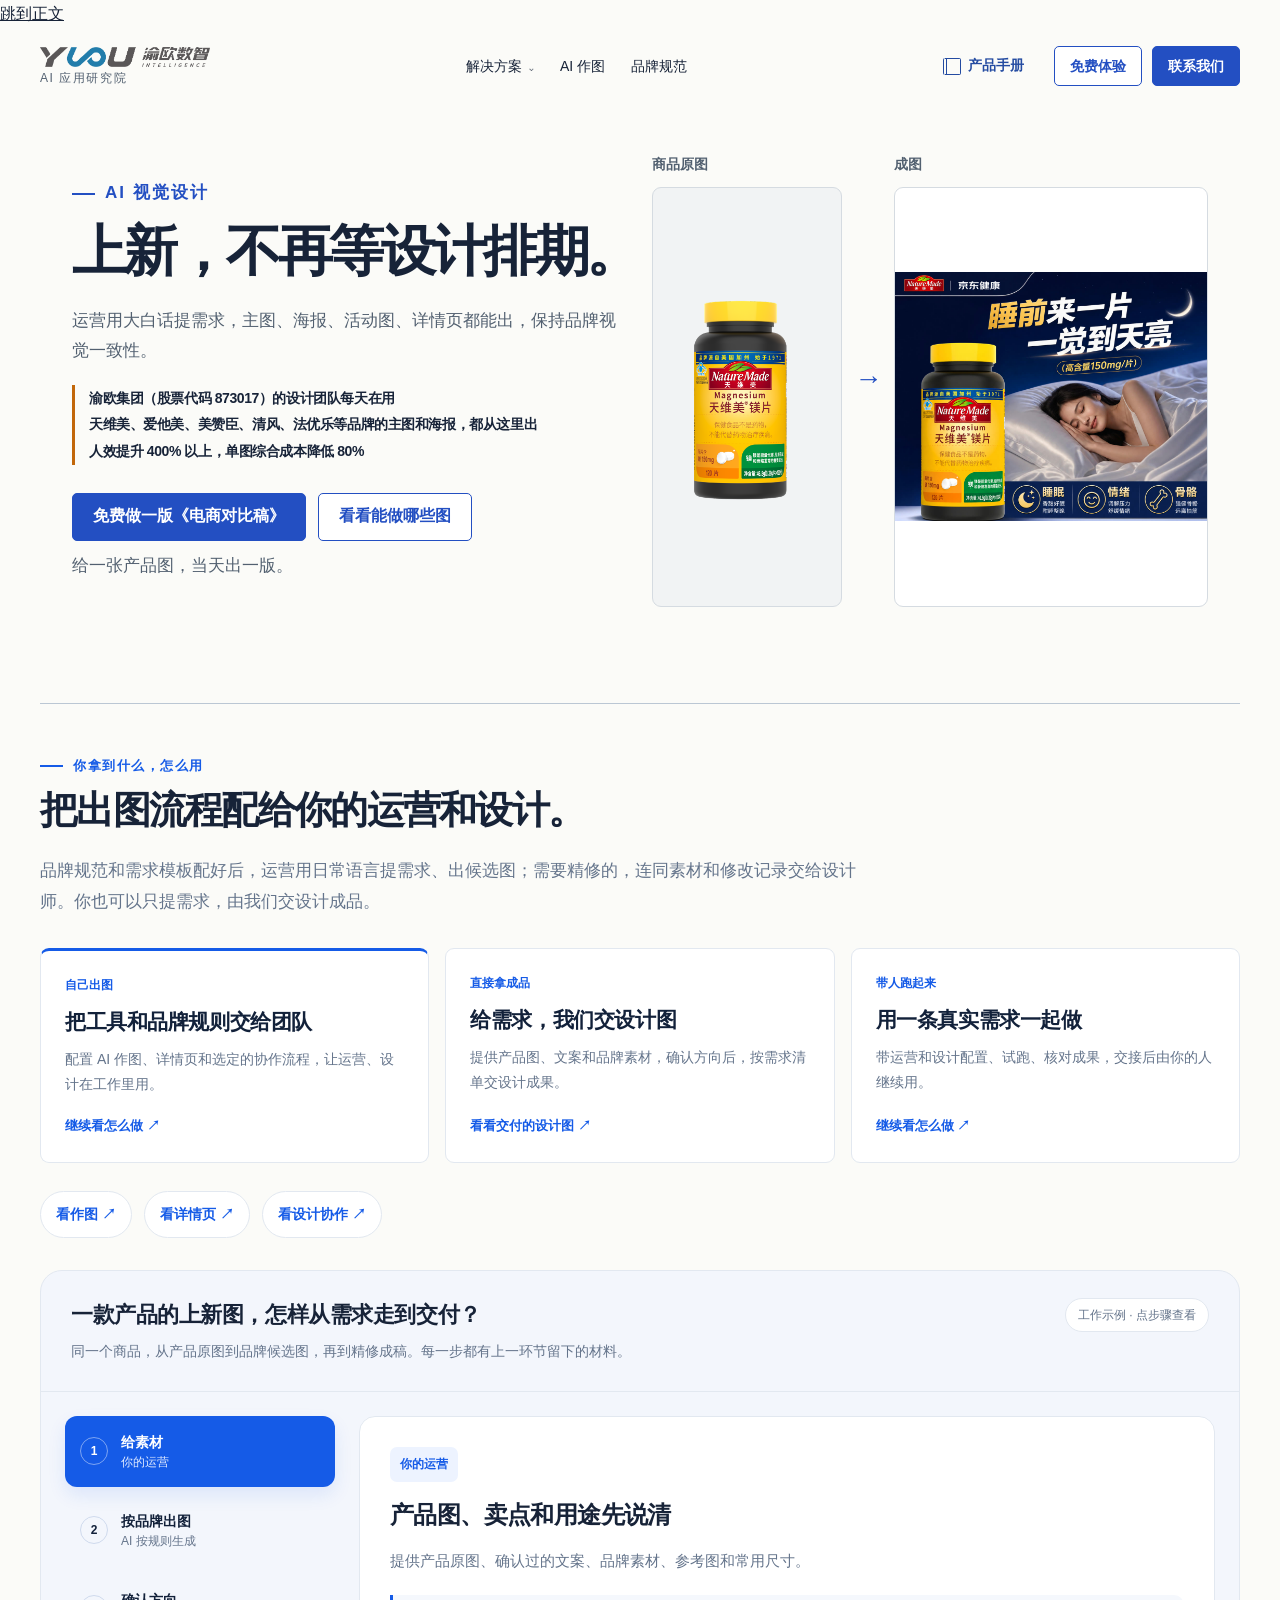
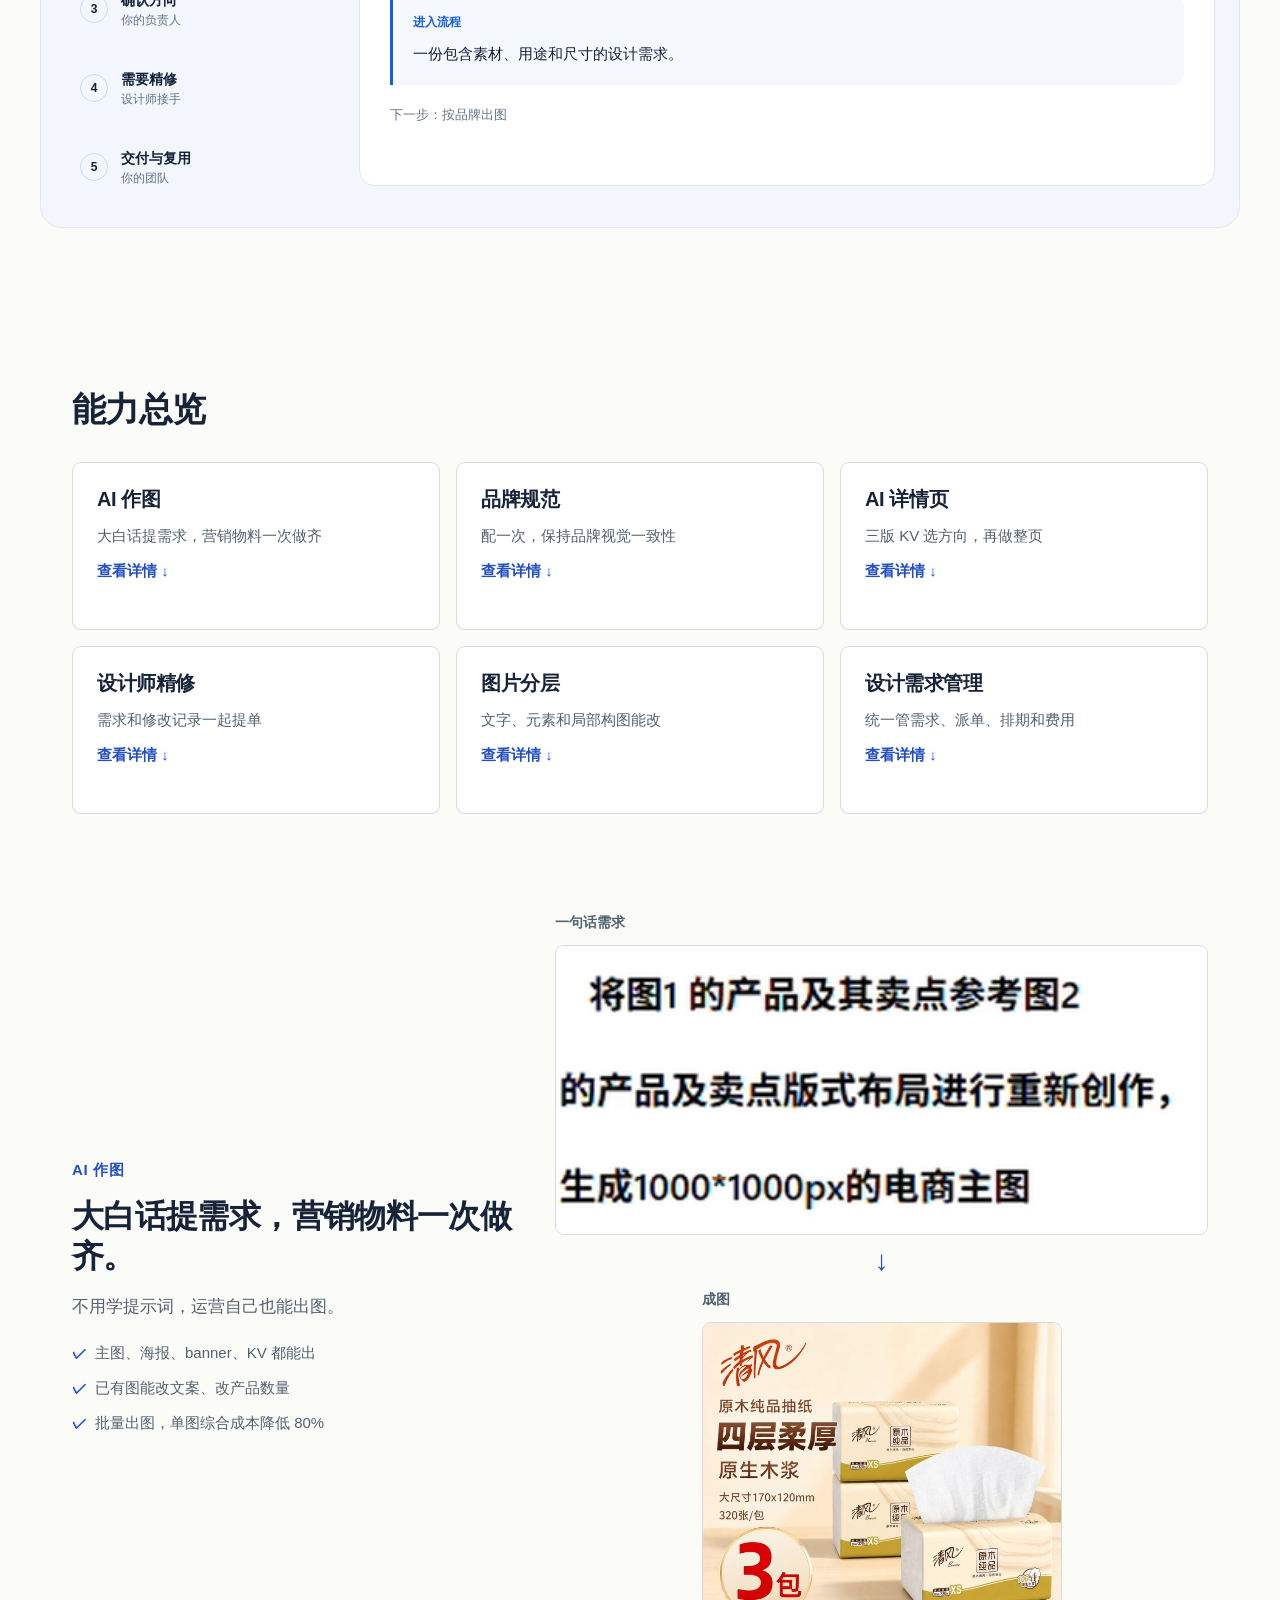
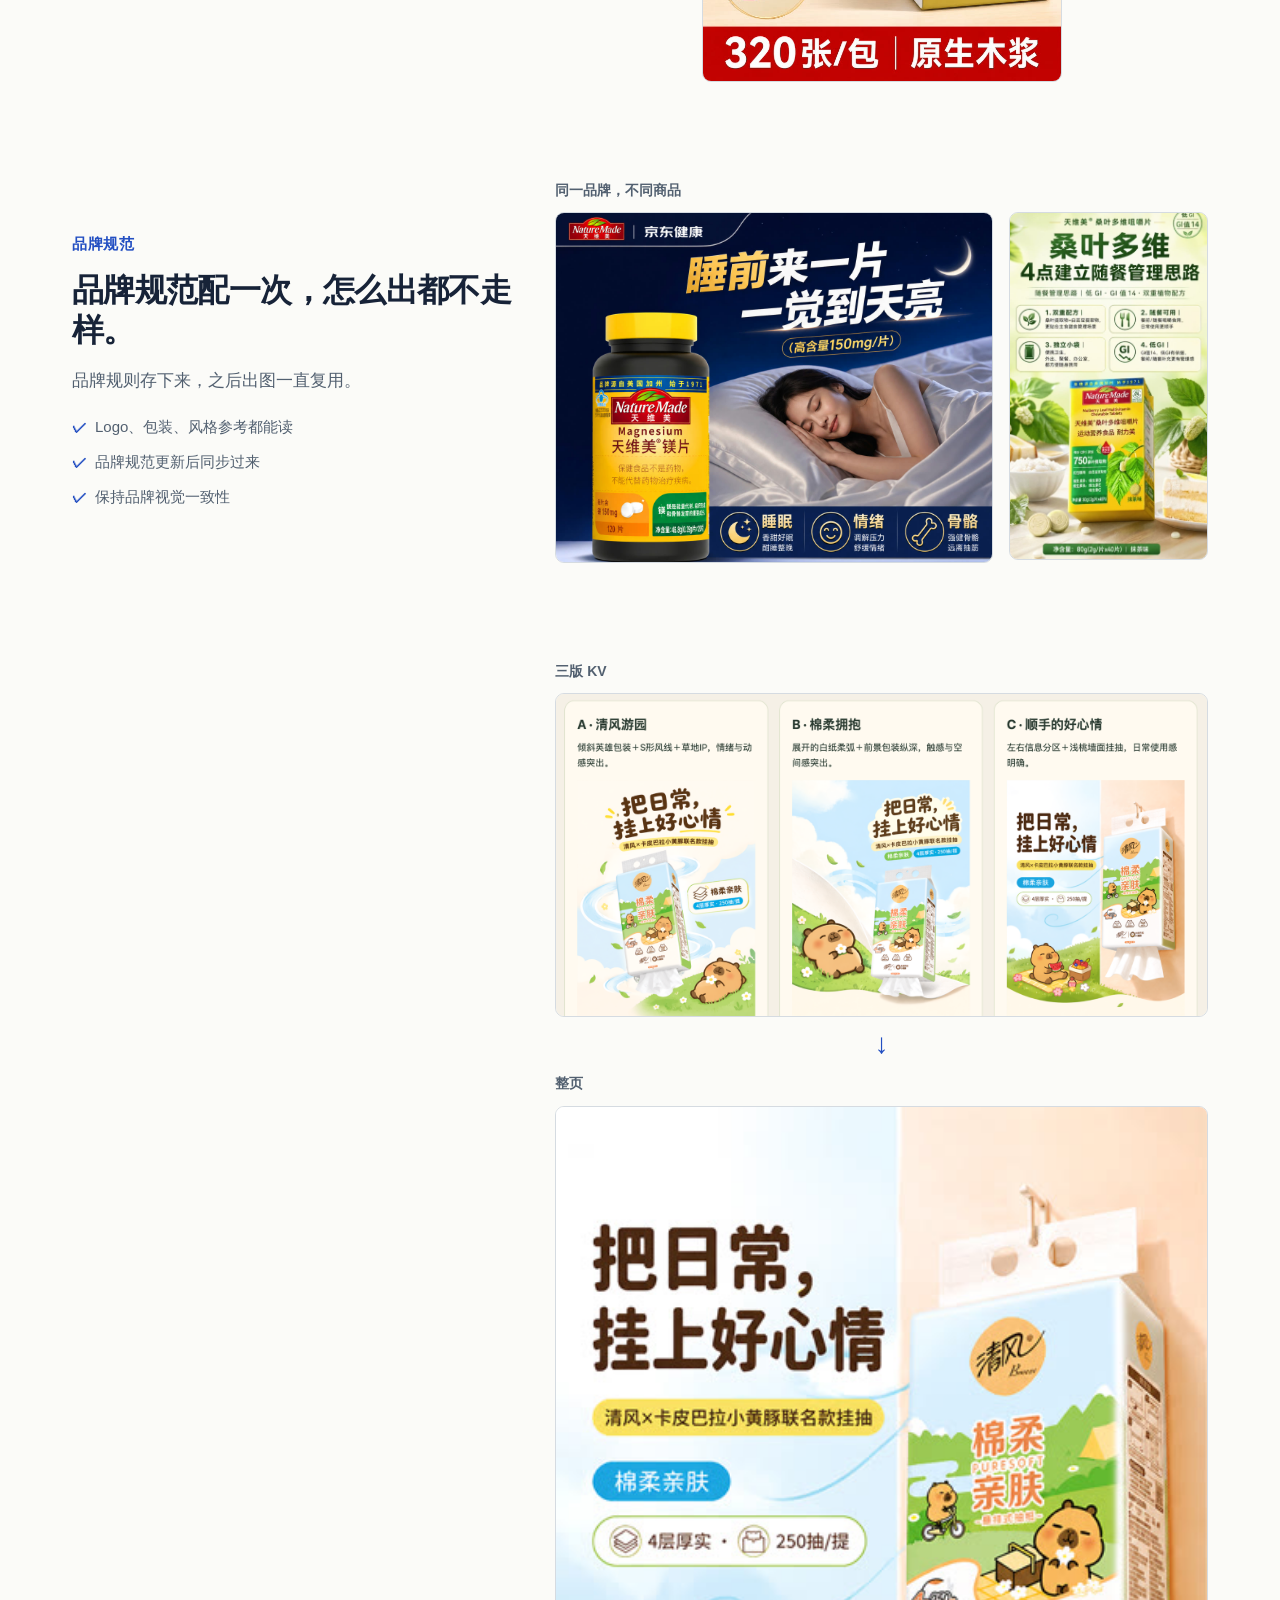
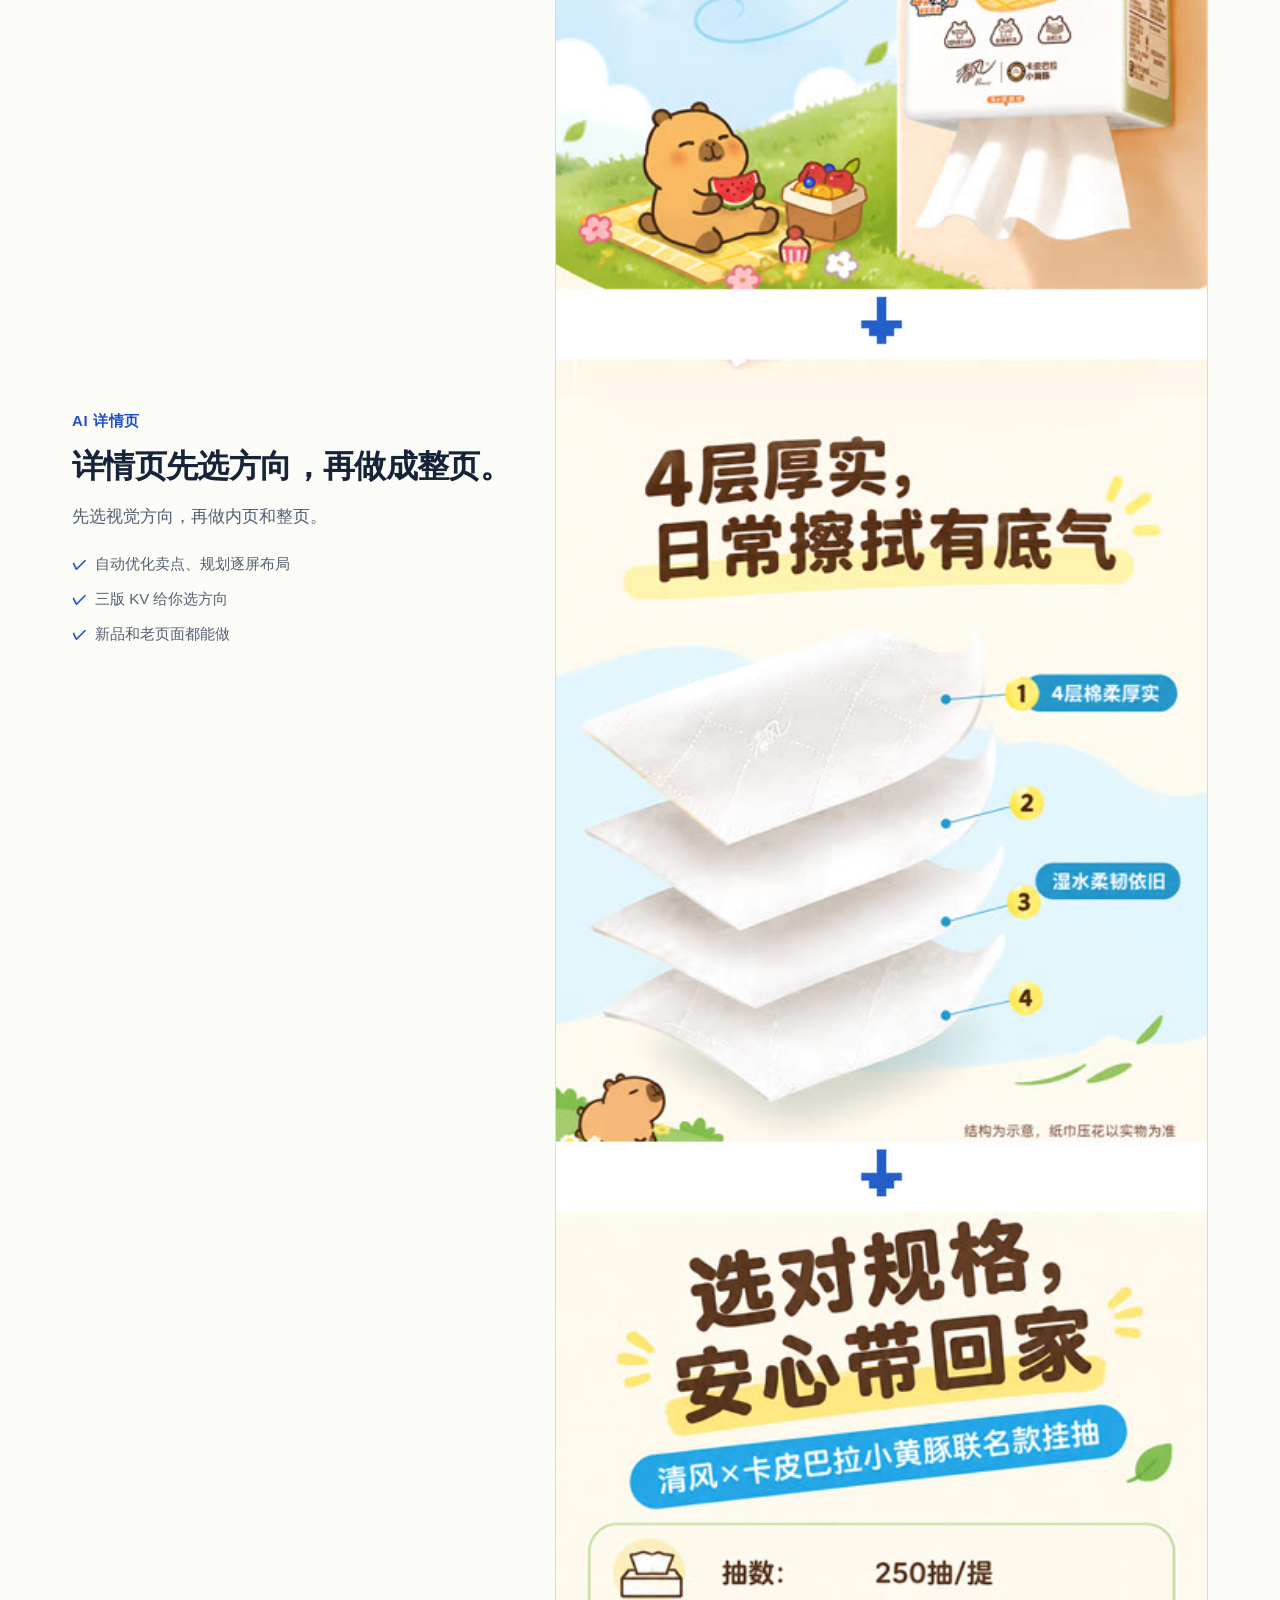
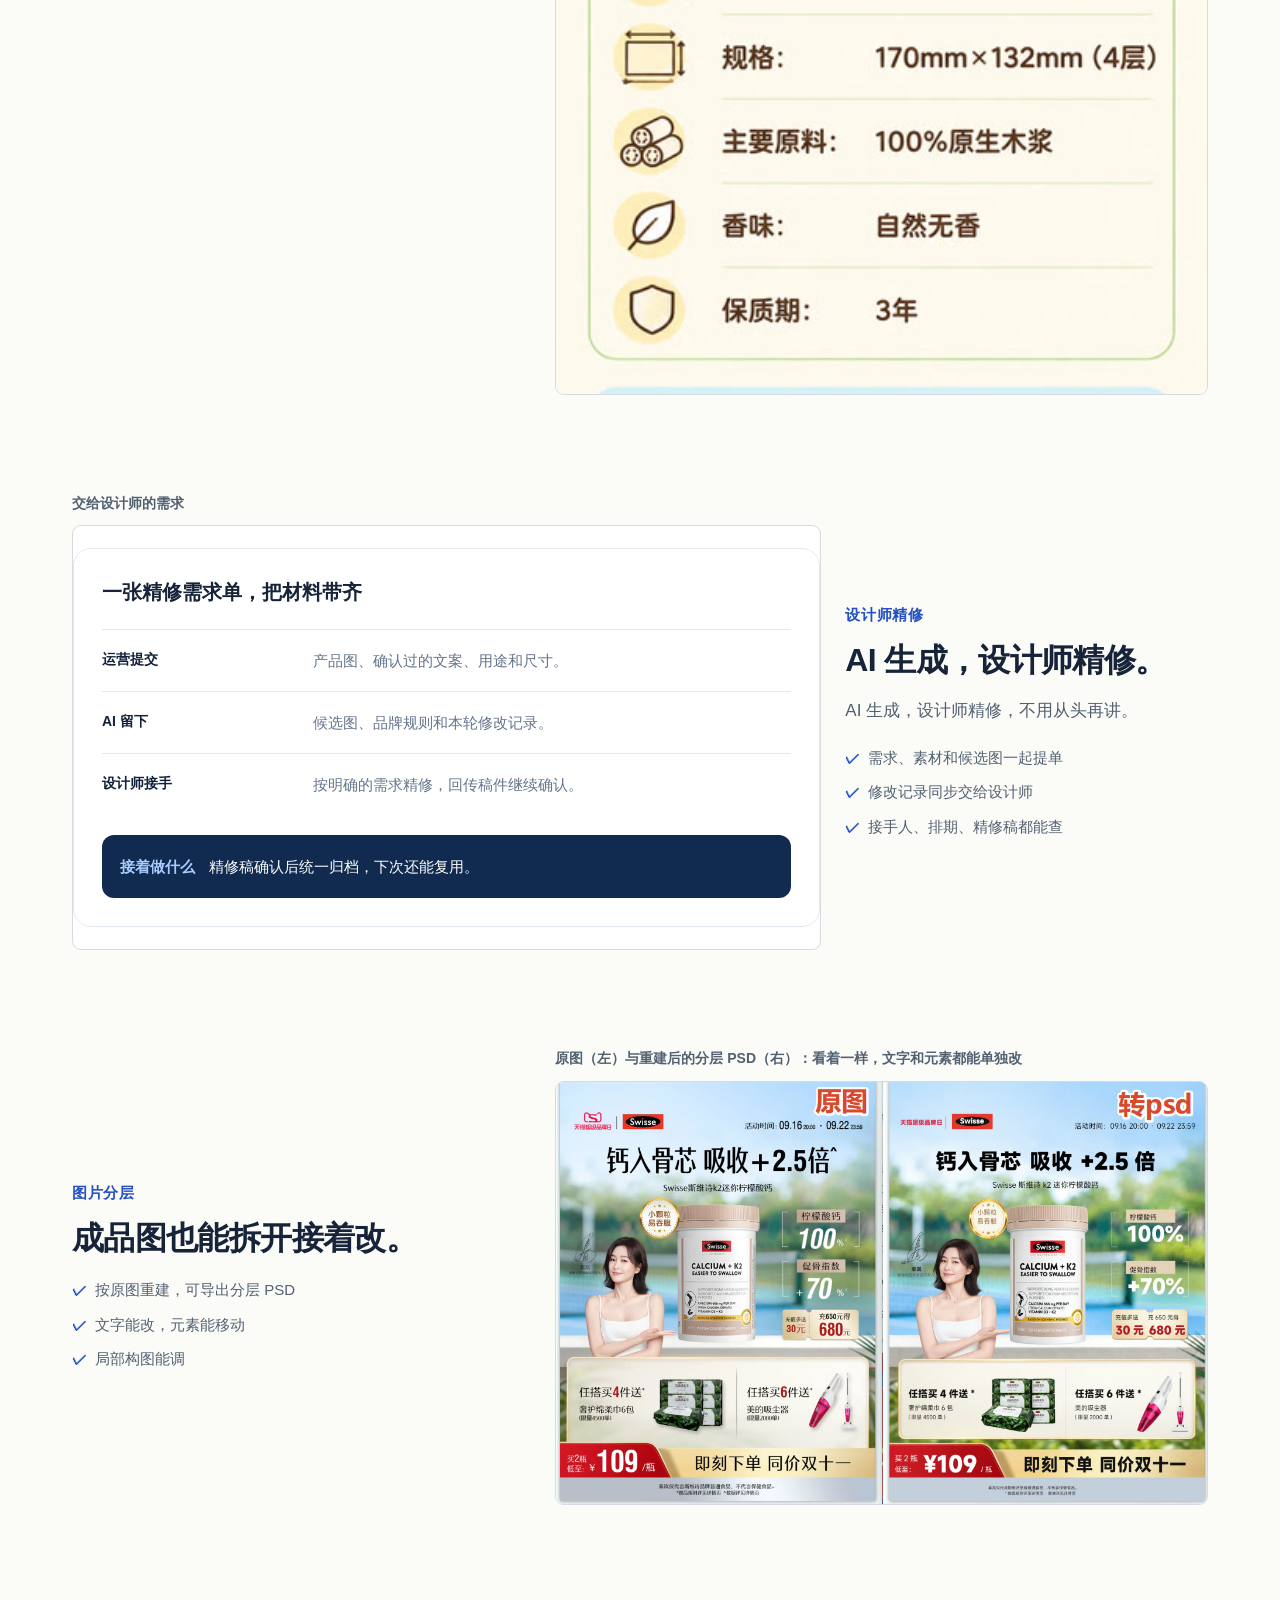
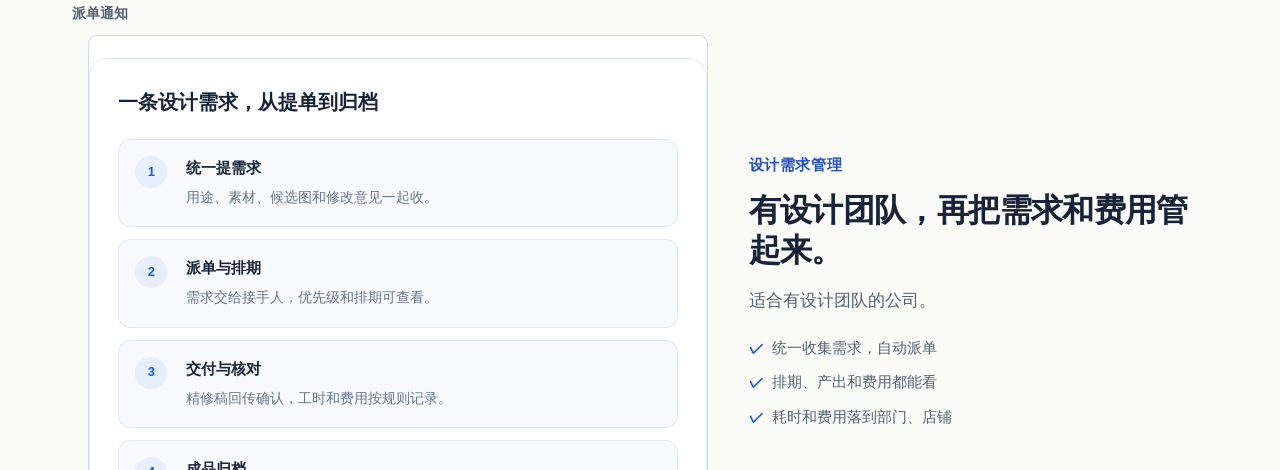
<file: visual.html>
<!doctype html>
<html lang="zh-CN"><head>
  <meta charset="utf-8">
  <meta name="viewport" content="width=device-width, initial-scale=1">
  <meta name="description" content="运营用大白话提需求，主图、海报、活动图、详情页都能出，保持品牌视觉一致性。">
  <title>AI 视觉设计｜上新，不再等设计排期</title>
  <style>
    :root {
      --color-primary: #175cd3;
      --color-primary-dark: #124a9f;
      --color-accent: #c2670a;
      --color-text: #172033;
      --color-muted: #556174;
      --color-line: #dfe4eb;
      --color-soft: #f5f7fa;
      --color-white: #fff;
      --content-max: 1200px;
      --page-gutter: 32px;
      --section-gap: 96px;
      --grid-gap: 24px;
      --media-gap: 16px;
      --radius: 16px;
      --card-padding: 24px;
      --font-sans: -apple-system, BlinkMacSystemFont, "Segoe UI", "PingFang SC", "Hiragino Sans GB", "Microsoft YaHei", Arial, sans-serif;
    }

    * { box-sizing: border-box; }
    html { scroll-behavior: smooth; }
    body {
      margin: 0;
      color: var(--color-text);
      background: var(--color-white);
      font-family: var(--font-sans);
      font-size: 16px;
      line-height: 1.75;
      -webkit-font-smoothing: antialiased;
    }
    img { display: block; max-width: 100%; }
    a { color: inherit; }
    h1, h2, h3, p { margin: 0; }
    h1, h2, h3 { line-height: 1.25; letter-spacing: -.02em; }
    p { color: var(--color-muted); }
    :focus-visible { outline: 3px solid var(--color-accent); outline-offset: 4px; }

    .container {
      width: min(100%, var(--content-max));
      margin-inline: auto;
      padding-inline: var(--page-gutter);
    }
    .section { margin-top: var(--section-gap); scroll-margin-top: 24px; }
    .section-heading { max-width: 760px; margin-bottom: 32px; }
    .section-heading h2 { font-size: 34px; }
    .section-heading p { margin-top: 12px; font-size: 17px; }
    .section-split {
      display: grid;
      grid-template-columns: repeat(12, minmax(0, 1fr));
      column-gap: var(--grid-gap);
      align-items: center;
    }
    .section-copy { grid-column: span 5; min-width: 0; }
    .section-media { grid-column: span 7; min-width: 0; }
    .section-split.is-reverse .section-copy { grid-column: 8 / span 5; grid-row: 1; }
    .section-split.is-reverse .section-media { grid-column: 1 / span 7; grid-row: 1; }
    .feature-name {
      display: inline-block;
      margin-bottom: 12px;
      color: var(--color-primary);
      font-size: 15px;
      font-weight: 700;
      letter-spacing: .04em;
    }
    .section-copy h2 { font-size: 32px; margin-bottom: 16px; }
    .section-copy p { font-size: 17px; }
    .button-row { display: flex; flex-wrap: wrap; gap: 12px; margin-top: 28px; }
    .button {
      display: inline-flex;
      min-height: 48px;
      align-items: center;
      justify-content: center;
      border: 1px solid var(--color-primary);
      border-radius: 10px;
      padding: 11px 20px;
      font-weight: 700;
      line-height: 1.4;
      text-align: center;
      text-decoration: none;
    }
    .button-primary { color: var(--color-white); background: var(--color-primary); }
    .button-primary:hover { background: var(--color-primary-dark); }
    .button-secondary { color: var(--color-primary); background: var(--color-white); }
    .button-note { margin-top: 10px; font-size: 14px; }

    .hero { padding-top: 72px; }
    .hero .section-copy { align-self: center; }
    .hero h1 { max-width: 470px; font-size: 52px; letter-spacing: -.045em; }
    .hero-subtitle { margin-top: 22px; font-size: 19px; line-height: 1.8; }
    .hero-proof {
      margin-top: 18px;
      padding-left: 14px;
      border-left: 3px solid var(--color-accent);
      color: var(--color-text);
      font-size: 15px;
      font-weight: 650;
    }
    .hero-compare {
      display: grid;
      grid-template-columns: minmax(0, .82fr) 28px minmax(0, 1.35fr);
      gap: 12px;
      align-items: end;
    }
    .hero-item { min-width: 0; }
    .media-label { margin-bottom: 10px; color: var(--color-muted); font-size: 14px; font-weight: 650; }
    .media-frame {
      overflow: hidden;
      border: 1px solid var(--color-line);
      border-radius: var(--radius);
      background: var(--color-white);
    }
    .media-frame img { width: 100%; height: auto; }
    .hero-original .media-frame { background: var(--color-soft); }
    .hero-original img { height: 420px; object-fit: contain; }
    .hero-result img { height: auto; }
    .flow-arrow {
      display: flex;
      align-items: center;
      justify-content: center;
      align-self: center;
      color: var(--color-primary);
      font-size: 28px;
      font-weight: 500;
      line-height: 1;
    }

    .diagram-card {
      position: relative;
      border: 1px solid var(--color-line);
      border-radius: var(--radius);
      background: var(--color-white);
    }
    .diagram-badge {
      position: absolute;
      z-index: 2;
      top: 12px;
      right: 12px;
      border: 1px solid var(--color-line);
      border-radius: 6px;
      padding: 2px 9px;
      color: var(--color-muted);
      background: var(--color-white);
      font-size: 12px;
      font-weight: 650;
      line-height: 1.6;
    }
    .panorama { aspect-ratio: 16 / 6; padding: 52px 24px 24px; }
    .panorama-grid {
      display: grid;
      grid-template-columns: repeat(4, minmax(0, 1fr));
      gap: 42px;
      height: 100%;
      align-items: stretch;
    }
    .flow-step {
      position: relative;
      min-width: 0;
      border: 1px solid var(--color-line);
      border-radius: 12px;
      padding: 18px 16px;
      background: var(--color-white);
    }
    .flow-step:not(:last-child)::after {
      content: "→";
      position: absolute;
      top: 46%;
      right: -35px;
      width: 28px;
      color: var(--color-primary);
      font-size: 25px;
      text-align: center;
    }
    .flow-step.is-branch { border-style: dashed; }
    .flow-step.is-branch::before {
      content: "需要精修的";
      position: absolute;
      top: -31px;
      left: 50%;
      width: max-content;
      transform: translateX(-50%);
      color: var(--color-accent);
      font-size: 12px;
      font-weight: 700;
    }
    .flow-step h3 { min-height: 48px; font-size: 17px; letter-spacing: 0; }
    .flow-product { display: grid; grid-template-columns: 64px 1fr; gap: 12px; align-items: center; margin-top: 16px; }
    .flow-product img { width: 64px; height: 108px; object-fit: contain; }
    .flow-product span { color: var(--color-muted); font-size: 14px; line-height: 1.6; }
    .flow-generated { margin-top: 16px; }
    .flow-generated img { width: 100%; height: 108px; object-fit: cover; object-position: top; border-radius: 8px; }
    .flow-generated span { display: block; margin-top: 7px; color: var(--color-muted); font-size: 13px; }
    .mini-card-grid { display: grid; grid-template-columns: 1fr 1fr; gap: 8px; margin-top: 16px; }
    .mini-card { border: 1px solid var(--color-line); border-radius: 8px; padding: 9px 6px; color: var(--color-muted); background: var(--color-soft); font-size: 13px; text-align: center; }
    .archive-visual { display: flex; gap: 12px; align-items: center; margin-top: 28px; }
    .archive-visual img { width: 82px; height: 82px; object-fit: cover; border-radius: 8px; }
    .folder {
      position: relative;
      width: 98px;
      height: 70px;
      border: 2px solid var(--color-primary);
      border-radius: 8px;
      background: var(--color-soft);
    }
    .folder::before { content: ""; position: absolute; top: -12px; left: 10px; width: 38px; height: 12px; border: 2px solid var(--color-primary); border-bottom: 0; border-radius: 6px 6px 0 0; background: var(--color-soft); }
    .archive-visual span { color: var(--color-muted); font-size: 13px; }

    .card-grid { display: grid; grid-template-columns: repeat(3, minmax(0, 1fr)); gap: 16px; }
    .capability-card {
      min-height: 168px;
      border: 1px solid var(--color-line);
      border-radius: var(--radius);
      padding: var(--card-padding);
      background: var(--color-white);
      text-decoration: none;
      transition: border-color .18s ease, transform .18s ease;
    }
    .capability-card:hover { border-color: var(--color-primary); transform: translateY(-2px); }
    .capability-card h3 { font-size: 20px; }
    .capability-card p { margin-top: 12px; font-size: 15px; line-height: 1.65; }
    .capability-card .card-arrow { display: block; margin-top: 14px; color: var(--color-primary); font-size: 15px; font-weight: 650; line-height: 1; }

    .media-stack { display: grid; gap: 16px; }
    .media-item { min-width: 0; }
    .media-stack > .flow-arrow { height: 22px; }
    .compare-40-60 { display: grid; grid-template-columns: minmax(0, 2fr) minmax(0, 3fr); gap: 16px; }
    .compare-40-60 .media-frame { height: 410px; display: flex; align-items: center; justify-content: center; }
    .compare-40-60 img { width: 100%; height: 100%; object-fit: contain; }
    .detail-triptych img { width: 100%; }
    .designer-media img { width: 100%; }

    .management-media { display: grid; gap: 16px; }

    .evidence-quote { max-width: 800px; font-size: 20px; line-height: 1.8; color: var(--color-text); }
    .metric-grid { display: grid; grid-template-columns: repeat(2, minmax(0, 1fr)); gap: 16px; max-width: 640px; margin: 32px auto 0; text-align: center; }
    .metric-card { border: 1px solid var(--color-line); border-radius: var(--radius); padding: 24px; background: var(--color-white); }
    .metric-card strong { display: block; color: var(--color-accent); font-size: 30px; line-height: 1.3; }
    .metric-card span { display: block; margin-top: 8px; color: var(--color-muted); font-size: 14px; }
    .evidence-images { display: grid; grid-template-columns: minmax(0, 1fr) 42px minmax(0, 1fr); gap: 16px; align-items: center; max-width: 900px; margin: 32px auto 0; }
    .evidence-images img { width: 100%; aspect-ratio: 1; object-fit: cover; }
    .evidence-images .flow-arrow { font-size: 32px; }

    .contact-section { margin-top: var(--section-gap); padding: 64px 0 72px; border-top: 1px solid var(--color-line); text-align: center; }
    .contact-section h2 { font-size: 34px; }
    .contact-section img { width: 184px; height: 184px; margin: 28px auto 16px; border-radius: 8px; }
    .contact-section p { color: var(--color-text); font-size: 15px; font-weight: 650; }

    @media (max-width: 1000px) and (min-width: 769px) {
      .hero h1 { font-size: 43px; }
      .hero-original img { height: 350px; }
      .section-copy h2 { font-size: 28px; }
      .panorama { aspect-ratio: auto; }
      .panorama-grid { gap: 30px; }
      .flow-step { padding: 14px 12px; }
      .flow-step:not(:last-child)::after { right: -29px; }
      .flow-product { grid-template-columns: 48px 1fr; }
      .flow-product img { width: 48px; }
      .compare-40-60 .media-frame { height: 330px; }
    }

    @media (max-width: 768px) {
      :root { --page-gutter: 20px; --section-gap: 64px; --card-padding: 16px; }
      .section-heading { margin-bottom: 24px; }
      .section-heading h2 { font-size: 28px; }
      .section-heading p { font-size: 16px; }
      .section-split { grid-template-columns: 1fr; row-gap: 28px; }
      .section-copy,
      .section-split.is-reverse .section-copy { grid-column: 1; grid-row: 1; }
      .section-media,
      .section-split.is-reverse .section-media { grid-column: 1; grid-row: 2; }
      .section-copy h2 { font-size: 28px; margin-bottom: 12px; }
      .section-copy p { font-size: 16px; }
      .hero { padding-top: 40px; }
      .hero h1 { max-width: none; font-size: 38px; }
      .hero-subtitle { margin-top: 18px; font-size: 17px; }
      .button-row { flex-direction: column; flex-wrap: nowrap; }
      .button { width: 100%; }
      .hero-compare { grid-template-columns: 1fr; gap: 12px; }
      .hero-compare > .flow-arrow { transform: rotate(90deg); height: 24px; }
      .hero-original { max-width: 260px; width: 100%; margin-inline: auto; }
      .hero-original img { height: 360px; }
      .panorama { aspect-ratio: auto; padding: 48px 16px 16px; }
      .panorama-grid { grid-template-columns: 1fr; gap: 42px; }
      .flow-step { padding: 18px; }
      .flow-step:not(:last-child)::after { content: "↓"; top: auto; bottom: -36px; right: 50%; transform: translateX(50%); }
      .flow-step.is-branch::before { top: -30px; }
      .flow-step h3 { min-height: 0; }
      .flow-product { grid-template-columns: 80px 1fr; }
      .flow-product img { width: 80px; height: 124px; }
      .flow-generated img { height: 160px; }
      .card-grid { grid-template-columns: repeat(2, minmax(0, 1fr)); gap: 12px; }
      .capability-card { min-height: 190px; }
      .capability-card h3 { font-size: 17px; overflow-wrap: anywhere; }
      .capability-card p { font-size: 14px; }
      .compare-40-60 { grid-template-columns: 1fr; }
      .compare-40-60 .media-frame { height: auto; }
      .compare-40-60 img { height: auto; }
      .desktop-only { display: none; }
      .metric-grid { gap: 10px; margin-top: 24px; }
      .metric-card { padding: 16px 12px; }
      .metric-card strong { font-size: 22px; }
      .metric-card span { font-size: 13px; line-height: 1.55; }
      .evidence-quote { font-size: 18px; }
      .evidence-images { grid-template-columns: minmax(0, 1fr) 24px minmax(0, 1fr); gap: 8px; margin-top: 24px; }
      .evidence-images .media-label { font-size: 13px; }
      .contact-section { padding: 48px 0 56px; }
      .contact-section h2 { font-size: 28px; }
    }

    @media (max-width: 420px) {
      .evidence-images { grid-template-columns: 1fr; }
      .evidence-images .flow-arrow { transform: rotate(90deg); }
    }

    @media (max-width: 360px) {
      .card-grid { grid-template-columns: 1fr; }
      .capability-card { min-height: 0; }
      .metric-grid { grid-template-columns: 1fr; }
    }

    .site-header {
      position: sticky;
      z-index: 20;
      top: 0;
      border-bottom: 1px solid var(--color-line);
      background: rgba(255, 255, 255, .96);
    }
    .nav-shell { display: grid; grid-template-columns: auto 1fr auto; gap: 24px; align-items: center; min-height: 72px; }
    .brand { display: flex; gap: 12px; align-items: baseline; text-decoration: none; white-space: nowrap; }
    .brand-name { font-size: 15px; font-weight: 750; }
    .brand-product { color: var(--color-muted); font-size: 12px; }
    .anchor-nav { display: flex; gap: 18px; justify-content: center; min-width: 0; }
    .anchor-nav a { color: var(--color-muted); font-size: 13px; font-weight: 650; text-decoration: none; white-space: nowrap; }
    .anchor-nav a:hover { color: var(--color-primary); }
    .nav-contact { border-radius: 9px; padding: 8px 16px; color: var(--color-white); background: var(--color-primary); font-size: 13px; font-weight: 700; text-decoration: none; white-space: nowrap; }
    .section { scroll-margin-top: 104px; }
    .hero { padding-top: 48px; }
    .hero .section-copy { grid-column: span 6; }
    .hero .section-media { grid-column: span 6; }
    .product-kicker { margin-bottom: 12px; color: var(--color-primary); font-size: 15px; font-weight: 750; letter-spacing: .06em; }
    .hero h1 { max-width: none; font-size: 44px; white-space: nowrap; }
    .ai-image-section { align-items: start; }
    .ai-image-section .section-copy { grid-column: 1 / -1; max-width: 780px; }
    .ai-image-section .section-media { grid-column: 1 / -1; grid-row: 2; margin-top: 28px; }
    .compare-40-60 { grid-template-columns: repeat(2, minmax(0, 1fr)); }
    .compare-40-60 .media-frame { height: auto; }
    .compare-40-60 img { height: auto; }
    .contact-hint { margin-top: 12px; font-size: 15px; }
    .contact-section img { margin-top: 16px; }
    .contact-company { margin-top: 8px; color: var(--color-muted); font-size: 13px; font-weight: 400; }
    .mobile-hint { display: none; }

    @media (max-width: 1000px) and (min-width: 769px) {
      .nav-shell { gap: 16px; }
      .brand-product { display: none; }
      .anchor-nav { gap: 12px; }
      .hero h1 { font-size: 36px; }
    }

    @media (max-width: 768px) {
      .nav-shell { grid-template-columns: minmax(0, 1fr) auto; gap: 10px 16px; min-height: 0; padding-top: 12px; }
      .brand { grid-column: 1; grid-row: 1; gap: 8px; }
      .brand-name { font-size: 14px; }
      .brand-product { font-size: 11px; }
      .nav-contact { grid-column: 2; grid-row: 1; justify-self: end; padding: 7px 13px; }
      .anchor-nav { grid-column: 1 / -1; grid-row: 2; justify-content: flex-start; gap: 20px; overflow-x: auto; padding: 3px 0 12px; scrollbar-width: none; }
      .anchor-nav::-webkit-scrollbar { display: none; }
      .section { scroll-margin-top: 130px; }
      .hero { padding-top: 36px; }
      .hero .section-copy { grid-column: 1; grid-row: 1; }
      .hero .section-media { grid-column: 1; grid-row: 2; }
      .hero h1 { font-size: 38px; white-space: normal; }
      .ai-image-section .section-copy { grid-column: 1; grid-row: 1; }
      .ai-image-section .section-media { grid-column: 1; grid-row: 2; margin-top: 0; }
      .compare-40-60 { grid-template-columns: 1fr; }
      .panorama { aspect-ratio: auto; padding: 48px 16px 16px; }
      .panorama-grid { grid-template-columns: 1fr; gap: 42px; }
      .flow-step { padding: 18px; }
      .flow-step:not(:last-child)::after { display: block; content: "↓"; top: auto; bottom: -36px; right: 50%; transform: translateX(50%); }
      .flow-step.is-branch::before { top: -30px; right: auto; left: 50%; transform: translateX(-50%); font-size: 12px; }
      .flow-step.is-branch h3 { margin-top: 0; }
      .flow-step h3 { min-height: 0; font-size: 17px; }
      .flow-product { grid-template-columns: 64px 1fr; gap: 12px; margin-top: 16px; }
      .flow-product img { width: 64px; height: 108px; }
      .flow-product span { font-size: 14px; }
      .flow-generated { margin-top: 16px; }
      .flow-generated img { height: 130px; }
      .flow-generated span { font-size: 13px; }
      .mini-card-grid { gap: 8px; margin-top: 16px; }
      .mini-card { padding: 9px 6px; font-size: 13px; }
      .archive-visual { flex-wrap: wrap; gap: 12px; margin-top: 20px; }
      .archive-visual img { width: 82px; height: 82px; }
      .archive-visual .folder { width: 72px; height: 52px; }
      .archive-visual span { font-size: 13px; }
      #detail-page .media-stack > .flow-arrow,
      #detail-page .detail-triptych { display: none; }
      .desktop-hint { display: none; }
      .mobile-hint { display: inline; }
      .contact-company { font-size: 12px; }
    }

    .hero-original .media-frame,
    .hero-result .media-frame { height: 420px; display: flex; align-items: center; justify-content: center; }
    .hero-original img,
    .hero-result img { width: 100%; height: 100%; object-fit: contain; }
    .hero-proof { font-size: 11.5px; line-height: 1.9; letter-spacing: -.03em; white-space: nowrap; }
    .feature-points { margin: 20px 0 0; padding: 0; list-style: none; }
    .feature-points li { position: relative; margin-top: 10px; padding-left: 23px; color: var(--color-muted); font-size: 15px; line-height: 1.65; }
    .feature-points li::before { content: "✓"; position: absolute; left: 0; color: var(--color-primary); font-weight: 800; }
    .ai-image-section .feature-points { display: grid; grid-template-columns: repeat(3, minmax(0, 1fr)); gap: 16px; }
    .ai-image-section .feature-points li { margin-top: 0; }
    #brand .compare-40-60 { grid-template-columns: minmax(0, 1.35fr) minmax(0, 1fr); align-items: center; }
    #brand .media-item:last-child { width: 100%; max-width: 280px; justify-self: center; }
    .evidence-images { display: block; max-width: 1100px; }
    .evidence-images img { width: 100%; height: auto; aspect-ratio: auto; object-fit: contain; }

    @media (max-width: 768px) {
      .nav-shell { position: relative; }
      .nav-shell::after { content: ""; position: absolute; right: 0; bottom: 0; width: 44px; height: 40px; background: linear-gradient(to right, rgba(255,255,255,0), var(--color-white)); pointer-events: none; }
      .anchor-nav a:last-child { padding-right: 44px; }
      .hero-proof { font-size: 13px; white-space: normal; }
      .hero-result .media-frame { height: auto; }
      .hero-result img { height: auto; }
      .ai-image-section .feature-points { grid-template-columns: 1fr; gap: 0; }
      .ai-image-section .feature-points li { margin-top: 10px; }
      #brand .compare-40-60 { grid-template-columns: 1fr; }
      #brand .media-item:last-child { max-width: 300px; }
      .evidence-images { margin-top: 24px; }
    }


    /* 排版第三轮 */
    .panorama { aspect-ratio: auto; padding: 24px; }
    .panorama-grid { height: auto; }
    .flow-step { display: flex; flex-direction: column; padding: 16px; }
    .flow-step h3 { min-height: 48px; }
    .flow-thumb { margin-top: 12px; height: 180px; border-radius: 8px; overflow: hidden; background: var(--color-soft); }
    .flow-thumb img { width: 100%; height: 100%; object-fit: cover; object-position: left top; }
    .flow-thumb img[src*="01_首屏_商品原图"] { object-fit: contain; object-position: center; }
    .flow-caption { display: block; margin-top: 8px; color: var(--color-muted); font-size: 13px; }
    .flow-step.is-branch::before { top: -23px; }
    .stacked-media { display: grid; gap: 14px; align-content: start; }
    .stacked-media .media-frame img { width: 100%; height: auto; }
    .stacked-media .media-item:last-child { width: 100%; max-width: 360px; justify-self: center; }
    .stacked-media > .flow-arrow { height: 24px; }
    #ai-image, #brand { align-items: center; }
    #ai-image .feature-points, #brand .feature-points { display: block; }
    #ai-image .feature-points li, #brand .feature-points li { margin-top: 10px; }
    #designer-refine .section-copy { grid-column: 9 / span 4; }
    #designer-refine .section-media { grid-column: 1 / span 8; }
    #designer-refine .media-frame img { width: 100%; height: auto; }
    @media (max-width: 1000px) and (min-width: 769px) {
      .flow-thumb { height: 140px; }
    }
    @media (max-width: 768px) {
      .panorama { padding: 48px 16px 16px; }
      .flow-thumb { height: 200px; }
      #ai-image .section-copy, #brand .section-copy,
      #designer-refine .section-copy { grid-column: 1; grid-row: 1; }
      #ai-image .section-media, #brand .section-media,
      #designer-refine .section-media { grid-column: 1; grid-row: 2; }
      .stacked-media .media-item:first-child .media-frame,
      #designer-refine .media-frame { overflow-x: auto; }
      .stacked-media .media-item:first-child .media-frame img,
      #designer-refine .media-frame img { width: 640px; max-width: none; }
    }

    /* 第四轮改动 */
    .flow-thumb.is-text { display: flex; align-items: center; background: var(--color-white); border: 1px solid var(--color-line); }
    .flow-thumb.is-text img { height: auto; object-fit: contain; object-position: left center; }
    .brand-pair .media-label { margin-bottom: 10px; }
    .pair-row { display: flex; gap: 16px; align-items: flex-start; }
    .pair-a { flex: 1.25 1 0; min-width: 0; }
    .pair-b { flex: .568 1 0; min-width: 0; }
    .pair-item .media-frame img { width: 100%; height: auto; }
    .dispatch-frame { width: min(100%, 620px); margin-inline: auto; }
    .dispatch-frame img { width: 100%; height: auto; }
    .kv-scroll { display: none; }
    @media (max-width: 768px) {
      #ai-image .media-item:first-child .media-frame { overflow: hidden; }
      #ai-image .media-item:first-child .media-frame img { width: 100%; max-width: 100%; }
      .kv-single { display: none; }
      .kv-scroll { display: flex; gap: 12px; overflow-x: auto; scroll-snap-type: x mandatory; -webkit-overflow-scrolling: touch; padding-bottom: 8px; margin-right: calc(var(--page-gutter) * -1); padding-right: var(--page-gutter); }
      .kv-card { flex: 0 0 80%; scroll-snap-align: start; border: 1px solid var(--color-line); border-radius: var(--radius); overflow: hidden; }
      .kv-card img { width: 100%; height: auto; }
      .pair-row { gap: 10px; }
      .metric-grid { max-width: none; }
    }

    @media (prefers-reduced-motion: reduce) {
      html { scroll-behavior: auto; }
      .capability-card { transition: none; }
    }
  </style>
<link rel="stylesheet" href="assets/site.css"><link rel="stylesheet" href="assets/legacy-shell.css"><script src="assets/site.js" defer=""></script><link rel="stylesheet" href="assets/product-story.css"><script src="assets/product-story.js" defer=""></script><link rel="stylesheet" href="assets/研究院.css"></head>
<body data-page="visual" class="legacy-page">
  <a class="skip-link" href="#main">跳到正文</a><header class="global-header"><div class="wrap global-nav"><a class="global-brand" href="index.html" aria-label="渝欧数智 AI 应用研究院首页"><img src="assets/home/logo-nav.png" alt="渝欧数智" width="603" height="71"><span>AI 应用研究院</span></a><nav class="global-links" id="global-links" aria-label="主导航"><div class="solution-menu"><button class="solution-toggle" aria-expanded="false" aria-controls="solution-dropdown">解决方案<span class="chevron" aria-hidden="true">⌄</span></button><div class="solution-dropdown" id="solution-dropdown" hidden=""><a href="ai-org.html"><b>AI 原生组织</b><span>让 AI 能力留在组织，靠企业自己持续推进。</span></a><a href="ecommerce.html"><b>AI 电商运营</b><span>看清生意，及时发现问题，复制好做法</span></a><a href="service.html"><b>AI 客服管理</b><span>把客服表现、服务质量和绩效管理连起来</span></a><a href="visual.html"><b>AI 视觉设计</b><span>从一句需求，到视觉成稿与团队协作</span></a><a href="content.html"><b>AI 内容生产</b><span>让小团队持续做出内容</span></a><a href="geo.html"><b>AI 搜索优化（GEO）</b><span>提升品牌在 AI 搜索与回答中的可见度</span></a></div></div><a href="#ai-image">AI 作图</a><a href="#brand">品牌规范</a><div class="global-controls mobile-actions"><button class="btn small secondary" data-offer="visual">免费体验</button><button class="btn small" data-contact="">联系我们</button></div></nav><a class="guide-entry" data-manual-entry="visual" href="manual-visual.html">产品手册</a><div class="global-controls desktop-actions"><button class="btn small secondary" data-offer="visual">免费体验</button><button class="btn small" data-contact="">联系我们</button></div><button class="mobile-toggle" aria-expanded="false" aria-controls="global-links" aria-label="打开或关闭导航菜单">☰</button></div></header>
  <main id="main">
    <section class="hero container" aria-labelledby="hero-title">
      <div class="section-split">
        <div class="section-copy">
          <p class="product-kicker">AI 视觉设计</p>
          <h1 id="hero-title">上新，不再等设计排期。</h1>
          <p class="hero-subtitle">运营用大白话提需求，主图、海报、活动图、详情页都能出，保持品牌视觉一致性。</p>
          <p class="hero-proof">渝欧集团（股票代码 873017）的设计团队每天在用<br>天维美、爱他美、美赞臣、清风、法优乐等品牌的主图和海报，都从这里出<br>人效提升 400% 以上，单图综合成本降低 80%</p>
          <div class="button-row">
            <a class="button button-primary" href="#contact" data-offer="visual">免费做一版《电商对比稿》</a>
            <a class="button button-secondary" href="#capabilities">看看能做哪些图</a>
          </div>
          <p class="button-note">给一张产品图，当天出一版。</p>
        </div>
        <div class="section-media hero-compare">
          <div class="hero-item hero-original">
            <p class="media-label">商品原图</p>
            <div class="media-frame"><img src="assets/visual/01_首屏_商品原图.png" alt="天维美镁片商品原图" width="720" height="1081"></div>
          </div>
          <div class="flow-arrow" aria-hidden="true">→</div>
          <div class="hero-item hero-result">
            <p class="media-label">成图</p>
            <div class="media-frame"><img src="assets/visual/01_首屏_成图.jpg" alt="同一商品的品牌营销成图" width="1200" height="960"></div>
          </div>
        </div>
      </div>
    </section><section class="section wrap product-form" id="panorama" aria-labelledby="product-form-title"><div class="form-intro"><p class="eyebrow">你拿到什么，怎么用</p><h2 id="product-form-title">把出图流程配给你的运营和设计。</h2><p>品牌规范和需求模板配好后，运营用日常语言提需求、出候选图；需要精修的，连同素材和修改记录交给设计师。你也可以只提需求，由我们交设计成品。</p></div><div class="form-options" style="--choices:3"><a class="form-option" href="#ai-image"><span class="form-kind">自己出图</span><h3>把工具和品牌规则交给团队</h3><p>配置 AI 作图、详情页和选定的协作流程，让运营、设计在工作里用。</p><span class="form-next">继续看怎么做 ↗</span></a><a class="form-option" href="#design-results"><span class="form-kind">直接拿成品</span><h3>给需求，我们交设计图</h3><p>提供产品图、文案和品牌素材，确认方向后，按需求清单交设计成果。</p><span class="form-next">看看交付的设计图 ↗</span></a><a class="form-option" href="#designer-refine"><span class="form-kind">带人跑起来</span><h3>用一条真实需求一起做</h3><p>带运营和设计配置、试跑、核对成果，交接后由你的人继续用。</p><span class="form-next">继续看怎么做 ↗</span></a></div><div class="form-links"><a href="#ai-image">看作图 ↗</a><a href="#detail-page">看详情页 ↗</a><a href="#design-management">看设计协作 ↗</a></div><div class="work-demo" aria-label="一款产品的上新图，怎样从需求走到交付？"><div class="work-demo-head"><div><h3>一款产品的上新图，怎样从需求走到交付？</h3><p>同一个商品，从产品原图到品牌候选图，再到精修成稿。每一步都有上一环节留下的材料。</p></div><span class="work-demo-label">工作示例 · 点步骤查看</span></div><div class="work-demo-body"><div class="work-steps" role="group" aria-label="工作步骤"><button class="work-step" type="button" id="work-step-0" aria-pressed="true" aria-controls="work-pane-0"><span>1</span><span><b>给素材</b><small>你的运营</small></span></button><button class="work-step" type="button" id="work-step-1" aria-pressed="false" aria-controls="work-pane-1"><span>2</span><span><b>按品牌出图</b><small>AI 按规则生成</small></span></button><button class="work-step" type="button" id="work-step-2" aria-pressed="false" aria-controls="work-pane-2"><span>3</span><span><b>确认方向</b><small>你的负责人</small></span></button><button class="work-step" type="button" id="work-step-3" aria-pressed="false" aria-controls="work-pane-3"><span>4</span><span><b>需要精修</b><small>设计师接手</small></span></button><button class="work-step" type="button" id="work-step-4" aria-pressed="false" aria-controls="work-pane-4"><span>5</span><span><b>交付与复用</b><small>你的团队</small></span></button></div><div class="work-panes" aria-live="polite"><div class="work-pane" id="work-pane-0" aria-labelledby="work-step-0"><span class="work-actor">你的运营</span><h4>产品图、卖点和用途先说清</h4><p>提供产品原图、确认过的文案、品牌素材、参考图和常用尺寸。</p><div class="work-result"><small>进入流程</small><p>一份包含素材、用途和尺寸的设计需求。</p></div><p class="work-return">下一步：按品牌出图</p></div><div class="work-pane" id="work-pane-1" aria-labelledby="work-step-1" hidden=""><span class="work-actor">AI 按规则生成</span><h4>先按品牌规范做候选方向</h4><p>Logo、包装和风格参考进入品牌规则，AI 根据这次需求生成营销物料或详情页方向。</p><div class="work-result"><small>可以挑选</small><p>主图、海报等候选图；详情页先选视觉方向。</p></div><p class="work-return">下一步：确认方向</p></div><div class="work-pane" id="work-pane-2" aria-labelledby="work-step-2" hidden=""><span class="work-actor">你的负责人</span><h4>先核产品和文案，再定视觉方向</h4><p>你确认产品、卖点、画面与尺寸是否合适，提出需要调整的位置。</p><div class="work-result"><small>下一步依据</small><p>选定的候选图和明确的修改意见。</p></div><p class="work-return">下一步：需要精修</p></div><div class="work-pane" id="work-pane-3" aria-labelledby="work-step-3" hidden=""><span class="work-actor">设计师接手</span><h4>带着材料交接，不用从头讲</h4><p>需求、产品素材、候选图和修改记录一起进入提单，设计师接住精修。</p><div class="work-result"><small>协作留下</small><p>接手人、排期、修改记录与精修稿。</p></div><p class="work-return">下一步：交付与复用</p></div><div class="work-pane" id="work-pane-4" aria-labelledby="work-step-4" hidden=""><span class="work-actor">你的团队</span><h4>成图确认后归档，下一次接着用</h4><p>确认后的成图统一归档，品牌规则持续复用；选了需求管理的，还能查看派单、排期与费用归属。</p><div class="work-result"><small>最终拿到</small><p>能使用的设计成品，以及团队能持续执行的出图流程。</p></div><p class="work-return">这些结果会进入后续工作，继续使用和改进。</p></div></div></div></div></section>

    

    <section class="section container" id="capabilities" aria-labelledby="capabilities-title">
      <div class="section-heading"><h2 id="capabilities-title">能力总览</h2></div>
      <div class="card-grid">
        <a class="capability-card" href="#ai-image"><h3>AI 作图</h3><p>大白话提需求，营销物料一次做齐</p><span class="card-arrow">查看详情 ↓</span></a>
        <a class="capability-card" href="#brand"><h3>品牌规范</h3><p>配一次，保持品牌视觉一致性</p><span class="card-arrow">查看详情 ↓</span></a>
        <a class="capability-card" href="#detail-page"><h3>AI 详情页</h3><p>三版 KV 选方向，再做整页</p><span class="card-arrow">查看详情 ↓</span></a>
        <a class="capability-card" href="#designer-refine"><h3>设计师精修</h3><p>需求和修改记录一起提单</p><span class="card-arrow">查看详情 ↓</span></a>
        <a class="capability-card" href="#image-layers"><h3>图片分层</h3><p>文字、元素和局部构图能改</p><span class="card-arrow">查看详情 ↓</span></a>
        <a class="capability-card" href="#design-management"><h3>设计需求管理</h3><p>统一管需求、派单、排期和费用</p><span class="card-arrow">查看详情 ↓</span></a>
      </div>
    </section>

    <section class="section container section-split" id="ai-image" aria-labelledby="ai-image-title">
      <div class="section-copy">
        <span class="feature-name">AI 作图</span>
        <h2 id="ai-image-title">大白话提需求，营销物料一次做齐。</h2>
        <p>不用学提示词，运营自己也能出图。</p>
        <ul class="feature-points">
          <li>主图、海报、banner、KV 都能出</li>
          <li>已有图能改文案、改产品数量</li>
          <li>批量出图，单图综合成本降低 80%</li>
        </ul>
      </div>
      <div class="section-media stacked-media">
        <div class="media-item"><p class="media-label">一句话需求</p><div class="media-frame"><picture><source media="(max-width: 768px)" srcset="assets/visual/11c_AI作图_需求句_分行.png"><img src="assets/visual/11b_AI作图_需求句.png" alt="用一句大白话写下的出图需求：将图1的产品及其卖点参考图2的产品及卖点版式布局进行重新创作，生成1000*1000px的电商主图" width="1080" height="56"></picture></div></div>
        <div class="flow-arrow" aria-hidden="true">↓</div>
        <div class="media-item"><p class="media-label">成图</p><div class="media-frame"><img src="assets/visual/11_AI作图_成图.jpg" alt="按一句话需求生成的抽纸电商主图" width="696" height="696"></div></div>
      </div>
    </section>

    <section class="section container section-split" id="brand" aria-labelledby="brand-title">
      <div class="section-copy">
        <span class="feature-name">品牌规范</span>
        <h2 id="brand-title">品牌规范配一次，怎么出都不走样。</h2>
        <p>品牌规则存下来，之后出图一直复用。</p>
        <ul class="feature-points">
          <li>Logo、包装、风格参考都能读</li>
          <li>品牌规范更新后同步过来</li>
          <li>保持品牌视觉一致性</li>
        </ul>
      </div>
      <div class="section-media brand-pair">
        <p class="media-label">同一品牌，不同商品</p>
        <div class="pair-row">
          <div class="pair-item pair-a"><div class="media-frame"><img src="assets/visual/01_首屏_成图.jpg" alt="天维美镁片成图" width="1200" height="960"></div></div>
          <div class="pair-item pair-b"><div class="media-frame"><img src="assets/visual/12_品牌规范_成图.jpg" alt="天维美桑叶成图" width="830" height="1460"></div></div>
        </div>
      </div>
    </section>

    <section class="section container section-split" id="detail-page" aria-labelledby="detail-title">
      <div class="section-copy">
        <span class="feature-name">AI 详情页</span>
        <h2 id="detail-title">详情页先选方向，再做成整页。</h2>
        <p>先选视觉方向，再做内页和整页。</p>
        <ul class="feature-points">
          <li>自动优化卖点、规划逐屏布局</li>
          <li>三版 KV 给你选方向</li>
          <li>新品和老页面都能做</li>
        </ul>
      </div>
      <div class="section-media media-stack">
        <div class="media-item"><p class="media-label">三版 KV</p><div class="media-frame kv-single"><img src="assets/visual/06_AI详情页_三版KV.png" alt="A、B、C 三版详情页首屏候选方向" width="1600" height="792"></div>
          <div class="kv-scroll" aria-label="三版 KV，左右滑动查看">
            <div class="kv-card"><img src="assets/visual/06b_三版KV_A.png" alt="A 版详情页首屏候选方向" width="504" height="792"></div>
            <div class="kv-card"><img src="assets/visual/06b_三版KV_B.png" alt="B 版详情页首屏候选方向" width="504" height="792"></div>
            <div class="kv-card"><img src="assets/visual/06b_三版KV_C.png" alt="C 版详情页首屏候选方向" width="504" height="792"></div>
          </div></div>
        <div class="flow-arrow" aria-hidden="true">↓</div>
        <div class="media-item detail-triptych"><p class="media-label">整页</p><div class="media-frame"><picture><source media="(max-width: 768px)" srcset="assets/visual/06_AI详情页_整页三联_手机.jpg"><img src="assets/visual/06_AI详情页_整页三联.jpg" alt="详情页首屏、内页代表屏和规格尾屏" width="1510" height="566"></picture></div></div>
      </div>
    </section>

    <section class="section container section-split is-reverse" id="designer-refine" aria-labelledby="designer-title">
      <div class="section-copy">
        <span class="feature-name">设计师精修</span>
        <h2 id="designer-title">AI 生成，设计师精修。</h2>
        <p>AI 生成，设计师精修，不用从头再讲。</p>
        <ul class="feature-points">
          <li>需求、素材和候选图一起提单</li>
          <li>修改记录同步交给设计师</li>
          <li>接手人、排期、精修稿都能查</li>
        </ul>
      </div>
      <div class="section-media designer-media">
        <div class="media-item"><p class="media-label">交给设计师的需求</p><div class="media-frame"><div class="clear-board"><div class="clear-board-head"><h4>一张精修需求单，把材料带齐</h4></div><div class="clear-row"><b>运营提交</b><p>产品图、确认过的文案、用途和尺寸。</p></div><div class="clear-row"><b>AI 留下</b><p>候选图、品牌规则和本轮修改记录。</p></div><div class="clear-row"><b>设计师接手</b><p>按明确的需求精修，回传稿件继续确认。</p></div><div class="clear-outcome"><b>接着做什么</b><span>精修稿确认后统一归档，下次还能复用。</span></div></div></div></div>
      </div>
    </section>

    <section class="section container section-split" id="image-layers" aria-labelledby="layers-title">
      <div class="section-copy">
        <span class="feature-name">图片分层</span>
        <h2 id="layers-title">成品图也能拆开接着改。</h2>
        
        <ul class="feature-points">
          <li>按原图重建，可导出分层 PSD</li>
          <li>文字能改，元素能移动</li>
          <li>局部构图能调</li>
        </ul>
      </div>
      <div class="section-media media-stack">
        <div class="media-item"><p class="media-label">原图（左）与重建后的分层 PSD（右）：看着一样，文字和元素都能单独改</p><div class="media-frame"><img src="assets/visual/13_图片分层_对比.jpg" alt="同一张海报的原图与转成分层 PSD 后的对比" width="1113" height="722"></div></div>
      </div>
    </section>

    <section class="section container section-split is-reverse" id="design-management" aria-labelledby="management-title">
      <div class="section-copy">
        <span class="feature-name">设计需求管理</span>
        <h2 id="management-title">有设计团队，再把需求和费用管起来。</h2>
        <p>适合有设计团队的公司。</p>
        <ul class="feature-points">
          <li>统一收集需求，自动派单</li>
          <li>排期、产出和费用都能看</li>
          <li>耗时和费用落到部门、店铺</li>
        </ul>
      </div>
      <div class="section-media management-media">
        <div class="media-item"><p class="media-label">派单通知</p><div class="media-frame dispatch-frame"><div class="clear-board"><div class="clear-board-head"><h4>一条设计需求，从提单到归档</h4></div><div class="clear-stage-list"><div class="clear-stage"><span>1</span><div><b>统一提需求</b><p>用途、素材、候选图和修改意见一起收。</p></div></div><div class="clear-stage"><span>2</span><div><b>派单与排期</b><p>需求交给接手人，优先级和排期可查看。</p></div></div><div class="clear-stage"><span>3</span><div><b>交付与核对</b><p>精修稿回传确认，工时和费用按规则记录。</p></div></div><div class="clear-stage"><span>4</span><div><b>成品归档</b><p>需求、过程和最终图留在一起。</p></div></div></div></div></div></div>
      </div>
    </section>

    <section class="section container" id="design-results" aria-labelledby="evidence-title">
      <div class="section-heading">
        <h2 id="evidence-title">集团实战</h2>
        <p class="evidence-quote">渝欧集团（股票代码 873017）的设计团队把这套流程用在天维美、爱他美、美赞臣、清风、法优乐等品牌的主图和海报上：AI 生成，设计师精修。</p>
      </div>
      <div class="metric-grid">
        <div class="metric-card"><strong>400% 以上</strong><span>人效提升</span></div>
        <div class="metric-card"><strong>80%</strong><span>单图综合成本降低</span></div>
      </div>
      <div class="evidence-images">
        <div class="media-item"><p class="media-label">爱他美、法优乐、美赞臣、天维美、清风</p><div class="media-frame"><picture><source media="(max-width: 768px)" srcset="assets/visual/16_集团实战_成图墙_手机.jpg"><img src="assets/visual/16_集团实战_成图墙.jpg" alt="六个品牌的真实成图：爱他美、法优乐、美赞臣、天维美、清风" width="1524" height="1012"></picture></div></div>
      </div>
    </section>

    <section class="contact-section" id="contact" aria-labelledby="contact-title">
      <div class="container">
        <h2 id="contact-title">联系我们获取报价</h2>
        <p class="contact-hint"><span class="desktop-hint">微信扫码联系</span><span class="mobile-hint">长按识别二维码</span></p>
        <img src="assets/visual/联系二维码_官网现用.jpg" alt="联系二维码" width="624" height="624">
        <p>杨儒鸿｜渝欧数智 AI 应用研究院 负责人</p>
        <p class="contact-company">重庆渝欧数智科技（集团）股份有限公司</p>
      </div>
    </section>
  <section class="section wrap" id="other"><div class="section-head"><div><p class="eyebrow">其他方案</p><h2>还有哪些业务，可以先用起来？</h2></div></div><div class="other-grid"><a class="other-card" href="ai-org.html"><span class="icon" aria-hidden="true"><svg viewBox="0 0 24 24"><circle cx="12" cy="6" r="3"></circle><circle cx="5" cy="18" r="2.5"></circle><circle cx="19" cy="18" r="2.5"></circle><path d="M12 9v4H5v2M12 13h7v2"></path></svg></span><div><b>AI 原生组织 →</b><p>让 AI 能力留在组织，靠企业自己持续推进。</p></div></a><a class="other-card" href="ecommerce.html"><span class="icon" aria-hidden="true"><svg viewBox="0 0 24 24"><path d="M3 20h18M4 15l5-5 4 3 7-8M15 5h5v5"></path></svg></span><div><b>AI 电商运营 →</b><p>看清生意，及时发现问题，复制好做法</p></div></a><a class="other-card" href="service.html"><span class="icon" aria-hidden="true"><svg viewBox="0 0 24 24"><path d="M4 4h16v13H10l-5 4v-4H4zM8 9h8M8 13h5"></path></svg></span><div><b>AI 客服管理 →</b><p>把客服表现、服务质量和绩效管理连起来</p></div></a><a class="other-card" href="content.html"><span class="icon" aria-hidden="true"><svg viewBox="0 0 24 24"><rect x="3" y="5" width="18" height="14" rx="3"></rect><path d="m10 9 5 3-5 3z"></path></svg></span><div><b>AI 内容生产 →</b><p>让小团队持续做出内容</p></div></a><a class="other-card" href="geo.html"><span class="icon" aria-hidden="true"><svg viewBox="0 0 24 24"><circle cx="10.5" cy="10.5" r="6.5"></circle><path d="m15 15 6 6M8 10h5"></path></svg></span><div><b>AI 搜索优化（GEO） →</b><p>提升品牌在 AI 搜索与回答中的可见度</p></div></a></div></section></main><footer class="global-footer"><div class="wrap"><a href="index.html"><img src="assets/home/logo-footer.png" alt="渝欧数智" width="603" height="71"></a><span>重庆渝欧数智科技（集团）股份有限公司 · 股票代码 873017</span></div></footer><dialog class="contact-dialog" aria-labelledby="dialog-title" aria-describedby="dialog-offer"><button class="dialog-close" aria-label="关闭弹窗">×</button><p class="eyebrow">先免费试一次</p><h2 id="dialog-title">免费第一步</h2><p class="dialog-offer" id="dialog-offer"></p><div class="dialog-label">你提供</div><p data-give=""></p><div class="dialog-label">你拿到</div><p data-get=""></p><img class="dialog-qr" src="assets/ai-org/联系二维码_官网现用.jpg" alt="杨儒鸿联系二维码"><p class="dialog-sign"><strong>杨儒鸿</strong>渝欧数智 AI 应用研究院 负责人</p><p class="dialog-note">扫码后，告诉我们你想体验的方案。</p></dialog>


</body></html>
</file>
<file: assets/site.css>
:root{--color-primary:#175cd3;--color-primary-dark:#124a9f;--color-accent:#c2670a;--color-text:#172033;--color-muted:#556174;--color-line:#dfe4eb;--color-soft:#f5f7fa;--color-white:#fff;--content-max:1200px;--section-gap:96px;--radius:16px;--font-sans:-apple-system,BlinkMacSystemFont,"Segoe UI","PingFang SC","Hiragino Sans GB","Microsoft YaHei",Arial,sans-serif}
html{scroll-behavior:smooth;scroll-padding-top:0}
@scope (body:not(.legacy-page), .global-header, .global-footer, .contact-dialog, #other, .skip-link) {
*{box-sizing:border-box}html{scroll-behavior:smooth;scroll-padding-top:0}body{margin:0;color:var(--color-text);background:#fff;font:16px/1.75 var(--font-sans);-webkit-font-smoothing:antialiased}h1,h2,h3,h4,p,figure{margin:0}h1,h2,h3,h4{line-height:1.3;letter-spacing:-.025em}h1{font-size:52px;font-weight:750;letter-spacing:-.045em}h2{font-size:34px}h3{font-size:21px}p{color:var(--color-muted)}a{color:inherit;text-decoration:none}button{font:inherit;cursor:pointer}button,a{-webkit-tap-highlight-color:transparent}button:disabled{cursor:default}img{display:block;max-width:100%;height:auto}svg{display:block}ul{padding-left:20px;margin:8px 0}li+li{margin-top:7px}a:focus-visible,button:focus-visible,summary:focus-visible{outline:3px solid var(--color-accent);outline-offset:4px}section[id]{scroll-margin-top:100px}.wrap{width:min(var(--content-max),calc(100% - 64px));margin-inline:auto}.section{margin-top:var(--section-gap)}.band{padding-block:70px;background:var(--color-soft)}.split{display:grid;grid-template-columns:1fr 1.15fr;gap:64px;align-items:center}.split.reverse .copy{order:2}.split.reverse .media{order:1}.copy,.media{min-width:0}.copy>p{margin-top:18px}.eyebrow{font-size:13px;letter-spacing:.12em;font-weight:700;color:var(--color-primary);margin-bottom:16px}.section-head{display:flex;align-items:end;justify-content:space-between;gap:24px;margin-bottom:32px}.section-head p{margin-top:12px}.section-head>p{max-width:400px}.accent{color:var(--color-primary)}.sub{font-size:18px;margin-top:20px}.actions{display:flex;flex-wrap:wrap;gap:12px;margin-top:28px}.btn{display:inline-flex;align-items:center;justify-content:center;gap:10px;min-height:48px;padding:11px 21px;border:1px solid var(--color-primary);border-radius:10px;background:var(--color-primary);color:#fff;font-weight:650;line-height:1.45;text-align:center}.btn:hover{background:var(--color-primary-dark)}.btn.secondary{color:var(--color-primary);background:#fff}.btn.secondary:hover{background:#edf3ff}.btn.small{min-height:40px;padding:8px 15px;font-size:14px}.icon{width:48px;height:48px;border-radius:12px;background:#eaf1fe;color:var(--color-primary);display:grid;place-items:center;flex-shrink:0}.icon svg{width:26px;height:26px;fill:none;stroke:currentColor;stroke-width:1.6;stroke-linecap:round;stroke-linejoin:round}.note{font-size:13px;color:var(--color-muted)}.card{border:1px solid var(--color-line);border-radius:var(--radius);background:#fff;padding:28px}.card h3{margin:20px 0 12px}.grid3{display:grid;grid-template-columns:repeat(3,1fr);gap:24px}.grid2{display:grid;grid-template-columns:repeat(2,1fr);gap:24px}.pill{display:inline-flex;padding:5px 11px;border-radius:6px;background:#eef3fc;color:var(--color-primary);font-size:13px;font-weight:550}.chip-row{display:flex;flex-wrap:wrap;gap:8px}.rule{height:1px;background:var(--color-line);margin-block:24px}.media-panel{border:1px solid var(--color-line);border-radius:var(--radius);background:linear-gradient(145deg,#f5f8ff,#fff);padding:32px;position:relative;overflow:hidden}.panel-title{display:flex;align-items:center;justify-content:space-between;font-size:14px;font-weight:650;margin-bottom:26px}.panel-title>small{font-size:12px;font-weight:400;color:var(--color-muted)}
/* Shared shell uses its own classes so the interim product layouts stay intact. */
.global-header{position:sticky;top:0;z-index:50;background:rgba(255,255,255,.96);border-bottom:1px solid var(--color-line);transition:box-shadow .25s}.global-nav{min-height:86px;display:flex;align-items:center;gap:30px;transition:min-height .25s}.global-header.compact{box-shadow:0 8px 24px #1720330e}.compact .global-nav{min-height:68px}.global-brand{display:flex;flex-direction:column;gap:4px;flex-shrink:0;line-height:1.2}.global-brand img{width:170px;height:auto}.global-brand span{font-size:12px;letter-spacing:.13em;color:var(--color-muted)}.global-links{display:flex;align-items:center;gap:26px;flex:1;justify-content:center;font-size:14px}.global-links>a:hover{color:var(--color-primary)}.global-controls{display:flex;gap:10px}.solution-menu{position:relative}.solution-toggle{border:0;background:none;padding:13px 0;color:var(--color-text)}.chevron{font-size:12px;margin-left:6px}.solution-dropdown{position:absolute;top:100%;left:-30px;width:650px;padding:16px;background:white;border:1px solid var(--color-line);box-shadow:0 18px 45px #1720331c;border-radius:14px;display:grid;grid-template-columns:1fr 1fr;gap:4px}.solution-dropdown[hidden]{display:none}.solution-dropdown a{padding:14px;border-radius:9px}.solution-dropdown a:hover{background:var(--color-soft)}.solution-dropdown b{display:block;font-size:15px}.solution-dropdown span{font-size:12px;color:var(--color-muted);display:block;margin-top:4px}.mobile-toggle{display:none;border:1px solid var(--color-line);border-radius:8px;background:#fff;font-size:22px;width:42px;height:42px}.skip-link{position:fixed;top:0;left:20px;transform:translateY(-150%);z-index:100;padding:10px;background:white}.skip-link:focus{transform:translateY(0)}
.hero{padding:72px 0 68px;background:radial-gradient(ellipse at 78% 40%,#eaf1ff,transparent 64%),linear-gradient(#fff,#fbfcff);border-bottom:1px solid #edf0f7}.hero .split{gap:52px;grid-template-columns:1.12fr 1fr}.hero .sub{max-width:550px}.hero-proof{margin-top:24px;border-left:3px solid var(--color-accent);padding-left:14px;font-size:13px;line-height:1.8;color:var(--color-muted)}.hero-proof span{display:block}.hero-foot{margin-top:25px;display:flex;gap:20px;font-size:12px;color:var(--color-muted)}.hero-foot span:before{content:'✓';color:var(--color-primary);margin-right:7px}.fde{overflow:hidden;background:#132a52;color:white;padding:32px;border-radius:20px;position:relative;box-shadow:0 24px 55px #175cd31a}.fde:after{content:'';width:180px;height:180px;position:absolute;right:0;top:0;border:1px solid #ffffff14;border-radius:50%;transform:translate(40%,-40%)}.fde .panel-title{color:#c2d5ff;margin-bottom:20px}.fde .panel-title small{color:#c2d5ff}.fde-step{display:flex;align-items:center;gap:18px;padding:18px 15px;border-radius:10px;position:relative;animation:fde-glow 12s infinite;animation-delay:calc(var(--i)*3s)}.fde-step+.fde-step{margin-top:7px}.fde-step>b{font:28px/1.2 Arial;color:#8eaff0}.fde-step span{font-size:15px;color:#dce8ff}.fde-step:before{content:'';position:absolute;left:29px;bottom:-7px;width:1px;height:10px;background:#50658c}.fde-step:last-of-type:before{display:none}.fde-footer{border-top:1px solid #ffffff26;margin-top:18px;padding-top:20px;display:flex;justify-content:space-between;align-items:center;color:#c2d5ff;font-size:13px}.status-dot{height:7px;width:7px;background:#6bd8b3;display:inline-block;border-radius:50%;margin-right:7px}@keyframes fde-glow{0%,23%{background:#264b83;box-shadow:inset 3px 0 #7aaaff}25%,100%{background:transparent;box-shadow:none}}
.pain-card{border-top:3px solid #cbd9f5}.pain-card .icon{background:#f1f4fa}.tool-layout{display:grid;grid-template-columns:.85fr 1.2fr;gap:60px;align-items:center}.tool-flow{padding:32px 24px;background:white;border:1px solid var(--color-line);border-radius:16px}.tools-row{display:grid;grid-template-columns:repeat(6,1fr);gap:12px}.tool-logo{min-width:0;display:grid;place-items:center;gap:10px;text-align:center;font-size:11px;color:var(--color-muted)}.tool-logo img{width:40px;height:40px;object-fit:contain}.tool-lines{height:55px;margin:0 6% 0;background:linear-gradient(90deg,transparent 49.5%,#cadaf6 49.5%,#cadaf6 50.5%,transparent 50.5%) top/100% 100% no-repeat;position:relative}.tool-lines:before{content:'';position:absolute;left:0;right:0;top:16px;height:22px;border:1px solid #cadaf6;border-top:0;border-radius:0 0 12px 12px}.tool-lines:after{content:'';position:absolute;left:calc(50% - 4px);top:0;width:8px;height:8px;background:var(--color-primary);border-radius:50%;animation:connect 2s infinite}@keyframes connect{to{transform:translateY(48px);opacity:0}}.business-node{text-align:center;padding:13px;border-radius:10px;background:#175cd3;color:#fff;font-weight:650}.business-node small{display:block;font-size:12px;font-weight:400;opacity:.85}
.carousel{position:relative}.carousel-window{overflow:hidden;padding:8px 0 22px}.carousel-track{display:flex;gap:24px;will-change:transform}.solution-card{flex:0 0 calc((100% - 48px)/3);min-width:0;display:flex;flex-direction:column;border:1px solid var(--color-line);background:#fff;border-radius:16px;padding:28px;transition:border-color .2s,box-shadow .2s;min-height:354px}.solution-card:hover{border-color:#8faee2;box-shadow:0 10px 25px #175cd314}.solution-card .topline{display:flex;align-items:center;justify-content:space-between}.solution-card .topline>span{font:14px Arial;color:#8394b0}.solution-card h3{margin-top:25px;font-size:22px}.solution-card>p{margin:12px 0 18px;min-height:56px;font-size:15px}.solution-card .evidence{margin-top:auto;padding-top:25px;display:flex;justify-content:space-between;align-items:end}.evidence b{font-size:30px;color:var(--color-primary);line-height:1.2}.evidence small{display:block;font-size:12px;color:var(--color-muted);margin-top:6px}.evidence .arrow{font-size:26px;color:var(--color-primary)}.carousel-bottom{display:flex;align-items:center;justify-content:space-between;gap:20px}.carousel-dots{display:flex;gap:10px}.carousel-dots button{padding:0;border:0;background:#dbe3f1;width:9px;height:9px;border-radius:50%}.carousel-dots button[aria-current=true]{background:var(--color-primary);width:25px;border-radius:9px}.carousel-controls{display:flex;gap:9px}.icon-btn{border:1px solid var(--color-line);border-radius:50%;width:43px;height:43px;background:white;color:var(--color-primary);font-size:20px}.icon-btn:hover{border-color:var(--color-primary)}.carousel-status{font-size:12px;color:var(--color-muted);margin-right:auto}.stats{display:grid;grid-template-columns:repeat(4,1fr);gap:24px;margin-top:38px}.stat{border-left:1px solid #cdd9eb;padding-left:24px}.stat b{display:block;color:var(--color-primary);font:600 48px/1.3 var(--font-sans);letter-spacing:-.045em}.stat span{display:block;font-size:14px;color:var(--color-muted);margin-top:9px}.why-copy{max-width:650px}.why-copy p{margin-top:18px}.honors{display:grid;grid-template-columns:repeat(5,1fr);gap:16px}.honor{overflow:hidden;border:1px solid var(--color-line);border-radius:12px;background:#fff}.honor-img{height:165px;padding:12px;background:#f7f8fc;display:flex;align-items:center;justify-content:center}.honor img{max-height:100%;width:auto;object-fit:contain}.honor figcaption{padding:17px 15px;font-size:14px;font-weight:600}.honor small{display:block;font-size:12px;font-weight:400;color:var(--color-muted);margin-top:7px}.brand-wall{overflow:hidden;margin-top:38px;mask-image:linear-gradient(90deg,transparent,#000 7%,#000 93%,transparent)}.brand-row{display:flex;width:max-content;animation:marquee 40s linear infinite;margin-top:12px;gap:16px}.brand-row.reverse{animation-direction:reverse}.brand-row:hover{animation-play-state:paused}.brand-group{display:flex;gap:16px;align-items:center}.brand-item{width:174px;height:76px;border:1px solid #edf0f5;border-radius:10px;display:flex;align-items:center;justify-content:center;padding:16px;background:#fff;font-weight:650;color:#49647d;font-size:22px;letter-spacing:.04em}.brand-item img{max-width:142px;max-height:43px;width:auto;height:auto}.brand-item.wordmark{font-weight:500;font-size:19px}@keyframes marquee{to{transform:translateX(calc(-50% - 8px))}}.free-card{display:flex;flex-direction:column}.free-card h3{margin-top:18px;font-size:18px}.free-card .offer-name{color:var(--color-primary);font-weight:650;margin-bottom:12px}.free-card>p{font-size:14px}.free-card .btn{align-self:start;margin-top:auto}.free-card .offer-copy{padding-bottom:25px}.free-card .free-top{display:flex;align-items:center;justify-content:space-between}.free-top>span{font-size:12px;color:var(--color-muted)}.faq-list{border-top:1px solid var(--color-line)}.faq-list details{border-bottom:1px solid var(--color-line)}.faq-list summary{cursor:pointer;list-style:none;display:flex;justify-content:space-between;gap:25px;padding:23px 4px;font-weight:600}.faq-list summary::-webkit-details-marker{display:none}.faq-list summary:after{content:'＋';font-size:20px;font-weight:400;color:var(--color-primary);flex-shrink:0}.faq-list details[open] summary:after{content:'−'}.faq-list details p{padding:0 40px 23px 4px;max-width:900px}
.contact-section{margin-top:96px;background:#12284b;color:#fff;padding:58px 0}.contact-inner{display:grid;grid-template-columns:1fr auto;gap:60px;align-items:center}.contact-section .eyebrow{color:#a7c9ff}.contact-section h2{font-size:34px}.contact-section p{color:#c3cfe1;margin-top:17px}.contact-person{display:flex;gap:22px;align-items:center;font-size:14px;max-width:350px}.contact-person img{width:132px;height:132px;object-fit:contain;background:#fff;border:9px solid #fff;border-radius:12px}.contact-person strong{display:block;font-size:19px;margin-bottom:7px}.contact-person span{display:block;color:#c3cfe1}.global-footer{padding:25px 0;background:#0c1e3a;color:#b9c7dd}.global-footer .wrap{display:flex;justify-content:space-between;align-items:center;gap:20px}.global-footer img{width:174px}.global-footer span{font-size:12px}.other-grid{display:flex;flex-wrap:wrap;gap:16px}.other-card{width:calc((100% - 32px)/3);display:flex;gap:15px;align-items:center;padding:21px;border:1px solid var(--color-line);border-radius:12px}.other-card:nth-last-child(-n+2){flex-grow:1}.other-card b{font-size:15px}.other-card p{font-size:12px;margin-top:7px}.other-card:hover{background:#f7faff;border-color:#9cb7e1}.other-card .icon{width:40px;height:40px}.other-card .icon svg{width:23px;height:23px}.contact-dialog{width:min(540px,calc(100% - 32px));max-height:90dvh;overflow:auto;padding:35px;border:1px solid var(--color-line);border-radius:20px;box-shadow:0 24px 100px #17203355;color:var(--color-text)}.contact-dialog::backdrop{background:#0b1e3c88;backdrop-filter:blur(5px)}.dialog-close{position:absolute;right:14px;top:10px;width:38px;height:38px;border:0;background:transparent;font-size:27px;color:var(--color-muted)}.contact-dialog h2{font-size:25px;padding-right:10px}.dialog-offer{font-size:17px;color:var(--color-primary);font-weight:650;margin-top:15px}.dialog-label{font-size:12px;color:var(--color-accent);margin:18px 0 5px;letter-spacing:.08em}.dialog-qr{width:160px;height:160px;object-fit:contain;margin:25px auto 16px}.dialog-sign{text-align:center;font-size:13px}.dialog-sign strong{display:block;font-size:16px;margin-bottom:4px}.dialog-note{text-align:center;font-size:12px;margin-top:12px}
/* AI organization */
.org-hero h1{font-size:54px;max-width:470px}.org-hero .sub{font-size:17px}.org-hero .split{grid-template-columns:1fr 1.1fr;gap:45px}.org-hero .hero-proof{font-size:12px}.journey{background:#fff;border:1px solid #d4e0f4;border-radius:18px;padding:28px;box-shadow:0 20px 50px #175cd30b}.journey-top{display:flex;justify-content:space-between;align-items:center;margin-bottom:24px}.journey-top b{font-size:16px}.journey-top span{font-size:11px;color:var(--color-muted)}.timeline{display:grid;grid-template-columns:1fr 1fr 1.25fr;gap:14px;position:relative;padding-bottom:24px;border-bottom:1px solid var(--color-line)}.timeline:before{content:'';position:absolute;left:15px;right:20px;top:16px;height:1px;background:#b8cdf1}.timeline div{position:relative}.timeline .step-number{width:33px;height:33px;display:grid;place-items:center;background:#e9f1ff;border:5px solid white;box-sizing:content-box;border-radius:50%;color:var(--color-primary);position:relative;left:-5px;margin-bottom:12px;font-size:13px;animation:step-pulse 9s infinite;animation-delay:calc(var(--i)*2s)}.timeline b{display:block;font-size:14px}.timeline small{font-size:11px;color:var(--color-muted);display:block;margin-top:6px;line-height:1.6}.journey-results{display:grid;grid-template-columns:1fr 1fr;gap:12px;margin-top:20px}.journey-result{padding:14px 17px;background:#f3f7ff;border-radius:10px;animation:result-pulse 12s infinite;animation-delay:calc(var(--i)*1s)}.journey-result b{color:var(--color-primary);font:600 33px/1.2 var(--font-sans);letter-spacing:-.035em}.journey-result b small{font-size:16px}.journey-result span{display:block;font-size:12px;color:var(--color-muted);margin-top:5px}.journey-note{font-size:11px;margin-top:18px;color:var(--color-muted)}@keyframes step-pulse{0%,20%{background:#175cd3;color:#fff}30%,100%{background:#e9f1ff;color:#175cd3}}@keyframes result-pulse{0%,10%{transform:translateY(4px);background:#e3edff}20%,100%{transform:translateY(0);background:#f3f7ff}}
.gap-panel{display:flex;align-items:center;gap:35px}.donut{width:172px;height:172px;border-radius:50%;background:conic-gradient(#175cd3 0 78%,#e5ecf6 78%);display:grid;place-items:center;flex-shrink:0;position:relative}.donut:before{content:'';position:absolute;inset:14px;border-radius:50%;background:#fff}.donut strong{position:relative;font:650 38px var(--font-sans);color:var(--color-primary)}.gap-panel h3{font-size:20px;margin-bottom:12px}.gap-panel p{font-size:14px}.relay{display:grid;grid-template-columns:repeat(3,1fr);gap:20px}.relay-node{text-align:center;position:relative}.relay-node+.relay-node:before{content:'→';position:absolute;left:-20px;top:40px;color:#97aacf;font-size:24px}.relay-node svg{width:88px;height:88px;margin:0 auto 18px;fill:none;stroke:var(--color-primary);stroke-width:1.5;stroke-linecap:round;stroke-linejoin:round}.relay-node b{display:block;font-size:16px}.relay-node p{font-size:12px;margin-top:9px}.route{display:grid;grid-template-columns:repeat(5,1fr);gap:16px;position:relative}.route:before{content:'';position:absolute;left:0;right:0;top:27px;height:2px;background:#dce7fa}.route-stop{z-index:1;position:relative;padding:0 16px 22px;border:1px solid transparent;border-radius:12px;transition:background .2s,border-color .2s}.route-stop:hover,.route-stop:focus{background:#fff;border-color:#adc4ed}.route-number{display:flex;align-items:center;justify-content:center;width:56px;height:56px;border:8px solid #f5f7fa;background:#175cd3;border-radius:50%;color:#fff;font:14px Arial;margin-bottom:18px}.route-stop h3{font-size:17px;margin-bottom:11px}.route-stop p{font-size:13px;line-height:1.65}.route-stop>small{font-size:11px;color:var(--color-primary);display:block;margin-bottom:7px}.module-index{display:inline-block;font-size:12px;letter-spacing:.12em;color:#8c9db8;margin-bottom:12px}.feature-name{font-size:14px;color:var(--color-primary);font-weight:650;margin-bottom:12px}.module-copy h2{font-size:32px}.question{border-left:2px solid #dce6f8;padding-left:15px;margin-top:21px;font-size:15px}.copy-label{margin:23px 0 7px;font-size:13px;color:var(--color-accent);font-weight:650}.module-copy ul{font-size:14px;color:var(--color-muted);line-height:1.8}.deliverables{background:#f5f7fa;border-radius:10px;padding:17px 20px;margin-top:23px}.deliverables b{font-size:13px}.deliverables p{font-size:13px;margin-top:7px}.matrix{height:310px;margin:5px 20px 25px 10px;position:relative;display:grid;grid-template-columns:1fr 1fr;grid-template-rows:1fr 1fr;gap:2px;background:#c8d7ee;border-left:1px solid #9cb4dc;border-bottom:1px solid #9cb4dc}.quadrant{background:#f5f8fe;padding:15px;font-size:12px;color:#647896;position:relative}.quadrant.priority{background:#e7f0ff;color:#175cd3}.axis-y{position:absolute;top:-29px;left:0;font-size:11px;color:var(--color-muted)}.axis-x{position:absolute;bottom:-30px;right:-15px;font-size:11px;color:var(--color-muted)}.map-point{position:absolute;padding:4px 9px;background:#fff;border:1px solid #d2dff3;border-radius:6px;font-size:12px;box-shadow:0 3px 10px #175cd30a;white-space:nowrap}.map-point:before{content:'';width:5px;height:5px;display:inline-block;border-radius:50%;background:var(--color-primary);margin-right:6px}.course-grid{display:grid;grid-template-columns:1fr 1fr;gap:12px}.course-cell{background:#fff;border:1px solid var(--color-line);border-radius:10px;padding:20px 17px}.course-cell .icon{width:34px;height:34px;margin-bottom:13px}.course-cell .icon svg{width:20px;height:20px}.course-cell h3{font-size:16px;margin-bottom:9px}.course-cell p{font-size:12px}.skill-note{padding:20px;border-radius:10px;background:#eaf1ff;margin-top:16px}.skill-note b{font-size:14px;color:var(--color-primary)}.skill-note p{font-size:13px;margin-top:8px}.funnel{display:grid;gap:10px}.funnel-stage{padding:15px 20px;text-align:center;background:#eaf1ff;border:1px solid #cdddf7;border-radius:10px;margin:auto;width:var(--w);color:var(--color-primary)}.funnel-stage strong{font-size:17px}.funnel-stage p{font-size:12px;margin-top:5px}.funnel-stage:last-child{background:#175cd3;color:#fff}.funnel-stage:last-child p{color:#d5e6ff}.contest{display:flex;align-items:center;gap:15px;margin-top:20px;border-top:1px solid var(--color-line);padding-top:19px}.contest b{font-size:14px}.contest p{font-size:12px;margin-top:3px}.before-after{display:grid;grid-template-columns:1fr 28px 1fr;gap:12px;align-items:center}.ba-card{padding:25px 17px;background:#fff;border:1px solid #dfe4eb;border-radius:12px;min-height:210px;display:flex;flex-direction:column;justify-content:center}.ba-card b{font-size:30px;letter-spacing:-.05em;margin:20px 0 12px;white-space:nowrap}.ba-card small{font-size:12px;color:var(--color-muted)}.ba-card p{font-size:12px}.ba-card.after{background:#175cd3;color:#fff;border-color:#175cd3}.ba-card.after small,.ba-card.after p{color:#dae8ff}.ba-arrow{text-align:center;color:var(--color-primary);font-size:24px}.workflow{display:flex;gap:6px;justify-content:space-between;flex-wrap:wrap;font-size:11px;color:var(--color-muted);margin-top:23px}.system-panel{display:grid;grid-template-columns:1.05fr 1fr;gap:22px;align-items:center;padding:25px}.radar{min-width:0}.radar img{width:100%;height:auto;border-radius:8px}.radar figcaption{font-size:11px;text-align:center;margin-top:12px;color:var(--color-muted)}.stairs{display:flex;flex-direction:column;gap:9px;align-items:flex-end}.stair{background:#e9f1ff;border:1px solid #d1dff6;padding:12px;font-size:13px;color:var(--color-primary);border-radius:7px;width:var(--w)}.case{padding:33px;display:flex;flex-direction:column}.case .case-label{font-size:13px;color:var(--color-primary);font-weight:650;margin-bottom:14px}.case h3{font-size:24px;margin-bottom:22px}.case-numbers{display:flex;gap:28px;flex-wrap:wrap;margin-bottom:24px}.case-number b{font-size:42px;color:var(--color-primary);line-height:1.2;letter-spacing:-.04em}.case-number small{display:block;font-size:12px;color:var(--color-muted);margin-top:8px}.case>p{font-size:14px;margin-top:auto}.case dark{color:var(--color-text)}.first-step{display:grid;grid-template-columns:1fr auto;gap:35px;align-items:center;padding:38px;border:1px solid #cbdcf6;border-radius:16px;background:#f4f8ff}.first-step p{margin-top:14px}.first-step h2{font-size:30px}.first-step .eyebrow{margin-top:0;margin-bottom:10px}
@media(min-width:769px){.carousel-track{touch-action:pan-y}}
@media(max-width:1100px){.global-nav{gap:20px}.global-links{gap:18px}.global-brand img{width:150px}.global-controls .btn{padding:9px 12px}.split,.hero .split{gap:35px}h1{font-size:44px}.org-hero h1{font-size:46px}.solution-card{padding:22px}.system-panel{grid-template-columns:1fr}.radar{max-width:370px;margin:auto}.stairs{flex-direction:row;flex-wrap:wrap;gap:8px}.stair{width:auto}.gap-panel{gap:22px}.donut{width:140px;height:140px}.honors{gap:10px}.honor-img{height:135px}}
@media(max-width:900px){.global-links{gap:15px}.global-links>a{display:none}.global-brand img{width:150px}.global-nav{gap:15px}.global-controls{margin-left:auto}.global-links{flex:0}.solution-dropdown{left:-190px;width:600px}.contact-inner{gap:30px}.contact-person{gap:15px}.contact-person img{width:110px;height:110px}.contact-section h2{font-size:29px}.honors{grid-template-columns:repeat(6,1fr)}.honor{grid-column:span 2}.honor:nth-last-child(2){grid-column:2/span 2}.honor-img{height:145px}.route{gap:7px}.route-stop{padding-inline:8px}.route-stop h3{font-size:15px}.route-stop p{font-size:12px}}
@media(max-width:768px){:root{--section-gap:56px}html{scroll-padding-top:88px}.wrap{width:calc(100% - 40px)}.section{margin-top:56px}.band{padding-block:38px}h1{font-size:38px}h2{font-size:28px}h3{font-size:20px}.global-nav,.compact .global-nav{min-height:72px;gap:12px}.global-brand img{width:146px}.global-brand span{font-size:10px}.global-controls{display:none}.mobile-toggle{display:block;margin-left:auto;flex-shrink:0}.global-links{display:none}.global-header.menu-open .global-links{display:flex;position:absolute;top:100%;left:0;right:0;padding:20px;flex-direction:column;align-items:stretch;background:white;border-bottom:1px solid var(--color-line);box-shadow:0 20px 35px #17203314;max-height:calc(100dvh - 72px);overflow:auto}.global-header.menu-open .global-links>a{display:block}.global-header.menu-open .global-controls{display:flex;position:absolute;top:0;left:0;right:0;transform:translateY(0)}.global-controls.mobile-actions{display:flex;position:static!important;transform:none!important;margin:8px 0 0}.solution-dropdown{position:static;width:100%;box-shadow:none;margin-top:6px;padding:6px;grid-template-columns:1fr}.solution-dropdown a{padding:10px}.solution-toggle{width:100%;text-align:left}.solution-dropdown span{font-size:12px}.split,.hero .split,.org-hero .split,.tool-layout{grid-template-columns:1fr;gap:30px}.split.reverse .copy,.split.reverse .media{order:initial}.hero{padding:40px 0 38px}.hero .sub{font-size:16px;margin-top:18px}.hero .eyebrow{font-size:11px}.hero-foot{gap:14px;font-size:11px}.hero .actions{margin-top:23px;gap:10px}.btn{font-size:14px;padding:12px 17px}.fde{padding:24px}.fde-step{padding:13px 10px;gap:15px}.fde-step span{font-size:13px}.fde-step>b{font-size:24px}.fde-footer{font-size:11px}.section-head{display:block;margin-bottom:25px}.section-head>p{max-width:100%;font-size:14px}.grid3,.grid2{grid-template-columns:1fr;gap:16px}.card{padding:24px}.pain-card{display:grid;grid-template-columns:42px 1fr;gap:0 16px;align-items:start}.pain-card .icon{grid-row:span 2;width:42px;height:42px}.pain-card h3{font-size:18px;margin:0 0 10px}.pain-card p{font-size:14px}.tools-row{gap:9px}.tool-flow{padding:25px 14px}.tool-logo img{width:30px;height:30px}.tool-logo{font-size:9px}.solution-card{flex:0 0 88%;padding:25px;min-height:350px}.carousel-window{overflow-x:auto;scroll-snap-type:x mandatory;scrollbar-width:none;padding-bottom:16px}.carousel-track{gap:16px;transform:none!important}.solution-card{scroll-snap-align:start}.carousel-bottom{flex-wrap:wrap;gap:14px}.carousel-status{display:none}.solution-card h3{font-size:22px}.stats{grid-template-columns:1fr 1fr;gap:27px 10px;margin-top:30px}.stat{padding-left:16px}.stat b{font-size:38px}.stat span{font-size:12px}.honors{grid-template-columns:1fr 1fr;gap:14px}.honor{grid-column:auto!important}.honor:last-child{grid-column:1/-1!important;max-width:calc(50% - 7px);width:100%;justify-self:center}.honor-img{height:125px;padding:8px}.honor figcaption{padding:13px 10px;font-size:12px}.honor small{font-size:10px}.brand-wall{margin-top:25px}.brand-item{width:146px;height:67px}.brand-item img{max-width:112px;max-height:35px}.brand-item.wordmark{font-size:17px}.free-card{display:grid;grid-template-columns:1fr auto;column-gap:12px}.free-card .free-top{grid-column:1/-1}.free-card h3{grid-column:1/-1}.free-card .offer-copy{grid-column:1/-1}.free-card .offer-name{grid-column:1/-1;font-size:16px}.free-card .btn{grid-column:1/-1}.faq-list summary{font-size:15px;padding-block:20px}.faq-list details p{font-size:14px;padding-right:10px}.contact-section{margin-top:56px;padding:38px 0}.contact-inner{grid-template-columns:1fr;gap:30px}.contact-section h2{font-size:28px}.contact-person{max-width:100%;gap:20px}.contact-person img{width:125px;height:125px}.contact-person strong{font-size:17px}.contact-person span{font-size:12px}.global-footer .wrap{align-items:start;flex-direction:column;gap:16px}.global-footer img{width:162px}.global-footer span{font-size:11px}.contact-dialog{padding:30px 23px}.contact-dialog h2{font-size:22px}.dialog-offer{font-size:16px}.dialog-qr{width:145px;height:145px}.contact-dialog p{font-size:14px}.org-hero h1{font-size:42px}.org-hero .hero-proof{font-size:11px}.org-hero .actions .btn:first-child{font-size:13px;padding-inline:12px}.journey{padding:22px 18px}.journey-top b{font-size:14px}.journey-top span{font-size:10px}.timeline{gap:10px}.timeline b{font-size:12px}.timeline small{font-size:10px}.journey-result{padding:12px 14px}.journey-result b{font-size:29px}.journey-result span{font-size:11px}.journey-note{font-size:10px}.media-panel{padding:24px 20px}.gap-panel{gap:22px}.donut{width:125px;height:125px}.donut strong{font-size:30px}.donut:before{inset:11px}.gap-panel h3{font-size:16px}.gap-panel p{font-size:12px}.relay{gap:12px}.relay-node svg{width:74px;height:74px}.relay-node b{font-size:14px}.relay-node p{font-size:11px}.relay-node+.relay-node:before{left:-17px;top:25px;font-size:21px}.route{grid-template-columns:1fr;gap:4px}.route:before{width:2px;left:28px;top:20px;bottom:20px;height:auto;right:auto}.route-stop{display:grid;grid-template-columns:48px 1fr;column-gap:18px;padding:9px 10px}.route-number{grid-row:span 3;align-self:center;width:38px;height:38px;border-width:5px;margin:0}.route-stop h3{font-size:17px;margin:0 0 5px}.route-stop>small{font-size:10px;margin:0;grid-column:2;grid-row:2}.route-stop p{grid-column:2;font-size:12px}.module-copy h2{font-size:28px}.module-index{margin-bottom:7px}.feature-name{margin-bottom:10px}.question{font-size:14px}.module-copy ul{font-size:14px}.deliverables{padding:16px}.matrix{height:280px;margin-right:10px;margin-top:13px}.map-point{font-size:10px;padding:3px 6px}.quadrant{font-size:11px;padding:10px}.panel-title{font-size:13px;margin-bottom:22px}.panel-title>small{font-size:10px}.course-cell{padding:17px 13px}.course-cell h3{font-size:15px}.course-cell p{font-size:11px}.skill-note{padding:17px}.skill-note p{font-size:12px}.funnel-stage{padding:13px}.funnel-stage strong{font-size:15px}.before-after{gap:8px;grid-template-columns:1fr 20px 1fr}.ba-card{padding:19px 12px;min-height:190px}.ba-card b{font-size:25px}.ba-card small{font-size:11px}.ba-card p{font-size:11px}.system-panel{grid-template-columns:1fr}.radar{max-width:100%}.stair{font-size:12px;padding:9px}.case{padding:25px}.case h3{font-size:21px}.case-numbers{gap:25px}.case-number b{font-size:37px}.case>p{font-size:13px}.first-step{grid-template-columns:1fr;padding:27px;gap:24px}.first-step h2{font-size:25px}.first-step p{font-size:14px}.first-step .btn{justify-self:start}.other-card{width:100%;padding:18px}.other-card:nth-last-child(-n+2){flex-grow:0}}
@media(prefers-reduced-motion:reduce){html{scroll-behavior:auto}*,*:before,*:after{animation:none!important;transition:none!important}.carousel-track{will-change:auto}}

.global-controls.mobile-actions{display:none}@media(max-width:768px){.global-header.menu-open .global-controls.mobile-actions{display:flex}}

/* Keep the real radar legible; the five standards sit beneath it as rising steps. */
.system-panel{display:block}.radar{max-width:100%;margin:0 0 22px}.stairs{flex-direction:row;align-items:end;gap:6px;flex-wrap:nowrap}.stair{width:20%;height:calc(44px + var(--level)*10px);display:grid;place-items:center;padding:10px 5px;white-space:nowrap;font-size:13px}
@media(max-width:768px){.stair{font-size:11px;padding:9px 3px}.map-point{font-size:12px}.course-cell p,.journey-result span,.relay-node p{font-size:12px}.timeline small{font-size:11px}}

.journey-result{animation:result-reveal .6s both;animation-delay:calc(var(--i)*.35s)}@keyframes result-reveal{from{opacity:0;transform:translateY(10px)}to{opacity:1;transform:translateY(0)}}

}

#other{padding-bottom:var(--section-gap)}
</file>
<file: assets/product-story.css>
.product-form{padding-top:64px;padding-bottom:64px}.product-form .form-intro{max-width:900px;margin-bottom:30px}.product-form h2{font-size:clamp(27px,3vw,38px);line-height:1.35;margin:8px 0 18px;letter-spacing:-.04em}.product-form .form-intro>p:last-child{font-size:17px;line-height:1.85;color:var(--muted,#64748b);max-width:820px}.form-options{display:grid;grid-template-columns:repeat(var(--choices,2),minmax(0,1fr));gap:16px;margin:28px 0}.form-option{display:flex;flex-direction:column;padding:24px;border:1px solid var(--line,#e2e8f0);border-radius:var(--radius,18px);background:#fff;color:var(--ink,#12213a);text-decoration:none}.form-option:first-child{border-top:3px solid var(--blue,#155be7)}.form-option .form-kind{font-size:12px;color:var(--blue,#155be7);font-weight:700;margin-bottom:10px}.form-option h3{font-size:21px;line-height:1.5;margin:0 0 10px}.form-option p{font-size:14px;line-height:1.8;color:var(--muted,#64748b);margin:0}.form-option .form-next{margin-top:auto;padding-top:18px;font-size:13px;font-weight:700;color:var(--blue,#155be7)}.form-links{display:flex;gap:12px;flex-wrap:wrap;margin:20px 0 30px}.form-links a{font-size:14px;font-weight:600;text-decoration:none;color:var(--blue,#155be7);padding:10px 15px;border:1px solid var(--line,#e2e8f0);border-radius:999px;background:#fff}.form-note{font-size:14px!important;line-height:1.8;color:var(--muted,#64748b);margin:20px 0}
.work-demo{background:#f3f6fc;border:1px solid var(--line,#e2e8f0);border-radius:22px;overflow:hidden;margin-top:32px}.work-demo-head{padding:27px 30px;border-bottom:1px solid var(--line,#e2e8f0);display:flex;align-items:start;justify-content:space-between;gap:20px}.work-demo-head h3{font-size:22px;line-height:1.5;margin:0 0 8px}.work-demo-head p{margin:0;color:var(--muted,#64748b);font-size:14px;line-height:1.8}.work-demo-label{white-space:nowrap;display:block;font-size:12px;line-height:1.5;color:var(--muted,#64748b);border:1px solid var(--line,#e2e8f0);border-radius:99px;padding:7px 12px;background:#fff}.work-demo-body{display:grid;grid-template-columns:270px minmax(0,1fr);gap:24px;padding:24px}.work-steps{display:flex;flex-direction:column;gap:8px}.work-step{font:inherit;display:flex;text-align:left;align-items:center;gap:13px;padding:15px 14px;border:1px solid transparent;border-radius:12px;cursor:pointer;background:transparent;color:var(--ink,#12213a);min-height:62px}.work-step>span:first-child{display:grid;place-items:center;flex-shrink:0;width:28px;height:28px;border:1px solid #cfdaed;border-radius:50%;font-size:12px;font-weight:700}.work-step b{display:block;font-size:14px;line-height:1.5}.work-step small{display:block;font-size:12px;color:var(--muted,#64748b);line-height:1.5}.work-step[aria-pressed=true]{background:var(--blue,#155be7);color:#fff;box-shadow:0 8px 18px #155be71a}.work-step[aria-pressed=true]>span:first-child{border-color:#ffffff70}.work-step[aria-pressed=true] small{color:#e1ebff}.work-step:focus-visible,.form-option:focus-visible{outline:3px solid #f59e0b;outline-offset:3px}.work-pane{min-width:0;background:#fff;border:1px solid var(--line,#e2e8f0);border-radius:16px;padding:30px;min-height:370px}.work-pane[hidden]{display:none}.work-actor{display:inline-block;font-size:12px;font-weight:700;color:var(--blue,#155be7);background:#edf3ff;border-radius:7px;padding:7px 10px;margin-bottom:15px}.work-pane h4{font-size:24px;line-height:1.5;margin:0 0 14px;letter-spacing:-.025em}.work-pane>p{font-size:15px;line-height:1.9;color:var(--muted,#64748b);margin:0 0 20px}.work-result{border-left:3px solid var(--blue,#155be7);background:#f5f8fd;padding:17px 20px;border-radius:0 10px 10px 0}.work-result small{display:block;font-size:12px;font-weight:700;color:var(--blue,#155be7);margin-bottom:7px}.work-result p{font-size:15px;line-height:1.85;margin:0;color:var(--ink,#12213a)}.work-return{margin-top:18px!important;font-size:13px!important;color:var(--muted,#64748b)}
.clear-board{background:#fff;border:1px solid var(--line,#e2e8f0);border-radius:18px;padding:28px;margin:22px 0;min-width:0}.clear-board-head{display:flex;align-items:start;justify-content:space-between;gap:16px;margin-bottom:22px}.clear-board-head h3,.clear-board-head h4{font-size:20px;line-height:1.5;margin:0}.clear-board-head>span{font-size:12px;color:var(--muted,#64748b);white-space:nowrap}.clear-board>p{font-size:15px;line-height:1.8;color:var(--muted,#64748b)}.clear-row{display:grid;grid-template-columns:minmax(110px,.8fr) minmax(0,2fr);gap:20px;padding:17px 0;border-top:1px solid var(--line,#e2e8f0);align-items:start}.clear-row b{font-size:14px;line-height:1.8;color:var(--ink,#12213a)}.clear-row p{font-size:15px;line-height:1.8;color:var(--muted,#64748b);margin:0}.clear-tags{display:flex;gap:9px;flex-wrap:wrap;margin:18px 0}.clear-tags span{padding:9px 13px;border-radius:9px;background:#eef4ff;font-size:14px;font-weight:600;color:var(--blue,#155be7)}.clear-note{font-size:13px!important;line-height:1.8;margin-top:18px!important}.clear-outcome{display:flex;align-items:center;gap:14px;border-radius:12px;padding:18px;background:#112b50;color:#fff;margin-top:20px;font-size:15px;line-height:1.8}.clear-outcome b{white-space:nowrap;color:#a8ccff}.clear-pair{display:grid;grid-template-columns:1fr 1fr;gap:16px}.clear-mini{padding:22px;border-radius:14px;border:1px solid var(--line,#e2e8f0);background:#f5f8fd}.clear-mini b{font-size:16px;display:block;margin-bottom:12px}.clear-mini p{font-size:14px;line-height:1.8;margin:0;color:var(--muted,#64748b)}.clear-mini strong{display:block;font-size:34px;line-height:1.3;color:var(--blue,#155be7);margin:13px 0}.clear-stage-list{display:grid;gap:12px}.clear-stage{display:grid;grid-template-columns:36px minmax(0,1fr);gap:15px;padding:16px;border:1px solid var(--line,#e2e8f0);border-radius:12px;background:#f8faff}.clear-stage>span{width:32px;height:32px;display:grid;place-items:center;border-radius:50%;background:#e6efff;color:var(--blue,#155be7);font-size:13px;font-weight:700}.clear-stage b{display:block;font-size:15px;line-height:1.6}.clear-stage p{margin:5px 0 0;font-size:14px;line-height:1.8;color:var(--muted,#64748b)}.form-badge{display:inline-block;font-size:12px;font-weight:700;color:var(--blue,#155be7);background:#edf3ff;border-radius:7px;padding:8px 10px;margin:8px 0 14px;line-height:1.6}.solution-card .form-badge{align-self:flex-start}.story-radar{display:block;width:100%;max-width:480px;margin:0 auto 22px}.story-radar text{font-family:inherit;fill:var(--ink,#12213a);font-size:17px}.c-role .clear-board{margin:0 0 22px;padding:22px}.c-role .clear-row{grid-template-columns:88px minmax(0,1fr);gap:12px}.c-role .clear-row p{font-size:14px}.p-tab-panel .clear-board{margin:16px 0 0}.p-tab-panel .p-tab-title small:empty{display:none}.product-form p:empty{display:none}
@media(max-width:900px){.form-options{grid-template-columns:1fr}.work-demo-body{grid-template-columns:220px minmax(0,1fr)}.work-pane{padding:23px}.clear-pair{grid-template-columns:1fr}.clear-board{padding:23px}.product-form{padding-top:48px;padding-bottom:48px}}
@media(max-width:600px){.product-form{padding-top:40px;padding-bottom:40px}.product-form .form-intro>p:last-child{font-size:15px}.form-option{padding:22px}.form-option h3{font-size:20px}.work-demo-head{padding:22px 20px;display:block}.work-demo-head h3{font-size:20px}.work-demo-label{display:inline-block;margin-top:12px}.work-demo-body{display:block;padding:14px}.work-steps{display:grid;grid-template-columns:1fr 1fr;gap:8px;margin-bottom:14px}.work-step{padding:12px 10px;min-height:87px;align-items:start;gap:8px;border-color:var(--line,#e2e8f0);background:#fff}.work-step>span:first-child{width:23px;height:23px;font-size:11px}.work-step b{font-size:13px}.work-step small{font-size:11px}.work-pane{padding:23px 20px;min-height:350px}.work-pane h4{font-size:22px}.clear-board{padding:22px 19px}.clear-board-head{display:block}.clear-board-head>span{display:inline-block;margin-top:8px}.clear-row,.c-role .clear-row{grid-template-columns:1fr;gap:6px;padding:16px 0}.clear-row p{font-size:14px}.clear-outcome{display:block}.clear-outcome b{display:block;margin-bottom:7px}.clear-mini strong{font-size:32px}.form-links{gap:8px}.form-links a{font-size:13px;padding:9px 12px}.form-note{font-size:13px!important}.clear-stage{padding:14px;gap:10px}.clear-tags{gap:7px}.clear-tags span{font-size:13px;padding:8px 10px}.story-radar text{font-size:19px}}
[data-page="visual"] .hero-proof{white-space:normal;font-size:14px;line-height:1.9}
.product-form .eyebrow{color:var(--blue,#155be7);font-size:13px;font-weight:700;letter-spacing:.08em}
@media(max-width:600px){.work-step:last-child:nth-child(odd){grid-column:1 / -1}}
[data-page] .product-form{width:calc(100% - 48px);max-width:1200px;margin-inline:auto}
@media(max-width:600px){[data-page] .product-form{width:calc(100% - 40px)}}
.manual-detail-link{color:inherit;text-decoration:none}.manual-detail-link::after{content:" ↗";font-size:.6em;color:var(--blue,#155be7);white-space:nowrap}.manual-detail-link:hover{color:var(--blue,#155be7)}.manual-detail-link:focus-visible{outline:3px solid #f59e0b;outline-offset:4px}
</file>
<file: assets/研究院.css>
/* 研究院官网：暖白纸面、钴蓝折面与细线目录。 */
:root{--color-primary:#234fc2;--color-primary-dark:#163989;--color-text:#172338;--color-muted:#526070;--color-soft:#f1f3f4;--color-line:#d5dbe1;--radius:9px}
body[data-page]{background-color:#fbfbf8}
body[data-page] .global-header{background:#fbfbf8;border-color:#cfd5d9}
body[data-page] .btn,body[data-page] .button{border-radius:5px}
body[data-page] .eyebrow,body[data-page] .product-kicker{font-weight:650;letter-spacing:.12em}
body[data-page] .eyebrow:before,body[data-page] .product-kicker:before{content:"";display:inline-block;width:23px;height:2px;vertical-align:middle;background:currentColor;margin-right:10px}
body[data-page] .section-head h2,body[data-page] .p-section h2,body[data-page] .product-form h2{letter-spacing:-.045em;text-wrap:balance}
body[data-page=home] .hero{position:relative;background:radial-gradient(ellipse at 80% 56%,#dde9ff 0%,transparent 49%),linear-gradient(105deg,#fbfbf8 34%,#edf2f7);padding:clamp(44px,5.3vw,82px) 0;border-bottom:0}
body[data-page=home] .hero .split{grid-template-columns:1.05fr 1fr;gap:0}
body[data-page=home] .hero h1{font-size:clamp(41px,4.35vw,69px);font-weight:680;line-height:1.17;letter-spacing:-.067em}
body[data-page=home] .hero .sub{max-width:29em;color:#485767;line-height:1.85}
body[data-page=home] .hero .eyebrow{margin:0 0 26px}
body[data-page=home] .hero-foot{border-top:1px solid #c9d2dc;width:fit-content;padding-top:16px}
body[data-page=home] .hero-foot span:before{content:none}
body[data-page=home] .hero-foot span+span{padding-left:16px;border-left:1px solid #aab6c2}
.fold-art{margin:0;position:relative;isolation:isolate;background-image:radial-gradient(#99adc055 .8px,transparent 1px);background-size:14px 14px;mask-image:linear-gradient(90deg,transparent,#000 10%,#000 93%,transparent)}
.fold-art img{display:block;width:100%;height:auto}
.field-index{display:grid;grid-template-columns:repeat(6,minmax(0,1fr));border-block:1px solid #c9d2dc}
.field-index a{padding:21px 12px;font-size:14px;font-weight:620;display:flex;justify-content:space-between;align-items:center;gap:3px;border-right:1px solid #dbe0e3}
.field-index a:last-child{border:0}.field-index a span{color:#365fba}.field-index a:hover{background:#e7edfc;color:#19459f}
.field-process{margin-top:var(--section-gap)}
.field-process .fde{padding:32px 36px;background:#192e50;display:grid;grid-template-columns:repeat(4,minmax(0,1fr));gap:20px;border-radius:8px;box-shadow:none}
.field-process .fde .panel-title,.field-process .fde-footer{grid-column:1/-1;margin:0}
.field-process .fde-step,.field-process .fde-step+.fde-step{margin:0;padding:10px 0;display:grid;align-content:start;gap:12px;animation:none}
.field-process .fde-step:before,.field-process .fde:after{display:none}
body[data-page=home] .pain-card{border:0;border-top:1px solid #98a7b9;background:transparent;border-radius:0}
body[data-page=home] .solution-card{border-radius:9px;border-top:3px solid #627fa8}
body[data-page=home] .solution-card .evidence{border-top:1px solid #e1e6ed}
body[data-page=home] #why{background:#182b46;color:#fff}
body[data-page=home] #why .why-copy p{color:#d4e0f4}
body[data-page] .p-hero,body[data-page=ai-org] .org-hero{background:linear-gradient(112deg,#fbfbf8 32%,#e8eff6);border-bottom:1px solid #d6dce3}
body[data-page] :is(.p-hero,.org-hero,.hero.container) h1{font-size:clamp(40px,4.3vw,66px);letter-spacing:-.065em;line-height:1.16;font-weight:690}
body[data-page] :is(.p-dashboard,.c-player,.e-report,.g-answers,.journey){box-shadow:0 16px 44px #19365212}
body[data-page] .product-form{border-top:1px solid #bbc7d4;padding-top:clamp(30px,4vw,58px)}
body.manual-document .manual-return-bar{border-bottom:2px solid #31569a;background:#fafbf9;box-shadow:none}
body.manual-document .manual-return-bar strong{color:#192e50}
body.manual-document h1{letter-spacing:-.045em;text-wrap:balance}
@media(max-width:900px){.field-index{grid-template-columns:repeat(3,minmax(0,1fr))}.field-index a:nth-child(3n){border-right:0}.field-index a:nth-child(-n+3){border-bottom:1px solid #dbe0e3}}
@media(max-width:768px){body[data-page=home] .hero{padding:38px 0 12px}body[data-page=home] .hero .split{grid-template-columns:1fr;gap:4px}body[data-page=home] .hero h1{font-size:clamp(33px,8.9vw,49px)}body[data-page=home] .hero .eyebrow{margin-bottom:18px}body[data-page=home] .hero-foot{margin-top:18px;padding-top:10px}.fold-art{width:min(100%,390px);margin:auto}.fold-art img{height:clamp(148px,46vw,208px);object-fit:contain}.field-index a{font-size:13px;padding:12px 5px}.field-process .fde{grid-template-columns:repeat(2,minmax(0,1fr));gap:16px;padding:22px}.field-process .fde-footer{gap:12px}body[data-page] :is(.p-hero,.org-hero,.hero.container) h1{font-size:clamp(34px,8.5vw,46px)}}
body[data-page]{margin:0;color:var(--color-text);font-family:var(--font-sans);-webkit-font-smoothing:antialiased}
body[data-page=home] #why .stat{background:transparent;border-color:#657b98}
body[data-page=home] #why .stat b{color:#e4edff}
body[data-page=home] #why .stat span{color:#d4e0f4}
body[data-page] .guide-entry{flex:none;display:inline-flex;align-items:center;gap:7px;font:600 14px/1.4 var(--font-sans);text-decoration:none;color:#244ba1;padding:7px 0;white-space:nowrap}
.guide-entry:before{content:"";width:13px;height:15px;border:1.4px solid currentColor;border-left:4px double currentColor;border-radius:2px}
.guide-entry:hover{text-decoration:underline}
@media(max-width:768px){body[data-page] .guide-entry{margin-left:auto;font-size:13px}body[data-page] .guide-entry~.mobile-toggle{margin-left:0}}
body[data-page]:has(.guide-entry) .global-header{position:sticky;top:0;z-index:65}
body[data-page]:has(.guide-entry) .global-header .global-nav{min-height:76px;transition:none}
@media(max-width:768px){body[data-page]:has(.guide-entry) .global-header .global-nav{min-height:64px}}
</file>
<file: assets/manual.css>
html{scroll-behavior:auto}
.manual-return-bar{position:sticky;top:0;z-index:150;background:#fff;border-bottom:1px solid #dbe4f0;color:#12213a;font:14px/1.6 -apple-system,BlinkMacSystemFont,"PingFang SC","Microsoft YaHei",sans-serif;box-shadow:0 3px 15px #12213a08}.manual-return-bar>div{width:calc(100% - 40px);max-width:1200px;margin:auto;min-height:64px;display:flex;align-items:center;justify-content:space-between;gap:20px}.manual-return-bar nav{display:flex;gap:22px;align-items:center}.manual-return-bar a{color:#155be7;text-decoration:none;font-weight:700}.manual-return-bar strong{font-size:15px}.manual-return-bar a:focus-visible{outline:3px solid #f59e0b;outline-offset:4px}.manual-document [id]{scroll-margin-top:100px}.manual-document img{height:auto;max-width:100%;cursor:zoom-in}.manual-lightbox{width:96vw;max-width:96vw;height:92vh;max-height:92vh;border:1px solid #dbe4f0;border-radius:14px;padding:0;background:#fff;overflow:hidden}.manual-lightbox::backdrop{background:#12213abb}.manual-lightbox header{display:flex;justify-content:space-between;align-items:center;gap:20px;padding:16px 20px;border-bottom:1px solid #dbe4f0;font:14px/1.5 -apple-system,BlinkMacSystemFont,"PingFang SC",sans-serif;background:#fff}.manual-lightbox button{font:inherit;cursor:pointer;padding:8px 14px;background:#155be7;color:#fff;border:0;border-radius:8px}.manual-image-view{height:calc(100% - 76px);overflow:auto;padding:20px}.manual-image-view img{max-width:none!important;width:auto!important;height:auto!important;display:block;margin:auto;cursor:default}.manual-visual{margin:0;background:#f5f8fc;color:#12213a;font:16px/1.85 -apple-system,BlinkMacSystemFont,"PingFang SC","Microsoft YaHei",sans-serif}.manual-visual main{width:calc(100% - 40px);max-width:1120px;margin:0 auto;padding:52px 0 70px}.manual-visual h1{font-size:42px;line-height:1.3;margin:12px 0 20px}.manual-visual h2{font-size:30px;margin:0 0 24px;line-height:1.4}.manual-visual h3{font-size:21px}.manual-visual h4{font-size:18px}.manual-visual .manual-lead{max-width:850px;color:#5a6d87}.manual-visual .manual-toc{display:flex;gap:10px;flex-wrap:wrap;margin:30px 0}.manual-visual .manual-toc a{font-size:14px;color:#155be7;background:#fff;border:1px solid #dbe4f0;border-radius:99px;padding:9px 15px;text-decoration:none}.manual-visual .manual-chapter{padding:35px;margin:26px 0;border:1px solid #dbe4f0;border-radius:18px;background:#fff;min-width:0}.manual-visual li{padding:7px 0}.manual-visual blockquote,.manual-visual .manual-callout{margin:25px 0;padding:20px 24px;background:#eef4ff;border-left:3px solid #155be7;border-radius:0 12px 12px 0}.manual-visual blockquote p{margin:0}.manual-visual img{border-radius:12px}.manual-visual .manual-image{max-width:850px;margin:25px auto}.manual-visual .manual-image figcaption{font-size:13px;color:#62758f;margin-top:10px}.manual-visual .manual-boundary{font-size:15px;color:#52657e}.manual-visual .manual-step-list li{margin:10px 0}.manual-visual .manual-links{margin-top:25px}.manual-visual .manual-links a{color:#155be7;font-weight:600}.manual-source-note{font-size:14px;color:#62758f;line-height:1.8}
@media(max-width:700px){.manual-return-bar>div{min-height:72px;gap:12px;align-items:start;flex-direction:column;padding:12px 0}.manual-return-bar strong{font-size:13px}.manual-return-bar nav{gap:20px}.manual-document [id]{scroll-margin-top:120px}.manual-visual main{padding-top:30px}.manual-visual h1{font-size:32px}.manual-visual h2{font-size:26px}.manual-visual .manual-chapter{padding:24px 20px}.manual-visual blockquote,.manual-visual .manual-callout{padding:18px}.manual-visual .manual-toc a{font-size:13px}.manual-lightbox header{font-size:13px}.manual-image-view{padding:12px}}
</file>
<file: assets/手册阅读.css>
body.manual-document{margin:0;background:#fbfbf8;color:#1b2c44;font-family:-apple-system,"PingFang SC","Microsoft YaHei",sans-serif}
.reader-bar,.reader-cover,.reader-nav{font-family:-apple-system,"PingFang SC",sans-serif;box-sizing:border-box}
.reader-bar{position:sticky;top:0;z-index:80;background:#fbfbf8;border-bottom:1px solid #cdd5dc}
.reader-bar>div,.reader-inner,.reader-nav>div{width:min(1080px,calc(100% - 56px));margin:auto}
.reader-bar>div{display:flex;align-items:center;gap:20px;height:56px}
.reader-bar strong{font-size:14px;color:#22344c;border-left:1px solid #c6d0db;padding-left:18px}
.reader-bar span{margin-left:auto;font-size:12px;color:#536378}
.reader-bar .reader-back{font-size:14px;color:#184696;font-weight:650;text-decoration:none}
.reader-cover{background:linear-gradient(110deg,#f8f9f6 15%,#e7effb);border-bottom:1px solid #d3dce7}
.reader-inner{display:flex;align-items:center;justify-content:space-between;gap:32px;padding:42px 0}
.reader-label{font-size:12px;font-weight:650;letter-spacing:.14em;color:#2953ae}
.reader-label:before{content:"";display:inline-block;margin-right:10px;width:22px;height:2px;background:currentColor;vertical-align:middle}
.manual-document .reader-cover h1{margin:12px 0 10px;font-size:clamp(34px,4vw,58px);color:#182c49;line-height:1.15;letter-spacing:-.055em;font-weight:700}
.manual-document .reader-cover p{max-width:41em;font-size:16px;line-height:1.8;margin:0;color:#495a70}
.reader-book{box-sizing:border-box;position:relative;flex:none;width:118px;height:144px;margin:0 48px 0 0;transform:rotate(8deg);border-radius:2px 5px 5px 2px;background:linear-gradient(90deg,#15377c 6%,#4a70c9 7%,#244fb1 11%,#234cae 90%);border-bottom:4px double #96b0e3;box-shadow:4px 6px 0 #c1cce0,9px 13px 16px #2c42742b;overflow:hidden}
.reader-book i{position:absolute;inset:12px 0 37%;background:repeating-linear-gradient(145deg,transparent 0 6px,#95beff 6px 7px);clip-path:polygon(8% 65%,72% 0,100% 20%,100% 51%,36% 100%)}
.reader-book b{position:absolute;bottom:12px;left:18px;right:4px;color:white;font-size:12px}
.reader-nav{position:sticky;top:57px;z-index:70;background:#fbfbf8;border-bottom:1px solid #cdd5dc}
.reader-nav>div{display:flex}.reader-nav a{display:inline-flex;align-items:center;gap:9px;color:#43536a;text-decoration:none;font-weight:600;font-size:14px;padding:15px 22px;border-bottom:2px solid transparent}
.reader-nav a:first-child{padding-left:0}.reader-nav small{font:11px/1 monospace;color:#62738d}
.reader-nav a[aria-current],.reader-nav a:hover{color:#204dad;border-color:#315ac2}
body.manual-document [id]{scroll-margin-top:124px}
body.manual-document :is(.ym,.ym .layout,.layout,.wrap,main){background-color:transparent}
body.manual-document>.wrap,body.manual-document>.layout,body.manual-document>.ym>.layout,body.manual-visual>main{width:min(100% - 48px,1000px);max-width:none;margin:auto;padding:30px 0 64px;box-sizing:border-box}
body.manual-document .ym main{padding:0}
body.manual-document>.wrap>header .hero{border-radius:9px;overflow:hidden}
body.manual-document :is(.blk,.chapter,.manual-chapter,.wrap>section){border-top:1px solid #c9d3df;padding-top:32px}
body.manual-document :is(.blk,.chapter,.manual-chapter,.wrap>section)>h2{letter-spacing:-.045em;color:#203650;line-height:1.35}
body.manual-document .manual-chapter{border-radius:6px;box-shadow:none}
body.manual-document :is(.reader-back,.reader-nav a):focus-visible{outline:3px solid #cf821d;outline-offset:2px}
@media(max-width:700px){
.reader-bar>div,.reader-inner,.reader-nav>div{width:calc(100% - 32px)}
.reader-bar>div{gap:12px;height:48px}.reader-bar span{display:none}.reader-bar strong{font-size:12px;padding-left:12px}
.reader-inner{gap:16px;padding:26px 0}.manual-document .reader-cover h1{font-size:30px}.manual-document .reader-cover p{font-size:14px}
.reader-book{width:55px;height:77px;margin:0 5px 0 0}.reader-book b{display:none}.reader-book i{bottom:18%}
.reader-nav{top:49px}.reader-nav>div{justify-content:space-between}.reader-nav a,.reader-nav a:first-child{padding:12px 0;font-size:13px}.reader-nav small{display:none}
body.manual-document>.wrap,body.manual-document>.layout,body.manual-document>.ym>.layout,body.manual-visual>main{width:calc(100% - 32px);padding:19px 0 46px}
body.manual-document [id]{scroll-margin-top:104px}
}
.manual-document,.manual-document .ym{--ac:#2854bc;--accent:#2854bc;--ink:#1c2f49;--soft:#f1f5fb;--line:#d7dfe7}
.manual-document .reader-edition{color:#56657a;font-size:13px;margin:0 0 16px}
.manual-document .reader-example{border-left:3px solid #557fc8;padding:12px 18px;background:#eef3fa;max-width:640px;margin-bottom:18px}
.manual-document .reader-example .bub{display:inline-block;position:static;margin:6px;padding:10px;color:#203650;background:white}
.manual-document .reader-example .cap{position:static;color:#556880}
.manual-document>.wrap>header .stats{margin:12px 0;padding:0}
.manual-document>.wrap>header .stat{border:1px solid #d5dfe9;border-radius:6px;box-shadow:none}
</file>
<file: assets/legacy-shell.css>
.legacy-page .global-header .wrap,.legacy-page .global-footer .wrap{width:min(1200px,calc(100% - 64px));padding:0}.legacy-page .global-header button{font-family:inherit}.legacy-page .global-header .btn{margin:0}.legacy-page .global-header .global-brand{padding:0}.legacy-page main>.hero{background:inherit;border:0}.legacy-page .other-grid .icon{margin:0}.global-controls.mobile-actions{display:none}@media(max-width:768px){.legacy-page .global-header .wrap,.legacy-page .global-footer .wrap{width:calc(100% - 40px)}.global-header.menu-open .global-controls.mobile-actions{display:flex}}
.legacy-page main section[id]{scroll-margin-top:100px}
</file>
